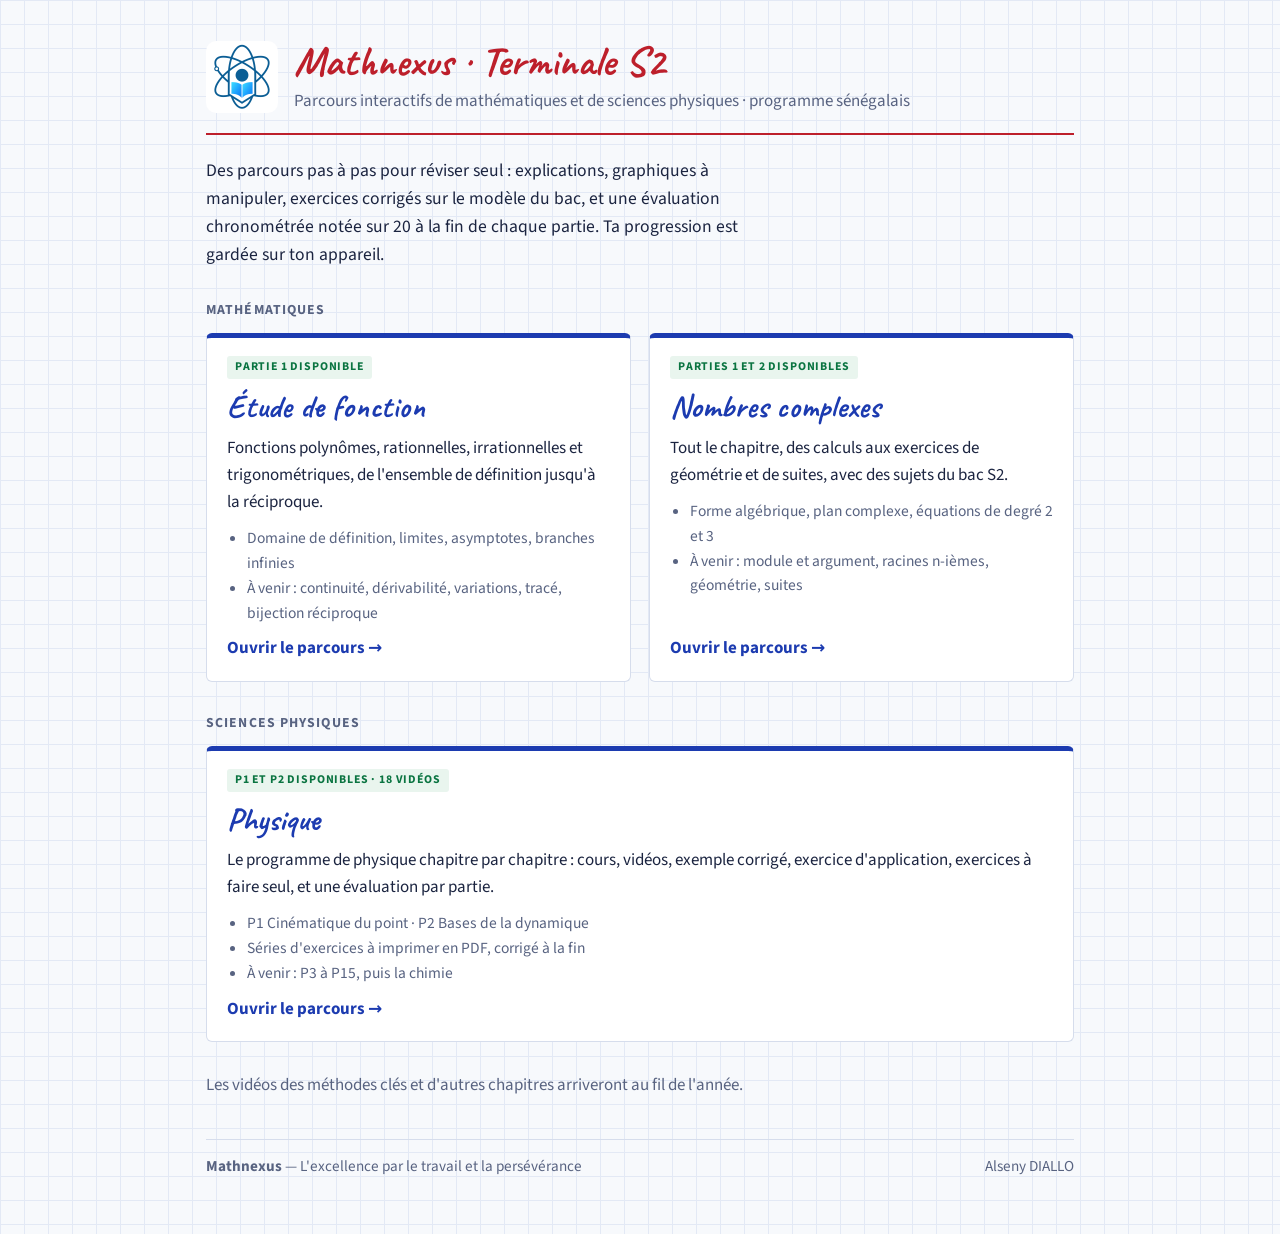
<file: index.html>
<!doctype html>
<html lang="fr">
<head>
<meta charset="utf-8">
<meta name="viewport" content="width=device-width, initial-scale=1">
<title>Mathnexus Terminale S2</title>
<meta name="description" content="Parcours interactifs de mathématiques pour la Terminale S2 (programme sénégalais) : étude de fonction, nombres complexes.">
<link rel="icon" href="assets/img/logo-mathnexus.png">
<style>
@font-face{font-family:'Caveat';font-style:normal;font-weight:500;font-display:swap;src:url(assets/fonts/caveat-latin-500-normal.woff2) format('woff2')}
@font-face{font-family:'Caveat';font-style:normal;font-weight:700;font-display:swap;src:url(assets/fonts/caveat-latin-700-normal.woff2) format('woff2')}
@font-face{font-family:'Kalam';font-style:normal;font-weight:400;font-display:swap;src:url(assets/fonts/kalam-latin-400-normal.woff2) format('woff2')}
@font-face{font-family:'Kalam';font-style:normal;font-weight:700;font-display:swap;src:url(assets/fonts/kalam-latin-700-normal.woff2) format('woff2')}
@font-face{font-family:'Source Sans 3';font-style:normal;font-weight:400;font-display:swap;src:url(assets/fonts/source-sans-3-latin-400-normal.woff2) format('woff2')}
@font-face{font-family:'Source Sans 3';font-style:normal;font-weight:600;font-display:swap;src:url(assets/fonts/source-sans-3-latin-600-normal.woff2) format('woff2')}
@font-face{font-family:'Source Sans 3';font-style:normal;font-weight:700;font-display:swap;src:url(assets/fonts/source-sans-3-latin-700-normal.woff2) format('woff2')}
:root{
  --paper:#f7f9fc; --surface:#ffffff; --ink:#1b2440; --muted:#586381; --line:#d6ddec; --grid:#e3e9f5;
  --pen:#1c3bb0; --pen-bg:#eef2fd; --rouge:#bd1f2b; --rouge-bg:#fdf2f2; --prof:#0a7441; --prof-bg:#e9f5ee;
  --btn-fg:#ffffff;
  --f-body:'Source Sans 3',system-ui,-apple-system,'Segoe UI',sans-serif;
  --f-hand:'Caveat','Segoe Print','Bradley Hand',cursive;
  --f-prof:'Kalam','Comic Sans MS','Segoe Print',cursive;
}
@media (prefers-color-scheme: dark){
  :root:not([data-theme="light"]){
    --paper:#141d1a; --surface:#1b2723; --ink:#eef2ea; --muted:#a6b5ab; --line:#33453d; --grid:#22302b;
    --pen:#a9c4ff; --pen-bg:#202d45; --rouge:#ff9d92; --rouge-bg:#372422; --prof:#8fe0ae; --prof-bg:#1e3329;
    --btn-fg:#10201a; color-scheme:dark;
  }
}
:root[data-theme="dark"]{
  --paper:#141d1a; --surface:#1b2723; --ink:#eef2ea; --muted:#a6b5ab; --line:#33453d; --grid:#22302b;
  --pen:#a9c4ff; --pen-bg:#202d45; --rouge:#ff9d92; --rouge-bg:#372422; --prof:#8fe0ae; --prof-bg:#1e3329;
  --btn-fg:#10201a; color-scheme:dark;
}
*{box-sizing:border-box}
[hidden]{display:none !important}
html,body{height:100%}
*{box-sizing:border-box}
body{background:var(--paper);color:var(--ink);font-family:var(--f-body);font-size:17px;line-height:1.6;margin:0;
 background-image:linear-gradient(var(--grid) 1px,transparent 1px),linear-gradient(90deg,var(--grid) 1px,transparent 1px);background-size:24px 24px}
main{max-width:900px;margin:0 auto;padding:40px 16px 56px}
.hd{display:grid;grid-template-columns:72px minmax(0,1fr);gap:16px;align-items:center;border-bottom:2px solid var(--rouge);padding-bottom:18px}
.hd img{width:72px;height:72px;border-radius:10px;display:block}
h1{font-family:var(--f-hand);font-size:2.6rem;line-height:1.05;margin:0;color:var(--rouge);font-weight:700}
.sub{margin:4px 0 0;color:var(--muted)}
.lead{font-size:1.1rem;margin:22px 0 26px;max-width:62ch}
.cards{display:grid;grid-template-columns:repeat(auto-fit,minmax(min(100%,330px),1fr));gap:18px}
.card{display:flex;flex-direction:column;gap:10px;background:var(--surface);border:1px solid var(--line);border-top:5px solid var(--pen);border-radius:6px;padding:18px 20px;color:inherit;text-decoration:none;transition:transform .15s,box-shadow .15s}
.card:hover,.card:focus-visible{transform:translateY(-2px);box-shadow:0 6px 18px rgba(0,0,0,.08)}
.card h2{font-family:var(--f-hand);font-size:2rem;line-height:1.1;margin:0;color:var(--pen)}
.card p{margin:0}
.card ul{margin:0;padding-left:20px;color:var(--muted);font-size:.97rem}
.state{display:flex;gap:8px;flex-wrap:wrap}
.badge{font-size:.74rem;letter-spacing:.07em;text-transform:uppercase;font-weight:700;padding:2px 8px;border-radius:3px;background:var(--prof-bg);color:var(--prof)}
.badge.soon{background:var(--grid);color:var(--muted)}
.go{margin-top:auto;font-weight:700;color:var(--pen)}
.soon-list{margin:30px 0 0;color:var(--muted)}
.sec{font-size:.86rem;letter-spacing:.08em;text-transform:uppercase;color:var(--muted);font-weight:700;margin:30px 0 12px}
footer{margin-top:40px;border-top:1px solid var(--line);padding-top:14px;color:var(--muted);font-size:.95rem;display:flex;justify-content:space-between;gap:12px;flex-wrap:wrap}
@media (max-width:600px){h1{font-size:2.1rem}.hd{grid-template-columns:56px minmax(0,1fr)}.hd img{width:56px;height:56px}}
</style>
</head>
<body>
<main>
  <header class="hd">
    <img src="assets/img/logo-mathnexus.png" alt="Logo Mathnexus">
    <div><h1>Mathnexus · Terminale S2</h1><p class="sub">Parcours interactifs de mathématiques et de sciences physiques · programme sénégalais</p></div>
  </header>
  <p class="lead">Des parcours pas à pas pour réviser seul : explications, graphiques à manipuler, exercices corrigés sur le modèle du bac, et une évaluation chronométrée notée sur 20 à la fin de chaque partie. Ta progression est gardée sur ton appareil.</p>
  <h2 class="sec">Mathématiques</h2>
  <div class="cards">
    <a class="card" href="etude-de-fonction.html">
      <div class="state"><span class="badge">Partie 1 disponible</span></div>
      <h2>Étude de fonction</h2>
      <p>Fonctions polynômes, rationnelles, irrationnelles et trigonométriques, de l'ensemble de définition jusqu'à la réciproque.</p>
      <ul><li>Domaine de définition, limites, asymptotes, branches infinies</li><li>À venir : continuité, dérivabilité, variations, tracé, bijection réciproque</li></ul>
      <span class="go">Ouvrir le parcours →</span>
    </a>
    <a class="card" href="nombres-complexes.html">
      <div class="state"><span class="badge">Parties 1 et 2 disponibles</span></div>
      <h2>Nombres complexes</h2>
      <p>Tout le chapitre, des calculs aux exercices de géométrie et de suites, avec des sujets du bac S2.</p>
      <ul><li>Forme algébrique, plan complexe, équations de degré 2 et 3</li><li>À venir : module et argument, racines n-ièmes, géométrie, suites</li></ul>
      <span class="go">Ouvrir le parcours →</span>
    </a>
  </div>
  <h2 class="sec">Sciences physiques</h2>
  <div class="cards">
    <a class="card" href="physique/index.html">
      <div class="state"><span class="badge">P1 et P2 disponibles · 18 vidéos</span></div>
      <h2>Physique</h2>
      <p>Le programme de physique chapitre par chapitre : cours, vidéos, exemple corrigé, exercice d'application, exercices à faire seul, et une évaluation par partie.</p>
      <ul><li>P1 Cinématique du point · P2 Bases de la dynamique</li><li>Séries d'exercices à imprimer en PDF, corrigé à la fin</li><li>À venir : P3 à P15, puis la chimie</li></ul>
      <span class="go">Ouvrir le parcours →</span>
    </a>
  </div>
  <p class="soon-list">Les vidéos des méthodes clés et d'autres chapitres arriveront au fil de l'année.</p>
  <footer><span><strong>Mathnexus</strong> — L'excellence par le travail et la persévérance</span><span>Alseny DIALLO</span></footer>
</main>
</body>
</html>
</file>
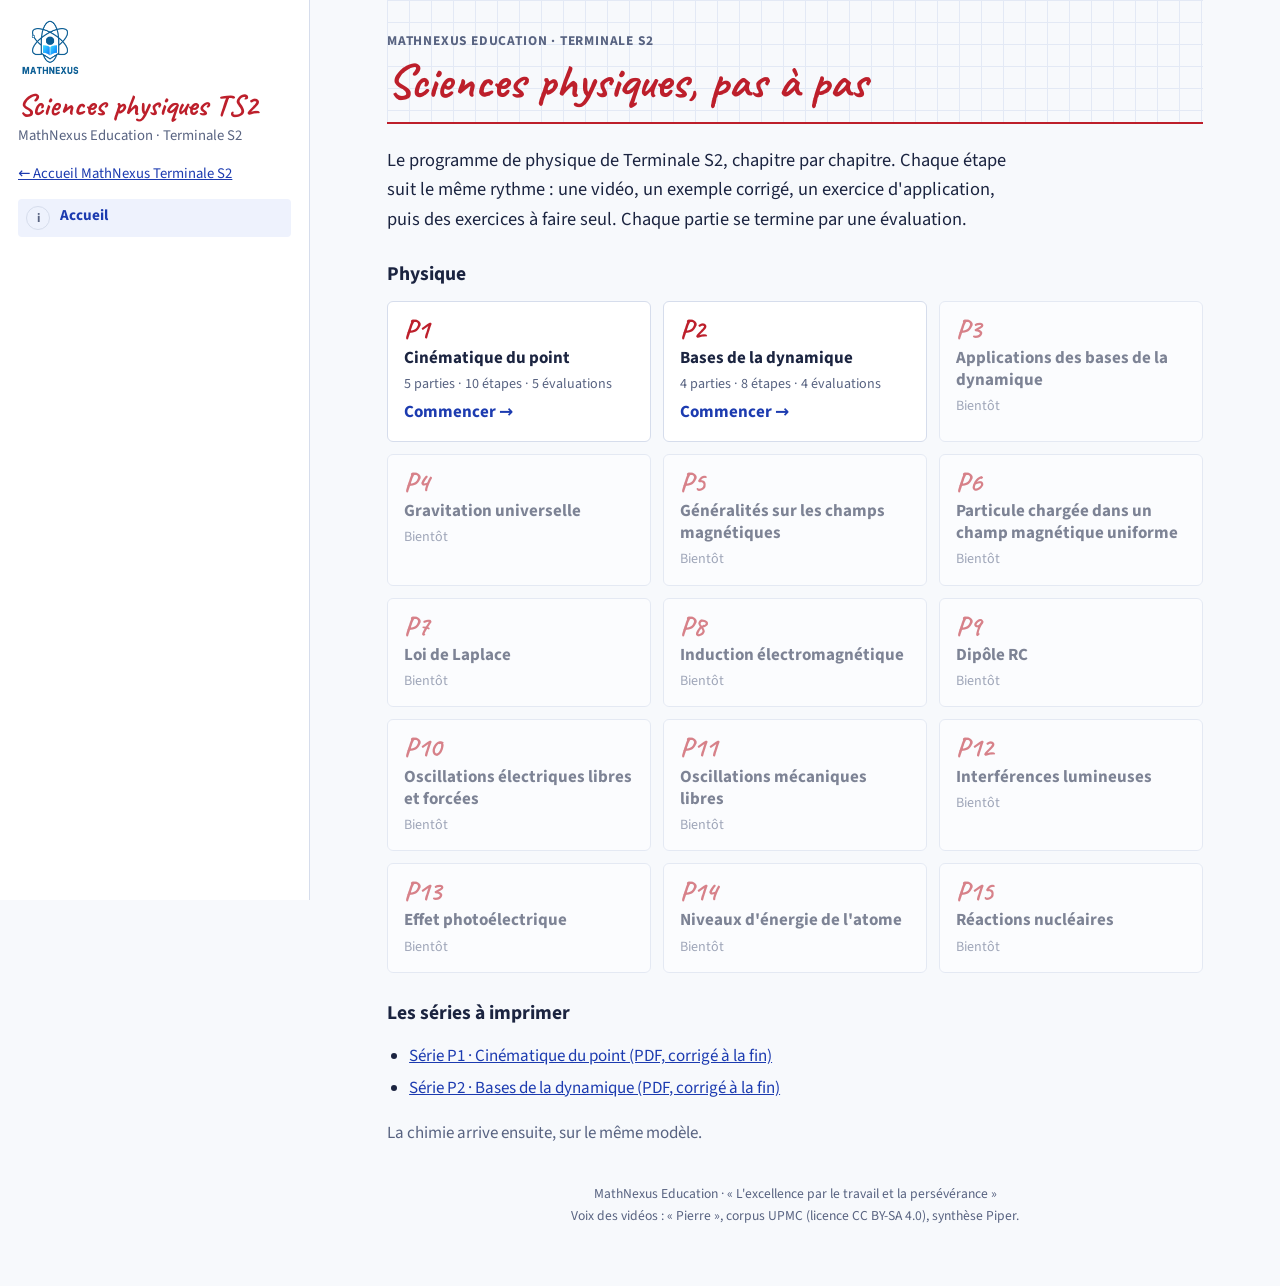
<file: physique/index.html>
<!doctype html>
<html lang="fr">
<head>
<meta charset="utf-8">
<meta name="viewport" content="width=device-width, initial-scale=1, viewport-fit=cover">
<title>Sciences physiques TS2</title>
<meta name="description" content="Sciences physiques Terminale S2 : vidéos, exercices corrigés et évaluations, chapitre par chapitre.">
<link rel="icon" href="assets/logo.png">
<style>

/* Polices et MathJax sont dans assets/ : le site fonctionne sans connexion. */
@font-face{font-family:'Caveat';font-style:normal;font-weight:500;font-display:swap;src:url(assets/fonts/caveat-latin-500-normal.woff2) format('woff2')}
@font-face{font-family:'Caveat';font-style:normal;font-weight:700;font-display:swap;src:url(assets/fonts/caveat-latin-700-normal.woff2) format('woff2')}
@font-face{font-family:'Kalam';font-style:normal;font-weight:400;font-display:swap;src:url(assets/fonts/kalam-latin-400-normal.woff2) format('woff2')}
@font-face{font-family:'Kalam';font-style:normal;font-weight:700;font-display:swap;src:url(assets/fonts/kalam-latin-700-normal.woff2) format('woff2')}
@font-face{font-family:'Source Sans 3';font-style:normal;font-weight:400;font-display:swap;src:url(assets/fonts/source-sans-3-latin-400-normal.woff2) format('woff2')}
@font-face{font-family:'Source Sans 3';font-style:normal;font-weight:600;font-display:swap;src:url(assets/fonts/source-sans-3-latin-600-normal.woff2) format('woff2')}
@font-face{font-family:'Source Sans 3';font-style:normal;font-weight:700;font-display:swap;src:url(assets/fonts/source-sans-3-latin-700-normal.woff2) format('woff2')}
/* Mise en page : un cahier de cours. Sommaire à gauche (les étapes dans l'ordre), une étape à la fois à droite.
   Clair = page de cahier quadrillée (encre bleue, titres rouges, stylo vert du prof). Sombre = tableau noir et craies. */
:root{
  --paper:#f7f9fc; --surface:#ffffff; --ink:#1b2440; --muted:#586381; --line:#d6ddec; --grid:#e3e9f5;
  --pen:#1c3bb0; --pen-bg:#eef2fd; --rouge:#bd1f2b; --rouge-bg:#fdf2f2; --prof:#0a7441; --prof-bg:#e9f5ee;
  --btn-fg:#ffffff;
  --f-body:'Source Sans 3',system-ui,-apple-system,'Segoe UI',sans-serif;
  --f-hand:'Caveat','Segoe Print','Bradley Hand',cursive;
  --f-prof:'Kalam','Comic Sans MS','Segoe Print',cursive;
}
@media (prefers-color-scheme: dark){
  :root:not([data-theme="light"]){
    --paper:#141d1a; --surface:#1b2723; --ink:#eef2ea; --muted:#a6b5ab; --line:#33453d; --grid:#22302b;
    --pen:#a9c4ff; --pen-bg:#202d45; --rouge:#ff9d92; --rouge-bg:#372422; --prof:#8fe0ae; --prof-bg:#1e3329;
    --btn-fg:#10201a; color-scheme:dark;
  }
}
:root[data-theme="dark"]{
  --paper:#141d1a; --surface:#1b2723; --ink:#eef2ea; --muted:#a6b5ab; --line:#33453d; --grid:#22302b;
  --pen:#a9c4ff; --pen-bg:#202d45; --rouge:#ff9d92; --rouge-bg:#372422; --prof:#8fe0ae; --prof-bg:#1e3329;
  --btn-fg:#10201a; color-scheme:dark;
}
*{box-sizing:border-box}
[hidden]{display:none !important}
html,body{height:100%}
body{background:var(--paper);color:var(--ink);font-family:var(--f-body);font-size:17px;line-height:1.6;margin:0}
a{color:var(--pen)}
button{font:inherit;color:inherit}
:focus-visible{outline:3px solid var(--pen);outline-offset:2px}

.app{display:grid;grid-template-columns:310px minmax(0,1fr);min-height:100%}

/* ---------- sommaire ---------- */
.side{background:var(--surface);border-right:1px solid var(--line);position:sticky;top:0;align-self:start;height:100vh;height:100dvh;overflow-y:auto;overscroll-behavior:contain;
  padding-block:20px 28px;padding-left:max(18px,env(safe-area-inset-left,0px));padding-right:18px}
.brand{font-family:var(--f-hand);font-weight:700;font-size:1.9rem;line-height:1.05;color:var(--rouge);margin:0 0 2px}
.brand-sub{margin:0 0 14px;color:var(--muted);font-size:.92rem}
.prog{margin:0 0 18px}
.prog-bar{height:8px;border-radius:4px;background:var(--grid);overflow:hidden}
.prog-fill{height:100%;width:0;background:var(--prof);transition:width .3s}
.prog-txt{margin:6px 0 0;font-size:.88rem;color:var(--muted);font-variant-numeric:tabular-nums}
.nav-part{margin:16px 0 6px;font-size:.78rem;letter-spacing:.07em;text-transform:uppercase;color:var(--muted);font-weight:700}
.nav-list{list-style:none;margin:0;padding:0;display:flex;flex-direction:column;gap:2px}
.nav-list a{display:grid;grid-template-columns:26px minmax(0,1fr);gap:8px;align-items:start;padding:7px 8px;border-radius:4px;text-decoration:none;color:var(--ink);font-size:.95rem;line-height:1.3}
.nav-list a:hover{background:var(--pen-bg)}
.nav-list a[aria-current="page"]{background:var(--pen-bg);color:var(--pen);font-weight:700}
.nav-n{display:inline-grid;place-items:center;width:24px;height:24px;border-radius:50%;border:1.5px solid var(--line);font-size:.78rem;font-weight:700;color:var(--muted);font-variant-numeric:tabular-nums}
.nav-list a.done .nav-n{background:var(--prof);border-color:var(--prof);color:var(--btn-fg)}

/* ---------- barre mobile ---------- */
.topbar{display:none}
.scrim{display:none}

/* ---------- étape ---------- */
.main{min-width:0;padding-block:0 60px}
.lesson{max-width:860px;margin:0 auto;padding-left:max(22px,env(safe-area-inset-left,0px));padding-right:max(22px,env(safe-area-inset-right,0px))}
.lhead{padding:30px 0 16px;margin:0 0 6px;
  background-image:linear-gradient(var(--grid) 1px,transparent 1px),linear-gradient(90deg,var(--grid) 1px,transparent 1px);background-size:22px 22px;
  border-bottom:2px solid var(--rouge)}
.eyebrow{margin:0 0 4px;font-size:.84rem;letter-spacing:.06em;text-transform:uppercase;color:var(--muted);font-weight:700;display:flex;gap:12px;flex-wrap:wrap;align-items:baseline}
.eyebrow .meta{letter-spacing:0;text-transform:none;font-weight:600;color:var(--prof)}
.lhead h2{font-family:var(--f-hand);font-weight:700;font-size:clamp(2.1rem,5.2vw,3rem);line-height:1.05;margin:0;color:var(--rouge);text-wrap:balance}
.lbody{display:flex;flex-direction:column;gap:14px;padding-top:16px}
.lbody > p,.lbody > ul,.lbody > ol{margin:0;max-width:70ch}
.lbody ul,.lbody ol{padding-left:1.3em}
.lbody li{margin:4px 0}
.lbody h3{font-size:1.22rem;margin:14px 0 0;line-height:1.25;text-wrap:balance}
.lead{font-size:1.15rem}
.objectif{font-size:1.08rem;color:var(--muted);font-weight:600}
.objectif::before{content:"Objectif : ";color:var(--pen);font-weight:700}

mjx-container[display="true"]{overflow-x:auto;overflow-y:hidden;max-width:100%;padding:4px 0;margin:.5em 0 !important}
mjx-container{color:inherit;position:relative}
.table-wrap,.copie,.exo{position:relative}

.lab{margin:0 0 6px;font-size:.78rem;letter-spacing:.07em;text-transform:uppercase;font-weight:700;font-family:var(--f-body)}
.retenir{border:2px solid var(--rouge);border-radius:4px;background:var(--rouge-bg);padding:12px 16px}
.retenir .lab{color:var(--rouge)}
.retenir p,.retenir ul,.retenir ol{margin:6px 0}
.retenir ul,.retenir ol{padding-left:1.3em}
.prof{background:var(--prof-bg);border-radius:4px;padding:12px 16px;color:var(--prof);font-family:var(--f-prof);font-size:1rem;line-height:1.55}
.prof .lab{color:var(--prof)}
.prof p,.prof ul{margin:4px 0}
.prof ul{padding-left:1.2em}
.copie{border:1px solid var(--line);border-radius:3px;padding:14px 16px 12px;color:var(--pen);font-family:var(--f-hand);font-size:1.42rem;line-height:1.5;min-width:0;
  background-color:var(--surface);
  background-image:linear-gradient(var(--grid) 1px,transparent 1px),linear-gradient(90deg,var(--grid) 1px,transparent 1px);background-size:22px 22px}
.copie .lab{color:var(--muted)}
.copie p{margin:4px 0}
.copie mjx-container{font-size:.82em}
.copie u{text-decoration-thickness:1.5px;text-underline-offset:3px}

.video{margin:6px 0;display:flex;flex-direction:column;gap:6px}
.video video{width:100%;max-width:100%;aspect-ratio:16/9;background:#101614;border-radius:4px;border:1px solid var(--line);display:block}
.video figcaption{font-size:.95rem;color:var(--muted);display:flex;gap:8px;flex-wrap:wrap;align-items:baseline}
.tag{font-size:.74rem;letter-spacing:.07em;text-transform:uppercase;font-weight:700;color:var(--btn-fg);background:var(--pen);padding:2px 7px;border-radius:3px}
.dur{font-variant-numeric:tabular-nums}

.table-wrap{overflow-x:auto;max-width:100%}
table{border-collapse:collapse;width:100%;min-width:480px;font-size:.98rem}
th,td{border:1px solid var(--line);padding:8px 10px;text-align:left;vertical-align:top}
th{background:var(--pen-bg);font-weight:700}

.exos-h{border-top:1px solid var(--line);padding-top:18px;margin-top:18px !important}
.exo{border:1px solid var(--line);border-radius:4px;background:var(--surface);padding:14px 16px;display:flex;flex-direction:column;gap:8px;min-width:0}
.exo-n{margin:0;font-weight:700;color:var(--pen);font-size:.86rem;letter-spacing:.06em;text-transform:uppercase}
.exo-q p{margin:4px 0}
.exo details{display:flex;flex-direction:column;gap:10px}
.exo summary{cursor:pointer;font-weight:700;color:var(--pen);padding:6px 0;width:max-content;max-width:100%}
.exo details[open] summary{margin-bottom:8px}
.exo details > * + *{margin-top:10px}

.howto{display:grid;grid-template-columns:repeat(auto-fit,minmax(210px,1fr));gap:12px}
.howto > div{border:1px solid var(--line);border-radius:4px;background:var(--surface);padding:12px 14px}
.howto p{margin:0}
.howto .num{font-family:var(--f-hand);font-weight:700;font-size:2rem;line-height:1;color:var(--rouge);margin-bottom:4px}

.chrono{border:2px solid var(--pen);border-radius:4px;background:var(--pen-bg);padding:14px 16px;display:flex;flex-direction:column;gap:6px;align-items:flex-start}
.chrono-lab{margin:0;font-weight:700}
.chrono-t{margin:0;font-size:3rem;line-height:1;font-weight:700;font-variant-numeric:tabular-nums;color:var(--pen)}
.chrono-b{display:flex;gap:10px;flex-wrap:wrap}
.chrono-end{margin:0;font-weight:700;color:var(--rouge)}

.btn{border:1.5px solid var(--pen);background:var(--pen);color:var(--btn-fg);font-weight:700;padding:10px 16px;border-radius:4px;cursor:pointer;text-decoration:none;display:inline-block;line-height:1.2}
.btn.ghost{background:transparent;color:var(--pen)}
.btn[disabled]{opacity:.45;cursor:default}
.pager{max-width:860px;margin:30px auto 0;padding-left:max(22px,env(safe-area-inset-left,0px));padding-right:max(22px,env(safe-area-inset-right,0px));display:flex;gap:12px;flex-wrap:wrap;justify-content:space-between;align-items:center}
.pager .right{display:flex;gap:12px;flex-wrap:wrap;align-items:center}
.done-note{color:var(--prof);font-weight:700;margin:0}
.linkbtn{background:none;border:0;padding:4px 0;color:var(--muted);font-size:.88rem;text-decoration:underline;text-underline-offset:3px;cursor:pointer}
.linkbtn:hover{color:var(--pen)}
.linkbtn.warn{color:var(--rouge);font-weight:700}
.prog .linkbtn{margin-top:4px}
.lesson{scroll-margin-top:70px;overflow-x:hidden;overflow-x:clip} /* le texte caché de MathJax pour lecteurs d'écran ne doit pas élargir la page */
.video .hint{display:none;font-size:.88rem;color:var(--muted);margin:0}

@media (max-width: 880px){
  .app{display:block}
  .topbar{display:flex;position:sticky;top:env(safe-area-inset-top,0px);z-index:20;background:var(--surface);border-bottom:1px solid var(--line);
    padding-block:8px;padding-left:max(16px,env(safe-area-inset-left,0px));padding-right:max(16px,env(safe-area-inset-right,0px));gap:12px;align-items:center;justify-content:space-between}
  body::before{content:"";position:fixed;inset:0 0 auto;height:env(safe-area-inset-top,0px);z-index:10;background:var(--surface)}
  .topbar .brand{font-size:1.45rem;margin:0}
  .topbar .mini{font-size:.85rem;color:var(--muted);font-variant-numeric:tabular-nums;margin:0}
  .side{position:fixed;inset:0 auto 0 0;width:min(88vw,330px);z-index:40;transform:translateX(-102%);transition:transform .22s;
    /* align-self:start (utile sur ordinateur) empêchait le panneau de prendre la hauteur de l'écran : il ne défilait plus */
    align-self:auto;height:100%;height:100dvh;max-height:100dvh;overflow-y:auto;overscroll-behavior:contain;-webkit-overflow-scrolling:touch;
    padding-top:calc(18px + env(safe-area-inset-top,0px));padding-bottom:calc(24px + env(safe-area-inset-bottom,0px))}
  .side.open{transform:none;box-shadow:0 0 40px rgba(0,0,0,.35)}
  .scrim{display:block;position:fixed;inset:0;z-index:30;background:rgba(10,16,30,.45)}
  .lesson,.pager{padding-left:max(16px,env(safe-area-inset-left,0px));padding-right:max(16px,env(safe-area-inset-right,0px))}
  .lhead{padding-top:20px}
  body{font-size:16.5px}
  .copie{font-size:1.3rem;padding:12px 12px 10px}
  .pager .btn{flex:1 1 auto;text-align:center}
  .video .hint{display:block}
}
@media (prefers-reduced-motion: reduce){.side,.prog-fill{transition:none}}

/* ---- ajouts du site Sciences physiques TS2 ---- */
.logo{display:inline-block;margin:0 0 6px}
.logo img{display:block;width:64px;height:auto}
.exemple{border:1px solid var(--line);border-left:4px solid var(--pen);border-radius:4px;background:var(--surface);padding:14px 16px;display:flex;flex-direction:column;gap:8px;min-width:0}
.exemple > p,.exemple > ol,.exemple > ul{margin:0}
.exo.appli{border-left:4px solid var(--prof)}
.exo.eval{border-left:4px solid var(--rouge)}
.exo-q ol.q,.exemple ol.q{padding-left:1.4em;margin:6px 0}
.copie ol.q{padding-left:1.3em}
.pts{float:right;color:var(--rouge);letter-spacing:0;text-transform:none}
.consigne{color:var(--muted);font-style:italic;margin:-6px 0 0 !important}
.disp{margin:0;overflow-x:auto}
.video-attente{border:2px dashed var(--line);border-radius:4px;padding:14px 16px;background:var(--surface)}
.video-attente .lab{color:var(--pen)}
.video-attente p{margin:4px 0}
.note{border:2px solid var(--rouge);border-radius:4px;background:var(--rouge-bg);padding:12px 16px}
.note label{font-weight:700}
.note input{font:inherit;width:6.5em;padding:6px 8px;margin-left:6px;border:1.5px solid var(--line);border-radius:4px;background:var(--surface);color:var(--ink)}
.note-msg{margin:8px 0 0;font-weight:700}
.note-msg.ok{color:var(--prof)}
.note-msg.ko{color:var(--rouge)}
.cards{display:grid;grid-template-columns:repeat(auto-fill,minmax(220px,1fr));gap:12px}
.card{display:flex;flex-direction:column;gap:4px;border:1px solid var(--line);border-radius:6px;background:var(--surface);padding:14px 16px;text-decoration:none;color:var(--ink);min-width:0}
a.card:hover{border-color:var(--pen);background:var(--pen-bg)}
.card.off{opacity:.55}
.c-code{font-family:var(--f-hand);font-size:1.7rem;font-weight:700;color:var(--rouge);line-height:1}
.c-t{font-weight:700;line-height:1.3}
.c-m{font-size:.88rem;color:var(--muted)}
.c-go{margin-top:auto;font-weight:700;color:var(--pen)}
.muted{color:var(--muted)}
.foot{max-width:860px;margin:36px auto 0;padding:0 22px;color:var(--muted);font-size:.85rem;text-align:center}
.qcm{border:1px solid var(--line);border-left:4px solid var(--pen);border-radius:4px;background:var(--surface);padding:12px 16px;display:flex;flex-direction:column;gap:10px}
.qcm .lab{color:var(--pen);margin:0}
.qcm > p.muted{margin:0;font-size:.95rem}
.q1{border-top:1px dashed var(--line);padding-top:10px}
.qq{margin:0 0 8px;font-weight:600}
.opts{display:flex;flex-wrap:wrap;gap:8px}
.opt{border:1.5px solid var(--line);background:var(--paper);border-radius:4px;padding:8px 12px;cursor:pointer;text-align:left;line-height:1.3;max-width:100%}
.opt:hover{border-color:var(--pen)}
.opt.bon{border-color:var(--prof);background:var(--prof-bg);color:var(--prof);font-weight:700}
.opt.faux{border-color:var(--rouge);background:var(--rouge-bg);color:var(--rouge)}
.qfb,.cfb{margin:8px 0 0;font-weight:700}
.qfb.ok,.cfb.ok{color:var(--prof)} .qfb.ko,.cfb.ko{color:var(--rouge)}
.qex{margin-top:6px;color:var(--muted);font-size:.97rem}
.qex p{margin:4px 0}
.indices,.verif{border-top:1px dashed var(--line);padding-top:8px;display:flex;flex-direction:column;gap:6px}
.indices .lab,.verif .lab{color:var(--muted);margin:0}
.indice summary{cursor:pointer;color:var(--prof);font-weight:700}
.indice p{margin:4px 0 4px 1em}
.chk label{font-weight:600}
.chk input{font:inherit;width:7.5em;padding:5px 8px;border:1.5px solid var(--line);border-radius:4px;background:var(--surface);color:var(--ink)}
.btn.small{padding:5px 10px;font-size:.92rem}
.chk .cfb{margin:4px 0 0}
.pieges{border:2px dashed var(--rouge);border-radius:4px;padding:10px 16px;background:var(--surface)}
.pieges .lab{color:var(--rouge)} .pieges ul{margin:4px 0;padding-left:1.2em}
.graphe{margin:4px 0;max-width:100%;overflow-x:auto}
.graphe svg{display:block;max-width:100%;height:auto}
.simu{border:1px solid var(--line);border-radius:4px;background:var(--surface);padding:12px 16px}
.simu input[type=range]{width:100%}
.simu .ctl{display:grid;grid-template-columns:auto minmax(0,1fr) 5em;gap:8px;align-items:center}

</style>
<script>window.MathJax = {
  tex: { inlineMath: [['\\(','\\)']], displayMath: [['\\[','\\]']],
    macros: { vect: ['\\overrightarrow{#1}',1], U: ['\\,\\mathrm{#1}',1], ms: '\\,\\mathrm{m\\cdot s^{-1}}', mss: '\\,\\mathrm{m\\cdot s^{-2}}',
      dd: '\\mathrm{d}', R: '\\mathbb{R}' } },
  svg: { fontCache: 'global' }, startup: { typeset: false }
};</script>
<script src="assets/mathjax/tex-svg.js" defer></script>
</head>
<body>
<div class="app">
  <div class="topbar">
    <button type="button" class="btn ghost" id="menu-btn" aria-controls="side" aria-expanded="false">Sommaire</button>
    <p class="brand">Sciences physiques TS2</p>
    <p class="mini" id="mini-prog"></p>
  </div>
  <div class="scrim" id="scrim" hidden></div>
  <nav class="side" id="side" aria-label="Sommaire">
    <a class="logo" href="index.html"><img src="assets/logo.png" alt="MathNexus Education" width="64" height="55"></a>
    <p class="brand">Sciences physiques TS2</p>
    <p class="brand-sub">MathNexus Education · Terminale S2</p>
    <p class='brand-sub'><a href='../index.html'>← Accueil MathNexus Terminale S2</a></p>
    <div class="prog">
      <div class="prog-bar"><div class="prog-fill" id="prog-fill"></div></div>
      <p class="prog-txt" id="prog-txt"></p>
      <button type="button" class="linkbtn" id="reset" hidden>Remettre ma progression à zéro</button>
    </div>
    <div id="nav"></div>
  </nav>
  <main class="main" id="main">
<section class='lesson' id='accueil' data-part='' data-title='Accueil' hidden>
<header class='lhead'><p class='eyebrow'>MathNexus Education · Terminale S2</p><h2>Sciences physiques, pas à pas</h2></header><div class='lbody'>
<p class='lead'>Le programme de physique de Terminale S2, chapitre par chapitre. Chaque étape suit le même rythme : une vidéo, un exemple corrigé, un exercice d'application, puis des exercices à faire seul. Chaque partie se termine par une évaluation.</p>
<h3>Physique</h3>
<div class='cards'><a class='card' href='p1.html'><span class='c-code'>P1</span><span class='c-t'>Cinématique du point</span><span class='c-m'>5 parties · 10 étapes · 5 évaluations</span><span class='c-go'>Commencer →</span></a><a class='card' href='p2.html'><span class='c-code'>P2</span><span class='c-t'>Bases de la dynamique</span><span class='c-m'>4 parties · 8 étapes · 4 évaluations</span><span class='c-go'>Commencer →</span></a><div class='card off'><span class='c-code'>P3</span><span class='c-t'>Applications des bases de la dynamique</span><span class='c-m'>Bientôt</span></div><div class='card off'><span class='c-code'>P4</span><span class='c-t'>Gravitation universelle</span><span class='c-m'>Bientôt</span></div><div class='card off'><span class='c-code'>P5</span><span class='c-t'>Généralités sur les champs magnétiques</span><span class='c-m'>Bientôt</span></div><div class='card off'><span class='c-code'>P6</span><span class='c-t'>Particule chargée dans un champ magnétique uniforme</span><span class='c-m'>Bientôt</span></div><div class='card off'><span class='c-code'>P7</span><span class='c-t'>Loi de Laplace</span><span class='c-m'>Bientôt</span></div><div class='card off'><span class='c-code'>P8</span><span class='c-t'>Induction électromagnétique</span><span class='c-m'>Bientôt</span></div><div class='card off'><span class='c-code'>P9</span><span class='c-t'>Dipôle RC</span><span class='c-m'>Bientôt</span></div><div class='card off'><span class='c-code'>P10</span><span class='c-t'>Oscillations électriques libres et forcées</span><span class='c-m'>Bientôt</span></div><div class='card off'><span class='c-code'>P11</span><span class='c-t'>Oscillations mécaniques libres</span><span class='c-m'>Bientôt</span></div><div class='card off'><span class='c-code'>P12</span><span class='c-t'>Interférences lumineuses</span><span class='c-m'>Bientôt</span></div><div class='card off'><span class='c-code'>P13</span><span class='c-t'>Effet photoélectrique</span><span class='c-m'>Bientôt</span></div><div class='card off'><span class='c-code'>P14</span><span class='c-t'>Niveaux d'énergie de l'atome</span><span class='c-m'>Bientôt</span></div><div class='card off'><span class='c-code'>P15</span><span class='c-t'>Réactions nucléaires</span><span class='c-m'>Bientôt</span></div></div>
<h3>Les séries à imprimer</h3><ul><li><a href='series/Serie-P1-Cinematique.pdf'>Série P1 · Cinématique du point (PDF, corrigé à la fin)</a></li><li><a href='series/Serie-P2-Dynamique.pdf'>Série P2 · Bases de la dynamique (PDF, corrigé à la fin)</a></li></ul>
<p class='muted'>La chimie arrive ensuite, sur le même modèle.</p>
</div></section>
    <div class="pager">
      <a class="btn ghost" id="prev" href="#">← Étape précédente</a>
      <div class="right">
        <p class="done-note" id="done-note" hidden>Étape validée ✓</p>
        <button type="button" class="linkbtn" id="undo" hidden>Annuler</button>
        <a class="btn" id="next" href="#">Étape suivante →</a>
      </div>
    </div>
    <footer class="foot">MathNexus Education · « L'excellence par le travail et la persévérance »<br>Voix des vidéos : « Pierre », corpus UPMC (licence CC BY-SA 4.0), synthèse Piper.</footer>
  </main>
</div>
<script>
var PARCOURS_KEY = "ts2-accueil";

window.SIMU = window.SIMU || {};
SIMU.phase = function(el){
  var xm = el.querySelector('#s-xm'), tt = el.querySelector('#s-t'), ph = el.querySelector('#s-phi'), svg = el.querySelector('.s-svg'), txt = el.querySelector('.s-txt');
  function frac(k){ if (k === 0) return '0'; var g = function(a,b){ return b ? g(b, a % b) : a; }, d = g(Math.abs(k), 12), n = k / d, q = 12 / d;
    return (n < 0 ? '−' : '') + (Math.abs(n) === 1 ? '' : Math.abs(n)) + 'π' + (q === 1 ? '' : '/' + q); }
  function draw(){
    var A = +xm.value, T = +tt.value, k = +ph.value, p = k * Math.PI / 12, w = 2 * Math.PI / T;
    xm.nextElementSibling.textContent = String(A).replace('.', ',');
    tt.nextElementSibling.textContent = String(T).replace('.', ',');
    ph.nextElementSibling.textContent = frac(k);
    var X = function(t){ return 40 + t * 540; }, Y = function(x){ return 130 - x * 22; }, s = '';
    s += "<line x1='40' y1='130' x2='590' y2='130' stroke='var(--ink)'/><line x1='40' y1='15' x2='40' y2='245' stroke='var(--ink)'/>";
    s += "<line x1='40' y1='" + Y(A) + "' x2='590' y2='" + Y(A) + "' stroke='var(--grid)' stroke-dasharray='4 4'/><line x1='40' y1='" + Y(-A) + "' x2='590' y2='" + Y(-A) + "' stroke='var(--grid)' stroke-dasharray='4 4'/>";
    s += "<text x='586' y='148' font-size='13' text-anchor='end' fill='var(--muted)'>t = 1 s</text><text x='46' y='24' font-size='13' fill='var(--muted)'>x (cm)</text>";
    var pts = []; for (var i = 0; i <= 300; i++){ var t = i / 300; pts.push(X(t).toFixed(1) + ',' + Y(A * Math.cos(w * t + p)).toFixed(1)); }
    s += "<polyline points='" + pts.join(' ') + "' fill='none' stroke='var(--pen)' stroke-width='2.4'/>";
    var x0 = A * Math.cos(p), v0 = -A * w * Math.sin(p);
    s += "<circle cx='40' cy='" + Y(x0).toFixed(1) + "' r='5' fill='var(--rouge)'/>";
    svg.innerHTML = s;
    var sens = Math.abs(Math.sin(p)) < 1e-9 ? 'il est à une extrémité, sa vitesse est nulle' : (v0 > 0 ? 'il part dans le sens positif (la courbe monte)' : 'il part dans le sens négatif (la courbe descend)');
    txt.innerHTML = 'À t = 0 : x₀ = X<sub>m</sub> cos φ = ' + x0.toFixed(2).replace('.', ',') + ' cm, et ' + sens + '. Change le signe de φ : x₀ ne bouge pas, mais le sens s’inverse.';
  }
  [xm, tt, ph].forEach(function(r){ r.addEventListener('input', draw); }); draw();
};

(function(){
  var lessons = Array.prototype.slice.call(document.querySelectorAll('.lesson'));
  var ids = lessons.map(function(s){ return s.id; });
  var KEY = PARCOURS_KEY;
  var done = {};
  try { done = JSON.parse(localStorage.getItem(KEY) || '{}') || {}; } catch(e){ done = {}; }
  function save(){ try { localStorage.setItem(KEY, JSON.stringify(done)); } catch(e){} }

  // ----- sommaire -----
  var nav = document.getElementById('nav'), html = '', part = null, n = 0;
  lessons.forEach(function(s){
    var p = s.dataset.part || '';
    if (p !== part){ if (part !== null) html += '</ol>'; html += (p ? '<p class="nav-part">' + p + '</p>' : '') + '<ol class="nav-list">'; part = p; }
    var num = s.id === 'accueil' ? 'i' : String(++n);
    html += '<li><a href="#' + s.id + '" data-id="' + s.id + '"><span class="nav-n">' + num + '</span><span>' + s.dataset.title + '</span></a></li>';
  });
  nav.innerHTML = html + '</ol>';
  var links = Array.prototype.slice.call(nav.querySelectorAll('a'));
  var total = ids.length - 1;

  links.forEach(function(a){ a.dataset.num = a.querySelector('.nav-n').textContent; });
  var resetBtn = document.getElementById('reset');

  function refreshProgress(){
    var c = 0;
    links.forEach(function(a){
      var d = !!done[a.dataset.id] && a.dataset.id !== 'accueil';
      a.classList.toggle('done', d);
      a.querySelector('.nav-n').textContent = d ? '✓' : a.dataset.num;
      if (d) c++;
    });
    document.getElementById('prog-fill').style.width = (100 * c / total) + '%';
    document.getElementById('prog-txt').textContent = c + ' étape' + (c > 1 ? 's' : '') + ' validée' + (c > 1 ? 's' : '') + ' sur ' + total;
    document.getElementById('mini-prog').textContent = c + ' / ' + total;
    resetBtn.hidden = c === 0;
    disarmReset();
  }

  // remise à zéro : deux appuis, sans fenêtre de confirmation
  var armed = false, armTimer = null;
  function disarmReset(){ armed = false; clearTimeout(armTimer); resetBtn.textContent = 'Remettre ma progression à zéro'; resetBtn.classList.remove('warn'); }
  resetBtn.addEventListener('click', function(){
    if (!armed){ armed = true; resetBtn.textContent = 'Appuie encore pour tout effacer'; resetBtn.classList.add('warn'); armTimer = setTimeout(disarmReset, 5000); return; }
    done = {}; save(); refreshProgress(); refreshDone();
  });

  // ----- formules : rendues à l'ouverture de l'étape -----
  var typeset = {};
  function renderMath(el){
    if (typeset[el.id] || !window.MathJax || !MathJax.typesetPromise) return;
    typeset[el.id] = true;
    MathJax.typesetPromise([el]).catch(function(){ typeset[el.id] = false; });
  }

  var side = document.getElementById('side'), scrim = document.getElementById('scrim'), menuBtn = document.getElementById('menu-btn');
  function closeMenu(){ side.classList.remove('open'); scrim.hidden = true; menuBtn.setAttribute('aria-expanded','false'); }
  menuBtn.addEventListener('click', function(){
    var o = !side.classList.contains('open');
    side.classList.toggle('open', o); scrim.hidden = !o; menuBtn.setAttribute('aria-expanded', String(o));
  });
  scrim.addEventListener('click', closeMenu);

  var prev = document.getElementById('prev'), next = document.getElementById('next'), doneNote = document.getElementById('done-note'), undo = document.getElementById('undo');
  var current = 0;
  function refreshDone(){ var d = !!done[ids[current]] && current > 0; doneNote.hidden = !d; undo.hidden = !d; }
  undo.addEventListener('click', function(){ delete done[ids[current]]; save(); refreshProgress(); refreshDone(); });
  function show(id, scroll){
    var i = ids.indexOf(id); if (i < 0) i = 0;
    current = i;
    document.querySelectorAll('video').forEach(function(v){ try { v.pause(); } catch(e){} });
    lessons.forEach(function(s, k){ s.hidden = k !== i; });
    links.forEach(function(a){ if (a.dataset.id === ids[i]) a.setAttribute('aria-current','page'); else a.removeAttribute('aria-current'); });
    renderMath(lessons[i]);
    prev.hidden = i === 0;
    if (i > 0) prev.setAttribute('href', '#' + ids[i-1]);
    var last = i === ids.length - 1;
    next.setAttribute('href', last ? '#accueil' : '#' + ids[i+1]);
    next.textContent = i === 0 ? 'Commencer le parcours →' : (last ? 'Valider et revenir au début' : "J'ai compris, étape suivante →");
    refreshDone();
    closeMenu();
    if (scroll) window.scrollTo(0, 0);
  }
  next.addEventListener('click', function(){ if (current > 0){ done[ids[current]] = true; save(); refreshProgress(); } });
  window.addEventListener('hashchange', function(){ show(location.hash.slice(1), true); });

  // ----- chronomètres : calculés sur l'heure réelle, donc justes même si l'onglet passe en arrière-plan -----
  document.querySelectorAll('.chrono').forEach(function(c){
    var totalS = (+c.dataset.min || 15) * 60, left = totalS, timer = null, endAt = 0;
    var t = c.querySelector('.chrono-t'), b = c.querySelector('.c-start'), r = c.querySelector('.c-reset'), end = c.querySelector('.chrono-end');
    function draw(){ var m = Math.floor(left / 60), s = left % 60; t.textContent = (m < 10 ? '0' : '') + m + ':' + (s < 10 ? '0' : '') + s; }
    function stop(){ clearInterval(timer); timer = null; b.textContent = left === totalS ? 'Démarrer' : 'Reprendre'; }
    function tick(){
      left = Math.max(0, Math.ceil((endAt - Date.now()) / 1000)); draw();
      if (left <= 0){ stop(); b.textContent = 'Terminé'; end.hidden = false; }
    }
    b.addEventListener('click', function(){
      if (timer){ tick(); if (timer) stop(); return; }
      if (left === 0) return;
      end.hidden = true; b.textContent = 'Pause';
      endAt = Date.now() + left * 1000;
      timer = setInterval(tick, 250);
    });
    r.addEventListener('click', function(){ clearInterval(timer); timer = null; left = totalS; draw(); b.textContent = 'Démarrer'; end.hidden = true; });
    document.addEventListener('visibilitychange', function(){ if (timer && !document.hidden) tick(); });
  });

  // corrections : formules rendues à l'ouverture
  document.querySelectorAll('.exo details').forEach(function(d){
    d.addEventListener('toggle', function(){
      if (!d.open || !d.classList.contains('tex2jax_ignore')) return;
      d.classList.remove('tex2jax_ignore');
      if (window.MathJax && MathJax.typesetPromise) MathJax.typesetPromise([d]).catch(function(){});
    });
  });

  // notes des évaluations
  document.querySelectorAll('.score').forEach(function(inp){
    var msg = inp.closest('.note').querySelector('.note-msg'), tot = +inp.dataset.tot;
    var sk = KEY + ':' + inp.closest('.lesson').id;
    try { var old = localStorage.getItem(sk); if (old !== null) inp.value = old; } catch(e){}
    function upd(){
      var v = parseFloat(String(inp.value).replace(',', '.'));
      if (isNaN(v)){ msg.textContent = ''; msg.className = 'note-msg'; return; }
      try { localStorage.setItem(sk, String(v)); } catch(e){}
      if (v >= 0.6 * tot){ msg.textContent = 'Partie comprise : tu peux passer à la suite.'; msg.className = 'note-msg ok'; }
      else { msg.textContent = 'Pas encore : refais les exercices des étapes de cette partie, puis recommence l\u2019évaluation.'; msg.className = 'note-msg ko'; }
    }
    inp.addEventListener('input', upd); upd();
  });

  // QCM : retour immédiat
  document.querySelectorAll('.q1').forEach(function(q){
    var ok = +q.dataset.ok, fb = q.querySelector('.qfb'), ex = q.querySelector('.qex');
    q.querySelectorAll('.opt').forEach(function(b){
      b.addEventListener('click', function(){
        var k = +b.dataset.k;
        q.querySelectorAll('.opt').forEach(function(o){ o.classList.remove('bon','faux'); });
        b.classList.add(k === ok ? 'bon' : 'faux');
        if (k !== ok) q.querySelectorAll('.opt')[ok].classList.add('bon');
        fb.hidden = false; fb.className = 'qfb ' + (k === ok ? 'ok' : 'ko');
        fb.textContent = k === ok ? 'Juste !' : 'Pas tout à fait : lis l’explication.';
        ex.hidden = false;
        if (window.MathJax && MathJax.typesetPromise) MathJax.typesetPromise([ex]).catch(function(){});
      });
    });
  });

  // vérification des réponses numériques, avec messages ciblés sur les erreurs typiques
  function proche(x, v, t){ return Math.abs(x - v) <= (v === 0 ? 0.01 : t * Math.abs(v)) + 1e-12; }
  document.querySelectorAll('.chk').forEach(function(c){
    var d = JSON.parse(c.dataset.c), inp = c.querySelector('input'), fb = c.querySelector('.cfb');
    function go(){
      var raw = String(inp.value).trim().replace(/\s/g, '').replace(',', '.');
      if (!raw){ fb.textContent = ''; return; }
      var x = Number(raw);
      if (isNaN(x)){ fb.className = 'cfb ko'; fb.textContent = 'Écris un nombre (virgule ou point).'; return; }
      if (proche(x, d.v, d.t)){ fb.className = 'cfb ok'; fb.textContent = 'Juste ✓'; return; }
      for (var i = 0; i < d.e.length; i++){
        if (proche(x, d.e[i][0], d.t)){ fb.className = 'cfb ko'; fb.innerHTML = d.e[i][1]; if (window.MathJax && MathJax.typesetPromise) MathJax.typesetPromise([fb]).catch(function(){}); return; }
      }
      fb.className = 'cfb ko'; fb.textContent = 'Pas encore. Vérifie les unités et les signes, puis ouvre un indice ou la correction.';
    }
    c.querySelector('button').addEventListener('click', go);
    inp.addEventListener('keydown', function(e){ if (e.key === 'Enter') go(); });
  });

  // simulations
  document.querySelectorAll('[data-simu]').forEach(function(el){ if (window.SIMU && SIMU[el.dataset.simu]) SIMU[el.dataset.simu](el); });

  if (lessons.length < 2){ document.querySelector('.pager').hidden = true; document.querySelector('.prog').hidden = true; }
  refreshProgress();
  show(location.hash.slice(1) || 'accueil', true);
  // si MathJax arrive après le premier affichage
  var tries = 0, wait = setInterval(function(){
    if (window.MathJax && MathJax.typesetPromise){ clearInterval(wait); renderMath(lessons[current]); }
    else if (++tries > 100) clearInterval(wait);
  }, 150);
})();

</script>
</body>
</html>
</file>
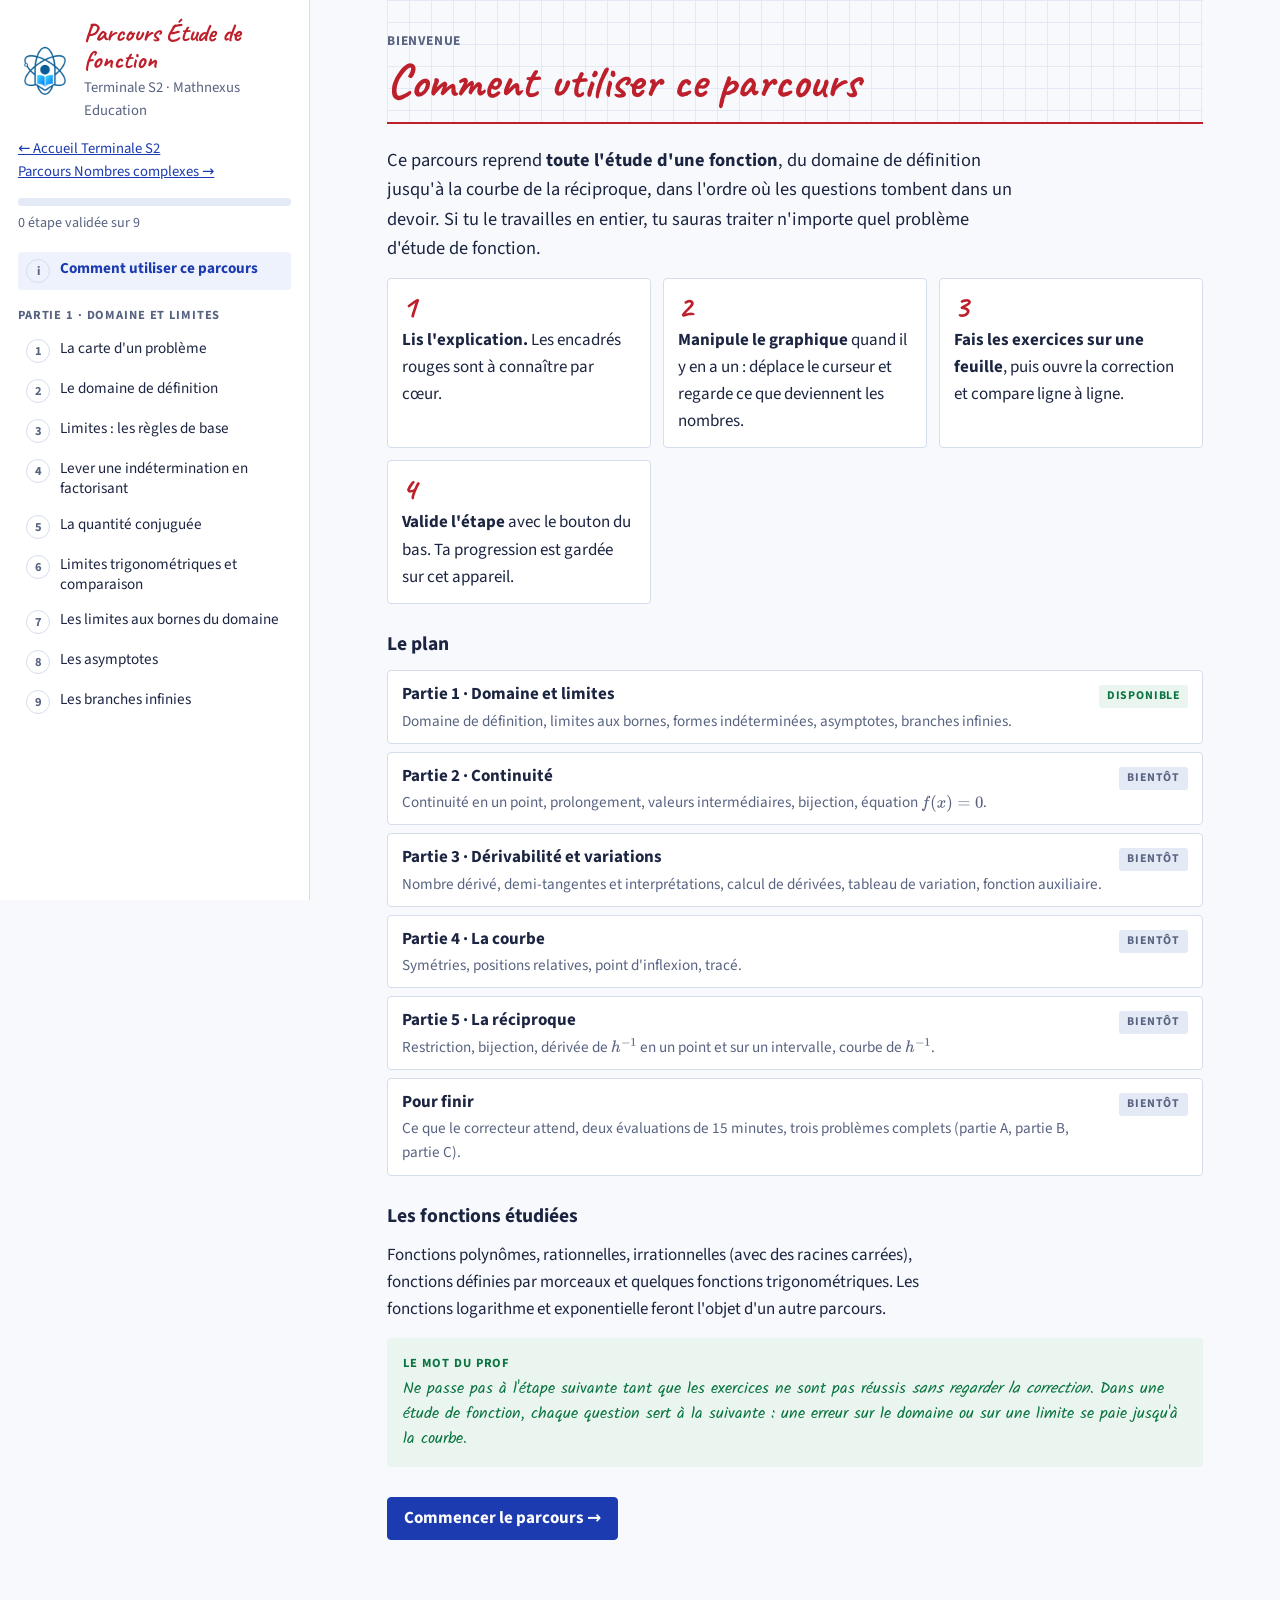
<file: etude-de-fonction.html>
<!doctype html>
<html lang="fr">
<head>
<meta charset="utf-8">
<meta name="viewport" content="width=device-width, initial-scale=1, viewport-fit=cover">
<title>Parcours Étude de fonction</title>
<meta name="claude:viewport-fit-sides" content="cover">
<style>
/* Polices et MathJax sont dans assets/ : le site fonctionne sans connexion. */
@font-face{font-family:'Caveat';font-style:normal;font-weight:500;font-display:swap;src:url(assets/fonts/caveat-latin-500-normal.woff2) format('woff2')}
@font-face{font-family:'Caveat';font-style:normal;font-weight:700;font-display:swap;src:url(assets/fonts/caveat-latin-700-normal.woff2) format('woff2')}
@font-face{font-family:'Kalam';font-style:normal;font-weight:400;font-display:swap;src:url(assets/fonts/kalam-latin-400-normal.woff2) format('woff2')}
@font-face{font-family:'Kalam';font-style:normal;font-weight:700;font-display:swap;src:url(assets/fonts/kalam-latin-700-normal.woff2) format('woff2')}
@font-face{font-family:'Source Sans 3';font-style:normal;font-weight:400;font-display:swap;src:url(assets/fonts/source-sans-3-latin-400-normal.woff2) format('woff2')}
@font-face{font-family:'Source Sans 3';font-style:normal;font-weight:600;font-display:swap;src:url(assets/fonts/source-sans-3-latin-600-normal.woff2) format('woff2')}
@font-face{font-family:'Source Sans 3';font-style:normal;font-weight:700;font-display:swap;src:url(assets/fonts/source-sans-3-latin-700-normal.woff2) format('woff2')}
/* Mise en page : un cahier de cours. Sommaire à gauche (les étapes dans l'ordre), une étape à la fois à droite.
   Clair = page de cahier quadrillée (encre bleue, titres rouges, stylo vert du prof). Sombre = tableau noir et craies. */
:root{
  --paper:#f7f9fc; --surface:#ffffff; --ink:#1b2440; --muted:#586381; --line:#d6ddec; --grid:#e3e9f5;
  --pen:#1c3bb0; --pen-bg:#eef2fd; --rouge:#bd1f2b; --rouge-bg:#fdf2f2; --prof:#0a7441; --prof-bg:#e9f5ee;
  --btn-fg:#ffffff;
  --f-body:'Source Sans 3',system-ui,-apple-system,'Segoe UI',sans-serif;
  --f-hand:'Caveat','Segoe Print','Bradley Hand',cursive;
  --f-prof:'Kalam','Comic Sans MS','Segoe Print',cursive;
}
@media (prefers-color-scheme: dark){
  :root:not([data-theme="light"]){
    --paper:#141d1a; --surface:#1b2723; --ink:#eef2ea; --muted:#a6b5ab; --line:#33453d; --grid:#22302b;
    --pen:#a9c4ff; --pen-bg:#202d45; --rouge:#ff9d92; --rouge-bg:#372422; --prof:#8fe0ae; --prof-bg:#1e3329;
    --btn-fg:#10201a; color-scheme:dark;
  }
}
:root[data-theme="dark"]{
  --paper:#141d1a; --surface:#1b2723; --ink:#eef2ea; --muted:#a6b5ab; --line:#33453d; --grid:#22302b;
  --pen:#a9c4ff; --pen-bg:#202d45; --rouge:#ff9d92; --rouge-bg:#372422; --prof:#8fe0ae; --prof-bg:#1e3329;
  --btn-fg:#10201a; color-scheme:dark;
}
*{box-sizing:border-box}
[hidden]{display:none !important}
html,body{height:100%}
body{background:var(--paper);color:var(--ink);font-family:var(--f-body);font-size:17px;line-height:1.6;margin:0}
a{color:var(--pen)}
button{font:inherit;color:inherit}
:focus-visible{outline:3px solid var(--pen);outline-offset:2px}

.app{display:grid;grid-template-columns:310px minmax(0,1fr);min-height:100%}

/* ---------- sommaire ---------- */
.side{background:var(--surface);border-right:1px solid var(--line);position:sticky;top:0;align-self:start;height:100vh;height:100dvh;overflow-y:auto;
  padding-block:20px 28px;padding-left:max(18px,env(safe-area-inset-left,0px));padding-right:18px}
.brand{font-family:var(--f-hand);font-weight:700;font-size:1.9rem;line-height:1.05;color:var(--rouge);margin:0 0 2px}
.brand-sub{margin:0 0 14px;color:var(--muted);font-size:.92rem}
.prog{margin:0 0 18px}
.prog-bar{height:8px;border-radius:4px;background:var(--grid);overflow:hidden}
.prog-fill{height:100%;width:0;background:var(--prof);transition:width .3s}
.prog-txt{margin:6px 0 0;font-size:.88rem;color:var(--muted);font-variant-numeric:tabular-nums}
.nav-part{margin:16px 0 6px;font-size:.78rem;letter-spacing:.07em;text-transform:uppercase;color:var(--muted);font-weight:700}
.nav-list{list-style:none;margin:0;padding:0;display:flex;flex-direction:column;gap:2px}
.nav-list a{display:grid;grid-template-columns:26px minmax(0,1fr);gap:8px;align-items:start;padding:7px 8px;border-radius:4px;text-decoration:none;color:var(--ink);font-size:.95rem;line-height:1.3}
.nav-list a:hover{background:var(--pen-bg)}
.nav-list a[aria-current="page"]{background:var(--pen-bg);color:var(--pen);font-weight:700}
.nav-n{display:inline-grid;place-items:center;width:24px;height:24px;border-radius:50%;border:1.5px solid var(--line);font-size:.78rem;font-weight:700;color:var(--muted);font-variant-numeric:tabular-nums}
.nav-list a.done .nav-n{background:var(--prof);border-color:var(--prof);color:var(--btn-fg)}

/* ---------- barre mobile ---------- */
.topbar{display:none}
.scrim{display:none}

/* ---------- étape ---------- */
.main{min-width:0;padding-block:0 60px}
.lesson{max-width:860px;margin:0 auto;padding-left:max(22px,env(safe-area-inset-left,0px));padding-right:max(22px,env(safe-area-inset-right,0px))}
.lhead{padding:30px 0 16px;margin:0 0 6px;
  background-image:linear-gradient(var(--grid) 1px,transparent 1px),linear-gradient(90deg,var(--grid) 1px,transparent 1px);background-size:22px 22px;
  border-bottom:2px solid var(--rouge)}
.eyebrow{margin:0 0 4px;font-size:.84rem;letter-spacing:.06em;text-transform:uppercase;color:var(--muted);font-weight:700;display:flex;gap:12px;flex-wrap:wrap;align-items:baseline}
.eyebrow .meta{letter-spacing:0;text-transform:none;font-weight:600;color:var(--prof)}
.lhead h2{font-family:var(--f-hand);font-weight:700;font-size:clamp(2.1rem,5.2vw,3rem);line-height:1.05;margin:0;color:var(--rouge);text-wrap:balance}
.lbody{display:flex;flex-direction:column;gap:14px;padding-top:16px}
.lbody > p,.lbody > ul,.lbody > ol{margin:0;max-width:70ch}
.lbody ul,.lbody ol{padding-left:1.3em}
.lbody li{margin:4px 0}
.lbody h3{font-size:1.22rem;margin:14px 0 0;line-height:1.25;text-wrap:balance}
.lead{font-size:1.15rem}
.objectif{font-size:1.08rem;color:var(--muted);font-weight:600}
.objectif::before{content:"Objectif : ";color:var(--pen);font-weight:700}

mjx-container[display="true"]{overflow-x:auto;overflow-y:hidden;max-width:100%;padding:4px 0;margin:.5em 0 !important}
mjx-container{color:inherit}

.lab{margin:0 0 6px;font-size:.78rem;letter-spacing:.07em;text-transform:uppercase;font-weight:700;font-family:var(--f-body)}
.retenir{border:2px solid var(--rouge);border-radius:4px;background:var(--rouge-bg);padding:12px 16px}
.retenir .lab{color:var(--rouge)}
.retenir p,.retenir ul,.retenir ol{margin:6px 0}
.retenir ul,.retenir ol{padding-left:1.3em}
.prof{background:var(--prof-bg);border-radius:4px;padding:12px 16px;color:var(--prof);font-family:var(--f-prof);font-size:1rem;line-height:1.55}
.prof .lab{color:var(--prof)}
.prof p,.prof ul{margin:4px 0}
.prof ul{padding-left:1.2em}
.copie{border:1px solid var(--line);border-radius:3px;padding:14px 16px 12px;color:var(--pen);font-family:var(--f-hand);font-size:1.42rem;line-height:1.5;min-width:0;
  background-color:var(--surface);
  background-image:linear-gradient(var(--grid) 1px,transparent 1px),linear-gradient(90deg,var(--grid) 1px,transparent 1px);background-size:22px 22px}
.copie .lab{color:var(--muted)}
.copie p{margin:4px 0}
.copie mjx-container{font-size:.82em}
.copie u{text-decoration-thickness:1.5px;text-underline-offset:3px}

.video{margin:6px 0;display:flex;flex-direction:column;gap:6px}
.video video{width:100%;max-width:100%;aspect-ratio:16/9;background:#101614;border-radius:4px;border:1px solid var(--line);display:block}
.video figcaption{font-size:.95rem;color:var(--muted);display:flex;gap:8px;flex-wrap:wrap;align-items:baseline}
.tag{font-size:.74rem;letter-spacing:.07em;text-transform:uppercase;font-weight:700;color:var(--btn-fg);background:var(--pen);padding:2px 7px;border-radius:3px}
.dur{font-variant-numeric:tabular-nums}

.table-wrap{overflow-x:auto;max-width:100%}
table{border-collapse:collapse;width:100%;min-width:480px;font-size:.98rem}
th,td{border:1px solid var(--line);padding:8px 10px;text-align:left;vertical-align:top}
th{background:var(--pen-bg);font-weight:700}

.exos-h{border-top:1px solid var(--line);padding-top:18px;margin-top:18px !important}
.exo{border:1px solid var(--line);border-radius:4px;background:var(--surface);padding:14px 16px;display:flex;flex-direction:column;gap:8px;min-width:0}
.exo-n{margin:0;font-weight:700;color:var(--pen);font-size:.86rem;letter-spacing:.06em;text-transform:uppercase}
.exo-q p{margin:4px 0}
.exo details{display:flex;flex-direction:column;gap:10px}
.exo summary{cursor:pointer;font-weight:700;color:var(--pen);padding:6px 0;width:max-content;max-width:100%}
.exo details[open] summary{margin-bottom:8px}
.exo details > * + *{margin-top:10px}

.howto{display:grid;grid-template-columns:repeat(auto-fit,minmax(210px,1fr));gap:12px}
.howto > div{border:1px solid var(--line);border-radius:4px;background:var(--surface);padding:12px 14px}
.howto p{margin:0}
.howto .num{font-family:var(--f-hand);font-weight:700;font-size:2rem;line-height:1;color:var(--rouge);margin-bottom:4px}

.chrono{border:2px solid var(--pen);border-radius:4px;background:var(--pen-bg);padding:14px 16px;display:flex;flex-direction:column;gap:6px;align-items:flex-start}
.chrono-lab{margin:0;font-weight:700}
.chrono-t{margin:0;font-size:3rem;line-height:1;font-weight:700;font-variant-numeric:tabular-nums;color:var(--pen)}
.chrono-b{display:flex;gap:10px;flex-wrap:wrap}
.chrono-end{margin:0;font-weight:700;color:var(--rouge)}

.btn{border:1.5px solid var(--pen);background:var(--pen);color:var(--btn-fg);font-weight:700;padding:10px 16px;border-radius:4px;cursor:pointer;text-decoration:none;display:inline-block;line-height:1.2}
.btn.ghost{background:transparent;color:var(--pen)}
.btn[disabled]{opacity:.45;cursor:default}
.pager{max-width:860px;margin:30px auto 0;padding-left:max(22px,env(safe-area-inset-left,0px));padding-right:max(22px,env(safe-area-inset-right,0px));display:flex;gap:12px;flex-wrap:wrap;justify-content:space-between;align-items:center}
.pager .right{display:flex;gap:12px;flex-wrap:wrap;align-items:center}
.done-note{color:var(--prof);font-weight:700;margin:0}

@media (max-width: 880px){
  .app{display:block}
  .topbar{display:flex;position:sticky;top:env(safe-area-inset-top,0px);z-index:20;background:var(--surface);border-bottom:1px solid var(--line);
    padding-block:8px;padding-left:max(16px,env(safe-area-inset-left,0px));padding-right:max(16px,env(safe-area-inset-right,0px));gap:12px;align-items:center;justify-content:space-between}
  body::before{content:"";position:fixed;inset:0 0 auto;height:env(safe-area-inset-top,0px);z-index:10;background:var(--surface)}
  .topbar .brand{font-size:1.45rem;margin:0}
  .topbar .mini{font-size:.85rem;color:var(--muted);font-variant-numeric:tabular-nums;margin:0}
  .side{position:fixed;inset:0 auto 0 0;width:min(88vw,330px);z-index:40;transform:translateX(-102%);transition:transform .22s;height:auto;
    padding-top:calc(18px + env(safe-area-inset-top,0px));padding-bottom:calc(24px + env(safe-area-inset-bottom,0px))}
  .side.open{transform:none;box-shadow:0 0 40px rgba(0,0,0,.35)}
  .scrim{display:block;position:fixed;inset:0;z-index:30;background:rgba(10,16,30,.45)}
  .lesson,.pager{padding-left:max(16px,env(safe-area-inset-left,0px));padding-right:max(16px,env(safe-area-inset-right,0px))}
  .lhead{padding-top:20px}
  body{font-size:16.5px}
  .copie{font-size:1.3rem;padding:12px 12px 10px}
  .pager .btn{flex:1 1 auto;text-align:center}
}
@media (prefers-reduced-motion: reduce){.side,.prog-fill{transition:none}}
</style>
<style>
/* ---------- ajouts : logo, graphiques interactifs, plan ---------- */
.brand-row{display:grid;grid-template-columns:54px minmax(0,1fr);gap:12px;align-items:center;margin:0 0 14px}
.brand-row img{width:54px;height:54px;border-radius:8px;display:block}
.brand-row .brand{font-size:1.6rem;margin:0}
.brand-row .brand-sub{margin:2px 0 0}
.topbar img{width:32px;height:32px;border-radius:6px;display:block}
.topbar .tb-mid{display:flex;gap:8px;align-items:center;min-width:0}

.graphfig{margin:6px 0;display:flex;flex-direction:column;gap:8px;min-width:0}
.graphfig figcaption{font-size:.95rem;color:var(--muted);display:flex;gap:8px;flex-wrap:wrap;align-items:baseline}
.graph{border:1px solid var(--line);border-radius:4px;background:var(--surface);padding:10px 12px 12px;display:flex;flex-direction:column;gap:8px;min-width:0}
.g-cv{width:100%;height:300px;display:block;border-radius:3px}
.g-ctl{display:grid;grid-template-columns:auto minmax(0,1fr);gap:12px;align-items:center}
.g-ctl label{font-weight:700;color:var(--pen);font-size:.92rem}
.g-ctl input[type=range]{width:100%;accent-color:var(--pen);min-width:0;height:28px}
.g-read{margin:0;font-variant-numeric:tabular-nums;font-weight:600;color:var(--ink);white-space:pre-line;font-size:.98rem;min-height:1.6em;overflow-wrap:anywhere}
.g-opts{display:flex;gap:8px;flex-wrap:wrap}
.g-opt{border:1.5px solid var(--line);background:transparent;color:var(--ink);padding:6px 12px;border-radius:4px;cursor:pointer;font-weight:600}
.g-opt[aria-pressed="true"]{border-color:var(--pen);background:var(--pen-bg);color:var(--pen)}

.plan{display:flex;flex-direction:column;gap:8px;list-style:none;margin:0;padding:0 !important;max-width:none !important}
.plan li{display:grid;grid-template-columns:minmax(0,1fr) auto;gap:10px;align-items:baseline;border:1px solid var(--line);border-radius:4px;background:var(--surface);padding:10px 14px;margin:0}
.plan p{margin:0}
.plan .what{color:var(--muted);font-size:.95rem}
.badge{font-size:.74rem;letter-spacing:.07em;text-transform:uppercase;font-weight:700;padding:2px 8px;border-radius:3px;white-space:nowrap}
.badge.ok{background:var(--prof-bg);color:var(--prof)}
.badge.soon{background:var(--grid);color:var(--muted)}
.methode{counter-reset:m;list-style:none;padding:0 !important;display:flex;flex-direction:column;gap:8px}
.methode li{counter-increment:m;position:relative;padding-left:34px;margin:0}
.methode li::before{content:counter(m);position:absolute;left:0;top:-2px;font-family:var(--f-hand);font-weight:700;font-size:1.7rem;line-height:1.1;color:var(--rouge)}
.lbody p{overflow-x:auto;overflow-y:hidden}
td.c,th.c{text-align:center}
@media (max-width: 880px){ .g-cv{height:250px} .brand-row .brand{font-size:1.45rem} }

</style>

</head>
<body>
<div class="app">
  <div class="topbar">
    <button type="button" class="btn ghost" id="menu-btn" aria-controls="side" aria-expanded="false">Sommaire</button>
    <div class="tb-mid"><img src="assets/img/logo-mathnexus.png" alt=""><p class="brand">Étude de fonction</p></div>
    <p class="mini" id="mini-prog"></p>
  </div>
  <div class="scrim" id="scrim" hidden></div>

  <nav class="side" id="side" aria-label="Sommaire du parcours">
    <div class="brand-row">
      <img src="assets/img/logo-mathnexus.png" alt="Logo Mathnexus">
      <div><p class="brand">Parcours Étude de fonction</p><p class="brand-sub">Terminale S2 · Mathnexus Education</p></div>
    </div>
    <p class="brand-sub"><a href="index.html">← Accueil Terminale S2</a><br><a href="nombres-complexes.html">Parcours Nombres complexes →</a></p>
    <div class="prog">
      <div class="prog-bar"><div class="prog-fill" id="prog-fill"></div></div>
      <p class="prog-txt" id="prog-txt"></p>
    </div>
    <div id="nav"></div>
  </nav>

  <main class="main" id="main">
<section class="lesson" id="accueil" data-part="" data-title="Comment utiliser ce parcours" hidden><header class="lhead"><p class="eyebrow">Bienvenue</p><h2>Comment utiliser ce parcours</h2></header><div class="lbody">
<p class="lead">Ce parcours reprend <strong>toute l'étude d'une fonction</strong>, du domaine de définition jusqu'à la courbe de la réciproque, dans l'ordre où les questions tombent dans un devoir. Si tu le travailles en entier, tu sauras traiter n'importe quel problème d'étude de fonction.</p>

<div class="howto">
  <div><p class="num">1</p><p><strong>Lis l'explication.</strong> Les encadrés rouges sont à connaître par cœur.</p></div>
  <div><p class="num">2</p><p><strong>Manipule le graphique</strong> quand il y en a un : déplace le curseur et regarde ce que deviennent les nombres.</p></div>
  <div><p class="num">3</p><p><strong>Fais les exercices sur une feuille</strong>, puis ouvre la correction et compare ligne à ligne.</p></div>
  <div><p class="num">4</p><p><strong>Valide l'étape</strong> avec le bouton du bas. Ta progression est gardée sur cet appareil.</p></div>
</div>

<h3>Le plan</h3>
<ul class="plan">
  <li><div><p><strong>Partie 1 · Domaine et limites</strong></p><p class="what">Domaine de définition, limites aux bornes, formes indéterminées, asymptotes, branches infinies.</p></div><span class="badge ok">Disponible</span></li>
  <li><div><p><strong>Partie 2 · Continuité</strong></p><p class="what">Continuité en un point, prolongement, valeurs intermédiaires, bijection, équation \(f(x)=0\).</p></div><span class="badge soon">Bientôt</span></li>
  <li><div><p><strong>Partie 3 · Dérivabilité et variations</strong></p><p class="what">Nombre dérivé, demi-tangentes et interprétations, calcul de dérivées, tableau de variation, fonction auxiliaire.</p></div><span class="badge soon">Bientôt</span></li>
  <li><div><p><strong>Partie 4 · La courbe</strong></p><p class="what">Symétries, positions relatives, point d'inflexion, tracé.</p></div><span class="badge soon">Bientôt</span></li>
  <li><div><p><strong>Partie 5 · La réciproque</strong></p><p class="what">Restriction, bijection, dérivée de \(h^{-1}\) en un point et sur un intervalle, courbe de \(h^{-1}\).</p></div><span class="badge soon">Bientôt</span></li>
  <li><div><p><strong>Pour finir</strong></p><p class="what">Ce que le correcteur attend, deux évaluations de 15 minutes, trois problèmes complets (partie A, partie B, partie C).</p></div><span class="badge soon">Bientôt</span></li>
</ul>

<h3>Les fonctions étudiées</h3>
<p>Fonctions polynômes, rationnelles, irrationnelles (avec des racines carrées), fonctions définies par morceaux et quelques fonctions trigonométriques. Les fonctions logarithme et exponentielle feront l'objet d'un autre parcours.</p>

<div class="prof"><p class="lab">Le mot du prof</p><p>Ne passe pas à l'étape suivante tant que les exercices ne sont pas réussis <em>sans regarder la correction</em>. Dans une étude de fonction, chaque question sert à la suivante : une erreur sur le domaine ou sur une limite se paie jusqu'à la courbe.</p></div>
</div></section>
<section class="lesson" id="carte" data-part="Partie 1 · Domaine et limites" data-title="La carte d&#x27;un problème" hidden><header class="lhead"><p class="eyebrow">Partie 1 · Domaine et limites · Étape 1<span class="meta">6 min</span></p><h2>La carte d'un problème</h2></header><div class="lbody">
<p class="objectif">Savoir comment un problème d'étude de fonction est construit, pour reconnaître chaque question dès la lecture du sujet.</p>

<h3>Un problème a presque toujours trois parties</h3>
<p>Les questions arrivent toujours dans le même ordre. Quand tu connais cet ordre, tu sais à l'avance ce qu'on va te demander et quel outil sortir.</p>

<div class="table-wrap"><table>
<thead><tr><th>Partie</th><th>Ce qu'on te demande</th><th>Ce qu'il faut savoir faire</th></tr></thead>
<tbody>
<tr><td><strong>A. La fonction auxiliaire \(g\)</strong></td><td>Étudier une fonction simple \(g\) (souvent un polynôme), montrer que \(g(x)=0\) a une unique solution \(\alpha\), donner le signe de \(g(x)\).</td><td>Limites, dérivée, tableau de variation, théorème de la bijection, encadrement de \(\alpha\).</td></tr>
<tr><td><strong>B. La fonction \(f\)</strong></td><td>
1. Domaine de définition \(D_f\).<br>
2. Limites aux bornes de \(D_f\).<br>
3. Asymptotes et branches infinies.<br>
4. Continuité et dérivabilité en un point, avec l'interprétation graphique.<br>
5. Calcul de \(f'(x)\), souvent en fonction de \(g(x)\).<br>
6. Signe de \(f'(x)\) et tableau de variation.<br>
7. Tangentes, points particuliers, tracé de la courbe.</td><td>Tout le parcours, dans cet ordre.</td></tr>
<tr><td><strong>C. La réciproque</strong></td><td>Une restriction \(h\) de \(f\) à un intervalle : montrer que \(h\) est une bijection, étudier \(h^{-1}\), calculer \((h^{-1})'\) en un point, tracer la courbe de \(h^{-1}\).</td><td>Théorème de la bijection, dérivée de la réciproque, symétrie par rapport à la droite \(y=x\).</td></tr>
</tbody>
</table></div>

<h3>Pourquoi la partie A existe</h3>
<p>La dérivée de \(f\) est souvent compliquée : son signe dépend d'une expression qu'on ne sait pas étudier directement. Le sujet te fait donc étudier cette expression <strong>avant</strong>, sous le nom de \(g\). Plus loin, tu trouveras par exemple \(f'(x)=\dfrac{x\,g(x)}{(x^2+1)^2}\), et le signe de \(g\) trouvé en partie A te donnera le signe de \(f'\).</p>

<div class="retenir"><p class="lab">À retenir</p><ul>
<li>Chaque question utilise les précédentes. L'expression « <strong>en déduire</strong> » veut dire : utilise le résultat que tu viens de trouver.</li>
<li>Après chaque limite et chaque calcul de dérivabilité, on attend une <strong>phrase d'interprétation</strong> : asymptote, branche parabolique, tangente, demi-tangente.</li>
<li>Si tu n'arrives pas à démontrer un résultat donné par l'énoncé, <strong>admets-le</strong> et continue : tu peux l'utiliser dans les questions suivantes.</li>
</ul></div>

<h3>Les limites aux bornes, puis leur interprétation</h3>
<p>Dans la partie 1 du parcours, tu apprends les trois premières questions de la partie B : le domaine, les limites aux bornes, puis ce que chaque limite veut dire pour la courbe.</p>
<div class="table-wrap"><table>
<thead><tr><th>Ce que tu trouves</th><th>Ce que tu écris</th></tr></thead>
<tbody>
<tr><td>\(\dlim_{x\to a}f(x)=\pm\infty\)</td><td>La droite d'équation \(x=a\) est asymptote verticale à \(\Cf\).</td></tr>
<tr><td>\(\dlim_{x\to\pm\infty}f(x)=b\)</td><td>La droite d'équation \(y=b\) est asymptote horizontale à \(\Cf\).</td></tr>
<tr><td>\(\dlim_{x\to\pm\infty}\big[f(x)-(ax+b)\big]=0\)</td><td>La droite d'équation \(y=ax+b\) est asymptote oblique à \(\Cf\).</td></tr>
<tr><td>\(\dlim_{x\to\pm\infty}f(x)=\pm\infty\), sans asymptote</td><td>\(\Cf\) admet une branche parabolique : on étudie \(\dfrac{f(x)}{x}\).</td></tr>
</tbody>
</table></div>

<h3 class="exos-h">Vérifie que tu as compris</h3>
<article class="exo"><p class="exo-n">Exercice 1</p><div class="exo-q"><p>Un sujet commence par : « Soit \(g(x)=x^3+3x+2\). Étudier les variations de \(g\). Montrer que l'équation \(g(x)=0\) admet une unique solution \(\alpha\). En déduire le signe de \(g(x)\). » Plus loin on lit : « Montrer que \(f'(x)=\dfrac{x\,g(x)}{(x^2+1)^2}\). »</p><p>À quoi sert la première partie ?</p></div>
<details class="tex2jax_ignore"><summary>Voir la correction</summary><div class="copie"><p class="lab">Correction</p><p>\(g\) est la fonction auxiliaire. Le signe de \(f'(x)\) dépend du signe de \(x\) et du signe de \(g(x)\), car \((x^2+1)^2>0\).</p><p>La partie A donne le signe de \(g(x)\) : on s'en sert pour dresser le tableau de variation de \(f\).</p></div></details></article>
<article class="exo"><p class="exo-n">Exercice 2</p><div class="exo-q"><p>Range ces questions dans l'ordre où elles apparaissent dans un problème :</p><p><strong>a.</strong> Dresser le tableau de variation de \(f\). <strong>b.</strong> Déterminer \(D_f\). <strong>c.</strong> Calculer \((h^{-1})'(2)\). <strong>d.</strong> Étudier les branches infinies de \(\Cf\). <strong>e.</strong> Calculer les limites aux bornes de \(D_f\). <strong>f.</strong> Étudier la dérivabilité de \(f\) en \(0\).</p></div>
<details class="tex2jax_ignore"><summary>Voir la correction</summary><div class="copie"><p class="lab">Correction</p><p>b, e, d, f, a, c.</p><p>Le domaine, puis les limites, puis leur interprétation. Ensuite la dérivabilité, les variations, et enfin la réciproque.</p></div></details></article>
</div></section>
<section class="lesson" id="domaine" data-part="Partie 1 · Domaine et limites" data-title="Le domaine de définition" hidden><header class="lhead"><p class="eyebrow">Partie 1 · Domaine et limites · Étape 2<span class="meta">12 min</span></p><h2>Le domaine de définition</h2></header><div class="lbody">
<p class="objectif">Savoir déterminer \(D_f\) pour chaque type de fonction, et comprendre à quoi il sert pour la suite.</p>

<h3>Ce que c'est</h3>
<p>Le domaine de définition \(D_f\) est l'ensemble des réels \(x\) pour lesquels on peut calculer \(f(x)\). C'est toujours la <strong>première question</strong>, parce que tout le reste en dépend : les limites se calculent aux bornes de \(D_f\).</p>

<div class="retenir"><p class="lab">À connaître par cœur</p>
<div class="table-wrap"><table>
<thead><tr><th>La fonction</th><th>\(f(x)\) existe si et seulement si…</th></tr></thead>
<tbody>
<tr><td>Polynôme</td><td>toujours : \(D_f=\R\)</td></tr>
<tr><td>Rationnelle \(\dfrac{P(x)}{Q(x)}\)</td><td>\(Q(x)\neq0\)</td></tr>
<tr><td>\(\sqrt{u(x)}\)</td><td>\(u(x)\geq0\)</td></tr>
<tr><td>\(\dfrac{1}{\sqrt{u(x)}}\)</td><td>\(u(x)&gt;0\)</td></tr>
<tr><td>\(\sin x\), \(\cos x\)</td><td>toujours</td></tr>
<tr><td>\(\tan x\)</td><td>\(\cos x\neq0\), c'est-à-dire \(x\neq\dfrac{\pi}{2}+k\pi\) (\(k\) entier)</td></tr>
<tr><td>Fonction définie par morceaux</td><td>chaque formule existe <strong>sur son intervalle</strong></td></tr>
</tbody>
</table></div>
</div>
<p>Quand plusieurs conditions apparaissent, il faut qu'elles soient vraies <strong>en même temps</strong>.</p>

<h3>Exemple rédigé</h3>
<p>Avec \(f(x)=\dfrac{\sqrt{x^2-4}}{x-3}\).</p>
<div class="copie"><p class="lab">Sur la copie</p><p>\(f(x)\) existe si et seulement si \(x^2-4\geq0\) et \(x-3\neq0\).</p>
<p>\(x^2-4=(x-2)(x+2)\) est positif à l'extérieur des racines : \(x^2-4\geq0\iff x\leq-2\) ou \(x\geq2\).</p>
<p>\(x-3\neq0\iff x\neq3\).</p>
<p><u>Donc \(D_f=\,]-\infty\,;-2]\cup[2\,;3[\,\cup\,]3\,;+\infty[\).</u></p></div>
<figure class="graphfig"><div class="graph" data-fig="domaine" data-alt="Courbe de f avec les zones où f existe et où elle n'existe pas"></div><figcaption><span class="tag">À toi</span> Déplace \(x\). En bleu, les zones où \(f(x)\) existe ; en rouge, celle où la racine n'existe pas. La droite en pointillés est la valeur interdite \(x=3\).</figcaption></figure>

<h3>Ce que le domaine annonce</h3>
<p>Lis les bornes de \(D_f=\,]-\infty\,;-2]\cup[2\,;3[\,\cup\,]3\,;+\infty[\) : elles te donnent le travail de la question suivante.</p>
<ul>
<li><strong>Borne ouverte</strong> (\(-\infty\), \(3\), \(+\infty\)) : on calcule une <strong>limite</strong>. En \(3\), il en faut deux : à gauche et à droite.</li>
<li><strong>Borne fermée</strong> (\(-2\) et \(2\)) : la fonction y est définie, on calcule simplement l'<strong>image</strong> : \(f(-2)=0\) et \(f(2)=0\).</li>
</ul>
<div class="prof"><p class="lab">Pièges</p><ul>
<li>\(\sqrt{\dfrac{u}{v}}\) et \(\dfrac{\sqrt u}{\sqrt v}\) n'ont pas le même domaine : dans le premier cas, \(u\) et \(v\) peuvent être négatifs tous les deux.</li>
<li>Pour un trinôme sous une racine, on fait un tableau de signes. On ne « résout » pas \(x^2\geq4\) en écrivant \(x\geq2\).</li>
<li>On écrit le domaine avec des intervalles, pas seulement « \(x\neq3\) ».</li>
</ul></div>

<h3 class="exos-h">Vérifie que tu as compris</h3>
<article class="exo"><p class="exo-n">Exercice 1</p><div class="exo-q"><p>Détermine le domaine de définition de chaque fonction.</p><p>\(f(x)=\dfrac{2x+1}{x^2-x-2}\) &nbsp;&nbsp; \(g(x)=\sqrt{3-x}\) &nbsp;&nbsp; \(h(x)=\dfrac{x}{\sqrt{x^2-1}}\)</p></div>
<details class="tex2jax_ignore"><summary>Voir la correction</summary><div class="copie"><p class="lab">Correction</p><p>\(f(x)\) existe ssi \(x^2-x-2\neq0\). Or \(\Delta=9\), les racines sont \(-1\) et \(2\).</p><p>Donc \(D_f=\,]-\infty\,;-1[\,\cup\,]-1\,;2[\,\cup\,]2\,;+\infty[\).</p>
<p>\(g(x)\) existe ssi \(3-x\geq0\iff x\leq3\). Donc \(D_g=\,]-\infty\,;3]\).</p>
<p>\(h(x)\) existe ssi \(x^2-1&gt;0\iff x&lt;-1\) ou \(x&gt;1\). Donc \(D_h=\,]-\infty\,;-1[\,\cup\,]1\,;+\infty[\).</p></div>
<div class="prof"><p class="lab">Remarque</p><p>Pour \(h\), l'inégalité est stricte : la racine est au dénominateur, elle ne doit pas être nulle.</p></div></details></article>
<article class="exo"><p class="exo-n">Exercice 2</p><div class="exo-q"><p>Compare les domaines de \(f(x)=\sqrt{\dfrac{x+1}{x-2}}\) et de \(k(x)=\dfrac{\sqrt{x+1}}{\sqrt{x-2}}\).</p></div>
<details class="tex2jax_ignore"><summary>Voir la correction</summary><div class="copie"><p class="lab">Correction</p><p>\(f(x)\) existe ssi \(x\neq2\) et \(\dfrac{x+1}{x-2}\geq0\). Tableau de signes : le quotient est positif pour \(x\leq-1\) ou \(x&gt;2\).</p><p>Donc \(D_f=\,]-\infty\,;-1]\,\cup\,]2\,;+\infty[\).</p>
<p>\(k(x)\) existe ssi \(x+1\geq0\) et \(x-2&gt;0\), c'est-à-dire \(x&gt;2\). Donc \(D_k=\,]2\,;+\infty[\).</p></div>
<div class="prof"><p class="lab">Remarque</p><p>Par exemple \(f(-3)=\sqrt{\frac25}\) existe, mais \(k(-3)\) n'existe pas.</p></div></details></article>
<article class="exo"><p class="exo-n">Exercice 3</p><div class="exo-q"><p>Détermine le domaine de définition de la fonction \(g\) définie par morceaux :</p>\[g(x)=\begin{cases}\dfrac{1}{x+2}&amp;\text{si }x&lt;0\\[6pt]\sqrt{x-1}&amp;\text{si }x\geq0\end{cases}\]</div>
<details class="tex2jax_ignore"><summary>Voir la correction</summary><div class="copie"><p class="lab">Correction</p><p>Pour \(x&lt;0\) : \(\dfrac{1}{x+2}\) existe ssi \(x\neq-2\).</p>
<p>Pour \(x\geq0\) : \(\sqrt{x-1}\) existe ssi \(x\geq1\). Sur \([0\,;1[\), \(g\) n'est donc pas définie.</p>
<p>Donc \(D_g=\,]-\infty\,;-2[\,\cup\,]-2\,;0[\,\cup\,[1\,;+\infty[\).</p></div>
<div class="prof"><p class="lab">Remarque</p><p>On teste chaque formule seulement sur l'intervalle où elle s'applique.</p></div></details></article>
</div></section>
<section class="lesson" id="regles" data-part="Partie 1 · Domaine et limites" data-title="Limites : les règles de base" hidden><header class="lhead"><p class="eyebrow">Partie 1 · Domaine et limites · Étape 3<span class="meta">14 min</span></p><h2>Limites : les règles de base</h2></header><div class="lbody">
<p class="objectif">Connaître les limites de référence et savoir conclure tout de suite quand il n'y a pas d'indétermination.</p>

<h3>Les limites de référence</h3>
<div class="retenir"><p class="lab">À connaître par cœur</p><ul>
<li>\(\dlim_{x\to+\infty}x^n=+\infty\). En \(-\infty\) : \(+\infty\) si \(n\) est pair, \(-\infty\) si \(n\) est impair.</li>
<li>\(\dlim_{x\to\pm\infty}\dfrac{1}{x^n}=0\) &nbsp;et&nbsp; \(\dlim_{x\to+\infty}\sqrt{x}=+\infty\).</li>
<li>\(\dlim_{x\to0^+}\dfrac1x=+\infty\) &nbsp;et&nbsp; \(\dlim_{x\to0^-}\dfrac1x=-\infty\).</li>
</ul></div>

<h3>Polynômes et fonctions rationnelles, à l'infini</h3>
<div class="retenir"><p class="lab">À connaître par cœur</p><ul>
<li>À l'infini, un <strong>polynôme</strong> a la même limite que son terme de plus haut degré.</li>
<li>À l'infini, une <strong>fonction rationnelle</strong> a la même limite que le quotient des termes de plus haut degré.</li>
</ul></div>
\[\lim_{x\to-\infty}(-3x^3+2x+1)=\lim_{x\to-\infty}(-3x^3)=+\infty\qquad\lim_{x\to+\infty}\frac{2x^2-x}{x^2+1}=\lim_{x\to+\infty}\frac{2x^2}{x^2}=2\]
<div class="prof"><p class="lab">Piège</p><p>Cette règle ne marche qu'<strong>en \(+\infty\) et en \(-\infty\)</strong>. En un réel, on remplace d'abord \(x\) par sa valeur.</p></div>

<h3>La forme « un nombre non nul sur zéro »</h3>
<p>Quand le numérateur tend vers un réel \(a\neq0\) et le dénominateur vers \(0\), la limite est <strong>infinie</strong>. Pour savoir si c'est \(+\infty\) ou \(-\infty\), il faut le <strong>signe du dénominateur</strong>, et on sépare la gauche et la droite.</p>
<p>Avec \(f(x)=\dfrac{2x-1}{x-3}\) en \(3\) :</p>
<div class="copie"><p class="lab">Sur la copie</p><p>\(\dlim_{x\to3}(2x-1)=5\) et \(\dlim_{x\to3}(x-3)=0\).</p>
<p>Si \(x&lt;3\), alors \(x-3&lt;0\) : \(\dlim_{x\to3^-}f(x)=\dfrac{5}{0^-}=-\infty\).</p>
<p>Si \(x&gt;3\), alors \(x-3&gt;0\) : \(\dlim_{x\to3^+}f(x)=\dfrac{5}{0^+}=+\infty\).</p></div>
<figure class="graphfig"><div class="graph" data-fig="limite-infinie" data-alt="Courbe de (2x-1)/(x-3) près de la valeur interdite 3"></div><figcaption><span class="tag">À toi</span> Rapproche \(x\) de \(3\), d'un côté puis de l'autre. À gauche \(f(x)\) plonge vers \(-\infty\), à droite elle monte vers \(+\infty\).</figcaption></figure>

<h3>Les quatre formes indéterminées</h3>
<div class="retenir"><p class="lab">À connaître par cœur</p><p>On ne peut pas conclure directement devant :</p>
\[+\infty-\infty\qquad 0\times\infty\qquad\frac{\infty}{\infty}\qquad\frac00\]
<p>Il faut alors <strong>transformer l'écriture</strong> : factoriser, simplifier, utiliser la quantité conjuguée. Ce sont les étapes suivantes.</p></div>
<p>Tout le reste se calcule avec les règles habituelles : par exemple \(+\infty+\infty=+\infty\), \(\dfrac{a}{\infty}=0\), et pour une racine, si \(u(x)\to\ell\geq0\) alors \(\sqrt{u(x)}\to\sqrt{\ell}\), et si \(u(x)\to+\infty\) alors \(\sqrt{u(x)}\to+\infty\).</p>

<h3 class="exos-h">Vérifie que tu as compris</h3>
<article class="exo"><p class="exo-n">Exercice 1</p><div class="exo-q"><p>Calcule :</p><p><strong>a.</strong> les limites de \(-2x^3+5x^2-1\) en \(+\infty\) et en \(-\infty\) ; &nbsp; <strong>b.</strong> \(\dlim_{x\to+\infty}\dfrac{3x^2-1}{x^2+x+1}\) ; &nbsp; <strong>c.</strong> \(\dlim_{x\to-\infty}\dfrac{x^3+1}{x^2-4}\) ; &nbsp; <strong>d.</strong> \(\dlim_{x\to+\infty}\dfrac{2x+1}{x^2+3}\).</p></div>
<details class="tex2jax_ignore"><summary>Voir la correction</summary><div class="copie"><p class="lab">Correction</p><p>a. \(\dlim_{x\to+\infty}(-2x^3)=-\infty\) et \(\dlim_{x\to-\infty}(-2x^3)=+\infty\).</p>
<p>b. \(\dlim_{x\to+\infty}\dfrac{3x^2}{x^2}=3\).</p>
<p>c. \(\dlim_{x\to-\infty}\dfrac{x^3}{x^2}=\dlim_{x\to-\infty}x=-\infty\).</p>
<p>d. \(\dlim_{x\to+\infty}\dfrac{2x}{x^2}=\dlim_{x\to+\infty}\dfrac2x=0\).</p></div></details></article>
<article class="exo"><p class="exo-n">Exercice 2</p><div class="exo-q"><p>Étudie la limite de \(f(x)=\dfrac{x-5}{(x+1)^2}\) en \(-1\), puis celle de \(g(x)=\dfrac{x+2}{x^2-1}\) en \(1\).</p></div>
<details class="tex2jax_ignore"><summary>Voir la correction</summary><div class="copie"><p class="lab">Correction</p><p>\(f\) : le numérateur tend vers \(-6\). Le dénominateur \((x+1)^2\) tend vers \(0\) en restant positif, des deux côtés. Donc \(\dlim_{x\to-1}f(x)=\dfrac{-6}{0^+}=-\infty\).</p>
<p>\(g\) : le numérateur tend vers \(3\). \(x^2-1=(x-1)(x+1)\) est négatif entre \(-1\) et \(1\), positif après \(1\).</p>
<p>\(\dlim_{x\to1^-}g(x)=\dfrac{3}{0^-}=-\infty\) et \(\dlim_{x\to1^+}g(x)=\dfrac{3}{0^+}=+\infty\).</p></div>
<div class="prof"><p class="lab">Remarque</p><p>Un carré au dénominateur donne la même limite des deux côtés.</p></div></details></article>
<article class="exo"><p class="exo-n">Exercice 3</p><div class="exo-q"><p>Soit \(f(x)=\sqrt{\dfrac{4x+1}{x-1}}\). Calcule la limite de \(f\) en \(+\infty\), puis en \(1\) à droite.</p></div>
<details class="tex2jax_ignore"><summary>Voir la correction</summary><div class="copie"><p class="lab">Correction</p><p>En \(+\infty\) : \(\dlim_{x\to+\infty}\dfrac{4x+1}{x-1}=\dlim_{x\to+\infty}\dfrac{4x}{x}=4\), donc \(\dlim_{x\to+\infty}f(x)=\sqrt4=2\).</p>
<p>En \(1^+\) : \(4x+1\to5\) et \(x-1\to0^+\), donc \(\dfrac{4x+1}{x-1}\to+\infty\) et \(\dlim_{x\to1^+}f(x)=+\infty\).</p></div></details></article>
</div></section>
<section class="lesson" id="factoriser" data-part="Partie 1 · Domaine et limites" data-title="Lever une indétermination en factorisant" hidden><header class="lhead"><p class="eyebrow">Partie 1 · Domaine et limites · Étape 4<span class="meta">12 min</span></p><h2>Lever une indétermination en factorisant</h2></header><div class="lbody">
<p class="objectif">Savoir lever une forme \(\dfrac00\) pour une fonction rationnelle : on factorise, puis on simplifie.</p>

<h3>L'idée</h3>
<p>Si le numérateur et le dénominateur s'annulent tous les deux en \(a\), alors ils se factorisent tous les deux par \((x-a)\). On simplifie ce facteur, et l'indétermination disparaît.</p>
<div class="retenir"><p class="lab">Trois façons de factoriser</p><ul>
<li>Une identité remarquable : \(x^2-a^2=(x-a)(x+a)\), \(x^3-a^3=(x-a)(x^2+ax+a^2)\).</li>
<li>Les racines d'un trinôme : \(ax^2+bx+c=a(x-x_1)(x-x_2)\).</li>
<li>Pour le degré 3, la méthode de Horner (ou la division par \(x-a\)).</li>
</ul></div>

<h3>Exemple rédigé</h3>
<p>Calculons \(\dlim_{x\to2}\dfrac{x^2-x-2}{x^2-4}\). En \(2\) : \(4-2-2=0\) et \(4-4=0\), c'est une forme \(\dfrac00\).</p>
<div class="copie"><p class="lab">Sur la copie</p><p>\(x^2-x-2=(x-2)(x+1)\) et \(x^2-4=(x-2)(x+2)\).</p>
<p>Pour \(x\neq2\) : \(\dfrac{x^2-x-2}{x^2-4}=\dfrac{(x-2)(x+1)}{(x-2)(x+2)}=\dfrac{x+1}{x+2}\).</p>
<p>Donc \(\dlim_{x\to2}\dfrac{x^2-x-2}{x^2-4}=\dfrac{2+1}{2+2}=\dfrac34\).</p></div>
<figure class="graphfig"><div class="graph" data-fig="limite-trou" data-alt="Courbe de (x²-x-2)/(x²-4) avec un trou au point d'abscisse 2"></div><figcaption><span class="tag">À toi</span> Rapproche \(x\) de \(2\). La fonction n'est pas définie en \(2\) (le petit rond vide), mais ses valeurs se rapprochent de \(\frac34\).</figcaption></figure>

<h3>Avec un polynôme de degré 3 : la méthode de Horner</h3>
<p>Pour \(\dlim_{x\to2}\dfrac{x^3-3x-2}{2x^2-x-6}\), le numérateur s'annule en \(2\). On le divise par \((x-2)\) avec le tableau de Horner. On écrit les coefficients de \(x^3+0x^2-3x-2\) :</p>
<div class="table-wrap"><table>
<tbody>
<tr><th class="c"></th><td class="c">\(1\)</td><td class="c">\(0\)</td><td class="c">\(-3\)</td><td class="c">\(-2\)</td></tr>
<tr><th class="c">\(2\)</th><td class="c"></td><td class="c">\(2\)</td><td class="c">\(4\)</td><td class="c">\(2\)</td></tr>
<tr><th class="c"></th><td class="c">\(1\)</td><td class="c">\(2\)</td><td class="c">\(1\)</td><td class="c">\(0\)</td></tr>
</tbody>
</table></div>
<p>On descend le premier coefficient, on multiplie par \(2\), on additionne, et on recommence. Le dernier nombre est \(0\) : c'est normal, \(2\) est une racine. La dernière ligne donne \(x^3-3x-2=(x-2)(x^2+2x+1)=(x-2)(x+1)^2\).</p>
<div class="copie"><p class="lab">Sur la copie</p><p>\(x^3-3x-2=(x-2)(x+1)^2\) et \(2x^2-x-6=(x-2)(2x+3)\).</p>
<p>Pour \(x\neq2\) : \(\dfrac{x^3-3x-2}{2x^2-x-6}=\dfrac{(x+1)^2}{2x+3}\), donc la limite vaut \(\dfrac{3^2}{7}=\dfrac97\).</p></div>

<h3>Une différence de fractions</h3>
<p>Devant une forme \(+\infty-\infty\) avec des fractions, on <strong>réduit au même dénominateur</strong> avant de conclure.</p>
<div class="prof"><p class="lab">Ce qui rapporte les points</p><ul>
<li>On commence par dire pourquoi on ne peut pas conclure : « forme indéterminée \(\frac00\) ».</li>
<li>On écrit « pour \(x\neq2\) » avant de simplifier.</li>
<li>La fonction n'a pas besoin d'être définie en \(a\) pour avoir une limite en \(a\).</li>
</ul></div>

<h3 class="exos-h">Vérifie que tu as compris</h3>
<article class="exo"><p class="exo-n">Exercice 1</p><div class="exo-q"><p>Calcule : <strong>a.</strong> \(\dlim_{x\to3}\dfrac{x^2-9}{x^2-2x-3}\) &nbsp; <strong>b.</strong> \(\dlim_{x\to2}\dfrac{2x^2-3x-2}{x^2-4}\)</p></div>
<details class="tex2jax_ignore"><summary>Voir la correction</summary><div class="copie"><p class="lab">Correction</p><p>a. Forme \(\frac00\). \(x^2-9=(x-3)(x+3)\) et \(x^2-2x-3=(x-3)(x+1)\).</p>
<p>Pour \(x\neq3\), le quotient vaut \(\dfrac{x+3}{x+1}\). La limite est \(\dfrac64=\dfrac32\).</p>
<p>b. Forme \(\frac00\). \(2x^2-3x-2=(x-2)(2x+1)\) et \(x^2-4=(x-2)(x+2)\).</p>
<p>Pour \(x\neq2\), le quotient vaut \(\dfrac{2x+1}{x+2}\). La limite est \(\dfrac54\).</p></div></details></article>
<article class="exo"><p class="exo-n">Exercice 2</p><div class="exo-q"><p>Calcule : <strong>a.</strong> \(\dlim_{x\to2}\dfrac{x^3-8}{x^2-4}\) &nbsp; <strong>b.</strong> \(\dlim_{x\to1}\dfrac{x^3+x^2-2}{x-1}\)</p></div>
<details class="tex2jax_ignore"><summary>Voir la correction</summary><div class="copie"><p class="lab">Correction</p><p>a. \(x^3-8=(x-2)(x^2+2x+4)\) et \(x^2-4=(x-2)(x+2)\).</p>
<p>Pour \(x\neq2\), le quotient vaut \(\dfrac{x^2+2x+4}{x+2}\). La limite est \(\dfrac{12}{4}=3\).</p>
<p>b. Horner avec les coefficients \(1\ ;\ 1\ ;\ 0\ ;\ -2\) et la racine \(1\) : on obtient \(1\ ;\ 2\ ;\ 2\ ;\ 0\).</p>
<p>Donc \(x^3+x^2-2=(x-1)(x^2+2x+2)\). La limite est \(1+2+2=5\).</p></div></details></article>
<article class="exo"><p class="exo-n">Exercice 3</p><div class="exo-q"><p>Calcule : <strong>a.</strong> \(\dlim_{x\to+\infty}\left(x-\dfrac{x^2}{x+1}\right)\) &nbsp; <strong>b.</strong> \(\dlim_{x\to1}\left(\dfrac{1}{x-1}-\dfrac{2}{x^2-1}\right)\)</p></div>
<details class="tex2jax_ignore"><summary>Voir la correction</summary><div class="copie"><p class="lab">Correction</p><p>a. Forme \(+\infty-\infty\). \(x-\dfrac{x^2}{x+1}=\dfrac{x(x+1)-x^2}{x+1}=\dfrac{x}{x+1}\), donc la limite est \(1\).</p>
<p>b. \(\dfrac{1}{x-1}-\dfrac{2}{x^2-1}=\dfrac{(x+1)-2}{(x-1)(x+1)}=\dfrac{x-1}{(x-1)(x+1)}=\dfrac{1}{x+1}\) pour \(x\neq1\).</p>
<p>Donc la limite est \(\dfrac12\).</p></div></details></article>
</div></section>
<section class="lesson" id="conjuguee" data-part="Partie 1 · Domaine et limites" data-title="La quantité conjuguée" hidden><header class="lhead"><p class="eyebrow">Partie 1 · Domaine et limites · Étape 5<span class="meta">14 min</span></p><h2>La quantité conjuguée</h2></header><div class="lbody">
<p class="objectif">Savoir lever une indétermination quand il y a une racine carrée, en un point et à l'infini.</p>

<h3>L'idée</h3>
<div class="retenir"><p class="lab">À connaître par cœur</p>\[\left(\sqrt{A}-B\right)\left(\sqrt{A}+B\right)=A-B^2\]
<p>\(\sqrt A+B\) est la <strong>quantité conjuguée</strong> de \(\sqrt A-B\). On multiplie en haut et en bas par elle : la racine disparaît là où elle gênait.</p></div>

<h3>En un point : forme \(\frac00\) avec une racine</h3>
<p>Calculons \(\dlim_{x\to-1}\dfrac{\sqrt{x+5}-2}{x+1}\). En \(-1\) : \(\sqrt4-2=0\) et \(-1+1=0\).</p>
<div class="copie"><p class="lab">Sur la copie</p><p>Pour \(x\neq-1\) :</p>
\[\frac{\sqrt{x+5}-2}{x+1}=\frac{(x+5)-4}{(x+1)\left(\sqrt{x+5}+2\right)}=\frac{x+1}{(x+1)\left(\sqrt{x+5}+2\right)}=\frac{1}{\sqrt{x+5}+2}\]
<p>Donc la limite vaut \(\dfrac{1}{2+2}=\dfrac14\).</p></div>

<h3>À l'infini : forme \(+\infty-\infty\)</h3>
<p>Calculons \(\dlim_{x\to+\infty}\left(\sqrt{x^2+x}-x\right)\).</p>
<div class="copie"><p class="lab">Sur la copie</p>\[\sqrt{x^2+x}-x=\frac{(x^2+x)-x^2}{\sqrt{x^2+x}+x}=\frac{x}{\sqrt{x^2+x}+x}\]
<p>Pour \(x&gt;0\) : \(\sqrt{x^2+x}=\sqrt{x^2\left(1+\frac1x\right)}=x\sqrt{1+\frac1x}\). Donc</p>
\[\sqrt{x^2+x}-x=\frac{x}{x\left(\sqrt{1+\frac1x}+1\right)}=\frac{1}{\sqrt{1+\frac1x}+1}\]
<p>Donc la limite vaut \(\dfrac{1}{1+1}=\dfrac12\).</p></div>
<figure class="graphfig"><div class="graph" data-fig="conjuguee" data-alt="Courbe de racine de x²+x moins x qui se rapproche de 1/2"></div><figcaption><span class="tag">À toi</span> Fais grandir \(x\) jusqu'à \(1000\). La différence \(\sqrt{x^2+x}-x\) ne part pas vers l'infini : elle se rapproche de \(\frac12\).</figcaption></figure>

<h3>Le piège de \(\sqrt{x^2}\)</h3>
<div class="retenir"><p class="lab">À connaître par cœur</p><p>\(\sqrt{x^2}=|x|\). Donc \(\sqrt{x^2}=x\) si \(x&gt;0\), mais <strong>\(\sqrt{x^2}=-x\) si \(x&lt;0\)</strong>.</p></div>
<p>En \(-\infty\), on sort donc \(-x\) de la racine. Calculons \(\dlim_{x\to-\infty}\left(\sqrt{x^2+x}+x\right)\) (forme \(+\infty-\infty\)) :</p>
<div class="copie"><p class="lab">Sur la copie</p>\[\sqrt{x^2+x}+x=\frac{(x^2+x)-x^2}{\sqrt{x^2+x}-x}=\frac{x}{\sqrt{x^2+x}-x}\]
<p>Pour \(x&lt;0\) : \(\sqrt{x^2+x}=-x\sqrt{1+\frac1x}\). Donc</p>
\[\sqrt{x^2+x}+x=\frac{x}{-x\left(\sqrt{1+\frac1x}+1\right)}=\frac{-1}{\sqrt{1+\frac1x}+1}\]
<p>Donc la limite vaut \(-\dfrac12\).</p></div>
<div class="prof"><p class="lab">Quand ne pas utiliser la conjuguée</p><p>La conjuguée sert quand les deux termes dominants <strong>se compensent</strong>, comme \(\sqrt{x^2+x}\) et \(x\). Pour \(\sqrt{x^2+1}-2x\) en \(+\infty\), ils ne se compensent pas : on factorise simplement par \(x\).</p>
<p>\(\sqrt{x^2+1}-2x=x\left(\sqrt{1+\frac1{x^2}}-2\right)\), qui tend vers \(+\infty\times(-1)=-\infty\).</p></div>

<h3 class="exos-h">Vérifie que tu as compris</h3>
<article class="exo"><p class="exo-n">Exercice 1</p><div class="exo-q"><p>Calcule : <strong>a.</strong> \(\dlim_{x\to2}\dfrac{\sqrt{x+7}-3}{x-2}\) &nbsp; <strong>b.</strong> \(\dlim_{x\to4}\dfrac{\sqrt{2x+1}-3}{x-4}\) &nbsp; <strong>c.</strong> \(\dlim_{x\to1}\dfrac{x-1}{\sqrt{x+3}-2}\)</p></div>
<details class="tex2jax_ignore"><summary>Voir la correction</summary><div class="copie"><p class="lab">Correction</p><p>a. \(\dfrac{\sqrt{x+7}-3}{x-2}=\dfrac{x+7-9}{(x-2)(\sqrt{x+7}+3)}=\dfrac{1}{\sqrt{x+7}+3}\), de limite \(\dfrac16\).</p>
<p>b. \(\dfrac{\sqrt{2x+1}-3}{x-4}=\dfrac{2x+1-9}{(x-4)(\sqrt{2x+1}+3)}=\dfrac{2(x-4)}{(x-4)(\sqrt{2x+1}+3)}=\dfrac{2}{\sqrt{2x+1}+3}\), de limite \(\dfrac26=\dfrac13\).</p>
<p>c. \(\dfrac{x-1}{\sqrt{x+3}-2}=\dfrac{(x-1)(\sqrt{x+3}+2)}{x+3-4}=\sqrt{x+3}+2\), de limite \(4\).</p></div>
<div class="prof"><p class="lab">Remarque</p><p>Dans le c., la racine est en bas : on multiplie quand même par la conjuguée du terme qui contient la racine.</p></div></details></article>
<article class="exo"><p class="exo-n">Exercice 2</p><div class="exo-q"><p>Calcule en \(+\infty\) : <strong>a.</strong> \(\sqrt{x^2+2x}-x\) &nbsp; <strong>b.</strong> \(\sqrt{x^2+1}-2x\)</p></div>
<details class="tex2jax_ignore"><summary>Voir la correction</summary><div class="copie"><p class="lab">Correction</p><p>a. \(\sqrt{x^2+2x}-x=\dfrac{2x}{\sqrt{x^2+2x}+x}=\dfrac{2x}{x\left(\sqrt{1+\frac2x}+1\right)}=\dfrac{2}{\sqrt{1+\frac2x}+1}\), de limite \(\dfrac22=1\).</p>
<p>b. Les termes dominants ne se compensent pas. \(\sqrt{x^2+1}-2x=x\left(\sqrt{1+\frac{1}{x^2}}-2\right)\).</p>
<p>La parenthèse tend vers \(1-2=-1\), donc la limite est \(-\infty\).</p></div></details></article>
<article class="exo"><p class="exo-n">Exercice 3</p><div class="exo-q"><p>Calcule \(\dlim_{x\to-\infty}\left(\sqrt{x^2+3x}+x\right)\).</p></div>
<details class="tex2jax_ignore"><summary>Voir la correction</summary><div class="copie"><p class="lab">Correction</p><p>Forme \(+\infty-\infty\). \(\sqrt{x^2+3x}+x=\dfrac{(x^2+3x)-x^2}{\sqrt{x^2+3x}-x}=\dfrac{3x}{\sqrt{x^2+3x}-x}\).</p>
<p>Pour \(x&lt;0\) : \(\sqrt{x^2+3x}=-x\sqrt{1+\frac3x}\), donc le quotient vaut \(\dfrac{3x}{-x\left(\sqrt{1+\frac3x}+1\right)}=\dfrac{-3}{\sqrt{1+\frac3x}+1}\).</p>
<p>Donc la limite est \(-\dfrac32\).</p></div>
<div class="prof"><p class="lab">Remarque</p><p>Si tu trouves \(+\frac32\), tu as oublié que \(\sqrt{x^2}=-x\) quand \(x\) est négatif.</p></div></details></article>
</div></section>
<section class="lesson" id="trigo" data-part="Partie 1 · Domaine et limites" data-title="Limites trigonométriques et comparaison" hidden><header class="lhead"><p class="eyebrow">Partie 1 · Domaine et limites · Étape 6<span class="meta">14 min</span></p><h2>Limites trigonométriques et comparaison</h2></header><div class="lbody">
<p class="objectif">Connaître les limites usuelles avec sinus et cosinus, savoir changer de variable, et savoir conclure par encadrement.</p>

<h3>Les limites usuelles en 0</h3>
<div class="retenir"><p class="lab">À connaître par cœur</p>\[\lim_{x\to0}\frac{\sin x}{x}=1\qquad\lim_{x\to0}\frac{\tan x}{x}=1\qquad\lim_{x\to0}\frac{1-\cos x}{x^2}=\frac12\]</div>
<figure class="graphfig"><div class="graph" data-fig="sinus" data-alt="Courbe de sin(x)/x qui se rapproche de 1 quand x tend vers 0"></div><figcaption><span class="tag">À toi</span> Rapproche \(x\) de \(0\). Le quotient \(\dfrac{\sin x}{x}\) n'existe pas en \(0\), mais il se rapproche de \(1\).</figcaption></figure>

<h3>Faire apparaître la bonne forme</h3>
<p>Dans \(\dfrac{\sin(ax)}{ax}\), il faut <strong>la même chose</strong> dans le sinus et au dénominateur. On multiplie et on divise par ce qui manque :</p>
\[\frac{\sin3x}{x}=3\times\frac{\sin3x}{3x}\xrightarrow[x\to0]{}3\times1=3\]
<p>(en posant \(X=3x\) : quand \(x\to0\), \(X\to0\) et \(\dfrac{\sin X}{X}\to1\)).</p>

<h3>Ailleurs qu'en 0 : le changement de variable</h3>
<p>Pour une limite en \(x_0\neq0\), on pose \(X=x-x_0\). Alors \(X\to0\), et on utilise les formules des angles associés.</p>
<div class="copie"><p class="lab">Sur la copie</p><p>Calcul de \(\dlim_{x\to\frac\pi2}\dfrac{\cos x}{x-\frac\pi2}\) (forme \(\frac00\)). On pose \(X=x-\frac\pi2\), donc \(x=X+\frac\pi2\).</p>
<p>Quand \(x\to\frac\pi2\), \(X\to0\). Et \(\cos\left(X+\frac\pi2\right)=-\sin X\).</p>
<p>Donc \(\dfrac{\cos x}{x-\frac\pi2}=\dfrac{-\sin X}{X}\), de limite \(-1\).</p></div>

<h3>Conclure par comparaison</h3>
<p>\(\sin x\) et \(\cos x\) n'ont <strong>pas de limite</strong> à l'infini : ils oscillent entre \(-1\) et \(1\). Mais ils sont <strong>bornés</strong>, et cela suffit souvent pour conclure.</p>
<div class="retenir"><p class="lab">À connaître par cœur</p><ul>
<li><strong>Théorème des gendarmes.</strong> Si \(u(x)\leq f(x)\leq v(x)\) et si \(u\) et \(v\) ont la même limite \(\ell\), alors \(f\) a pour limite \(\ell\).</li>
<li>Si \(f(x)\geq u(x)\) et \(u(x)\to+\infty\), alors \(f(x)\to+\infty\).</li>
<li>Si \(f(x)\leq v(x)\) et \(v(x)\to-\infty\), alors \(f(x)\to-\infty\).</li>
<li>Si \(|f(x)-\ell|\leq u(x)\) et \(u(x)\to0\), alors \(f(x)\to\ell\).</li>
</ul></div>
<div class="copie"><p class="lab">Sur la copie</p><p>Calcul de \(\dlim_{x\to+\infty}\dfrac{\sin x}{x}\). Pour \(x&gt;0\) : \(-1\leq\sin x\leq1\), donc \(-\dfrac1x\leq\dfrac{\sin x}{x}\leq\dfrac1x\).</p>
<p>Or \(\dlim_{x\to+\infty}\left(-\dfrac1x\right)=\dlim_{x\to+\infty}\dfrac1x=0\). D'après le théorème des gendarmes, \(\dlim_{x\to+\infty}\dfrac{\sin x}{x}=0\).</p></div>
<div class="prof"><p class="lab">Piège</p><p>Ne confonds pas : \(\dfrac{\sin x}{x}\) tend vers \(1\) <strong>en \(0\)</strong> et vers \(0\) <strong>en \(+\infty\)</strong>. Et on n'écrit jamais « \(\lim\sin x\) » à l'infini : cette limite n'existe pas, on encadre.</p></div>

<h3 class="exos-h">Vérifie que tu as compris</h3>
<article class="exo"><p class="exo-n">Exercice 1</p><div class="exo-q"><p>Calcule en \(0\) : <strong>a.</strong> \(\dfrac{\sin5x}{2x}\) &nbsp; <strong>b.</strong> \(\dfrac{\sin3x}{\sin2x}\) &nbsp; <strong>c.</strong> \(\dfrac{1-\cos2x}{x^2}\) &nbsp; <strong>d.</strong> \(\dfrac{\tan2x}{3x}\)</p></div>
<details class="tex2jax_ignore"><summary>Voir la correction</summary><div class="copie"><p class="lab">Correction</p><p>a. \(\dfrac{\sin5x}{2x}=\dfrac52\times\dfrac{\sin5x}{5x}\), de limite \(\dfrac52\).</p>
<p>b. \(\dfrac{\sin3x}{\sin2x}=\dfrac{\sin3x}{3x}\times\dfrac{2x}{\sin2x}\times\dfrac32\), de limite \(1\times1\times\dfrac32=\dfrac32\).</p>
<p>c. \(\dfrac{1-\cos2x}{x^2}=4\times\dfrac{1-\cos2x}{(2x)^2}\), de limite \(4\times\dfrac12=2\).</p>
<p>d. \(\dfrac{\tan2x}{3x}=\dfrac23\times\dfrac{\tan2x}{2x}\), de limite \(\dfrac23\).</p></div></details></article>
<article class="exo"><p class="exo-n">Exercice 2</p><div class="exo-q"><p>Calcule : <strong>a.</strong> \(\dlim_{x\to\pi}\dfrac{\sin x}{x-\pi}\) &nbsp; <strong>b.</strong> \(\dlim_{x\to\pi}\dfrac{1+\cos x}{(x-\pi)^2}\)</p></div>
<details class="tex2jax_ignore"><summary>Voir la correction</summary><div class="copie"><p class="lab">Correction</p><p>On pose \(X=x-\pi\) : quand \(x\to\pi\), \(X\to0\). On a \(\sin(X+\pi)=-\sin X\) et \(\cos(X+\pi)=-\cos X\).</p>
<p>a. \(\dfrac{\sin x}{x-\pi}=\dfrac{-\sin X}{X}\), de limite \(-1\).</p>
<p>b. \(\dfrac{1+\cos x}{(x-\pi)^2}=\dfrac{1-\cos X}{X^2}\), de limite \(\dfrac12\).</p></div></details></article>
<article class="exo"><p class="exo-n">Exercice 3</p><div class="exo-q"><p>Calcule : <strong>a.</strong> \(\dlim_{x\to+\infty}\left(x^2+x\sin x\right)\) &nbsp; <strong>b.</strong> \(\dlim_{x\to+\infty}\dfrac{2x+\cos x}{x+1}\) &nbsp; <strong>c.</strong> \(\dlim_{x\to0}x\cos\dfrac1x\)</p></div>
<details class="tex2jax_ignore"><summary>Voir la correction</summary><div class="copie"><p class="lab">Correction</p><p>a. Pour \(x&gt;0\) : \(\sin x\geq-1\), donc \(x^2+x\sin x\geq x^2-x=x(x-1)\). Or \(x(x-1)\to+\infty\), donc la limite est \(+\infty\).</p>
<p>b. Pour \(x&gt;0\) : \(\dfrac{2x-1}{x+1}\leq\dfrac{2x+\cos x}{x+1}\leq\dfrac{2x+1}{x+1}\). Les deux côtés tendent vers \(2\). D'après le théorème des gendarmes, la limite est \(2\).</p>
<p>c. Pour \(x\neq0\) : \(\left|x\cos\dfrac1x\right|\leq|x|\) et \(|x|\to0\). Donc la limite est \(0\).</p></div>
<div class="prof"><p class="lab">Remarque</p><p>Dans les trois cas, on n'a jamais calculé la limite du sinus ou du cosinus : on a seulement utilisé qu'ils sont entre \(-1\) et \(1\).</p></div></details></article>
</div></section>
<section class="lesson" id="bornes" data-part="Partie 1 · Domaine et limites" data-title="Les limites aux bornes du domaine" hidden><header class="lhead"><p class="eyebrow">Partie 1 · Domaine et limites · Étape 7<span class="meta">14 min</span></p><h2>Les limites aux bornes du domaine</h2></header><div class="lbody">
<p class="objectif">Savoir répondre en entier à la question « calculer les limites de \(f\) aux bornes de \(D_f\) », sans en oublier une.</p>

<h3>La méthode</h3>
<ol class="methode">
<li>J'écris \(D_f\) comme une réunion d'intervalles.</li>
<li>Je fais la liste des bornes. Une borne <strong>ouverte</strong> demande une limite (à gauche et à droite si c'est une valeur interdite). Une borne <strong>fermée</strong> demande seulement l'image.</li>
<li>Je calcule chaque limite avec les outils des étapes précédentes.</li>
<li>Je garde les résultats sous les yeux : ils donneront les asymptotes, puis le tableau de variation.</li>
</ol>

<h3>Exemple 1 : une fonction rationnelle</h3>
<p>Avec \(f(x)=\dfrac{x^2+3}{x-1}\). Nous retrouverons cette fonction dans plusieurs étapes.</p>
<div class="copie"><p class="lab">Sur la copie</p><p>\(D_f=\,]-\infty\,;1[\,\cup\,]1\,;+\infty[\). Il y a quatre limites à calculer.</p>
<p>• En \(-\infty\) et en \(+\infty\) : \(\dlim_{x\to-\infty}f(x)=\dlim_{x\to-\infty}\dfrac{x^2}{x}=\dlim_{x\to-\infty}x=-\infty\), et de même \(\dlim_{x\to+\infty}f(x)=+\infty\).</p>
<p>• En \(1\) : \(\dlim_{x\to1}(x^2+3)=4\) et \(\dlim_{x\to1}(x-1)=0\).</p>
<p>Si \(x&lt;1\), \(x-1&lt;0\) : \(\dlim_{x\to1^-}f(x)=\dfrac{4}{0^-}=-\infty\). Si \(x&gt;1\), \(x-1&gt;0\) : \(\dlim_{x\to1^+}f(x)=\dfrac{4}{0^+}=+\infty\).</p></div>

<h3>Exemple 2 : une fonction irrationnelle</h3>
<p>Avec \(\varphi(x)=x+\sqrt{x^2-1}\).</p>
<div class="copie"><p class="lab">Sur la copie</p><p>\(\varphi(x)\) existe ssi \(x^2-1\geq0\), donc \(D_\varphi=\,]-\infty\,;-1]\cup[1\,;+\infty[\).</p>
<p>• Bornes fermées : \(\varphi(-1)=-1\) et \(\varphi(1)=1\).</p>
<p>• En \(+\infty\) : \(x\to+\infty\) et \(\sqrt{x^2-1}\to+\infty\), donc \(\dlim_{x\to+\infty}\varphi(x)=+\infty\).</p>
<p>• En \(-\infty\) : forme \(-\infty+\infty\). Avec la quantité conjuguée :</p>
\[\varphi(x)=\frac{x^2-(x^2-1)}{x-\sqrt{x^2-1}}=\frac{1}{x-\sqrt{x^2-1}}\]
<p>Le dénominateur tend vers \(-\infty\), donc \(\dlim_{x\to-\infty}\varphi(x)=0\).</p></div>

<h3>Le cas d'une fonction définie par morceaux</h3>
<p>Au point où la formule change, on calcule la limite à gauche avec la formule de gauche, et la limite à droite avec la formule de droite. Ces deux limites serviront à étudier la continuité.</p>

<div class="prof"><p class="lab">Ce qui rapporte les points</p><ul>
<li>Autant de limites que de bornes ouvertes. En une valeur interdite : toujours deux limites.</li>
<li>Devant \(\frac{a}{0}\), on justifie le signe du dénominateur. Écrire directement \(\pm\infty\) ne suffit pas.</li>
<li>On nomme la forme indéterminée avant de la lever.</li>
</ul></div>

<h3 class="exos-h">Vérifie que tu as compris</h3>
<article class="exo"><p class="exo-n">Exercice 1</p><div class="exo-q"><p>Soit \(h(x)=\dfrac{2x+1}{x^2-1}\). Détermine \(D_h\), puis calcule les limites de \(h\) aux bornes de \(D_h\).</p></div>
<details class="tex2jax_ignore"><summary>Voir la correction</summary><div class="copie"><p class="lab">Correction</p><p>\(D_h=\,]-\infty\,;-1[\,\cup\,]-1\,;1[\,\cup\,]1\,;+\infty[\). Il y a six limites.</p>
<p>• En \(\pm\infty\) : \(\dlim_{x\to\pm\infty}h(x)=\dlim_{x\to\pm\infty}\dfrac{2x}{x^2}=\dlim_{x\to\pm\infty}\dfrac2x=0\).</p>
<p>• Signe de \(x^2-1\) : positif à l'extérieur de \([-1\,;1]\), négatif à l'intérieur.</p>
<p>• En \(-1\) : \(2x+1\to-1\). \(\dlim_{x\to-1^-}h(x)=\dfrac{-1}{0^+}=-\infty\) et \(\dlim_{x\to-1^+}h(x)=\dfrac{-1}{0^-}=+\infty\).</p>
<p>• En \(1\) : \(2x+1\to3\). \(\dlim_{x\to1^-}h(x)=\dfrac{3}{0^-}=-\infty\) et \(\dlim_{x\to1^+}h(x)=\dfrac{3}{0^+}=+\infty\).</p></div></details></article>
<article class="exo"><p class="exo-n">Exercice 2</p><div class="exo-q"><p>Soit \(k(x)=\sqrt{x^2+x}-x\). Détermine \(D_k\), puis étudie \(k\) aux bornes de \(D_k\).</p></div>
<details class="tex2jax_ignore"><summary>Voir la correction</summary><div class="copie"><p class="lab">Correction</p><p>\(k(x)\) existe ssi \(x^2+x\geq0\iff x(x+1)\geq0\iff x\leq-1\) ou \(x\geq0\). Donc \(D_k=\,]-\infty\,;-1]\cup[0\,;+\infty[\).</p>
<p>• Bornes fermées : \(k(-1)=0-(-1)=1\) et \(k(0)=0\).</p>
<p>• En \(-\infty\) : \(\sqrt{x^2+x}\to+\infty\) et \(-x\to+\infty\), donc \(\dlim_{x\to-\infty}k(x)=+\infty\). Il n'y a pas d'indétermination.</p>
<p>• En \(+\infty\) : forme \(+\infty-\infty\). \(k(x)=\dfrac{x}{\sqrt{x^2+x}+x}=\dfrac{1}{\sqrt{1+\frac1x}+1}\), donc \(\dlim_{x\to+\infty}k(x)=\dfrac12\).</p></div>
<div class="prof"><p class="lab">Remarque</p><p>La même écriture donne une forme indéterminée en \(+\infty\) mais pas en \(-\infty\). On regarde toujours avant de sortir la conjuguée.</p></div></details></article>
<article class="exo"><p class="exo-n">Exercice 3</p><div class="exo-q"><p>Soit \(f\) définie par \(f(x)=\dfrac{x+1}{x-1}\) si \(x\leq0\) et \(f(x)=\sqrt{x^2+1}-x\) si \(x&gt;0\).</p><p>Détermine \(D_f\), puis calcule les limites de \(f\) en \(-\infty\), en \(+\infty\), et en \(0\) à gauche et à droite.</p></div>
<details class="tex2jax_ignore"><summary>Voir la correction</summary><div class="copie"><p class="lab">Correction</p><p>Pour \(x\leq0\), \(x-1\neq0\). Pour \(x&gt;0\), \(x^2+1&gt;0\). Donc \(D_f=\R\).</p>
<p>• En \(-\infty\) : \(\dlim_{x\to-\infty}\dfrac{x+1}{x-1}=\dlim_{x\to-\infty}\dfrac xx=1\).</p>
<p>• En \(+\infty\) : \(\sqrt{x^2+1}-x=\dfrac{1}{\sqrt{x^2+1}+x}\), donc \(\dlim_{x\to+\infty}f(x)=0\).</p>
<p>• En \(0\) : \(\dlim_{x\to0^-}f(x)=\dfrac{0+1}{0-1}=-1\) et \(\dlim_{x\to0^+}f(x)=\sqrt1-0=1\).</p></div>
<div class="prof"><p class="lab">Remarque</p><p>Les limites à gauche et à droite de \(0\) sont différentes. Tu verras dans la partie 2 ce que cela veut dire : \(f\) n'est pas continue en \(0\).</p></div></details></article>
</div></section>
<section class="lesson" id="asymptotes" data-part="Partie 1 · Domaine et limites" data-title="Les asymptotes" hidden><header class="lhead"><p class="eyebrow">Partie 1 · Domaine et limites · Étape 8<span class="meta">14 min</span></p><h2>Les asymptotes</h2></header><div class="lbody">
<p class="objectif">Savoir interpréter chaque limite par une asymptote, trouver une asymptote oblique et étudier la position de la courbe.</p>

<h3>Une asymptote, c'est une droite dont la courbe se rapproche</h3>
<div class="retenir"><p class="lab">À connaître par cœur</p>
<div class="table-wrap"><table>
<thead><tr><th>Si je trouve…</th><th>alors j'écris…</th></tr></thead>
<tbody>
<tr><td>\(\dlim_{x\to a}f(x)=\pm\infty\) (même d'un seul côté)</td><td>La droite d'équation \(x=a\) est <strong>asymptote verticale</strong> à \(\Cf\).</td></tr>
<tr><td>\(\dlim_{x\to+\infty}f(x)=b\) (ou en \(-\infty\))</td><td>La droite d'équation \(y=b\) est <strong>asymptote horizontale</strong> à \(\Cf\) en \(+\infty\).</td></tr>
<tr><td>\(\dlim_{x\to+\infty}\big[f(x)-(ax+b)\big]=0\) (ou en \(-\infty\))</td><td>La droite d'équation \(y=ax+b\) est <strong>asymptote oblique</strong> à \(\Cf\) en \(+\infty\).</td></tr>
</tbody>
</table></div>
</div>

<h3>Exemple : \(f(x)=\dfrac{x^2+3}{x-1}\)</h3>
<p>À l'étape précédente : \(\dlim_{x\to1^-}f(x)=-\infty\) et \(\dlim_{x\to1^+}f(x)=+\infty\). Donc la droite d'équation \(x=1\) est asymptote verticale à \(\Cf\).</p>
<p>En \(\pm\infty\), \(f(x)\to\pm\infty\) : pas d'asymptote horizontale. On cherche une asymptote oblique. Pour une fonction rationnelle, on écrit \(f(x)\) sous la forme \(ax+b+\dfrac{c}{x-1}\).</p>
<div class="copie"><p class="lab">Sur la copie</p><p>\(x^2+3=(x-1)(x+1)+4\), donc pour \(x\neq1\) : \(f(x)=x+1+\dfrac{4}{x-1}\).</p>
<p>\(f(x)-(x+1)=\dfrac{4}{x-1}\) et \(\dlim_{x\to\pm\infty}\dfrac{4}{x-1}=0\).</p>
<p><u>Donc la droite \((\Delta)\) d'équation \(y=x+1\) est asymptote oblique à \(\Cf\) en \(-\infty\) et en \(+\infty\).</u></p></div>

<h3>La position de la courbe par rapport à l'asymptote</h3>
<div class="retenir"><p class="lab">À connaître par cœur</p><p>On étudie le <strong>signe de \(f(x)-(ax+b)\)</strong>. S'il est positif, \(\Cf\) est <strong>au-dessus</strong> de la droite ; s'il est négatif, \(\Cf\) est <strong>au-dessous</strong>.</p></div>
<p>Ici \(f(x)-(x+1)=\dfrac{4}{x-1}\), du signe de \(x-1\). Sur \(]1\,;+\infty[\), \(\Cf\) est au-dessus de \((\Delta)\) ; sur \(]-\infty\,;1[\), elle est au-dessous.</p>
<figure class="graphfig"><div class="graph" data-fig="asymptote" data-alt="Courbe de (x²+3)/(x-1) avec ses asymptotes x=1 et y=x+1"></div><figcaption><span class="tag">À toi</span> Déplace \(x\) vers la droite, puis vers la gauche. Le trait rouge est l'écart entre la courbe et la droite \(y=x+1\) : il se réduit quand \(x\) s'éloigne.</figcaption></figure>

<h3>Comment trouver \(a\), \(b\) et \(c\)</h3>
<p>Deux moyens : la division euclidienne de \(x^2+3\) par \(x-1\), ou l'identification. Par identification, on réduit au même dénominateur :</p>
\[ax+b+\frac{c}{x-1}=\frac{ax^2+(b-a)x+(c-b)}{x-1}\]
<p>et on compare avec \(x^2+0x+3\) : \(a=1\), \(b-a=0\) donc \(b=1\), \(c-b=3\) donc \(c=4\).</p>

<h3>Avec une racine carrée</h3>
<p>Pour \(\varphi(x)=x+\sqrt{x^2-1}\), on a trouvé \(\dlim_{x\to-\infty}\varphi(x)=0\) : la droite d'équation \(y=0\) (l'axe des abscisses) est asymptote horizontale à la courbe en \(-\infty\).</p>
<p>En \(+\infty\), on vérifie que la droite \(y=2x\) est asymptote avec la quantité conjuguée :</p>
\[\varphi(x)-2x=\sqrt{x^2-1}-x=\frac{-1}{\sqrt{x^2-1}+x}\xrightarrow[x\to+\infty]{}0\]
<p>Cette différence est négative : la courbe est au-dessous de la droite \(y=2x\). L'étape suivante explique comment on devine le \(2x\).</p>
<div class="prof"><p class="lab">Ce qui rapporte les points</p><ul>
<li>Une limite sans phrase d'interprétation ne rapporte que la moitié des points. On écrit l'<strong>équation</strong> de la droite et le mot « asymptote ».</li>
<li>On précise <strong>où</strong> : « en \(+\infty\) », « en \(-\infty\) ». Une courbe peut avoir deux asymptotes différentes.</li>
<li>La position se justifie par un signe, pas par un dessin.</li>
</ul></div>

<h3 class="exos-h">Vérifie que tu as compris</h3>
<article class="exo"><p class="exo-n">Exercice 1</p><div class="exo-q"><p>Soit \(f(x)=\dfrac{3x-1}{x+2}\). Calcule les limites aux bornes de \(D_f\) et donne les asymptotes de \(\Cf\).</p></div>
<details class="tex2jax_ignore"><summary>Voir la correction</summary><div class="copie"><p class="lab">Correction</p><p>\(D_f=\,]-\infty\,;-2[\,\cup\,]-2\,;+\infty[\).</p>
<p>\(\dlim_{x\to\pm\infty}f(x)=\dlim_{x\to\pm\infty}\dfrac{3x}{x}=3\). Donc la droite d'équation \(y=3\) est asymptote horizontale à \(\Cf\) en \(-\infty\) et en \(+\infty\).</p>
<p>En \(-2\) : \(3x-1\to-7\). \(\dlim_{x\to-2^-}f(x)=\dfrac{-7}{0^-}=+\infty\) et \(\dlim_{x\to-2^+}f(x)=\dfrac{-7}{0^+}=-\infty\).</p>
<p>Donc la droite d'équation \(x=-2\) est asymptote verticale à \(\Cf\).</p></div></details></article>
<article class="exo"><p class="exo-n">Exercice 2</p><div class="exo-q"><p>Soit \(f(x)=\dfrac{2x^2-x-6}{x-1}\). <strong>a.</strong> Vérifie que \(f(x)=2x+1-\dfrac{5}{x-1}\). <strong>b.</strong> Déduis-en que \(\Cf\) admet une asymptote oblique \((\Delta)\). <strong>c.</strong> Étudie la position de \(\Cf\) par rapport à \((\Delta)\).</p></div>
<details class="tex2jax_ignore"><summary>Voir la correction</summary><div class="copie"><p class="lab">Correction</p><p>a. \(2x+1-\dfrac{5}{x-1}=\dfrac{(2x+1)(x-1)-5}{x-1}=\dfrac{2x^2-x-1-5}{x-1}=\dfrac{2x^2-x-6}{x-1}=f(x)\).</p>
<p>b. \(f(x)-(2x+1)=\dfrac{-5}{x-1}\) et \(\dlim_{x\to\pm\infty}\dfrac{-5}{x-1}=0\). Donc la droite \((\Delta)\) d'équation \(y=2x+1\) est asymptote oblique à \(\Cf\) en \(-\infty\) et en \(+\infty\).</p>
<p>c. \(\dfrac{-5}{x-1}\) est du signe contraire de \(x-1\). Sur \(]-\infty\,;1[\), \(\Cf\) est au-dessus de \((\Delta)\) ; sur \(]1\,;+\infty[\), elle est au-dessous.</p></div></details></article>
<article class="exo"><p class="exo-n">Exercice 3</p><div class="exo-q"><p>Soit \(k(x)=\sqrt{x^2+2x}\). Montre que la droite d'équation \(y=x+1\) est asymptote à la courbe de \(k\) en \(+\infty\), et précise la position de la courbe.</p></div>
<details class="tex2jax_ignore"><summary>Voir la correction</summary><div class="copie"><p class="lab">Correction</p><p>Pour \(x&gt;0\), avec la quantité conjuguée :</p>
\[k(x)-(x+1)=\frac{(x^2+2x)-(x+1)^2}{\sqrt{x^2+2x}+x+1}=\frac{-1}{\sqrt{x^2+2x}+x+1}\]
<p>Le dénominateur tend vers \(+\infty\), donc \(\dlim_{x\to+\infty}\big[k(x)-(x+1)\big]=0\) : la droite d'équation \(y=x+1\) est asymptote oblique à la courbe en \(+\infty\).</p>
<p>De plus \(k(x)-(x+1)&lt;0\) : la courbe est au-dessous de son asymptote.</p></div></details></article>
</div></section>
<section class="lesson" id="branches" data-part="Partie 1 · Domaine et limites" data-title="Les branches infinies" hidden><header class="lhead"><p class="eyebrow">Partie 1 · Domaine et limites · Étape 9<span class="meta">14 min</span></p><h2>Les branches infinies</h2></header><div class="lbody">
<p class="objectif">Savoir étudier une branche infinie quand \(f(x)\) tend vers l'infini à l'infini : asymptote oblique ou branche parabolique.</p>

<h3>La question</h3>
<p>Quand \(\dlim_{x\to+\infty}f(x)=\pm\infty\), la courbe part à l'infini. Mais dans quelle <strong>direction</strong> ? On le sait en regardant \(\dfrac{f(x)}{x}\) : c'est la pente de la droite \((OM)\) qui joint l'origine au point \(M\) de la courbe.</p>
<figure class="graphfig"><div class="graph" data-fig="branche" data-alt="Courbe, point M et droite (OM) dont la pente est f(x)/x"></div><figcaption><span class="tag">À toi</span> Choisis une fonction, puis fais grandir \(x\). Regarde vers quoi tend la pente de \((OM)\), c'est-à-dire \(\dfrac{f(x)}{x}\).</figcaption></figure>

<div class="retenir"><p class="lab">À connaître par cœur</p>
<p>On suppose \(\dlim_{x\to+\infty}f(x)=\pm\infty\) (même tableau en \(-\infty\)).</p>
<div class="table-wrap"><table>
<thead><tr><th>Résultat des limites</th><th>Interprétation</th></tr></thead>
<tbody>
<tr><td>\(\dlim\dfrac{f(x)}{x}=0\)</td><td>Branche parabolique de direction <strong>l'axe des abscisses</strong></td></tr>
<tr><td>\(\dlim\dfrac{f(x)}{x}=\pm\infty\)</td><td>Branche parabolique de direction <strong>l'axe des ordonnées</strong></td></tr>
<tr><td>\(\dlim\dfrac{f(x)}{x}=a\neq0\) et \(\dlim\big[f(x)-ax\big]=\pm\infty\)</td><td>Branche parabolique de direction <strong>la droite \(y=ax\)</strong></td></tr>
<tr><td>\(\dlim\dfrac{f(x)}{x}=a\neq0\) et \(\dlim\big[f(x)-ax\big]=b\)</td><td><strong>Asymptote oblique</strong> d'équation \(y=ax+b\)</td></tr>
</tbody>
</table></div>
</div>

<h3>La méthode en deux temps</h3>
<ol class="methode">
<li>Je calcule \(\dlim\dfrac{f(x)}{x}\). Si je trouve \(0\) ou \(\pm\infty\), c'est fini : branche parabolique de direction \((Ox)\) ou \((Oy)\).</li>
<li>Si je trouve un réel \(a\neq0\), je calcule \(\dlim\big[f(x)-ax\big]\). Un réel \(b\) donne l'asymptote \(y=ax+b\). L'infini donne une branche parabolique de direction \(y=ax\).</li>
</ol>

<h3>Deux exemples rédigés</h3>
<div class="copie"><p class="lab">Sur la copie</p><p>Pour \(u(x)=x-2\sqrt{x}\) en \(+\infty\) : \(u(x)=x\left(1-\dfrac{2}{\sqrt x}\right)\to+\infty\).</p>
<p>\(\dfrac{u(x)}{x}=1-\dfrac{2}{\sqrt x}\to1\), puis \(u(x)-x=-2\sqrt x\to-\infty\).</p>
<p><u>Donc la courbe admet en \(+\infty\) une branche parabolique de direction la droite \(y=x\).</u></p></div>
<div class="copie"><p class="lab">Sur la copie</p><p>Pour \(\varphi(x)=x+\sqrt{x^2-1}\) en \(+\infty\) : \(\varphi(x)\to+\infty\).</p>
<p>Pour \(x&gt;0\) : \(\dfrac{\varphi(x)}{x}=1+\sqrt{1-\dfrac{1}{x^2}}\to2\), puis \(\varphi(x)-2x=\sqrt{x^2-1}-x=\dfrac{-1}{\sqrt{x^2-1}+x}\to0\).</p>
<p><u>Donc la droite d'équation \(y=2x\) est asymptote oblique à la courbe en \(+\infty\).</u></p></div>
<div class="prof"><p class="lab">Bien comprendre la différence</p><p>Avec une <strong>asymptote</strong>, la courbe se rapproche de la droite. Avec une <strong>branche parabolique de direction \(y=ax\)</strong>, la courbe prend la même direction que la droite mais s'en éloigne de plus en plus.</p>
<p>Quand l'énoncé donne déjà la droite (« montrer que \(y=ax+b\) est asymptote »), on calcule directement \(\lim[f(x)-(ax+b)]\). La méthode en deux temps sert quand on ne connaît pas la droite.</p></div>

<h3 class="exos-h">Vérifie que tu as compris</h3>
<article class="exo"><p class="exo-n">Exercice 1</p><div class="exo-q"><p>Étudie les branches infinies de la courbe de \(f(x)=x^3-3x\) (en \(-\infty\) et en \(+\infty\)), puis de \(g(x)=\sqrt{x+2}\) (en \(+\infty\)).</p></div>
<details class="tex2jax_ignore"><summary>Voir la correction</summary><div class="copie"><p class="lab">Correction</p><p>\(f\) : \(\dlim_{x\to+\infty}f(x)=+\infty\) et \(\dlim_{x\to-\infty}f(x)=-\infty\). \(\dfrac{f(x)}{x}=x^2-3\to+\infty\) en \(-\infty\) et en \(+\infty\).</p>
<p>Donc la courbe de \(f\) admet, en \(-\infty\) et en \(+\infty\), une branche parabolique de direction l'axe des ordonnées.</p>
<p>\(g\) : \(\dlim_{x\to+\infty}g(x)=+\infty\). Pour \(x&gt;0\) : \(\dfrac{g(x)}{x}=\sqrt{\dfrac{x+2}{x^2}}=\sqrt{\dfrac1x+\dfrac{2}{x^2}}\to0\).</p>
<p>Donc la courbe de \(g\) admet en \(+\infty\) une branche parabolique de direction l'axe des abscisses.</p></div></details></article>
<article class="exo"><p class="exo-n">Exercice 2</p><div class="exo-q"><p>Étudie la branche infinie en \(+\infty\) de la courbe de \(h(x)=2x+\sqrt{x}\).</p></div>
<details class="tex2jax_ignore"><summary>Voir la correction</summary><div class="copie"><p class="lab">Correction</p><p>\(\dlim_{x\to+\infty}h(x)=+\infty\).</p>
<p>\(\dfrac{h(x)}{x}=2+\dfrac{1}{\sqrt x}\to2\), puis \(h(x)-2x=\sqrt x\to+\infty\).</p>
<p>Donc la courbe admet en \(+\infty\) une branche parabolique de direction la droite d'équation \(y=2x\).</p></div></details></article>
<article class="exo"><p class="exo-n">Exercice 3</p><div class="exo-q"><p>Étudie la branche infinie en \(+\infty\) de la courbe de \(k(x)=\sqrt{4x^2+x}\).</p></div>
<details class="tex2jax_ignore"><summary>Voir la correction</summary><div class="copie"><p class="lab">Correction</p><p>\(\dlim_{x\to+\infty}k(x)=+\infty\). Pour \(x&gt;0\) : \(\dfrac{k(x)}{x}=\sqrt{4+\dfrac1x}\to2\).</p>
<p>Puis, avec la quantité conjuguée : \(k(x)-2x=\dfrac{(4x^2+x)-4x^2}{\sqrt{4x^2+x}+2x}=\dfrac{x}{x\left(\sqrt{4+\frac1x}+2\right)}=\dfrac{1}{\sqrt{4+\frac1x}+2}\to\dfrac14\).</p>
<p>Donc la droite d'équation \(y=2x+\dfrac14\) est asymptote oblique à la courbe en \(+\infty\).</p></div>
<div class="prof"><p class="lab">Remarque</p><p>Tu peux retrouver ces deux derniers exercices dans le graphique du haut : choisis \(2x+\sqrt x\) puis \(\sqrt{4x^2+x}\), et compare \(f(x)-2x\).</p></div></details></article>
</div></section>
    <div class="pager">
      <a class="btn ghost" id="prev" href="#accueil">← Étape précédente</a>
      <div class="right">
        <p class="done-note" id="done-note" hidden>Étape validée</p>
        <a class="btn" id="next" href="#carte">J'ai compris, étape suivante →</a>
      </div>
    </div>
  </main>
</div>

<script>
window.MathJax = {
  tex: { inlineMath: [['\\(','\\)']], displayMath: [['\\[','\\]']],
         macros: { R: '\\mathbb{R}', N: '\\mathbb{N}', dlim: '\\displaystyle\\lim', Cf: '\\mathcal{C}_f' } },
  svg: { fontCache: 'global' },
  startup: { typeset: false }
};
</script>
<script src="assets/mathjax/tex-svg.js"></script>
<script>
/* Graphiques interactifs : un petit traceur sur canvas, une configuration par figure. */
(function(){
  function fr(v, d){
    if (!isFinite(v)) return v > 0 ? '+∞' : (v < 0 ? '−∞' : '?');
    var s = v.toFixed(d == null ? 3 : d).replace('.', ',');
    return s.replace('-', '−');
  }
  // t dans [-1,1] privé de 0 : x se rapproche de a quand |t| diminue (échelle logarithmique)
  function approach(a, t, span){
    var s = t < 0 ? -1 : 1, m = Math.abs(t);
    if (m < 0.02) m = 0.02;
    return a + s * span * Math.pow(10, -3.2 * (1 - m));
  }
  function sideTxt(t){ return t < 0 ? 'à gauche' : 'à droite'; }

  var FIG = {
    domaine: {
      win: function(){ return [-7, 9, -6, 8]; },
      slider: { min: -6.5, max: 8.5, step: 0.05, init: 4.5, label: 'x' },
      f: function(x){ return (x*x - 4 < 0 || x === 3) ? NaN : Math.sqrt(x*x - 4) / (x - 3); },
      draw: function(g, t){
        g.band(-7, -2, 'ok'); g.band(2, 9, 'ok'); g.band(-2, 2, 'no');
        g.vline(3, 'rouge', true);
        g.plot(this.f, 'pen');
        var y = this.f(t);
        if (isFinite(y)) g.point(t, y, 'rouge'); else g.point(t, 0, 'rouge', true);
      },
      read: function(t){
        if (Math.abs(t - 3) < 0.026) return 'x = 3 : le dénominateur x − 3 est nul, f(3) n’existe pas.';
        if (t*t - 4 < 0) return 'x = ' + fr(t, 2) + ' : x² − 4 = ' + fr(t*t - 4, 2) + ' est négatif, la racine n’existe pas.';
        return 'x = ' + fr(t, 2) + ' : f(x) existe et vaut ' + fr(this.f(t), 3) + '.';
      }
    },
    'limite-infinie': {
      win: function(){ return [-1, 7, -30, 30]; },
      slider: { min: -1, max: 1, step: 0.01, init: 0.7, label: 'approche' },
      f: function(x){ return (2*x - 1) / (x - 3); },
      draw: function(g, t){
        var x = approach(3, t, 3.5), y = this.f(x);
        g.vline(3, 'rouge', true);
        g.plot(this.f, 'pen', 3);
        g.point(x, Math.max(-30, Math.min(30, y)), 'rouge', Math.abs(y) > 30);
      },
      read: function(t){
        var x = approach(3, t, 3.5);
        return 'x = ' + fr(x, 4) + ' (' + sideTxt(t) + ' de 3) : f(x) = ' + fr(this.f(x), 1);
      }
    },
    'limite-trou': {
      win: function(){ return [-0.5, 4.5, 0, 1.5]; },
      slider: { min: -1, max: 1, step: 0.01, init: -0.8, label: 'approche' },
      f: function(x){ return x === 2 ? NaN : (x*x - x - 2) / (x*x - 4); },
      draw: function(g, t){
        var x = approach(2, t, 2.2), y = this.f(x);
        g.hline(0.75, 'prof', true);
        g.plot(this.f, 'pen');
        g.point(2, 0.75, 'pen', true);
        g.point(x, y, 'rouge');
        g.text('3/4', -0.42, 0.79, 'prof');
      },
      read: function(t){
        var x = approach(2, t, 2.2);
        return 'x = ' + fr(x, 4) + ' (' + sideTxt(t) + ' de 2) : f(x) = ' + fr(this.f(x), 4) + '   →   3/4 = 0,75';
      }
    },
    conjuguee: {
      win: function(t){ var X = Math.pow(10, t); return [0, Math.max(6, 1.25 * X), 0, 0.7]; },
      slider: { min: 0, max: 3, step: 0.01, init: 0.6, label: 'x (de 1 à 1000)' },
      f: function(x){ return x <= 0 ? NaN : Math.sqrt(x*x + x) - x; },
      draw: function(g, t){
        var x = Math.pow(10, t);
        g.hline(0.5, 'prof', true);
        g.plot(this.f, 'pen');
        g.point(x, this.f(x), 'rouge');
      },
      read: function(t){
        var x = Math.pow(10, t);
        return 'x = ' + fr(x, 1) + ' : √(x² + x) − x = ' + fr(this.f(x), 5) + '   →   1/2';
      }
    },
    sinus: {
      win: function(){ return [-7, 7, -0.4, 1.3]; },
      slider: { min: -1, max: 1, step: 0.01, init: 0.85, label: 'approche' },
      f: function(x){ return x === 0 ? NaN : Math.sin(x) / x; },
      draw: function(g, t){
        var x = approach(0, t, 6), y = this.f(x);
        g.hline(1, 'prof', true);
        g.plot(this.f, 'pen');
        g.point(0, 1, 'pen', true);
        g.point(x, y, 'rouge');
      },
      read: function(t){
        var x = approach(0, t, 6);
        return 'x = ' + fr(x, 4) + ' : sin(x)/x = ' + fr(this.f(x), 6) + '   →   1';
      }
    },
    asymptote: {
      win: function(){ return [-9, 11, -12, 16]; },
      slider: { min: -8.5, max: 10.5, step: 0.05, init: 4, label: 'x' },
      f: function(x){ return (x*x + 3) / (x - 1); },
      draw: function(g, t){
        var x = Math.abs(t - 1) < 0.3 ? (t < 1 ? 0.7 : 1.3) : t, y = this.f(x);
        g.vline(1, 'rouge', true);
        g.plot(function(u){ return u + 1; }, 'prof', null, true);
        g.plot(this.f, 'pen', 1);
        g.seg(x, x + 1, x, Math.max(-12, Math.min(16, y)), 'rouge');
        g.point(x, x + 1, 'prof');
        g.point(x, Math.max(-12, Math.min(16, y)), 'rouge', y > 16 || y < -12);
        g.text('y = x + 1', 6.2, 5.4, 'prof');
        g.text('x = 1', 1.3, -10.6, 'rouge');
      },
      read: function(t){
        var x = Math.abs(t - 1) < 0.3 ? (t < 1 ? 0.7 : 1.3) : t, e = 4 / (x - 1);
        return 'x = ' + fr(x, 2) + ' : écart f(x) − (x + 1) = ' + fr(e, 3) + (e > 0 ? '  (courbe au-dessus)' : '  (courbe au-dessous)');
      }
    },
    branche: {
      options: [
        { k: 'carre', lab: 'x²', f: function(x){ return x*x; }, verdict: 'f(x)/x → +∞ : direction (Oy)' },
        { k: 'racine', lab: '√x', f: function(x){ return x < 0 ? NaN : Math.sqrt(x); }, verdict: 'f(x)/x → 0 : direction (Ox)' },
        { k: 'mixte', lab: '2x + √x', f: function(x){ return x < 0 ? NaN : 2*x + Math.sqrt(x); }, a: 2, verdict: 'f(x)/x → 2 et f(x) − 2x → +∞ : direction y = 2x' },
        { k: 'oblique', lab: '√(4x² + x)', f: function(x){ return x < 0 ? NaN : Math.sqrt(4*x*x + x); }, a: 2, verdict: 'f(x)/x → 2 et f(x) − 2x → 1/4 : asymptote y = 2x + 1/4' }
      ],
      win: function(t, o){
        var X = Math.pow(10, t), xm = 1.2 * X, ym = 1.15 * Math.max(o.f(xm), o.f(X), 1);
        return [0, xm, 0, ym];
      },
      slider: { min: 0, max: 3, step: 0.01, init: 0.7, label: 'x (de 1 à 1000)' },
      draw: function(g, t, o){
        var x = Math.pow(10, t), y = o.f(x);
        if (o.a) g.plot(function(u){ return o.a * u; }, 'prof', null, true);
        g.plot(o.f, 'pen');
        g.seg(0, 0, x, y, 'rouge');
        g.point(x, y, 'rouge');
        g.text('M', x, y, 'rouge', -10, -10);
      },
      read: function(t, o){
        var x = Math.pow(10, t), y = o.f(x);
        var s = 'x = ' + fr(x, 1) + ' : pente de (OM) = f(x)/x = ' + fr(y / x, 4);
        if (o.a) s += '   ;   f(x) − ' + o.a + 'x = ' + fr(y - o.a * x, 4);
        return s + '\n' + o.verdict;
      }
    }
  };

  function niceStep(span){
    var raw = span / 6, p = Math.pow(10, Math.floor(Math.log10(raw))), r = raw / p;
    return (r < 1.5 ? 1 : r < 3.5 ? 2 : r < 7.5 ? 5 : 10) * p;
  }
  function tickLabel(v, step){
    var d = step >= 1 ? 0 : Math.min(4, Math.ceil(-Math.log10(step)));
    return v.toFixed(d).replace('.', ',').replace('-', '−');
  }

  function Graph(el){
    var self = this, cfg = FIG[el.dataset.fig];
    if (!cfg) return;
    this.el = el; this.cfg = cfg;
    this.opt = cfg.options ? cfg.options[0] : null;
    var html = '';
    if (cfg.options){
      html += '<div class="g-opts" role="group" aria-label="Choix de la fonction">';
      cfg.options.forEach(function(o, i){ html += '<button type="button" class="g-opt" data-i="' + i + '" aria-pressed="' + (i === 0) + '">' + o.lab + '</button>'; });
      html += '</div>';
    }
    var id = 'g-' + el.dataset.fig;
    html += '<canvas class="g-cv" role="img" aria-label="' + (el.dataset.alt || 'Graphique') + '"></canvas>'
      + '<div class="g-ctl"><label for="' + id + '">' + cfg.slider.label + '</label>'
      + '<input type="range" id="' + id + '" min="' + cfg.slider.min + '" max="' + cfg.slider.max + '" step="' + cfg.slider.step + '" value="' + cfg.slider.init + '"></div>'
      + '<p class="g-read" aria-live="polite"></p>';
    el.innerHTML = html;
    this.cv = el.querySelector('canvas'); this.inp = el.querySelector('input'); this.out = el.querySelector('.g-read');
    this.inp.addEventListener('input', function(){ self.render(); });
    el.querySelectorAll('.g-opt').forEach(function(b){
      b.addEventListener('click', function(){
        self.opt = cfg.options[+b.dataset.i];
        el.querySelectorAll('.g-opt').forEach(function(c){ c.setAttribute('aria-pressed', String(c === b)); });
        self.render();
      });
    });
  }
  Graph.prototype.render = function(){
    var cv = this.cv, W = cv.clientWidth, H = cv.clientHeight;
    if (!W || !H) return;
    var dpr = window.devicePixelRatio || 1;
    if (cv.width !== Math.round(W * dpr) || cv.height !== Math.round(H * dpr)){ cv.width = Math.round(W * dpr); cv.height = Math.round(H * dpr); }
    var c = cv.getContext('2d'); c.setTransform(dpr, 0, 0, dpr, 0, 0); c.clearRect(0, 0, W, H);
    var cs = getComputedStyle(document.documentElement), col = {};
    ['ink','muted','line','grid','pen','rouge','prof','surface','pen-bg','rouge-bg'].forEach(function(k){ col[k] = cs.getPropertyValue('--' + k).trim() || '#888'; });
    var t = parseFloat(this.inp.value), cfg = this.cfg, o = this.opt;
    var w = cfg.win(t, o), x0 = w[0], x1 = w[1], y0 = w[2], y1 = w[3];
    var pl = 38, pr = 10, pt = 10, pb = 22;
    function X(x){ return pl + (x - x0) / (x1 - x0) * (W - pl - pr); }
    function Y(y){ return H - pb - (y - y0) / (y1 - y0) * (H - pt - pb); }
    c.font = '12px ' + (cs.getPropertyValue('--f-body') || 'sans-serif'); c.lineJoin = 'round'; c.lineCap = 'round';

    var g = {
      band: function(a, b, kind){
        a = Math.max(a, x0); b = Math.min(b, x1); if (b <= a) return;
        c.fillStyle = kind === 'ok' ? col['pen-bg'] : col['rouge-bg'];
        c.fillRect(X(a), pt, X(b) - X(a), H - pt - pb);
      },
      vline: function(x, k, dash){ c.save(); c.strokeStyle = col[k]; c.lineWidth = 1.5; if (dash) c.setLineDash([6, 5]); c.beginPath(); c.moveTo(X(x), pt); c.lineTo(X(x), H - pb); c.stroke(); c.restore(); },
      hline: function(y, k, dash){ c.save(); c.strokeStyle = col[k]; c.lineWidth = 1.5; if (dash) c.setLineDash([6, 5]); c.beginPath(); c.moveTo(pl, Y(y)); c.lineTo(W - pr, Y(y)); c.stroke(); c.restore(); },
      seg: function(xa, ya, xb, yb, k){ c.save(); c.strokeStyle = col[k]; c.lineWidth = 2; c.beginPath(); c.moveTo(X(xa), Y(ya)); c.lineTo(X(xb), Y(yb)); c.stroke(); c.restore(); },
      plot: function(f, k, pole, dash){
        c.save(); c.beginPath(); c.rect(pl, pt, W - pl - pr, H - pt - pb); c.clip();
        c.strokeStyle = col[k]; c.lineWidth = dash ? 1.6 : 2.4; if (dash) c.setLineDash([7, 5]);
        var n = Math.max(200, Math.round(W * 1.5)), pen = false, py = 0, px = 0; c.beginPath();
        for (var i = 0; i <= n; i++){
          var x = x0 + (x1 - x0) * i / n, y = f(x);
          var jump = pen && (Math.abs(Y(y) - py) > H * 1.2 || (pole != null && (px - pole) * (x - pole) <= 0));
          if (!isFinite(y) || jump){ pen = false; if (!isFinite(y)) { px = x; continue; } }
          var yy = Math.max(-4 * H, Math.min(5 * H, Y(y)));
          if (pen) c.lineTo(X(x), yy); else { c.moveTo(X(x), yy); pen = true; }
          py = yy; px = x;
        }
        c.stroke(); c.restore();
      },
      point: function(x, y, k, open){
        c.save(); c.beginPath(); c.arc(X(x), Y(y), 5, 0, 6.2832);
        c.fillStyle = open ? col.surface : col[k]; c.fill(); c.lineWidth = 2; c.strokeStyle = col[k]; c.stroke(); c.restore();
      },
      text: function(s, x, y, k, dx, dy){ c.save(); c.fillStyle = col[k]; c.font = '600 13px ' + (cs.getPropertyValue('--f-body') || 'sans-serif'); c.textAlign = dx ? 'right' : 'left'; c.fillText(s, X(x) + (dx || 0), Y(y) + (dy || 0)); c.restore(); }
    };

    // fond, quadrillage, axes
    c.fillStyle = col.surface; c.fillRect(0, 0, W, H);
    var sx = niceStep(x1 - x0), sy = niceStep(y1 - y0), v;
    c.strokeStyle = col.grid; c.lineWidth = 1; c.fillStyle = col.muted;
    c.textAlign = 'center'; c.textBaseline = 'top';
    for (v = Math.ceil(x0 / sx) * sx; v <= x1 + 1e-9; v += sx){
      c.beginPath(); c.moveTo(X(v), pt); c.lineTo(X(v), H - pb); c.stroke();
      c.fillText(tickLabel(Math.abs(v) < 1e-9 ? 0 : v, sx), X(v), H - pb + 5);
    }
    c.textAlign = 'right'; c.textBaseline = 'middle';
    for (v = Math.ceil(y0 / sy) * sy; v <= y1 + 1e-9; v += sy){
      c.beginPath(); c.moveTo(pl, Y(v)); c.lineTo(W - pr, Y(v)); c.stroke();
      c.fillText(tickLabel(Math.abs(v) < 1e-9 ? 0 : v, sy), pl - 5, Y(v));
    }
    c.textBaseline = 'alphabetic';
    c.strokeStyle = col.muted; c.lineWidth = 1.4;
    if (y0 <= 0 && y1 >= 0){ c.beginPath(); c.moveTo(pl, Y(0)); c.lineTo(W - pr, Y(0)); c.stroke(); }
    if (x0 <= 0 && x1 >= 0){ c.beginPath(); c.moveTo(X(0), pt); c.lineTo(X(0), H - pb); c.stroke(); }

    cfg.draw(g, t, o);
    this.out.textContent = cfg.read(t, o);
  };

  var all = [];
  document.querySelectorAll('.graph').forEach(function(el){ var g = new Graph(el); if (g.cfg) all.push(g); });
  function redraw(){ all.forEach(function(g){ g.render(); }); }
  window.redrawGraphs = redraw;
  window.addEventListener('resize', redraw);
  try { window.matchMedia('(prefers-color-scheme: dark)').addEventListener('change', redraw); } catch(e){}
  try { new MutationObserver(redraw).observe(document.documentElement, { attributes: true, attributeFilter: ['data-theme'] }); } catch(e){}
})();

</script>
<script>
(function(){
  var lessons = Array.prototype.slice.call(document.querySelectorAll('.lesson'));
  var ids = lessons.map(function(s){ return s.id; });
  var KEY = 'parcours-etude-fonction-etapes';
  var done = {};
  try { done = JSON.parse(localStorage.getItem(KEY) || '{}') || {}; } catch(e){ done = {}; }
  function save(){ try { localStorage.setItem(KEY, JSON.stringify(done)); } catch(e){} }

  // ----- sommaire -----
  var nav = document.getElementById('nav'), html = '', part = null, n = 0;
  lessons.forEach(function(s){
    var p = s.dataset.part || '';
    if (p !== part){ if (part !== null) html += '</ol>'; html += (p ? '<p class="nav-part">' + p + '</p>' : '') + '<ol class="nav-list">'; part = p; }
    var num = s.id === 'accueil' ? 'i' : String(++n);
    html += '<li><a href="#' + s.id + '" data-id="' + s.id + '"><span class="nav-n">' + num + '</span><span>' + s.dataset.title + '</span></a></li>';
  });
  nav.innerHTML = html + '</ol>';
  var links = Array.prototype.slice.call(nav.querySelectorAll('a'));
  var total = ids.length - 1;

  function refreshProgress(){
    var c = 0;
    links.forEach(function(a){
      var d = !!done[a.dataset.id];
      a.classList.toggle('done', d);
      if (d && a.dataset.id !== 'accueil') { c++; a.querySelector('.nav-n').textContent = '✓'; }
    });
    document.getElementById('prog-fill').style.width = (100 * c / total) + '%';
    document.getElementById('prog-txt').textContent = c + ' étape' + (c > 1 ? 's' : '') + ' validée' + (c > 1 ? 's' : '') + ' sur ' + total;
    document.getElementById('mini-prog').textContent = c + ' / ' + total;
  }

  // ----- formules : rendues à l'ouverture de l'étape -----
  var typeset = {};
  function renderMath(el){
    if (typeset[el.id] || !window.MathJax || !MathJax.typesetPromise) return;
    typeset[el.id] = true;
    MathJax.typesetPromise([el]).catch(function(){ typeset[el.id] = false; });
  }

  var side = document.getElementById('side'), scrim = document.getElementById('scrim'), menuBtn = document.getElementById('menu-btn');
  function closeMenu(){ side.classList.remove('open'); scrim.hidden = true; menuBtn.setAttribute('aria-expanded','false'); }
  menuBtn.addEventListener('click', function(){
    var o = !side.classList.contains('open');
    side.classList.toggle('open', o); scrim.hidden = !o; menuBtn.setAttribute('aria-expanded', String(o));
  });
  scrim.addEventListener('click', closeMenu);

  var prev = document.getElementById('prev'), next = document.getElementById('next'), doneNote = document.getElementById('done-note');
  var current = 0;
  function show(id, scroll){
    var i = ids.indexOf(id); if (i < 0) i = 0;
    current = i;
    document.querySelectorAll('video').forEach(function(v){ try { v.pause(); } catch(e){} });
    lessons.forEach(function(s, k){ s.hidden = k !== i; });
    links.forEach(function(a){ if (a.dataset.id === ids[i]) a.setAttribute('aria-current','page'); else a.removeAttribute('aria-current'); });
    renderMath(lessons[i]);
    if (window.redrawGraphs) window.redrawGraphs();
    prev.hidden = i === 0;
    if (i > 0) prev.setAttribute('href', '#' + ids[i-1]);
    var last = i === ids.length - 1;
    next.setAttribute('href', last ? '#accueil' : '#' + ids[i+1]);
    next.textContent = i === 0 ? 'Commencer le parcours →' : (last ? 'Valider et revenir au début' : "J'ai compris, étape suivante →");
    doneNote.hidden = !done[ids[i]] || i === 0;
    closeMenu();
    if (scroll) window.scrollTo(0, 0);
  }
  next.addEventListener('click', function(){ if (current > 0){ done[ids[current]] = true; save(); refreshProgress(); } });
  window.addEventListener('hashchange', function(){ show(location.hash.slice(1), true); });

  // ----- chronomètres -----
  document.querySelectorAll('.chrono').forEach(function(c){
    var totalS = (+c.dataset.min || 15) * 60, left = totalS, timer = null;
    var t = c.querySelector('.chrono-t'), b = c.querySelector('.c-start'), r = c.querySelector('.c-reset'), end = c.querySelector('.chrono-end');
    function draw(){ var m = Math.floor(left / 60), s = left % 60; t.textContent = (m < 10 ? '0' : '') + m + ':' + (s < 10 ? '0' : '') + s; }
    function stop(){ clearInterval(timer); timer = null; b.textContent = left === totalS ? 'Démarrer' : 'Reprendre'; }
    b.addEventListener('click', function(){
      if (timer){ stop(); return; }
      if (left === 0) return;
      end.hidden = true; b.textContent = 'Pause';
      timer = setInterval(function(){ left--; draw(); if (left <= 0){ left = 0; stop(); b.textContent = 'Terminé'; end.hidden = false; } }, 1000);
    });
    r.addEventListener('click', function(){ clearInterval(timer); timer = null; left = totalS; draw(); b.textContent = 'Démarrer'; end.hidden = true; });
  });

  // corrections : formules rendues à l'ouverture
  document.querySelectorAll('.exo details').forEach(function(d){
    d.addEventListener('toggle', function(){
      if (!d.open || !d.classList.contains('tex2jax_ignore')) return;
      d.classList.remove('tex2jax_ignore');
      if (window.MathJax && MathJax.typesetPromise) MathJax.typesetPromise([d]).catch(function(){});
    });
  });

  refreshProgress();
  show(location.hash.slice(1) || 'accueil', false);
  // si MathJax arrive après le premier affichage
  var tries = 0, wait = setInterval(function(){
    if (window.MathJax && MathJax.typesetPromise){ clearInterval(wait); renderMath(lessons[current]); }
    else if (++tries > 100) clearInterval(wait);
  }, 150);
})();
</script>

</body>
</html>
</file>
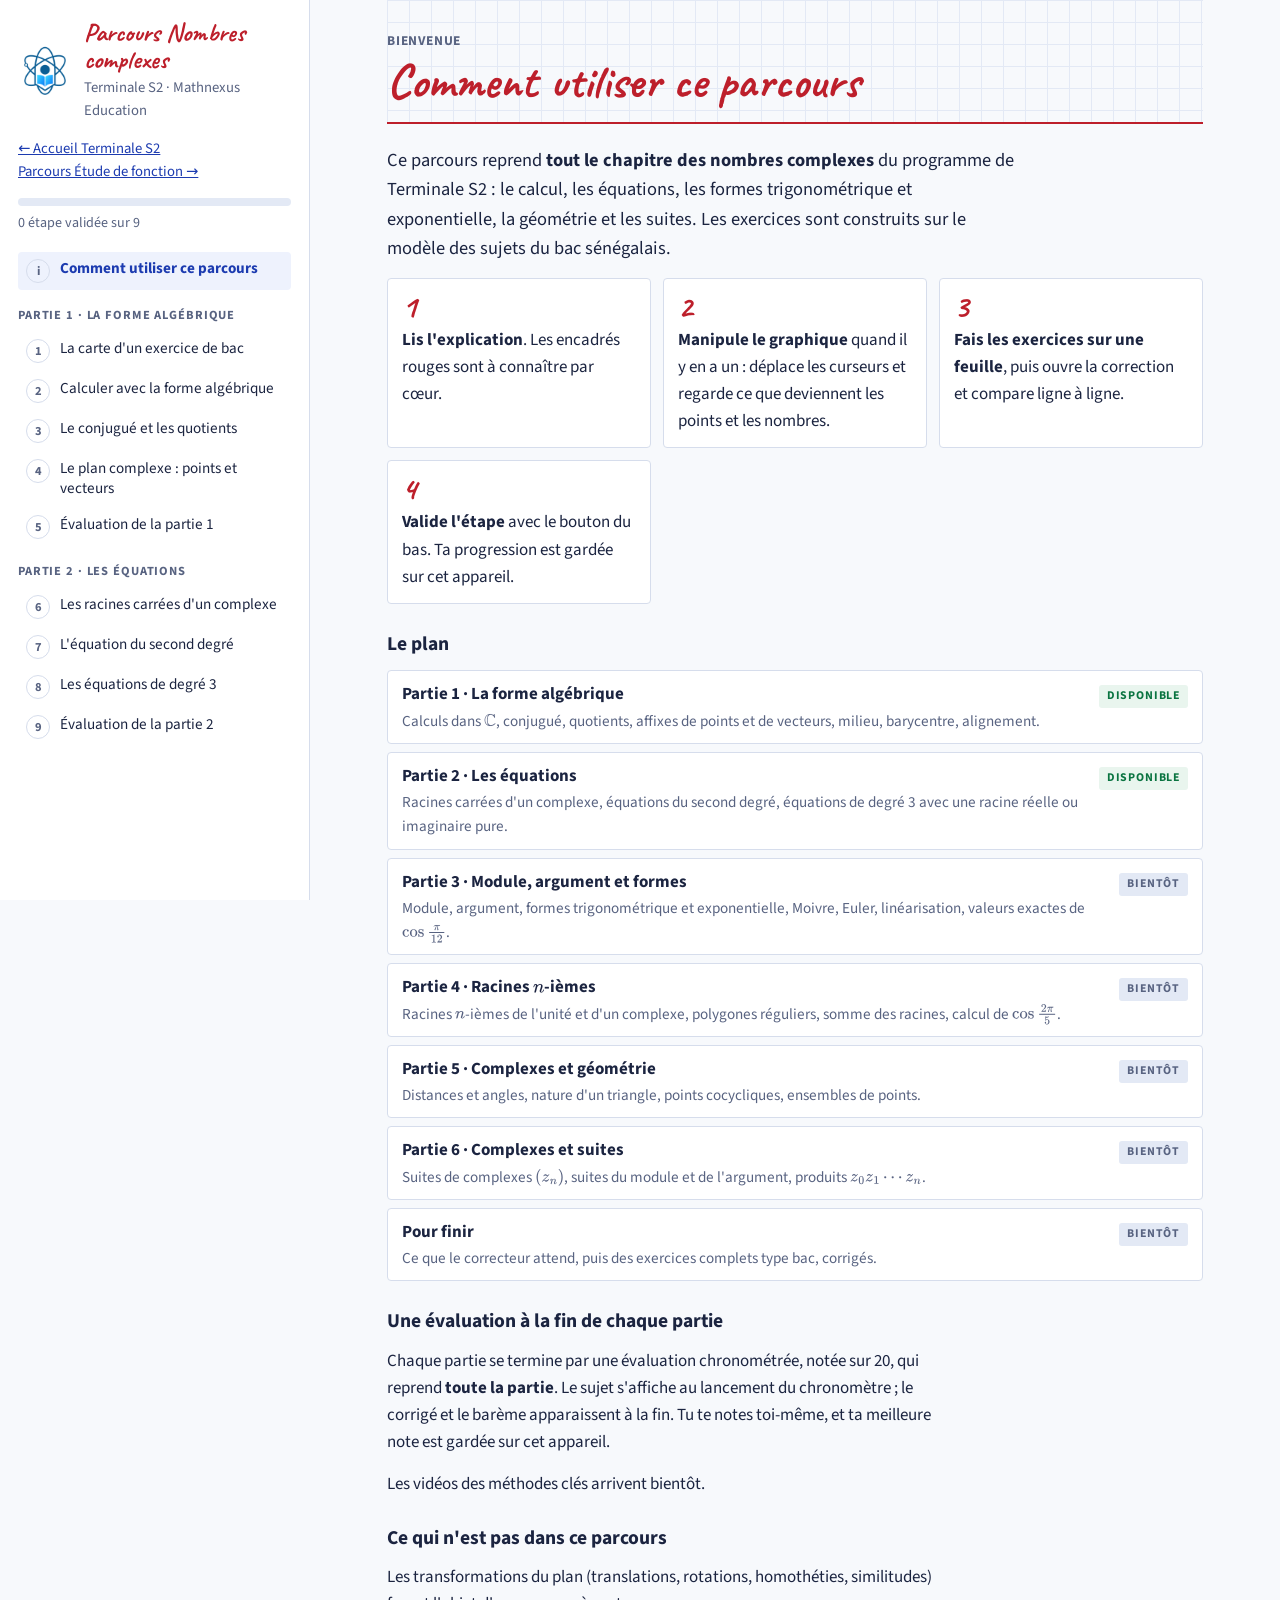
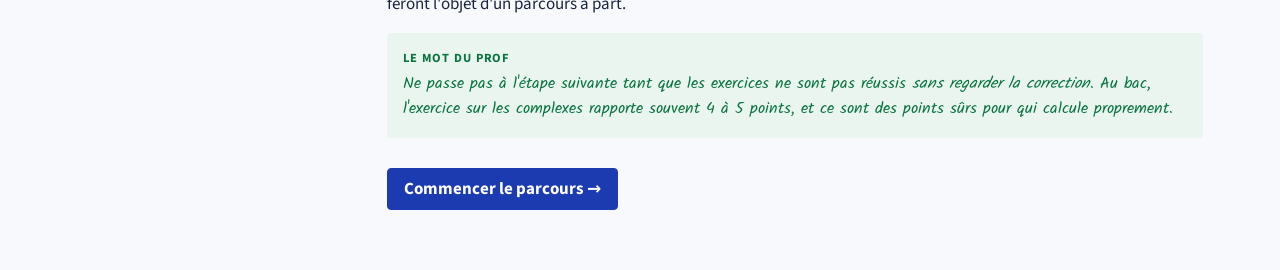
<file: nombres-complexes.html>
<!doctype html>
<html lang="fr">
<head>
<meta charset="utf-8">
<meta name="viewport" content="width=device-width, initial-scale=1, viewport-fit=cover">
<title>Parcours Nombres complexes</title>
<meta name="claude:viewport-fit-sides" content="cover">
<style>
/* Polices et MathJax sont dans assets/ : le site fonctionne sans connexion. */
@font-face{font-family:'Caveat';font-style:normal;font-weight:500;font-display:swap;src:url(assets/fonts/caveat-latin-500-normal.woff2) format('woff2')}
@font-face{font-family:'Caveat';font-style:normal;font-weight:700;font-display:swap;src:url(assets/fonts/caveat-latin-700-normal.woff2) format('woff2')}
@font-face{font-family:'Kalam';font-style:normal;font-weight:400;font-display:swap;src:url(assets/fonts/kalam-latin-400-normal.woff2) format('woff2')}
@font-face{font-family:'Kalam';font-style:normal;font-weight:700;font-display:swap;src:url(assets/fonts/kalam-latin-700-normal.woff2) format('woff2')}
@font-face{font-family:'Source Sans 3';font-style:normal;font-weight:400;font-display:swap;src:url(assets/fonts/source-sans-3-latin-400-normal.woff2) format('woff2')}
@font-face{font-family:'Source Sans 3';font-style:normal;font-weight:600;font-display:swap;src:url(assets/fonts/source-sans-3-latin-600-normal.woff2) format('woff2')}
@font-face{font-family:'Source Sans 3';font-style:normal;font-weight:700;font-display:swap;src:url(assets/fonts/source-sans-3-latin-700-normal.woff2) format('woff2')}
/* Mise en page : un cahier de cours. Sommaire à gauche (les étapes dans l'ordre), une étape à la fois à droite.
   Clair = page de cahier quadrillée (encre bleue, titres rouges, stylo vert du prof). Sombre = tableau noir et craies. */
:root{
  --paper:#f7f9fc; --surface:#ffffff; --ink:#1b2440; --muted:#586381; --line:#d6ddec; --grid:#e3e9f5;
  --pen:#1c3bb0; --pen-bg:#eef2fd; --rouge:#bd1f2b; --rouge-bg:#fdf2f2; --prof:#0a7441; --prof-bg:#e9f5ee;
  --btn-fg:#ffffff;
  --f-body:'Source Sans 3',system-ui,-apple-system,'Segoe UI',sans-serif;
  --f-hand:'Caveat','Segoe Print','Bradley Hand',cursive;
  --f-prof:'Kalam','Comic Sans MS','Segoe Print',cursive;
}
@media (prefers-color-scheme: dark){
  :root:not([data-theme="light"]){
    --paper:#141d1a; --surface:#1b2723; --ink:#eef2ea; --muted:#a6b5ab; --line:#33453d; --grid:#22302b;
    --pen:#a9c4ff; --pen-bg:#202d45; --rouge:#ff9d92; --rouge-bg:#372422; --prof:#8fe0ae; --prof-bg:#1e3329;
    --btn-fg:#10201a; color-scheme:dark;
  }
}
:root[data-theme="dark"]{
  --paper:#141d1a; --surface:#1b2723; --ink:#eef2ea; --muted:#a6b5ab; --line:#33453d; --grid:#22302b;
  --pen:#a9c4ff; --pen-bg:#202d45; --rouge:#ff9d92; --rouge-bg:#372422; --prof:#8fe0ae; --prof-bg:#1e3329;
  --btn-fg:#10201a; color-scheme:dark;
}
*{box-sizing:border-box}
[hidden]{display:none !important}
html,body{height:100%}
body{background:var(--paper);color:var(--ink);font-family:var(--f-body);font-size:17px;line-height:1.6;margin:0}
a{color:var(--pen)}
button{font:inherit;color:inherit}
:focus-visible{outline:3px solid var(--pen);outline-offset:2px}

.app{display:grid;grid-template-columns:310px minmax(0,1fr);min-height:100%}

/* ---------- sommaire ---------- */
.side{background:var(--surface);border-right:1px solid var(--line);position:sticky;top:0;align-self:start;height:100vh;height:100dvh;overflow-y:auto;
  padding-block:20px 28px;padding-left:max(18px,env(safe-area-inset-left,0px));padding-right:18px}
.brand{font-family:var(--f-hand);font-weight:700;font-size:1.9rem;line-height:1.05;color:var(--rouge);margin:0 0 2px}
.brand-sub{margin:0 0 14px;color:var(--muted);font-size:.92rem}
.prog{margin:0 0 18px}
.prog-bar{height:8px;border-radius:4px;background:var(--grid);overflow:hidden}
.prog-fill{height:100%;width:0;background:var(--prof);transition:width .3s}
.prog-txt{margin:6px 0 0;font-size:.88rem;color:var(--muted);font-variant-numeric:tabular-nums}
.nav-part{margin:16px 0 6px;font-size:.78rem;letter-spacing:.07em;text-transform:uppercase;color:var(--muted);font-weight:700}
.nav-list{list-style:none;margin:0;padding:0;display:flex;flex-direction:column;gap:2px}
.nav-list a{display:grid;grid-template-columns:26px minmax(0,1fr);gap:8px;align-items:start;padding:7px 8px;border-radius:4px;text-decoration:none;color:var(--ink);font-size:.95rem;line-height:1.3}
.nav-list a:hover{background:var(--pen-bg)}
.nav-list a[aria-current="page"]{background:var(--pen-bg);color:var(--pen);font-weight:700}
.nav-n{display:inline-grid;place-items:center;width:24px;height:24px;border-radius:50%;border:1.5px solid var(--line);font-size:.78rem;font-weight:700;color:var(--muted);font-variant-numeric:tabular-nums}
.nav-list a.done .nav-n{background:var(--prof);border-color:var(--prof);color:var(--btn-fg)}

/* ---------- barre mobile ---------- */
.topbar{display:none}
.scrim{display:none}

/* ---------- étape ---------- */
.main{min-width:0;padding-block:0 60px}
.lesson{max-width:860px;margin:0 auto;padding-left:max(22px,env(safe-area-inset-left,0px));padding-right:max(22px,env(safe-area-inset-right,0px))}
.lhead{padding:30px 0 16px;margin:0 0 6px;
  background-image:linear-gradient(var(--grid) 1px,transparent 1px),linear-gradient(90deg,var(--grid) 1px,transparent 1px);background-size:22px 22px;
  border-bottom:2px solid var(--rouge)}
.eyebrow{margin:0 0 4px;font-size:.84rem;letter-spacing:.06em;text-transform:uppercase;color:var(--muted);font-weight:700;display:flex;gap:12px;flex-wrap:wrap;align-items:baseline}
.eyebrow .meta{letter-spacing:0;text-transform:none;font-weight:600;color:var(--prof)}
.lhead h2{font-family:var(--f-hand);font-weight:700;font-size:clamp(2.1rem,5.2vw,3rem);line-height:1.05;margin:0;color:var(--rouge);text-wrap:balance}
.lbody{display:flex;flex-direction:column;gap:14px;padding-top:16px}
.lbody > p,.lbody > ul,.lbody > ol{margin:0;max-width:70ch}
.lbody ul,.lbody ol{padding-left:1.3em}
.lbody li{margin:4px 0}
.lbody h3{font-size:1.22rem;margin:14px 0 0;line-height:1.25;text-wrap:balance}
.lead{font-size:1.15rem}
.objectif{font-size:1.08rem;color:var(--muted);font-weight:600}
.objectif::before{content:"Objectif : ";color:var(--pen);font-weight:700}

mjx-container[display="true"]{overflow-x:auto;overflow-y:hidden;max-width:100%;padding:4px 0;margin:.5em 0 !important}
mjx-container{color:inherit}

.lab{margin:0 0 6px;font-size:.78rem;letter-spacing:.07em;text-transform:uppercase;font-weight:700;font-family:var(--f-body)}
.retenir{border:2px solid var(--rouge);border-radius:4px;background:var(--rouge-bg);padding:12px 16px}
.retenir .lab{color:var(--rouge)}
.retenir p,.retenir ul,.retenir ol{margin:6px 0}
.retenir ul,.retenir ol{padding-left:1.3em}
.prof{background:var(--prof-bg);border-radius:4px;padding:12px 16px;color:var(--prof);font-family:var(--f-prof);font-size:1rem;line-height:1.55}
.prof .lab{color:var(--prof)}
.prof p,.prof ul{margin:4px 0}
.prof ul{padding-left:1.2em}
.copie{border:1px solid var(--line);border-radius:3px;padding:14px 16px 12px;color:var(--pen);font-family:var(--f-hand);font-size:1.42rem;line-height:1.5;min-width:0;
  background-color:var(--surface);
  background-image:linear-gradient(var(--grid) 1px,transparent 1px),linear-gradient(90deg,var(--grid) 1px,transparent 1px);background-size:22px 22px}
.copie .lab{color:var(--muted)}
.copie p{margin:4px 0}
.copie mjx-container{font-size:.82em}
.copie u{text-decoration-thickness:1.5px;text-underline-offset:3px}

.video{margin:6px 0;display:flex;flex-direction:column;gap:6px}
.video video{width:100%;max-width:100%;aspect-ratio:16/9;background:#101614;border-radius:4px;border:1px solid var(--line);display:block}
.video figcaption{font-size:.95rem;color:var(--muted);display:flex;gap:8px;flex-wrap:wrap;align-items:baseline}
.tag{font-size:.74rem;letter-spacing:.07em;text-transform:uppercase;font-weight:700;color:var(--btn-fg);background:var(--pen);padding:2px 7px;border-radius:3px}
.dur{font-variant-numeric:tabular-nums}

.table-wrap{overflow-x:auto;max-width:100%}
table{border-collapse:collapse;width:100%;min-width:480px;font-size:.98rem}
th,td{border:1px solid var(--line);padding:8px 10px;text-align:left;vertical-align:top}
th{background:var(--pen-bg);font-weight:700}

.exos-h{border-top:1px solid var(--line);padding-top:18px;margin-top:18px !important}
.exo{border:1px solid var(--line);border-radius:4px;background:var(--surface);padding:14px 16px;display:flex;flex-direction:column;gap:8px;min-width:0}
.exo-n{margin:0;font-weight:700;color:var(--pen);font-size:.86rem;letter-spacing:.06em;text-transform:uppercase}
.exo-q p{margin:4px 0}
.exo details{display:flex;flex-direction:column;gap:10px}
.exo summary{cursor:pointer;font-weight:700;color:var(--pen);padding:6px 0;width:max-content;max-width:100%}
.exo details[open] summary{margin-bottom:8px}
.exo details > * + *{margin-top:10px}

.howto{display:grid;grid-template-columns:repeat(auto-fit,minmax(210px,1fr));gap:12px}
.howto > div{border:1px solid var(--line);border-radius:4px;background:var(--surface);padding:12px 14px}
.howto p{margin:0}
.howto .num{font-family:var(--f-hand);font-weight:700;font-size:2rem;line-height:1;color:var(--rouge);margin-bottom:4px}

.chrono{border:2px solid var(--pen);border-radius:4px;background:var(--pen-bg);padding:14px 16px;display:flex;flex-direction:column;gap:6px;align-items:flex-start}
.chrono-lab{margin:0;font-weight:700}
.chrono-t{margin:0;font-size:3rem;line-height:1;font-weight:700;font-variant-numeric:tabular-nums;color:var(--pen)}
.chrono-b{display:flex;gap:10px;flex-wrap:wrap}
.chrono-end{margin:0;font-weight:700;color:var(--rouge)}

.btn{border:1.5px solid var(--pen);background:var(--pen);color:var(--btn-fg);font-weight:700;padding:10px 16px;border-radius:4px;cursor:pointer;text-decoration:none;display:inline-block;line-height:1.2}
.btn.ghost{background:transparent;color:var(--pen)}
.btn[disabled]{opacity:.45;cursor:default}
.pager{max-width:860px;margin:30px auto 0;padding-left:max(22px,env(safe-area-inset-left,0px));padding-right:max(22px,env(safe-area-inset-right,0px));display:flex;gap:12px;flex-wrap:wrap;justify-content:space-between;align-items:center}
.pager .right{display:flex;gap:12px;flex-wrap:wrap;align-items:center}
.done-note{color:var(--prof);font-weight:700;margin:0}

@media (max-width: 880px){
  .app{display:block}
  .topbar{display:flex;position:sticky;top:env(safe-area-inset-top,0px);z-index:20;background:var(--surface);border-bottom:1px solid var(--line);
    padding-block:8px;padding-left:max(16px,env(safe-area-inset-left,0px));padding-right:max(16px,env(safe-area-inset-right,0px));gap:12px;align-items:center;justify-content:space-between}
  body::before{content:"";position:fixed;inset:0 0 auto;height:env(safe-area-inset-top,0px);z-index:10;background:var(--surface)}
  .topbar .brand{font-size:1.45rem;margin:0}
  .topbar .mini{font-size:.85rem;color:var(--muted);font-variant-numeric:tabular-nums;margin:0}
  .side{position:fixed;inset:0 auto 0 0;width:min(88vw,330px);z-index:40;transform:translateX(-102%);transition:transform .22s;height:auto;
    padding-top:calc(18px + env(safe-area-inset-top,0px));padding-bottom:calc(24px + env(safe-area-inset-bottom,0px))}
  .side.open{transform:none;box-shadow:0 0 40px rgba(0,0,0,.35)}
  .scrim{display:block;position:fixed;inset:0;z-index:30;background:rgba(10,16,30,.45)}
  .lesson,.pager{padding-left:max(16px,env(safe-area-inset-left,0px));padding-right:max(16px,env(safe-area-inset-right,0px))}
  .lhead{padding-top:20px}
  body{font-size:16.5px}
  .copie{font-size:1.3rem;padding:12px 12px 10px}
  .pager .btn{flex:1 1 auto;text-align:center}
}
@media (prefers-reduced-motion: reduce){.side,.prog-fill{transition:none}}
</style>
<style>
/* ---------- ajouts : logo, graphiques interactifs, plan ---------- */
.brand-row{display:grid;grid-template-columns:54px minmax(0,1fr);gap:12px;align-items:center;margin:0 0 14px}
.brand-row img{width:54px;height:54px;border-radius:8px;display:block}
.brand-row .brand{font-size:1.6rem;margin:0}
.brand-row .brand-sub{margin:2px 0 0}
.topbar img{width:32px;height:32px;border-radius:6px;display:block}
.topbar .tb-mid{display:flex;gap:8px;align-items:center;min-width:0}

.graphfig{margin:6px 0;display:flex;flex-direction:column;gap:8px;min-width:0}
.graphfig figcaption{font-size:.95rem;color:var(--muted);display:flex;gap:8px;flex-wrap:wrap;align-items:baseline}
.graph{border:1px solid var(--line);border-radius:4px;background:var(--surface);padding:10px 12px 12px;display:flex;flex-direction:column;gap:8px;min-width:0}
.g-cv{width:100%;height:300px;display:block;border-radius:3px}
.g-ctl{display:grid;grid-template-columns:auto minmax(0,1fr);gap:12px;align-items:center}
.g-ctl label{font-weight:700;color:var(--pen);font-size:.92rem}
.g-ctl input[type=range]{width:100%;accent-color:var(--pen);min-width:0;height:28px}
.g-read{margin:0;font-variant-numeric:tabular-nums;font-weight:600;color:var(--ink);white-space:pre-line;font-size:.98rem;min-height:1.6em;overflow-wrap:anywhere}
.g-opts{display:flex;gap:8px;flex-wrap:wrap}
.g-opt{border:1.5px solid var(--line);background:transparent;color:var(--ink);padding:6px 12px;border-radius:4px;cursor:pointer;font-weight:600}
.g-opt[aria-pressed="true"]{border-color:var(--pen);background:var(--pen-bg);color:var(--pen)}

.plan{display:flex;flex-direction:column;gap:8px;list-style:none;margin:0;padding:0 !important;max-width:none !important}
.plan li{display:grid;grid-template-columns:minmax(0,1fr) auto;gap:10px;align-items:baseline;border:1px solid var(--line);border-radius:4px;background:var(--surface);padding:10px 14px;margin:0}
.plan p{margin:0}
.plan .what{color:var(--muted);font-size:.95rem}
.badge{font-size:.74rem;letter-spacing:.07em;text-transform:uppercase;font-weight:700;padding:2px 8px;border-radius:3px;white-space:nowrap}
.badge.ok{background:var(--prof-bg);color:var(--prof)}
.badge.soon{background:var(--grid);color:var(--muted)}
.methode{counter-reset:m;list-style:none;padding:0 !important;display:flex;flex-direction:column;gap:8px}
.methode li{counter-increment:m;position:relative;padding-left:34px;margin:0}
.methode li::before{content:counter(m);position:absolute;left:0;top:-2px;font-family:var(--f-hand);font-weight:700;font-size:1.7rem;line-height:1.1;color:var(--rouge)}
.lbody p{overflow-x:auto;overflow-y:hidden}
td.c,th.c{text-align:center}
@media (max-width: 880px){ .g-cv{height:250px} .brand-row .brand{font-size:1.45rem} }
.graphfig figcaption{display:block}
.graphfig figcaption .tag{margin-right:6px}
mjx-container[display="true"]{overflow-x:auto;overflow-y:hidden;max-width:100%}
/* ---------- évaluations ---------- */
.eval{display:flex;flex-direction:column;gap:14px}
.ev-intro{border:2px solid var(--pen);border-radius:4px;background:var(--pen-bg);padding:14px 16px;display:flex;flex-direction:column;gap:10px}
.ev-intro ul{margin:0}
.ev-meta{display:flex;gap:18px;flex-wrap:wrap;margin:0;font-size:1.05rem}
.ev-actions{display:flex;gap:10px;flex-wrap:wrap}
.ev-actions .btn{flex:0 1 auto}
.ev-best{margin:0;font-weight:700;color:var(--prof)}
.ev-bar{position:sticky;top:8px;z-index:6;display:flex;align-items:center;justify-content:space-between;gap:12px;flex-wrap:wrap;border:2px solid var(--pen);border-radius:4px;background:var(--surface);padding:8px 14px;box-shadow:0 2px 10px rgba(0,0,0,.08)}
.ev-t{margin:0;font-size:2rem;line-height:1;font-weight:700;font-variant-numeric:tabular-nums;color:var(--pen)}
.ev-t.low{color:var(--rouge)}
.ev-btns{display:flex;gap:8px}
.ev-btns .btn{flex:0 1 auto;padding:8px 14px}
.ev-sujet,.ev-cor{display:flex;flex-direction:column;gap:10px}
.ev-ex{margin:12px 0 0;font-size:1.12rem;color:var(--pen)}
.ev-ex span{font-weight:600;color:var(--muted);font-size:.95rem}
.ev-help{margin:0;color:var(--muted)}
.bar{display:grid;grid-template-columns:76px minmax(0,1fr);gap:10px;align-items:start;border-top:1px dashed var(--line);padding-top:8px}
.bar-chk{white-space:nowrap;display:flex;gap:6px;align-items:center;font-weight:700;color:var(--rouge);font-size:.92rem;cursor:pointer;padding-top:2px}
.bar-chk input{width:18px;height:18px;accent-color:var(--prof);margin:0}
.bar-body p{margin:0 0 6px}
.bar-body{min-width:0}
.ev-score{border:2px solid var(--prof);border-radius:4px;background:var(--prof-bg);padding:12px 16px;display:flex;flex-direction:column;gap:8px;align-items:flex-start}
.ev-note{margin:0;font-size:1.3rem}
.ev-avis{margin:0}
.ev-score .btn{flex:0 1 auto}
@media (max-width: 880px){ .ev-bar{top:64px} .bar{grid-template-columns:70px minmax(0,1fr);gap:8px} .bar-chk{font-size:.85rem} }
.video figcaption{display:block}
.video figcaption .tag{margin-right:6px}

</style>

</head>
<body>
<div class="app">
  <div class="topbar">
    <button type="button" class="btn ghost" id="menu-btn" aria-controls="side" aria-expanded="false">Sommaire</button>
    <div class="tb-mid"><img src="assets/img/logo-mathnexus.png" alt=""><p class="brand">Nombres complexes</p></div>
    <p class="mini" id="mini-prog"></p>
  </div>
  <div class="scrim" id="scrim" hidden></div>

  <nav class="side" id="side" aria-label="Sommaire du parcours">
    <div class="brand-row">
      <img src="assets/img/logo-mathnexus.png" alt="Logo Mathnexus">
      <div><p class="brand">Parcours Nombres complexes</p><p class="brand-sub">Terminale S2 · Mathnexus Education</p></div>
    </div>
    <p class="brand-sub"><a href="index.html">← Accueil Terminale S2</a><br><a href="etude-de-fonction.html">Parcours Étude de fonction →</a></p>
    <div class="prog">
      <div class="prog-bar"><div class="prog-fill" id="prog-fill"></div></div>
      <p class="prog-txt" id="prog-txt"></p>
    </div>
    <div id="nav"></div>
  </nav>

  <main class="main" id="main">
<section class="lesson" id="accueil" data-part="" data-title="Comment utiliser ce parcours" hidden><header class="lhead"><p class="eyebrow">Bienvenue</p><h2>Comment utiliser ce parcours</h2></header><div class="lbody">
<p class="lead">Ce parcours reprend <strong>tout le chapitre des nombres complexes</strong> du programme de Terminale S2 : le calcul, les équations, les formes trigonométrique et exponentielle, la géométrie et les suites. Les exercices sont construits sur le modèle des sujets du bac sénégalais.</p>

<div class="howto">
  <div><p class="num">1</p><p><strong>Lis l'explication</strong>. Les encadrés rouges sont à connaître par cœur.</p></div>
  <div><p class="num">2</p><p><strong>Manipule le graphique</strong> quand il y en a un : déplace les curseurs et regarde ce que deviennent les points et les nombres.</p></div>
  <div><p class="num">3</p><p><strong>Fais les exercices sur une feuille</strong>, puis ouvre la correction et compare ligne à ligne.</p></div>
  <div><p class="num">4</p><p><strong>Valide l'étape</strong> avec le bouton du bas. Ta progression est gardée sur cet appareil.</p></div>
</div>

<h3>Le plan</h3>
<ul class="plan">
  <li><div><p><strong>Partie 1 · La forme algébrique</strong></p><p class="what">Calculs dans \(\C\), conjugué, quotients, affixes de points et de vecteurs, milieu, barycentre, alignement.</p></div><span class="badge ok">Disponible</span></li>
  <li><div><p><strong>Partie 2 · Les équations</strong></p><p class="what">Racines carrées d'un complexe, équations du second degré, équations de degré 3 avec une racine réelle ou imaginaire pure.</p></div><span class="badge ok">Disponible</span></li>
  <li><div><p><strong>Partie 3 · Module, argument et formes</strong></p><p class="what">Module, argument, formes trigonométrique et exponentielle, Moivre, Euler, linéarisation, valeurs exactes de \(\cos\frac{\pi}{12}\).</p></div><span class="badge soon">Bientôt</span></li>
  <li><div><p><strong>Partie 4 · Racines \(n\)-ièmes</strong></p><p class="what">Racines \(n\)-ièmes de l'unité et d'un complexe, polygones réguliers, somme des racines, calcul de \(\cos\frac{2\pi}{5}\).</p></div><span class="badge soon">Bientôt</span></li>
  <li><div><p><strong>Partie 5 · Complexes et géométrie</strong></p><p class="what">Distances et angles, nature d'un triangle, points cocycliques, ensembles de points.</p></div><span class="badge soon">Bientôt</span></li>
  <li><div><p><strong>Partie 6 · Complexes et suites</strong></p><p class="what">Suites de complexes \((z_n)\), suites du module et de l'argument, produits \(z_0z_1\cdots z_n\).</p></div><span class="badge soon">Bientôt</span></li>
  <li><div><p><strong>Pour finir</strong></p><p class="what">Ce que le correcteur attend, puis des exercices complets type bac, corrigés.</p></div><span class="badge soon">Bientôt</span></li>
</ul>

<h3>Une évaluation à la fin de chaque partie</h3>
<p>Chaque partie se termine par une évaluation chronométrée, notée sur 20, qui reprend <strong>toute la partie</strong>. Le sujet s'affiche au lancement du chronomètre ; le corrigé et le barème apparaissent à la fin. Tu te notes toi-même, et ta meilleure note est gardée sur cet appareil.</p>
<p>Les vidéos des méthodes clés arrivent bientôt.</p>

<h3>Ce qui n'est pas dans ce parcours</h3>
<p>Les transformations du plan (translations, rotations, homothéties, similitudes) feront l'objet d'un parcours à part.</p>

<div class="prof"><p class="lab">Le mot du prof</p><p>Ne passe pas à l'étape suivante tant que les exercices ne sont pas réussis <em>sans regarder la correction</em>. Au bac, l'exercice sur les complexes rapporte souvent 4 à 5 points, et ce sont des points sûrs pour qui calcule proprement.</p></div>
</div></section>
<section class="lesson" id="carte" data-part="Partie 1 · La forme algébrique" data-title="La carte d&#x27;un exercice de bac" hidden><header class="lhead"><p class="eyebrow">Partie 1 · La forme algébrique · Étape 1<span class="meta">6 min</span></p><h2>La carte d'un exercice de bac</h2></header><div class="lbody">
<p class="objectif">Savoir comment l'exercice de complexes est construit au bac, pour reconnaître chaque question dès la lecture du sujet.</p>

<h3>Un exercice de bac a presque toujours trois temps</h3>
<p>Depuis plus de trente ans, les sujets du bac S2 suivent le même schéma. Si tu le connais, tu sais à l'avance quel outil sortir à chaque question.</p>

<div class="table-wrap"><table>
<thead><tr><th>Temps</th><th>Ce qu'on te demande</th><th>Où l'apprendre</th></tr></thead>
<tbody>
<tr><td><strong>1. L'équation</strong></td><td>Résoudre une équation de degré 2 ou 3 : « montrer que l'équation admet une solution imaginaire pure », « factoriser », « achever la résolution ».</td><td>Partie 2</td></tr>
<tr><td><strong>2. Les formes</strong></td><td>Écrire les solutions ou un quotient sous forme trigonométrique ou exponentielle, calculer une puissance, en déduire \(\cos\frac{\pi}{12}\) ou \(\sin\frac{5\pi}{12}\).</td><td>Parties 3 et 4</td></tr>
<tr><td><strong>3. La géométrie</strong></td><td>Placer les points images des solutions, calculer \(\dfrac{z_C-z_A}{z_B-z_A}\), en déduire la nature du triangle \(ABC\), montrer que des points sont sur un même cercle, trouver un ensemble de points.</td><td>Parties 1 et 5</td></tr>
</tbody>
</table></div>

<div class="copie"><p class="lab">Un exemple : le bac 2007</p>
<p>On considère \((E)\) : \(z^3-(3+2i)z^2+(1+4i)z+1-2i\)<wbr>\({}=0\).</p>
<p>1. a) Déterminer la solution réelle de \((E)\). b) Montrer que \(i\) est solution. c) Déterminer la troisième solution.</p>
<p>2. Soit \(A\), \(B\), \(C\) les points d'affixes \(1\), \(i\) et \(2+i\). a) Déterminer le module et un argument de \(\dfrac{z_B-z_A}{z_C-z_A}\). b) En déduire la nature du triangle \(ABC\).</p>
</div>
<p>On retrouve les trois temps : l'équation (question 1), la forme trigonométrique d'un quotient (2a), la géométrie (2b). À la fin du parcours, tu sauras faire cet exercice en entier.</p>

<div class="retenir"><p class="lab">À retenir</p><ul>
<li>Chaque question utilise la précédente. « <strong>En déduire</strong> » veut dire : sers-toi du résultat que tu viens de trouver.</li>
<li>Les solutions de l'équation deviennent presque toujours les <strong>affixes des points</strong> de la partie géométrique. Une erreur de calcul au début fausse tout l'exercice : vérifie tes solutions en les remplaçant dans l'équation.</li>
<li>Si tu n'arrives pas à démontrer un résultat donné par l'énoncé, <strong>admets-le</strong> et continue.</li>
</ul></div>

<h3>Les trois écritures d'un nombre complexe</h3>
<p>Tout le chapitre tourne autour de trois façons d'écrire le même nombre. Chacune sert à quelque chose de précis.</p>
<div class="table-wrap"><table>
<thead><tr><th>Écriture</th><th>Exemple</th><th>Elle sert à…</th></tr></thead>
<tbody>
<tr><td>Algébrique \(a+ib\)</td><td>\(1+i\)</td><td>additionner, résoudre les équations, placer un point</td></tr>
<tr><td>Trigonométrique \(r(\cos\theta+i\sin\theta)\)</td><td>\(\sqrt2\left(\cos\frac\pi4+i\sin\frac\pi4\right)\)</td><td>lire un module et un argument, trouver des valeurs exactes de cosinus</td></tr>
<tr><td>Exponentielle \(re^{i\theta}\)</td><td>\(\sqrt2\,e^{i\frac\pi4}\)</td><td>multiplier, diviser, calculer des puissances</td></tr>
</tbody>
</table></div>

<h3 class="exos-h">Vérifie que tu as compris</h3>
<article class="exo"><p class="exo-n">Exercice 1</p><div class="exo-q"><p>Dans l'exemple du bac 2007, pourquoi l'énoncé demande-t-il d'abord de « montrer que \(i\) est solution » ?</p></div>
<details class="tex2jax_ignore"><summary>Voir la correction</summary><div class="copie"><p class="lab">Correction</p><p>Une équation de degré 3 ne se résout pas directement. Quand on connaît une solution, on factorise le polynôme et il reste une équation de degré 2, qu'on sait résoudre.</p><p>Ici l'énoncé donne même deux solutions (la solution réelle et \(i\)) : la troisième se trouve sans calcul de discriminant. Tu verras comment à l'étape 7.</p></div></details></article>
<article class="exo"><p class="exo-n">Exercice 2</p><div class="exo-q"><p>Range ces questions dans l'ordre où elles apparaissent dans un sujet :</p><p><strong>a.</strong> En déduire la nature du triangle \(ABC\). <strong>b.</strong> Résoudre dans \(\C\) l'équation \(z^2-2z+4=0\). <strong>c.</strong> Écrire les solutions sous forme exponentielle. <strong>d.</strong> Placer les points \(A\) et \(B\) d'affixes les solutions.</p></div>
<details class="tex2jax_ignore"><summary>Voir la correction</summary><div class="copie"><p class="lab">Correction</p><p>b, c, d, a.</p><p>L'équation d'abord, puis la forme des solutions, puis les points, puis la géométrie.</p></div></details></article>
</div></section>
<section class="lesson" id="algebrique" data-part="Partie 1 · La forme algébrique" data-title="Calculer avec la forme algébrique" hidden><header class="lhead"><p class="eyebrow">Partie 1 · La forme algébrique · Étape 2<span class="meta">16 min</span></p><h2>Calculer avec la forme algébrique</h2></header><div class="lbody">
<p class="objectif">Savoir écrire un nombre complexe sous la forme \(a+ib\), identifier sa partie réelle et sa partie imaginaire, et calculer sans erreur.</p>

<h3>Le nombre \(i\)</h3>
<p>Aucun réel n'a un carré négatif. On crée donc un nouveau nombre, noté \(i\), dont le carré vaut \(-1\). Avec lui, on fabrique les <strong>nombres complexes</strong>.</p>
<div class="retenir"><p class="lab">À connaître par cœur</p><ul>
<li>\(i^2=-1\).</li>
<li>Tout nombre complexe \(z\) s'écrit de façon unique \(z=a+ib\), avec \(a\) et \(b\) <strong>réels</strong>. C'est la <strong>forme algébrique</strong> de \(z\).</li>
<li>\(a\) est la <strong>partie réelle</strong> : \(\Re(z)=a\). \(b\) est la <strong>partie imaginaire</strong> : \(\Im(z)=b\). Attention, \(\Im(z)\) est le réel \(b\), pas \(ib\).</li>
<li>Si \(b=0\), \(z\) est un <strong>réel</strong>. Si \(a=0\), \(z=ib\) est un <strong>imaginaire pur</strong>.</li>
<li><strong>Égalité :</strong> \(a+ib=a'+ib'\) si et seulement si \(a=a'\) et \(b=b'\).</li>
</ul></div>
<p>Les règles de calcul sont celles des réels : on développe, on regroupe, et on remplace \(i^2\) par \(-1\) dès qu'il apparaît.</p>
<div class="copie"><p class="lab">Sur la copie</p><p>\((2+3i)(1-i)\)<wbr>\({}=2-2i+3i-3i^2\)<wbr>\({}=2+i-3\times(-1)\)<wbr>\({}=5+i\).</p>
<p>Donc \(\Re\big((2+3i)(1-i)\big)\)<wbr>\({}=5\) et \(\Im\big((2+3i)(1-i)\big)\)<wbr>\({}=1\).</p></div>

<h3>Les puissances de \(i\)</h3>
<p>\(i^0=1\), \(i^1=i\), \(i^2=-1\), \(i^3=i^2\times i=-i\), \(i^4=(i^2)^2=1\). Puis tout recommence : les puissances de \(i\) reviennent tous les 4.</p>
<figure class="graphfig"><div class="graph" data-fig="puissances" data-alt="Les points 1, i, −1, −i et la puissance i^n choisie"></div><figcaption><span class="tag">À toi</span> Augmente \(n\) d'un cran à la fois. Le point fait le tour des quatre valeurs \(1\), \(i\), \(-1\), \(-i\), toujours dans le même ordre.</figcaption></figure>
<div class="retenir"><p class="lab">La méthode</p><p>Pour calculer \(i^n\), on fait la division euclidienne de \(n\) par 4 : \(n=4q+r\) avec \(r\in\{0,1,2,3\}\). Alors \(i^n\)<wbr>\({}=(i^4)^q\times i^r\)<wbr>\({}=i^r\).</p></div>
<div class="copie"><p class="lab">Sur la copie</p><p>\(2026=4\times506+2\), donc \(i^{2026}=i^2=-1\).</p></div>

<h3>Les identités remarquables</h3>
<p>Elles restent vraies. Deux résultats reviennent sans cesse, apprends-les :</p>
\[(1+i)^2=1+2i+i^2=2i\]
\[(a+ib)(a-ib)=a^2-(ib)^2=a^2+b^2\]
<p>Le second dit qu'un complexe multiplié par « le même avec le signe opposé devant \(i\) » donne un <strong>réel positif</strong>. C'est la clé de l'étape suivante.</p>
<div class="copie"><p class="lab">Sur la copie</p><p>\((1+i)^4\)<wbr>\({}=\big((1+i)^2\big)^2\)<wbr>\({}=(2i)^2\)<wbr>\({}=4i^2\)<wbr>\({}=-4\), puis \((1+i)^8=(-4)^2=16\).</p></div>

<h3>Avec une inconnue : poser \(z=x+iy\)</h3>
<p>Beaucoup de questions de bac commencent par « on pose \(z=x+iy\), avec \(x\) et \(y\) réels ». On remplace alors \(z\) par \(x+iy\), on développe, et on range le résultat en deux paquets : ce qui ne contient pas \(i\) (la partie réelle) et ce qui est multiplié par \(i\) (la partie imaginaire).</p>
<div class="retenir"><p class="lab">La méthode</p><ol class="methode">
<li>J'écris chaque facteur sous la forme (réel) \(+\,i\,\)(réel).</li>
<li>Je développe avec la double distributivité, et je remplace \(i^2\) par \(-1\).</li>
<li>Je regroupe : partie réelle d'un côté, partie imaginaire de l'autre.</li>
</ol></div>
<div class="copie"><p class="lab">Sur la copie</p><p>Premier exemple : \(z^2\)<wbr>\({}=(x+iy)^2\)<wbr>\({}=x^2+2ixy+i^2y^2\)<wbr>\({}=(x^2-y^2)+i\,(2xy)\).</p>
<p>Donc \(\Re(z^2)=x^2-y^2\) et \(\Im(z^2)=2xy\).</p></div>
<div class="copie"><p class="lab">Sur la copie</p><p>Deuxième exemple : soit \(Z=(z-1)(z+i)\).</p>
<p>1. \(z-1=(x-1)+iy\) et \(z+i=x+i(y+1)\).</p>
<p>2. \(Z\)<wbr>\({}=(x-1)x+i(x-1)(y+1)+ixy+i^2y(y+1)\).</p>
<p>3. Sans \(i\) : \((x-1)x-y(y+1)\)<wbr>\({}=x^2-x-y^2-y\). Devant \(i\) : \((x-1)(y+1)+xy=2xy+x-y-1\).</p>
<p><u>\(\Re(Z)=x^2-x-y^2-y\) et \(\Im(Z)=2xy+x-y-1\).</u></p></div>
<p>Contrôle rapide : pour \(z=0\) (\(x=y=0\)), \(Z=(-1)\times i=-i\). Les formules donnent \(\Re(Z)=0\) et \(\Im(Z)=-1\). ✔ Tester une valeur simple permet de repérer une erreur de signe.</p>

<div class="prof"><p class="lab">Ce qui coûte des points</p><ul>
<li>Oublier de remplacer \(i^2\) par \(-1\). Une réponse qui contient encore \(i^2\) n'est pas sous forme algébrique.</li>
<li>Écrire \(\Im(z)=3i\) au lieu de \(\Im(z)=3\).</li>
<li>Utiliser l'égalité \(a+ib\)<wbr>\({}=a'+ib'\Rightarrow a\)<wbr>\({}=a'\) sans vérifier que \(a\), \(b\), \(a'\), \(b'\) sont réels.</li>
<li>Comparer deux complexes avec \(&lt;\) ou \(&gt;\) : un complexe non réel n'a pas de signe, et on ne range pas les complexes.</li>
</ul></div>

<h3 class="exos-h">Vérifie que tu as compris</h3>
<article class="exo"><p class="exo-n">Exercice 1</p><div class="exo-q"><p>Écris sous forme algébrique : <strong>a.</strong> \((3-2i)(4+i)\) &nbsp; <strong>b.</strong> \((2-i)^2\) &nbsp; <strong>c.</strong> \((1+i)^3\) &nbsp; <strong>d.</strong> \(i^{2027}\)</p></div>
<details class="tex2jax_ignore"><summary>Voir la correction</summary><div class="copie"><p class="lab">Correction</p><p>a. \((3-2i)(4+i)\)<wbr>\({}=12+3i-8i-2i^2\)<wbr>\({}=12-5i+2\)<wbr>\({}=14-5i\).</p>
<p>b. \((2-i)^2\)<wbr>\({}=4-4i+i^2\)<wbr>\({}=4-4i-1\)<wbr>\({}=3-4i\).</p>
<p>c. \((1+i)^3\)<wbr>\({}=(1+i)^2(1+i)\)<wbr>\({}=2i(1+i)\)<wbr>\({}=2i+2i^2\)<wbr>\({}=-2+2i\).</p>
<p>d. \(2027=4\times506+3\), donc \(i^{2027}=i^3=-i\).</p></div></details></article>
<article class="exo"><p class="exo-n">Exercice 2</p><div class="exo-q"><p>Détermine les réels \(x\) et \(y\) tels que \((x+2y)+i(x-y)=5+2i\).</p></div>
<details class="tex2jax_ignore"><summary>Voir la correction</summary><div class="copie"><p class="lab">Correction</p><p>\(x\) et \(y\) sont réels, donc \(x+2y\) et \(x-y\) sont réels. Par identification des parties réelles et imaginaires :</p>
\[\begin{cases}x+2y=5\\x-y=2\end{cases}\]
<p>En soustrayant : \(3y=3\), donc \(y=1\), puis \(x=2+y=3\).</p></div>
<div class="prof"><p class="lab">Remarque</p><p>Écris toujours la phrase « \(x\) et \(y\) sont réels » avant d'identifier : c'est elle qui justifie le système.</p></div></details></article>
<article class="exo"><p class="exo-n">Exercice 3</p><div class="exo-q"><p>Soit \(z=x+iy\) avec \(x\) et \(y\) réels. Donne la partie réelle et la partie imaginaire de \(Z=(z+2)(2z-i)\) en fonction de \(x\) et \(y\).</p></div>
<details class="tex2jax_ignore"><summary>Voir la correction</summary><div class="copie"><p class="lab">Correction</p><p>\(z+2=(x+2)+iy\) et \(2z-i=2x+i(2y-1)\). On développe :</p>
\[Z=(x+2)\,2x+i(x+2)(2y-1)+2ixy+i^2\,y(2y-1)\]
<p>On regroupe ce qui ne contient pas \(i\), puis ce qui est en facteur de \(i\) :</p>
<p>\(\Re(Z)\)<wbr>\({}=2x(x+2)-y(2y-1)\)<wbr>\({}=2x^2+4x-2y^2+y\).</p>
<p>\(\Im(Z)\)<wbr>\({}=(x+2)(2y-1)+2xy\)<wbr>\({}=4xy-x+4y-2\).</p></div></details></article>
</div></section>
<section class="lesson" id="conjugue" data-part="Partie 1 · La forme algébrique" data-title="Le conjugué et les quotients" hidden><header class="lhead"><p class="eyebrow">Partie 1 · La forme algébrique · Étape 3<span class="meta">14 min</span></p><h2>Le conjugué et les quotients</h2></header><div class="lbody">
<p class="objectif">Connaître le conjugué et ses propriétés, mettre un quotient sous forme algébrique, et reconnaître un réel ou un imaginaire pur.</p>

<h3>Le conjugué</h3>
<div class="retenir"><p class="lab">À connaître par cœur</p><ul>
<li>Le <strong>conjugué</strong> de \(z=a+ib\) est \(\bar z=a-ib\). On change seulement le signe de la partie imaginaire.</li>
<li>\(z\,\bar z=a^2+b^2\) : c'est un <strong>réel positif</strong>.</li>
<li>\(z+\bar z=2\Re(z)\) et \(z-\bar z=2i\Im(z)\).</li>
<li>\(\overline{z+z'}\)<wbr>\({}=\bar z+\bar z'\), \(\overline{z\,z'}\)<wbr>\({}=\bar z\,\bar z'\), \(\overline{\left(\dfrac{z}{z'}\right)}\)<wbr>\({}=\dfrac{\bar z}{\bar z'}\), \(\overline{z^n}\)<wbr>\({}=(\bar z)^n\), \(\bar{\bar z}=z\).</li>
</ul></div>
<p>Dans le plan, le point d'affixe \(\bar z\) est le symétrique du point d'affixe \(z\) par rapport à l'axe des réels.</p>
<figure class="graphfig"><div class="graph" data-fig="plan" data-alt="Point M d'affixe z, son conjugué M' et son opposé N"></div><figcaption><span class="tag">À toi</span> Change \(a\) et \(b\). Le point rouge \(M'(\bar z)\) reste le reflet de \(M(z)\) dans l'axe horizontal ; le point vert \(N(-z)\) est son symétrique par rapport à \(O\).</figcaption></figure>

<h3>Mettre un quotient sous forme algébrique</h3>
<div class="retenir"><p class="lab">La méthode</p><p>On multiplie le numérateur <strong>et</strong> le dénominateur par le <strong>conjugué du dénominateur</strong>. Le dénominateur devient le réel \(a^2+b^2\), et il ne reste qu'à développer le numérateur.</p></div>
<div class="copie"><p class="lab">Sur la copie</p><p>\(\dfrac{i-3}{-1-2i}\)<wbr>\({}=\dfrac{(i-3)(-1+2i)}{(-1-2i)(-1+2i)}\)<wbr>\({}=\dfrac{-i+2i^2+3-6i}{(-1)^2+2^2}\)<wbr>\({}=\dfrac{1-7i}{5}\)<wbr>\({}=\dfrac15-\dfrac75i\).</p></div>
<div class="copie"><p class="lab">Sur la copie</p><p>\(\dfrac{1}{2-i\sqrt3}\)<wbr>\({}=\dfrac{2+i\sqrt3}{(2-i\sqrt3)(2+i\sqrt3)}\)<wbr>\({}=\dfrac{2+i\sqrt3}{4+3}\)<wbr>\({}=\dfrac27+\dfrac{\sqrt3}{7}\,i\).</p></div>
<p>Deux quotients à connaître : \(\dfrac1i\)<wbr>\({}=\dfrac{-i}{i\times(-i)}\)<wbr>\({}=-i\), et \(\dfrac{1+i}{1-i}\)<wbr>\({}=\dfrac{(1+i)^2}{1^2+1^2}\)<wbr>\({}=\dfrac{2i}{2}\)<wbr>\({}=i\).</p>

<h3>Reconnaître un réel ou un imaginaire pur</h3>
<div class="retenir"><p class="lab">À connaître par cœur</p><ul>
<li>\(Z\) est réel \(\iff\Im(Z)\)<wbr>\({}=0\)<wbr>\({}\iff\bar Z\)<wbr>\({}=Z\).</li>
<li>\(Z\) est imaginaire pur \(\iff\Re(Z)\)<wbr>\({}=0\)<wbr>\({}\iff\bar Z\)<wbr>\({}=-Z\).</li>
</ul></div>
<p>Au bac, on pose souvent \(z=x+iy\) et on demande la partie réelle et la partie imaginaire d'un quotient \(Z\) en fonction de \(x\) et \(y\). On applique exactement la méthode du conjugué.</p>
<div class="copie"><p class="lab">Sur la copie</p><p>Soit \(z=x+iy\) (\(x\), \(y\) réels, \(z\neq2\)) et \(Z\)<wbr>\({}=\dfrac{z+1-i}{z-2}\)<wbr>\({}=\dfrac{(x+1)+i(y-1)}{(x-2)+iy}\).</p>
<p>On multiplie par le conjugué \((x-2)-iy\) du dénominateur. Le dénominateur devient \((x-2)^2+y^2\). Le numérateur vaut :</p>
\[\big[(x+1)+i(y-1)\big]\big[(x-2)-iy\big]=(x+1)(x-2)+y(y-1)+i\big[(y-1)(x-2)-y(x+1)\big]\]
<p>Donc \(\Re(Z)\)<wbr>\({}=\dfrac{x^2+y^2-x-y-2}{(x-2)^2+y^2}\) et \(\Im(Z)\)<wbr>\({}=\dfrac{-x-3y+2}{(x-2)^2+y^2}\).</p></div>
<p>Avec ce calcul, « \(Z\) est réel » devient \(-x-3y+2=0\) : une droite. « \(Z\) est imaginaire pur » devient \(x^2+y^2-x-y-2=0\) : un cercle. Tu apprendras à reconnaître ces ensembles de points dans la partie 5.</p>

<div class="prof"><p class="lab">Ce qui coûte des points</p><ul>
<li>Multiplier seulement le dénominateur par le conjugué. On multiplie <strong>en haut et en bas</strong>, sinon le quotient change.</li>
<li>Dans le développement \((a+ib)(c-id)\), le produit \(ib\times(-id)\)<wbr>\({}=-i^2bd\)<wbr>\({}=+bd\) : c'est là que se glissent les erreurs de signe. Fais-le lentement.</li>
</ul></div>

<h3 class="exos-h">Vérifie que tu as compris</h3>
<article class="exo"><p class="exo-n">Exercice 1</p><div class="exo-q"><p>Écris sous forme algébrique : <strong>a.</strong> \(\dfrac{1+2i}{3-i}\) &nbsp; <strong>b.</strong> \(\dfrac{2+i}{1-i}\) &nbsp; <strong>c.</strong> \(\dfrac{5}{1+2i}\)</p></div>
<details class="tex2jax_ignore"><summary>Voir la correction</summary><div class="copie"><p class="lab">Correction</p><p>a. \(\dfrac{(1+2i)(3+i)}{(3-i)(3+i)}\)<wbr>\({}=\dfrac{3+i+6i+2i^2}{9+1}\)<wbr>\({}=\dfrac{1+7i}{10}\)<wbr>\({}=\dfrac1{10}+\dfrac7{10}i\).</p>
<p>b. \(\dfrac{(2+i)(1+i)}{(1-i)(1+i)}\)<wbr>\({}=\dfrac{2+2i+i+i^2}{2}\)<wbr>\({}=\dfrac{1+3i}{2}\)<wbr>\({}=\dfrac12+\dfrac32i\).</p>
<p>c. \(\dfrac{5(1-2i)}{(1+2i)(1-2i)}\)<wbr>\({}=\dfrac{5(1-2i)}{5}\)<wbr>\({}=1-2i\).</p></div></details></article>
<article class="exo"><p class="exo-n">Exercice 2</p><div class="exo-q"><p>Soit \(z\) un nombre complexe. Montre que \(Z=z^2+\bar z^2\) est un réel, et que \(W=z^2-\bar z^2\) est un imaginaire pur.</p></div>
<details class="tex2jax_ignore"><summary>Voir la correction</summary><div class="copie"><p class="lab">Correction</p><p>\(\bar Z\)<wbr>\({}=\overline{z^2}+\overline{\bar z^2}\)<wbr>\({}=\bar z^2+z^2\)<wbr>\({}=Z\). Donc \(Z\) est réel.</p>
<p>\(\bar W\)<wbr>\({}=\overline{z^2}-\overline{\bar z^2}\)<wbr>\({}=\bar z^2-z^2\)<wbr>\({}=-W\). Donc \(W\) est imaginaire pur.</p></div>
<div class="prof"><p class="lab">Remarque</p><p>Avec le conjugué, pas besoin de poser \(z=x+iy\) : la preuve tient en une ligne.</p></div></details></article>
<article class="exo"><p class="exo-n">Exercice 3</p><div class="exo-q"><p>Soit \(z=x+iy\) (\(x\), \(y\) réels, \(z\neq-i\)) et \(Z=\dfrac{z-i}{z+i}\). Exprime \(\Re(Z)\) et \(\Im(Z)\) en fonction de \(x\) et \(y\).</p></div>
<details class="tex2jax_ignore"><summary>Voir la correction</summary><div class="copie"><p class="lab">Correction</p><p>\(Z\)<wbr>\({}=\dfrac{x+i(y-1)}{x+i(y+1)}\). On multiplie par le conjugué \(x-i(y+1)\). Le dénominateur devient \(x^2+(y+1)^2\).</p>
<p>Numérateur :</p>
\[\begin{aligned}\big[x+i(y-1)\big]\big[x-i(y+1)\big]&=x^2+(y-1)(y+1)+i\big[x(y-1)-x(y+1)\big]\\&=x^2+y^2-1-2ix\end{aligned}\]
<p>Donc \(\Re(Z)\)<wbr>\({}=\dfrac{x^2+y^2-1}{x^2+(y+1)^2}\) et \(\Im(Z)\)<wbr>\({}=\dfrac{-2x}{x^2+(y+1)^2}\).</p></div>
<div class="prof"><p class="lab">Remarque</p><p>Ce quotient est tombé au bac en 1992 et en 1995. \(Z\) est réel quand \(x=0\) (l'axe des imaginaires purs, privé du point \(-i\)), et imaginaire pur quand \(x^2+y^2=1\) (le cercle de centre \(O\) et de rayon 1, privé de \(-i\)).</p></div></details></article>
</div></section>
<section class="lesson" id="plan" data-part="Partie 1 · La forme algébrique" data-title="Le plan complexe : points et vecteurs" hidden><header class="lhead"><p class="eyebrow">Partie 1 · La forme algébrique · Étape 4<span class="meta">14 min</span></p><h2>Le plan complexe : points et vecteurs</h2></header><div class="lbody">
<p class="objectif">Passer d'un point ou d'un vecteur à son affixe, calculer un milieu, un barycentre, et prouver un alignement ou un parallélogramme avec les complexes.</p>

<h3>Affixe d'un point, affixe d'un vecteur</h3>
<p>Le plan est muni d'un repère orthonormé direct \((O\,;\vec u,\vec v)\). Au point \(M(a\,;b)\) on associe le complexe \(z_M=a+ib\) : c'est l'<strong>affixe</strong> de \(M\). L'axe des abscisses devient l'axe des réels, l'axe des ordonnées l'axe des imaginaires purs.</p>
<div class="retenir"><p class="lab">À connaître par cœur</p><ul>
<li>Le vecteur \(\vect{AB}\) a pour affixe \(z_{\vect{AB}}=z_B-z_A\) (« arrivée moins départ »).</li>
<li>Le milieu \(I\) de \([AB]\) a pour affixe \(z_I=\dfrac{z_A+z_B}{2}\).</li>
<li>Le barycentre \(G\) de \((A,\alpha)\), \((B,\beta)\), \((C,\gamma)\), avec \(\alpha+\beta+\gamma\neq0\), a pour affixe \(z_G\)<wbr>\({}=\dfrac{\alpha z_A+\beta z_B+\gamma z_C}{\alpha+\beta+\gamma}\).</li>
<li>\(\vect{AB}=\vect{DC}\) (\(ABCD\) parallélogramme) \(\iff z_B-z_A=z_C-z_D\).</li>
</ul></div>
<figure class="graphfig"><div class="graph" data-fig="vecteur" data-alt="Points A et B, vecteur AB et milieu I"></div><figcaption><span class="tag">À toi</span> Déplace le point \(B\). La flèche pointillée verte part de \(O\) : c'est le représentant de \(\vect{AB}\) d'origine \(O\), son extrémité a pour coordonnées les parties réelle et imaginaire de \(z_B-z_A\).</figcaption></figure>

<div class="copie"><p class="lab">Sur la copie</p>
<p>\(A\), \(B\), \(C\) ont pour coordonnées \((1\,;-3)\), \((4\,;5)\), \((-3\,;2)\). Donc \(z_A=1-3i\), \(z_B=4+5i\), \(z_C=-3+2i\).</p>
<p>\(z_{\vect{AB}}\)<wbr>\({}=z_B-z_A\)<wbr>\({}=(4+5i)-(1-3i)\)<wbr>\({}=3+8i\).</p>
<p>Milieu \(I\) de \([AB]\) : \(z_I\)<wbr>\({}=\dfrac{(1-3i)+(4+5i)}{2}\)<wbr>\({}=\dfrac52+i\).</p>
<p>Barycentre \(G\) de \((A,1)\), \((B,2)\), \((C,3)\) : \(z_G\)<wbr>\({}=\dfrac{(1-3i)+2(4+5i)+3(-3+2i)}{6}\)<wbr>\({}=\dfrac{13i}{6}\).</p>
</div>

<h3>Prouver un alignement</h3>
<p>\(A\), \(B\), \(C\) sont alignés quand \(\vect{AC}\) et \(\vect{AB}\) sont colinéaires, c'est-à-dire \(\vect{AC}=k\,\vect{AB}\) avec \(k\) <strong>réel</strong>. En affixes :</p>
<div class="retenir"><p class="lab">À connaître par cœur</p><p>Si \(A\neq B\) : \(A\), \(B\), \(C\) sont alignés \(\iff\dfrac{z_C-z_A}{z_B-z_A}\) est un <strong>réel</strong>.</p></div>
<div class="copie"><p class="lab">Sur la copie</p><p>Avec \(z_A=1+i\), \(z_B=3+2i\), \(z_C=7+4i\) : \(\dfrac{z_C-z_A}{z_B-z_A}\)<wbr>\({}=\dfrac{6+3i}{2+i}\)<wbr>\({}=\dfrac{3(2+i)}{2+i}\)<wbr>\({}=3\).</p>
<p>Ce quotient est réel, donc \(A\), \(B\), \(C\) sont alignés. De plus \(\vect{AC}=3\,\vect{AB}\).</p></div>
<p>Le même quotient \(\dfrac{z_C-z_A}{z_B-z_A}\) servira dans la partie 5 : quand il vaut \(i\), le triangle est rectangle isocèle ; quand il est imaginaire pur, il est rectangle. Ce quotient est l'outil principal de la géométrie avec les complexes.</p>

<div class="prof"><p class="lab">Ce qui coûte des points</p><ul>
<li>Écrire \(z_A-z_B\) pour l'affixe de \(\vect{AB}\). C'est toujours l'extrémité moins l'origine.</li>
<li>Pour un parallélogramme \(ABCD\), l'ordre des lettres compte : c'est \(\vect{AB}=\vect{DC}\), pas \(\vect{AB}=\vect{CD}\).</li>
</ul></div>

<h3 class="exos-h">Vérifie que tu as compris</h3>
<article class="exo"><p class="exo-n">Exercice 1</p><div class="exo-q"><p>Soit \(A(2-i)\), \(B(1+3i)\), \(C(-2+i)\). <strong>a.</strong> Calcule l'affixe de \(\vect{AB}\) et du milieu \(K\) de \([BC]\). <strong>b.</strong> Détermine l'affixe du point \(D\) tel que \(ABCD\) soit un parallélogramme.</p></div>
<details class="tex2jax_ignore"><summary>Voir la correction</summary><div class="copie"><p class="lab">Correction</p><p>a. \(z_{\vect{AB}}\)<wbr>\({}=z_B-z_A\)<wbr>\({}=(1+3i)-(2-i)\)<wbr>\({}=-1+4i\). \(z_K\)<wbr>\({}=\dfrac{(1+3i)+(-2+i)}{2}\)<wbr>\({}=-\dfrac12+2i\).</p>
<p>b. \(ABCD\) est un parallélogramme \(\iff\vect{AB}\)<wbr>\({}=\vect{DC}\)<wbr>\({}\iff z_B-z_A\)<wbr>\({}=z_C-z_D\), donc \(z_D\)<wbr>\({}=z_C-z_B+z_A\)<wbr>\({}=(-2+i)-(1+3i)+(2-i)\)<wbr>\({}=-1-3i\).</p></div></details></article>
<article class="exo"><p class="exo-n">Exercice 2</p><div class="exo-q"><p>Les points \(A(1-i)\), \(B(2+i)\), \(C(4+5i)\) sont-ils alignés ? Et \(A\), \(B\), \(D(3+4i)\) ?</p></div>
<details class="tex2jax_ignore"><summary>Voir la correction</summary><div class="copie"><p class="lab">Correction</p><p>\(\dfrac{z_C-z_A}{z_B-z_A}\)<wbr>\({}=\dfrac{3+6i}{1+2i}\)<wbr>\({}=\dfrac{3(1+2i)}{1+2i}\)<wbr>\({}=3\) est réel : \(A\), \(B\), \(C\) sont alignés.</p>
<p>\(\dfrac{z_D-z_A}{z_B-z_A}\)<wbr>\({}=\dfrac{2+5i}{1+2i}\)<wbr>\({}=\dfrac{(2+5i)(1-2i)}{1+4}\)<wbr>\({}=\dfrac{2-4i+5i+10}{5}\)<wbr>\({}=\dfrac{12+i}{5}\) n'est pas réel : \(A\), \(B\), \(D\) ne sont pas alignés.</p></div></details></article>
<article class="exo"><p class="exo-n">Exercice 3</p><div class="exo-q"><p>Soit \(A(1-3i)\), \(B(4+5i)\), \(C(-3+2i)\). On définit \(D\) et \(E\) par \(\vect{AD}\)<wbr>\({}=2\vect{AB}+\vect{AC}\) et \(3\vect{BE}=\vect{BC}\). Détermine \(z_D\) et \(z_E\), puis montre que \(A\), \(D\), \(E\) sont alignés.</p></div>
<details class="tex2jax_ignore"><summary>Voir la correction</summary><div class="copie"><p class="lab">Correction</p><p>\(z_D-z_A\)<wbr>\({}=2(z_B-z_A)+(z_C-z_A)\)<wbr>\({}=2(3+8i)+(-4+5i)\)<wbr>\({}=2+21i\), donc \(z_D\)<wbr>\({}=(1-3i)+(2+21i)\)<wbr>\({}=3+18i\).</p>
<p>\(3(z_E-z_B)\)<wbr>\({}=z_C-z_B\)<wbr>\({}=-7-3i\), donc \(z_E\)<wbr>\({}=z_B+\dfrac{-7-3i}{3}\)<wbr>\({}=\dfrac{5}{3}+4i\).</p>
<p>\(z_D-z_A=2+21i\) et \(z_E-z_A\)<wbr>\({}=\dfrac23+7i\)<wbr>\({}=\dfrac13(2+21i)\). Donc \(\dfrac{z_D-z_A}{z_E-z_A}\)<wbr>\({}=3\) est réel : \(A\), \(D\), \(E\) sont alignés.</p></div></details></article>
</div></section>
<section class="lesson" id="eval-p1" data-part="Partie 1 · La forme algébrique" data-title="Évaluation de la partie 1" hidden><header class="lhead"><p class="eyebrow">Partie 1 · La forme algébrique · Étape 5<span class="meta">45 min</span></p><h2>Évaluation de la partie 1</h2></header><div class="lbody">
<p class="objectif">Vérifier que toute la partie 1 est acquise : calcul algébrique, puissances de \(i\), conjugué et quotients, réel et imaginaire pur, points et vecteurs du plan complexe.</p>

<div class="eval" data-min="45" data-id="p1"><div class="ev-intro"><p class="ev-meta"><span>Durée : <strong>45 minutes</strong></span><span>Noté sur <strong>20</strong></span></p><ul><li>Prépare une feuille, un stylo et un brouillon. Pas de calculatrice.</li><li>Le sujet s'affiche quand tu lances le chronomètre. Rédige comme le jour du devoir.</li><li>À la fin du temps, ou quand tu cliques sur « J'ai terminé », le corrigé et le barème apparaissent. Tu te notes toi-même, honnêtement.</li></ul><div class="ev-actions"><button type="button" class="btn ev-go">Commencer l'évaluation</button></div><p class="ev-best" hidden></p></div><div class="ev-bar" hidden><p class="ev-t" aria-live="off">45:00</p><div class="ev-btns"><button type="button" class="btn ghost ev-pause">Pause</button><button type="button" class="btn ev-end">J'ai terminé</button></div></div>
<div class="ev-sujet tex2jax_ignore" hidden>
<h4 class="ev-ex">Exercice 1 <span>(5 points)</span></h4></ex>
<p>Écris sous forme algébrique :</p>
<p><strong>a.</strong> \(z_1=(2-3i)(1+2i)\) &nbsp; <strong>b.</strong> \(z_2=(1+2i)^2-(1-2i)^2\) &nbsp; <strong>c.</strong> \(z_3=i^{2030}\) &nbsp; <strong>d.</strong> \(z_4=\dfrac{3+i}{1-2i}\) &nbsp; <strong>e.</strong> \(z_5=\dfrac{1}{(1+i)^2}\)</p>

<h4 class="ev-ex">Exercice 2 <span>(4 points)</span></h4></ex>
<p><strong>a.</strong> Détermine les réels \(x\) et \(y\) tels que \((2+i)x+(1-3i)y=4-5i\).</p>
<p><strong>b.</strong> Soit \(z\) un complexe qui n'est pas imaginaire pur. Montre que \(Z\)<wbr>\({}=\dfrac{z-\bar z}{z+\bar z}\) est un imaginaire pur.</p>

<h4 class="ev-ex">Exercice 3 <span>(5 points)</span></h4></ex>
<p>On pose \(z=x+iy\), avec \(x\) et \(y\) réels et \(z\neq-2i\), et \(Z=\dfrac{z-1}{z+2i}\).</p>
<p><strong>a.</strong> Exprime \(\Re(Z)\) et \(\Im(Z)\) en fonction de \(x\) et \(y\).</p>
<p><strong>b.</strong> Donne la condition sur \(x\) et \(y\) pour que \(Z\) soit réel. Quelle est la nature de l'ensemble des points \(M(z)\) correspondants ?</p>
<p><strong>c.</strong> Donne la condition sur \(x\) et \(y\) pour que \(Z\) soit imaginaire pur.</p>

<h4 class="ev-ex">Exercice 4 <span>(6 points)</span></h4></ex>
<p>Dans le plan complexe, on considère les points \(A\), \(B\), \(C\), \(E\) d'affixes \(z_A=2+i\), \(z_B=-1+3i\), \(z_C=8-3i\), \(z_E=4+5i\).</p>
<p><strong>a.</strong> Calcule les affixes des vecteurs \(\vect{AB}\) et \(\vect{AC}\).</p>
<p><strong>b.</strong> Montre que les points \(A\), \(B\), \(C\) sont alignés.</p>
<p><strong>c.</strong> Calcule l'affixe du milieu \(I\) de \([BC]\).</p>
<p><strong>d.</strong> Détermine l'affixe du point \(D\) tel que \(ABED\) soit un parallélogramme.</p>
<p><strong>e.</strong> Calcule l'affixe du barycentre \(G\) de \((A,2)\), \((B,1)\), \((E,1)\).</p>
</div>

<div class="ev-cor tex2jax_ignore" hidden><h3>Corrigé et barème</h3><p class="ev-help">Compare ta copie ligne à ligne. Coche une case seulement si ta réponse est juste <strong>et justifiée</strong>.</p>
<h4 class="ev-ex">Exercice 1 <span>(5 points)</span></h4></ex>
<div class="bar"><label class="bar-chk"><input type="checkbox" data-p="1"><span>1 pt</span></label><div class="bar-body"><p>a. \(z_1=2+4i-3i-6i^2=8+i\).</p></div></div>
<div class="bar"><label class="bar-chk"><input type="checkbox" data-p="1"><span>1 pt</span></label><div class="bar-body"><p>b. \((1+2i)^2=-3+4i\) et \((1-2i)^2=-3-4i\), donc \(z_2=8i\).</p></div></div>
<div class="bar"><label class="bar-chk"><input type="checkbox" data-p="1"><span>1 pt</span></label><div class="bar-body"><p>c. \(2030=4\times507+2\), donc \(z_3=i^2=-1\).</p></div></div>
<div class="bar"><label class="bar-chk"><input type="checkbox" data-p="1"><span>1 pt</span></label><div class="bar-body"><p>d. \(z_4\)<wbr>\({}=\dfrac{(3+i)(1+2i)}{(1-2i)(1+2i)}\)<wbr>\({}=\dfrac{3+6i+i-2}{5}\)<wbr>\({}=\dfrac15+\dfrac75i\).</p></div></div>
<div class="bar"><label class="bar-chk"><input type="checkbox" data-p="1"><span>1 pt</span></label><div class="bar-body"><p>e. \((1+i)^2=2i\), donc \(z_5\)<wbr>\({}=\dfrac{1}{2i}\)<wbr>\({}=\dfrac{-i}{2i\times(-i)}\)<wbr>\({}=-\dfrac12i\).</p></div></div>

<h4 class="ev-ex">Exercice 2 <span>(4 points)</span></h4></ex>
<div class="bar"><label class="bar-chk"><input type="checkbox" data-p="1"><span>1 pt</span></label><div class="bar-body"><p>a. \((2+i)x+(1-3i)y\)<wbr>\({}=(2x+y)+i(x-3y)\). Comme \(x\) et \(y\) sont réels, on identifie : \(2x+y=4\) et \(x-3y=-5\).</p></div></div>
<div class="bar"><label class="bar-chk"><input type="checkbox" data-p="1"><span>1 pt</span></label><div class="bar-body"><p>De la première, \(y=4-2x\). Dans la seconde : \(x-12+6x=-5\), donc \(x=1\) et \(y=2\).</p></div></div>
<div class="bar"><label class="bar-chk"><input type="checkbox" data-p="1"><span>1 pt</span></label><div class="bar-body"><p>b. Méthode 1 : \(z-\bar z=2i\Im(z)\) et \(z+\bar z=2\Re(z)\neq0\) (car \(z\) n'est pas imaginaire pur), donc \(Z\)<wbr>\({}=i\,\dfrac{\Im(z)}{\Re(z)}\).</p></div></div>
<div class="bar"><label class="bar-chk"><input type="checkbox" data-p="1"><span>1 pt</span></label><div class="bar-body"><p>\(\dfrac{\Im(z)}{\Re(z)}\) est réel, donc \(Z\) est imaginaire pur. (Méthode 2, acceptée aussi : \(\bar Z\)<wbr>\({}=\dfrac{\bar z-z}{\bar z+z}\)<wbr>\({}=-Z\).)</p></div></div>

<h4 class="ev-ex">Exercice 3 <span>(5 points)</span></h4></ex>
<div class="bar"><label class="bar-chk"><input type="checkbox" data-p="1"><span>1 pt</span></label><div class="bar-body"><p>a. \(Z\)<wbr>\({}=\dfrac{(x-1)+iy}{x+i(y+2)}\). On multiplie par le conjugué \(x-i(y+2)\) : le dénominateur devient \(x^2+(y+2)^2\).</p></div></div>
<div class="bar"><label class="bar-chk"><input type="checkbox" data-p="1"><span>1 pt</span></label><div class="bar-body"><p>Numérateur :</p>\[\begin{aligned}&x(x-1)+y(y+2)+i\big[xy-(x-1)(y+2)\big]\\&=x^2+y^2-x+2y+i(-2x+y+2)\end{aligned}\]</div></div>
<div class="bar"><label class="bar-chk"><input type="checkbox" data-p="1"><span>1 pt</span></label><div class="bar-body"><p>\(\Re(Z)\)<wbr>\({}=\dfrac{x^2+y^2-x+2y}{x^2+(y+2)^2}\) et \(\Im(Z)\)<wbr>\({}=\dfrac{-2x+y+2}{x^2+(y+2)^2}\).</p></div></div>
<div class="bar"><label class="bar-chk"><input type="checkbox" data-p="1"><span>1 pt</span></label><div class="bar-body"><p>b. \(Z\) réel \(\iff-2x+y+2\)<wbr>\({}=0\)<wbr>\({}\iff y\)<wbr>\({}=2x-2\). C'est la droite d'équation \(y=2x-2\), privée du point d'affixe \(-2i\) (qui est sur cette droite mais où \(Z\) n'existe pas).</p></div></div>
<div class="bar"><label class="bar-chk"><input type="checkbox" data-p="1"><span>1 pt</span></label><div class="bar-body"><p>c. \(Z\) imaginaire pur \(\iff x^2+y^2-x+2y=0\), avec \(z\neq-2i\).</p></div></div>

<h4 class="ev-ex">Exercice 4 <span>(6 points)</span></h4></ex>
<div class="bar"><label class="bar-chk"><input type="checkbox" data-p="1"><span>1 pt</span></label><div class="bar-body"><p>a. \(z_{\vect{AB}}\)<wbr>\({}=z_B-z_A\)<wbr>\({}=-3+2i\) et \(z_{\vect{AC}}\)<wbr>\({}=z_C-z_A\)<wbr>\({}=6-4i\).</p></div></div>
<div class="bar"><label class="bar-chk"><input type="checkbox" data-p="1.5"><span>1,5 pts</span></label><div class="bar-body"><p>b. \(\dfrac{z_C-z_A}{z_B-z_A}\)<wbr>\({}=\dfrac{6-4i}{-3+2i}\)<wbr>\({}=\dfrac{-2(-3+2i)}{-3+2i}\)<wbr>\({}=-2\). Ce quotient est réel, donc \(A\), \(B\), \(C\) sont alignés.</p></div></div>
<div class="bar"><label class="bar-chk"><input type="checkbox" data-p="1"><span>1 pt</span></label><div class="bar-body"><p>c. \(z_I\)<wbr>\({}=\dfrac{z_B+z_C}{2}\)<wbr>\({}=\dfrac{(-1+3i)+(8-3i)}{2}\)<wbr>\({}=\dfrac72\).</p></div></div>
<div class="bar"><label class="bar-chk"><input type="checkbox" data-p="1.5"><span>1,5 pts</span></label><div class="bar-body"><p>d. \(ABED\) parallélogramme \(\iff\vect{AB}\)<wbr>\({}=\vect{DE}\)<wbr>\({}\iff z_B-z_A\)<wbr>\({}=z_E-z_D\), donc \(z_D\)<wbr>\({}=z_E-z_B+z_A\)<wbr>\({}=(4+5i)-(-1+3i)+(2+i)\)<wbr>\({}=7+3i\).</p></div></div>
<div class="bar"><label class="bar-chk"><input type="checkbox" data-p="1"><span>1 pt</span></label><div class="bar-body"><p>e. Avec la formule du barycentre :</p>\[z_G=\frac{2(2+i)+(-1+3i)+(4+5i)}{4}=\frac{7+10i}{4}=\frac74+\frac52i\]</div></div>
<div class="ev-score"><p class="ev-note">Ta note : <strong>0</strong> / 20</p><p class="ev-avis"></p><button type="button" class="btn ghost ev-again">Recommencer l'évaluation</button></div></div>
</div>
</div></section>
<section class="lesson" id="racines" data-part="Partie 2 · Les équations" data-title="Les racines carrées d&#x27;un complexe" hidden><header class="lhead"><p class="eyebrow">Partie 2 · Les équations · Étape 6<span class="meta">14 min</span></p><h2>Les racines carrées d'un complexe</h2></header><div class="lbody">
<p class="objectif">Savoir trouver les deux complexes dont le carré est un nombre donné \(a+ib\) : c'est l'outil qui débloque les équations du second degré.</p>

<h3>Le cas facile : un réel</h3>
<p>Dans \(\C\), tout nombre a deux racines carrées, opposées l'une de l'autre. Pour un réel, on les trouve à vue :</p>
<div class="retenir"><p class="lab">À connaître par cœur</p><p>Soit \(k\) un réel strictement positif.</p><ul>
<li>Les racines carrées de \(k\) sont \(\sqrt k\) et \(-\sqrt k\).</li>
<li>Les racines carrées de \(-k\) sont \(i\sqrt k\) et \(-i\sqrt k\), car \((i\sqrt k)^2=i^2k=-k\).</li>
</ul></div>
<p>Par exemple, les racines carrées de \(-12\) sont \(\pm i\sqrt{12}\)<wbr>\({}=\pm2i\sqrt3\).</p>

<h3>Le cas général : la méthode du système</h3>
<p>On cherche \(\delta=x+iy\) (\(x\), \(y\) réels) tel que \(\delta^2=a+ib\). Trois informations sont disponibles :</p>
<ul>
<li>\(\delta^2=x^2-y^2+2ixy\) : en identifiant, \(x^2-y^2=a\) et \(2xy=b\).</li>
<li>Les modules sont égaux : \(|\delta|^2=|\delta^2|\), donc \(x^2+y^2=\sqrt{a^2+b^2}\).</li>
</ul>
<div class="retenir"><p class="lab">La méthode</p>
\[\delta^2=a+ib\iff\begin{cases}x^2+y^2=\sqrt{a^2+b^2}\\x^2-y^2=a\\2xy=b\end{cases}\]
<p>Les deux premières lignes donnent \(x^2\) et \(y^2\) (on les additionne, puis on les soustrait). La troisième donne le <strong>signe</strong> : si \(b&gt;0\), \(x\) et \(y\) ont le même signe ; si \(b&lt;0\), ils sont de signes contraires.</p>
</div>

<div class="copie"><p class="lab">Sur la copie</p>
<p>Racines carrées de \(-5+12i\). On cherche \(\delta=x+iy\) tel que \(\delta^2=-5+12i\). \(\sqrt{(-5)^2+12^2}\)<wbr>\({}=\sqrt{169}\)<wbr>\({}=13\).</p>
\[\begin{cases}x^2+y^2=13\\x^2-y^2=-5\\2xy=12\end{cases}\]
<p>En additionnant les deux premières lignes : \(2x^2=8\), donc \(x^2=4\). En les soustrayant : \(2y^2=18\), donc \(y^2=9\).</p>
<p>\(x=\pm2\), \(y=\pm3\), et \(2xy=12&gt;0\) : \(x\) et \(y\) ont le même signe.</p>
<p><u>Les racines carrées de \(-5+12i\) sont \(2+3i\) et \(-2-3i\).</u></p>
</div>
<p>Vérification, à faire au brouillon : \((2+3i)^2\)<wbr>\({}=4+12i+9i^2\)<wbr>\({}=-5+12i\). Elle prend dix secondes et évite de fausser toute la suite.</p>

<div class="prof"><p class="lab">Ce qui coûte des points</p><ul>
<li>Oublier la ligne \(x^2+y^2=\sqrt{a^2+b^2}\). Sans elle, on tombe sur une équation de degré 4.</li>
<li>Oublier d'utiliser le signe de \(b\) : on obtient alors quatre « solutions » dont deux sont fausses.</li>
<li>Écrire \(\sqrt{-5+12i}\). Le symbole \(\sqrt{\ }\) est réservé aux réels positifs : on dit « une racine carrée de \(-5+12i\) ».</li>
</ul></div>

<h3 class="exos-h">Vérifie que tu as compris</h3>
<article class="exo"><p class="exo-n">Exercice 1</p><div class="exo-q"><p>Détermine les racines carrées de : <strong>a.</strong> \(-16\) &nbsp; <strong>b.</strong> \(3-4i\) &nbsp; <strong>c.</strong> \(8+6i\)</p></div>
<details class="tex2jax_ignore"><summary>Voir la correction</summary><div class="copie"><p class="lab">Correction</p><p>a. \(-16=16\,i^2=(4i)^2\) : les racines carrées sont \(4i\) et \(-4i\).</p>
<p>b. \(\sqrt{3^2+(-4)^2}=5\). Système : \(x^2+y^2=5\), \(x^2-y^2=3\), \(2xy=-4\). Donc \(x^2=4\), \(y^2=1\), et \(x\), \(y\) de signes contraires. Les racines carrées sont \(2-i\) et \(-2+i\).</p>
<p>c. \(\sqrt{8^2+6^2}=10\). Système : \(x^2+y^2=10\), \(x^2-y^2=8\), \(2xy=6\). Donc \(x^2=9\), \(y^2=1\), même signe. Les racines carrées sont \(3+i\) et \(-3-i\).</p></div></details></article>
<article class="exo"><p class="exo-n">Exercice 2</p><div class="exo-q"><p>Résous dans \(\C\) l'équation \(z^2=-3-4i\).</p></div>
<details class="tex2jax_ignore"><summary>Voir la correction</summary><div class="copie"><p class="lab">Correction</p><p>On cherche \(z=x+iy\). \(\sqrt{(-3)^2+(-4)^2}=5\).</p>
<p>Système : \(x^2+y^2=5\), \(x^2-y^2=-3\), \(2xy=-4\). Donc \(2x^2=2\), \(x^2=1\) ; \(2y^2=8\), \(y^2=4\) ; et \(xy&lt;0\).</p>
<p>Les solutions sont \(1-2i\) et \(-1+2i\).</p></div></details></article>
<article class="exo"><p class="exo-n">Exercice 3</p><div class="exo-q"><p>Détermine les racines carrées de \(-18i\), puis de \(2i\).</p></div>
<details class="tex2jax_ignore"><summary>Voir la correction</summary><div class="copie"><p class="lab">Correction</p><p>\(-18i\) : \(a=0\), \(b=-18\), \(\sqrt{0+18^2}=18\). Système : \(x^2+y^2=18\), \(x^2-y^2=0\), \(2xy=-18\). Donc \(x^2=y^2=9\) et \(xy&lt;0\) : les racines carrées sont \(3-3i\) et \(-3+3i\).</p>
<p>\(2i\) : \(x^2+y^2=2\), \(x^2-y^2=0\), \(2xy=2\). Donc \(x^2=y^2=1\) et \(xy&gt;0\) : les racines carrées sont \(1+i\) et \(-1-i\). On retrouve \((1+i)^2=2i\).</p></div>
<div class="prof"><p class="lab">Remarque</p><p>Quand \(a=0\), on a \(x^2=y^2\) : les deux parties ont la même valeur absolue. C'est un cas fréquent au bac.</p></div></details></article>
</div></section>
<section class="lesson" id="second-degre" data-part="Partie 2 · Les équations" data-title="L&#x27;équation du second degré" hidden><header class="lhead"><p class="eyebrow">Partie 2 · Les équations · Étape 7<span class="meta">14 min</span></p><h2>L'équation du second degré</h2></header><div class="lbody">
<p class="objectif">Résoudre dans \(\C\) toute équation \(az^2+bz+c=0\), que ses coefficients soient réels ou complexes.</p>

<h3>La formule</h3>
<div class="retenir"><p class="lab">À connaître par cœur</p><p>Soit \(az^2+bz+c=0\) avec \(a\neq0\), et \(\Delta=b^2-4ac\).</p><ul>
<li>Si \(\Delta=0\) : une solution double \(z_0=-\dfrac{b}{2a}\).</li>
<li>Si \(\Delta\neq0\) : on cherche \(\delta\), une racine carrée de \(\Delta\) (\(\delta^2=\Delta\)). Les deux solutions sont</li>
</ul>
\[z_1=\frac{-b-\delta}{2a}\qquad z_2=\frac{-b+\delta}{2a}\]
</div>
<p>C'est la même formule qu'en Première. La seule différence : on ne cherche plus \(\sqrt\Delta\), on cherche <strong>une racine carrée</strong> \(\delta\) de \(\Delta\), avec l'étape précédente.</p>

<h3>Coefficients réels et \(\Delta&lt;0\)</h3>
<p>Si \(\Delta=-k\) avec \(k&gt;0\), on prend \(\delta=i\sqrt k\). Les solutions sont alors <strong>conjuguées</strong>.</p>
<div class="copie"><p class="lab">Sur la copie</p><p>Résolution de \(z^2-2z+4=0\). \(\Delta\)<wbr>\({}=(-2)^2-4\times1\times4\)<wbr>\({}=-12\)<wbr>\({}=(2i\sqrt3)^2\).</p>
<p>\(z_1\)<wbr>\({}=\dfrac{2-2i\sqrt3}{2}\)<wbr>\({}=1-i\sqrt3\) et \(z_2\)<wbr>\({}=\dfrac{2+2i\sqrt3}{2}\)<wbr>\({}=1+i\sqrt3\).</p>
<p><u>\(S\)<wbr>\({}=\{1-i\sqrt3\,;\,1+i\sqrt3\}\).</u></p></div>
<figure class="graphfig"><div class="graph" data-fig="second-degre" data-alt="Solutions de z² − 2z + c = 0 dans le plan complexe"></div><figcaption><span class="tag">À toi</span> Fais varier \(c\). Tant que \(\Delta&gt;0\), les deux solutions sont sur l'axe des réels. Quand \(\Delta\) devient négatif, elles quittent l'axe et restent symétriques par rapport à lui : elles sont conjuguées.</figcaption></figure>
<div class="retenir"><p class="lab">À retenir</p><p>Si les coefficients \(a\), \(b\), \(c\) sont <strong>réels</strong> et \(\Delta&lt;0\), les deux solutions sont conjuguées : \(z_2=\bar z_1\). Cela permet de vérifier son résultat d'un coup d'œil.</p></div>

<h3>Coefficients complexes</h3>
<p>\(\Delta\) est alors un complexe quelconque : on cherche \(\delta\) avec le système.</p>
<div class="copie"><p class="lab">Sur la copie</p><p>Résolution de \(z^2-(3+4i)z-1+5i=0\).</p>
<p>\(\Delta\)<wbr>\({}=(3+4i)^2-4(-1+5i)\)<wbr>\({}=9+24i-16+4-20i\)<wbr>\({}=-3+4i\).</p>
<p>On cherche \(\delta=x+iy\) tel que \(\delta^2=-3+4i\) : \(x^2+y^2=5\), \(x^2-y^2=-3\), \(2xy=4\). Donc \(x^2=1\), \(y^2=4\), même signe : \(\delta=1+2i\).</p>
<p>\(z_1\)<wbr>\({}=\dfrac{3+4i-(1+2i)}{2}\)<wbr>\({}=\dfrac{2+2i}{2}\)<wbr>\({}=1+i\) et \(z_2\)<wbr>\({}=\dfrac{3+4i+(1+2i)}{2}\)<wbr>\({}=\dfrac{4+6i}{2}\)<wbr>\({}=2+3i\).</p>
<p><u>\(S=\{1+i\,;\,2+3i\}\).</u></p></div>
<div class="prof"><p class="lab">Le réflexe qui sauve</p><p>Vérifie avec la somme et le produit : pour \(z^2+bz+c=0\), on a \(z_1+z_2=-b\) et \(z_1z_2=c\). Ici \((1+i)+(2+3i)=3+4i\) et \((1+i)(2+3i)\)<wbr>\({}=2+3i+2i-3\)<wbr>\({}=-1+5i\). Les deux égalités sont vraies : les solutions sont justes.</p></div>

<div class="prof"><p class="lab">Ce qui coûte des points</p><ul>
<li>Écrire « \(\Delta&lt;0\) » quand \(\Delta\) n'est pas réel. Un complexe non réel n'a pas de signe.</li>
<li>Dire « pas de solution » quand \(\Delta&lt;0\) : dans \(\C\), il y a toujours des solutions.</li>
<li>Oublier de diviser <strong>toute</strong> l'expression \(-b\pm\delta\) par \(2a\).</li>
</ul></div>

<h3 class="exos-h">Vérifie que tu as compris</h3>
<article class="exo"><p class="exo-n">Exercice 1</p><div class="exo-q"><p>Résous dans \(\C\) : <strong>a.</strong> \(z^2+2z+2=0\) &nbsp; <strong>b.</strong> \(z^2+z+1=0\) &nbsp; <strong>c.</strong> \(2z^2-2z+5=0\)</p></div>
<details class="tex2jax_ignore"><summary>Voir la correction</summary><div class="copie"><p class="lab">Correction</p><p>a. \(\Delta=4-8=-4=(2i)^2\). \(z=\dfrac{-2\pm2i}{2}\) : \(S=\{-1-i\,;-1+i\}\).</p>
<p>b. \(\Delta\)<wbr>\({}=1-4\)<wbr>\({}=-3\)<wbr>\({}=(i\sqrt3)^2\). \(S\)<wbr>\({}=\left\{-\dfrac12-\dfrac{\sqrt3}{2}i\,;-\dfrac12+\dfrac{\sqrt3}{2}i\right\}\).</p>
<p>c. \(\Delta=4-40=-36=(6i)^2\). \(z=\dfrac{2\pm6i}{4}\) : \(S\)<wbr>\({}=\left\{\dfrac12-\dfrac32i\,;\dfrac12+\dfrac32i\right\}\).</p></div></details></article>
<article class="exo"><p class="exo-n">Exercice 2</p><div class="exo-q"><p>Résous dans \(\C\) l'équation \(z^2-(5+i)z+8+i=0\).</p></div>
<details class="tex2jax_ignore"><summary>Voir la correction</summary><div class="copie"><p class="lab">Correction</p><p>\(\Delta\)<wbr>\({}=(5+i)^2-4(8+i)\)<wbr>\({}=25+10i-1-32-4i\)<wbr>\({}=-8+6i\).</p>
<p>\(\delta=x+iy\) avec \(\delta^2=-8+6i\) : \(x^2+y^2=\sqrt{64+36}=10\), \(x^2-y^2=-8\), \(2xy=6\). Donc \(x^2=1\), \(y^2=9\), même signe : \(\delta=1+3i\).</p>
<p>\(z_1\)<wbr>\({}=\dfrac{5+i-(1+3i)}{2}\)<wbr>\({}=2-i\) et \(z_2\)<wbr>\({}=\dfrac{5+i+(1+3i)}{2}\)<wbr>\({}=3+2i\).</p>
<p>Vérification : \((2-i)+(3+2i)=5+i\) et \((2-i)(3+2i)\)<wbr>\({}=6+4i-3i+2\)<wbr>\({}=8+i\).</p></div></details></article>
<article class="exo"><p class="exo-n">Exercice 3</p><div class="exo-q"><p>Résous dans \(\C\) l'équation \(z^2-(1+3i)z-4+3i=0\).</p></div>
<details class="tex2jax_ignore"><summary>Voir la correction</summary><div class="copie"><p class="lab">Correction</p><p>\(\Delta\)<wbr>\({}=(1+3i)^2-4(-4+3i)\)<wbr>\({}=1+6i-9+16-12i\)<wbr>\({}=8-6i\).</p>
<p>\(\delta^2=8-6i\) : \(x^2+y^2=10\), \(x^2-y^2=8\), \(2xy=-6\). Donc \(x^2=9\), \(y^2=1\), signes contraires : \(\delta=3-i\).</p>
<p>\(z_1\)<wbr>\({}=\dfrac{1+3i-(3-i)}{2}\)<wbr>\({}=\dfrac{-2+4i}{2}\)<wbr>\({}=-1+2i\) et \(z_2\)<wbr>\({}=\dfrac{1+3i+(3-i)}{2}\)<wbr>\({}=\dfrac{4+2i}{2}\)<wbr>\({}=2+i\).</p></div></details></article>
</div></section>
<section class="lesson" id="polynomes" data-part="Partie 2 · Les équations" data-title="Les équations de degré 3" hidden><header class="lhead"><p class="eyebrow">Partie 2 · Les équations · Étape 8<span class="meta">16 min</span></p><h2>Les équations de degré 3</h2></header><div class="lbody">
<p class="objectif">Savoir résoudre une équation de degré 3 quand l'énoncé annonce une racine réelle ou imaginaire pure : trouver cette racine, factoriser, terminer.</p>

<h3>La démarche en trois temps</h3>
<ol class="methode">
<li><strong>Trouver la racine annoncée.</strong> Si on te la donne (« montrer que \(2+i\) est solution »), tu calcules \(P(2+i)\) et tu trouves \(0\). Sinon, tu la cherches sous la forme \(z_0=iy\) (imaginaire pure) ou \(z_0=x\) (réelle).</li>
<li><strong>Factoriser</strong> : \(P(z)=(z-z_0)(az^2+bz+c)\). On trouve \(a\), \(b\), \(c\) en développant et en identifiant les coefficients.</li>
<li><strong>Résoudre</strong> \(az^2+bz+c=0\) avec l'étape précédente, puis donner les trois solutions.</li>
</ol>

<h3>Chercher une racine imaginaire pure</h3>
<p>On pose \(z_0=iy\) avec \(y\) <strong>réel</strong>. On remplace dans \(P\), en utilisant \((iy)^2=-y^2\) et \((iy)^3=-iy^3\). L'équation \(P(iy)=0\) donne deux équations réelles : partie réelle nulle et partie imaginaire nulle. On cherche le \(y\) qui vérifie <strong>les deux</strong>.</p>
<div class="copie"><p class="lab">Sur la copie : bac 2012</p><p>\((E)\) : \(z^3-2(1+i)z^2+2(1+2i)z-4i\)<wbr>\({}=0\) admet une racine imaginaire pure.</p>
<p>Posons \(z_0=iy\), \(y\in\R\). \(P(iy)\)<wbr>\({}=-iy^3+2(1+i)y^2+2(1+2i)iy-4i\)<wbr>\({}=(2y^2-4y)+i(-y^3+2y^2+2y-4)\).</p>
<p>\(P(iy)\)<wbr>\({}=0\)<wbr>\({}\iff\begin{cases}2y^2-4y=0\\-y^3+2y^2+2y-4=0\end{cases}\)</p>
<p>La première équation donne \(y=0\) ou \(y=2\). Pour \(y=0\), la seconde vaut \(-4\neq0\). Pour \(y=2\) : \(-8+8+4-4=0\).</p>
<p><u>La racine imaginaire pure est \(z_0=2i\).</u></p></div>

<h3>Factoriser par identification</h3>
<div class="copie"><p class="lab">Sur la copie (suite)</p><p>On cherche \(a\), \(b\) tels que \(P(z)=(z-2i)(z^2+az+b)\). En développant :</p>
\[(z-2i)(z^2+az+b)=z^3+(a-2i)z^2+(b-2ia)z-2ib\]
<p>Par identification avec \(z^3-(2+2i)z^2+(2+4i)z-4i\) :</p>
<p>\(a-2i=-2-2i\), donc \(a=-2\) ; \(-2ib=-4i\), donc \(b=2\). Contrôle : \(b-2ia=2+4i\). ✔</p>
<p>Donc \(P(z)=(z-2i)(z^2-2z+2)\).</p>
<p>\(z^2-2z+2=0\) : \(\Delta=4-8=-4=(2i)^2\), \(z\)<wbr>\({}=\dfrac{2\pm2i}{2}\)<wbr>\({}=1\pm i\).</p>
<p><u>\(S\)<wbr>\({}=\{2i\,;\,1+i\,;\,1-i\}\).</u></p></div>
<div class="retenir"><p class="lab">À retenir</p><ul>
<li>Le coefficient de \(z^3\) et le terme constant donnent souvent \(a\) et \(b\) directement. Le coefficient restant sert de <strong>contrôle</strong> : s'il ne colle pas, il y a une erreur.</li>
<li>On peut aussi factoriser avec le <strong>tableau de Horner</strong>. Les deux méthodes sont acceptées, choisis celle que tu maîtrises.</li>
<li>Une racine <strong>réelle</strong> se cherche de la même façon, avec \(z_0=x\) réel : partie réelle et partie imaginaire de \(P(x)\) doivent être nulles.</li>
</ul></div>

<div class="prof"><p class="lab">Ce qui coûte des points</p><ul>
<li>Ne résoudre qu'une des deux équations réelles. Il faut que le \(y\) trouvé vérifie <strong>les deux</strong>, sinon ce n'est pas une racine.</li>
<li>Oublier \(z_0\) dans l'ensemble des solutions final.</li>
<li>Se tromper de signe dans \((iy)^3=i^3y^3=-iy^3\).</li>
</ul></div>

<h3 class="exos-h">Vérifie que tu as compris</h3>
<article class="exo"><p class="exo-n">Exercice 1</p><div class="exo-q"><p><strong>Bac 2015.</strong> Soit \(P(z)=z^3+3z^2-3z-5-20i\).</p><p><strong>a.</strong> Montre que \(2+i\) est une racine de \(P\). <strong>b.</strong> Détermine \(a\) et \(b\) tels que \(P(z)=(z-2-i)(z^2+az+b)\). <strong>c.</strong> Résous \(P(z)=0\).</p></div>
<details class="tex2jax_ignore"><summary>Voir la correction</summary><div class="copie"><p class="lab">Correction</p><p>a. \((2+i)^2=3+4i\) et \((2+i)^3\)<wbr>\({}=(3+4i)(2+i)\)<wbr>\({}=2+11i\).</p>
<p>\(P(2+i)\)<wbr>\({}=(2+11i)+3(3+4i)-3(2+i)-5-20i\).</p>
<p>Partie réelle : \(2+9-6-5=0\). Partie imaginaire : \(11+12-3-20=0\). Donc \(P(2+i)=0\).</p>
<p>b. En développant :</p>
\[(z-2-i)(z^2+az+b)=z^3+(a-2-i)z^2+\big(b-(2+i)a\big)z-(2+i)b\]
<p>\(a-2-i=3\), donc \(a=5+i\). \(-(2+i)b=-5-20i\), donc \(b\)<wbr>\({}=\dfrac{5+20i}{2+i}\)<wbr>\({}=\dfrac{(5+20i)(2-i)}{5}\)<wbr>\({}=\dfrac{30+35i}{5}\)<wbr>\({}=6+7i\).</p>
<p>Contrôle : \(b-(2+i)a=6+7i-(9+7i)=-3\). ✔</p>
<p>c. \(z^2+(5+i)z+6+7i=0\) : \(\Delta\)<wbr>\({}=(5+i)^2-4(6+7i)\)<wbr>\({}=24+10i-24-28i\)<wbr>\({}=-18i\). À l'étape 5, on a trouvé \(\delta=3-3i\).</p>
<p>\(z\)<wbr>\({}=\dfrac{-5-i-(3-3i)}{2}\)<wbr>\({}=-4+i\) ou \(z\)<wbr>\({}=\dfrac{-5-i+(3-3i)}{2}\)<wbr>\({}=-1-2i\).</p>
<p>\(S\)<wbr>\({}=\{2+i\,;-1-2i\,;-4+i\}\).</p></div></details></article>
<article class="exo"><p class="exo-n">Exercice 2</p><div class="exo-q"><p><strong>Bac 2007.</strong> \((E)\) : \(z^3-(3+2i)z^2+(1+4i)z+1-2i\)<wbr>\({}=0\).</p><p><strong>a.</strong> Détermine la solution réelle de \((E)\). <strong>b.</strong> Montre que \(i\) est solution. <strong>c.</strong> Détermine la troisième solution.</p></div>
<details class="tex2jax_ignore"><summary>Voir la correction</summary><div class="copie"><p class="lab">Correction</p><p>a. Soit \(x\) réel. En regroupant :</p>
\[P(x)=(x^3-3x^2+x+1)+i(-2x^2+4x-2)\]
<p>Partie imaginaire : \(-2(x^2-2x+1)\)<wbr>\({}=-2(x-1)^2\)<wbr>\({}=0\)<wbr>\({}\iff x\)<wbr>\({}=1\). Partie réelle en \(1\) : \(1-3+1+1=0\). ✔ La solution réelle est \(1\).</p>
<p>b. \(i^3=-i\) et \(i^2=-1\) : \(P(i)\)<wbr>\({}=-i+(3+2i)+(1+4i)i+1-2i\)<wbr>\({}=-i+3+2i+i-4+1-2i\)<wbr>\({}=0\).</p>
<p>c. On a \(P(z)=(z-1)(z-i)(z-c)\). En développant, le coefficient de \(z^2\) est \(-(1+i+c)\). Par identification, \(1+i+c=3+2i\), donc \(c=2+i\).</p>
<p>\(S=\{1\,;\,i\,;\,2+i\}\).</p></div>
<div class="prof"><p class="lab">Remarque</p><p>Quand on connaît deux racines d'un polynôme unitaire de degré 3, la troisième s'obtient sans discriminant, avec le coefficient de \(z^2\).</p></div></details></article>
<article class="exo"><p class="exo-n">Exercice 3</p><div class="exo-q"><p>Soit</p>\[P(z)=z^3-2(1+i)z^2-2(1-4i)z+4(2+i)\]<p><strong>a.</strong> Montre que \(P\) admet une racine imaginaire pure \(z_0\). <strong>b.</strong> Factorise \(P(z)\) et résous \(P(z)=0\).</p></div>
<details class="tex2jax_ignore"><summary>Voir la correction</summary><div class="copie"><p class="lab">Correction</p><p>a. Posons \(z_0=iy\), \(y\) réel :</p>
\[P(iy)=-iy^3+2(1+i)y^2-2(1-4i)iy+8+4i\]
<p>Or \(-2(1-4i)iy\)<wbr>\({}=-2iy+8i^2y\)<wbr>\({}=-8y-2iy\). Donc :</p>
\[P(iy)=(2y^2-8y+8)+i(-y^3+2y^2-2y+4)\]
<p>Partie réelle : \(2(y-2)^2=0\iff y=2\). Partie imaginaire en \(2\) : \(-8+8-4+4=0\). ✔ Donc \(z_0=2i\).</p>
<p>b. \((z-2i)(z^2+az+b)\)<wbr>\({}=z^3+(a-2i)z^2+(b-2ia)z-2ib\).</p>
<p>\(a-2i=-2-2i\), donc \(a=-2\). \(-2ib=8+4i\), donc \(b\)<wbr>\({}=\dfrac{8+4i}{-2i}\)<wbr>\({}=\dfrac{(8+4i)\,i}{2}\)<wbr>\({}=-2+4i\). Contrôle : \(b-2ia=-2+8i=-2(1-4i)\). ✔</p>
<p>\(z^2-2z-2+4i=0\) : \(\Delta\)<wbr>\({}=4-4(-2+4i)\)<wbr>\({}=12-16i\). \(\delta^2=12-16i\) : \(x^2+y^2=20\), \(x^2-y^2=12\), \(xy&lt;0\), donc \(\delta=4-2i\).</p>
<p>\(z\)<wbr>\({}=\dfrac{2-(4-2i)}{2}\)<wbr>\({}=-1+i\) ou \(z\)<wbr>\({}=\dfrac{2+(4-2i)}{2}\)<wbr>\({}=3-i\).</p>
<p>\(S=\{2i\,;-1+i\,;\,3-i\}\).</p></div></details></article>
</div></section>
<section class="lesson" id="eval-p2" data-part="Partie 2 · Les équations" data-title="Évaluation de la partie 2" hidden><header class="lhead"><p class="eyebrow">Partie 2 · Les équations · Étape 9<span class="meta">50 min</span></p><h2>Évaluation de la partie 2</h2></header><div class="lbody">
<p class="objectif">Vérifier que toute la partie 2 est acquise : racines carrées d'un complexe, équations du second degré à coefficients réels et complexes, équation de degré 3 avec une racine imaginaire pure.</p>

<div class="eval" data-min="50" data-id="p2"><div class="ev-intro"><p class="ev-meta"><span>Durée : <strong>50 minutes</strong></span><span>Noté sur <strong>20</strong></span></p><ul><li>Prépare une feuille, un stylo et un brouillon. Pas de calculatrice.</li><li>Le sujet s'affiche quand tu lances le chronomètre. Rédige comme le jour du devoir.</li><li>À la fin du temps, ou quand tu cliques sur « J'ai terminé », le corrigé et le barème apparaissent. Tu te notes toi-même, honnêtement.</li></ul><div class="ev-actions"><button type="button" class="btn ev-go">Commencer l'évaluation</button></div><p class="ev-best" hidden></p></div><div class="ev-bar" hidden><p class="ev-t" aria-live="off">50:00</p><div class="ev-btns"><button type="button" class="btn ghost ev-pause">Pause</button><button type="button" class="btn ev-end">J'ai terminé</button></div></div>
<div class="ev-sujet tex2jax_ignore" hidden>
<h4 class="ev-ex">Exercice 1 <span>(5 points)</span></h4></ex>
<p>Détermine les racines carrées de : <strong>a.</strong> \(-9\) &nbsp; <strong>b.</strong> \(5+12i\) &nbsp; <strong>c.</strong> \(-8-6i\)</p>

<h4 class="ev-ex">Exercice 2 <span>(6 points)</span></h4></ex>
<p>Résous dans \(\C\) les équations :</p>
<p><strong>a.</strong> \(z^2-6z+13=0\) &nbsp;&nbsp; <strong>b.</strong> \(z^2-(4+i)z+5+5i=0\)</p>

<h4 class="ev-ex">Exercice 3 <span>(9 points)</span></h4></ex>
<p>On considère le polynôme \(P\) défini sur \(\C\) par :</p>
\[P(z)=z^3-(4+3i)z^2+(5+12i)z-15i\]
<p><strong>a.</strong> Montre que l'équation \(P(z)=0\) admet une solution imaginaire pure \(z_0\), que l'on déterminera.</p>
<p><strong>b.</strong> Détermine les complexes \(a\) et \(b\) tels que, pour tout \(z\), \(P(z)=(z-z_0)(z^2+az+b)\).</p>
<p><strong>c.</strong> Résous dans \(\C\) l'équation \(P(z)=0\).</p>
<p><strong>d.</strong> Vérifie que la somme des trois solutions est égale à \(4+3i\).</p>
</div>

<div class="ev-cor tex2jax_ignore" hidden><h3>Corrigé et barème</h3><p class="ev-help">Compare ta copie ligne à ligne. Coche une case seulement si ta réponse est juste <strong>et justifiée</strong>.</p>
<h4 class="ev-ex">Exercice 1 <span>(5 points)</span></h4></ex>
<div class="bar"><label class="bar-chk"><input type="checkbox" data-p="1"><span>1 pt</span></label><div class="bar-body"><p>a. \(-9=9i^2=(3i)^2\) : les racines carrées de \(-9\) sont \(3i\) et \(-3i\).</p></div></div>
<div class="bar"><label class="bar-chk"><input type="checkbox" data-p="1"><span>1 pt</span></label><div class="bar-body"><p>b. On cherche \(\delta=x+iy\) avec \(\delta^2=5+12i\) : \(x^2+y^2\)<wbr>\({}=\sqrt{25+144}\)<wbr>\({}=13\), \(x^2-y^2=5\), \(2xy=12\).</p></div></div>
<div class="bar"><label class="bar-chk"><input type="checkbox" data-p="1"><span>1 pt</span></label><div class="bar-body"><p>Donc \(x^2=9\), \(y^2=4\), \(x\) et \(y\) de même signe : les racines carrées sont \(3+2i\) et \(-3-2i\).</p></div></div>
<div class="bar"><label class="bar-chk"><input type="checkbox" data-p="1"><span>1 pt</span></label><div class="bar-body"><p>c. \(x^2+y^2=\sqrt{64+36}=10\), \(x^2-y^2=-8\), \(2xy=-6\).</p></div></div>
<div class="bar"><label class="bar-chk"><input type="checkbox" data-p="1"><span>1 pt</span></label><div class="bar-body"><p>Donc \(x^2=1\), \(y^2=9\), \(x\) et \(y\) de signes contraires : les racines carrées sont \(1-3i\) et \(-1+3i\).</p></div></div>

<h4 class="ev-ex">Exercice 2 <span>(6 points)</span></h4></ex>
<div class="bar"><label class="bar-chk"><input type="checkbox" data-p="1"><span>1 pt</span></label><div class="bar-body"><p>a. \(\Delta=36-52=-16=(4i)^2\).</p></div></div>
<div class="bar"><label class="bar-chk"><input type="checkbox" data-p="1"><span>1 pt</span></label><div class="bar-body"><p>\(z=\dfrac{6\pm4i}{2}\) : \(S=\{3-2i\,;\,3+2i\}\).</p></div></div>
<div class="bar"><label class="bar-chk"><input type="checkbox" data-p="1"><span>1 pt</span></label><div class="bar-body"><p>b. \(\Delta\)<wbr>\({}=(4+i)^2-4(5+5i)\)<wbr>\({}=15+8i-20-20i\)<wbr>\({}=-5-12i\).</p></div></div>
<div class="bar"><label class="bar-chk"><input type="checkbox" data-p="1"><span>1 pt</span></label><div class="bar-body"><p>\(\delta^2=-5-12i\) : \(x^2+y^2=13\), \(x^2-y^2=-5\), \(xy&lt;0\). Donc \(x^2=4\), \(y^2=9\) : \(\delta=2-3i\).</p></div></div>
<div class="bar"><label class="bar-chk"><input type="checkbox" data-p="1.5"><span>1,5 pts</span></label><div class="bar-body"><p>\(z_1\)<wbr>\({}=\dfrac{4+i-(2-3i)}{2}\)<wbr>\({}=\dfrac{2+4i}{2}\)<wbr>\({}=1+2i\) et \(z_2\)<wbr>\({}=\dfrac{4+i+(2-3i)}{2}\)<wbr>\({}=\dfrac{6-2i}{2}\)<wbr>\({}=3-i\).</p></div></div>
<div class="bar"><label class="bar-chk"><input type="checkbox" data-p="0.5"><span>0,5 pt</span></label><div class="bar-body"><p>\(S=\{1+2i\,;\,3-i\}\).</p></div></div>

<h4 class="ev-ex">Exercice 3 <span>(9 points)</span></h4></ex>
<div class="bar"><label class="bar-chk"><input type="checkbox" data-p="1"><span>1 pt</span></label><div class="bar-body"><p>a. Posons \(z_0=iy\), \(y\) réel. Avec \((iy)^2=-y^2\) et \((iy)^3=-iy^3\) :</p>
\[P(iy)=(4y^2-12y)+i(-y^3+3y^2+5y-15)\]</div></div>
<div class="bar"><label class="bar-chk"><input type="checkbox" data-p="1"><span>1 pt</span></label><div class="bar-body"><p>\(P(iy)=0\iff4y^2-12y=0\) et \(-y^3+3y^2+5y-15=0\). La première donne \(y=0\) ou \(y=3\).</p></div></div>
<div class="bar"><label class="bar-chk"><input type="checkbox" data-p="1"><span>1 pt</span></label><div class="bar-body"><p>Pour \(y=0\), la seconde vaut \(-15\neq0\). Pour \(y=3\) : \(-27+27+15-15=0\). Donc \(z_0=3i\).</p></div></div>
<div class="bar"><label class="bar-chk"><input type="checkbox" data-p="1"><span>1 pt</span></label><div class="bar-body"><p>b. En développant :</p>\[(z-3i)(z^2+az+b)=z^3+(a-3i)z^2+(b-3ia)z-3ib\]</div></div>
<div class="bar"><label class="bar-chk"><input type="checkbox" data-p="1"><span>1 pt</span></label><div class="bar-body"><p>Par identification : \(a-3i=-4-3i\), donc \(a=-4\) ; \(-3ib=-15i\), donc \(b=5\).</p></div></div>
<div class="bar"><label class="bar-chk"><input type="checkbox" data-p="1"><span>1 pt</span></label><div class="bar-body"><p>Contrôle : \(b-3ia=5+12i\). ✔ Donc \(P(z)=(z-3i)(z^2-4z+5)\).</p></div></div>
<div class="bar"><label class="bar-chk"><input type="checkbox" data-p="1"><span>1 pt</span></label><div class="bar-body"><p>c. \(z^2-4z+5=0\) : \(\Delta=16-20=-4=(2i)^2\), \(z\)<wbr>\({}=\dfrac{4\pm2i}{2}\)<wbr>\({}=2\pm i\).</p></div></div>
<div class="bar"><label class="bar-chk"><input type="checkbox" data-p="1"><span>1 pt</span></label><div class="bar-body"><p>\(S\)<wbr>\({}=\{3i\,;\,2+i\,;\,2-i\}\).</p></div></div>
<div class="bar"><label class="bar-chk"><input type="checkbox" data-p="1"><span>1 pt</span></label><div class="bar-body"><p>d. \(3i+(2+i)+(2-i)=4+3i\). ✔</p></div></div>
<div class="ev-score"><p class="ev-note">Ta note : <strong>0</strong> / 20</p><p class="ev-avis"></p><button type="button" class="btn ghost ev-again">Recommencer l'évaluation</button></div></div>
</div>
</div></section>
    <div class="pager">
      <a class="btn ghost" id="prev" href="#accueil">← Étape précédente</a>
      <div class="right">
        <p class="done-note" id="done-note" hidden>Étape validée</p>
        <a class="btn" id="next" href="#carte">J'ai compris, étape suivante →</a>
      </div>
    </div>
  </main>
</div>

<script>
window.MathJax = {
  tex: { inlineMath: [['\\(','\\)']], displayMath: [['\\[','\\]']],
         macros: { R: '\\mathbb{R}', N: '\\mathbb{N}', C: '\\mathbb{C}', Re: '\\operatorname{Re}', Im: '\\operatorname{Im}', vect: ['\\overrightarrow{#1}', 1] } },
  svg: { fontCache: 'global' },
  startup: { typeset: false }
};
</script>
<script src="assets/mathjax/tex-svg.js"></script>
<script>
/* Graphiques interactifs du plan complexe : un petit traceur sur canvas (repère orthonormé),
   une configuration par figure, un ou plusieurs curseurs. */
(function(){
  function fr(v, d){
    if (Math.abs(v) < 1e-9) v = 0;
    var s = (+v.toFixed(d == null ? 2 : d)).toString().replace('.', ',');
    return s.replace('-', '−');
  }
  // écriture algébrique a + ib lisible
  function cx(a, b, d){
    if (Math.abs(a) < 1e-9) a = 0; if (Math.abs(b) < 1e-9) b = 0;
    var A = fr(a, d), B = fr(Math.abs(b), d);
    var ib = (B === '1' ? 'i' : B + 'i');
    if (b === 0) return A;
    if (a === 0) return (b < 0 ? '−' : '') + ib;
    return A + (b < 0 ? ' − ' : ' + ') + ib;
  }

  var FIG = {
    plan: {
      win: [-5, 5, -4, 4],
      sliders: [
        { k: 'a', label: 'Partie réelle a', min: -4, max: 4, step: 0.5, init: 3 },
        { k: 'b', label: 'Partie imaginaire b', min: -3.5, max: 3.5, step: 0.5, init: 2 }
      ],
      draw: function(g, v){
        var a = v.a, b = v.b;
        g.seg(a, 0, a, b, 'muted', true); g.seg(0, b, a, b, 'muted', true);
        g.seg(a, 0, a, -b, 'muted', true);
        g.arrow(0, 0, a, b, 'pen');
        g.point(a, b, 'pen'); g.label('M(z)', a, b, 'pen');
        g.point(a, -b, 'rouge'); g.label('M′(z̄)', a, -b, 'rouge');
        g.point(-a, -b, 'prof'); g.label('N(−z)', -a, -b, 'prof');
      },
      read: function(v){
        return 'z = ' + cx(v.a, v.b) + '   ;   Re(z) = ' + fr(v.a) + '   ;   Im(z) = ' + fr(v.b)
          + '\nz̄ = ' + cx(v.a, -v.b) + ' (symétrique par rapport à l’axe des réels)   ;   −z = ' + cx(-v.a, -v.b) + ' (symétrique par rapport à O)';
      }
    },
    puissances: {
      win: [-1.8, 1.8, -1.5, 1.5],
      sliders: [{ k: 'n', label: 'Exposant n', min: 0, max: 12, step: 1, init: 0 }],
      P: [[1, 0], [0, 1], [-1, 0], [0, -1]],
      draw: function(g, v){
        var n = v.n, P = this.P, names = ['1', 'i', '−1', '−i'];
        for (var k = 0; k < 4; k++){ g.point(P[k][0], P[k][1], 'muted', true); g.label(names[k], P[k][0], P[k][1], 'muted'); }
        for (var j = 0; j < n; j++){ var p = P[j % 4], q = P[(j + 1) % 4]; g.seg(p[0], p[1], q[0], q[1], 'line'); }
        var r = P[n % 4];
        g.arrow(0, 0, r[0], r[1], 'pen'); g.point(r[0], r[1], 'rouge');
      },
      read: function(v){
        var n = v.n, names = ['1', 'i', '−1', '−i'];
        return 'n = ' + n + ' : n = 4 × ' + Math.floor(n / 4) + ' + ' + (n % 4) + ', donc iⁿ = i' + toSup(n % 4) + ' = ' + names[n % 4];
      }
    },
    vecteur: {
      win: [-2, 6, -2, 5],
      sliders: [
        { k: 'a', label: 'Re(zB)', min: -1.5, max: 5.5, step: 0.5, init: 4 },
        { k: 'b', label: 'Im(zB)', min: -1.5, max: 4.5, step: 0.5, init: 3 }
      ],
      draw: function(g, v){
        var xa = 1, ya = -1, xb = v.a, yb = v.b, xi = (xa + xb) / 2, yi = (ya + yb) / 2;
        g.arrow(0, 0, xb - xa, yb - ya, 'prof', true);
        g.arrow(xa, ya, xb, yb, 'pen');
        g.point(xa, ya, 'ink'); g.label('A', xa, ya, 'ink');
        g.point(xb, yb, 'ink'); g.label('B', xb, yb, 'ink');
        g.point(xi, yi, 'rouge'); g.label('I', xi, yi, 'rouge', (xb - xa) * (yb - ya) >= 0 ? 1 : -1, (xb - xa) * (yb - ya) >= 0 ? 1 : 1);
      },
      read: function(v){
        var dx = v.a - 1, dy = v.b + 1;
        return 'zA = 1 − i   ;   zB = ' + cx(v.a, v.b)
          + '\nAffixe de AB→ : zB − zA = ' + cx(dx, dy) + '   ;   AB = |zB − zA| = ' + fr(Math.sqrt(dx*dx + dy*dy))
          + '\nMilieu I de [AB] : (zA + zB)/2 = ' + cx((1 + v.a) / 2, (v.b - 1) / 2);
      }
    },
    'second-degre': {
      win: [-2.5, 4.5, -3, 3],
      sliders: [{ k: 'c', label: 'Coefficient c', min: -3, max: 6, step: 0.25, init: 5 }],
      roots: function(c){
        var D = 4 - 4 * c;
        if (D >= 0){ var s = Math.sqrt(D) / 2; return { D: D, r: [[1 - s, 0], [1 + s, 0]] }; }
        var t = Math.sqrt(-D) / 2; return { D: D, r: [[1, -t], [1, t]] };
      },
      draw: function(g, v){
        var R = this.roots(v.c);
        g.vline(1, 'line', true);
        g.point(R.r[0][0], R.r[0][1], 'rouge'); g.point(R.r[1][0], R.r[1][1], 'pen');
        if (R.D < 0){ g.label('z₁', R.r[1][0], R.r[1][1], 'pen'); g.label('z₂', R.r[0][0], R.r[0][1], 'rouge'); }
      },
      read: function(v){
        var R = this.roots(v.c), D = R.D;
        var s = 'z² − 2z + ' + fr(v.c) + ' = 0   ;   Δ = 4 − 4c = ' + fr(D) + '\n';
        if (D > 0) return s + 'Δ > 0 : deux solutions réelles ' + fr(R.r[0][0]) + ' et ' + fr(R.r[1][0]) + ' (sur l’axe des réels).';
        if (D === 0) return s + 'Δ = 0 : une solution double z = 1.';
        return s + 'Δ < 0 : deux solutions conjuguées z₁ = ' + cx(1, R.r[1][1]) + ' et z₂ = ' + cx(1, R.r[0][1]) + ', symétriques par rapport à l’axe des réels.';
      }
    }
  };
  function toSup(n){ return '⁰¹²³'.charAt(n); }

  function niceStep(span){
    var raw = span / 7, p = Math.pow(10, Math.floor(Math.log10(raw))), r = raw / p;
    return (r < 1.5 ? 1 : r < 3.5 ? 2 : r < 7.5 ? 5 : 10) * p;
  }
  function tickLabel(v, step){
    var d = step >= 1 ? 0 : Math.min(4, Math.ceil(-Math.log10(step)));
    return v.toFixed(d).replace('.', ',').replace('-', '−');
  }

  function Graph(el){
    var self = this, cfg = FIG[el.dataset.fig];
    if (!cfg) return;
    this.el = el; this.cfg = cfg;
    var html = '<canvas class="g-cv" role="img" aria-label="' + (el.dataset.alt || 'Graphique') + '"></canvas>';
    cfg.sliders.forEach(function(s){
      var id = 'g-' + el.dataset.fig + '-' + s.k;
      html += '<div class="g-ctl"><label for="' + id + '">' + s.label + '</label>'
        + '<input type="range" id="' + id + '" data-k="' + s.k + '" min="' + s.min + '" max="' + s.max + '" step="' + s.step + '" value="' + s.init + '"></div>';
    });
    html += '<p class="g-read" aria-live="polite"></p>';
    el.innerHTML = html;
    this.cv = el.querySelector('canvas'); this.inps = el.querySelectorAll('input'); this.out = el.querySelector('.g-read');
    this.inps.forEach(function(i){ i.addEventListener('input', function(){ self.render(); }); });
  }
  Graph.prototype.render = function(){
    var cv = this.cv, W = cv.clientWidth, H = cv.clientHeight;
    if (!W || !H) return;
    var dpr = window.devicePixelRatio || 1;
    if (cv.width !== Math.round(W * dpr) || cv.height !== Math.round(H * dpr)){ cv.width = Math.round(W * dpr); cv.height = Math.round(H * dpr); }
    var c = cv.getContext('2d'); c.setTransform(dpr, 0, 0, dpr, 0, 0); c.clearRect(0, 0, W, H);
    var cs = getComputedStyle(document.documentElement), col = {};
    ['ink','muted','line','grid','pen','rouge','prof','surface','pen-bg','rouge-bg'].forEach(function(k){ col[k] = cs.getPropertyValue('--' + k).trim() || '#888'; });
    var v = {}; this.inps.forEach(function(i){ v[i.dataset.k] = parseFloat(i.value); });
    var cfg = this.cfg, w = cfg.win, x0 = w[0], x1 = w[1], y0 = w[2], y1 = w[3];
    var pl = 30, pr = 10, pt = 10, pb = 22, iw = W - pl - pr, ih = H - pt - pb;
    // repère orthonormé : on élargit la fenêtre dans la direction qui a de la place
    var k = Math.min(iw / (x1 - x0), ih / (y1 - y0));
    var cxm = (x0 + x1) / 2, cym = (y0 + y1) / 2;
    x0 = cxm - iw / k / 2; x1 = cxm + iw / k / 2; y0 = cym - ih / k / 2; y1 = cym + ih / k / 2;
    function X(x){ return pl + (x - x0) * k; }
    function Y(y){ return H - pb - (y - y0) * k; }
    var font = cs.getPropertyValue('--f-body') || 'sans-serif';
    c.font = '12px ' + font; c.lineJoin = 'round'; c.lineCap = 'round';

    var g = {
      vline: function(x, kk, dash){ c.save(); c.strokeStyle = col[kk]; c.lineWidth = 1.5; if (dash) c.setLineDash([6, 5]); c.beginPath(); c.moveTo(X(x), pt); c.lineTo(X(x), H - pb); c.stroke(); c.restore(); },
      seg: function(xa, ya, xb, yb, kk, dash){ c.save(); c.strokeStyle = col[kk]; c.lineWidth = dash ? 1.3 : 2; if (dash) c.setLineDash([5, 4]); c.beginPath(); c.moveTo(X(xa), Y(ya)); c.lineTo(X(xb), Y(yb)); c.stroke(); c.restore(); },
      arrow: function(xa, ya, xb, yb, kk, dash){
        var ax = X(xa), ay = Y(ya), bx = X(xb), by = Y(yb), L = Math.hypot(bx - ax, by - ay);
        if (L < 2) return;
        var ux = (bx - ax) / L, uy = (by - ay) / L, h = Math.min(11, L / 2);
        c.save(); c.strokeStyle = col[kk]; c.fillStyle = col[kk]; c.lineWidth = 2.2; if (dash) c.setLineDash([6, 4]);
        c.beginPath(); c.moveTo(ax, ay); c.lineTo(bx - ux * h * 0.8, by - uy * h * 0.8); c.stroke(); c.setLineDash([]);
        c.beginPath(); c.moveTo(bx, by); c.lineTo(bx - ux * h - uy * h * 0.45, by - uy * h + ux * h * 0.45); c.lineTo(bx - ux * h + uy * h * 0.45, by - uy * h - ux * h * 0.45); c.closePath(); c.fill(); c.restore();
      },
      point: function(x, y, kk, open){
        c.save(); c.beginPath(); c.arc(X(x), Y(y), 5, 0, 6.2832);
        c.fillStyle = open ? col.surface : col[kk]; c.fill(); c.lineWidth = 2; c.strokeStyle = col[kk]; c.stroke(); c.restore();
      },
      // étiquette placée à l'extérieur, du côté opposé à l'origine
      label: function(s, x, y, kk, fdx, fdy){
        var px = X(x), py = Y(y), dx = fdx || (x >= 0 ? 1 : -1), dy = fdy || (y >= 0 ? -1 : 1);
        c.save(); c.fillStyle = col[kk]; c.font = '700 13px ' + font;
        c.textAlign = dx > 0 ? 'left' : 'right'; c.textBaseline = dy < 0 ? 'bottom' : 'top';
        c.fillText(s, px + dx * 7, py + dy * 5); c.restore();
      }
    };

    // fond, quadrillage, axes
    c.fillStyle = col.surface; c.fillRect(0, 0, W, H);
    var st = niceStep(Math.min(x1 - x0, y1 - y0) * 7 / 6), t;
    c.strokeStyle = col.grid; c.lineWidth = 1; c.fillStyle = col.muted;
    c.textAlign = 'center'; c.textBaseline = 'top';
    for (t = Math.ceil(x0 / st) * st; t <= x1 + 1e-9; t += st){
      c.beginPath(); c.moveTo(X(t), pt); c.lineTo(X(t), H - pb); c.stroke();
      c.fillText(tickLabel(Math.abs(t) < 1e-9 ? 0 : t, st), X(t), H - pb + 5);
    }
    c.textAlign = 'right'; c.textBaseline = 'middle';
    for (t = Math.ceil(y0 / st) * st; t <= y1 + 1e-9; t += st){
      c.beginPath(); c.moveTo(pl, Y(t)); c.lineTo(W - pr, Y(t)); c.stroke();
      if (Math.abs(t) > 1e-9) c.fillText(tickLabel(t, st), pl - 5, Y(t));
    }
    c.textBaseline = 'alphabetic';
    c.strokeStyle = col.muted; c.lineWidth = 1.4;
    c.beginPath(); c.moveTo(pl, Y(0)); c.lineTo(W - pr, Y(0)); c.stroke();
    c.beginPath(); c.moveTo(X(0), pt); c.lineTo(X(0), H - pb); c.stroke();
    c.fillStyle = col.muted; c.font = '600 12px ' + font; c.textAlign = 'right';
    c.fillText('axe des réels', W - pr - 2, Y(0) - 6);
    c.textAlign = 'left'; c.fillText('axe des imaginaires purs', X(0) + 6, pt + 12);

    cfg.draw(g, v);
    this.out.textContent = cfg.read(v);
  };

  var all = [];
  document.querySelectorAll('.graph').forEach(function(el){ var g = new Graph(el); if (g.cfg) all.push(g); });
  function redraw(){ all.forEach(function(g){ g.render(); }); }
  window.redrawGraphs = redraw;
  window.addEventListener('resize', redraw);
  try { window.matchMedia('(prefers-color-scheme: dark)').addEventListener('change', redraw); } catch(e){}
  try { new MutationObserver(redraw).observe(document.documentElement, { attributes: true, attributeFilter: ['data-theme'] }); } catch(e){}
})();

</script>
<script>
(function(){
  var lessons = Array.prototype.slice.call(document.querySelectorAll('.lesson'));
  var ids = lessons.map(function(s){ return s.id; });
  var KEY = 'parcours-nombres-complexes-etapes';
  var done = {};
  try { done = JSON.parse(localStorage.getItem(KEY) || '{}') || {}; } catch(e){ done = {}; }
  function save(){ try { localStorage.setItem(KEY, JSON.stringify(done)); } catch(e){} }

  // ----- sommaire -----
  var nav = document.getElementById('nav'), html = '', part = null, n = 0;
  lessons.forEach(function(s){
    var p = s.dataset.part || '';
    if (p !== part){ if (part !== null) html += '</ol>'; html += (p ? '<p class="nav-part">' + p + '</p>' : '') + '<ol class="nav-list">'; part = p; }
    var num = s.id === 'accueil' ? 'i' : String(++n);
    html += '<li><a href="#' + s.id + '" data-id="' + s.id + '"><span class="nav-n">' + num + '</span><span>' + s.dataset.title + '</span></a></li>';
  });
  nav.innerHTML = html + '</ol>';
  var links = Array.prototype.slice.call(nav.querySelectorAll('a'));
  var total = ids.length - 1;

  function refreshProgress(){
    var c = 0;
    links.forEach(function(a){
      var d = !!done[a.dataset.id];
      a.classList.toggle('done', d);
      if (d && a.dataset.id !== 'accueil') { c++; a.querySelector('.nav-n').textContent = '✓'; }
    });
    document.getElementById('prog-fill').style.width = (100 * c / total) + '%';
    document.getElementById('prog-txt').textContent = c + ' étape' + (c > 1 ? 's' : '') + ' validée' + (c > 1 ? 's' : '') + ' sur ' + total;
    document.getElementById('mini-prog').textContent = c + ' / ' + total;
  }

  // ----- formules : rendues à l'ouverture de l'étape -----
  var typeset = {};
  function renderMath(el){
    if (typeset[el.id] || !window.MathJax || !MathJax.typesetPromise) return;
    typeset[el.id] = true;
    MathJax.typesetPromise([el]).catch(function(){ typeset[el.id] = false; });
  }

  var side = document.getElementById('side'), scrim = document.getElementById('scrim'), menuBtn = document.getElementById('menu-btn');
  function closeMenu(){ side.classList.remove('open'); scrim.hidden = true; menuBtn.setAttribute('aria-expanded','false'); }
  menuBtn.addEventListener('click', function(){
    var o = !side.classList.contains('open');
    side.classList.toggle('open', o); scrim.hidden = !o; menuBtn.setAttribute('aria-expanded', String(o));
  });
  scrim.addEventListener('click', closeMenu);

  var prev = document.getElementById('prev'), next = document.getElementById('next'), doneNote = document.getElementById('done-note');
  var current = 0;
  function show(id, scroll){
    var i = ids.indexOf(id); if (i < 0) i = 0;
    current = i;
    document.querySelectorAll('video').forEach(function(v){ try { v.pause(); } catch(e){} });
    lessons.forEach(function(s, k){ s.hidden = k !== i; });
    links.forEach(function(a){ if (a.dataset.id === ids[i]) a.setAttribute('aria-current','page'); else a.removeAttribute('aria-current'); });
    renderMath(lessons[i]);
    if (window.redrawGraphs) window.redrawGraphs();
    prev.hidden = i === 0;
    if (i > 0) prev.setAttribute('href', '#' + ids[i-1]);
    var last = i === ids.length - 1;
    next.setAttribute('href', last ? '#accueil' : '#' + ids[i+1]);
    next.textContent = i === 0 ? 'Commencer le parcours →' : (last ? 'Valider et revenir au début' : "J'ai compris, étape suivante →");
    doneNote.hidden = !done[ids[i]] || i === 0;
    closeMenu();
    if (scroll) window.scrollTo(0, 0);
  }
  next.addEventListener('click', function(){ if (current > 0){ done[ids[current]] = true; save(); refreshProgress(); } });
  window.addEventListener('hashchange', function(){ show(location.hash.slice(1), true); });

  // ----- chronomètres -----
  document.querySelectorAll('.chrono').forEach(function(c){
    var totalS = (+c.dataset.min || 15) * 60, left = totalS, timer = null;
    var t = c.querySelector('.chrono-t'), b = c.querySelector('.c-start'), r = c.querySelector('.c-reset'), end = c.querySelector('.chrono-end');
    function draw(){ var m = Math.floor(left / 60), s = left % 60; t.textContent = (m < 10 ? '0' : '') + m + ':' + (s < 10 ? '0' : '') + s; }
    function stop(){ clearInterval(timer); timer = null; b.textContent = left === totalS ? 'Démarrer' : 'Reprendre'; }
    b.addEventListener('click', function(){
      if (timer){ stop(); return; }
      if (left === 0) return;
      end.hidden = true; b.textContent = 'Pause';
      timer = setInterval(function(){ left--; draw(); if (left <= 0){ left = 0; stop(); b.textContent = 'Terminé'; end.hidden = false; } }, 1000);
    });
    r.addEventListener('click', function(){ clearInterval(timer); timer = null; left = totalS; draw(); b.textContent = 'Démarrer'; end.hidden = true; });
  });


  // ----- évaluations de fin de partie -----
  function typesetNow(el){
    el.classList.remove('tex2jax_ignore');
    if (window.MathJax && MathJax.typesetPromise) MathJax.typesetPromise([el]).catch(function(){});
  }
  document.querySelectorAll('.eval').forEach(function(ev){
    var totalS = (+ev.dataset.min || 30) * 60, left = totalS, timer = null, key = 'parcours-cx-' + ev.dataset.id;
    var go = ev.querySelector('.ev-go'), bar = ev.querySelector('.ev-bar'), t = ev.querySelector('.ev-t');
    var pause = ev.querySelector('.ev-pause'), endB = ev.querySelector('.ev-end');
    var suj = ev.querySelector('.ev-sujet'), cor = ev.querySelector('.ev-cor'), best = ev.querySelector('.ev-best');
    var boxes = Array.prototype.slice.call(cor.querySelectorAll('input[type=checkbox]'));
    var note = cor.querySelector('.ev-note strong'), avis = cor.querySelector('.ev-avis');
    function showBest(){
      var b = null; try { b = localStorage.getItem(key); } catch(e){}
      if (b !== null){ best.hidden = false; best.textContent = 'Ta meilleure note à cette évaluation : ' + String(b).replace('.', ',') + ' / 20'; }
    }
    function draw(){ var m = Math.floor(left / 60), s = left % 60; t.textContent = (m < 10 ? '0' : '') + m + ':' + (s < 10 ? '0' : '') + s; t.classList.toggle('low', left <= 300); }
    function tick(){ left--; draw(); if (left <= 0){ left = 0; finish(true); } }
    function run(){ timer = setInterval(tick, 1000); pause.textContent = 'Pause'; }
    function stop(){ clearInterval(timer); timer = null; }
    function finish(timeUp){
      stop(); bar.hidden = true;
      cor.hidden = false; typesetNow(cor);
      avis.textContent = timeUp ? 'Temps écoulé. Pose ton stylo et corrige ta copie.' : '';
      cor.scrollIntoView({ behavior: 'smooth', block: 'start' });
    }
    function score(){
      var s = 0; boxes.forEach(function(b){ if (b.checked) s += parseFloat(b.dataset.p); });
      s = Math.round(s * 4) / 4;
      note.textContent = String(s).replace('.', ',');
      var a = s >= 16 ? 'Très bien : la partie est acquise, passe à la suite.'
        : s >= 12 ? 'Bien. Reprends les étapes où tu as perdu des points avant de continuer.'
        : s >= 8 ? 'Pas encore suffisant. Refais les exercices des étapes concernées, puis recommence l\'évaluation dans quelques jours.'
        : 'Reprends la partie depuis le début avant de recommencer l\'évaluation.';
      avis.textContent = a;
      try { var b = parseFloat(localStorage.getItem(key)); if (isNaN(b) || s > b) localStorage.setItem(key, String(s)); } catch(e){}
    }
    boxes.forEach(function(b){ b.addEventListener('change', score); });
    go.addEventListener('click', function(){
      left = totalS; draw();
      go.textContent = 'Évaluation en cours';
      go.disabled = true;
      bar.hidden = false; suj.hidden = false; typesetNow(suj);
      run();
      bar.scrollIntoView({ behavior: 'smooth', block: 'start' });
    });
    pause.addEventListener('click', function(){ if (timer){ stop(); pause.textContent = 'Reprendre'; } else run(); });
    endB.addEventListener('click', function(){ finish(false); });
    cor.querySelector('.ev-again').addEventListener('click', function(){
      boxes.forEach(function(b){ b.checked = false; });
      note.textContent = '0'; avis.textContent = '';
      cor.hidden = true; suj.hidden = true; bar.hidden = true;
      go.disabled = false; go.textContent = 'Commencer l\'évaluation';
      showBest();
      ev.scrollIntoView({ behavior: 'smooth', block: 'start' });
    });
    showBest();
  });

  // corrections : formules rendues à l'ouverture
  document.querySelectorAll('.exo details').forEach(function(d){
    d.addEventListener('toggle', function(){
      if (!d.open || !d.classList.contains('tex2jax_ignore')) return;
      d.classList.remove('tex2jax_ignore');
      if (window.MathJax && MathJax.typesetPromise) MathJax.typesetPromise([d]).catch(function(){});
    });
  });

  refreshProgress();
  show(location.hash.slice(1) || 'accueil', false);
  // si MathJax arrive après le premier affichage
  var tries = 0, wait = setInterval(function(){
    if (window.MathJax && MathJax.typesetPromise){ clearInterval(wait); renderMath(lessons[current]); }
    else if (++tries > 100) clearInterval(wait);
  }, 150);
})();
</script>

</body>
</html>
</file>
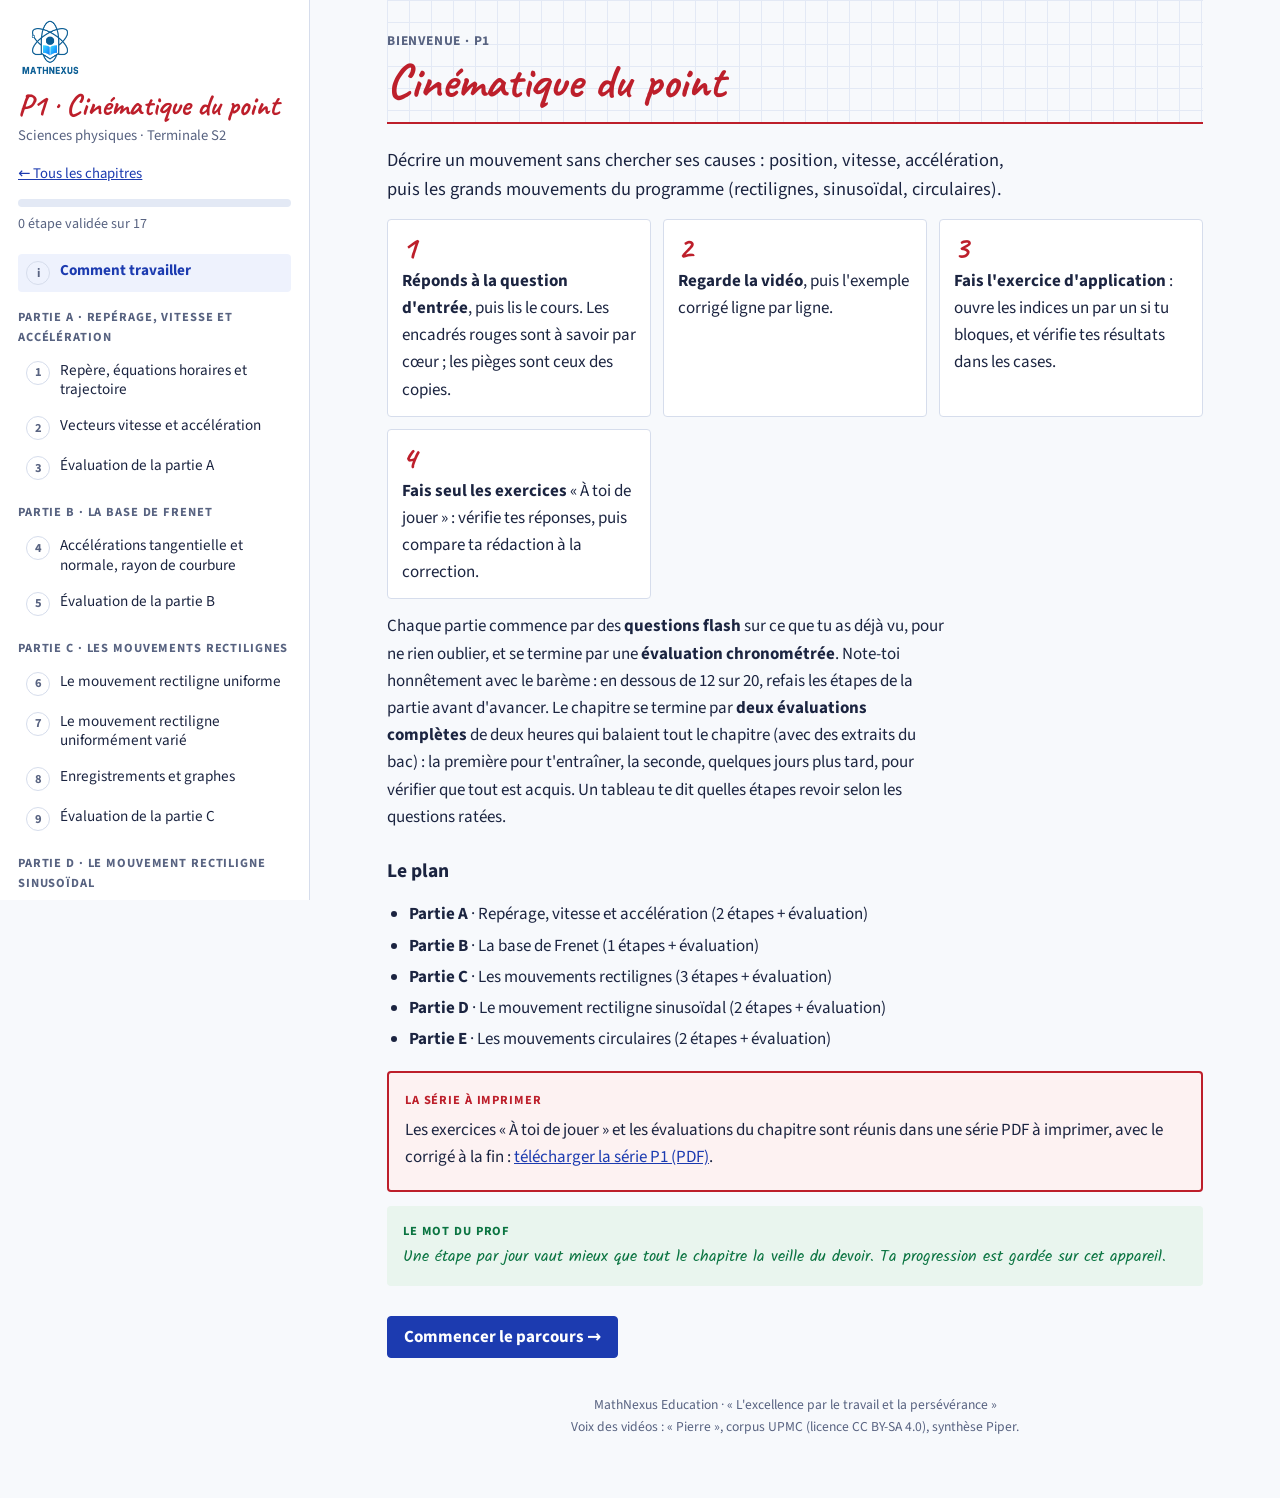
<file: physique/p1.html>
<!doctype html>
<html lang="fr">
<head>
<meta charset="utf-8">
<meta name="viewport" content="width=device-width, initial-scale=1, viewport-fit=cover">
<title>P1 · Cinématique du point</title>
<meta name="description" content="P1 Cinématique du point : cours pas à pas, vidéos, exercices corrigés et évaluations (Terminale S2).">
<link rel="icon" href="assets/logo.png">
<style>

/* Polices et MathJax sont dans assets/ : le site fonctionne sans connexion. */
@font-face{font-family:'Caveat';font-style:normal;font-weight:500;font-display:swap;src:url(assets/fonts/caveat-latin-500-normal.woff2) format('woff2')}
@font-face{font-family:'Caveat';font-style:normal;font-weight:700;font-display:swap;src:url(assets/fonts/caveat-latin-700-normal.woff2) format('woff2')}
@font-face{font-family:'Kalam';font-style:normal;font-weight:400;font-display:swap;src:url(assets/fonts/kalam-latin-400-normal.woff2) format('woff2')}
@font-face{font-family:'Kalam';font-style:normal;font-weight:700;font-display:swap;src:url(assets/fonts/kalam-latin-700-normal.woff2) format('woff2')}
@font-face{font-family:'Source Sans 3';font-style:normal;font-weight:400;font-display:swap;src:url(assets/fonts/source-sans-3-latin-400-normal.woff2) format('woff2')}
@font-face{font-family:'Source Sans 3';font-style:normal;font-weight:600;font-display:swap;src:url(assets/fonts/source-sans-3-latin-600-normal.woff2) format('woff2')}
@font-face{font-family:'Source Sans 3';font-style:normal;font-weight:700;font-display:swap;src:url(assets/fonts/source-sans-3-latin-700-normal.woff2) format('woff2')}
/* Mise en page : un cahier de cours. Sommaire à gauche (les étapes dans l'ordre), une étape à la fois à droite.
   Clair = page de cahier quadrillée (encre bleue, titres rouges, stylo vert du prof). Sombre = tableau noir et craies. */
:root{
  --paper:#f7f9fc; --surface:#ffffff; --ink:#1b2440; --muted:#586381; --line:#d6ddec; --grid:#e3e9f5;
  --pen:#1c3bb0; --pen-bg:#eef2fd; --rouge:#bd1f2b; --rouge-bg:#fdf2f2; --prof:#0a7441; --prof-bg:#e9f5ee;
  --btn-fg:#ffffff;
  --f-body:'Source Sans 3',system-ui,-apple-system,'Segoe UI',sans-serif;
  --f-hand:'Caveat','Segoe Print','Bradley Hand',cursive;
  --f-prof:'Kalam','Comic Sans MS','Segoe Print',cursive;
}
@media (prefers-color-scheme: dark){
  :root:not([data-theme="light"]){
    --paper:#141d1a; --surface:#1b2723; --ink:#eef2ea; --muted:#a6b5ab; --line:#33453d; --grid:#22302b;
    --pen:#a9c4ff; --pen-bg:#202d45; --rouge:#ff9d92; --rouge-bg:#372422; --prof:#8fe0ae; --prof-bg:#1e3329;
    --btn-fg:#10201a; color-scheme:dark;
  }
}
:root[data-theme="dark"]{
  --paper:#141d1a; --surface:#1b2723; --ink:#eef2ea; --muted:#a6b5ab; --line:#33453d; --grid:#22302b;
  --pen:#a9c4ff; --pen-bg:#202d45; --rouge:#ff9d92; --rouge-bg:#372422; --prof:#8fe0ae; --prof-bg:#1e3329;
  --btn-fg:#10201a; color-scheme:dark;
}
*{box-sizing:border-box}
[hidden]{display:none !important}
html,body{height:100%}
body{background:var(--paper);color:var(--ink);font-family:var(--f-body);font-size:17px;line-height:1.6;margin:0}
a{color:var(--pen)}
button{font:inherit;color:inherit}
:focus-visible{outline:3px solid var(--pen);outline-offset:2px}

.app{display:grid;grid-template-columns:310px minmax(0,1fr);min-height:100%}

/* ---------- sommaire ---------- */
.side{background:var(--surface);border-right:1px solid var(--line);position:sticky;top:0;align-self:start;height:100vh;height:100dvh;overflow-y:auto;overscroll-behavior:contain;
  padding-block:20px 28px;padding-left:max(18px,env(safe-area-inset-left,0px));padding-right:18px}
.brand{font-family:var(--f-hand);font-weight:700;font-size:1.9rem;line-height:1.05;color:var(--rouge);margin:0 0 2px}
.brand-sub{margin:0 0 14px;color:var(--muted);font-size:.92rem}
.prog{margin:0 0 18px}
.prog-bar{height:8px;border-radius:4px;background:var(--grid);overflow:hidden}
.prog-fill{height:100%;width:0;background:var(--prof);transition:width .3s}
.prog-txt{margin:6px 0 0;font-size:.88rem;color:var(--muted);font-variant-numeric:tabular-nums}
.nav-part{margin:16px 0 6px;font-size:.78rem;letter-spacing:.07em;text-transform:uppercase;color:var(--muted);font-weight:700}
.nav-list{list-style:none;margin:0;padding:0;display:flex;flex-direction:column;gap:2px}
.nav-list a{display:grid;grid-template-columns:26px minmax(0,1fr);gap:8px;align-items:start;padding:7px 8px;border-radius:4px;text-decoration:none;color:var(--ink);font-size:.95rem;line-height:1.3}
.nav-list a:hover{background:var(--pen-bg)}
.nav-list a[aria-current="page"]{background:var(--pen-bg);color:var(--pen);font-weight:700}
.nav-n{display:inline-grid;place-items:center;width:24px;height:24px;border-radius:50%;border:1.5px solid var(--line);font-size:.78rem;font-weight:700;color:var(--muted);font-variant-numeric:tabular-nums}
.nav-list a.done .nav-n{background:var(--prof);border-color:var(--prof);color:var(--btn-fg)}

/* ---------- barre mobile ---------- */
.topbar{display:none}
.scrim{display:none}

/* ---------- étape ---------- */
.main{min-width:0;padding-block:0 60px}
.lesson{max-width:860px;margin:0 auto;padding-left:max(22px,env(safe-area-inset-left,0px));padding-right:max(22px,env(safe-area-inset-right,0px))}
.lhead{padding:30px 0 16px;margin:0 0 6px;
  background-image:linear-gradient(var(--grid) 1px,transparent 1px),linear-gradient(90deg,var(--grid) 1px,transparent 1px);background-size:22px 22px;
  border-bottom:2px solid var(--rouge)}
.eyebrow{margin:0 0 4px;font-size:.84rem;letter-spacing:.06em;text-transform:uppercase;color:var(--muted);font-weight:700;display:flex;gap:12px;flex-wrap:wrap;align-items:baseline}
.eyebrow .meta{letter-spacing:0;text-transform:none;font-weight:600;color:var(--prof)}
.lhead h2{font-family:var(--f-hand);font-weight:700;font-size:clamp(2.1rem,5.2vw,3rem);line-height:1.05;margin:0;color:var(--rouge);text-wrap:balance}
.lbody{display:flex;flex-direction:column;gap:14px;padding-top:16px}
.lbody > p,.lbody > ul,.lbody > ol{margin:0;max-width:70ch}
.lbody ul,.lbody ol{padding-left:1.3em}
.lbody li{margin:4px 0}
.lbody h3{font-size:1.22rem;margin:14px 0 0;line-height:1.25;text-wrap:balance}
.lead{font-size:1.15rem}
.objectif{font-size:1.08rem;color:var(--muted);font-weight:600}
.objectif::before{content:"Objectif : ";color:var(--pen);font-weight:700}

mjx-container[display="true"]{overflow-x:auto;overflow-y:hidden;max-width:100%;padding:4px 0;margin:.5em 0 !important}
mjx-container{color:inherit;position:relative}
.table-wrap,.copie,.exo{position:relative}

.lab{margin:0 0 6px;font-size:.78rem;letter-spacing:.07em;text-transform:uppercase;font-weight:700;font-family:var(--f-body)}
.retenir{border:2px solid var(--rouge);border-radius:4px;background:var(--rouge-bg);padding:12px 16px}
.retenir .lab{color:var(--rouge)}
.retenir p,.retenir ul,.retenir ol{margin:6px 0}
.retenir ul,.retenir ol{padding-left:1.3em}
.prof{background:var(--prof-bg);border-radius:4px;padding:12px 16px;color:var(--prof);font-family:var(--f-prof);font-size:1rem;line-height:1.55}
.prof .lab{color:var(--prof)}
.prof p,.prof ul{margin:4px 0}
.prof ul{padding-left:1.2em}
.copie{border:1px solid var(--line);border-radius:3px;padding:14px 16px 12px;color:var(--pen);font-family:var(--f-hand);font-size:1.42rem;line-height:1.5;min-width:0;
  background-color:var(--surface);
  background-image:linear-gradient(var(--grid) 1px,transparent 1px),linear-gradient(90deg,var(--grid) 1px,transparent 1px);background-size:22px 22px}
.copie .lab{color:var(--muted)}
.copie p{margin:4px 0}
.copie mjx-container{font-size:.82em}
.copie u{text-decoration-thickness:1.5px;text-underline-offset:3px}

.video{margin:6px 0;display:flex;flex-direction:column;gap:6px}
.video video{width:100%;max-width:100%;aspect-ratio:16/9;background:#101614;border-radius:4px;border:1px solid var(--line);display:block}
.video figcaption{font-size:.95rem;color:var(--muted);display:flex;gap:8px;flex-wrap:wrap;align-items:baseline}
.tag{font-size:.74rem;letter-spacing:.07em;text-transform:uppercase;font-weight:700;color:var(--btn-fg);background:var(--pen);padding:2px 7px;border-radius:3px}
.dur{font-variant-numeric:tabular-nums}

.table-wrap{overflow-x:auto;max-width:100%}
table{border-collapse:collapse;width:100%;min-width:480px;font-size:.98rem}
th,td{border:1px solid var(--line);padding:8px 10px;text-align:left;vertical-align:top}
th{background:var(--pen-bg);font-weight:700}

.exos-h{border-top:1px solid var(--line);padding-top:18px;margin-top:18px !important}
.exo{border:1px solid var(--line);border-radius:4px;background:var(--surface);padding:14px 16px;display:flex;flex-direction:column;gap:8px;min-width:0}
.exo-n{margin:0;font-weight:700;color:var(--pen);font-size:.86rem;letter-spacing:.06em;text-transform:uppercase}
.exo-q p{margin:4px 0}
.exo details{display:flex;flex-direction:column;gap:10px}
.exo summary{cursor:pointer;font-weight:700;color:var(--pen);padding:6px 0;width:max-content;max-width:100%}
.exo details[open] summary{margin-bottom:8px}
.exo details > * + *{margin-top:10px}

.howto{display:grid;grid-template-columns:repeat(auto-fit,minmax(210px,1fr));gap:12px}
.howto > div{border:1px solid var(--line);border-radius:4px;background:var(--surface);padding:12px 14px}
.howto p{margin:0}
.howto .num{font-family:var(--f-hand);font-weight:700;font-size:2rem;line-height:1;color:var(--rouge);margin-bottom:4px}

.chrono{border:2px solid var(--pen);border-radius:4px;background:var(--pen-bg);padding:14px 16px;display:flex;flex-direction:column;gap:6px;align-items:flex-start}
.chrono-lab{margin:0;font-weight:700}
.chrono-t{margin:0;font-size:3rem;line-height:1;font-weight:700;font-variant-numeric:tabular-nums;color:var(--pen)}
.chrono-b{display:flex;gap:10px;flex-wrap:wrap}
.chrono-end{margin:0;font-weight:700;color:var(--rouge)}

.btn{border:1.5px solid var(--pen);background:var(--pen);color:var(--btn-fg);font-weight:700;padding:10px 16px;border-radius:4px;cursor:pointer;text-decoration:none;display:inline-block;line-height:1.2}
.btn.ghost{background:transparent;color:var(--pen)}
.btn[disabled]{opacity:.45;cursor:default}
.pager{max-width:860px;margin:30px auto 0;padding-left:max(22px,env(safe-area-inset-left,0px));padding-right:max(22px,env(safe-area-inset-right,0px));display:flex;gap:12px;flex-wrap:wrap;justify-content:space-between;align-items:center}
.pager .right{display:flex;gap:12px;flex-wrap:wrap;align-items:center}
.done-note{color:var(--prof);font-weight:700;margin:0}
.linkbtn{background:none;border:0;padding:4px 0;color:var(--muted);font-size:.88rem;text-decoration:underline;text-underline-offset:3px;cursor:pointer}
.linkbtn:hover{color:var(--pen)}
.linkbtn.warn{color:var(--rouge);font-weight:700}
.prog .linkbtn{margin-top:4px}
.lesson{scroll-margin-top:70px;overflow-x:hidden;overflow-x:clip} /* le texte caché de MathJax pour lecteurs d'écran ne doit pas élargir la page */
.video .hint{display:none;font-size:.88rem;color:var(--muted);margin:0}

@media (max-width: 880px){
  .app{display:block}
  .topbar{display:flex;position:sticky;top:env(safe-area-inset-top,0px);z-index:20;background:var(--surface);border-bottom:1px solid var(--line);
    padding-block:8px;padding-left:max(16px,env(safe-area-inset-left,0px));padding-right:max(16px,env(safe-area-inset-right,0px));gap:12px;align-items:center;justify-content:space-between}
  body::before{content:"";position:fixed;inset:0 0 auto;height:env(safe-area-inset-top,0px);z-index:10;background:var(--surface)}
  .topbar .brand{font-size:1.45rem;margin:0}
  .topbar .mini{font-size:.85rem;color:var(--muted);font-variant-numeric:tabular-nums;margin:0}
  .side{position:fixed;inset:0 auto 0 0;width:min(88vw,330px);z-index:40;transform:translateX(-102%);transition:transform .22s;
    /* align-self:start (utile sur ordinateur) empêchait le panneau de prendre la hauteur de l'écran : il ne défilait plus */
    align-self:auto;height:100%;height:100dvh;max-height:100dvh;overflow-y:auto;overscroll-behavior:contain;-webkit-overflow-scrolling:touch;
    padding-top:calc(18px + env(safe-area-inset-top,0px));padding-bottom:calc(24px + env(safe-area-inset-bottom,0px))}
  .side.open{transform:none;box-shadow:0 0 40px rgba(0,0,0,.35)}
  .scrim{display:block;position:fixed;inset:0;z-index:30;background:rgba(10,16,30,.45)}
  .lesson,.pager{padding-left:max(16px,env(safe-area-inset-left,0px));padding-right:max(16px,env(safe-area-inset-right,0px))}
  .lhead{padding-top:20px}
  body{font-size:16.5px}
  .copie{font-size:1.3rem;padding:12px 12px 10px}
  .pager .btn{flex:1 1 auto;text-align:center}
  .video .hint{display:block}
}
@media (prefers-reduced-motion: reduce){.side,.prog-fill{transition:none}}

/* ---- ajouts du site Sciences physiques TS2 ---- */
.logo{display:inline-block;margin:0 0 6px}
.logo img{display:block;width:64px;height:auto}
.exemple{border:1px solid var(--line);border-left:4px solid var(--pen);border-radius:4px;background:var(--surface);padding:14px 16px;display:flex;flex-direction:column;gap:8px;min-width:0}
.exemple > p,.exemple > ol,.exemple > ul{margin:0}
.exo.appli{border-left:4px solid var(--prof)}
.exo.eval{border-left:4px solid var(--rouge)}
.exo-q ol.q,.exemple ol.q{padding-left:1.4em;margin:6px 0}
.copie ol.q{padding-left:1.3em}
.pts{float:right;color:var(--rouge);letter-spacing:0;text-transform:none}
.consigne{color:var(--muted);font-style:italic;margin:-6px 0 0 !important}
.disp{margin:0;overflow-x:auto}
.video-attente{border:2px dashed var(--line);border-radius:4px;padding:14px 16px;background:var(--surface)}
.video-attente .lab{color:var(--pen)}
.video-attente p{margin:4px 0}
.note{border:2px solid var(--rouge);border-radius:4px;background:var(--rouge-bg);padding:12px 16px}
.note label{font-weight:700}
.note input{font:inherit;width:6.5em;padding:6px 8px;margin-left:6px;border:1.5px solid var(--line);border-radius:4px;background:var(--surface);color:var(--ink)}
.note-msg{margin:8px 0 0;font-weight:700}
.note-msg.ok{color:var(--prof)}
.note-msg.ko{color:var(--rouge)}
.cards{display:grid;grid-template-columns:repeat(auto-fill,minmax(220px,1fr));gap:12px}
.card{display:flex;flex-direction:column;gap:4px;border:1px solid var(--line);border-radius:6px;background:var(--surface);padding:14px 16px;text-decoration:none;color:var(--ink);min-width:0}
a.card:hover{border-color:var(--pen);background:var(--pen-bg)}
.card.off{opacity:.55}
.c-code{font-family:var(--f-hand);font-size:1.7rem;font-weight:700;color:var(--rouge);line-height:1}
.c-t{font-weight:700;line-height:1.3}
.c-m{font-size:.88rem;color:var(--muted)}
.c-go{margin-top:auto;font-weight:700;color:var(--pen)}
.muted{color:var(--muted)}
.foot{max-width:860px;margin:36px auto 0;padding:0 22px;color:var(--muted);font-size:.85rem;text-align:center}
.qcm{border:1px solid var(--line);border-left:4px solid var(--pen);border-radius:4px;background:var(--surface);padding:12px 16px;display:flex;flex-direction:column;gap:10px}
.qcm .lab{color:var(--pen);margin:0}
.qcm > p.muted{margin:0;font-size:.95rem}
.q1{border-top:1px dashed var(--line);padding-top:10px}
.qq{margin:0 0 8px;font-weight:600}
.opts{display:flex;flex-wrap:wrap;gap:8px}
.opt{border:1.5px solid var(--line);background:var(--paper);border-radius:4px;padding:8px 12px;cursor:pointer;text-align:left;line-height:1.3;max-width:100%}
.opt:hover{border-color:var(--pen)}
.opt.bon{border-color:var(--prof);background:var(--prof-bg);color:var(--prof);font-weight:700}
.opt.faux{border-color:var(--rouge);background:var(--rouge-bg);color:var(--rouge)}
.qfb,.cfb{margin:8px 0 0;font-weight:700}
.qfb.ok,.cfb.ok{color:var(--prof)} .qfb.ko,.cfb.ko{color:var(--rouge)}
.qex{margin-top:6px;color:var(--muted);font-size:.97rem}
.qex p{margin:4px 0}
.indices,.verif{border-top:1px dashed var(--line);padding-top:8px;display:flex;flex-direction:column;gap:6px}
.indices .lab,.verif .lab{color:var(--muted);margin:0}
.indice summary{cursor:pointer;color:var(--prof);font-weight:700}
.indice p{margin:4px 0 4px 1em}
.chk label{font-weight:600}
.chk input{font:inherit;width:7.5em;padding:5px 8px;border:1.5px solid var(--line);border-radius:4px;background:var(--surface);color:var(--ink)}
.btn.small{padding:5px 10px;font-size:.92rem}
.chk .cfb{margin:4px 0 0}
.pieges{border:2px dashed var(--rouge);border-radius:4px;padding:10px 16px;background:var(--surface)}
.pieges .lab{color:var(--rouge)} .pieges ul{margin:4px 0;padding-left:1.2em}
.graphe{margin:4px 0;max-width:100%;overflow-x:auto}
.graphe svg{display:block;max-width:100%;height:auto}
.simu{border:1px solid var(--line);border-radius:4px;background:var(--surface);padding:12px 16px}
.simu input[type=range]{width:100%}
.simu .ctl{display:grid;grid-template-columns:auto minmax(0,1fr) 5em;gap:8px;align-items:center}

</style>
<script>window.MathJax = {
  tex: { inlineMath: [['\\(','\\)']], displayMath: [['\\[','\\]']],
    macros: { vect: ['\\overrightarrow{#1}',1], U: ['\\,\\mathrm{#1}',1], ms: '\\,\\mathrm{m\\cdot s^{-1}}', mss: '\\,\\mathrm{m\\cdot s^{-2}}',
      dd: '\\mathrm{d}', R: '\\mathbb{R}' } },
  svg: { fontCache: 'global' }, startup: { typeset: false }
};</script>
<script src="assets/mathjax/tex-svg.js" defer></script>
</head>
<body>
<div class="app">
  <div class="topbar">
    <button type="button" class="btn ghost" id="menu-btn" aria-controls="side" aria-expanded="false">Sommaire</button>
    <p class="brand">P1 · Cinématique</p>
    <p class="mini" id="mini-prog"></p>
  </div>
  <div class="scrim" id="scrim" hidden></div>
  <nav class="side" id="side" aria-label="Sommaire">
    <a class="logo" href="index.html"><img src="assets/logo.png" alt="MathNexus Education" width="64" height="55"></a>
    <p class="brand">P1 · Cinématique du point</p>
    <p class="brand-sub">Sciences physiques · Terminale S2</p>
    <p class='brand-sub'><a href='index.html'>← Tous les chapitres</a></p>
    <div class="prog">
      <div class="prog-bar"><div class="prog-fill" id="prog-fill"></div></div>
      <p class="prog-txt" id="prog-txt"></p>
      <button type="button" class="linkbtn" id="reset" hidden>Remettre ma progression à zéro</button>
    </div>
    <div id="nav"></div>
  </nav>
  <main class="main" id="main">
<section class='lesson' id='accueil' data-part='' data-title='Comment travailler' hidden>
<header class='lhead'><p class='eyebrow'>Bienvenue · P1</p><h2>Cinématique du point</h2></header><div class='lbody'>
<p class='lead'>Décrire un mouvement sans chercher ses causes : position, vitesse, accélération, puis les grands mouvements du programme (rectilignes, sinusoïdal, circulaires).</p>
<div class='howto'>
<div><p class='num'>1</p><p><strong>Réponds à la question d'entrée</strong>, puis lis le cours. Les encadrés rouges sont à savoir par cœur ; les pièges sont ceux des copies.</p></div>
<div><p class='num'>2</p><p><strong>Regarde la vidéo</strong>, puis l'exemple corrigé ligne par ligne.</p></div>
<div><p class='num'>3</p><p><strong>Fais l'exercice d'application</strong> : ouvre les indices un par un si tu bloques, et vérifie tes résultats dans les cases.</p></div>
<div><p class='num'>4</p><p><strong>Fais seul les exercices</strong> « À toi de jouer » : vérifie tes réponses, puis compare ta rédaction à la correction.</p></div>
</div>
<p>Chaque partie commence par des <strong>questions flash</strong> sur ce que tu as déjà vu, pour ne rien oublier, et se termine par une <strong>évaluation chronométrée</strong>. Note-toi honnêtement avec le barème : en dessous de 12 sur 20, refais les étapes de la partie avant d'avancer. Le chapitre se termine par <strong>deux évaluations complètes</strong> de deux heures qui balaient tout le chapitre (avec des extraits du bac) : la première pour t'entraîner, la seconde, quelques jours plus tard, pour vérifier que tout est acquis. Un tableau te dit quelles étapes revoir selon les questions ratées.</p>
<h3>Le plan</h3><ul><li><strong>Partie A</strong> · Repérage, vitesse et accélération (2 étapes + évaluation)</li><li><strong>Partie B</strong> · La base de Frenet (1 étapes + évaluation)</li><li><strong>Partie C</strong> · Les mouvements rectilignes (3 étapes + évaluation)</li><li><strong>Partie D</strong> · Le mouvement rectiligne sinusoïdal (2 étapes + évaluation)</li><li><strong>Partie E</strong> · Les mouvements circulaires (2 étapes + évaluation)</li></ul>
<div class='retenir'><p class='lab'>La série à imprimer</p><p>Les exercices « À toi de jouer » et les évaluations du chapitre sont réunis dans une série PDF à imprimer, avec le corrigé à la fin : <a href='series/Serie-P1-Cinematique.pdf'>télécharger la série P1 (PDF)</a>.</p></div>
<div class='prof'><p class='lab'>Le mot du prof</p><p>Une étape par jour vaut mieux que tout le chapitre la veille du devoir. Ta progression est gardée sur cet appareil.</p></div>
</div></section>
<section class='lesson' id='p1-a1' data-part='Partie A · Repérage, vitesse et accélération' data-title='Repère, équations horaires et trajectoire' hidden>
<header class='lhead'><p class='eyebrow'>P1 · Partie A · Étape 1 <span class='meta'>15 min</span></p><h2>Repère, équations horaires et trajectoire</h2></header>
<div class='lbody'>
<div class='qcm'><p class='lab'>Questions flash</p><p class='muted'>Trois questions rapides sur ce que tu as déjà vu. Réponds sans chercher dans le cours.</p><div class='q1' data-ok='1'><p class='qq'>La dérivée de \(\cos(2t)\) est :</p><div class='opts'><button type='button' class='opt' data-k='0'>\(\sin(2t)\)</button><button type='button' class='opt' data-k='1'>\(-2\sin(2t)\)</button><button type='button' class='opt' data-k='2'>\(2\sin(2t)\)</button></div><p class='qfb' hidden></p><div class='qex' hidden><p>\((\cos u)'=-u'\sin u\) avec \(u=2t\).</p></div></div><div class='q1' data-ok='1'><p class='qq'>La norme du vecteur \((3\,;\,4)\) vaut :</p><div class='opts'><button type='button' class='opt' data-k='0'>\(7\)</button><button type='button' class='opt' data-k='1'>\(5\)</button><button type='button' class='opt' data-k='2'>\(25\)</button></div><p class='qfb' hidden></p><div class='qex' hidden><p>\(\sqrt{3^2+4^2}=5\).</p></div></div><div class='q1' data-ok='0'><p class='qq'>Une primitive de \(2t\) est :</p><div class='opts'><button type='button' class='opt' data-k='0'>\(t^2+C\)</button><button type='button' class='opt' data-k='1'>\(2\)</button><button type='button' class='opt' data-k='2'>\(2t^2\)</button></div><p class='qfb' hidden></p><div class='qex' hidden><p>\((t^2)'=2t\) ; la constante \(C\) se fixe avec une condition initiale.</p></div></div></div>
<p class='objectif'>Savoir repérer un mobile dans un repère, lire ses équations horaires et trouver l'équation de sa trajectoire.</p>
<div class='qcm'><p class='lab'>Question d'entrée</p><p class='muted'>Réponds avant de lire le cours : te tromper ici n'est pas grave, c'est ce qui fait retenir.</p><div class='q1' data-ok='0'><p class='qq'>Un mobile a pour équations horaires \(x=t\) et \(y=2t\). Sa trajectoire est :</p><div class='opts'><button type='button' class='opt' data-k='0'>une droite</button><button type='button' class='opt' data-k='1'>une parabole</button><button type='button' class='opt' data-k='2'>un cercle</button></div><p class='qfb' hidden></p><div class='qex' hidden><p>On a \(t=x\), donc \(y=2x\) : une droite passant par \(O\).</p></div></div></div>
<p>Étudier un mouvement, c'est d'abord choisir <strong>par rapport à quoi</strong> on l'observe : c'est le <strong>référentiel</strong> (le sol, un train, la Terre…). Dans ce référentiel, on fixe un <strong>repère</strong> \((O;\vec i,\vec j)\) et une origine des dates.</p>
<p>La position du mobile \(M\) à la date \(t\) est donnée par son <strong>vecteur position</strong> :</p>
<p class='disp'>\[\vect{OM}=x(t)\,\vec i+y(t)\,\vec j\]</p>
<p>Les fonctions \(x(t)\) et \(y(t)\) sont les <strong>équations horaires</strong> du mouvement. La <strong>trajectoire</strong> est l'ensemble des positions occupées : c'est une courbe, et son équation ne contient plus le temps.</p>
<div class='retenir'><p class='lab'>À retenir · Trouver l'équation de la trajectoire</p><ol class='q' start='1'><li>Dans l'équation la plus simple (souvent \(x(t)\)), j'exprime \(t\) en fonction de \(x\).</li><li>Je remplace \(t\) dans l'autre équation.</li><li>J'obtiens \(y=f(x)\) et je reconnais la courbe : droite (\(y=ax+b\)), parabole (\(y=ax^2+bx+c\)), cercle (\(x^2+y^2=R^2\)).</li></ol></div>
<div class='prof'><p class='lab'>Le mot du prof</p><p>Pour un cercle, on n'exprime pas \(t\) : on calcule \(x^2+y^2\) et on utilise \(\cos^2+\sin^2=1\).</p></div>
<div class='pieges'><p class='lab'>Les pièges</p><ul><li>Oublier que \(t\geq0\) limite la trajectoire à une portion de courbe.</li><li>Pour un cercle, chercher à isoler \(t\) au lieu de calculer \(x^2+y^2\).</li></ul></div>
<h3>La vidéo</h3>
<figure class='video'><video controls preload='metadata' src='videos/p1-a1.mp4'></video><figcaption><span class='tag'>Vidéo</span> Des équations horaires à la trajectoire</figcaption></figure>
<h3>Exemple corrigé</h3>
<div class='exemple'><p class='exo-n'>Exemple · une parabole</p><p>Un mobile se déplace dans le plan. Ses équations horaires sont \(x=2t\) et \(y=t^2-1\) (\(x\), \(y\) en m ; \(t\) en s ; \(t\geq 0\)).</p>
<ol class='q' start='1'><li>Où est le mobile à \(t=1\U{s}\) ? À quelle distance de \(O\) ?</li><li>Déterminer l'équation de la trajectoire.</li></ol><div class='copie'><p class='lab'>Solution rédigée</p><ol class='q' start='1'><li>À \(t=1\U{s}\) : \(x=2\times1=2\U{m}\) et \(y=1^2-1=0\). Le mobile est en \(M(2\,;\,0)\) et \(OM=\sqrt{2^2+0^2}=2\U{m}\).</li><li>De \(x=2t\) on tire \(t=\dfrac{x}{2}\). On remplace : \(y=\left(\dfrac{x}{2}\right)^2-1\), soit \(y=\dfrac{x^2}{4}-1\). La trajectoire est une <strong>portion de parabole</strong> (\(x\geq0\) car \(t\geq0\)).</li></ol>
<figure class='graphe'><svg viewBox='0 0 600 300' role='img' aria-label='graphe y (m) en fonction de x (m)'><line x1='227.3' y1='18' x2='227.3' y2='260' stroke='var(--grid)'/><text x='227.3' y='221.2' font-size='13' text-anchor='middle' fill='var(--muted)'>1</text><line x1='315.0' y1='18' x2='315.0' y2='260' stroke='var(--grid)'/><text x='315.0' y='221.2' font-size='13' text-anchor='middle' fill='var(--muted)'>2</text><line x1='402.7' y1='18' x2='402.7' y2='260' stroke='var(--grid)'/><text x='402.7' y='221.2' font-size='13' text-anchor='middle' fill='var(--muted)'>3</text><line x1='490.3' y1='18' x2='490.3' y2='260' stroke='var(--grid)'/><text x='490.3' y='221.2' font-size='13' text-anchor='middle' fill='var(--muted)'>4</text><line x1='52' y1='241.4' x2='578' y2='241.4' stroke='var(--grid)'/><text x='46' y='245.4' font-size='13' text-anchor='end' fill='var(--muted)'>−1</text><line x1='52' y1='166.9' x2='578' y2='166.9' stroke='var(--grid)'/><text x='46' y='170.9' font-size='13' text-anchor='end' fill='var(--muted)'>1</text><line x1='52' y1='129.7' x2='578' y2='129.7' stroke='var(--grid)'/><text x='46' y='133.7' font-size='13' text-anchor='end' fill='var(--muted)'>2</text><line x1='52' y1='92.5' x2='578' y2='92.5' stroke='var(--grid)'/><text x='46' y='96.5' font-size='13' text-anchor='end' fill='var(--muted)'>3</text><line x1='52' y1='55.2' x2='578' y2='55.2' stroke='var(--grid)'/><text x='46' y='59.2' font-size='13' text-anchor='end' fill='var(--muted)'>4</text><line x1='52' y1='204.2' x2='584' y2='204.2' stroke='var(--ink)' stroke-width='1.3'/><line x1='139.7' y1='260' x2='139.7' y2='12' stroke='var(--ink)' stroke-width='1.3'/><text x='584' y='196.2' font-size='14' text-anchor='end' fill='var(--ink)'>x (m)</text><text x='147.7' y='22' font-size='14' fill='var(--ink)'>y (m)</text><polyline points='139.7,241.4 142.2,241.4 144.7,241.4 147.2,241.3 149.7,241.3 152.3,241.2 154.8,241.1 157.3,241.0 159.8,240.9 162.4,240.8 164.9,240.6 167.4,240.5 169.9,240.3 172.4,240.1 175.0,239.9 177.5,239.7 180.0,239.4 182.5,239.2 185.0,238.9 187.6,238.6 190.1,238.3 192.6,238.0 195.1,237.7 197.6,237.3 200.2,237.0 202.7,236.6 205.2,236.2 207.7,235.8 210.2,235.4 212.8,234.9 215.3,234.5 217.8,234.0 220.3,233.5 222.8,233.0 225.4,232.5 227.9,232.0 230.4,231.4 232.9,230.9 235.4,230.3 238.0,229.7 240.5,229.1 243.0,228.5 245.5,227.8 248.0,227.2 250.6,226.5 253.1,225.8 255.6,225.1 258.1,224.4 260.6,223.7 263.2,222.9 265.7,222.2 268.2,221.4 270.7,220.6 273.2,219.8 275.8,219.0 278.3,218.1 280.8,217.3 283.3,216.4 285.9,215.5 288.4,214.6 290.9,213.7 293.4,212.8 295.9,211.8 298.5,210.8 301.0,209.9 303.5,208.9 306.0,207.9 308.5,206.8 311.1,205.8 313.6,204.8 316.1,203.7 318.6,202.6 321.1,201.5 323.7,200.4 326.2,199.3 328.7,198.1 331.2,196.9 333.7,195.8 336.3,194.6 338.8,193.4 341.3,192.1 343.8,190.9 346.3,189.7 348.9,188.4 351.4,187.1 353.9,185.8 356.4,184.5 358.9,183.2 361.5,181.8 364.0,180.4 366.5,179.1 369.0,177.7 371.5,176.3 374.1,174.8 376.6,173.4 379.1,172.0 381.6,170.5 384.1,169.0 386.7,167.5 389.2,166.0 391.7,164.5 394.2,162.9 396.7,161.3 399.3,159.8 401.8,158.2 404.3,156.6 406.8,154.9 409.4,153.3 411.9,151.6 414.4,150.0 416.9,148.3 419.4,146.6 422.0,144.9 424.5,143.1 427.0,141.4 429.5,139.6 432.0,137.9 434.6,136.1 437.1,134.3 439.6,132.4 442.1,130.6 444.6,128.7 447.2,126.9 449.7,125.0 452.2,123.1 454.7,121.2 457.2,119.2 459.8,117.3 462.3,115.3 464.8,113.4 467.3,111.4 469.8,109.4 472.4,107.3 474.9,105.3 477.4,103.2 479.9,101.2 482.4,99.1 485.0,97.0 487.5,94.9 490.0,92.7 492.5,90.6 495.0,88.4 497.6,86.3 500.1,84.1 502.6,81.9 505.1,79.6 507.6,77.4 510.2,75.1 512.7,72.9 515.2,70.6 517.7,68.3 520.2,66.0 522.8,63.6 525.3,61.3 527.8,58.9 530.3,56.6 532.9,54.2 535.4,51.8 537.9,49.3 540.4,46.9 542.9,44.4' fill='none' stroke='var(--pen)' stroke-width='2.4'/><circle cx='315.0' cy='204.2' r='4' fill='var(--rouge)'/><text x='322.0' y='197.2' font-size='13' fill='var(--rouge)'>M (t = 1 s)</text><circle cx='139.7' cy='241.4' r='4' fill='var(--rouge)'/><text x='146.7' y='234.4' font-size='13' fill='var(--rouge)'>M₀</text></svg></figure></div></div>
<h3>Exercice d'application</h3>
<p class='consigne'>Fais-le avec l'aide de l'exemple, puis compare avec la correction.</p>
<div class='exo appli'><p class='exo-n'>Application · une droite</p><div class='exo-q'><p>Les équations horaires d'un mobile sont \(x=3t+1\) et \(y=-2t+4\) (unités SI).</p>
<ol class='q' start='1'><li>Donner la position du mobile à \(t=0\) et à \(t=2\U{s}\).</li><li>Déterminer l'équation de la trajectoire et la nommer.</li></ol></div><div class='indices'><p class='lab'>Besoin d'aide ? Ouvre les indices un par un</p><details class='indice'><summary>Indice 1</summary><p>Isole \(t\) dans l'équation de \(x\).</p></details><details class='indice'><summary>Indice 2</summary><p>\(t=\dfrac{x-1}{3}\).</p></details><details class='indice'><summary>Indice 3</summary><p>Remplace dans \(y=-2t+4\), puis développe.</p></details></div><div class='verif'><p class='lab'>Vérifie tes résultats</p><div class='chk' data-c='{&quot;v&quot;: -0.6666666666666666, &quot;t&quot;: 0.03, &quot;e&quot;: [[-2, &quot;Tu as gard\u00e9 le coefficient de \\(t\\) : remplace d&#x27;abord \\(t\\) par \\(\\frac{x-1}{3}\\).&quot;]]}'><label>Coefficient directeur = <input type='text' inputmode='decimal' autocomplete='off'></label> <span class='u'></span> <button type='button' class='btn ghost small'>Vérifier</button><p class='cfb' aria-live='polite'></p></div><div class='chk' data-c='{&quot;v&quot;: 4.666666666666667, &quot;t&quot;: 0.03, &quot;e&quot;: []}'><label>Ordonnée à l'origine = <input type='text' inputmode='decimal' autocomplete='off'></label> <span class='u'>m</span> <button type='button' class='btn ghost small'>Vérifier</button><p class='cfb' aria-live='polite'></p></div></div><details><summary>Voir la correction</summary><div class='copie'><ol class='q' start='1'><li>À \(t=0\) : \(M_0(1\,;\,4)\). À \(t=2\U{s}\) : \(x=7\U{m}\), \(y=0\), donc \(M(7\,;\,0)\).</li><li>\(t=\dfrac{x-1}{3}\), donc \(y=-2\times\dfrac{x-1}{3}+4=-\dfrac{2}{3}x+\dfrac{14}{3}\). C'est une <strong>droite</strong> : le mouvement est rectiligne.</li></ol></div></details></div>
<h3>À toi de jouer</h3>
<p class='consigne'>Seul, sur une feuille, sans regarder l'exemple. Ouvre la correction seulement à la fin.</p>
<div class='exo'><p class='exo-n'>Exercice 1 · un cercle</p><div class='exo-q'><p>Un point \(M\) a pour équations horaires \(x=4\cos(2t)\) et \(y=4\sin(2t)\) (SI).</p>
<ol class='q' start='1'><li>Calculer \(x^2+y^2\).</li><li>En déduire la nature de la trajectoire et ses caractéristiques.</li></ol></div><div class='verif'><p class='lab'>Vérifie tes résultats</p><div class='chk' data-c='{&quot;v&quot;: 4, &quot;t&quot;: 0.03, &quot;e&quot;: [[16, &quot;\\(16\\) est \\(R^2\\) : le rayon vaut \\(\\sqrt{16}\\).&quot;]]}'><label>Rayon = <input type='text' inputmode='decimal' autocomplete='off'></label> <span class='u'>m</span> <button type='button' class='btn ghost small'>Vérifier</button><p class='cfb' aria-live='polite'></p></div></div><details><summary>Voir la correction</summary><div class='copie'><ol class='q' start='1'><li>\(x^2+y^2=16\cos^2(2t)+16\sin^2(2t)=16\,(\cos^2+\sin^2)=16\).</li><li>\(x^2+y^2=4^2\) : la trajectoire est le <strong>cercle de centre \(O\) et de rayon \(4\U{m}\)</strong>.</li></ol></div></details></div>
<div class='exo'><p class='exo-n'>Exercice 2 · lire une parabole</p><div class='exo-q'><p>Un mobile a pour équations horaires \(x=t\) et \(y=-5t^2+10t\) (SI, \(t\geq0\)).</p>
<ol class='q' start='1'><li>Montrer que la trajectoire a pour équation \(y=-5x^2+10x\).</li><li>Pour quelles valeurs de \(x\) le mobile est-il sur l'axe \((Ox)\) ?</li><li>Quelle est l'ordonnée maximale atteinte ?</li></ol></div><div class='verif'><p class='lab'>Vérifie tes résultats</p><div class='chk' data-c='{&quot;v&quot;: 5, &quot;t&quot;: 0.03, &quot;e&quot;: []}'><label>Ordonnée maximale = <input type='text' inputmode='decimal' autocomplete='off'></label> <span class='u'>m</span> <button type='button' class='btn ghost small'>Vérifier</button><p class='cfb' aria-live='polite'></p></div></div><details><summary>Voir la correction</summary><div class='copie'><ol class='q' start='1'><li>\(t=x\), donc \(y=-5x^2+10x\).</li><li>\(y=0\iff x(-5x+10)=0\iff x=0\) ou \(x=2\U{m}\).</li><li>Le sommet de la parabole est au milieu des racines : \(x=1\U{m}\), et \(y=-5+10=5\U{m}\).</li></ol></div></details></div>
</div></section>
<section class='lesson' id='p1-a2' data-part='Partie A · Repérage, vitesse et accélération' data-title='Vecteurs vitesse et accélération' hidden>
<header class='lhead'><p class='eyebrow'>P1 · Partie A · Étape 2 <span class='meta'>15 min</span></p><h2>Vecteurs vitesse et accélération</h2></header>
<div class='lbody'>
<p class='objectif'>Calculer les composantes et la valeur des vecteurs vitesse et accélération à partir des équations horaires.</p>
<div class='qcm'><p class='lab'>Question d'entrée</p><p class='muted'>Réponds avant de lire le cours : te tromper ici n'est pas grave, c'est ce qui fait retenir.</p><div class='q1' data-ok='1'><p class='qq'>Si \(x=3t^2\), alors \(v_x\) vaut :</p><div class='opts'><button type='button' class='opt' data-k='0'>\(3t\)</button><button type='button' class='opt' data-k='1'>\(6t\)</button><button type='button' class='opt' data-k='2'>\(6\)</button></div><p class='qfb' hidden></p><div class='qex' hidden><p>\((t^2)'=2t\), donc \(v_x=6t\). On dérive encore : \(a_x=6\).</p></div></div></div>
<p>Le <strong>vecteur vitesse</strong> est la dérivée du vecteur position par rapport au temps ; le <strong>vecteur accélération</strong> est la dérivée du vecteur vitesse.</p>
<div class='retenir'><p class='lab'>À retenir · Vitesse et accélération dans un repère</p><p class='disp'>\[\vec v=\frac{\dd\vect{OM}}{\dd t}\quad\begin{cases}v_x=\dot x\\ v_y=\dot y\end{cases}\qquad\qquad \vec a=\frac{\dd\vec v}{\dd t}\quad\begin{cases}a_x=\dot v_x=\ddot x\\ a_y=\dot v_y=\ddot y\end{cases}\]</p>
<ul><li>Valeurs : \(v=\sqrt{v_x^2+v_y^2}\) (en \(\mathrm{m\cdot s^{-1}}\)) et \(a=\sqrt{a_x^2+a_y^2}\) (en \(\mathrm{m\cdot s^{-2}}\)).</li><li>Le vecteur vitesse est <strong>tangent à la trajectoire</strong> et orienté dans le sens du mouvement.</li></ul></div>
<div class='prof'><p class='lab'>Le mot du prof</p><p>Le chemin inverse sert aussi : si on connaît \(\vec a\) ou \(\vec v\), on retrouve les équations horaires en cherchant une <strong>primitive</strong>, et les constantes avec les conditions initiales (position et vitesse à \(t=0\)).</p></div>
<div class='pieges'><p class='lab'>Les pièges</p><ul><li>Additionner les composantes au lieu de calculer la norme.</li><li>Oublier la constante d'intégration en remontant de \(\vec v\) à \(\vect{OM}\).</li></ul></div>
<h3>La vidéo</h3>
<figure class='video'><video controls preload='metadata' src='videos/p1-a2.mp4'></video><figcaption><span class='tag'>Vidéo</span> Dériver pour trouver la vitesse et l'accélération</figcaption></figure>
<h3>Exemple corrigé</h3>
<div class='exemple'><p class='exo-n'>Exemple · dériver deux fois</p><p>Équations horaires : \(x=2t\) et \(y=t^2-1\) (SI).</p>
<ol class='q' start='1'><li>Déterminer les coordonnées du vecteur vitesse, puis sa valeur à \(t=1\U{s}\).</li><li>Déterminer le vecteur accélération. Que remarque-t-on ?</li></ol><div class='copie'><p class='lab'>Solution rédigée</p><ol class='q' start='1'><li>\(v_x=\dot x=2\) et \(v_y=\dot y=2t\). À \(t=1\U{s}\) : \(\vec v\,(2\,;\,2)\) et \(v=\sqrt{4+4}=2\sqrt2\approx2{,}83\ms\).</li><li>\(a_x=\dot v_x=0\) et \(a_y=\dot v_y=2\) : \(\vec a\,(0\,;\,2)\), \(a=2\mss\). L'accélération est <strong>constante</strong> (même valeur, même direction à toute date).</li></ol></div></div>
<h3>Exercice d'application</h3>
<p class='consigne'>Fais-le avec l'aide de l'exemple, puis compare avec la correction.</p>
<div class='exo appli'><p class='exo-n'>Application · vitesse à une date</p><div class='exo-q'><p>Un mobile a pour équations horaires \(x=3t^2-2t\) et \(y=4t\) (SI).</p>
<ol class='q' start='1'><li>Exprimer \(v_x\), \(v_y\), puis calculer \(v\) à \(t=2\U{s}\).</li><li>Déterminer \(\vec a\) et sa valeur.</li></ol></div><div class='indices'><p class='lab'>Besoin d'aide ? Ouvre les indices un par un</p><details class='indice'><summary>Indice 1</summary><p>Dérive \(x\) et \(y\) par rapport à \(t\).</p></details><details class='indice'><summary>Indice 2</summary><p>\(v_x=6t-2\) et \(v_y=4\).</p></details><details class='indice'><summary>Indice 3</summary><p>À \(t=2\U{s}\) : \(v=\sqrt{v_x^2+v_y^2}\).</p></details></div><div class='verif'><p class='lab'>Vérifie tes résultats</p><div class='chk' data-c='{&quot;v&quot;: 10.770329614269007, &quot;t&quot;: 0.03, &quot;e&quot;: [[14, &quot;Tu as additionn\u00e9 \\(v_x+v_y\\) : la valeur est \\(\\sqrt{v_x^2+v_y^2}\\).&quot;]]}'><label>\(v\) à \(t=2\) s = <input type='text' inputmode='decimal' autocomplete='off'></label> <span class='u'>m/s</span> <button type='button' class='btn ghost small'>Vérifier</button><p class='cfb' aria-live='polite'></p></div><div class='chk' data-c='{&quot;v&quot;: 6, &quot;t&quot;: 0.03, &quot;e&quot;: []}'><label>\(a\) = <input type='text' inputmode='decimal' autocomplete='off'></label> <span class='u'>m/s²</span> <button type='button' class='btn ghost small'>Vérifier</button><p class='cfb' aria-live='polite'></p></div></div><details><summary>Voir la correction</summary><div class='copie'><ol class='q' start='1'><li>\(v_x=6t-2\) et \(v_y=4\). À \(t=2\U{s}\) : \(v_x=10\ms\), \(v_y=4\ms\), \(v=\sqrt{100+16}=\sqrt{116}\approx10{,}8\ms\).</li><li>\(a_x=6\) et \(a_y=0\) : \(\vec a=6\,\vec i\), \(a=6\mss\), constante.</li></ol></div></details></div>
<h3>À toi de jouer</h3>
<p class='consigne'>Seul, sur une feuille, sans regarder l'exemple. Ouvre la correction seulement à la fin.</p>
<div class='exo'><p class='exo-n'>Exercice 1 · quand la vitesse s'annule</p><div class='exo-q'><p>Un mobile a pour équations horaires \(x=-t^2+4t\) et \(y=3\) (SI).</p>
<ol class='q' start='1'><li>Quelle est la nature de la trajectoire ?</li><li>À quelle date la vitesse s'annule-t-elle ? Où est alors le mobile ?</li><li>Donner le vecteur accélération.</li></ol></div><div class='verif'><p class='lab'>Vérifie tes résultats</p><div class='chk' data-c='{&quot;v&quot;: 2, &quot;t&quot;: 0.03, &quot;e&quot;: []}'><label>Date d'arrêt = <input type='text' inputmode='decimal' autocomplete='off'></label> <span class='u'>s</span> <button type='button' class='btn ghost small'>Vérifier</button><p class='cfb' aria-live='polite'></p></div></div><details><summary>Voir la correction</summary><div class='copie'><ol class='q' start='1'><li>\(y=3\) est constant : la trajectoire est la <strong>droite</strong> d'équation \(y=3\), le mouvement est rectiligne.</li><li>\(v_x=-2t+4\) et \(v_y=0\). \(v=0\iff t=2\U{s}\). Alors \(x=-4+8=4\U{m}\) : le mobile est en \((4\,;\,3)\), il fait demi-tour.</li><li>\(a_x=-2\), \(a_y=0\) : \(\vec a=-2\,\vec i\), \(a=2\mss\).</li></ol></div></details></div>
<div class='exo'><p class='exo-n'>Exercice 2 · le chemin inverse</p><div class='exo-q'><p>Le vecteur vitesse d'un mobile est \(\vec v\,(2\,;\,-10t+5)\) (SI). À \(t=0\), le mobile est en \(O\).</p>
<ol class='q' start='1'><li>Déterminer les équations horaires \(x(t)\) et \(y(t)\).</li><li>Déterminer le vecteur accélération.</li></ol></div><div class='verif'><p class='lab'>Vérifie tes résultats</p><div class='chk' data-c='{&quot;v&quot;: 10, &quot;t&quot;: 0.03, &quot;e&quot;: []}'><label>\(a\) = <input type='text' inputmode='decimal' autocomplete='off'></label> <span class='u'>m/s²</span> <button type='button' class='btn ghost small'>Vérifier</button><p class='cfb' aria-live='polite'></p></div></div><details><summary>Voir la correction</summary><div class='copie'><ol class='q' start='1'><li>On cherche des primitives : \(x=2t+x_0\) et \(y=-5t^2+5t+y_0\). À \(t=0\), le mobile est en \(O\) : \(x_0=y_0=0\). Donc \(x=2t\) et \(y=-5t^2+5t\).</li><li>\(a_x=0\) et \(a_y=-10\) : \(\vec a\,(0\,;\,-10)\), \(a=10\mss\).</li></ol></div></details></div>
</div></section>
<section class='lesson' id='p1-eval-a' data-part='Partie A · Repérage, vitesse et accélération' data-title='Évaluation de la partie A' hidden>
<header class='lhead'><p class='eyebrow'>P1 · Partie A · Consolidation <span class='meta'>35 min</span></p><h2>Évaluation : Repérage, vitesse et accélération</h2></header>
<div class='lbody'><p class='lead'>Cette évaluation vérifie que la partie est comprise. Traite-la comme un devoir : feuille, calculatrice, chronomètre, sans le cours.</p>
<div class='chrono' data-min='35'><p class='chrono-lab'>Durée conseillée : 35 minutes</p><p class='chrono-t'>35:00</p><div class='chrono-b'><button type='button' class='btn c-start'>Démarrer</button><button type='button' class='btn ghost c-reset'>Remettre à zéro</button></div><p class='chrono-end' hidden>Temps écoulé : pose le stylo et corrige-toi.</p></div>
<div class='exo eval'><p class='exo-n'>Exercice 1 · Mouvement dans un plan <span class='pts'>10 pts</span></p><div class='exo-q'><p>Dans un repère \((O;\vec i,\vec j)\), un mobile a pour équations horaires \(x=2t\) et \(y=-t^2+4t\) (\(x\), \(y\) en m, \(t\) en s, \(t\geq0\)).</p>
<ol class='q' start='1'><li>Déterminer l'équation de la trajectoire et la nommer.</li><li>Déterminer les coordonnées du vecteur vitesse à une date \(t\).</li><li>À quelle date \(t_1\) le vecteur vitesse est-il horizontal ? Donner la position du mobile et la valeur de sa vitesse à cette date.</li><li>Déterminer le vecteur accélération et sa valeur.</li></ol></div><details><summary>Correction et barème</summary><div class='copie'><ol class='q' start='1'><li>\(t=\dfrac{x}{2}\), donc \(y=-\dfrac{x^2}{4}+2x\) : <strong>parabole</strong> (portion \(x\geq0\)). <strong>(2 pts)</strong></li><li>\(v_x=2\) et \(v_y=-2t+4\). <strong>(2 pts)</strong></li><li>Vecteur vitesse horizontal \(\iff v_y=0\iff t_1=2\U{s}\). Position : \(x=4\U{m}\), \(y=-4+8=4\U{m}\). Vitesse : \(v=\sqrt{2^2+0^2}=2\ms\). <strong>(4 pts)</strong></li><li>\(a_x=0\), \(a_y=-2\) : \(\vec a=-2\,\vec j\), \(a=2\mss\), constant. <strong>(2 pts)</strong></li></ol>
<p>Remarque : au sommet de la parabole, la vitesse n'est pas nulle, elle est horizontale.</p></div></details></div>
<div class='exo eval'><p class='exo-n'>Exercice 2 · Retrouver les équations horaires <span class='pts'>10 pts</span></p><div class='exo-q'><p>Le vecteur vitesse d'un mobile est \(\vec v=4\,\vec i+(-2t+2)\,\vec j\) (SI). À \(t=0\), le mobile est au point \(M_0(0\,;\,1)\).</p>
<ol class='q' start='1'><li>Déterminer les équations horaires du mouvement.</li><li>Déterminer l'équation de la trajectoire.</li><li>Calculer la valeur de la vitesse à \(t=0\).</li><li>Déterminer le vecteur accélération. À quelle date et en quel point le mobile atteint-il son ordonnée maximale ?</li></ol></div><details><summary>Correction et barème</summary><div class='copie'><ol class='q' start='1'><li>Primitives : \(x=4t+x_0\), \(y=-t^2+2t+y_0\). Avec \(M_0(0\,;\,1)\) : \(x=4t\) et \(y=-t^2+2t+1\). <strong>(3 pts)</strong></li><li>\(t=\dfrac{x}{4}\), donc \(y=-\dfrac{x^2}{16}+\dfrac{x}{2}+1\) : parabole. <strong>(2 pts)</strong></li><li>\(\vec v_0\,(4\,;\,2)\), \(v_0=\sqrt{20}=2\sqrt5\approx4{,}47\ms\). <strong>(2 pts)</strong></li><li>\(\vec a\,(0\,;\,-2)\), \(a=2\mss\). L'ordonnée est maximale quand \(v_y=0\) : \(t=1\U{s}\), au point \((4\,;\,2)\). <strong>(3 pts)</strong></li></ol></div></details></div>
<div class='note'><label>Ma note sur 20 : <input type='number' class='score' min='0' max='20' step='0.25' inputmode='decimal' data-tot='20'></label><p class='note-msg' aria-live='polite'></p></div>
</div></section>
<section class='lesson' id='p1-b1' data-part='Partie B · La base de Frenet' data-title='Accélérations tangentielle et normale, rayon de courbure' hidden>
<header class='lhead'><p class='eyebrow'>P1 · Partie B · Étape 3 <span class='meta'>20 min</span></p><h2>Accélérations tangentielle et normale, rayon de courbure</h2></header>
<div class='lbody'>
<div class='qcm'><p class='lab'>Questions flash</p><p class='muted'>Trois questions rapides sur ce que tu as déjà vu. Réponds sans chercher dans le cours.</p><div class='q1' data-ok='1'><p class='qq'>Le vecteur vitesse est toujours :</p><div class='opts'><button type='button' class='opt' data-k='0'>dirigé vers le centre</button><button type='button' class='opt' data-k='1'>tangent à la trajectoire</button><button type='button' class='opt' data-k='2'>constant</button></div><p class='qfb' hidden></p><div class='qex' hidden><p>Il est tangent à la trajectoire, dans le sens du mouvement.</p></div></div><div class='q1' data-ok='0'><p class='qq'>Si \(\vec v\,(2\,;\,2t)\), alors \(\vec a\) vaut :</p><div class='opts'><button type='button' class='opt' data-k='0'>\((0\,;\,2)\)</button><button type='button' class='opt' data-k='1'>\((2\,;\,2)\)</button><button type='button' class='opt' data-k='2'>\((2t\,;\,t^2)\)</button></div><p class='qfb' hidden></p><div class='qex' hidden><p>On dérive chaque composante.</p></div></div><div class='q1' data-ok='2'><p class='qq'>La trajectoire \(y=x^2\) est :</p><div class='opts'><button type='button' class='opt' data-k='0'>une droite</button><button type='button' class='opt' data-k='1'>un cercle</button><button type='button' class='opt' data-k='2'>une parabole</button></div><p class='qfb' hidden></p><div class='qex' hidden><p>\(y=ax^2+bx+c\) avec \(a\neq0\) : parabole.</p></div></div></div>
<p class='objectif'>Décomposer l'accélération dans la base de Frenet et calculer le rayon de courbure à une date donnée.</p>
<div class='qcm'><p class='lab'>Question d'entrée</p><p class='muted'>Réponds avant de lire le cours : te tromper ici n'est pas grave, c'est ce qui fait retenir.</p><div class='q1' data-ok='1'><p class='qq'>Une voiture prend un virage à vitesse constante. Son accélération est :</p><div class='opts'><button type='button' class='opt' data-k='0'>nulle</button><button type='button' class='opt' data-k='1'>dirigée vers l'intérieur du virage</button><button type='button' class='opt' data-k='2'>dans le sens du mouvement</button></div><p class='qfb' hidden></p><div class='qex' hidden><p>\(v\) constante donne \(a_t=0\), mais la direction change : \(a_n=\frac{v^2}{\rho}\), vers l'intérieur du virage.</p></div></div></div>
<p>La <strong>base de Frenet</strong> est attachée au mobile : \(\vec T\) est tangent à la trajectoire (dans le sens du mouvement), \(\vec N\) lui est perpendiculaire et pointe <strong>vers l'intérieur de la courbe</strong>.</p>
<div class='retenir'><p class='lab'>À retenir · Base de Frenet</p><p class='disp'>\[\vec a=a_t\,\vec T+a_n\,\vec N\qquad a_t=\frac{\dd v}{\dd t}\qquad a_n=\frac{v^2}{\rho}\qquad a^2=a_t^2+a_n^2\]</p>
<ul><li>\(\rho\) est le <strong>rayon de courbure</strong> (en m). Pour un cercle, \(\rho=R\).</li><li>\(a_t&gt;0\) : mouvement accéléré ; \(a_t&lt;0\) : retardé ; \(a_t=0\) : uniforme.</li><li>\(a_n=0\) à toute date : mouvement rectiligne.</li></ul></div>
<div class='retenir'><p class='lab'>À retenir · Méthode à une date donnée</p><ol class='q' start='1'><li>Calculer \(\vec v\), \(v\) et \(\vec a\), \(a\) à cette date.</li><li>\(a_t=\dfrac{\vec v\cdot\vec a}{v}=\dfrac{v_xa_x+v_ya_y}{v}\).</li><li>\(a_n=\dfrac{|v_xa_y-v_ya_x|}{v}\), ou \(a_n=\sqrt{a^2-a_t^2}\).</li><li>\(\rho=\dfrac{v^2}{a_n}\).</li></ol></div>
<div class='prof'><p class='lab'>Le mot du prof</p><p>Ne calcule pas \(\rho\) avec \(a\) au lieu de \(a_n\) : c'est l'erreur la plus fréquente. Vérifie toujours \(a_t^2+a_n^2=a^2\).</p></div>
<div class='pieges'><p class='lab'>Les pièges</p><ul><li>Calculer \(\rho\) avec \(a\) au lieu de \(a_n\).</li><li>Croire que \(a_t=a\) : ce n'est vrai que pour un mouvement rectiligne.</li></ul></div>
<h3>La vidéo</h3>
<figure class='video'><video controls preload='metadata' src='videos/p1-b1.mp4'></video><figcaption><span class='tag'>Vidéo</span> La base de Frenet en quatre calculs</figcaption></figure>
<h3>Exemple corrigé</h3>
<div class='exemple'><p class='exo-n'>Exemple · à la date t = 1 s</p><p>Équations horaires : \(x=2t\), \(y=t^2-1\) (SI). Calculer à \(t=1\U{s}\) : \(a_t\), \(a_n\) et le rayon de courbure \(\rho\).</p><div class='copie'><p class='lab'>Solution rédigée</p><p>À \(t=1\U{s}\) : \(\vec v\,(2\,;\,2)\), \(v=\sqrt8\approx2{,}83\ms\) ; \(\vec a\,(0\,;\,2)\), \(a=2\mss\).</p>
<p>\(a_t=\dfrac{2\times0+2\times2}{\sqrt8}=\sqrt2\approx1{,}41\mss\) (positive : mouvement accéléré).</p>
<p>\(a_n=\dfrac{|2\times2-2\times0|}{\sqrt8}=\sqrt2\approx1{,}41\mss\). Vérification : \(a_t^2+a_n^2=2+2=4=a^2\).</p>
<p>\(\rho=\dfrac{v^2}{a_n}=\dfrac{8}{\sqrt2}=4\sqrt2\approx5{,}66\U{m}\).</p></div></div>
<h3>Exercice d'application</h3>
<p class='consigne'>Fais-le avec l'aide de l'exemple, puis compare avec la correction.</p>
<div class='exo appli'><p class='exo-n'>Application · à la date t = 1 s</p><div class='exo-q'><p>Équations horaires : \(x=3t\), \(y=2t^2\) (SI). À \(t=1\U{s}\), calculer \(v\), \(a\), \(a_t\), \(a_n\) et \(\rho\).</p></div><div class='indices'><p class='lab'>Besoin d'aide ? Ouvre les indices un par un</p><details class='indice'><summary>Indice 1</summary><p>Calcule \(\vec v\) et \(\vec a\) à \(t=1\U{s}\).</p></details><details class='indice'><summary>Indice 2</summary><p>\(a_t=\dfrac{v_xa_x+v_ya_y}{v}\) et \(a_n=\dfrac{|v_xa_y-v_ya_x|}{v}\).</p></details><details class='indice'><summary>Indice 3</summary><p>\(\rho=\dfrac{v^2}{a_n}\) avec \(v^2=25\).</p></details></div><div class='verif'><p class='lab'>Vérifie tes résultats</p><div class='chk' data-c='{&quot;v&quot;: 3.2, &quot;t&quot;: 0.03, &quot;e&quot;: []}'><label>\(a_t\) = <input type='text' inputmode='decimal' autocomplete='off'></label> <span class='u'>m/s²</span> <button type='button' class='btn ghost small'>Vérifier</button><p class='cfb' aria-live='polite'></p></div><div class='chk' data-c='{&quot;v&quot;: 2.4, &quot;t&quot;: 0.03, &quot;e&quot;: []}'><label>\(a_n\) = <input type='text' inputmode='decimal' autocomplete='off'></label> <span class='u'>m/s²</span> <button type='button' class='btn ghost small'>Vérifier</button><p class='cfb' aria-live='polite'></p></div><div class='chk' data-c='{&quot;v&quot;: 10.416666666666668, &quot;t&quot;: 0.03, &quot;e&quot;: [[6.25, &quot;Tu as divis\u00e9 \\(v^2\\) par \\(a\\) : il faut diviser par \\(a_n\\).&quot;]]}'><label>\(\rho\) = <input type='text' inputmode='decimal' autocomplete='off'></label> <span class='u'>m</span> <button type='button' class='btn ghost small'>Vérifier</button><p class='cfb' aria-live='polite'></p></div></div><details><summary>Voir la correction</summary><div class='copie'><p>\(\vec v\,(3\,;\,4t)\) : à \(t=1\U{s}\), \(\vec v\,(3\,;\,4)\) et \(v=5\ms\). \(\vec a\,(0\,;\,4)\), \(a=4\mss\).</p>
<p>\(a_t=\dfrac{3\times0+4\times4}{5}=3{,}2\mss\) ; \(a_n=\dfrac{|3\times4-4\times0|}{5}=2{,}4\mss\) (vérification : \(3{,}2^2+2{,}4^2=16\)).</p>
<p>\(\rho=\dfrac{25}{2{,}4}\approx10{,}4\U{m}\).</p></div></details></div>
<h3>À toi de jouer</h3>
<p class='consigne'>Seul, sur une feuille, sans regarder l'exemple. Ouvre la correction seulement à la fin.</p>
<div class='exo'><p class='exo-n'>Exercice 1 · un mouvement circulaire</p><div class='exo-q'><p>Équations horaires : \(x=2\cos(3t)\), \(y=2\sin(3t)\) (SI).</p>
<ol class='q' start='1'><li>Calculer \(v\). Le mouvement est-il uniforme ?</li><li>En déduire \(a_t\), puis \(a_n\) sachant que \(a=18\mss\). Calculer \(\rho\) et conclure.</li></ol></div><div class='verif'><p class='lab'>Vérifie tes résultats</p><div class='chk' data-c='{&quot;v&quot;: 2, &quot;t&quot;: 0.03, &quot;e&quot;: []}'><label>\(\rho\) = <input type='text' inputmode='decimal' autocomplete='off'></label> <span class='u'>m</span> <button type='button' class='btn ghost small'>Vérifier</button><p class='cfb' aria-live='polite'></p></div></div><details><summary>Voir la correction</summary><div class='copie'><ol class='q' start='1'><li>\(v_x=-6\sin(3t)\), \(v_y=6\cos(3t)\), donc \(v=6\ms\) constante : mouvement <strong>uniforme</strong>.</li><li>\(a_t=\dfrac{\dd v}{\dd t}=0\), donc \(a_n=a=18\mss\) et \(\rho=\dfrac{36}{18}=2\U{m}\) : c'est le rayon du cercle décrit (\(x^2+y^2=4\)).</li></ol></div></details></div>
<div class='exo'><p class='exo-n'>Exercice 2 · à la date t = 0,6 s</p><div class='exo-q'><p>Équations horaires : \(x=4t\), \(y=-5t^2\) (SI). À \(t=0{,}6\U{s}\), calculer \(v\), \(a_t\), \(a_n\) et \(\rho\).</p></div><div class='verif'><p class='lab'>Vérifie tes résultats</p><div class='chk' data-c='{&quot;v&quot;: 9.37, &quot;t&quot;: 0.03, &quot;e&quot;: [[5.2, &quot;Tu as divis\u00e9 \\(v^2\\) par \\(a\\) : il faut \\(a_n\\).&quot;]]}'><label>\(\rho\) = <input type='text' inputmode='decimal' autocomplete='off'></label> <span class='u'>m</span> <button type='button' class='btn ghost small'>Vérifier</button><p class='cfb' aria-live='polite'></p></div></div><details><summary>Voir la correction</summary><div class='copie'><p>\(\vec v\,(4\,;\,-10t)\) : à \(0{,}6\U{s}\), \(\vec v\,(4\,;\,-6)\), \(v=\sqrt{52}\approx7{,}21\ms\). \(\vec a\,(0\,;\,-10)\), \(a=10\mss\).</p>
<p>\(a_t=\dfrac{4\times0+(-6)(-10)}{7{,}21}\approx8{,}32\mss\) ; \(a_n=\dfrac{|4\times(-10)-(-6)\times0|}{7{,}21}\approx5{,}55\mss\).</p>
<p>\(\rho=\dfrac{52}{5{,}55}\approx9{,}37\U{m}\).</p></div></details></div>
</div></section>
<section class='lesson' id='p1-eval-b' data-part='Partie B · La base de Frenet' data-title='Évaluation de la partie B' hidden>
<header class='lhead'><p class='eyebrow'>P1 · Partie B · Consolidation <span class='meta'>35 min</span></p><h2>Évaluation : La base de Frenet</h2></header>
<div class='lbody'><p class='lead'>Cette évaluation vérifie que la partie est comprise. Traite-la comme un devoir : feuille, calculatrice, chronomètre, sans le cours.</p>
<div class='chrono' data-min='35'><p class='chrono-lab'>Durée conseillée : 35 minutes</p><p class='chrono-t'>35:00</p><div class='chrono-b'><button type='button' class='btn c-start'>Démarrer</button><button type='button' class='btn ghost c-reset'>Remettre à zéro</button></div><p class='chrono-end' hidden>Temps écoulé : pose le stylo et corrige-toi.</p></div>
<div class='exo eval'><p class='exo-n'>Exercice 1 · Frenet à une date donnée <span class='pts'>12 pts</span></p><div class='exo-q'><p>Un mobile a pour équations horaires \(x=4t\) et \(y=t^2+1\) (SI).</p>
<ol class='q' start='1'><li>Déterminer l'équation de la trajectoire.</li><li>Calculer les valeurs de la vitesse et de l'accélération à \(t=3\U{s}\).</li><li>Calculer à cette date les accélérations tangentielle et normale. Le mouvement est-il accéléré ou retardé ?</li><li>Calculer le rayon de courbure de la trajectoire au point occupé à \(t=3\U{s}\).</li></ol></div><details><summary>Correction et barème</summary><div class='copie'><ol class='q' start='1'><li>\(t=\dfrac{x}{4}\) donc \(y=\dfrac{x^2}{16}+1\) : parabole. <strong>(2 pts)</strong></li><li>\(\vec v\,(4\,;\,2t)\) : à \(3\U{s}\), \(\vec v\,(4\,;\,6)\), \(v=\sqrt{52}\approx7{,}21\ms\). \(\vec a\,(0\,;\,2)\), \(a=2\mss\). <strong>(3 pts)</strong></li><li>\(a_t=\dfrac{4\times0+6\times2}{7{,}21}\approx1{,}66\mss&gt;0\) : mouvement <strong>accéléré</strong>. \(a_n=\dfrac{|4\times2-6\times0|}{7{,}21}\approx1{,}11\mss\). Vérification : \(1{,}66^2+1{,}11^2\approx4=a^2\). <strong>(5 pts)</strong></li><li>\(\rho=\dfrac{v^2}{a_n}=\dfrac{52}{1{,}11}\approx46{,}9\U{m}\). <strong>(2 pts)</strong></li></ol></div></details></div>
<div class='exo eval'><p class='exo-n'>Exercice 2 · Mouvement circulaire uniforme <span class='pts'>8 pts</span></p><div class='exo-q'><p>Un point \(M\) a pour équations horaires \(x=0{,}5\cos(\pi t)\) et \(y=0{,}5\sin(\pi t)\) (SI).</p>
<ol class='q' start='1'><li>Montrer que la trajectoire est un cercle dont on précisera le centre et le rayon.</li><li>Calculer la vitesse \(v\). Le mouvement est-il uniforme ?</li><li>En déduire \(a_t\) et \(a_n\). Montrer que \(\vec a=-\pi^2\,\vect{OM}\) et interpréter.</li></ol></div><details><summary>Correction et barème</summary><div class='copie'><ol class='q' start='1'><li>\(x^2+y^2=0{,}25\) : cercle de centre \(O\), de rayon \(R=0{,}5\U{m}\). <strong>(2 pts)</strong></li><li>\(v_x=-0{,}5\pi\sin(\pi t)\), \(v_y=0{,}5\pi\cos(\pi t)\), donc \(v=0{,}5\pi\approx1{,}57\ms\) constante : <strong>uniforme</strong>. <strong>(2 pts)</strong></li><li>\(a_t=0\) ; \(a_n=\dfrac{v^2}{R}=\dfrac{0{,}25\pi^2}{0{,}5}=0{,}5\pi^2\approx4{,}93\mss\). \(a_x=-0{,}5\pi^2\cos(\pi t)=-\pi^2x\) et \(a_y=-\pi^2y\), donc \(\vec a=-\pi^2\vect{OM}\) : l'accélération est dirigée vers le centre (<strong>centripète</strong>). <strong>(4 pts)</strong></li></ol></div></details></div>
<div class='note'><label>Ma note sur 20 : <input type='number' class='score' min='0' max='20' step='0.25' inputmode='decimal' data-tot='20'></label><p class='note-msg' aria-live='polite'></p></div>
</div></section>
<section class='lesson' id='p1-c1' data-part='Partie C · Les mouvements rectilignes' data-title='Le mouvement rectiligne uniforme' hidden>
<header class='lhead'><p class='eyebrow'>P1 · Partie C · Étape 4 <span class='meta'>15 min</span></p><h2>Le mouvement rectiligne uniforme</h2></header>
<div class='lbody'>
<div class='qcm'><p class='lab'>Questions flash</p><p class='muted'>Trois questions rapides sur ce que tu as déjà vu. Réponds sans chercher dans le cours.</p><div class='q1' data-ok='0'><p class='qq'>Pour un mouvement rectiligne, \(a_n\) vaut :</p><div class='opts'><button type='button' class='opt' data-k='0'>\(0\)</button><button type='button' class='opt' data-k='1'>\(a\)</button><button type='button' class='opt' data-k='2'>\(v^2\)</button></div><p class='qfb' hidden></p><div class='qex' hidden><p>La direction ne change pas : \(a_n=0\).</p></div></div><div class='q1' data-ok='1'><p class='qq'>Le rayon de courbure se calcule avec :</p><div class='opts'><button type='button' class='opt' data-k='0'>\(\frac{v^2}{a}\)</button><button type='button' class='opt' data-k='1'>\(\frac{v^2}{a_n}\)</button><button type='button' class='opt' data-k='2'>\(\frac{v}{a_t}\)</button></div><p class='qfb' hidden></p><div class='qex' hidden><p>\(\rho=\frac{v^2}{a_n}\), jamais avec \(a\).</p></div></div><div class='q1' data-ok='1'><p class='qq'>\(a_t&gt;0\) signifie que le mouvement est :</p><div class='opts'><button type='button' class='opt' data-k='0'>retardé</button><button type='button' class='opt' data-k='1'>accéléré</button><button type='button' class='opt' data-k='2'>circulaire</button></div><p class='qfb' hidden></p><div class='qex' hidden><p>La valeur de la vitesse augmente.</p></div></div></div>
<p class='objectif'>Écrire l'équation horaire d'un MRU et résoudre un problème de rencontre de deux mobiles.</p>
<div class='qcm'><p class='lab'>Question d'entrée</p><p class='muted'>Réponds avant de lire le cours : te tromper ici n'est pas grave, c'est ce qui fait retenir.</p><div class='q1' data-ok='1'><p class='qq'>Une voiture roule à \(72\U{km/h}\). Sa vitesse en \(\mathrm{m\cdot s^{-1}}\) vaut :</p><div class='opts'><button type='button' class='opt' data-k='0'>\(72\)</button><button type='button' class='opt' data-k='1'>\(20\)</button><button type='button' class='opt' data-k='2'>\(259{,}2\)</button></div><p class='qfb' hidden></p><div class='qex' hidden><p>On divise par \(3{,}6\) : \(72/3{,}6=20\ms\).</p></div></div></div>
<div class='retenir'><p class='lab'>À retenir · Mouvement rectiligne uniforme (MRU)</p><p>Trajectoire droite et vitesse constante : \(\vec a=\vec 0\).</p>
<p class='disp'>\[x(t)=v\,(t-t_0)+x_0\qquad\text{souvent}\qquad x(t)=vt+x_0\]</p>
<ul><li>\(v\) est algébrique : \(v&gt;0\) si le mobile va dans le sens de l'axe, \(v&lt;0\) sinon.</li><li>\(x_0\) est la position à la date \(t_0\) (souvent \(t_0=0\)).</li></ul></div>
<div class='retenir'><p class='lab'>À retenir · Rencontre de deux mobiles</p><ol class='q' start='1'><li>Un <strong>seul</strong> repère et une <strong>seule</strong> origine des dates pour les deux mobiles.</li><li>Écrire \(x_1(t)\) et \(x_2(t)\) (attention aux signes et aux départs décalés).</li><li>Ils se rencontrent quand \(x_1(t)=x_2(t)\) : on trouve la date, puis la position.</li></ol></div>
<div class='prof'><p class='lab'>Le mot du prof</p><p>Convertis tout de suite les km/h en m/s : on divise par 3,6. Ainsi 72 km/h = 20 m/s.</p></div>
<div class='pieges'><p class='lab'>Les pièges</p><ul><li>Oublier le signe moins pour un mobile qui va dans le sens négatif.</li><li>Prendre deux origines des dates différentes quand les départs sont décalés.</li></ul></div>
<h3>La vidéo</h3>
<figure class='video'><video controls preload='metadata' src='videos/p1-c1.mp4'></video><figcaption><span class='tag'>Vidéo</span> Deux mobiles qui se rencontrent</figcaption></figure>
<h3>Exemple corrigé</h3>
<div class='exemple'><p class='exo-n'>Exemple · deux voitures face à face</p><p>À \(t=0\), une voiture A passe en \(O\) à \(20\ms\). Au même instant, une voiture B passe au point d'abscisse \(600\U{m}\) à \(10\ms\), en sens inverse. Les deux mouvements sont rectilignes uniformes sur l'axe \((Ox)\) orienté de A vers B.</p>
<ol class='q' start='1'><li>Écrire les équations horaires \(x_A(t)\) et \(x_B(t)\).</li><li>Déterminer la date et le lieu de la rencontre.</li></ol><div class='copie'><p class='lab'>Solution rédigée</p><ol class='q' start='1'><li>\(x_A=20t\) et \(x_B=-10t+600\) (B va dans le sens négatif).</li><li>\(x_A=x_B\iff 30t=600\iff t=20\U{s}\). Alors \(x=20\times20=400\U{m}\) (vérification : \(-200+600=400\)). Rencontre à \(t=20\U{s}\), à \(400\U{m}\) de \(O\).</li></ol></div></div>
<h3>Exercice d'application</h3>
<p class='consigne'>Fais-le avec l'aide de l'exemple, puis compare avec la correction.</p>
<div class='exo appli'><p class='exo-n'>Application · un cycliste</p><div class='exo-q'><p>Un cycliste roule en ligne droite. Le tableau donne sa position :</p>
<div class='table-wrap'><table><thead><tr><th>\(t\) (s)</th><th>0</th><th>2</th><th>4</th><th>6</th></tr></thead><tbody><tr><td>\(x\) (m)</td><td>5</td><td>15</td><td>25</td><td>35</td></tr></tbody></table></div>
<ol class='q' start='1'><li>Montrer que le mouvement est uniforme et calculer sa vitesse.</li><li>Écrire l'équation horaire. À quelle date le cycliste passe-t-il à \(80\U{m}\) ?</li></ol></div><div class='indices'><p class='lab'>Besoin d'aide ? Ouvre les indices un par un</p><details class='indice'><summary>Indice 1</summary><p>La vitesse est la distance parcourue divisée par la durée.</p></details><details class='indice'><summary>Indice 2</summary><p>\(v=\dfrac{15-5}{2-0}\).</p></details><details class='indice'><summary>Indice 3</summary><p>\(x_0\) se lit à \(t=0\) ; puis résous \(5t+5=80\).</p></details></div><div class='verif'><p class='lab'>Vérifie tes résultats</p><div class='chk' data-c='{&quot;v&quot;: 5, &quot;t&quot;: 0.03, &quot;e&quot;: []}'><label>\(v\) = <input type='text' inputmode='decimal' autocomplete='off'></label> <span class='u'>m/s</span> <button type='button' class='btn ghost small'>Vérifier</button><p class='cfb' aria-live='polite'></p></div><div class='chk' data-c='{&quot;v&quot;: 15, &quot;t&quot;: 0.03, &quot;e&quot;: [[16, &quot;Tu as divis\u00e9 \\(80\\) par \\(5\\) sans retirer \\(x_0=5\\U{m}\\).&quot;]]}'><label>Date = <input type='text' inputmode='decimal' autocomplete='off'></label> <span class='u'>s</span> <button type='button' class='btn ghost small'>Vérifier</button><p class='cfb' aria-live='polite'></p></div></div><details><summary>Voir la correction</summary><div class='copie'><ol class='q' start='1'><li>En \(2\U{s}\), il parcourt toujours \(10\U{m}\) : la vitesse est constante, \(v=\dfrac{10}{2}=5\ms\).</li><li>\(x=5t+5\). \(5t+5=80\iff t=15\U{s}\).</li></ol></div></details></div>
<h3>À toi de jouer</h3>
<p class='consigne'>Seul, sur une feuille, sans regarder l'exemple. Ouvre la correction seulement à la fin.</p>
<div class='exo'><p class='exo-n'>Exercice 1 · départs décalés</p><div class='exo-q'><p>Un train passe en \(O\) à \(t=0\) à \(72\U{km/h}\). Un second train part de \(O\) à \(t=10\U{s}\), dans le même sens, à \(30\ms\) (vitesse constante).</p>
<ol class='q' start='1'><li>Écrire les équations horaires des deux trains (origine des dates commune).</li><li>Où et quand le second train rattrape-t-il le premier ?</li></ol></div><div class='verif'><p class='lab'>Vérifie tes résultats</p><div class='chk' data-c='{&quot;v&quot;: 30, &quot;t&quot;: 0.03, &quot;e&quot;: [[20, &quot;Le second train part \u00e0 \\(t=10\\U{s}\\) : \u00e9cris \\(x_2=30(t-10)\\).&quot;]]}'><label>Date de rattrapage = <input type='text' inputmode='decimal' autocomplete='off'></label> <span class='u'>s</span> <button type='button' class='btn ghost small'>Vérifier</button><p class='cfb' aria-live='polite'></p></div></div><details><summary>Voir la correction</summary><div class='copie'><ol class='q' start='1'><li>\(72\U{km/h}=20\ms\). \(x_1=20t\) et \(x_2=30(t-10)\) pour \(t\geq10\U{s}\).</li><li>\(20t=30t-300\iff t=30\U{s}\). Alors \(x=600\U{m}\).</li></ol></div></details></div>
<div class='exo'><p class='exo-n'>Exercice 2 · deux positions suffisent</p><div class='exo-q'><p>Un mobile en MRU est en \(x=10\U{m}\) à \(t=2\U{s}\) et en \(x=-2\U{m}\) à \(t=6\U{s}\).</p>
<ol class='q' start='1'><li>Calculer sa vitesse. Dans quel sens se déplace-t-il ?</li><li>Écrire son équation horaire. À quelle date passe-t-il par l'origine ?</li></ol></div><div class='verif'><p class='lab'>Vérifie tes résultats</p><div class='chk' data-c='{&quot;v&quot;: -3, &quot;t&quot;: 0.03, &quot;e&quot;: [[3, &quot;Le mobile va vers les \\(x\\) d\u00e9croissants : \\(v\\) est n\u00e9gative.&quot;]]}'><label>\(v\) = <input type='text' inputmode='decimal' autocomplete='off'></label> <span class='u'>m/s</span> <button type='button' class='btn ghost small'>Vérifier</button><p class='cfb' aria-live='polite'></p></div></div><details><summary>Voir la correction</summary><div class='copie'><ol class='q' start='1'><li>\(v=\dfrac{-2-10}{6-2}=-3\ms\) : il se déplace dans le sens négatif.</li><li>\(x=-3t+x_0\) avec \(10=-6+x_0\), donc \(x_0=16\U{m}\) : \(x=-3t+16\). \(x=0\iff t=\dfrac{16}{3}\approx5{,}33\U{s}\).</li></ol></div></details></div>
</div></section>
<section class='lesson' id='p1-c2' data-part='Partie C · Les mouvements rectilignes' data-title='Le mouvement rectiligne uniformément varié' hidden>
<header class='lhead'><p class='eyebrow'>P1 · Partie C · Étape 5 <span class='meta'>20 min</span></p><h2>Le mouvement rectiligne uniformément varié</h2></header>
<div class='lbody'>
<p class='objectif'>Utiliser les trois relations du MRUV, dont la relation indépendante du temps, et reconnaître les phases accélérées ou retardées.</p>
<div class='qcm'><p class='lab'>Question d'entrée</p><p class='muted'>Réponds avant de lire le cours : te tromper ici n'est pas grave, c'est ce qui fait retenir.</p><div class='q1' data-ok='1'><p class='qq'>Dans \(x=3t^2+2t\), l'accélération vaut :</p><div class='opts'><button type='button' class='opt' data-k='0'>\(3\mss\)</button><button type='button' class='opt' data-k='1'>\(6\mss\)</button><button type='button' class='opt' data-k='2'>\(2\mss\)</button></div><p class='qfb' hidden></p><div class='qex' hidden><p>\(\frac12a=3\), donc \(a=6\mss\). Attention au \(\frac12\).</p></div></div></div>
<div class='retenir'><p class='lab'>À retenir · Mouvement rectiligne uniformément varié (MRUV)</p><p>Trajectoire droite et accélération constante \(a\) :</p>
<p class='disp'>\[v(t)=a\,t+v_0\qquad x(t)=\frac12\,a\,t^2+v_0\,t+x_0\qquad v^2-v_0^2=2a\,(x-x_0)\]</p>
<ul><li>La troisième relation ne contient pas le temps : elle sert quand on ne connaît pas la durée (distance de freinage).</li><li>Mouvement <strong>accéléré</strong> si \(a\cdot v&gt;0\), <strong>retardé</strong> si \(a\cdot v&lt;0\).</li></ul></div>
<div class='prof'><p class='lab'>Le mot du prof</p><p>Pour identifier \(a\), \(v_0\) et \(x_0\) dans \(x=2t^2-8t+3\), attention au \(\frac12\) : \(\frac12a=2\) donc \(a=4\mss\).</p></div>
<div class='pieges'><p class='lab'>Les pièges</p><ul><li>Oublier le facteur \(\frac12\) en identifiant \(a\).</li><li>Dire « accéléré » parce que \(a&gt;0\), sans regarder le signe de \(v\).</li></ul></div>
<h3>La vidéo</h3>
<figure class='video'><video controls preload='metadata' src='videos/p1-c2.mp4'></video><figcaption><span class='tag'>Vidéo</span> Les trois relations du MRUV</figcaption></figure>
<h3>Exemple corrigé</h3>
<div class='exemple'><p class='exo-n'>Exemple · un freinage</p><p>Une voiture roule à \(72\U{km/h}\) sur une route droite. À \(t=0\), le conducteur freine : l'accélération vaut \(a=-4\mss\).</p>
<ol class='q' start='1'><li>Au bout de combien de temps la voiture s'arrête-t-elle ?</li><li>Quelle distance parcourt-elle pendant le freinage ?</li></ol><div class='copie'><p class='lab'>Solution rédigée</p><ol class='q' start='1'><li>\(v_0=20\ms\) et \(v=-4t+20\). \(v=0\iff t=5\U{s}\).</li><li>Relation indépendante du temps : \(0-20^2=2\times(-4)\times d\), donc \(d=\dfrac{400}{8}=50\U{m}\). (Vérification : \(x(5)=-2\times25+20\times5=50\U{m}\).)</li></ol></div></div>
<h3>Exercice d'application</h3>
<p class='consigne'>Fais-le avec l'aide de l'exemple, puis compare avec la correction.</p>
<div class='exo appli'><p class='exo-n'>Application · lire une équation horaire</p><div class='exo-q'><p>Un mobile a pour équation horaire \(x=2t^2-8t+3\) (SI).</p>
<ol class='q' start='1'><li>Identifier \(a\), \(v_0\) et \(x_0\). Écrire \(v(t)\).</li><li>À quelle date le mobile s'arrête-t-il ? Où est-il alors ?</li><li>Préciser la nature du mouvement avant et après cette date.</li></ol></div><div class='indices'><p class='lab'>Besoin d'aide ? Ouvre les indices un par un</p><details class='indice'><summary>Indice 1</summary><p>Compare avec \(x=\frac12at^2+v_0t+x_0\).</p></details><details class='indice'><summary>Indice 2</summary><p>\(a=4\) et \(v_0=-8\), donc \(v=4t-8\).</p></details><details class='indice'><summary>Indice 3</summary><p>Le signe de \(a\cdot v\) donne la nature du mouvement.</p></details></div><div class='verif'><p class='lab'>Vérifie tes résultats</p><div class='chk' data-c='{&quot;v&quot;: 4, &quot;t&quot;: 0.03, &quot;e&quot;: [[2, &quot;N&#x27;oublie pas le \\(\\frac12\\) : \\(\\frac12a=2\\), donc \\(a=4\\).&quot;]]}'><label>\(a\) = <input type='text' inputmode='decimal' autocomplete='off'></label> <span class='u'>m/s²</span> <button type='button' class='btn ghost small'>Vérifier</button><p class='cfb' aria-live='polite'></p></div><div class='chk' data-c='{&quot;v&quot;: 2, &quot;t&quot;: 0.03, &quot;e&quot;: []}'><label>Date d'arrêt = <input type='text' inputmode='decimal' autocomplete='off'></label> <span class='u'>s</span> <button type='button' class='btn ghost small'>Vérifier</button><p class='cfb' aria-live='polite'></p></div><div class='chk' data-c='{&quot;v&quot;: -5, &quot;t&quot;: 0.03, &quot;e&quot;: []}'><label>Position à l'arrêt = <input type='text' inputmode='decimal' autocomplete='off'></label> <span class='u'>m</span> <button type='button' class='btn ghost small'>Vérifier</button><p class='cfb' aria-live='polite'></p></div></div><details><summary>Voir la correction</summary><div class='copie'><ol class='q' start='1'><li>\(\frac12a=2\) donc \(a=4\mss\) ; \(v_0=-8\ms\) ; \(x_0=3\U{m}\). \(v=4t-8\).</li><li>\(v=0\iff t=2\U{s}\) ; \(x(2)=8-16+3=-5\U{m}\).</li><li>Pour \(t&lt;2\U{s}\) : \(v&lt;0\) et \(a&gt;0\), \(a\cdot v&lt;0\), <strong>retardé</strong>. Pour \(t&gt;2\U{s}\) : \(v&gt;0\), <strong>accéléré</strong>.</li></ol></div></details></div>
<h3>À toi de jouer</h3>
<p class='consigne'>Seul, sur une feuille, sans regarder l'exemple. Ouvre la correction seulement à la fin.</p>
<div class='exo'><p class='exo-n'>Exercice 1 · un démarrage</p><div class='exo-q'><p>Une voiture démarre sans vitesse initiale avec une accélération constante \(a=2\mss\).</p>
<ol class='q' start='1'><li>Au bout de combien de temps atteint-elle \(30\ms\) ?</li><li>Quelle distance a-t-elle alors parcourue ? Répondre de deux façons.</li></ol></div><div class='verif'><p class='lab'>Vérifie tes résultats</p><div class='chk' data-c='{&quot;v&quot;: 225, &quot;t&quot;: 0.03, &quot;e&quot;: []}'><label>Distance = <input type='text' inputmode='decimal' autocomplete='off'></label> <span class='u'>m</span> <button type='button' class='btn ghost small'>Vérifier</button><p class='cfb' aria-live='polite'></p></div></div><details><summary>Voir la correction</summary><div class='copie'><ol class='q' start='1'><li>\(v=2t\) ; \(2t=30\iff t=15\U{s}\).</li><li>\(x=t^2\), donc \(x(15)=225\U{m}\). Ou : \(30^2-0=2\times2\times d\), donc \(d=225\U{m}\).</li></ol></div></details></div>
<div class='exo'><p class='exo-n'>Exercice 2 · aller et retour</p><div class='exo-q'><p>Un mobile part de \(O\) avec \(v_0=10\ms\) ; son accélération est constante, \(a=-2\mss\).</p>
<ol class='q' start='1'><li>Écrire \(v(t)\) et \(x(t)\).</li><li>Quelle est l'abscisse maximale atteinte ?</li><li>À quelle date revient-il en \(O\), et avec quelle vitesse ?</li></ol></div><div class='verif'><p class='lab'>Vérifie tes résultats</p><div class='chk' data-c='{&quot;v&quot;: 25, &quot;t&quot;: 0.03, &quot;e&quot;: []}'><label>Abscisse maximale = <input type='text' inputmode='decimal' autocomplete='off'></label> <span class='u'>m</span> <button type='button' class='btn ghost small'>Vérifier</button><p class='cfb' aria-live='polite'></p></div></div><details><summary>Voir la correction</summary><div class='copie'><ol class='q' start='1'><li>\(v=-2t+10\) et \(x=-t^2+10t\).</li><li>\(v=0\) à \(t=5\U{s}\) : \(x_{\max}=-25+50=25\U{m}\).</li><li>\(x=0\iff t(-t+10)=0\iff t=10\U{s}\) ; \(v=-10\ms\) (même valeur qu'au départ, sens opposé).</li></ol></div></details></div>
</div></section>
<section class='lesson' id='p1-c3' data-part='Partie C · Les mouvements rectilignes' data-title='Enregistrements et graphes' hidden>
<header class='lhead'><p class='eyebrow'>P1 · Partie C · Étape 6 <span class='meta'>20 min</span></p><h2>Enregistrements et graphes</h2></header>
<div class='lbody'>
<p class='objectif'>Reconnaître un MRU ou un MRUV sur un enregistrement, calculer une vitesse instantanée et une accélération.</p>
<div class='qcm'><p class='lab'>Question d'entrée</p><p class='muted'>Réponds avant de lire le cours : te tromper ici n'est pas grave, c'est ce qui fait retenir.</p><div class='q1' data-ok='1'><p class='qq'>Sur un enregistrement, les distances entre points successifs augmentent toujours de la même quantité. Le mouvement est :</p><div class='opts'><button type='button' class='opt' data-k='0'>uniforme</button><button type='button' class='opt' data-k='1'>uniformément varié</button><button type='button' class='opt' data-k='2'>circulaire</button></div><p class='qfb' hidden></p><div class='qex' hidden><p>\(\Delta d=a\tau^2\) constant : MRUV.</p></div></div></div>
<p>Sur un enregistrement, les positions \(M_0, M_1, M_2,\dots\) du mobile sont marquées à intervalles de temps égaux \(\tau\).</p>
<div class='retenir'><p class='lab'>À retenir · Exploiter un enregistrement</p><ul><li>Distances \(M_iM_{i+1}\) toutes égales : <strong>MRU</strong>, \(v=\dfrac{M_iM_{i+1}}{\tau}\).</li><li>Distances qui augmentent (ou diminuent) toujours de la même quantité \(\Delta d\) : <strong>MRUV</strong>, avec \(\Delta d=a\,\tau^2\).</li><li>Vitesse instantanée en \(M_i\) : \(v_i=\dfrac{M_{i-1}M_{i+1}}{2\tau}\).</li><li>Sur un graphe \(v(t)\) : une droite horizontale indique un MRU, une droite oblique un MRUV de pente \(a\).</li></ul></div>
<div class='prof'><p class='lab'>Le mot du prof</p><p>Convertis les centimètres en mètres et les millisecondes en secondes <strong>avant</strong> de calculer : \(\tau^2\) multiplie l'erreur.</p></div>
<div class='pieges'><p class='lab'>Les pièges</p><ul><li>Calculer avec des centimètres et des millisecondes.</li><li>Diviser \(M_{i-1}M_{i+1}\) par \(\tau\) au lieu de \(2\tau\).</li></ul></div>
<h3>La vidéo</h3>
<figure class='video'><video controls preload='metadata' src='videos/p1-c3.mp4'></video><figcaption><span class='tag'>Vidéo</span> Lire un enregistrement</figcaption></figure>
<h3>Exemple corrigé</h3>
<div class='exemple'><p class='exo-n'>Exemple · une chute enregistrée</p><p>Un enregistrement donne, avec \(\tau=20\U{ms}\) : \(M_0M_1=1{,}0\U{cm}\), \(M_1M_2=1{,}4\U{cm}\), \(M_2M_3=1{,}8\U{cm}\), \(M_3M_4=2{,}2\U{cm}\).</p>
<ol class='q' start='1'><li>Quelle est la nature du mouvement ? Calculer l'accélération.</li><li>Calculer la vitesse au point \(M_2\).</li></ol><div class='copie'><p class='lab'>Solution rédigée</p><ol class='q' start='1'><li>Les distances augmentent toujours de \(\Delta d=0{,}4\U{cm}=4\times10^{-3}\U{m}\) : <strong>MRUV</strong>. \(a=\dfrac{\Delta d}{\tau^2}=\dfrac{4\times10^{-3}}{(0{,}02)^2}=10\mss\).</li><li>\(v_2=\dfrac{M_1M_3}{2\tau}=\dfrac{(1{,}4+1{,}8)\times10^{-2}}{0{,}04}=0{,}8\ms\).</li></ol></div></div>
<h3>Exercice d'application</h3>
<p class='consigne'>Fais-le avec l'aide de l'exemple, puis compare avec la correction.</p>
<div class='exo appli'><p class='exo-n'>Application · un chariot</p><div class='exo-q'><p>Avec \(\tau=50\U{ms}\), on mesure : \(M_0M_1=2{,}0\U{cm}\), \(M_1M_2=2{,}5\U{cm}\), \(M_2M_3=3{,}0\U{cm}\), \(M_3M_4=3{,}5\U{cm}\).</p>
<ol class='q' start='1'><li>Nature du mouvement et accélération.</li><li>Vitesse au point \(M_2\).</li></ol></div><div class='indices'><p class='lab'>Besoin d'aide ? Ouvre les indices un par un</p><details class='indice'><summary>Indice 1</summary><p>Calcule les différences entre distances successives.</p></details><details class='indice'><summary>Indice 2</summary><p>\(\Delta d=5\times10^{-3}\U{m}\) et \(\tau=0{,}05\U{s}\).</p></details><details class='indice'><summary>Indice 3</summary><p>\(v_2=\dfrac{M_1M_3}{2\tau}\).</p></details></div><div class='verif'><p class='lab'>Vérifie tes résultats</p><div class='chk' data-c='{&quot;v&quot;: 2, &quot;t&quot;: 0.03, &quot;e&quot;: [[0.02, &quot;Convertis d&#x27;abord en unit\u00e9s SI (m, s, rad).&quot;], [200, &quot;Convertis d&#x27;abord en unit\u00e9s SI (m, s, rad).&quot;]]}'><label>\(a\) = <input type='text' inputmode='decimal' autocomplete='off'></label> <span class='u'>m/s²</span> <button type='button' class='btn ghost small'>Vérifier</button><p class='cfb' aria-live='polite'></p></div><div class='chk' data-c='{&quot;v&quot;: 0.55, &quot;t&quot;: 0.03, &quot;e&quot;: [[1.1, &quot;Divise par \\(2\\tau\\), pas par \\(\\tau\\).&quot;]]}'><label>\(v_2\) = <input type='text' inputmode='decimal' autocomplete='off'></label> <span class='u'>m/s</span> <button type='button' class='btn ghost small'>Vérifier</button><p class='cfb' aria-live='polite'></p></div></div><details><summary>Voir la correction</summary><div class='copie'><ol class='q' start='1'><li>\(\Delta d=0{,}5\U{cm}=5\times10^{-3}\U{m}\) constant : MRUV ; \(a=\dfrac{5\times10^{-3}}{(0{,}05)^2}=2\mss\).</li><li>\(v_2=\dfrac{(2{,}5+3{,}0)\times10^{-2}}{0{,}1}=0{,}55\ms\).</li></ol></div></details></div>
<h3>À toi de jouer</h3>
<p class='consigne'>Seul, sur une feuille, sans regarder l'exemple. Ouvre la correction seulement à la fin.</p>
<div class='exo'><p class='exo-n'>Exercice 1 · distances égales</p><div class='exo-q'><p>Un enregistrement (\(\tau=40\U{ms}\)) montre des distances toutes égales à \(1{,}5\U{cm}\). Nature du mouvement et vitesse ?</p></div><div class='verif'><p class='lab'>Vérifie tes résultats</p><div class='chk' data-c='{&quot;v&quot;: 0.375, &quot;t&quot;: 0.03, &quot;e&quot;: []}'><label>\(v\) = <input type='text' inputmode='decimal' autocomplete='off'></label> <span class='u'>m/s</span> <button type='button' class='btn ghost small'>Vérifier</button><p class='cfb' aria-live='polite'></p></div></div><details><summary>Voir la correction</summary><div class='copie'><p>Distances égales pendant des durées égales : <strong>MRU</strong>. \(v=\dfrac{1{,}5\times10^{-2}}{0{,}04}=0{,}375\ms\).</p></div></details></div>
<div class='exo'><p class='exo-n'>Exercice 2 · lire un graphe v(t)</p><div class='exo-q'><p>La vitesse d'un mobile en ligne droite est donnée par le tableau :</p>
<div class='table-wrap'><table><thead><tr><th>\(t\) (s)</th><th>0</th><th>1</th><th>2</th><th>3</th><th>4</th><th>5</th></tr></thead><tbody><tr><td>\(v\) (\(\mathrm{m\cdot s^{-1}}\))</td><td>2</td><td>4</td><td>6</td><td>8</td><td>8</td><td>8</td></tr></tbody></table></div>
<figure class='graphe'><svg viewBox='0 0 600 300' role='img' aria-label='graphe v (m/s) en fonction de t (s)'><line x1='145.9' y1='18' x2='145.9' y2='260' stroke='var(--grid)'/><text x='145.9' y='277.0' font-size='13' text-anchor='middle' fill='var(--muted)'>1</text><line x1='239.9' y1='18' x2='239.9' y2='260' stroke='var(--grid)'/><text x='239.9' y='277.0' font-size='13' text-anchor='middle' fill='var(--muted)'>2</text><line x1='333.8' y1='18' x2='333.8' y2='260' stroke='var(--grid)'/><text x='333.8' y='277.0' font-size='13' text-anchor='middle' fill='var(--muted)'>3</text><line x1='427.7' y1='18' x2='427.7' y2='260' stroke='var(--grid)'/><text x='427.7' y='277.0' font-size='13' text-anchor='middle' fill='var(--muted)'>4</text><line x1='521.6' y1='18' x2='521.6' y2='260' stroke='var(--grid)'/><text x='521.6' y='277.0' font-size='13' text-anchor='middle' fill='var(--muted)'>5</text><line x1='52' y1='209.1' x2='578' y2='209.1' stroke='var(--grid)'/><text x='46' y='213.1' font-size='13' text-anchor='end' fill='var(--muted)'>2</text><line x1='52' y1='158.1' x2='578' y2='158.1' stroke='var(--grid)'/><text x='46' y='162.1' font-size='13' text-anchor='end' fill='var(--muted)'>4</text><line x1='52' y1='107.2' x2='578' y2='107.2' stroke='var(--grid)'/><text x='46' y='111.2' font-size='13' text-anchor='end' fill='var(--muted)'>6</text><line x1='52' y1='56.2' x2='578' y2='56.2' stroke='var(--grid)'/><text x='46' y='60.2' font-size='13' text-anchor='end' fill='var(--muted)'>8</text><line x1='52' y1='260.0' x2='584' y2='260.0' stroke='var(--ink)' stroke-width='1.3'/><line x1='52.0' y1='260' x2='52.0' y2='12' stroke='var(--ink)' stroke-width='1.3'/><text x='584' y='252.0' font-size='14' text-anchor='end' fill='var(--ink)'>t (s)</text><text x='60.0' y='22' font-size='14' fill='var(--ink)'>v (m/s)</text><polyline points='52.0,209.1 53.8,208.1 55.5,207.1 57.3,206.2 59.0,205.2 60.8,204.3 62.6,203.3 64.3,202.4 66.1,201.4 67.9,200.5 69.6,199.5 71.4,198.5 73.1,197.6 74.9,196.6 76.7,195.7 78.4,194.7 80.2,193.8 81.9,192.8 83.7,191.9 85.5,190.9 87.2,189.9 89.0,189.0 90.7,188.0 92.5,187.1 94.3,186.1 96.0,185.2 97.8,184.2 99.6,183.3 101.3,182.3 103.1,181.3 104.8,180.4 106.6,179.4 108.4,178.5 110.1,177.5 111.9,176.6 113.6,175.6 115.4,174.7 117.2,173.7 118.9,172.8 120.7,171.8 122.4,170.8 124.2,169.9 126.0,168.9 127.7,168.0 129.5,167.0 131.3,166.1 133.0,165.1 134.8,164.2 136.5,163.2 138.3,162.2 140.1,161.3 141.8,160.3 143.6,159.4 145.3,158.4 147.1,157.5 148.9,156.5 150.6,155.6 152.4,154.6 154.1,153.6 155.9,152.7 157.7,151.7 159.4,150.8 161.2,149.8 163.0,148.9 164.7,147.9 166.5,147.0 168.2,146.0 170.0,145.1 171.8,144.1 173.5,143.1 175.3,142.2 177.0,141.2 178.8,140.3 180.6,139.3 182.3,138.4 184.1,137.4 185.8,136.5 187.6,135.5 189.4,134.5 191.1,133.6 192.9,132.6 194.7,131.7 196.4,130.7 198.2,129.8 199.9,128.8 201.7,127.9 203.5,126.9 205.2,125.9 207.0,125.0 208.7,124.0 210.5,123.1 212.3,122.1 214.0,121.2 215.8,120.2 217.5,119.3 219.3,118.3 221.1,117.3 222.8,116.4 224.6,115.4 226.4,114.5 228.1,113.5 229.9,112.6 231.6,111.6 233.4,110.7 235.2,109.7 236.9,108.8 238.7,107.8 240.4,106.8 242.2,105.9 244.0,104.9 245.7,104.0 247.5,103.0 249.3,102.1 251.0,101.1 252.8,100.2 254.5,99.2 256.3,98.2 258.1,97.3 259.8,96.3 261.6,95.4 263.3,94.4 265.1,93.5 266.9,92.5 268.6,91.6 270.4,90.6 272.1,89.6 273.9,88.7 275.7,87.7 277.4,86.8 279.2,85.8 281.0,84.9 282.7,83.9 284.5,83.0 286.2,82.0 288.0,81.0 289.8,80.1 291.5,79.1 293.3,78.2 295.0,77.2 296.8,76.3 298.6,75.3 300.3,74.4 302.1,73.4 303.8,72.5 305.6,71.5 307.4,70.5 309.1,69.6 310.9,68.6 312.7,67.7 314.4,66.7 316.2,65.8 317.9,64.8 319.7,63.9 321.5,62.9 323.2,61.9 325.0,61.0 326.7,60.0 328.5,59.1 330.3,58.1 332.0,57.2 333.8,56.2' fill='none' stroke='var(--pen)' stroke-width='2.4'/><polyline points='333.8,56.2 335.0,56.2 336.1,56.2 337.3,56.2 338.5,56.2 339.7,56.2 340.8,56.2 342.0,56.2 343.2,56.2 344.4,56.2 345.5,56.2 346.7,56.2 347.9,56.2 349.0,56.2 350.2,56.2 351.4,56.2 352.6,56.2 353.7,56.2 354.9,56.2 356.1,56.2 357.3,56.2 358.4,56.2 359.6,56.2 360.8,56.2 362.0,56.2 363.1,56.2 364.3,56.2 365.5,56.2 366.7,56.2 367.8,56.2 369.0,56.2 370.2,56.2 371.4,56.2 372.5,56.2 373.7,56.2 374.9,56.2 376.1,56.2 377.2,56.2 378.4,56.2 379.6,56.2 380.8,56.2 381.9,56.2 383.1,56.2 384.3,56.2 385.4,56.2 386.6,56.2 387.8,56.2 389.0,56.2 390.1,56.2 391.3,56.2 392.5,56.2 393.7,56.2 394.8,56.2 396.0,56.2 397.2,56.2 398.4,56.2 399.5,56.2 400.7,56.2 401.9,56.2 403.1,56.2 404.2,56.2 405.4,56.2 406.6,56.2 407.8,56.2 408.9,56.2 410.1,56.2 411.3,56.2 412.5,56.2 413.6,56.2 414.8,56.2 416.0,56.2 417.1,56.2 418.3,56.2 419.5,56.2 420.7,56.2 421.8,56.2 423.0,56.2 424.2,56.2 425.4,56.2 426.5,56.2 427.7,56.2 428.9,56.2 430.1,56.2 431.2,56.2 432.4,56.2 433.6,56.2 434.8,56.2 435.9,56.2 437.1,56.2 438.3,56.2 439.5,56.2 440.6,56.2 441.8,56.2 443.0,56.2 444.2,56.2 445.3,56.2 446.5,56.2 447.7,56.2 448.8,56.2 450.0,56.2 451.2,56.2 452.4,56.2 453.5,56.2 454.7,56.2 455.9,56.2 457.1,56.2 458.2,56.2 459.4,56.2 460.6,56.2 461.8,56.2 462.9,56.2 464.1,56.2 465.3,56.2 466.5,56.2 467.6,56.2 468.8,56.2 470.0,56.2 471.2,56.2 472.3,56.2 473.5,56.2 474.7,56.2 475.9,56.2 477.0,56.2 478.2,56.2 479.4,56.2 480.5,56.2 481.7,56.2 482.9,56.2 484.1,56.2 485.2,56.2 486.4,56.2 487.6,56.2 488.8,56.2 489.9,56.2 491.1,56.2 492.3,56.2 493.5,56.2 494.6,56.2 495.8,56.2 497.0,56.2 498.2,56.2 499.3,56.2 500.5,56.2 501.7,56.2 502.9,56.2 504.0,56.2 505.2,56.2 506.4,56.2 507.6,56.2 508.7,56.2 509.9,56.2 511.1,56.2 512.2,56.2 513.4,56.2 514.6,56.2 515.8,56.2 516.9,56.2 518.1,56.2 519.3,56.2 520.5,56.2 521.6,56.2' fill='none' stroke='var(--pen)' stroke-width='2.4'/></svg></figure>
<ol class='q' start='1'><li>Décrire les deux phases du mouvement. Calculer l'accélération de la première.</li><li>Le mobile part de \(O\). Calculer la distance parcourue entre \(0\) et \(3\U{s}\).</li></ol></div><div class='verif'><p class='lab'>Vérifie tes résultats</p><div class='chk' data-c='{&quot;v&quot;: 15, &quot;t&quot;: 0.03, &quot;e&quot;: []}'><label>Distance = <input type='text' inputmode='decimal' autocomplete='off'></label> <span class='u'>m</span> <button type='button' class='btn ghost small'>Vérifier</button><p class='cfb' aria-live='polite'></p></div></div><details><summary>Voir la correction</summary><div class='copie'><ol class='q' start='1'><li>De \(0\) à \(3\U{s}\), \(v\) augmente de \(2\ms\) chaque seconde : MRUV, \(a=2\mss\). De \(3\) à \(5\U{s}\), \(v=8\ms\) constante : MRU.</li><li>\(x=t^2+2t\), donc \(x(3)=9+6=15\U{m}\).</li></ol></div></details></div>
</div></section>
<section class='lesson' id='p1-eval-c' data-part='Partie C · Les mouvements rectilignes' data-title='Évaluation de la partie C' hidden>
<header class='lhead'><p class='eyebrow'>P1 · Partie C · Consolidation <span class='meta'>45 min</span></p><h2>Évaluation : Les mouvements rectilignes</h2></header>
<div class='lbody'><p class='lead'>Cette évaluation vérifie que la partie est comprise. Traite-la comme un devoir : feuille, calculatrice, chronomètre, sans le cours.</p>
<div class='chrono' data-min='45'><p class='chrono-lab'>Durée conseillée : 45 minutes</p><p class='chrono-t'>45:00</p><div class='chrono-b'><button type='button' class='btn c-start'>Démarrer</button><button type='button' class='btn ghost c-reset'>Remettre à zéro</button></div><p class='chrono-end' hidden>Temps écoulé : pose le stylo et corrige-toi.</p></div>
<div class='exo eval'><p class='exo-n'>Exercice 1 · La voiture et le bus <span class='pts'>10 pts</span></p><div class='exo-q'><p>Une voiture est arrêtée à un feu rouge. Au moment où le feu passe au vert (\(t=0\)), elle démarre avec une accélération constante \(a=1{,}5\mss\). Au même instant, un bus la dépasse à la vitesse constante de \(15\ms\). On prend comme origine la position du feu.</p>
<ol class='q' start='1'><li>Écrire les équations horaires de la voiture et du bus.</li><li>À quelle date et à quelle distance du feu la voiture rattrape-t-elle le bus ? Quelle est alors sa vitesse ?</li><li>À quelle date l'écart entre les deux véhicules est-il maximal ? Calculer cet écart.</li><li>Après le rattrapage, la voiture freine depuis \(30\ms\) avec une décélération constante de \(5\mss\). Calculer sa distance de freinage sans calculer la durée, puis justifier la nature du mouvement.</li></ol></div><details><summary>Correction et barème</summary><div class='copie'><ol class='q' start='1'><li>Voiture : \(x_V=0{,}75\,t^2\). Bus : \(x_B=15t\). <strong>(2 pts)</strong></li><li>\(0{,}75t^2=15t\iff t=20\U{s}\) (\(t\neq0\)). \(x=300\U{m}\). Vitesse : \(v_V=1{,}5\times20=30\ms\). <strong>(3 pts)</strong></li><li>L'écart \(x_B-x_V\) augmente tant que le bus va plus vite que la voiture : il est maximal quand \(v_V=15\ms\), soit \(t=10\U{s}\). Écart : \(150-75=75\U{m}\). <strong>(3 pts)</strong></li><li>Relation indépendante du temps : \(0-30^2=2\times(-5)\times d\), donc \(d=90\U{m}\). \(a\cdot v&lt;0\) : mouvement <strong>retardé</strong>. <strong>(2 pts)</strong></li></ol></div></details></div>
<div class='exo eval'><p class='exo-n'>Exercice 2 · Un enregistrement <span class='pts'>10 pts</span></p><div class='exo-q'><p>On enregistre le mouvement rectiligne d'un mobile avec \(\tau=50\U{ms}\) : \(M_0M_1=2{,}0\U{cm}\), \(M_1M_2=3{,}0\U{cm}\), \(M_2M_3=4{,}0\U{cm}\), \(M_3M_4=5{,}0\U{cm}\).</p>
<ol class='q' start='1'><li>Montrer que le mouvement est uniformément varié et calculer son accélération.</li><li>Calculer les vitesses aux points \(M_1\) et \(M_2\). Retrouver l'accélération.</li><li>On prend \(M_1\) comme origine des espaces et des dates. Écrire l'équation horaire \(x(t)\).</li><li>Quelle distance le mobile parcourt-il entre \(t=0\) et \(t=0{,}5\U{s}\) (en supposant le mouvement inchangé) ?</li></ol></div><details><summary>Correction et barème</summary><div class='copie'><ol class='q' start='1'><li>\(\Delta d=1{,}0\U{cm}\) constant : MRUV. \(a=\dfrac{10^{-2}}{(0{,}05)^2}=4\mss\). <strong>(2 pts)</strong></li><li>\(v_1=\dfrac{(2+3)\times10^{-2}}{0{,}1}=0{,}5\ms\) ; \(v_2=\dfrac{(3+4)\times10^{-2}}{0{,}1}=0{,}7\ms\). \(a=\dfrac{0{,}7-0{,}5}{0{,}05}=4\mss\). <strong>(4 pts)</strong></li><li>\(x=\frac12\times4\,t^2+0{,}5\,t=2t^2+0{,}5t\) (SI). <strong>(2 pts)</strong></li><li>\(x(0{,}5)=2\times0{,}25+0{,}25=0{,}75\U{m}\). <strong>(2 pts)</strong></li></ol></div></details></div>
<div class='note'><label>Ma note sur 20 : <input type='number' class='score' min='0' max='20' step='0.25' inputmode='decimal' data-tot='20'></label><p class='note-msg' aria-live='polite'></p></div>
</div></section>
<section class='lesson' id='p1-d1' data-part='Partie D · Le mouvement rectiligne sinusoïdal' data-title='Équation horaire et phase à l&#x27;origine' hidden>
<header class='lhead'><p class='eyebrow'>P1 · Partie D · Étape 7 <span class='meta'>20 min</span></p><h2>Équation horaire et phase à l'origine</h2></header>
<div class='lbody'>
<div class='qcm'><p class='lab'>Questions flash</p><p class='muted'>Trois questions rapides sur ce que tu as déjà vu. Réponds sans chercher dans le cours.</p><div class='q1' data-ok='0'><p class='qq'>La relation indépendante du temps du MRUV est :</p><div class='opts'><button type='button' class='opt' data-k='0'>\(v^2-v_0^2=2a(x-x_0)\)</button><button type='button' class='opt' data-k='1'>\(v=at\)</button><button type='button' class='opt' data-k='2'>\(x=vt\)</button></div><p class='qfb' hidden></p><div class='qex' hidden><p>Elle sert quand on ne connaît pas la durée.</p></div></div><div class='q1' data-ok='0'><p class='qq'>\(90\U{km/h}\) font :</p><div class='opts'><button type='button' class='opt' data-k='0'>\(25\ms\)</button><button type='button' class='opt' data-k='1'>\(90\ms\)</button><button type='button' class='opt' data-k='2'>\(324\ms\)</button></div><p class='qfb' hidden></p><div class='qex' hidden><p>\(90/3{,}6=25\).</p></div></div><div class='q1' data-ok='1'><p class='qq'>Sur un enregistrement de MRUV, \(\Delta d\) vaut :</p><div class='opts'><button type='button' class='opt' data-k='0'>\(a\tau\)</button><button type='button' class='opt' data-k='1'>\(a\tau^2\)</button><button type='button' class='opt' data-k='2'>\(\frac{a}{\tau}\)</button></div><p class='qfb' hidden></p><div class='qex' hidden><p>\(\Delta d=a\tau^2\).</p></div></div></div>
<p class='objectif'>Reconnaître un mouvement rectiligne sinusoïdal, donner ses grandeurs caractéristiques et trouver la phase à l'origine.</p>
<div class='qcm'><p class='lab'>Question d'entrée</p><p class='muted'>Réponds avant de lire le cours : te tromper ici n'est pas grave, c'est ce qui fait retenir.</p><div class='q1' data-ok='1'><p class='qq'>À \(t=0\), le mobile est au centre (\(x=0\)). Que peut valoir \(\varphi\) ?</p><div class='opts'><button type='button' class='opt' data-k='0'>\(0\)</button><button type='button' class='opt' data-k='1'>\(\pm\frac{\pi}{2}\)</button><button type='button' class='opt' data-k='2'>\(\pi\)</button></div><p class='qfb' hidden></p><div class='qex' hidden><p>\(\cos\varphi=0\), donc \(\varphi=\pm\frac{\pi}{2}\) ; c'est le sens du mouvement qui choisit le signe.</p></div></div></div>
<div class='retenir'><p class='lab'>À retenir · Mouvement rectiligne sinusoïdal</p><p class='disp'>\[x(t)=X_m\cos(\omega t+\varphi)\qquad \ddot x+\omega^2x=0\]</p>
<ul><li>\(X_m&gt;0\) : amplitude (m). Le mobile oscille entre \(-X_m\) et \(+X_m\) : le segment parcouru mesure \(2X_m\).</li><li>\(\omega\) : pulsation (\(\mathrm{rad\cdot s^{-1}}\)) ; période \(T=\dfrac{2\pi}{\omega}\) (s) ; fréquence \(N=\dfrac1T\) (Hz).</li><li>\(\varphi\) : phase à l'origine (rad), fixée par l'état du mobile à \(t=0\).</li></ul></div>
<div class='simu' data-simu='phase'><p class='lab'>Manipule : la phase à l'origine</p>
<div class='ctl'><label for='s-xm'>X<sub>m</sub> (cm)</label><input id='s-xm' type='range' min='1' max='5' step='0.5' value='4'><output>4</output>
<label for='s-t'>T (s)</label><input id='s-t' type='range' min='0.2' max='1' step='0.1' value='0.5'><output>0,5</output>
<label for='s-phi'>φ (rad)</label><input id='s-phi' type='range' min='-12' max='12' step='1' value='4'><output>π/3</output></div>
<svg viewBox='0 0 600 260' class='s-svg' role='img' aria-label='courbe x(t)'></svg>
<p class='s-txt'></p></div>
<div class='retenir'><p class='lab'>À retenir · Trouver φ</p><ol class='q' start='1'><li>\(x_0=X_m\cos\varphi\) donne \(\cos\varphi\), donc deux valeurs opposées \(\pm\alpha\).</li><li>\(v_0=-X_m\,\omega\sin\varphi\) : le <strong>sens du mouvement</strong> à \(t=0\) choisit. Sens positif (\(v_0&gt;0\)) : \(\sin\varphi&lt;0\). Sens négatif : \(\sin\varphi&gt;0\).</li></ol></div>
<div class='prof'><p class='lab'>Le mot du prof</p><p>Une phase est définie à \(2\pi\) près : \(-\frac{2\pi}{3}\) et \(\frac{4\pi}{3}\) désignent le même mouvement. On choisit en général \(\varphi\in\,]-\pi\,;\,\pi]\).</p></div>
<div class='pieges'><p class='lab'>Les pièges</p><ul><li>Choisir \(\varphi\) avec \(x_0\) seul, sans regarder le sens du mouvement.</li><li>Confondre l'amplitude \(X_m\) et la longueur du segment \(2X_m\).</li></ul></div>
<h3>La vidéo</h3>
<figure class='video'><video controls preload='metadata' src='videos/p1-d1.mp4'></video><figcaption><span class='tag'>Vidéo</span> Trouver la phase à l'origine</figcaption></figure>
<h3>Exemple corrigé</h3>
<div class='exemple'><p class='exo-n'>Exemple · phase positive</p><p>Un mobile a un mouvement rectiligne sinusoïdal d'amplitude \(X_m=4\U{cm}\) et de période \(T=0{,}5\U{s}\). À \(t=0\), il passe à l'abscisse \(x_0=2\U{cm}\) en allant dans le sens négatif. Écrire son équation horaire.</p><div class='copie'><p class='lab'>Solution rédigée</p><p>\(\omega=\dfrac{2\pi}{T}=4\pi\U{rad\cdot s^{-1}}\).</p>
<p>\(x_0=X_m\cos\varphi\) : \(\cos\varphi=\dfrac24=\dfrac12\), donc \(\varphi=\pm\dfrac{\pi}{3}\).</p>
<p>Sens négatif : \(v_0=-X_m\,\omega\sin\varphi&lt;0\), donc \(\sin\varphi&gt;0\) : \(\varphi=\dfrac{\pi}{3}\).</p>
<p>\(x(t)=4\cos\left(4\pi t+\dfrac{\pi}{3}\right)\) (\(x\) en cm, \(t\) en s).</p></div></div>
<h3>Exercice d'application</h3>
<p class='consigne'>Fais-le avec l'aide de l'exemple, puis compare avec la correction.</p>
<div class='exo appli'><p class='exo-n'>Application · départ au centre</p><div class='exo-q'><p>Amplitude \(5\U{cm}\), période \(0{,}2\U{s}\). À \(t=0\), le mobile passe par le centre \(O\) dans le sens positif. Écrire \(x(t)\).</p></div><div class='indices'><p class='lab'>Besoin d'aide ? Ouvre les indices un par un</p><details class='indice'><summary>Indice 1</summary><p>\(\omega=\dfrac{2\pi}{T}\).</p></details><details class='indice'><summary>Indice 2</summary><p>\(x_0=0\) donne \(\cos\varphi=0\).</p></details><details class='indice'><summary>Indice 3</summary><p>Sens positif : \(v_0&gt;0\), donc \(\sin\varphi&lt;0\).</p></details></div><div class='verif'><p class='lab'>Vérifie tes résultats</p><div class='chk' data-c='{&quot;v&quot;: 31.41592653589793, &quot;t&quot;: 0.03, &quot;e&quot;: []}'><label>\(\omega\) = <input type='text' inputmode='decimal' autocomplete='off'></label> <span class='u'>rad/s</span> <button type='button' class='btn ghost small'>Vérifier</button><p class='cfb' aria-live='polite'></p></div><div class='chk' data-c='{&quot;v&quot;: -1.5707963267948966, &quot;t&quot;: 0.03, &quot;e&quot;: [[1.5707963267948966, &quot;C&#x27;est le sens n\u00e9gatif : en sens positif, \\(\\sin\\varphi&amp;lt;0\\).&quot;]]}'><label>\(\varphi\) = <input type='text' inputmode='decimal' autocomplete='off'></label> <span class='u'>rad</span> <button type='button' class='btn ghost small'>Vérifier</button><p class='cfb' aria-live='polite'></p></div></div><details><summary>Voir la correction</summary><div class='copie'><p>\(\omega=\dfrac{2\pi}{0{,}2}=10\pi\U{rad\cdot s^{-1}}\). \(x_0=0\) : \(\cos\varphi=0\), \(\varphi=\pm\dfrac{\pi}{2}\). Sens positif : \(\sin\varphi&lt;0\), donc \(\varphi=-\dfrac{\pi}{2}\).</p>
<p>\(x(t)=5\cos\left(10\pi t-\dfrac{\pi}{2}\right)\) (cm).</p></div></details></div>
<h3>À toi de jouer</h3>
<p class='consigne'>Seul, sur une feuille, sans regarder l'exemple. Ouvre la correction seulement à la fin.</p>
<div class='exo'><p class='exo-n'>Exercice 1 · à partir de l'équation différentielle</p><div class='exo-q'><p>Un mobile vérifie \(\ddot x+400\,x=0\) (SI). Son amplitude est \(3\U{cm}\) et, à \(t=0\), il est en \(x_0=-3\U{cm}\).</p>
<ol class='q' start='1'><li>Calculer \(\omega\), \(T\) et \(N\).</li><li>Déterminer \(\varphi\) et écrire \(x(t)\).</li></ol></div><div class='verif'><p class='lab'>Vérifie tes résultats</p><div class='chk' data-c='{&quot;v&quot;: 0.314, &quot;t&quot;: 0.03, &quot;e&quot;: []}'><label>\(T\) = <input type='text' inputmode='decimal' autocomplete='off'></label> <span class='u'>s</span> <button type='button' class='btn ghost small'>Vérifier</button><p class='cfb' aria-live='polite'></p></div></div><details><summary>Voir la correction</summary><div class='copie'><ol class='q' start='1'><li>\(\omega^2=400\) donc \(\omega=20\U{rad\cdot s^{-1}}\) ; \(T=\dfrac{2\pi}{20}=\dfrac{\pi}{10}\approx0{,}314\U{s}\) ; \(N\approx3{,}18\U{Hz}\).</li><li>\(\cos\varphi=-1\) donc \(\varphi=\pi\) (le mobile est à une extrémité, sa vitesse est nulle). \(x=3\cos(20t+\pi)\) (cm).</li></ol></div></details></div>
<div class='exo'><p class='exo-n'>Exercice 2 · lire une équation horaire</p><div class='exo-q'><p>\(x(t)=0{,}02\cos\left(50t+\dfrac{\pi}{6}\right)\) (SI).</p>
<ol class='q' start='1'><li>Donner \(X_m\), \(\omega\), \(T\) et la longueur du segment parcouru.</li><li>Calculer \(x\) et \(v\) à \(t=0\). Dans quel sens part le mobile ?</li></ol></div><div class='verif'><p class='lab'>Vérifie tes résultats</p><div class='chk' data-c='{&quot;v&quot;: -0.5, &quot;t&quot;: 0.03, &quot;e&quot;: [[0.5, &quot;Le signe compte : \\(v_0=-X_m\\omega\\sin\\varphi&amp;lt;0\\).&quot;]]}'><label>\(v_0\) = <input type='text' inputmode='decimal' autocomplete='off'></label> <span class='u'>m/s</span> <button type='button' class='btn ghost small'>Vérifier</button><p class='cfb' aria-live='polite'></p></div></div><details><summary>Voir la correction</summary><div class='copie'><ol class='q' start='1'><li>\(X_m=2\U{cm}\), \(\omega=50\U{rad\cdot s^{-1}}\), \(T=\dfrac{2\pi}{50}\approx0{,}126\U{s}\), segment de \(4\U{cm}\).</li><li>\(x_0=0{,}02\cos\frac{\pi}{6}\approx1{,}73\U{cm}\). \(v=-0{,}02\times50\sin(50t+\frac{\pi}{6})\), donc \(v_0=-1\times\frac12=-0{,}5\ms\) : il part dans le <strong>sens négatif</strong>.</li></ol></div></details></div>
</div></section>
<section class='lesson' id='p1-d2' data-part='Partie D · Le mouvement rectiligne sinusoïdal' data-title='Vitesse, dates de passage et relation v² = f(x²)' hidden>
<header class='lhead'><p class='eyebrow'>P1 · Partie D · Étape 8 <span class='meta'>20 min</span></p><h2>Vitesse, dates de passage et relation v² = f(x²)</h2></header>
<div class='lbody'>
<p class='objectif'>Exprimer la vitesse, calculer une date de passage et utiliser la relation entre vitesse et élongation.</p>
<div class='qcm'><p class='lab'>Question d'entrée</p><p class='muted'>Réponds avant de lire le cours : te tromper ici n'est pas grave, c'est ce qui fait retenir.</p><div class='q1' data-ok='1'><p class='qq'>Où la vitesse d'un mobile en mouvement sinusoïdal est-elle maximale ?</p><div class='opts'><button type='button' class='opt' data-k='0'>aux extrémités</button><button type='button' class='opt' data-k='1'>au centre</button><button type='button' class='opt' data-k='2'>elle est constante</button></div><p class='qfb' hidden></p><div class='qex' hidden><p>\(v^2=\omega^2(X_m^2-x^2)\) est maximal pour \(x=0\) : au centre.</p></div></div></div>
<div class='retenir'><p class='lab'>À retenir · Vitesse et accélération</p><p class='disp'>\[v=-X_m\,\omega\sin(\omega t+\varphi)\qquad a=-\omega^2x\qquad v^2=\omega^2\,(X_m^2-x^2)\]</p>
<ul><li>\(v_{\max}=X_m\,\omega\), atteinte au centre (\(x=0\)) ; \(v=0\) aux extrémités.</li><li>La courbe \(v^2=f(x^2)\) est une droite de pente \(-\omega^2\) et d'ordonnée à l'origine \(\omega^2X_m^2\).</li></ul></div>
<div class='retenir'><p class='lab'>À retenir · Date de passage en un point avec un sens donné</p><ol class='q' start='1'><li>Écrire \(\cos(\omega t+\varphi)=\dfrac{x}{X_m}\) : deux angles \(\pm\alpha\) à \(2k\pi\) près.</li><li>Sens positif : \(\sin(\omega t+\varphi)&lt;0\) ; sens négatif : \(\sin&gt;0\). On garde un seul angle.</li><li>Résoudre en \(t\), puis choisir \(k\) pour obtenir le premier, le deuxième… passage (avec \(t\geq0\)).</li></ol></div>
<div class='prof'><p class='lab'>Le mot du prof</p><p>Les passages au même point et dans le même sens sont espacés d'une période \(T\).</p></div>
<div class='pieges'><p class='lab'>Les pièges</p><ul><li>Garder les deux angles \(\pm\alpha\) au lieu de trier avec le signe du sinus.</li><li>Prendre \(k=0\) alors qu'il donne une date négative.</li></ul></div>
<h3>La vidéo</h3>
<figure class='video'><video controls preload='metadata' src='videos/p1-d2.mp4'></video><figcaption><span class='tag'>Vidéo</span> Dates de passage et vitesse</figcaption></figure>
<h3>Exemple corrigé</h3>
<div class='exemple'><p class='exo-n'>Exemple · premier passage</p><p>\(x(t)=4\cos\left(4\pi t+\dfrac{\pi}{3}\right)\) (\(x\) en cm, \(t\) en s).</p>
<ol class='q' start='1'><li>Calculer la vitesse maximale.</li><li>À quelle date le mobile passe-t-il pour la première fois en \(x=-2\U{cm}\) dans le sens négatif ?</li><li>Calculer la valeur de la vitesse en \(x=2\U{cm}\).</li></ol><div class='copie'><p class='lab'>Solution rédigée</p><ol class='q' start='1'><li>\(v_{\max}=X_m\,\omega=0{,}04\times4\pi\approx0{,}503\ms\).</li><li>\(\cos(4\pi t+\frac{\pi}{3})=-\frac12\) et \(\sin&gt;0\) (sens négatif) : \(4\pi t+\frac{\pi}{3}=\frac{2\pi}{3}+2k\pi\), donc \(t=\dfrac{1}{12}+\dfrac{k}{2}\). Premier passage (\(k=0\)) : \(t=\dfrac{1}{12}\approx0{,}083\U{s}\).</li><li>\(|v|=\omega\sqrt{X_m^2-x^2}=4\pi\sqrt{16-4}\approx43{,}5\U{cm\cdot s^{-1}}=0{,}435\ms\).</li></ol></div></div>
<h3>Exercice d'application</h3>
<p class='consigne'>Fais-le avec l'aide de l'exemple, puis compare avec la correction.</p>
<div class='exo appli'><p class='exo-n'>Application · à une extrémité</p><div class='exo-q'><p>\(x(t)=5\cos\left(10\pi t-\dfrac{\pi}{2}\right)\) (cm, s).</p>
<ol class='q' start='1'><li>Calculer \(v\) à \(t=0\).</li><li>À quelle date le mobile atteint-il pour la première fois l'extrémité \(x=+5\U{cm}\) ?</li><li>Calculer la valeur de la vitesse en \(x=3\U{cm}\).</li></ol></div><div class='indices'><p class='lab'>Besoin d'aide ? Ouvre les indices un par un</p><details class='indice'><summary>Indice 1</summary><p>\(v=-X_m\omega\sin(\omega t+\varphi)\).</p></details><details class='indice'><summary>Indice 2</summary><p>En \(x=+5\U{cm}\) : \(\cos(10\pi t-\frac{\pi}{2})=1\).</p></details><details class='indice'><summary>Indice 3</summary><p>\(|v|=\omega\sqrt{X_m^2-x^2}\) avec \(X_m=5\) et \(x=3\).</p></details></div><div class='verif'><p class='lab'>Vérifie tes résultats</p><div class='chk' data-c='{&quot;v&quot;: 1.5707963267948966, &quot;t&quot;: 0.03, &quot;e&quot;: []}'><label>\(v_0\) = <input type='text' inputmode='decimal' autocomplete='off'></label> <span class='u'>m/s</span> <button type='button' class='btn ghost small'>Vérifier</button><p class='cfb' aria-live='polite'></p></div><div class='chk' data-c='{&quot;v&quot;: 0.05, &quot;t&quot;: 0.03, &quot;e&quot;: []}'><label>Date = <input type='text' inputmode='decimal' autocomplete='off'></label> <span class='u'>s</span> <button type='button' class='btn ghost small'>Vérifier</button><p class='cfb' aria-live='polite'></p></div><div class='chk' data-c='{&quot;v&quot;: 1.2566370614359172, &quot;t&quot;: 0.03, &quot;e&quot;: [[1.5707963267948966, &quot;C&#x27;est \\(v_{\\max}\\) : en \\(x=3\\U{cm}\\), utilise \\(\\omega\\sqrt{X_m^2-x^2}\\).&quot;]]}'><label>\(|v|\) en \(x=3\) cm = <input type='text' inputmode='decimal' autocomplete='off'></label> <span class='u'>m/s</span> <button type='button' class='btn ghost small'>Vérifier</button><p class='cfb' aria-live='polite'></p></div></div><details><summary>Voir la correction</summary><div class='copie'><ol class='q' start='1'><li>\(v=-0{,}05\times10\pi\sin(10\pi t-\frac{\pi}{2})\) ; \(v_0=+0{,}5\pi\approx1{,}57\ms\).</li><li>\(\cos(10\pi t-\frac{\pi}{2})=1\iff10\pi t-\frac{\pi}{2}=2k\pi\iff t=\dfrac{1}{20}+\dfrac{k}{5}\). Premier : \(t=0{,}05\U{s}=\frac{T}{4}\).</li><li>\(|v|=10\pi\sqrt{25-9}=40\pi\U{cm\cdot s^{-1}}\approx1{,}26\ms\).</li></ol></div></details></div>
<h3>À toi de jouer</h3>
<p class='consigne'>Seul, sur une feuille, sans regarder l'exemple. Ouvre la correction seulement à la fin.</p>
<div class='exo'><p class='exo-n'>Exercice 1 · à partir de la courbe x(t)</p><div class='exo-q'><p>La courbe ci-dessous donne l'élongation \(x(t)\) d'un mobile en mouvement rectiligne sinusoïdal.</p>
<figure class='graphe'><svg viewBox='0 0 600 300' role='img' aria-label='graphe x (cm) en fonction de t (s)'><line x1='113.9' y1='18' x2='113.9' y2='260' stroke='var(--grid)'/><text x='113.9' y='156.0' font-size='13' text-anchor='middle' fill='var(--muted)'>0,1</text><line x1='175.8' y1='18' x2='175.8' y2='260' stroke='var(--grid)'/><text x='175.8' y='156.0' font-size='13' text-anchor='middle' fill='var(--muted)'>0,2</text><line x1='237.6' y1='18' x2='237.6' y2='260' stroke='var(--grid)'/><text x='237.6' y='156.0' font-size='13' text-anchor='middle' fill='var(--muted)'>0,3</text><line x1='299.5' y1='18' x2='299.5' y2='260' stroke='var(--grid)'/><text x='299.5' y='156.0' font-size='13' text-anchor='middle' fill='var(--muted)'>0,4</text><line x1='361.4' y1='18' x2='361.4' y2='260' stroke='var(--grid)'/><text x='361.4' y='156.0' font-size='13' text-anchor='middle' fill='var(--muted)'>0,5</text><line x1='423.3' y1='18' x2='423.3' y2='260' stroke='var(--grid)'/><text x='423.3' y='156.0' font-size='13' text-anchor='middle' fill='var(--muted)'>0,6</text><line x1='485.2' y1='18' x2='485.2' y2='260' stroke='var(--grid)'/><text x='485.2' y='156.0' font-size='13' text-anchor='middle' fill='var(--muted)'>0,7</text><line x1='547.1' y1='18' x2='547.1' y2='260' stroke='var(--grid)'/><text x='547.1' y='156.0' font-size='13' text-anchor='middle' fill='var(--muted)'>0,8</text><line x1='52' y1='225.4' x2='578' y2='225.4' stroke='var(--grid)'/><text x='46' y='229.4' font-size='13' text-anchor='end' fill='var(--muted)'>−2</text><line x1='52' y1='182.2' x2='578' y2='182.2' stroke='var(--grid)'/><text x='46' y='186.2' font-size='13' text-anchor='end' fill='var(--muted)'>−1</text><line x1='52' y1='95.8' x2='578' y2='95.8' stroke='var(--grid)'/><text x='46' y='99.8' font-size='13' text-anchor='end' fill='var(--muted)'>1</text><line x1='52' y1='52.6' x2='578' y2='52.6' stroke='var(--grid)'/><text x='46' y='56.6' font-size='13' text-anchor='end' fill='var(--muted)'>2</text><line x1='52' y1='139.0' x2='584' y2='139.0' stroke='var(--ink)' stroke-width='1.3'/><line x1='52.0' y1='260' x2='52.0' y2='12' stroke='var(--ink)' stroke-width='1.3'/><text x='584' y='131.0' font-size='14' text-anchor='end' fill='var(--ink)'>t (s)</text><text x='60.0' y='22' font-size='14' fill='var(--ink)'>x (cm)</text><polyline points='52.0,139.0 55.1,132.2 58.2,125.5 61.3,118.8 64.4,112.3 67.5,105.9 70.6,99.8 73.7,93.8 76.8,88.2 79.8,82.9 82.9,77.9 86.0,73.3 89.1,69.1 92.2,65.3 95.3,62.0 98.4,59.2 101.5,56.8 104.6,55.0 107.7,53.6 110.8,52.8 113.9,52.6 117.0,52.8 120.1,53.6 123.2,55.0 126.3,56.8 129.4,59.2 132.4,62.0 135.5,65.3 138.6,69.1 141.7,73.3 144.8,77.9 147.9,82.9 151.0,88.2 154.1,93.8 157.2,99.8 160.3,105.9 163.4,112.3 166.5,118.8 169.6,125.5 172.7,132.2 175.8,139.0 178.9,145.8 182.0,152.5 185.0,159.2 188.1,165.7 191.2,172.1 194.3,178.2 197.4,184.2 200.5,189.8 203.6,195.1 206.7,200.1 209.8,204.7 212.9,208.9 216.0,212.7 219.1,216.0 222.2,218.8 225.3,221.2 228.4,223.0 231.5,224.4 234.6,225.2 237.6,225.4 240.7,225.2 243.8,224.4 246.9,223.0 250.0,221.2 253.1,218.8 256.2,216.0 259.3,212.7 262.4,208.9 265.5,204.7 268.6,200.1 271.7,195.1 274.8,189.8 277.9,184.2 281.0,178.2 284.1,172.1 287.2,165.7 290.2,159.2 293.3,152.5 296.4,145.8 299.5,139.0 302.6,132.2 305.7,125.5 308.8,118.8 311.9,112.3 315.0,105.9 318.1,99.8 321.2,93.8 324.3,88.2 327.4,82.9 330.5,77.9 333.6,73.3 336.7,69.1 339.8,65.3 342.8,62.0 345.9,59.2 349.0,56.8 352.1,55.0 355.2,53.6 358.3,52.8 361.4,52.6 364.5,52.8 367.6,53.6 370.7,55.0 373.8,56.8 376.9,59.2 380.0,62.0 383.1,65.3 386.2,69.1 389.3,73.3 392.4,77.9 395.4,82.9 398.5,88.2 401.6,93.8 404.7,99.8 407.8,105.9 410.9,112.3 414.0,118.8 417.1,125.5 420.2,132.2 423.3,139.0 426.4,145.8 429.5,152.5 432.6,159.2 435.7,165.7 438.8,172.1 441.9,178.2 445.0,184.2 448.0,189.8 451.1,195.1 454.2,200.1 457.3,204.7 460.4,208.9 463.5,212.7 466.6,216.0 469.7,218.8 472.8,221.2 475.9,223.0 479.0,224.4 482.1,225.2 485.2,225.4 488.3,225.2 491.4,224.4 494.5,223.0 497.6,221.2 500.6,218.8 503.7,216.0 506.8,212.7 509.9,208.9 513.0,204.7 516.1,200.1 519.2,195.1 522.3,189.8 525.4,184.2 528.5,178.2 531.6,172.1 534.7,165.7 537.8,159.2 540.9,152.5 544.0,145.8 547.1,139.0' fill='none' stroke='var(--pen)' stroke-width='2.4'/></svg></figure>
<ol class='q' start='1'><li>Déterminer \(X_m\), \(T\) et \(\omega\).</li><li>Déterminer \(\varphi\) et écrire \(x(t)\).</li></ol></div><div class='verif'><p class='lab'>Vérifie tes résultats</p><div class='chk' data-c='{&quot;v&quot;: 15.707963267948966, &quot;t&quot;: 0.03, &quot;e&quot;: []}'><label>\(\omega\) = <input type='text' inputmode='decimal' autocomplete='off'></label> <span class='u'>rad/s</span> <button type='button' class='btn ghost small'>Vérifier</button><p class='cfb' aria-live='polite'></p></div></div><details><summary>Voir la correction</summary><div class='copie'><ol class='q' start='1'><li>\(X_m=2\U{cm}\). Du départ au retour au même état, il faut \(0{,}4\U{s}\) : \(T=0{,}4\U{s}\), \(\omega=5\pi\U{rad\cdot s^{-1}}\).</li><li>\(x_0=0\) et la courbe monte (\(v_0&gt;0\)) : \(\varphi=-\dfrac{\pi}{2}\). \(x=2\cos\left(5\pi t-\dfrac{\pi}{2}\right)\) (cm).</li></ol></div></details></div>
<div class='exo'><p class='exo-n'>Exercice 2 · la droite v² = f(x²)</p><div class='exo-q'><p>Pour un mobile en mouvement rectiligne sinusoïdal, on a établi \(v^2=0{,}25-25\,x^2\) (SI).</p>
<ol class='q' start='1'><li>Justifier l'allure de la courbe \(v^2=f(x^2)\).</li><li>En déduire \(\omega\) et \(X_m\).</li></ol></div><div class='verif'><p class='lab'>Vérifie tes résultats</p><div class='chk' data-c='{&quot;v&quot;: 0.1, &quot;t&quot;: 0.03, &quot;e&quot;: [[0.01, &quot;\\(0{,}01\\) est \\(X_m^2\\) : prends la racine.&quot;]]}'><label>\(X_m\) = <input type='text' inputmode='decimal' autocomplete='off'></label> <span class='u'>m</span> <button type='button' class='btn ghost small'>Vérifier</button><p class='cfb' aria-live='polite'></p></div></div><details><summary>Voir la correction</summary><div class='copie'><ol class='q' start='1'><li>\(v^2=-\omega^2x^2+\omega^2X_m^2\) est une fonction affine de \(x^2\) : droite décroissante.</li><li>Pente : \(\omega^2=25\), donc \(\omega=5\U{rad\cdot s^{-1}}\). Ordonnée à l'origine : \(\omega^2X_m^2=0{,}25\), donc \(X_m^2=0{,}01\) et \(X_m=0{,}1\U{m}\).</li></ol></div></details></div>
</div></section>
<section class='lesson' id='p1-eval-d' data-part='Partie D · Le mouvement rectiligne sinusoïdal' data-title='Évaluation de la partie D' hidden>
<header class='lhead'><p class='eyebrow'>P1 · Partie D · Consolidation <span class='meta'>40 min</span></p><h2>Évaluation : Le mouvement rectiligne sinusoïdal</h2></header>
<div class='lbody'><p class='lead'>Cette évaluation vérifie que la partie est comprise. Traite-la comme un devoir : feuille, calculatrice, chronomètre, sans le cours.</p>
<div class='chrono' data-min='40'><p class='chrono-lab'>Durée conseillée : 40 minutes</p><p class='chrono-t'>40:00</p><div class='chrono-b'><button type='button' class='btn c-start'>Démarrer</button><button type='button' class='btn ghost c-reset'>Remettre à zéro</button></div><p class='chrono-end' hidden>Temps écoulé : pose le stylo et corrige-toi.</p></div>
<div class='exo eval'><p class='exo-n'>Exercice 1 · Équation horaire et tableau de valeurs <span class='pts'>10 pts</span></p><div class='exo-q'><p>Un mobile vérifie l'équation différentielle \(\ddot x+25\pi^2x=0\) (SI). Son amplitude vaut \(X_m=3\U{cm}\). À \(t=0\), il passe en \(x_0=1{,}5\U{cm}\) en allant dans le sens positif.</p>
<ol class='q' start='1'><li>Quelle est la nature du mouvement ? Calculer \(\omega\) et \(T\).</li><li>Déterminer \(\varphi\) et écrire \(x(t)\).</li><li>Compléter le tableau : \(x\) aux dates \(0\), \(T/4\), \(T/2\), \(3T/4\), \(T\). Quelle distance le mobile parcourt-il en une période ?</li><li>Calculer \(v_0\) et \(v_{\max}\).</li></ol></div><details><summary>Correction et barème</summary><div class='copie'><ol class='q' start='1'><li>Équation de la forme \(\ddot x+\omega^2x=0\) : mouvement <strong>rectiligne sinusoïdal</strong>. \(\omega=5\pi\U{rad\cdot s^{-1}}\), \(T=0{,}4\U{s}\). <strong>(2 pts)</strong></li><li>\(\cos\varphi=\frac12\) et sens positif (\(\sin\varphi&lt;0\)) : \(\varphi=-\dfrac{\pi}{3}\). \(x=3\cos\left(5\pi t-\dfrac{\pi}{3}\right)\) (cm). <strong>(3 pts)</strong></li><li><strong>(3 pts)</strong></li></ol>
<div class='table-wrap'><table><thead><tr><th>\(t\) (s)</th><th>0</th><th>0,1</th><th>0,2</th><th>0,3</th><th>0,4</th></tr></thead><tbody><tr><td>\(x\) (cm)</td><td>1,5</td><td>2,6</td><td>\(-1{,}5\)</td><td>\(-2{,}6\)</td><td>1,5</td></tr></tbody></table></div>
<p>En une période : \(4X_m=12\U{cm}\).</p>
<ol class='q' start='4'><li>\(v_0=-0{,}03\times5\pi\sin(-\frac{\pi}{3})\approx0{,}408\ms\) ; \(v_{\max}=0{,}15\pi\approx0{,}471\ms\). <strong>(2 pts)</strong></li></ol></div></details></div>
<div class='exo eval'><p class='exo-n'>Exercice 2 · Dates de passage <span class='pts'>10 pts</span></p><div class='exo-q'><p>On reprend le mobile précédent : \(x(t)=3\cos\left(5\pi t-\dfrac{\pi}{3}\right)\) (\(x\) en cm, \(t\) en s). Sa courbe est donnée ci-dessous.</p>
<figure class='graphe'><svg viewBox='0 0 600 300' role='img' aria-label='graphe x (cm) en fonction de t (s)'><line x1='113.9' y1='18' x2='113.9' y2='260' stroke='var(--grid)'/><text x='113.9' y='156.0' font-size='13' text-anchor='middle' fill='var(--muted)'>0,1</text><line x1='175.8' y1='18' x2='175.8' y2='260' stroke='var(--grid)'/><text x='175.8' y='156.0' font-size='13' text-anchor='middle' fill='var(--muted)'>0,2</text><line x1='237.6' y1='18' x2='237.6' y2='260' stroke='var(--grid)'/><text x='237.6' y='156.0' font-size='13' text-anchor='middle' fill='var(--muted)'>0,3</text><line x1='299.5' y1='18' x2='299.5' y2='260' stroke='var(--grid)'/><text x='299.5' y='156.0' font-size='13' text-anchor='middle' fill='var(--muted)'>0,4</text><line x1='361.4' y1='18' x2='361.4' y2='260' stroke='var(--grid)'/><text x='361.4' y='156.0' font-size='13' text-anchor='middle' fill='var(--muted)'>0,5</text><line x1='423.3' y1='18' x2='423.3' y2='260' stroke='var(--grid)'/><text x='423.3' y='156.0' font-size='13' text-anchor='middle' fill='var(--muted)'>0,6</text><line x1='485.2' y1='18' x2='485.2' y2='260' stroke='var(--grid)'/><text x='485.2' y='156.0' font-size='13' text-anchor='middle' fill='var(--muted)'>0,7</text><line x1='547.1' y1='18' x2='547.1' y2='260' stroke='var(--grid)'/><text x='547.1' y='156.0' font-size='13' text-anchor='middle' fill='var(--muted)'>0,8</text><line x1='52' y1='239.8' x2='578' y2='239.8' stroke='var(--grid)'/><text x='46' y='243.8' font-size='13' text-anchor='end' fill='var(--muted)'>−3</text><line x1='52' y1='189.4' x2='578' y2='189.4' stroke='var(--grid)'/><text x='46' y='193.4' font-size='13' text-anchor='end' fill='var(--muted)'>−1,5</text><line x1='52' y1='88.6' x2='578' y2='88.6' stroke='var(--grid)'/><text x='46' y='92.6' font-size='13' text-anchor='end' fill='var(--muted)'>1,5</text><line x1='52' y1='38.2' x2='578' y2='38.2' stroke='var(--grid)'/><text x='46' y='42.2' font-size='13' text-anchor='end' fill='var(--muted)'>3</text><line x1='52' y1='139.0' x2='584' y2='139.0' stroke='var(--ink)' stroke-width='1.3'/><line x1='52.0' y1='260' x2='52.0' y2='12' stroke='var(--ink)' stroke-width='1.3'/><text x='584' y='131.0' font-size='14' text-anchor='end' fill='var(--ink)'>t (s)</text><text x='60.0' y='22' font-size='14' fill='var(--ink)'>x (cm)</text><polyline points='52.0,88.6 55.1,81.9 58.2,75.5 61.3,69.6 64.4,64.1 67.5,59.0 70.6,54.4 73.7,50.4 76.8,46.9 79.8,44.0 82.9,41.6 86.0,39.9 89.1,38.7 92.2,38.2 95.3,38.3 98.4,39.0 101.5,40.4 104.6,42.3 107.7,44.9 110.8,48.0 113.9,51.7 117.0,55.9 120.1,60.6 123.2,65.9 126.3,71.5 129.4,77.6 132.4,84.1 135.5,90.9 138.6,98.0 141.7,105.3 144.8,112.9 147.9,120.6 151.0,128.5 154.1,136.4 157.2,144.3 160.3,152.2 163.4,160.0 166.5,167.6 169.6,175.1 172.7,182.4 175.8,189.4 178.9,196.1 182.0,202.5 185.0,208.4 188.1,213.9 191.2,219.0 194.3,223.6 197.4,227.6 200.5,231.1 203.6,234.0 206.7,236.4 209.8,238.1 212.9,239.3 216.0,239.8 219.1,239.7 222.2,239.0 225.3,237.6 228.4,235.7 231.5,233.1 234.6,230.0 237.6,226.3 240.7,222.1 243.8,217.4 246.9,212.1 250.0,206.5 253.1,200.4 256.2,193.9 259.3,187.1 262.4,180.0 265.5,172.7 268.6,165.1 271.7,157.4 274.8,149.5 277.9,141.6 281.0,133.7 284.1,125.8 287.2,118.0 290.2,110.4 293.3,102.9 296.4,95.6 299.5,88.6 302.6,81.9 305.7,75.5 308.8,69.6 311.9,64.1 315.0,59.0 318.1,54.4 321.2,50.4 324.3,46.9 327.4,44.0 330.5,41.6 333.6,39.9 336.7,38.7 339.8,38.2 342.8,38.3 345.9,39.0 349.0,40.4 352.1,42.3 355.2,44.9 358.3,48.0 361.4,51.7 364.5,55.9 367.6,60.6 370.7,65.9 373.8,71.5 376.9,77.6 380.0,84.1 383.1,90.9 386.2,98.0 389.3,105.3 392.4,112.9 395.4,120.6 398.5,128.5 401.6,136.4 404.7,144.3 407.8,152.2 410.9,160.0 414.0,167.6 417.1,175.1 420.2,182.4 423.3,189.4 426.4,196.1 429.5,202.5 432.6,208.4 435.7,213.9 438.8,219.0 441.9,223.6 445.0,227.6 448.0,231.1 451.1,234.0 454.2,236.4 457.3,238.1 460.4,239.3 463.5,239.8 466.6,239.7 469.7,239.0 472.8,237.6 475.9,235.7 479.0,233.1 482.1,230.0 485.2,226.3 488.3,222.1 491.4,217.4 494.5,212.1 497.6,206.5 500.6,200.4 503.7,193.9 506.8,187.1 509.9,180.0 513.0,172.7 516.1,165.1 519.2,157.4 522.3,149.5 525.4,141.6 528.5,133.7 531.6,125.8 534.7,118.0 537.8,110.4 540.9,102.9 544.0,95.6 547.1,88.6' fill='none' stroke='var(--pen)' stroke-width='2.4'/></svg></figure>
<ol class='q' start='1'><li>Déterminer les dates des deux premiers passages en \(x=-1{,}5\U{cm}\) dans le sens positif.</li><li>Calculer la valeur de la vitesse en ce point, de deux façons.</li><li>Calculer l'accélération en ce point. Vers où est-elle dirigée ?</li></ol></div><details><summary>Correction et barème</summary><div class='copie'><ol class='q' start='1'><li>\(\cos\theta=-\frac12\) avec \(\sin\theta&lt;0\) (sens positif) : \(\theta=-\dfrac{2\pi}{3}+2k\pi\). \(5\pi t-\frac{\pi}{3}=-\frac{2\pi}{3}+2k\pi\), donc \(t=-\dfrac{1}{15}+0{,}4k\). Avec \(t\geq0\) : \(k=1\), \(t_1=\dfrac13\approx0{,}333\U{s}\) ; \(k=2\), \(t_2\approx0{,}733\U{s}\). <strong>(5 pts)</strong></li><li>\(|v|=\omega\sqrt{X_m^2-x^2}=5\pi\sqrt{9-2{,}25}\approx40{,}8\U{cm\cdot s^{-1}}\). Ou \(v(t_1)=-0{,}15\pi\sin(-\frac{2\pi}{3})\approx0{,}408\ms\). <strong>(3 pts)</strong></li><li>\(a=-\omega^2x=25\pi^2\times0{,}015\approx3{,}70\mss\) : positive, dirigée vers le centre \(O\). <strong>(2 pts)</strong></li></ol></div></details></div>
<div class='note'><label>Ma note sur 20 : <input type='number' class='score' min='0' max='20' step='0.25' inputmode='decimal' data-tot='20'></label><p class='note-msg' aria-live='polite'></p></div>
</div></section>
<section class='lesson' id='p1-e1' data-part='Partie E · Les mouvements circulaires' data-title='Le mouvement circulaire uniforme' hidden>
<header class='lhead'><p class='eyebrow'>P1 · Partie E · Étape 9 <span class='meta'>15 min</span></p><h2>Le mouvement circulaire uniforme</h2></header>
<div class='lbody'>
<div class='qcm'><p class='lab'>Questions flash</p><p class='muted'>Trois questions rapides sur ce que tu as déjà vu. Réponds sans chercher dans le cours.</p><div class='q1' data-ok='0'><p class='qq'>Pour \(x=X_m\cos(\omega t+\varphi)\), la période vaut :</p><div class='opts'><button type='button' class='opt' data-k='0'>\(\frac{2\pi}{\omega}\)</button><button type='button' class='opt' data-k='1'>\(2\pi\omega\)</button><button type='button' class='opt' data-k='2'>\(\frac{\omega}{2\pi}\)</button></div><p class='qfb' hidden></p><div class='qex' hidden><p>\(T=\frac{2\pi}{\omega}\).</p></div></div><div class='q1' data-ok='1'><p class='qq'>Sens négatif à \(t=0\) signifie :</p><div class='opts'><button type='button' class='opt' data-k='0'>\(\sin\varphi&lt;0\)</button><button type='button' class='opt' data-k='1'>\(\sin\varphi&gt;0\)</button><button type='button' class='opt' data-k='2'>\(\cos\varphi&lt;0\)</button></div><p class='qfb' hidden></p><div class='qex' hidden><p>\(v_0=-X_m\omega\sin\varphi&lt;0\) donne \(\sin\varphi&gt;0\).</p></div></div><div class='q1' data-ok='1'><p class='qq'>La vitesse d'un mobile sinusoïdal est nulle :</p><div class='opts'><button type='button' class='opt' data-k='0'>au centre</button><button type='button' class='opt' data-k='1'>aux extrémités</button><button type='button' class='opt' data-k='2'>jamais</button></div><p class='qfb' hidden></p><div class='qex' hidden><p>Aux extrémités, le mobile fait demi-tour.</p></div></div></div>
<p class='objectif'>Utiliser l'abscisse angulaire, la vitesse angulaire, la période et l'accélération centripète d'un MCU.</p>
<div class='qcm'><p class='lab'>Question d'entrée</p><p class='muted'>Réponds avant de lire le cours : te tromper ici n'est pas grave, c'est ce qui fait retenir.</p><div class='q1' data-ok='1'><p class='qq'>Un point tourne à \(2\) tours par seconde. Sa vitesse angulaire vaut :</p><div class='opts'><button type='button' class='opt' data-k='0'>\(2\U{rad/s}\)</button><button type='button' class='opt' data-k='1'>\(4\pi\U{rad/s}\)</button><button type='button' class='opt' data-k='2'>\(\pi\U{rad/s}\)</button></div><p class='qfb' hidden></p><div class='qex' hidden><p>\(\omega=2\pi N=4\pi\U{rad/s}\).</p></div></div></div>
<div class='retenir'><p class='lab'>À retenir · Mouvement circulaire uniforme (MCU)</p><p>Sur un cercle de rayon \(R\), la position est repérée par l'abscisse angulaire \(\theta\) (rad) ou l'abscisse curviligne \(s=R\,\theta\) (m).</p>
<p class='disp'>\[\theta(t)=\omega\,t+\theta_0\qquad v=R\,\omega\qquad T=\frac{2\pi}{\omega}\qquad a=a_n=\frac{v^2}{R}=R\,\omega^2\]</p>
<ul><li>\(\omega\) : vitesse angulaire (\(\mathrm{rad\cdot s^{-1}}\)), constante.</li><li>\(a_t=0\) : l'accélération est <strong>centripète</strong> (dirigée vers le centre).</li></ul></div>
<div class='prof'><p class='lab'>Le mot du prof</p><p>Une fréquence en tours par seconde se convertit ainsi : \(\omega=2\pi N\). Pour des tours par minute, divise d'abord par 60.</p></div>
<div class='pieges'><p class='lab'>Les pièges</p><ul><li>Oublier de convertir les tours par minute en radians par seconde.</li><li>Croire qu'un mouvement uniforme n'a pas d'accélération.</li></ul></div>
<h3>La vidéo</h3>
<figure class='video'><video controls preload='metadata' src='videos/p1-e1.mp4'></video><figcaption><span class='tag'>Vidéo</span> Le mouvement circulaire uniforme</figcaption></figure>
<h3>Exemple corrigé</h3>
<div class='exemple'><p class='exo-n'>Exemple · une pale de ventilateur</p><p>L'extrémité d'une pale de ventilateur est à \(R=30\U{cm}\) de l'axe et tourne à \(3\U{tours/s}\) (mouvement uniforme). Calculer \(\omega\), \(T\), \(v\) et \(a\).</p><div class='copie'><p class='lab'>Solution rédigée</p><p>\(\omega=2\pi N=6\pi\approx18{,}9\U{rad\cdot s^{-1}}\) ; \(T=\dfrac13\approx0{,}333\U{s}\) ; \(v=R\omega=0{,}30\times6\pi\approx5{,}65\ms\) ; \(a=R\omega^2=0{,}30\times36\pi^2\approx107\mss\), dirigée vers l'axe.</p></div></div>
<h3>Exercice d'application</h3>
<p class='consigne'>Fais-le avec l'aide de l'exemple, puis compare avec la correction.</p>
<div class='exo appli'><p class='exo-n'>Application · un rond-point</p><div class='exo-q'><p>Une voiture parcourt un rond-point de rayon \(R=20\U{m}\) à \(36\U{km/h}\) constante. Calculer \(\omega\), la durée d'un tour et l'accélération.</p></div><div class='indices'><p class='lab'>Besoin d'aide ? Ouvre les indices un par un</p><details class='indice'><summary>Indice 1</summary><p>Convertis \(36\U{km/h}\) en \(\mathrm{m\cdot s^{-1}}\).</p></details><details class='indice'><summary>Indice 2</summary><p>\(\omega=\dfrac{v}{R}\).</p></details><details class='indice'><summary>Indice 3</summary><p>\(a=\dfrac{v^2}{R}\).</p></details></div><div class='verif'><p class='lab'>Vérifie tes résultats</p><div class='chk' data-c='{&quot;v&quot;: 0.5, &quot;t&quot;: 0.03, &quot;e&quot;: []}'><label>\(\omega\) = <input type='text' inputmode='decimal' autocomplete='off'></label> <span class='u'>rad/s</span> <button type='button' class='btn ghost small'>Vérifier</button><p class='cfb' aria-live='polite'></p></div><div class='chk' data-c='{&quot;v&quot;: 12.566370614359172, &quot;t&quot;: 0.03, &quot;e&quot;: []}'><label>\(T\) = <input type='text' inputmode='decimal' autocomplete='off'></label> <span class='u'>s</span> <button type='button' class='btn ghost small'>Vérifier</button><p class='cfb' aria-live='polite'></p></div><div class='chk' data-c='{&quot;v&quot;: 5, &quot;t&quot;: 0.03, &quot;e&quot;: [[64.8, &quot;Convertis d&#x27;abord \\(36\\U{km/h}\\) en \\(10\\ms\\).&quot;]]}'><label>\(a\) = <input type='text' inputmode='decimal' autocomplete='off'></label> <span class='u'>m/s²</span> <button type='button' class='btn ghost small'>Vérifier</button><p class='cfb' aria-live='polite'></p></div></div><details><summary>Voir la correction</summary><div class='copie'><p>\(v=10\ms\) ; \(\omega=\dfrac{v}{R}=0{,}5\U{rad\cdot s^{-1}}\) ; \(T=\dfrac{2\pi}{0{,}5}=4\pi\approx12{,}6\U{s}\) ; \(a=\dfrac{v^2}{R}=5\mss\).</p></div></details></div>
<h3>À toi de jouer</h3>
<p class='consigne'>Seul, sur une feuille, sans regarder l'exemple. Ouvre la correction seulement à la fin.</p>
<div class='exo'><p class='exo-n'>Exercice 1 · un point de l'équateur</p><div class='exo-q'><p>La Terre fait un tour sur elle-même en \(24\U{h}\) (on prend cette valeur). Le rayon terrestre vaut \(6400\U{km}\). Pour un point de l'équateur, calculer \(\omega\), \(v\) et \(a\).</p></div><div class='verif'><p class='lab'>Vérifie tes résultats</p><div class='chk' data-c='{&quot;v&quot;: 465, &quot;t&quot;: 0.03, &quot;e&quot;: []}'><label>\(v\) = <input type='text' inputmode='decimal' autocomplete='off'></label> <span class='u'>m/s</span> <button type='button' class='btn ghost small'>Vérifier</button><p class='cfb' aria-live='polite'></p></div></div><details><summary>Voir la correction</summary><div class='copie'><p>\(\omega=\dfrac{2\pi}{86\,400}\approx7{,}27\times10^{-5}\U{rad\cdot s^{-1}}\) ; \(v=R\omega\approx465\ms\) ; \(a=R\omega^2\approx3{,}4\times10^{-2}\mss\).</p></div></details></div>
<div class='exo'><p class='exo-n'>Exercice 2 · une loi horaire angulaire</p><div class='exo-q'><p>Un point décrit un cercle de rayon \(0{,}5\U{m}\) avec \(\theta(t)=2t+\dfrac{\pi}{4}\) (SI).</p>
<ol class='q' start='1'><li>Calculer \(\omega\) et \(v\).</li><li>Quel angle et quelle longueur d'arc le point parcourt-il en \(3\U{s}\) ? Combien de tours cela fait-il ?</li></ol></div><div class='verif'><p class='lab'>Vérifie tes résultats</p><div class='chk' data-c='{&quot;v&quot;: 3, &quot;t&quot;: 0.03, &quot;e&quot;: []}'><label>Longueur d'arc = <input type='text' inputmode='decimal' autocomplete='off'></label> <span class='u'>m</span> <button type='button' class='btn ghost small'>Vérifier</button><p class='cfb' aria-live='polite'></p></div></div><details><summary>Voir la correction</summary><div class='copie'><ol class='q' start='1'><li>\(\omega=2\U{rad\cdot s^{-1}}\) ; \(v=0{,}5\times2=1\ms\).</li><li>\(\Delta\theta=6\U{rad}\) ; arc \(=R\,\Delta\theta=3\U{m}\) ; \(\dfrac{6}{2\pi}\approx0{,}95\) tour.</li></ol></div></details></div>
</div></section>
<section class='lesson' id='p1-e2' data-part='Partie E · Les mouvements circulaires' data-title='Le mouvement circulaire uniformément varié' hidden>
<header class='lhead'><p class='eyebrow'>P1 · Partie E · Étape 10 <span class='meta'>20 min</span></p><h2>Le mouvement circulaire uniformément varié</h2></header>
<div class='lbody'>
<p class='objectif'>Utiliser les relations du MCUV et calculer les accélérations tangentielle et normale d'un point.</p>
<div class='qcm'><p class='lab'>Question d'entrée</p><p class='muted'>Réponds avant de lire le cours : te tromper ici n'est pas grave, c'est ce qui fait retenir.</p><div class='q1' data-ok='1'><p class='qq'>Combien de radians font \(10\) tours ?</p><div class='opts'><button type='button' class='opt' data-k='0'>\(10\)</button><button type='button' class='opt' data-k='1'>\(20\pi\)</button><button type='button' class='opt' data-k='2'>\(10\pi\)</button></div><p class='qfb' hidden></p><div class='qex' hidden><p>Un tour vaut \(2\pi\U{rad}\), donc \(10\) tours valent \(20\pi\U{rad}\).</p></div></div></div>
<div class='retenir'><p class='lab'>À retenir · Mouvement circulaire uniformément varié (MCUV)</p><p>L'accélération angulaire \(\ddot\theta\) (\(\mathrm{rad\cdot s^{-2}}\)) est constante :</p>
<p class='disp'>\[\dot\theta=\ddot\theta\,t+\omega_0\qquad \theta=\frac12\,\ddot\theta\,t^2+\omega_0\,t+\theta_0\qquad \dot\theta^{\,2}-\omega_0^2=2\,\ddot\theta\,(\theta-\theta_0)\]</p>
<ul><li>Pour un point à la distance \(R\) de l'axe : \(v=R\,\dot\theta\), \(a_t=R\,\ddot\theta\), \(a_n=R\,\dot\theta^{\,2}\).</li><li>Ce sont les relations du MRUV où \(x\) devient \(\theta\), \(v\) devient \(\dot\theta\) et \(a\) devient \(\ddot\theta\).</li></ul></div>
<div class='prof'><p class='lab'>Le mot du prof</p><p>Un nombre de tours \(n\) correspond à l'angle \(\theta=2\pi n\) radians. Convertis toujours en radians avant d'utiliser les formules.</p></div>
<div class='pieges'><p class='lab'>Les pièges</p><ul><li>Mettre des tours dans les formules au lieu de radians.</li><li>Confondre \(a_t=R\ddot\theta\) et \(a_n=R\dot\theta^{\,2}\).</li></ul></div>
<h3>La vidéo</h3>
<figure class='video'><video controls preload='metadata' src='videos/p1-e2.mp4'></video><figcaption><span class='tag'>Vidéo</span> Le mouvement circulaire uniformément varié</figcaption></figure>
<h3>Exemple corrigé</h3>
<div class='exemple'><p class='exo-n'>Exemple · un disque qui démarre</p><p>Un disque part du repos et atteint \(10\U{rad\cdot s^{-1}}\) en \(5\U{s}\), d'un mouvement uniformément accéléré.</p>
<ol class='q' start='1'><li>Calculer \(\ddot\theta\) et le nombre de tours effectués pendant ces \(5\U{s}\).</li><li>Pour un point situé à \(R=10\U{cm}\) de l'axe, calculer \(a_t\) et \(a_n\) à \(t=5\U{s}\).</li></ol><div class='copie'><p class='lab'>Solution rédigée</p><ol class='q' start='1'><li>\(\ddot\theta=\dfrac{10-0}{5}=2\U{rad\cdot s^{-2}}\). \(\theta=\frac12\times2\times25=25\U{rad}\), soit \(\dfrac{25}{2\pi}\approx3{,}98\) tours.</li><li>\(a_t=R\ddot\theta=0{,}1\times2=0{,}2\mss\) ; \(a_n=R\dot\theta^{\,2}=0{,}1\times100=10\mss\).</li></ol></div></div>
<h3>Exercice d'application</h3>
<p class='consigne'>Fais-le avec l'aide de l'exemple, puis compare avec la correction.</p>
<div class='exo appli'><p class='exo-n'>Application · un freinage</p><div class='exo-q'><p>Une roue tourne à \(\omega_0=20\U{rad\cdot s^{-1}}\). Freinée uniformément, elle s'arrête après \(10\) tours. Calculer \(\ddot\theta\) et la durée du freinage.</p></div><div class='indices'><p class='lab'>Besoin d'aide ? Ouvre les indices un par un</p><details class='indice'><summary>Indice 1</summary><p>Convertis \(10\) tours en radians.</p></details><details class='indice'><summary>Indice 2</summary><p>\(\dot\theta^{\,2}-\omega_0^2=2\ddot\theta\,\theta\).</p></details><details class='indice'><summary>Indice 3</summary><p>Durée : \(0=\ddot\theta\,t+\omega_0\).</p></details></div><div class='verif'><p class='lab'>Vérifie tes résultats</p><div class='chk' data-c='{&quot;v&quot;: -3.183098861837907, &quot;t&quot;: 0.03, &quot;e&quot;: [[-20, &quot;Tu as pris \\(10\\) au lieu de \\(20\\pi\\U{rad}\\) : convertis les tours.&quot;]]}'><label>\(\ddot\theta\) = <input type='text' inputmode='decimal' autocomplete='off'></label> <span class='u'>rad/s²</span> <button type='button' class='btn ghost small'>Vérifier</button><p class='cfb' aria-live='polite'></p></div><div class='chk' data-c='{&quot;v&quot;: 6.283185307179586, &quot;t&quot;: 0.03, &quot;e&quot;: []}'><label>Durée = <input type='text' inputmode='decimal' autocomplete='off'></label> <span class='u'>s</span> <button type='button' class='btn ghost small'>Vérifier</button><p class='cfb' aria-live='polite'></p></div></div><details><summary>Voir la correction</summary><div class='copie'><p>\(\theta=10\times2\pi=20\pi\U{rad}\). \(0-20^2=2\,\ddot\theta\times20\pi\), donc \(\ddot\theta=-\dfrac{10}{\pi}\approx-3{,}18\U{rad\cdot s^{-2}}\). Durée : \(0=-\frac{10}{\pi}t+20\), donc \(t=2\pi\approx6{,}28\U{s}\).</p></div></details></div>
<h3>À toi de jouer</h3>
<p class='consigne'>Seul, sur une feuille, sans regarder l'exemple. Ouvre la correction seulement à la fin.</p>
<div class='exo'><p class='exo-n'>Exercice 1 · une loi horaire</p><div class='exo-q'><p>\(\theta(t)=0{,}5\,t^2+2t\) (rad, s) pour un point à \(R=0{,}2\U{m}\) de l'axe.</p>
<ol class='q' start='1'><li>Donner \(\ddot\theta\) et \(\dot\theta(t)\).</li><li>À \(t=4\U{s}\), calculer \(v\), \(a_t\) et \(a_n\).</li></ol></div><div class='verif'><p class='lab'>Vérifie tes résultats</p><div class='chk' data-c='{&quot;v&quot;: 7.2, &quot;t&quot;: 0.03, &quot;e&quot;: []}'><label>\(a_n\) = <input type='text' inputmode='decimal' autocomplete='off'></label> <span class='u'>m/s²</span> <button type='button' class='btn ghost small'>Vérifier</button><p class='cfb' aria-live='polite'></p></div></div><details><summary>Voir la correction</summary><div class='copie'><ol class='q' start='1'><li>\(\ddot\theta=1\U{rad\cdot s^{-2}}\) ; \(\dot\theta=t+2\).</li><li>\(\dot\theta(4)=6\U{rad\cdot s^{-1}}\) ; \(v=1{,}2\ms\) ; \(a_t=0{,}2\mss\) ; \(a_n=0{,}2\times36=7{,}2\mss\).</li></ol></div></details></div>
<div class='exo'><p class='exo-n'>Exercice 2 · un moteur</p><div class='exo-q'><p>Un moteur passe de \(1200\U{tr/min}\) à \(3000\U{tr/min}\) en \(6\U{s}\), d'un mouvement uniformément varié. Calculer l'accélération angulaire et le nombre de tours effectués.</p></div><div class='verif'><p class='lab'>Vérifie tes résultats</p><div class='chk' data-c='{&quot;v&quot;: 210, &quot;t&quot;: 0.03, &quot;e&quot;: []}'><label>Nombre de tours = <input type='text' inputmode='decimal' autocomplete='off'></label> <span class='u'></span> <button type='button' class='btn ghost small'>Vérifier</button><p class='cfb' aria-live='polite'></p></div></div><details><summary>Voir la correction</summary><div class='copie'><p>\(\omega_0=\dfrac{1200\times2\pi}{60}=40\pi\) et \(\omega=100\pi\U{rad\cdot s^{-1}}\). \(\ddot\theta=\dfrac{60\pi}{6}=10\pi\approx31{,}4\U{rad\cdot s^{-2}}\). \(\theta=\dfrac{\omega^2-\omega_0^2}{2\ddot\theta}=\dfrac{8400\pi^2}{20\pi}=420\pi\U{rad}\), soit \(210\) tours.</p></div></details></div>
</div></section>
<section class='lesson' id='p1-eval-e' data-part='Partie E · Les mouvements circulaires' data-title='Évaluation de la partie E' hidden>
<header class='lhead'><p class='eyebrow'>P1 · Partie E · Consolidation <span class='meta'>40 min</span></p><h2>Évaluation : Les mouvements circulaires</h2></header>
<div class='lbody'><p class='lead'>Cette évaluation vérifie que la partie est comprise. Traite-la comme un devoir : feuille, calculatrice, chronomètre, sans le cours.</p>
<div class='chrono' data-min='40'><p class='chrono-lab'>Durée conseillée : 40 minutes</p><p class='chrono-t'>40:00</p><div class='chrono-b'><button type='button' class='btn c-start'>Démarrer</button><button type='button' class='btn ghost c-reset'>Remettre à zéro</button></div><p class='chrono-end' hidden>Temps écoulé : pose le stylo et corrige-toi.</p></div>
<div class='exo eval'><p class='exo-n'>Exercice 1 · Un disque vinyle <span class='pts'>8 pts</span></p><div class='exo-q'><p>Un disque tourne à \(45\U{tr/min}\) d'un mouvement uniforme. On étudie un point \(M\) situé à \(12\U{cm}\) de l'axe.</p>
<ol class='q' start='1'><li>Calculer la vitesse angulaire et la période.</li><li>Calculer la vitesse et l'accélération de \(M\). Préciser la direction de l'accélération.</li><li>Combien de temps faut-il pour faire 10 tours ?</li></ol></div><details><summary>Correction et barème</summary><div class='copie'><ol class='q' start='1'><li>\(\omega=\dfrac{45\times2\pi}{60}=1{,}5\pi\approx4{,}71\U{rad\cdot s^{-1}}\) ; \(T=\dfrac{2\pi}{\omega}\approx1{,}33\U{s}\). <strong>(3 pts)</strong></li><li>\(v=R\omega=0{,}12\times4{,}71\approx0{,}565\ms\) ; \(a=R\omega^2\approx2{,}66\mss\), dirigée vers le centre. <strong>(3 pts)</strong></li><li>\(10T\approx13{,}3\U{s}\). <strong>(2 pts)</strong></li></ol></div></details></div>
<div class='exo eval'><p class='exo-n'>Exercice 2 · La meule <span class='pts'>12 pts</span></p><div class='exo-q'><p>Une meule de rayon \(10\U{cm}\), initialement au repos, est mise en rotation avec une accélération angulaire constante \(\ddot\theta_1=5\U{rad\cdot s^{-2}}\) pendant \(8\U{s}\).</p>
<ol class='q' start='1'><li>Calculer la vitesse angulaire atteinte à \(t=8\U{s}\) et le nombre de tours effectués pendant cette phase.</li><li>À \(t=8\U{s}\), calculer pour un point de la périphérie : \(v\), \(a_t\) et \(a_n\).</li><li>On coupe le moteur : la meule s'arrête après 50 tours, d'un mouvement uniformément retardé. Calculer l'accélération angulaire de freinage et la durée du freinage.</li></ol></div><details><summary>Correction et barème</summary><div class='copie'><ol class='q' start='1'><li>\(\dot\theta=5\times8=40\U{rad\cdot s^{-1}}\). \(\theta=\frac12\times5\times64=160\U{rad}\), soit \(\approx25{,}5\) tours. <strong>(4 pts)</strong></li><li>\(v=0{,}1\times40=4\ms\) ; \(a_t=0{,}1\times5=0{,}5\mss\) ; \(a_n=0{,}1\times1600=160\mss\). <strong>(4 pts)</strong></li><li>\(\theta=100\pi\U{rad}\) ; \(0-40^2=2\,\ddot\theta_2\times100\pi\), donc \(\ddot\theta_2=-\dfrac{8}{\pi}\approx-2{,}55\U{rad\cdot s^{-2}}\). Durée : \(t=\dfrac{40}{8/\pi}=5\pi\approx15{,}7\U{s}\). <strong>(4 pts)</strong></li></ol></div></details></div>
<div class='note'><label>Ma note sur 20 : <input type='number' class='score' min='0' max='20' step='0.25' inputmode='decimal' data-tot='20'></label><p class='note-msg' aria-live='polite'></p></div>
</div></section>
<section class='lesson' id='p1-eval-z1' data-part='Bilan du chapitre' data-title='Évaluation 1 (entraînement)' hidden>
<header class='lhead'><p class='eyebrow'>P1 · Bilan du chapitre · Évaluation 1 <span class='meta'>120 min</span></p><h2>Évaluation 1 : Cinématique du point</h2></header>
<div class='lbody'><p class='lead'>Ce sujet balaie tout le chapitre, comme un devoir de deux heures. Évaluation 1 : fais-la après la dernière partie, pour t'entraîner. Traite-la comme un devoir : feuille, calculatrice, chronomètre, sans le cours.</p>
<div class='chrono' data-min='120'><p class='chrono-lab'>Durée conseillée : 120 minutes</p><p class='chrono-t'>120:00</p><div class='chrono-b'><button type='button' class='btn c-start'>Démarrer</button><button type='button' class='btn ghost c-reset'>Remettre à zéro</button></div><p class='chrono-end' hidden>Temps écoulé : pose le stylo et corrige-toi.</p></div>
<div class='exo eval'><p class='exo-n'>Exercice 1 · Mouvement plan : du vecteur accélération à la base de Frenet <span class='pts'>7 pts</span></p><div class='exo-q'><p>Dans un repère \((O;\vec i,\vec j)\), \(O\) au sol, \((Oy)\) vertical vers le haut, un mobile a une accélération constante \(\vec a=-10\,\vec j\) (SI). À \(t=0\), il est en \(O\) avec la vitesse \(\vec v_0=6\,\vec i+8\,\vec j\).</p>
<ol class='q' start='1'><li>Déterminer les coordonnées du vecteur vitesse \(\vec v(t)\), puis les équations horaires \(x(t)\) et \(y(t)\).</li><li>Établir l'équation de la trajectoire et préciser sa nature. Préciser la nature du mouvement de la projection du mobile sur chaque axe.</li><li>Calculer la valeur \(v_0\) de la vitesse initiale et l'angle \(\alpha\) que \(\vec v_0\) fait avec l'horizontale.</li><li>Déterminer la date et les coordonnées du sommet \(S\). Que vaut la vitesse en \(S\) ?</li><li>À quelle date le mobile revient-il au sol ? Calculer la portée et la vitesse d'arrivée.</li><li>Calculer \(a_t\), \(a_n\) et le rayon de courbure à \(t=0\), puis au sommet. Commenter.</li><li>En justifiant par le signe de \(\vec v\cdot\vec a\), préciser la nature du mouvement avant puis après le sommet.</li></ol></div><details><summary>Correction et barème</summary><div class='copie'><ol class='q' start='1'><li>\(v_x=6\) et \(v_y=-10t+8\) (primitives de \(\vec a\), constantes fixées par \(\vec v_0\)). Puis \(x=6t\) et \(y=-5t^2+8t\) (le mobile part de \(O\)). <strong>(1 pt)</strong></li><li>\(t=\dfrac{x}{6}\), donc \(y=-\dfrac{5}{36}x^2+\dfrac{4}{3}x\) : <strong>parabole</strong>. Sur \((Ox)\) : \(v_x\) constante, MRU ; sur \((Oy)\) : \(a_y=-10\) constante, MRUV. <strong>(1 pt)</strong></li><li>\(v_0=\sqrt{36+64}=10\ms\) ; \(\tan\alpha=\dfrac86\), donc \(\alpha\approx53{,}1°\). <strong>(0,75 pt)</strong></li><li>Sommet : \(v_y=0\), \(t_S=0{,}8\U{s}\) ; \(S(4{,}8\,;\,3{,}2)\) ; \(v_S=6\ms\) (horizontale). <strong>(1 pt)</strong></li><li>\(y=0\) pour \(t=1{,}6\U{s}\) ; portée \(x=9{,}6\U{m}\) ; \(\vec v\,(6\,;\,-8)\), donc \(v=10\ms\) (même valeur qu'au départ). <strong>(0,75 pt)</strong></li><li>À \(t=0\) : \(a_t=\dfrac{6\times0+8\times(-10)}{10}=-8\mss\), \(a_n=\dfrac{|6\times(-10)-8\times0|}{10}=6\mss\) (\(64+36=100=a^2\)), \(\rho_0=\dfrac{100}{6}\approx16{,}7\U{m}\). Au sommet : \(a_t=0\), \(a_n=a=10\mss\), \(\rho_S=\dfrac{36}{10}=3{,}6\U{m}\). La trajectoire est la plus courbée au sommet. <strong>(1,5 pt)</strong></li><li>\(\vec v\cdot\vec a=-10(-10t+8)\) : négatif pour \(t&lt;0{,}8\U{s}\) (<strong>retardé</strong>), positif après (<strong>accéléré</strong>). <strong>(1 pt)</strong></li></ol></div></details></div>
<div class='exo eval'><p class='exo-n'>Exercice 2 · Mouvements rectilignes : la course d'élan (d'après bac 2018) <span class='pts'>6 pts</span></p><div class='exo-q'><p><em>La question 1 est extraite du bac S2 2018 (exercice 3, question 3.1).</em> Dans la course d'élan du triple saut, l'athlète, partie sans vitesse initiale, parcourt \(32\U{m}\) pour arriver au point A de la ligne d'envol avec une vitesse horizontale de norme \(8\ms\). Le mouvement est supposé rectiligne uniformément varié.</p>
<ol class='q' start='1'><li>Évaluer l'accélération du mouvement et le temps mis par l'athlète sur ce parcours.</li><li>Écrire \(x(t)\) et \(v(t)\), l'origine des espaces et des dates étant prise au départ.</li><li>Un enregistrement donne les positions de l'athlète toutes les \(\tau=0{,}5\U{s}\) à partir de \(t=2\U{s}\) : \(M_0M_1=1{,}125\U{m}\), \(M_1M_2=1{,}375\U{m}\), \(M_2M_3=1{,}625\U{m}\). Montrer qu'il confirme la nature du mouvement et la valeur de \(a\). Calculer la vitesse au point \(M_1\).</li><li>Au départ de l'athlète, son entraîneur, posté en A, court vers elle à la vitesse constante de \(4\ms\). Écrire son équation horaire, puis déterminer la date et le lieu de leur rencontre.</li><li>Lors d'un essai, l'athlète renonce au saut : partie de A à \(8\ms\), elle s'arrête en \(4\U{m}\) d'un mouvement uniformément varié. Calculer sa décélération et la durée de l'arrêt. Justifier la nature du mouvement.</li></ol></div><details><summary>Correction et barème</summary><div class='copie'><ol class='q' start='1'><li>\(v_A^2-0=2a\,d\), donc \(a=\dfrac{64}{64}=1\mss\) ; \(t=\dfrac{v_A}{a}=8\U{s}\). <strong>(1 pt)</strong></li><li>\(x=\frac12t^2\) et \(v=t\) (SI). <strong>(0,5 pt)</strong></li><li>Les distances augmentent toujours de \(\Delta d=0{,}25\U{m}\) : MRUV avec \(a=\dfrac{\Delta d}{\tau^2}=\dfrac{0{,}25}{0{,}25}=1\mss\). \(v_1=\dfrac{M_0M_2}{2\tau}=\dfrac{2{,}5}{1}=2{,}5\ms\) (c'est bien \(v(2{,}5)=2{,}5\)). <strong>(1,5 pt)</strong></li><li>\(x_E=32-4t\) (il va dans le sens négatif). \(\frac12t^2=32-4t\iff t^2+8t-64=0\), donc \(t=-4+4\sqrt5\approx4{,}94\U{s}\) et \(x\approx12{,}2\U{m}\). <strong>(1,5 pt)</strong></li><li>\(0-64=2a\times4\), donc \(a=-8\mss\) ; \(0=-8t+8\), donc \(t=1\U{s}\). \(a\cdot v&lt;0\) : mouvement <strong>retardé</strong>. <strong>(1,5 pt)</strong></li></ol></div></details></div>
<div class='exo eval'><p class='exo-n'>Exercice 3 · Mouvement sinusoïdal et mouvements circulaires <span class='pts'>7 pts</span></p><div class='exo-q'><p>Un mobile \(M\) effectue un mouvement rectiligne sinusoïdal sur un axe \(x'Ox\) de centre \(O\) : \(x(t)=X_m\cos(\omega t+\varphi)\). Sa courbe \(x(t)\) est donnée ci-dessous.</p>
<figure class='graphe'><svg viewBox='0 0 600 300' role='img' aria-label='graphe x (cm) en fonction de t (s)'><line x1='113.9' y1='18' x2='113.9' y2='260' stroke='var(--grid)'/><text x='113.9' y='156.0' font-size='13' text-anchor='middle' fill='var(--muted)'>0,1</text><line x1='175.8' y1='18' x2='175.8' y2='260' stroke='var(--grid)'/><text x='175.8' y='156.0' font-size='13' text-anchor='middle' fill='var(--muted)'>0,2</text><line x1='237.6' y1='18' x2='237.6' y2='260' stroke='var(--grid)'/><text x='237.6' y='156.0' font-size='13' text-anchor='middle' fill='var(--muted)'>0,3</text><line x1='299.5' y1='18' x2='299.5' y2='260' stroke='var(--grid)'/><text x='299.5' y='156.0' font-size='13' text-anchor='middle' fill='var(--muted)'>0,4</text><line x1='361.4' y1='18' x2='361.4' y2='260' stroke='var(--grid)'/><text x='361.4' y='156.0' font-size='13' text-anchor='middle' fill='var(--muted)'>0,5</text><line x1='423.3' y1='18' x2='423.3' y2='260' stroke='var(--grid)'/><text x='423.3' y='156.0' font-size='13' text-anchor='middle' fill='var(--muted)'>0,6</text><line x1='485.2' y1='18' x2='485.2' y2='260' stroke='var(--grid)'/><text x='485.2' y='156.0' font-size='13' text-anchor='middle' fill='var(--muted)'>0,7</text><line x1='547.1' y1='18' x2='547.1' y2='260' stroke='var(--grid)'/><text x='547.1' y='156.0' font-size='13' text-anchor='middle' fill='var(--muted)'>0,8</text><line x1='52' y1='232.1' x2='578' y2='232.1' stroke='var(--grid)'/><text x='46' y='236.1' font-size='13' text-anchor='end' fill='var(--muted)'>−2</text><line x1='52' y1='185.5' x2='578' y2='185.5' stroke='var(--grid)'/><text x='46' y='189.5' font-size='13' text-anchor='end' fill='var(--muted)'>−1</text><line x1='52' y1='92.5' x2='578' y2='92.5' stroke='var(--grid)'/><text x='46' y='96.5' font-size='13' text-anchor='end' fill='var(--muted)'>1</text><line x1='52' y1='45.9' x2='578' y2='45.9' stroke='var(--grid)'/><text x='46' y='49.9' font-size='13' text-anchor='end' fill='var(--muted)'>2</text><line x1='52' y1='139.0' x2='584' y2='139.0' stroke='var(--ink)' stroke-width='1.3'/><line x1='52.0' y1='260' x2='52.0' y2='12' stroke='var(--ink)' stroke-width='1.3'/><text x='584' y='131.0' font-size='14' text-anchor='end' fill='var(--ink)'>t (s)</text><text x='60.0' y='22' font-size='14' fill='var(--ink)'>x (cm)</text><polyline points='52.0,185.5 55.1,191.7 58.2,197.6 61.3,203.1 64.4,208.2 67.5,212.8 70.6,217.1 73.7,220.8 76.8,224.0 79.8,226.7 82.9,228.9 86.0,230.5 89.1,231.6 92.2,232.0 95.3,231.9 98.4,231.3 101.5,230.0 104.6,228.2 107.7,225.9 110.8,223.0 113.9,219.6 117.0,215.7 120.1,211.3 123.2,206.5 126.3,201.3 129.4,195.7 132.4,189.7 135.5,183.4 138.6,176.9 141.7,170.1 144.8,163.1 147.9,156.0 151.0,148.7 154.1,141.4 157.2,134.1 160.3,126.9 163.4,119.6 166.5,112.6 169.6,105.6 172.7,98.9 175.8,92.5 178.9,86.3 182.0,80.4 185.0,74.9 188.1,69.8 191.2,65.2 194.3,60.9 197.4,57.2 200.5,54.0 203.6,51.3 206.7,49.1 209.8,47.5 212.9,46.4 216.0,46.0 219.1,46.1 222.2,46.7 225.3,48.0 228.4,49.8 231.5,52.1 234.6,55.0 237.6,58.4 240.7,62.3 243.8,66.7 246.9,71.5 250.0,76.7 253.1,82.3 256.2,88.3 259.3,94.6 262.4,101.1 265.5,107.9 268.6,114.9 271.7,122.0 274.8,129.3 277.9,136.6 281.0,143.9 284.1,151.1 287.2,158.4 290.2,165.4 293.3,172.4 296.4,179.1 299.5,185.5 302.6,191.7 305.7,197.6 308.8,203.1 311.9,208.2 315.0,212.8 318.1,217.1 321.2,220.8 324.3,224.0 327.4,226.7 330.5,228.9 333.6,230.5 336.7,231.6 339.8,232.0 342.8,231.9 345.9,231.3 349.0,230.0 352.1,228.2 355.2,225.9 358.3,223.0 361.4,219.6 364.5,215.7 367.6,211.3 370.7,206.5 373.8,201.3 376.9,195.7 380.0,189.7 383.1,183.4 386.2,176.9 389.3,170.1 392.4,163.1 395.4,156.0 398.5,148.7 401.6,141.4 404.7,134.1 407.8,126.9 410.9,119.6 414.0,112.6 417.1,105.6 420.2,98.9 423.3,92.5 426.4,86.3 429.5,80.4 432.6,74.9 435.7,69.8 438.8,65.2 441.9,60.9 445.0,57.2 448.0,54.0 451.1,51.3 454.2,49.1 457.3,47.5 460.4,46.4 463.5,46.0 466.6,46.1 469.7,46.7 472.8,48.0 475.9,49.8 479.0,52.1 482.1,55.0 485.2,58.4 488.3,62.3 491.4,66.7 494.5,71.5 497.6,76.7 500.6,82.3 503.7,88.3 506.8,94.6 509.9,101.1 513.0,107.9 516.1,114.9 519.2,122.0 522.3,129.3 525.4,136.6 528.5,143.9 531.6,151.1 534.7,158.4 537.8,165.4 540.9,172.4 544.0,179.1 547.1,185.5' fill='none' stroke='var(--pen)' stroke-width='2.4'/></svg></figure>
<ol class='q' start='1'><li>Déterminer graphiquement \(X_m\), \(T\), la fréquence \(N\), puis \(\omega\).</li><li>Déterminer \(\varphi\) en utilisant le sens du mouvement à \(t=0\). Écrire \(x(t)\).</li><li>Établir \(v(t)\), calculer \(v_{\max}\), montrer que \(a=-\omega^2x\) et écrire l'équation différentielle.</li><li>Déterminer par le calcul les dates des deux premiers passages par \(O\), avec le sens du mouvement. Vérifier sur la courbe.</li><li>Calculer la valeur de la vitesse en \(x=1\U{cm}\). Quelle est l'allure de la courbe \(v^2=f(x^2)\) ?</li><li>En justifiant par le signe de \(\vec v\cdot\vec a\), préciser la nature du mouvement entre \(t=0\) et la première arrivée en \(x=-2\U{cm}\).</li><li>Un point \(P\) décrit un cercle de centre \(O\), de rayon \(X_m\), à la vitesse angulaire \(\omega\) ; \(M\) est sa projection. Donner la position angulaire de \(P\) à \(t=0\) (repérée depuis \((Ox)\), sens trigonométrique), sa vitesse et son accélération. Comparer à \(v_{\max}\) et \(a_{\max}\).</li><li>Le disque qui porte \(P\) est freiné uniformément et s'arrête après 5 tours. Calculer l'accélération angulaire et la durée du freinage.</li></ol></div><details><summary>Correction et barème</summary><div class='copie'><ol class='q' start='1'><li>\(X_m=2\U{cm}\) ; \(T=0{,}4\U{s}\) ; \(N=2{,}5\U{Hz}\) ; \(\omega=5\pi\U{rad\cdot s^{-1}}\). <strong>(0,75 pt)</strong></li><li>\(x_0=-1\U{cm}\) : \(\cos\varphi=-\frac12\) ; la courbe descend, \(v_0&lt;0\), donc \(\sin\varphi&gt;0\) : \(\varphi=\dfrac{2\pi}{3}\). \(x=2\cos\left(5\pi t+\dfrac{2\pi}{3}\right)\) (cm). <strong>(1 pt)</strong></li><li>\(v=-0{,}1\pi\sin\left(5\pi t+\frac{2\pi}{3}\right)\) (\(\mathrm{m\cdot s^{-1}}\)) ; \(v_{\max}=0{,}1\pi\approx0{,}314\ms\). \(a=-25\pi^2x\), donc \(\ddot x+25\pi^2x=0\). <strong>(1 pt)</strong></li><li>\(\cos\theta=0\) ; l'angle part de \(\frac{2\pi}{3}\) : \(\theta=\frac{3\pi}{2}\) donne \(t=\dfrac16\approx0{,}167\U{s}\) (\(\sin&lt;0\) : sens <strong>positif</strong>) ; \(\theta=\frac{5\pi}{2}\) donne \(t=\dfrac{11}{30}\approx0{,}367\U{s}\) (sens <strong>négatif</strong>). <strong>(1 pt)</strong></li><li>\(|v|=5\pi\sqrt{4-1}\approx27{,}2\U{cm\cdot s^{-1}}\). \(v^2=\omega^2(X_m^2-x^2)\) : droite décroissante de pente \(-25\pi^2\). <strong>(0,75 pt)</strong></li><li>De \(t=0\) à \(t=\frac{1}{15}\U{s}\) : \(x&lt;0\) donc \(a=-\omega^2x&gt;0\), et \(v&lt;0\) ; \(\vec v\cdot\vec a&lt;0\) : <strong>retardé</strong> (le mobile ralentit jusqu'à l'extrémité). <strong>(0,5 pt)</strong></li><li>Position angulaire \(\frac{2\pi}{3}\) ; \(v_P=r\omega=0{,}314\ms=v_{\max}\) ; \(a_P=r\omega^2\approx4{,}93\mss=a_{\max}\). <strong>(1 pt)</strong></li><li>\(\theta=10\pi\U{rad}\) ; \(0-(5\pi)^2=2\,\ddot\theta\times10\pi\), donc \(\ddot\theta=-1{,}25\pi\approx-3{,}93\U{rad\cdot s^{-2}}\) ; durée \(\dfrac{5\pi}{1{,}25\pi}=4\U{s}\). <strong>(1 pt)</strong></li></ol></div></details></div>
<div class='retenir'><p class='lab'>Mon bilan : quoi revoir ?</p><p>Corrige-toi question par question. Pour chaque question ratée, reprends l'étape indiquée avant de passer à la suite.</p><div class='table-wrap'><table><thead><tr><th>Si tu as raté…</th><th>Revois l'étape</th></tr></thead><tbody><tr><td>Exercice 1 · questions 1 et 2</td><td><a href='#p1-a2'>Vecteurs vitesse et accélération</a>, <a href='#p1-a1'>Repère, équations horaires et trajectoire</a></td></tr><tr><td>Exercice 1 · questions 3 à 5</td><td><a href='#p1-a2'>Vecteurs vitesse et accélération</a></td></tr><tr><td>Exercice 1 · questions 6 et 7</td><td><a href='#p1-b1'>Accélérations tangentielle et normale, rayon de courbure</a></td></tr><tr><td>Exercice 2 · questions 1 et 2</td><td><a href='#p1-c2'>Le mouvement rectiligne uniformément varié</a></td></tr><tr><td>Exercice 2 · question 3</td><td><a href='#p1-c3'>Enregistrements et graphes</a></td></tr><tr><td>Exercice 2 · question 4</td><td><a href='#p1-c1'>Le mouvement rectiligne uniforme</a>, <a href='#p1-c2'>Le mouvement rectiligne uniformément varié</a></td></tr><tr><td>Exercice 2 · question 5</td><td><a href='#p1-c2'>Le mouvement rectiligne uniformément varié</a></td></tr><tr><td>Exercice 3 · questions 1 à 3</td><td><a href='#p1-d1'>Équation horaire et phase à l'origine</a></td></tr><tr><td>Exercice 3 · questions 4 à 6</td><td><a href='#p1-d2'>Vitesse, dates de passage et relation v² = f(x²)</a></td></tr><tr><td>Exercice 3 · question 7</td><td><a href='#p1-e1'>Le mouvement circulaire uniforme</a></td></tr><tr><td>Exercice 3 · question 8</td><td><a href='#p1-e2'>Le mouvement circulaire uniformément varié</a></td></tr></tbody></table></div></div>
<div class='note'><label>Ma note sur 20 : <input type='number' class='score' min='0' max='20' step='0.25' inputmode='decimal' data-tot='20'></label><p class='note-msg' aria-live='polite'></p></div>
</div></section>
<section class='lesson' id='p1-eval-z2' data-part='Bilan du chapitre' data-title='Évaluation 2 (contrôle)' hidden>
<header class='lhead'><p class='eyebrow'>P1 · Bilan du chapitre · Évaluation 2 <span class='meta'>120 min</span></p><h2>Évaluation 2 : Cinématique du point</h2></header>
<div class='lbody'><p class='lead'>Ce sujet balaie tout le chapitre, comme un devoir de deux heures. Évaluation 2 : fais-la quelques jours plus tard, sans revoir le cours : elle dit si le chapitre est acquis. Traite-la comme un devoir : feuille, calculatrice, chronomètre, sans le cours.</p>
<div class='chrono' data-min='120'><p class='chrono-lab'>Durée conseillée : 120 minutes</p><p class='chrono-t'>120:00</p><div class='chrono-b'><button type='button' class='btn c-start'>Démarrer</button><button type='button' class='btn ghost c-reset'>Remettre à zéro</button></div><p class='chrono-end' hidden>Temps écoulé : pose le stylo et corrige-toi.</p></div>
<div class='exo eval'><p class='exo-n'>Exercice 1 · Mouvement plan et base de Frenet <span class='pts'>7 pts</span></p><div class='exo-q'><p>Un mobile a pour équations horaires \(x=2t+1\) et \(y=t^2-2t\) (SI, \(t\geq0\)).</p>
<ol class='q' start='1'><li>Établir l'équation de la trajectoire et la nommer. Où est le mobile à \(t=0\) ?</li><li>Déterminer \(\vec v\) et \(\vec a\). Montrer que l'accélération est constante.</li><li>À \(t=0\), calculer \(v\), \(a_t\), \(a_n\) et le rayon de courbure.</li><li>À quelle date la vitesse est-elle minimale ? Où est alors le mobile ? Calculer \(a_t\), \(a_n\) et le rayon de courbure en ce point.</li><li>En justifiant par le signe de \(\vec v\cdot\vec a\), préciser la nature du mouvement.</li><li>À quelle date et en quel point le mobile recoupe-t-il l'axe \((Ox)\) ? Avec quelle vitesse ?</li></ol></div><details><summary>Correction et barème</summary><div class='copie'><ol class='q' start='1'><li>\(t=\dfrac{x-1}{2}\), donc \(y=\dfrac{(x-1)^2}{4}-(x-1)\) : parabole ; à \(t=0\), \(M_0(1\,;\,0)\). <strong>(1 pt)</strong></li><li>\(\vec v\,(2\,;\,2t-2)\) et \(\vec a\,(0\,;\,2)\) : vecteur constant, \(a=2\mss\). <strong>(1 pt)</strong></li><li>\(\vec v_0\,(2\,;\,-2)\), \(v_0=2\sqrt2\approx2{,}83\ms\) ; \(a_t=\dfrac{2\times0+(-2)\times2}{2{,}83}\approx-1{,}41\mss\) ; \(a_n=\dfrac{|2\times2-(-2)\times0|}{2{,}83}\approx1{,}41\mss\) ; \(\rho=\dfrac{8}{1{,}41}\approx5{,}66\U{m}\). <strong>(2 pts)</strong></li><li>\(v^2=4+(2t-2)^2\) est minimal pour \(t=1\U{s}\) : \(v=2\ms\), point \((3\,;\,-1)\). Là, \(a_t=0\), \(a_n=2\mss\), \(\rho=\dfrac{4}{2}=2\U{m}\). <strong>(1,5 pt)</strong></li><li>\(\vec v\cdot\vec a=4t-4\) : retardé pour \(t&lt;1\U{s}\), accéléré ensuite. <strong>(0,75 pt)</strong></li><li>\(y=0\) avec \(t&gt;0\) : \(t=2\U{s}\), point \((5\,;\,0)\), \(\vec v\,(2\,;\,2)\), \(v\approx2{,}83\ms\). <strong>(0,75 pt)</strong></li></ol></div></details></div>
<div class='exo eval'><p class='exo-n'>Exercice 2 · Mouvements rectilignes : graphes et rencontre (partie A : bac 2012) <span class='pts'>6 pts</span></p><div class='exo-q'><p><em>Partie A : extrait du bac S2 2012, exercice 3, partie 3.1 (figures redessinées).</em> On étudie le centre d'inertie d'un boulet lancé à \(t=0\). Les graphes donnent les composantes horizontale \(v_x\) et verticale \(v_y\) de sa vitesse.</p>
<figure class='graphe'><svg viewBox='0 0 600 300' role='img' aria-label='graphe vx (m/s) en fonction de t (s)'><line x1='153.2' y1='18' x2='153.2' y2='260' stroke='var(--grid)'/><text x='153.2' y='277.0' font-size='13' text-anchor='middle' fill='var(--muted)'>0,5</text><line x1='254.3' y1='18' x2='254.3' y2='260' stroke='var(--grid)'/><text x='254.3' y='277.0' font-size='13' text-anchor='middle' fill='var(--muted)'>1</text><line x1='355.5' y1='18' x2='355.5' y2='260' stroke='var(--grid)'/><text x='355.5' y='277.0' font-size='13' text-anchor='middle' fill='var(--muted)'>1,5</text><line x1='456.6' y1='18' x2='456.6' y2='260' stroke='var(--grid)'/><text x='456.6' y='277.0' font-size='13' text-anchor='middle' fill='var(--muted)'>2</text><line x1='557.8' y1='18' x2='557.8' y2='260' stroke='var(--grid)'/><text x='557.8' y='277.0' font-size='13' text-anchor='middle' fill='var(--muted)'>2,5</text><line x1='52' y1='219.7' x2='578' y2='219.7' stroke='var(--grid)'/><text x='46' y='223.7' font-size='13' text-anchor='end' fill='var(--muted)'>2</text><line x1='52' y1='179.3' x2='578' y2='179.3' stroke='var(--grid)'/><text x='46' y='183.3' font-size='13' text-anchor='end' fill='var(--muted)'>4</text><line x1='52' y1='139.0' x2='578' y2='139.0' stroke='var(--grid)'/><text x='46' y='143.0' font-size='13' text-anchor='end' fill='var(--muted)'>6</text><line x1='52' y1='98.7' x2='578' y2='98.7' stroke='var(--grid)'/><text x='46' y='102.7' font-size='13' text-anchor='end' fill='var(--muted)'>8</text><line x1='52' y1='58.3' x2='578' y2='58.3' stroke='var(--grid)'/><text x='46' y='62.3' font-size='13' text-anchor='end' fill='var(--muted)'>10</text><line x1='52' y1='260.0' x2='584' y2='260.0' stroke='var(--ink)' stroke-width='1.3'/><line x1='52.0' y1='260' x2='52.0' y2='12' stroke='var(--ink)' stroke-width='1.3'/><text x='584' y='252.0' font-size='14' text-anchor='end' fill='var(--ink)'>t (s)</text><text x='60.0' y='22' font-size='14' fill='var(--ink)'>vx (m/s)</text><polyline points='52.0,58.3 54.6,58.3 57.2,58.3 59.8,58.3 62.4,58.3 65.0,58.3 67.6,58.3 70.1,58.3 72.7,58.3 75.3,58.3 77.9,58.3 80.5,58.3 83.1,58.3 85.7,58.3 88.3,58.3 90.9,58.3 93.5,58.3 96.1,58.3 98.7,58.3 101.2,58.3 103.8,58.3 106.4,58.3 109.0,58.3 111.6,58.3 114.2,58.3 116.8,58.3 119.4,58.3 122.0,58.3 124.6,58.3 127.2,58.3 129.8,58.3 132.4,58.3 134.9,58.3 137.5,58.3 140.1,58.3 142.7,58.3 145.3,58.3 147.9,58.3 150.5,58.3 153.1,58.3 155.7,58.3 158.3,58.3 160.9,58.3 163.5,58.3 166.1,58.3 168.6,58.3 171.2,58.3 173.8,58.3 176.4,58.3 179.0,58.3 181.6,58.3 184.2,58.3 186.8,58.3 189.4,58.3 192.0,58.3 194.6,58.3 197.2,58.3 199.7,58.3 202.3,58.3 204.9,58.3 207.5,58.3 210.1,58.3 212.7,58.3 215.3,58.3 217.9,58.3 220.5,58.3 223.1,58.3 225.7,58.3 228.3,58.3 230.9,58.3 233.4,58.3 236.0,58.3 238.6,58.3 241.2,58.3 243.8,58.3 246.4,58.3 249.0,58.3 251.6,58.3 254.2,58.3 256.8,58.3 259.4,58.3 262.0,58.3 264.5,58.3 267.1,58.3 269.7,58.3 272.3,58.3 274.9,58.3 277.5,58.3 280.1,58.3 282.7,58.3 285.3,58.3 287.9,58.3 290.5,58.3 293.1,58.3 295.7,58.3 298.2,58.3 300.8,58.3 303.4,58.3 306.0,58.3 308.6,58.3 311.2,58.3 313.8,58.3 316.4,58.3 319.0,58.3 321.6,58.3 324.2,58.3 326.8,58.3 329.4,58.3 331.9,58.3 334.5,58.3 337.1,58.3 339.7,58.3 342.3,58.3 344.9,58.3 347.5,58.3 350.1,58.3 352.7,58.3 355.3,58.3 357.9,58.3 360.5,58.3 363.0,58.3 365.6,58.3 368.2,58.3 370.8,58.3 373.4,58.3 376.0,58.3 378.6,58.3 381.2,58.3 383.8,58.3 386.4,58.3 389.0,58.3 391.6,58.3 394.2,58.3 396.7,58.3 399.3,58.3 401.9,58.3 404.5,58.3 407.1,58.3 409.7,58.3 412.3,58.3 414.9,58.3 417.5,58.3 420.1,58.3 422.7,58.3 425.3,58.3 427.8,58.3 430.4,58.3 433.0,58.3 435.6,58.3 438.2,58.3 440.8,58.3 443.4,58.3 446.0,58.3 448.6,58.3 451.2,58.3 453.8,58.3 456.4,58.3 459.0,58.3 461.5,58.3 464.1,58.3 466.7,58.3' fill='none' stroke='var(--pen)' stroke-width='2.4'/></svg></figure>
<figure class='graphe'><svg viewBox='0 0 600 300' role='img' aria-label='graphe vy (m/s) en fonction de t (s)'><line x1='139.7' y1='18' x2='139.7' y2='260' stroke='var(--grid)'/><text x='139.7' y='156.0' font-size='13' text-anchor='middle' fill='var(--muted)'>0,5</text><line x1='227.3' y1='18' x2='227.3' y2='260' stroke='var(--grid)'/><text x='227.3' y='156.0' font-size='13' text-anchor='middle' fill='var(--muted)'>1</text><line x1='315.0' y1='18' x2='315.0' y2='260' stroke='var(--grid)'/><text x='315.0' y='156.0' font-size='13' text-anchor='middle' fill='var(--muted)'>1,5</text><line x1='402.7' y1='18' x2='402.7' y2='260' stroke='var(--grid)'/><text x='402.7' y='156.0' font-size='13' text-anchor='middle' fill='var(--muted)'>2</text><line x1='490.3' y1='18' x2='490.3' y2='260' stroke='var(--grid)'/><text x='490.3' y='156.0' font-size='13' text-anchor='middle' fill='var(--muted)'>2,5</text><line x1='52' y1='239.8' x2='578' y2='239.8' stroke='var(--grid)'/><text x='46' y='243.8' font-size='13' text-anchor='end' fill='var(--muted)'>−10</text><line x1='52' y1='189.4' x2='578' y2='189.4' stroke='var(--grid)'/><text x='46' y='193.4' font-size='13' text-anchor='end' fill='var(--muted)'>−5</text><line x1='52' y1='88.6' x2='578' y2='88.6' stroke='var(--grid)'/><text x='46' y='92.6' font-size='13' text-anchor='end' fill='var(--muted)'>5</text><line x1='52' y1='38.2' x2='578' y2='38.2' stroke='var(--grid)'/><text x='46' y='42.2' font-size='13' text-anchor='end' fill='var(--muted)'>10</text><line x1='52' y1='139.0' x2='584' y2='139.0' stroke='var(--ink)' stroke-width='1.3'/><line x1='52.0' y1='260' x2='52.0' y2='12' stroke='var(--ink)' stroke-width='1.3'/><text x='584' y='131.0' font-size='14' text-anchor='end' fill='var(--ink)'>t (s)</text><text x='60.0' y='22' font-size='14' fill='var(--ink)'>vy (m/s)</text><polyline points='52.0,48.2 54.2,49.5 56.5,50.8 58.7,52.0 61.0,53.3 63.2,54.6 65.5,55.8 67.7,57.1 70.0,58.4 72.2,59.6 74.5,60.9 76.7,62.2 79.0,63.4 81.2,64.7 83.5,66.0 85.7,67.2 87.9,68.5 90.2,69.8 92.4,71.0 94.7,72.3 96.9,73.6 99.2,74.8 101.4,76.1 103.7,77.4 105.9,78.6 108.2,79.9 110.4,81.2 112.7,82.4 114.9,83.7 117.1,85.0 119.4,86.2 121.6,87.5 123.9,88.8 126.1,90.0 128.4,91.3 130.6,92.6 132.9,93.8 135.1,95.1 137.4,96.4 139.6,97.6 141.9,98.9 144.1,100.2 146.4,101.4 148.6,102.7 150.8,104.0 153.1,105.2 155.3,106.5 157.6,107.8 159.8,109.0 162.1,110.3 164.3,111.6 166.6,112.8 168.8,114.1 171.1,115.4 173.3,116.6 175.6,117.9 177.8,119.2 180.0,120.4 182.3,121.7 184.5,122.9 186.8,124.2 189.0,125.5 191.3,126.7 193.5,128.0 195.8,129.3 198.0,130.5 200.3,131.8 202.5,133.1 204.8,134.3 207.0,135.6 209.3,136.9 211.5,138.1 213.7,139.4 216.0,140.7 218.2,141.9 220.5,143.2 222.7,144.5 225.0,145.7 227.2,147.0 229.5,148.3 231.7,149.5 234.0,150.8 236.2,152.1 238.5,153.3 240.7,154.6 242.9,155.9 245.2,157.1 247.4,158.4 249.7,159.7 251.9,160.9 254.2,162.2 256.4,163.5 258.7,164.7 260.9,166.0 263.2,167.3 265.4,168.5 267.7,169.8 269.9,171.1 272.2,172.3 274.4,173.6 276.6,174.9 278.9,176.1 281.1,177.4 283.4,178.7 285.6,179.9 287.9,181.2 290.1,182.5 292.4,183.7 294.6,185.0 296.9,186.3 299.1,187.5 301.4,188.8 303.6,190.1 305.8,191.3 308.1,192.6 310.3,193.9 312.6,195.1 314.8,196.4 317.1,197.6 319.3,198.9 321.6,200.2 323.8,201.4 326.1,202.7 328.3,204.0 330.6,205.2 332.8,206.5 335.1,207.8 337.3,209.0 339.5,210.3 341.8,211.6 344.0,212.8 346.3,214.1 348.5,215.4 350.8,216.6 353.0,217.9 355.3,219.2 357.5,220.4 359.8,221.7 362.0,223.0 364.3,224.2 366.5,225.5 368.8,226.8 371.0,228.0 373.2,229.3 375.5,230.6 377.7,231.8 380.0,233.1 382.2,234.4 384.5,235.6 386.7,236.9 389.0,238.2 391.2,239.4 393.5,240.7 395.7,242.0 398.0,243.2 400.2,244.5 402.4,245.8 404.7,247.0 406.9,248.3 409.2,249.6 411.4,250.8' fill='none' stroke='var(--pen)' stroke-width='2.4'/></svg></figure>
<ol class='q' start='1'><li>Déterminer \(v_{0x}\) et la nature du mouvement de la projection sur \(Ox\).</li><li>Déterminer \(v_{0y}\), la nature du mouvement de la projection sur \(Oy\) et l'accélération \(a_y\).</li><li>Exprimer \(v_{0x}\) et \(v_{0y}\) en fonction de \(V_0\) et de l'angle \(\alpha\) de \(\vec V_0\) avec l'horizontale.</li><li>En déduire \(V_0\) et \(\alpha\).</li></ol>
<p><em>Partie B.</em> Au moment où un feu passe au vert (\(t=0\)), une voiture démarre avec \(a=2\mss\) ; au même instant, un camion roulant à \(10\ms\) constante se trouve \(100\U{m}\) devant elle, dans le même sens. Origine : le feu.</p>
<ol class='q' start='5'><li>Écrire les équations horaires de la voiture et du camion.</li><li>Déterminer la date et le lieu où la voiture rattrape le camion.</li><li>Calculer la vitesse de la voiture à cet instant ; la retrouver avec la relation indépendante du temps.</li></ol></div><details><summary>Correction et barème</summary><div class='copie'><ol class='q' start='1'><li>\(v_{0x}=10\ms\) ; \(v_x\) constante : MRU sur \(Ox\). <strong>(0,5 pt)</strong></li><li>\(v_{0y}=9\ms\) ; \(v_y\) affine décroissante : MRUV (décéléré puis accéléré) ; \(a_y\approx\dfrac{0-9}{0{,}92}\approx-9{,}8\mss\). <strong>(1 pt)</strong></li><li>\(v_{0x}=V_0\cos\alpha\) et \(v_{0y}=V_0\sin\alpha\). <strong>(0,5 pt)</strong></li><li>\(V_0=\sqrt{100+81}\approx13{,}5\ms\) ; \(\tan\alpha=0{,}9\), \(\alpha\approx42°\) (corrigé officiel). <strong>(1 pt)</strong></li><li>\(x_V=t^2\) et \(x_C=10t+100\). <strong>(1 pt)</strong></li><li>\(t^2-10t-100=0\), donc \(t=5+5\sqrt5\approx16{,}2\U{s}\) ; \(x\approx262\U{m}\). <strong>(1 pt)</strong></li><li>\(v=2t\approx32{,}4\ms\) ; \(v^2=2\times2\times262\approx1047\), donc \(v\approx32{,}4\ms\). <strong>(1 pt)</strong></li></ol></div></details></div>
<div class='exo eval'><p class='exo-n'>Exercice 3 · Mouvement sinusoïdal et mouvements circulaires <span class='pts'>7 pts</span></p><div class='exo-q'><p>Un mobile vérifie l'équation différentielle \(\ddot x+400\,x=0\) (SI). À \(t=0\), il passe par le centre \(O\) dans le sens positif, à la vitesse \(v_0=0{,}6\ms\).</p>
<ol class='q' start='1'><li>Quelle est la nature du mouvement ? Calculer \(\omega\) et \(T\).</li><li>Calculer \(X_m\), déterminer \(\varphi\) et écrire \(x(t)\).</li><li>Établir la relation entre \(v^2\) et \(x^2\). Décrire la courbe \(v^2=f(x^2)\) (pente, ordonnée à l'origine).</li><li>Déterminer la date du premier passage en \(x=1{,}5\U{cm}\) dans le sens négatif, et la valeur de la vitesse en ce point.</li><li>Calculer la distance parcourue entre \(t=0\) et \(t=0{,}2\U{s}\).</li><li>Un point \(P\) de la périphérie d'une roue de rayon \(3\U{cm}\) tourne uniformément à \(20\U{rad\cdot s^{-1}}\). Calculer sa vitesse et son accélération ; comparer à \(v_{\max}\) et \(a_{\max}\) du mobile.</li><li>Cette roue est partie du repos et a atteint \(20\U{rad\cdot s^{-1}}\) en \(2\U{s}\), d'un mouvement uniformément accéléré. Calculer l'accélération angulaire, le nombre de tours effectués et, à \(t=2\U{s}\), les accélérations tangentielle et normale de \(P\).</li></ol></div><details><summary>Correction et barème</summary><div class='copie'><ol class='q' start='1'><li>Forme \(\ddot x+\omega^2x=0\) : rectiligne sinusoïdal ; \(\omega=20\U{rad\cdot s^{-1}}\), \(T=\dfrac{\pi}{10}\approx0{,}314\U{s}\). <strong>(1 pt)</strong></li><li>Au centre, \(v_0=v_{\max}=X_m\omega\), donc \(X_m=0{,}03\U{m}\) ; \(x_0=0\) et sens positif : \(\varphi=-\dfrac{\pi}{2}\). \(x=3\cos\left(20t-\dfrac{\pi}{2}\right)\) (cm). <strong>(1 pt)</strong></li><li>\(v^2=\omega^2(X_m^2-x^2)=0{,}36-400\,x^2\) : droite de pente \(-400\U{s^{-2}}\), d'ordonnée à l'origine \(0{,}36\U{m^2\cdot s^{-2}}\). <strong>(1 pt)</strong></li><li>\(\cos\theta=\frac12\) et \(\sin\theta&gt;0\) : \(\theta=\frac{\pi}{3}\) ; \(20t=\frac{\pi}{3}+\frac{\pi}{2}\), donc \(t=\dfrac{\pi}{24}\approx0{,}131\U{s}\). \(|v|=20\sqrt{9-2{,}25}\approx52\U{cm\cdot s^{-1}}\). <strong>(1 pt)</strong></li><li>Le mobile atteint \(+3\U{cm}\) à \(t=\frac{\pi}{40}\approx0{,}079\U{s}\), puis repart ; à \(0{,}2\U{s}\) (avant le demi-tour suivant, à \(0{,}236\U{s}\)) : \(x=3\cos(4-\frac{\pi}{2})\approx-2{,}27\U{cm}\). Distance : \(3+5{,}27\approx8{,}27\U{cm}\). <strong>(1 pt)</strong></li><li>\(v=R\omega=0{,}6\ms=v_{\max}\) ; \(a=R\omega^2=12\mss=a_{\max}\). <strong>(0,75 pt)</strong></li><li>\(\ddot\theta=10\U{rad\cdot s^{-2}}\) ; \(\theta=\frac12\times10\times4=20\U{rad}\), soit \(\approx3{,}2\) tours ; \(a_t=R\ddot\theta=0{,}3\mss\), \(a_n=R\dot\theta^{\,2}=12\mss\). <strong>(1,25 pt)</strong></li></ol></div></details></div>
<div class='retenir'><p class='lab'>Mon bilan : quoi revoir ?</p><p>Corrige-toi question par question. Pour chaque question ratée, reprends l'étape indiquée avant de passer à la suite.</p><div class='table-wrap'><table><thead><tr><th>Si tu as raté…</th><th>Revois l'étape</th></tr></thead><tbody><tr><td>Exercice 1 · questions 1, 2 et 6</td><td><a href='#p1-a1'>Repère, équations horaires et trajectoire</a>, <a href='#p1-a2'>Vecteurs vitesse et accélération</a></td></tr><tr><td>Exercice 1 · questions 3 à 5</td><td><a href='#p1-b1'>Accélérations tangentielle et normale, rayon de courbure</a></td></tr><tr><td>Exercice 2 · questions 1 à 4</td><td><a href='#p1-c3'>Enregistrements et graphes</a>, <a href='#p1-a2'>Vecteurs vitesse et accélération</a></td></tr><tr><td>Exercice 2 · questions 5 à 7</td><td><a href='#p1-c1'>Le mouvement rectiligne uniforme</a>, <a href='#p1-c2'>Le mouvement rectiligne uniformément varié</a></td></tr><tr><td>Exercice 3 · questions 1 et 2</td><td><a href='#p1-d1'>Équation horaire et phase à l'origine</a></td></tr><tr><td>Exercice 3 · questions 3 à 5</td><td><a href='#p1-d2'>Vitesse, dates de passage et relation v² = f(x²)</a></td></tr><tr><td>Exercice 3 · question 6</td><td><a href='#p1-e1'>Le mouvement circulaire uniforme</a></td></tr><tr><td>Exercice 3 · question 7</td><td><a href='#p1-e2'>Le mouvement circulaire uniformément varié</a></td></tr></tbody></table></div></div>
<div class='note'><label>Ma note sur 20 : <input type='number' class='score' min='0' max='20' step='0.25' inputmode='decimal' data-tot='20'></label><p class='note-msg' aria-live='polite'></p></div>
</div></section>
    <div class="pager">
      <a class="btn ghost" id="prev" href="#">← Étape précédente</a>
      <div class="right">
        <p class="done-note" id="done-note" hidden>Étape validée ✓</p>
        <button type="button" class="linkbtn" id="undo" hidden>Annuler</button>
        <a class="btn" id="next" href="#">Étape suivante →</a>
      </div>
    </div>
    <footer class="foot">MathNexus Education · « L'excellence par le travail et la persévérance »<br>Voix des vidéos : « Pierre », corpus UPMC (licence CC BY-SA 4.0), synthèse Piper.</footer>
  </main>
</div>
<script>
var PARCOURS_KEY = "ts2-p1";

window.SIMU = window.SIMU || {};
SIMU.phase = function(el){
  var xm = el.querySelector('#s-xm'), tt = el.querySelector('#s-t'), ph = el.querySelector('#s-phi'), svg = el.querySelector('.s-svg'), txt = el.querySelector('.s-txt');
  function frac(k){ if (k === 0) return '0'; var g = function(a,b){ return b ? g(b, a % b) : a; }, d = g(Math.abs(k), 12), n = k / d, q = 12 / d;
    return (n < 0 ? '−' : '') + (Math.abs(n) === 1 ? '' : Math.abs(n)) + 'π' + (q === 1 ? '' : '/' + q); }
  function draw(){
    var A = +xm.value, T = +tt.value, k = +ph.value, p = k * Math.PI / 12, w = 2 * Math.PI / T;
    xm.nextElementSibling.textContent = String(A).replace('.', ',');
    tt.nextElementSibling.textContent = String(T).replace('.', ',');
    ph.nextElementSibling.textContent = frac(k);
    var X = function(t){ return 40 + t * 540; }, Y = function(x){ return 130 - x * 22; }, s = '';
    s += "<line x1='40' y1='130' x2='590' y2='130' stroke='var(--ink)'/><line x1='40' y1='15' x2='40' y2='245' stroke='var(--ink)'/>";
    s += "<line x1='40' y1='" + Y(A) + "' x2='590' y2='" + Y(A) + "' stroke='var(--grid)' stroke-dasharray='4 4'/><line x1='40' y1='" + Y(-A) + "' x2='590' y2='" + Y(-A) + "' stroke='var(--grid)' stroke-dasharray='4 4'/>";
    s += "<text x='586' y='148' font-size='13' text-anchor='end' fill='var(--muted)'>t = 1 s</text><text x='46' y='24' font-size='13' fill='var(--muted)'>x (cm)</text>";
    var pts = []; for (var i = 0; i <= 300; i++){ var t = i / 300; pts.push(X(t).toFixed(1) + ',' + Y(A * Math.cos(w * t + p)).toFixed(1)); }
    s += "<polyline points='" + pts.join(' ') + "' fill='none' stroke='var(--pen)' stroke-width='2.4'/>";
    var x0 = A * Math.cos(p), v0 = -A * w * Math.sin(p);
    s += "<circle cx='40' cy='" + Y(x0).toFixed(1) + "' r='5' fill='var(--rouge)'/>";
    svg.innerHTML = s;
    var sens = Math.abs(Math.sin(p)) < 1e-9 ? 'il est à une extrémité, sa vitesse est nulle' : (v0 > 0 ? 'il part dans le sens positif (la courbe monte)' : 'il part dans le sens négatif (la courbe descend)');
    txt.innerHTML = 'À t = 0 : x₀ = X<sub>m</sub> cos φ = ' + x0.toFixed(2).replace('.', ',') + ' cm, et ' + sens + '. Change le signe de φ : x₀ ne bouge pas, mais le sens s’inverse.';
  }
  [xm, tt, ph].forEach(function(r){ r.addEventListener('input', draw); }); draw();
};

(function(){
  var lessons = Array.prototype.slice.call(document.querySelectorAll('.lesson'));
  var ids = lessons.map(function(s){ return s.id; });
  var KEY = PARCOURS_KEY;
  var done = {};
  try { done = JSON.parse(localStorage.getItem(KEY) || '{}') || {}; } catch(e){ done = {}; }
  function save(){ try { localStorage.setItem(KEY, JSON.stringify(done)); } catch(e){} }

  // ----- sommaire -----
  var nav = document.getElementById('nav'), html = '', part = null, n = 0;
  lessons.forEach(function(s){
    var p = s.dataset.part || '';
    if (p !== part){ if (part !== null) html += '</ol>'; html += (p ? '<p class="nav-part">' + p + '</p>' : '') + '<ol class="nav-list">'; part = p; }
    var num = s.id === 'accueil' ? 'i' : String(++n);
    html += '<li><a href="#' + s.id + '" data-id="' + s.id + '"><span class="nav-n">' + num + '</span><span>' + s.dataset.title + '</span></a></li>';
  });
  nav.innerHTML = html + '</ol>';
  var links = Array.prototype.slice.call(nav.querySelectorAll('a'));
  var total = ids.length - 1;

  links.forEach(function(a){ a.dataset.num = a.querySelector('.nav-n').textContent; });
  var resetBtn = document.getElementById('reset');

  function refreshProgress(){
    var c = 0;
    links.forEach(function(a){
      var d = !!done[a.dataset.id] && a.dataset.id !== 'accueil';
      a.classList.toggle('done', d);
      a.querySelector('.nav-n').textContent = d ? '✓' : a.dataset.num;
      if (d) c++;
    });
    document.getElementById('prog-fill').style.width = (100 * c / total) + '%';
    document.getElementById('prog-txt').textContent = c + ' étape' + (c > 1 ? 's' : '') + ' validée' + (c > 1 ? 's' : '') + ' sur ' + total;
    document.getElementById('mini-prog').textContent = c + ' / ' + total;
    resetBtn.hidden = c === 0;
    disarmReset();
  }

  // remise à zéro : deux appuis, sans fenêtre de confirmation
  var armed = false, armTimer = null;
  function disarmReset(){ armed = false; clearTimeout(armTimer); resetBtn.textContent = 'Remettre ma progression à zéro'; resetBtn.classList.remove('warn'); }
  resetBtn.addEventListener('click', function(){
    if (!armed){ armed = true; resetBtn.textContent = 'Appuie encore pour tout effacer'; resetBtn.classList.add('warn'); armTimer = setTimeout(disarmReset, 5000); return; }
    done = {}; save(); refreshProgress(); refreshDone();
  });

  // ----- formules : rendues à l'ouverture de l'étape -----
  var typeset = {};
  function renderMath(el){
    if (typeset[el.id] || !window.MathJax || !MathJax.typesetPromise) return;
    typeset[el.id] = true;
    MathJax.typesetPromise([el]).catch(function(){ typeset[el.id] = false; });
  }

  var side = document.getElementById('side'), scrim = document.getElementById('scrim'), menuBtn = document.getElementById('menu-btn');
  function closeMenu(){ side.classList.remove('open'); scrim.hidden = true; menuBtn.setAttribute('aria-expanded','false'); }
  menuBtn.addEventListener('click', function(){
    var o = !side.classList.contains('open');
    side.classList.toggle('open', o); scrim.hidden = !o; menuBtn.setAttribute('aria-expanded', String(o));
  });
  scrim.addEventListener('click', closeMenu);

  var prev = document.getElementById('prev'), next = document.getElementById('next'), doneNote = document.getElementById('done-note'), undo = document.getElementById('undo');
  var current = 0;
  function refreshDone(){ var d = !!done[ids[current]] && current > 0; doneNote.hidden = !d; undo.hidden = !d; }
  undo.addEventListener('click', function(){ delete done[ids[current]]; save(); refreshProgress(); refreshDone(); });
  function show(id, scroll){
    var i = ids.indexOf(id); if (i < 0) i = 0;
    current = i;
    document.querySelectorAll('video').forEach(function(v){ try { v.pause(); } catch(e){} });
    lessons.forEach(function(s, k){ s.hidden = k !== i; });
    links.forEach(function(a){ if (a.dataset.id === ids[i]) a.setAttribute('aria-current','page'); else a.removeAttribute('aria-current'); });
    renderMath(lessons[i]);
    prev.hidden = i === 0;
    if (i > 0) prev.setAttribute('href', '#' + ids[i-1]);
    var last = i === ids.length - 1;
    next.setAttribute('href', last ? '#accueil' : '#' + ids[i+1]);
    next.textContent = i === 0 ? 'Commencer le parcours →' : (last ? 'Valider et revenir au début' : "J'ai compris, étape suivante →");
    refreshDone();
    closeMenu();
    if (scroll) window.scrollTo(0, 0);
  }
  next.addEventListener('click', function(){ if (current > 0){ done[ids[current]] = true; save(); refreshProgress(); } });
  window.addEventListener('hashchange', function(){ show(location.hash.slice(1), true); });

  // ----- chronomètres : calculés sur l'heure réelle, donc justes même si l'onglet passe en arrière-plan -----
  document.querySelectorAll('.chrono').forEach(function(c){
    var totalS = (+c.dataset.min || 15) * 60, left = totalS, timer = null, endAt = 0;
    var t = c.querySelector('.chrono-t'), b = c.querySelector('.c-start'), r = c.querySelector('.c-reset'), end = c.querySelector('.chrono-end');
    function draw(){ var m = Math.floor(left / 60), s = left % 60; t.textContent = (m < 10 ? '0' : '') + m + ':' + (s < 10 ? '0' : '') + s; }
    function stop(){ clearInterval(timer); timer = null; b.textContent = left === totalS ? 'Démarrer' : 'Reprendre'; }
    function tick(){
      left = Math.max(0, Math.ceil((endAt - Date.now()) / 1000)); draw();
      if (left <= 0){ stop(); b.textContent = 'Terminé'; end.hidden = false; }
    }
    b.addEventListener('click', function(){
      if (timer){ tick(); if (timer) stop(); return; }
      if (left === 0) return;
      end.hidden = true; b.textContent = 'Pause';
      endAt = Date.now() + left * 1000;
      timer = setInterval(tick, 250);
    });
    r.addEventListener('click', function(){ clearInterval(timer); timer = null; left = totalS; draw(); b.textContent = 'Démarrer'; end.hidden = true; });
    document.addEventListener('visibilitychange', function(){ if (timer && !document.hidden) tick(); });
  });

  // corrections : formules rendues à l'ouverture
  document.querySelectorAll('.exo details').forEach(function(d){
    d.addEventListener('toggle', function(){
      if (!d.open || !d.classList.contains('tex2jax_ignore')) return;
      d.classList.remove('tex2jax_ignore');
      if (window.MathJax && MathJax.typesetPromise) MathJax.typesetPromise([d]).catch(function(){});
    });
  });

  // notes des évaluations
  document.querySelectorAll('.score').forEach(function(inp){
    var msg = inp.closest('.note').querySelector('.note-msg'), tot = +inp.dataset.tot;
    var sk = KEY + ':' + inp.closest('.lesson').id;
    try { var old = localStorage.getItem(sk); if (old !== null) inp.value = old; } catch(e){}
    function upd(){
      var v = parseFloat(String(inp.value).replace(',', '.'));
      if (isNaN(v)){ msg.textContent = ''; msg.className = 'note-msg'; return; }
      try { localStorage.setItem(sk, String(v)); } catch(e){}
      if (v >= 0.6 * tot){ msg.textContent = 'Partie comprise : tu peux passer à la suite.'; msg.className = 'note-msg ok'; }
      else { msg.textContent = 'Pas encore : refais les exercices des étapes de cette partie, puis recommence l\u2019évaluation.'; msg.className = 'note-msg ko'; }
    }
    inp.addEventListener('input', upd); upd();
  });

  // QCM : retour immédiat
  document.querySelectorAll('.q1').forEach(function(q){
    var ok = +q.dataset.ok, fb = q.querySelector('.qfb'), ex = q.querySelector('.qex');
    q.querySelectorAll('.opt').forEach(function(b){
      b.addEventListener('click', function(){
        var k = +b.dataset.k;
        q.querySelectorAll('.opt').forEach(function(o){ o.classList.remove('bon','faux'); });
        b.classList.add(k === ok ? 'bon' : 'faux');
        if (k !== ok) q.querySelectorAll('.opt')[ok].classList.add('bon');
        fb.hidden = false; fb.className = 'qfb ' + (k === ok ? 'ok' : 'ko');
        fb.textContent = k === ok ? 'Juste !' : 'Pas tout à fait : lis l’explication.';
        ex.hidden = false;
        if (window.MathJax && MathJax.typesetPromise) MathJax.typesetPromise([ex]).catch(function(){});
      });
    });
  });

  // vérification des réponses numériques, avec messages ciblés sur les erreurs typiques
  function proche(x, v, t){ return Math.abs(x - v) <= (v === 0 ? 0.01 : t * Math.abs(v)) + 1e-12; }
  document.querySelectorAll('.chk').forEach(function(c){
    var d = JSON.parse(c.dataset.c), inp = c.querySelector('input'), fb = c.querySelector('.cfb');
    function go(){
      var raw = String(inp.value).trim().replace(/\s/g, '').replace(',', '.');
      if (!raw){ fb.textContent = ''; return; }
      var x = Number(raw);
      if (isNaN(x)){ fb.className = 'cfb ko'; fb.textContent = 'Écris un nombre (virgule ou point).'; return; }
      if (proche(x, d.v, d.t)){ fb.className = 'cfb ok'; fb.textContent = 'Juste ✓'; return; }
      for (var i = 0; i < d.e.length; i++){
        if (proche(x, d.e[i][0], d.t)){ fb.className = 'cfb ko'; fb.innerHTML = d.e[i][1]; if (window.MathJax && MathJax.typesetPromise) MathJax.typesetPromise([fb]).catch(function(){}); return; }
      }
      fb.className = 'cfb ko'; fb.textContent = 'Pas encore. Vérifie les unités et les signes, puis ouvre un indice ou la correction.';
    }
    c.querySelector('button').addEventListener('click', go);
    inp.addEventListener('keydown', function(e){ if (e.key === 'Enter') go(); });
  });

  // simulations
  document.querySelectorAll('[data-simu]').forEach(function(el){ if (window.SIMU && SIMU[el.dataset.simu]) SIMU[el.dataset.simu](el); });

  if (lessons.length < 2){ document.querySelector('.pager').hidden = true; document.querySelector('.prog').hidden = true; }
  refreshProgress();
  show(location.hash.slice(1) || 'accueil', true);
  // si MathJax arrive après le premier affichage
  var tries = 0, wait = setInterval(function(){
    if (window.MathJax && MathJax.typesetPromise){ clearInterval(wait); renderMath(lessons[current]); }
    else if (++tries > 100) clearInterval(wait);
  }, 150);
})();

</script>
</body>
</html>
</file>
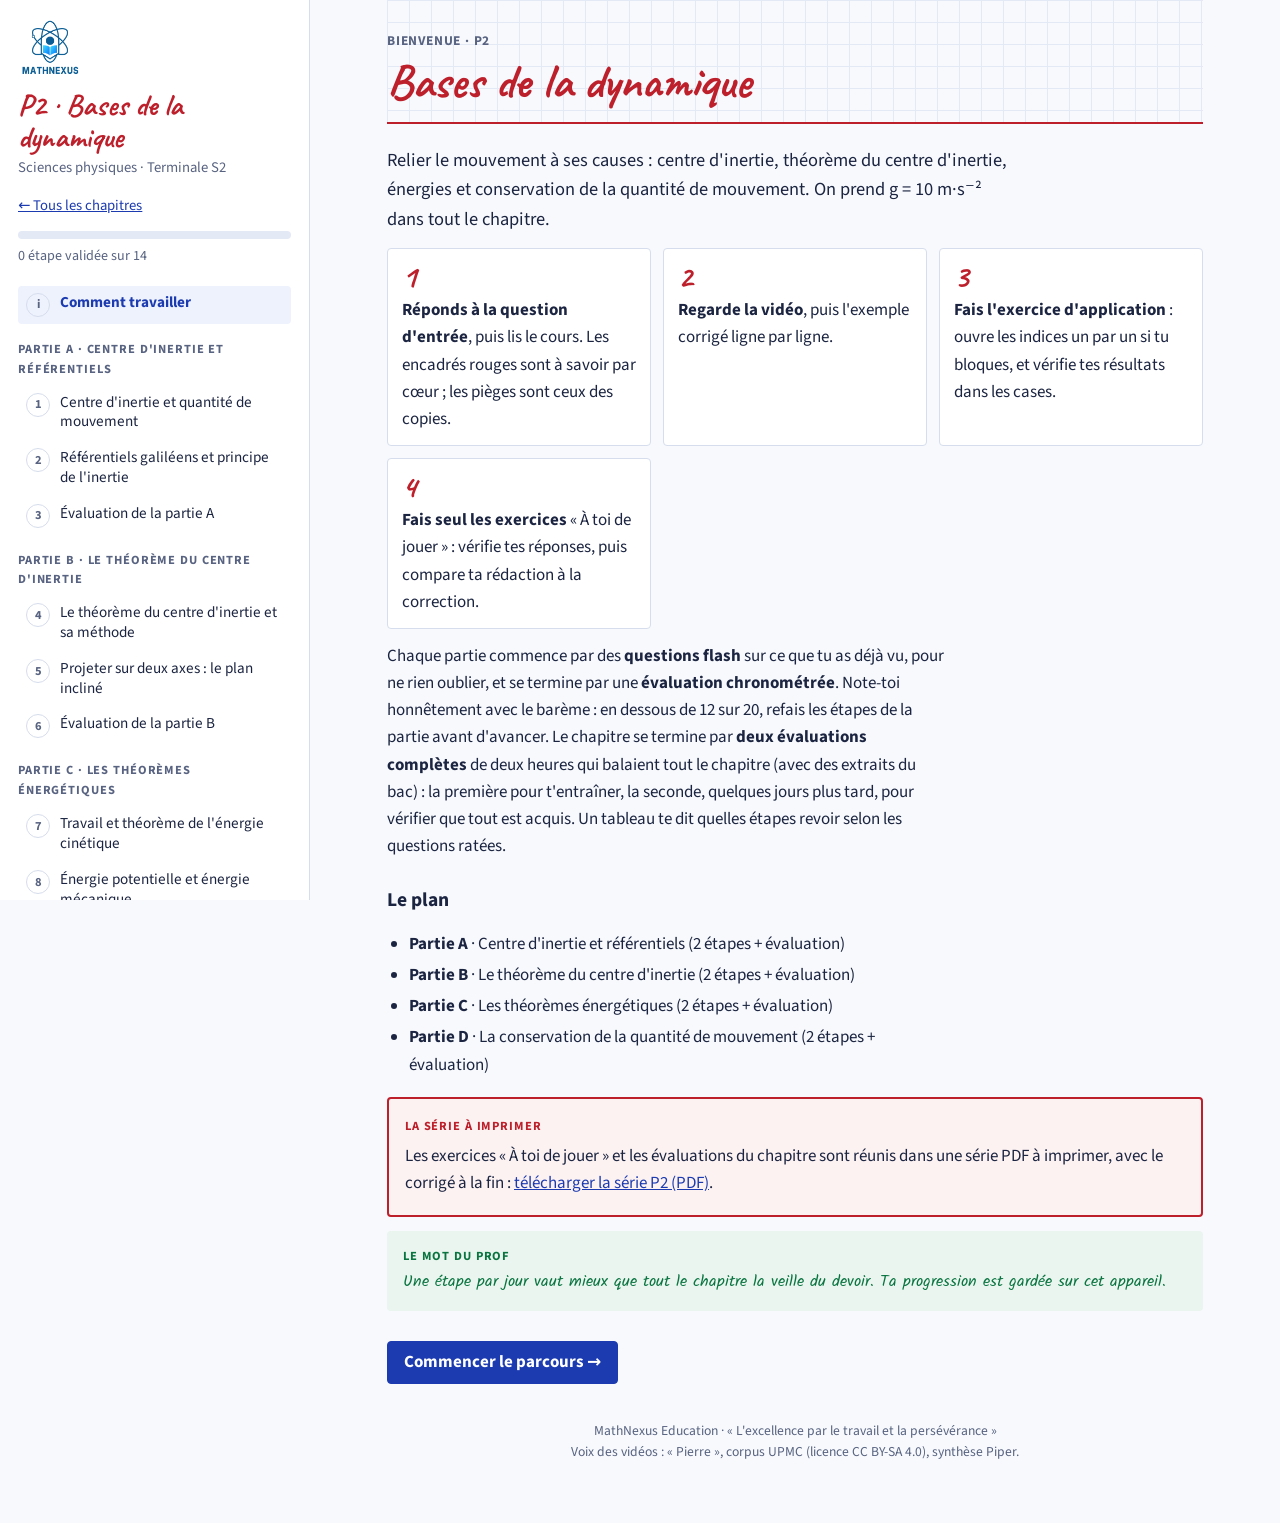
<file: physique/p2.html>
<!doctype html>
<html lang="fr">
<head>
<meta charset="utf-8">
<meta name="viewport" content="width=device-width, initial-scale=1, viewport-fit=cover">
<title>P2 · Bases de la dynamique</title>
<meta name="description" content="P2 Bases de la dynamique : cours pas à pas, vidéos, exercices corrigés et évaluations (Terminale S2).">
<link rel="icon" href="assets/logo.png">
<style>

/* Polices et MathJax sont dans assets/ : le site fonctionne sans connexion. */
@font-face{font-family:'Caveat';font-style:normal;font-weight:500;font-display:swap;src:url(assets/fonts/caveat-latin-500-normal.woff2) format('woff2')}
@font-face{font-family:'Caveat';font-style:normal;font-weight:700;font-display:swap;src:url(assets/fonts/caveat-latin-700-normal.woff2) format('woff2')}
@font-face{font-family:'Kalam';font-style:normal;font-weight:400;font-display:swap;src:url(assets/fonts/kalam-latin-400-normal.woff2) format('woff2')}
@font-face{font-family:'Kalam';font-style:normal;font-weight:700;font-display:swap;src:url(assets/fonts/kalam-latin-700-normal.woff2) format('woff2')}
@font-face{font-family:'Source Sans 3';font-style:normal;font-weight:400;font-display:swap;src:url(assets/fonts/source-sans-3-latin-400-normal.woff2) format('woff2')}
@font-face{font-family:'Source Sans 3';font-style:normal;font-weight:600;font-display:swap;src:url(assets/fonts/source-sans-3-latin-600-normal.woff2) format('woff2')}
@font-face{font-family:'Source Sans 3';font-style:normal;font-weight:700;font-display:swap;src:url(assets/fonts/source-sans-3-latin-700-normal.woff2) format('woff2')}
/* Mise en page : un cahier de cours. Sommaire à gauche (les étapes dans l'ordre), une étape à la fois à droite.
   Clair = page de cahier quadrillée (encre bleue, titres rouges, stylo vert du prof). Sombre = tableau noir et craies. */
:root{
  --paper:#f7f9fc; --surface:#ffffff; --ink:#1b2440; --muted:#586381; --line:#d6ddec; --grid:#e3e9f5;
  --pen:#1c3bb0; --pen-bg:#eef2fd; --rouge:#bd1f2b; --rouge-bg:#fdf2f2; --prof:#0a7441; --prof-bg:#e9f5ee;
  --btn-fg:#ffffff;
  --f-body:'Source Sans 3',system-ui,-apple-system,'Segoe UI',sans-serif;
  --f-hand:'Caveat','Segoe Print','Bradley Hand',cursive;
  --f-prof:'Kalam','Comic Sans MS','Segoe Print',cursive;
}
@media (prefers-color-scheme: dark){
  :root:not([data-theme="light"]){
    --paper:#141d1a; --surface:#1b2723; --ink:#eef2ea; --muted:#a6b5ab; --line:#33453d; --grid:#22302b;
    --pen:#a9c4ff; --pen-bg:#202d45; --rouge:#ff9d92; --rouge-bg:#372422; --prof:#8fe0ae; --prof-bg:#1e3329;
    --btn-fg:#10201a; color-scheme:dark;
  }
}
:root[data-theme="dark"]{
  --paper:#141d1a; --surface:#1b2723; --ink:#eef2ea; --muted:#a6b5ab; --line:#33453d; --grid:#22302b;
  --pen:#a9c4ff; --pen-bg:#202d45; --rouge:#ff9d92; --rouge-bg:#372422; --prof:#8fe0ae; --prof-bg:#1e3329;
  --btn-fg:#10201a; color-scheme:dark;
}
*{box-sizing:border-box}
[hidden]{display:none !important}
html,body{height:100%}
body{background:var(--paper);color:var(--ink);font-family:var(--f-body);font-size:17px;line-height:1.6;margin:0}
a{color:var(--pen)}
button{font:inherit;color:inherit}
:focus-visible{outline:3px solid var(--pen);outline-offset:2px}

.app{display:grid;grid-template-columns:310px minmax(0,1fr);min-height:100%}

/* ---------- sommaire ---------- */
.side{background:var(--surface);border-right:1px solid var(--line);position:sticky;top:0;align-self:start;height:100vh;height:100dvh;overflow-y:auto;overscroll-behavior:contain;
  padding-block:20px 28px;padding-left:max(18px,env(safe-area-inset-left,0px));padding-right:18px}
.brand{font-family:var(--f-hand);font-weight:700;font-size:1.9rem;line-height:1.05;color:var(--rouge);margin:0 0 2px}
.brand-sub{margin:0 0 14px;color:var(--muted);font-size:.92rem}
.prog{margin:0 0 18px}
.prog-bar{height:8px;border-radius:4px;background:var(--grid);overflow:hidden}
.prog-fill{height:100%;width:0;background:var(--prof);transition:width .3s}
.prog-txt{margin:6px 0 0;font-size:.88rem;color:var(--muted);font-variant-numeric:tabular-nums}
.nav-part{margin:16px 0 6px;font-size:.78rem;letter-spacing:.07em;text-transform:uppercase;color:var(--muted);font-weight:700}
.nav-list{list-style:none;margin:0;padding:0;display:flex;flex-direction:column;gap:2px}
.nav-list a{display:grid;grid-template-columns:26px minmax(0,1fr);gap:8px;align-items:start;padding:7px 8px;border-radius:4px;text-decoration:none;color:var(--ink);font-size:.95rem;line-height:1.3}
.nav-list a:hover{background:var(--pen-bg)}
.nav-list a[aria-current="page"]{background:var(--pen-bg);color:var(--pen);font-weight:700}
.nav-n{display:inline-grid;place-items:center;width:24px;height:24px;border-radius:50%;border:1.5px solid var(--line);font-size:.78rem;font-weight:700;color:var(--muted);font-variant-numeric:tabular-nums}
.nav-list a.done .nav-n{background:var(--prof);border-color:var(--prof);color:var(--btn-fg)}

/* ---------- barre mobile ---------- */
.topbar{display:none}
.scrim{display:none}

/* ---------- étape ---------- */
.main{min-width:0;padding-block:0 60px}
.lesson{max-width:860px;margin:0 auto;padding-left:max(22px,env(safe-area-inset-left,0px));padding-right:max(22px,env(safe-area-inset-right,0px))}
.lhead{padding:30px 0 16px;margin:0 0 6px;
  background-image:linear-gradient(var(--grid) 1px,transparent 1px),linear-gradient(90deg,var(--grid) 1px,transparent 1px);background-size:22px 22px;
  border-bottom:2px solid var(--rouge)}
.eyebrow{margin:0 0 4px;font-size:.84rem;letter-spacing:.06em;text-transform:uppercase;color:var(--muted);font-weight:700;display:flex;gap:12px;flex-wrap:wrap;align-items:baseline}
.eyebrow .meta{letter-spacing:0;text-transform:none;font-weight:600;color:var(--prof)}
.lhead h2{font-family:var(--f-hand);font-weight:700;font-size:clamp(2.1rem,5.2vw,3rem);line-height:1.05;margin:0;color:var(--rouge);text-wrap:balance}
.lbody{display:flex;flex-direction:column;gap:14px;padding-top:16px}
.lbody > p,.lbody > ul,.lbody > ol{margin:0;max-width:70ch}
.lbody ul,.lbody ol{padding-left:1.3em}
.lbody li{margin:4px 0}
.lbody h3{font-size:1.22rem;margin:14px 0 0;line-height:1.25;text-wrap:balance}
.lead{font-size:1.15rem}
.objectif{font-size:1.08rem;color:var(--muted);font-weight:600}
.objectif::before{content:"Objectif : ";color:var(--pen);font-weight:700}

mjx-container[display="true"]{overflow-x:auto;overflow-y:hidden;max-width:100%;padding:4px 0;margin:.5em 0 !important}
mjx-container{color:inherit;position:relative}
.table-wrap,.copie,.exo{position:relative}

.lab{margin:0 0 6px;font-size:.78rem;letter-spacing:.07em;text-transform:uppercase;font-weight:700;font-family:var(--f-body)}
.retenir{border:2px solid var(--rouge);border-radius:4px;background:var(--rouge-bg);padding:12px 16px}
.retenir .lab{color:var(--rouge)}
.retenir p,.retenir ul,.retenir ol{margin:6px 0}
.retenir ul,.retenir ol{padding-left:1.3em}
.prof{background:var(--prof-bg);border-radius:4px;padding:12px 16px;color:var(--prof);font-family:var(--f-prof);font-size:1rem;line-height:1.55}
.prof .lab{color:var(--prof)}
.prof p,.prof ul{margin:4px 0}
.prof ul{padding-left:1.2em}
.copie{border:1px solid var(--line);border-radius:3px;padding:14px 16px 12px;color:var(--pen);font-family:var(--f-hand);font-size:1.42rem;line-height:1.5;min-width:0;
  background-color:var(--surface);
  background-image:linear-gradient(var(--grid) 1px,transparent 1px),linear-gradient(90deg,var(--grid) 1px,transparent 1px);background-size:22px 22px}
.copie .lab{color:var(--muted)}
.copie p{margin:4px 0}
.copie mjx-container{font-size:.82em}
.copie u{text-decoration-thickness:1.5px;text-underline-offset:3px}

.video{margin:6px 0;display:flex;flex-direction:column;gap:6px}
.video video{width:100%;max-width:100%;aspect-ratio:16/9;background:#101614;border-radius:4px;border:1px solid var(--line);display:block}
.video figcaption{font-size:.95rem;color:var(--muted);display:flex;gap:8px;flex-wrap:wrap;align-items:baseline}
.tag{font-size:.74rem;letter-spacing:.07em;text-transform:uppercase;font-weight:700;color:var(--btn-fg);background:var(--pen);padding:2px 7px;border-radius:3px}
.dur{font-variant-numeric:tabular-nums}

.table-wrap{overflow-x:auto;max-width:100%}
table{border-collapse:collapse;width:100%;min-width:480px;font-size:.98rem}
th,td{border:1px solid var(--line);padding:8px 10px;text-align:left;vertical-align:top}
th{background:var(--pen-bg);font-weight:700}

.exos-h{border-top:1px solid var(--line);padding-top:18px;margin-top:18px !important}
.exo{border:1px solid var(--line);border-radius:4px;background:var(--surface);padding:14px 16px;display:flex;flex-direction:column;gap:8px;min-width:0}
.exo-n{margin:0;font-weight:700;color:var(--pen);font-size:.86rem;letter-spacing:.06em;text-transform:uppercase}
.exo-q p{margin:4px 0}
.exo details{display:flex;flex-direction:column;gap:10px}
.exo summary{cursor:pointer;font-weight:700;color:var(--pen);padding:6px 0;width:max-content;max-width:100%}
.exo details[open] summary{margin-bottom:8px}
.exo details > * + *{margin-top:10px}

.howto{display:grid;grid-template-columns:repeat(auto-fit,minmax(210px,1fr));gap:12px}
.howto > div{border:1px solid var(--line);border-radius:4px;background:var(--surface);padding:12px 14px}
.howto p{margin:0}
.howto .num{font-family:var(--f-hand);font-weight:700;font-size:2rem;line-height:1;color:var(--rouge);margin-bottom:4px}

.chrono{border:2px solid var(--pen);border-radius:4px;background:var(--pen-bg);padding:14px 16px;display:flex;flex-direction:column;gap:6px;align-items:flex-start}
.chrono-lab{margin:0;font-weight:700}
.chrono-t{margin:0;font-size:3rem;line-height:1;font-weight:700;font-variant-numeric:tabular-nums;color:var(--pen)}
.chrono-b{display:flex;gap:10px;flex-wrap:wrap}
.chrono-end{margin:0;font-weight:700;color:var(--rouge)}

.btn{border:1.5px solid var(--pen);background:var(--pen);color:var(--btn-fg);font-weight:700;padding:10px 16px;border-radius:4px;cursor:pointer;text-decoration:none;display:inline-block;line-height:1.2}
.btn.ghost{background:transparent;color:var(--pen)}
.btn[disabled]{opacity:.45;cursor:default}
.pager{max-width:860px;margin:30px auto 0;padding-left:max(22px,env(safe-area-inset-left,0px));padding-right:max(22px,env(safe-area-inset-right,0px));display:flex;gap:12px;flex-wrap:wrap;justify-content:space-between;align-items:center}
.pager .right{display:flex;gap:12px;flex-wrap:wrap;align-items:center}
.done-note{color:var(--prof);font-weight:700;margin:0}
.linkbtn{background:none;border:0;padding:4px 0;color:var(--muted);font-size:.88rem;text-decoration:underline;text-underline-offset:3px;cursor:pointer}
.linkbtn:hover{color:var(--pen)}
.linkbtn.warn{color:var(--rouge);font-weight:700}
.prog .linkbtn{margin-top:4px}
.lesson{scroll-margin-top:70px;overflow-x:hidden;overflow-x:clip} /* le texte caché de MathJax pour lecteurs d'écran ne doit pas élargir la page */
.video .hint{display:none;font-size:.88rem;color:var(--muted);margin:0}

@media (max-width: 880px){
  .app{display:block}
  .topbar{display:flex;position:sticky;top:env(safe-area-inset-top,0px);z-index:20;background:var(--surface);border-bottom:1px solid var(--line);
    padding-block:8px;padding-left:max(16px,env(safe-area-inset-left,0px));padding-right:max(16px,env(safe-area-inset-right,0px));gap:12px;align-items:center;justify-content:space-between}
  body::before{content:"";position:fixed;inset:0 0 auto;height:env(safe-area-inset-top,0px);z-index:10;background:var(--surface)}
  .topbar .brand{font-size:1.45rem;margin:0}
  .topbar .mini{font-size:.85rem;color:var(--muted);font-variant-numeric:tabular-nums;margin:0}
  .side{position:fixed;inset:0 auto 0 0;width:min(88vw,330px);z-index:40;transform:translateX(-102%);transition:transform .22s;
    /* align-self:start (utile sur ordinateur) empêchait le panneau de prendre la hauteur de l'écran : il ne défilait plus */
    align-self:auto;height:100%;height:100dvh;max-height:100dvh;overflow-y:auto;overscroll-behavior:contain;-webkit-overflow-scrolling:touch;
    padding-top:calc(18px + env(safe-area-inset-top,0px));padding-bottom:calc(24px + env(safe-area-inset-bottom,0px))}
  .side.open{transform:none;box-shadow:0 0 40px rgba(0,0,0,.35)}
  .scrim{display:block;position:fixed;inset:0;z-index:30;background:rgba(10,16,30,.45)}
  .lesson,.pager{padding-left:max(16px,env(safe-area-inset-left,0px));padding-right:max(16px,env(safe-area-inset-right,0px))}
  .lhead{padding-top:20px}
  body{font-size:16.5px}
  .copie{font-size:1.3rem;padding:12px 12px 10px}
  .pager .btn{flex:1 1 auto;text-align:center}
  .video .hint{display:block}
}
@media (prefers-reduced-motion: reduce){.side,.prog-fill{transition:none}}

/* ---- ajouts du site Sciences physiques TS2 ---- */
.logo{display:inline-block;margin:0 0 6px}
.logo img{display:block;width:64px;height:auto}
.exemple{border:1px solid var(--line);border-left:4px solid var(--pen);border-radius:4px;background:var(--surface);padding:14px 16px;display:flex;flex-direction:column;gap:8px;min-width:0}
.exemple > p,.exemple > ol,.exemple > ul{margin:0}
.exo.appli{border-left:4px solid var(--prof)}
.exo.eval{border-left:4px solid var(--rouge)}
.exo-q ol.q,.exemple ol.q{padding-left:1.4em;margin:6px 0}
.copie ol.q{padding-left:1.3em}
.pts{float:right;color:var(--rouge);letter-spacing:0;text-transform:none}
.consigne{color:var(--muted);font-style:italic;margin:-6px 0 0 !important}
.disp{margin:0;overflow-x:auto}
.video-attente{border:2px dashed var(--line);border-radius:4px;padding:14px 16px;background:var(--surface)}
.video-attente .lab{color:var(--pen)}
.video-attente p{margin:4px 0}
.note{border:2px solid var(--rouge);border-radius:4px;background:var(--rouge-bg);padding:12px 16px}
.note label{font-weight:700}
.note input{font:inherit;width:6.5em;padding:6px 8px;margin-left:6px;border:1.5px solid var(--line);border-radius:4px;background:var(--surface);color:var(--ink)}
.note-msg{margin:8px 0 0;font-weight:700}
.note-msg.ok{color:var(--prof)}
.note-msg.ko{color:var(--rouge)}
.cards{display:grid;grid-template-columns:repeat(auto-fill,minmax(220px,1fr));gap:12px}
.card{display:flex;flex-direction:column;gap:4px;border:1px solid var(--line);border-radius:6px;background:var(--surface);padding:14px 16px;text-decoration:none;color:var(--ink);min-width:0}
a.card:hover{border-color:var(--pen);background:var(--pen-bg)}
.card.off{opacity:.55}
.c-code{font-family:var(--f-hand);font-size:1.7rem;font-weight:700;color:var(--rouge);line-height:1}
.c-t{font-weight:700;line-height:1.3}
.c-m{font-size:.88rem;color:var(--muted)}
.c-go{margin-top:auto;font-weight:700;color:var(--pen)}
.muted{color:var(--muted)}
.foot{max-width:860px;margin:36px auto 0;padding:0 22px;color:var(--muted);font-size:.85rem;text-align:center}
.qcm{border:1px solid var(--line);border-left:4px solid var(--pen);border-radius:4px;background:var(--surface);padding:12px 16px;display:flex;flex-direction:column;gap:10px}
.qcm .lab{color:var(--pen);margin:0}
.qcm > p.muted{margin:0;font-size:.95rem}
.q1{border-top:1px dashed var(--line);padding-top:10px}
.qq{margin:0 0 8px;font-weight:600}
.opts{display:flex;flex-wrap:wrap;gap:8px}
.opt{border:1.5px solid var(--line);background:var(--paper);border-radius:4px;padding:8px 12px;cursor:pointer;text-align:left;line-height:1.3;max-width:100%}
.opt:hover{border-color:var(--pen)}
.opt.bon{border-color:var(--prof);background:var(--prof-bg);color:var(--prof);font-weight:700}
.opt.faux{border-color:var(--rouge);background:var(--rouge-bg);color:var(--rouge)}
.qfb,.cfb{margin:8px 0 0;font-weight:700}
.qfb.ok,.cfb.ok{color:var(--prof)} .qfb.ko,.cfb.ko{color:var(--rouge)}
.qex{margin-top:6px;color:var(--muted);font-size:.97rem}
.qex p{margin:4px 0}
.indices,.verif{border-top:1px dashed var(--line);padding-top:8px;display:flex;flex-direction:column;gap:6px}
.indices .lab,.verif .lab{color:var(--muted);margin:0}
.indice summary{cursor:pointer;color:var(--prof);font-weight:700}
.indice p{margin:4px 0 4px 1em}
.chk label{font-weight:600}
.chk input{font:inherit;width:7.5em;padding:5px 8px;border:1.5px solid var(--line);border-radius:4px;background:var(--surface);color:var(--ink)}
.btn.small{padding:5px 10px;font-size:.92rem}
.chk .cfb{margin:4px 0 0}
.pieges{border:2px dashed var(--rouge);border-radius:4px;padding:10px 16px;background:var(--surface)}
.pieges .lab{color:var(--rouge)} .pieges ul{margin:4px 0;padding-left:1.2em}
.graphe{margin:4px 0;max-width:100%;overflow-x:auto}
.graphe svg{display:block;max-width:100%;height:auto}
.simu{border:1px solid var(--line);border-radius:4px;background:var(--surface);padding:12px 16px}
.simu input[type=range]{width:100%}
.simu .ctl{display:grid;grid-template-columns:auto minmax(0,1fr) 5em;gap:8px;align-items:center}

</style>
<script>window.MathJax = {
  tex: { inlineMath: [['\\(','\\)']], displayMath: [['\\[','\\]']],
    macros: { vect: ['\\overrightarrow{#1}',1], U: ['\\,\\mathrm{#1}',1], ms: '\\,\\mathrm{m\\cdot s^{-1}}', mss: '\\,\\mathrm{m\\cdot s^{-2}}',
      dd: '\\mathrm{d}', R: '\\mathbb{R}' } },
  svg: { fontCache: 'global' }, startup: { typeset: false }
};</script>
<script src="assets/mathjax/tex-svg.js" defer></script>
</head>
<body>
<div class="app">
  <div class="topbar">
    <button type="button" class="btn ghost" id="menu-btn" aria-controls="side" aria-expanded="false">Sommaire</button>
    <p class="brand">P2 · Dynamique</p>
    <p class="mini" id="mini-prog"></p>
  </div>
  <div class="scrim" id="scrim" hidden></div>
  <nav class="side" id="side" aria-label="Sommaire">
    <a class="logo" href="index.html"><img src="assets/logo.png" alt="MathNexus Education" width="64" height="55"></a>
    <p class="brand">P2 · Bases de la dynamique</p>
    <p class="brand-sub">Sciences physiques · Terminale S2</p>
    <p class='brand-sub'><a href='index.html'>← Tous les chapitres</a></p>
    <div class="prog">
      <div class="prog-bar"><div class="prog-fill" id="prog-fill"></div></div>
      <p class="prog-txt" id="prog-txt"></p>
      <button type="button" class="linkbtn" id="reset" hidden>Remettre ma progression à zéro</button>
    </div>
    <div id="nav"></div>
  </nav>
  <main class="main" id="main">
<section class='lesson' id='accueil' data-part='' data-title='Comment travailler' hidden>
<header class='lhead'><p class='eyebrow'>Bienvenue · P2</p><h2>Bases de la dynamique</h2></header><div class='lbody'>
<p class='lead'>Relier le mouvement à ses causes : centre d'inertie, théorème du centre d'inertie, énergies et conservation de la quantité de mouvement. On prend g = 10 m·s⁻² dans tout le chapitre.</p>
<div class='howto'>
<div><p class='num'>1</p><p><strong>Réponds à la question d'entrée</strong>, puis lis le cours. Les encadrés rouges sont à savoir par cœur ; les pièges sont ceux des copies.</p></div>
<div><p class='num'>2</p><p><strong>Regarde la vidéo</strong>, puis l'exemple corrigé ligne par ligne.</p></div>
<div><p class='num'>3</p><p><strong>Fais l'exercice d'application</strong> : ouvre les indices un par un si tu bloques, et vérifie tes résultats dans les cases.</p></div>
<div><p class='num'>4</p><p><strong>Fais seul les exercices</strong> « À toi de jouer » : vérifie tes réponses, puis compare ta rédaction à la correction.</p></div>
</div>
<p>Chaque partie commence par des <strong>questions flash</strong> sur ce que tu as déjà vu, pour ne rien oublier, et se termine par une <strong>évaluation chronométrée</strong>. Note-toi honnêtement avec le barème : en dessous de 12 sur 20, refais les étapes de la partie avant d'avancer. Le chapitre se termine par <strong>deux évaluations complètes</strong> de deux heures qui balaient tout le chapitre (avec des extraits du bac) : la première pour t'entraîner, la seconde, quelques jours plus tard, pour vérifier que tout est acquis. Un tableau te dit quelles étapes revoir selon les questions ratées.</p>
<h3>Le plan</h3><ul><li><strong>Partie A</strong> · Centre d'inertie et référentiels (2 étapes + évaluation)</li><li><strong>Partie B</strong> · Le théorème du centre d'inertie (2 étapes + évaluation)</li><li><strong>Partie C</strong> · Les théorèmes énergétiques (2 étapes + évaluation)</li><li><strong>Partie D</strong> · La conservation de la quantité de mouvement (2 étapes + évaluation)</li></ul>
<div class='retenir'><p class='lab'>La série à imprimer</p><p>Les exercices « À toi de jouer » et les évaluations du chapitre sont réunis dans une série PDF à imprimer, avec le corrigé à la fin : <a href='series/Serie-P2-Dynamique.pdf'>télécharger la série P2 (PDF)</a>.</p></div>
<div class='prof'><p class='lab'>Le mot du prof</p><p>Une étape par jour vaut mieux que tout le chapitre la veille du devoir. Ta progression est gardée sur cet appareil.</p></div>
</div></section>
<section class='lesson' id='p2-a1' data-part='Partie A · Centre d&#x27;inertie et référentiels' data-title='Centre d&#x27;inertie et quantité de mouvement' hidden>
<header class='lhead'><p class='eyebrow'>P2 · Partie A · Étape 1 <span class='meta'>15 min</span></p><h2>Centre d'inertie et quantité de mouvement</h2></header>
<div class='lbody'>
<div class='qcm'><p class='lab'>Questions flash</p><p class='muted'>Trois questions rapides sur ce que tu as déjà vu. Réponds sans chercher dans le cours.</p><div class='q1' data-ok='0'><p class='qq'>Pour un mouvement rectiligne uniforme, l'accélération vaut :</p><div class='opts'><button type='button' class='opt' data-k='0'>\(0\)</button><button type='button' class='opt' data-k='1'>\(v\)</button><button type='button' class='opt' data-k='2'>\(g\)</button></div><p class='qfb' hidden></p><div class='qex' hidden><p>Vitesse constante en ligne droite : \(\vec a=\vec 0\).</p></div></div><div class='q1' data-ok='1'><p class='qq'>\(v^2-v_0^2=2a(x-x_0)\) sert quand :</p><div class='opts'><button type='button' class='opt' data-k='0'>on connaît la durée</button><button type='button' class='opt' data-k='1'>on ne connaît pas la durée</button><button type='button' class='opt' data-k='2'>le mouvement est circulaire</button></div><p class='qfb' hidden></p><div class='qex' hidden><p>Elle ne contient pas le temps.</p></div></div><div class='q1' data-ok='0'><p class='qq'>\(54\U{km/h}\) font :</p><div class='opts'><button type='button' class='opt' data-k='0'>\(15\ms\)</button><button type='button' class='opt' data-k='1'>\(54\ms\)</button><button type='button' class='opt' data-k='2'>\(194\ms\)</button></div><p class='qfb' hidden></p><div class='qex' hidden><p>\(54/3{,}6=15\).</p></div></div></div>
<p class='objectif'>Placer le centre d'inertie d'un système et calculer sa quantité de mouvement.</p>
<div class='qcm'><p class='lab'>Question d'entrée</p><p class='muted'>Réponds avant de lire le cours : te tromper ici n'est pas grave, c'est ce qui fait retenir.</p><div class='q1' data-ok='0'><p class='qq'>Le centre d'inertie de deux billes de même masse est :</p><div class='opts'><button type='button' class='opt' data-k='0'>au milieu du segment</button><button type='button' class='opt' data-k='1'>sur l'une des billes</button><button type='button' class='opt' data-k='2'>hors du segment</button></div><p class='qfb' hidden></p><div class='qex' hidden><p>Masses égales : le barycentre est au milieu. Masses différentes : il se rapproche de la plus lourde.</p></div></div></div>
<div class='retenir'><p class='lab'>À retenir · Centre d'inertie</p><p>Le centre d'inertie \(G\) d'un système est le barycentre de ses points affectés de leurs masses. Pour des solides de masses \(m_1, m_2,\dots\) et de centres \(G_1, G_2,\dots\) :</p>
<p class='disp'>\[\vect{OG}=\frac{m_1\vect{OG_1}+m_2\vect{OG_2}+\cdots}{m_1+m_2+\cdots}\qquad\text{sur un axe : }x_G=\frac{m_1x_1+m_2x_2+\cdots}{m_1+m_2+\cdots}\]</p>
<p>Pour un solide homogène et symétrique, \(G\) est au centre de symétrie (milieu d'une tige, centre d'une sphère).</p></div>
<div class='retenir'><p class='lab'>À retenir · Quantité de mouvement</p><p class='disp'>\[\vec p=m\,\vec v_G\quad(\mathrm{kg\cdot m\cdot s^{-1}})\qquad\text{système : }\vec P=\vec p_1+\vec p_2+\cdots=M\,\vec v_G\]</p></div>
<div class='prof'><p class='lab'>Le mot du prof</p><p>Choisis l'origine de l'axe sur l'un des objets : un terme du numérateur devient nul et le calcul est plus court.</p></div>
<div class='pieges'><p class='lab'>Les pièges</p><ul><li>Placer \(G\) au milieu alors que les masses sont différentes.</li><li>Additionner les quantités de mouvement sans leurs signes.</li></ul></div>
<h3>La vidéo</h3>
<figure class='video'><video controls preload='metadata' src='videos/p2-a1.mp4'></video><figcaption><span class='tag'>Vidéo</span> Centre d'inertie et quantité de mouvement</figcaption></figure>
<h3>Exemple corrigé</h3>
<div class='exemple'><p class='exo-n'>Exemple · la tige lestée</p><p>Une tige homogène \(AB\) de longueur \(72\U{cm}\) et de masse \(m\) porte en \(A\) une masselotte de masse \(2m\) et en \(B\) une masselotte de masse \(3m\) (masselottes ponctuelles). Déterminer la position du centre d'inertie \(G\) du système.</p><div class='copie'><p class='lab'>Solution rédigée</p><p>Axe d'origine \(A\), dirigé vers \(B\). Le centre de la tige est en \(x=36\U{cm}\).</p>
<p>\(AG=\dfrac{2m\times0+m\times36+3m\times72}{2m+m+3m}=\dfrac{252\,m}{6\,m}=42\U{cm}\). \(G\) est à \(42\U{cm}\) de \(A\), du côté de la masse la plus lourde.</p></div></div>
<h3>Exercice d'application</h3>
<p class='consigne'>Fais-le avec l'aide de l'exemple, puis compare avec la correction.</p>
<div class='exo appli'><p class='exo-n'>Application · deux billes</p><div class='exo-q'><p>Une bille de \(200\U{g}\) est en \(x=0\) et une bille de \(300\U{g}\) en \(x=50\U{cm}\).</p>
<ol class='q' start='1'><li>Calculer \(x_G\).</li><li>La première bille roule à \(+2\ms\) et la seconde à \(-1\ms\) sur l'axe. Calculer la quantité de mouvement du système.</li></ol></div><div class='indices'><p class='lab'>Besoin d'aide ? Ouvre les indices un par un</p><details class='indice'><summary>Indice 1</summary><p>Prends l'origine sur la première bille.</p></details><details class='indice'><summary>Indice 2</summary><p>\(x_G=\dfrac{m_1x_1+m_2x_2}{m_1+m_2}\).</p></details><details class='indice'><summary>Indice 3</summary><p>Pour \(P\), garde le signe de chaque vitesse.</p></details></div><div class='verif'><p class='lab'>Vérifie tes résultats</p><div class='chk' data-c='{&quot;v&quot;: 30, &quot;t&quot;: 0.03, &quot;e&quot;: [[25, &quot;Tu as pris le milieu : les masses sont diff\u00e9rentes.&quot;]]}'><label>\(x_G\) = <input type='text' inputmode='decimal' autocomplete='off'></label> <span class='u'>cm</span> <button type='button' class='btn ghost small'>Vérifier</button><p class='cfb' aria-live='polite'></p></div><div class='chk' data-c='{&quot;v&quot;: 0.1, &quot;t&quot;: 0.03, &quot;e&quot;: [[0.7, &quot;La seconde bille va dans l&#x27;autre sens : sa quantit\u00e9 de mouvement est n\u00e9gative.&quot;]]}'><label>\(P\) = <input type='text' inputmode='decimal' autocomplete='off'></label> <span class='u'>kg·m/s</span> <button type='button' class='btn ghost small'>Vérifier</button><p class='cfb' aria-live='polite'></p></div></div><details><summary>Voir la correction</summary><div class='copie'><ol class='q' start='1'><li>\(x_G=\dfrac{0{,}2\times0+0{,}3\times50}{0{,}5}=30\U{cm}\).</li><li>\(P=0{,}2\times2+0{,}3\times(-1)=0{,}1\U{kg\cdot m\cdot s^{-1}}\), dirigée dans le sens de l'axe.</li></ol></div></details></div>
<h3>À toi de jouer</h3>
<p class='consigne'>Seul, sur une feuille, sans regarder l'exemple. Ouvre la correction seulement à la fin.</p>
<div class='exo'><p class='exo-n'>Exercice 1 · le système Terre-Lune</p><div class='exo-q'><p>La masse de la Terre vaut 81 fois celle de la Lune ; la distance entre leurs centres vaut \(384\,000\U{km}\). Où est le centre d'inertie du système Terre-Lune ? Est-il à l'intérieur de la Terre (rayon \(6400\U{km}\)) ?</p></div><div class='verif'><p class='lab'>Vérifie tes résultats</p><div class='chk' data-c='{&quot;v&quot;: 4683, &quot;t&quot;: 0.03, &quot;e&quot;: []}'><label>Distance au centre de la Terre = <input type='text' inputmode='decimal' autocomplete='off'></label> <span class='u'>km</span> <button type='button' class='btn ghost small'>Vérifier</button><p class='cfb' aria-live='polite'></p></div></div><details><summary>Voir la correction</summary><div class='copie'><p>Origine au centre de la Terre : \(x_G=\dfrac{81M_L\times0+M_L\times384\,000}{82\,M_L}\approx4683\U{km}\). C'est moins que \(6400\U{km}\) : \(G\) est <strong>à l'intérieur de la Terre</strong>.</p></div></details></div>
<div class='exo'><p class='exo-n'>Exercice 2 · comparer des quantités de mouvement</p><div class='exo-q'><ol class='q' start='1'><li>Calculer la quantité de mouvement d'une voiture de \(1000\U{kg}\) roulant à \(72\U{km/h}\).</li><li>À quelle vitesse un camion de \(10\U{t}\) a-t-il la même quantité de mouvement ?</li></ol></div><div class='verif'><p class='lab'>Vérifie tes résultats</p><div class='chk' data-c='{&quot;v&quot;: 2, &quot;t&quot;: 0.03, &quot;e&quot;: []}'><label>Vitesse du camion = <input type='text' inputmode='decimal' autocomplete='off'></label> <span class='u'>m/s</span> <button type='button' class='btn ghost small'>Vérifier</button><p class='cfb' aria-live='polite'></p></div></div><details><summary>Voir la correction</summary><div class='copie'><ol class='q' start='1'><li>\(p=1000\times20=2\times10^4\U{kg\cdot m\cdot s^{-1}}\).</li><li>\(v=\dfrac{2\times10^4}{10^4}=2\ms=7{,}2\U{km/h}\).</li></ol></div></details></div>
</div></section>
<section class='lesson' id='p2-a2' data-part='Partie A · Centre d&#x27;inertie et référentiels' data-title='Référentiels galiléens et principe de l&#x27;inertie' hidden>
<header class='lhead'><p class='eyebrow'>P2 · Partie A · Étape 2 <span class='meta'>15 min</span></p><h2>Référentiels galiléens et principe de l'inertie</h2></header>
<div class='lbody'>
<p class='objectif'>Choisir le bon référentiel et utiliser le principe de l'inertie pour trouver une force inconnue.</p>
<div class='qcm'><p class='lab'>Question d'entrée</p><p class='muted'>Réponds avant de lire le cours : te tromper ici n'est pas grave, c'est ce qui fait retenir.</p><div class='q1' data-ok='1'><p class='qq'>Une voiture roule à vitesse constante en ligne droite. La somme des forces qui s'exercent sur elle est :</p><div class='opts'><button type='button' class='opt' data-k='0'>dans le sens du mouvement</button><button type='button' class='opt' data-k='1'>nulle</button><button type='button' class='opt' data-k='2'>opposée au mouvement</button></div><p class='qfb' hidden></p><div class='qex' hidden><p>Principe de l'inertie : MRU, donc les forces se compensent.</p></div></div></div>
<div class='retenir'><p class='lab'>À retenir · Référentiels galiléens</p><p>Un référentiel est galiléen si le principe de l'inertie y est vérifié.</p>
<ul><li><strong>Terrestre</strong> (le sol) : mouvements sur Terre de courte durée.</li><li><strong>Géocentrique</strong> (centre de la Terre, axes vers des étoiles fixes) : satellites, Lune.</li><li><strong>Héliocentrique</strong> (centre du Soleil) : planètes.</li></ul></div>
<div class='retenir'><p class='lab'>À retenir · Principe de l'inertie</p><p>Dans un référentiel galiléen, si les forces extérieures appliquées à un système se compensent (\(\sum\vec F_{\text{ext}}=\vec 0\)), son centre d'inertie est au repos ou en mouvement rectiligne uniforme, et réciproquement.</p>
<ul><li>Système <strong>isolé</strong> : aucune force. <strong>Pseudo-isolé</strong> : les forces se compensent.</li></ul></div>
<div class='prof'><p class='lab'>Le mot du prof</p><p>« Vitesse constante en ligne droite » se traduit toujours par « les forces se compensent ». C'est la clé pour trouver une force de frottement ou une tension.</p></div>
<div class='pieges'><p class='lab'>Les pièges</p><ul><li>Croire qu'il faut une force nette vers l'avant pour avancer à vitesse constante.</li><li>Oublier de préciser le référentiel.</li></ul></div>
<h3>La vidéo</h3>
<figure class='video'><video controls preload='metadata' src='videos/p2-a2.mp4'></video><figcaption><span class='tag'>Vidéo</span> Le principe de l'inertie</figcaption></figure>
<h3>Exemple corrigé</h3>
<div class='exemple'><p class='exo-n'>Exemple · le mobile autoporteur</p><p>Un mobile autoporteur glisse sur une table horizontale ; un coussin d'air supprime les frottements. On enregistre ses positions à intervalles réguliers. Que prévoit le principe de l'inertie, et que doit-on observer ?</p><div class='copie'><p class='lab'>Solution rédigée</p><p>Système : le mobile. Référentiel terrestre, supposé galiléen. Forces : le poids \(\vec P\) et la réaction \(\vec R\) du coussin d'air, verticale, qui le compense : \(\vec P+\vec R=\vec 0\).</p>
<p>D'après le principe de l'inertie, le centre d'inertie est en <strong>mouvement rectiligne uniforme</strong> : sur l'enregistrement, les points de \(G\) sont alignés et régulièrement espacés.</p></div></div>
<h3>Exercice d'application</h3>
<p class='consigne'>Fais-le avec l'aide de l'exemple, puis compare avec la correction.</p>
<div class='exo appli'><p class='exo-n'>Application · la voiture à vitesse constante</p><div class='exo-q'><p>Une voiture de \(1000\U{kg}\) roule à vitesse constante sur une route droite et horizontale. Les frottements sont équivalents à une force de \(500\U{N}\) opposée au mouvement. On prend \(g=10\mss\).</p>
<p>Faire le bilan des forces et calculer la force motrice \(\vec F\) et la réaction verticale \(\vec R\).</p></div><div class='indices'><p class='lab'>Besoin d'aide ? Ouvre les indices un par un</p><details class='indice'><summary>Indice 1</summary><p>MRU : les forces se compensent.</p></details><details class='indice'><summary>Indice 2</summary><p>Sur l'horizontale : \(F=f\).</p></details><details class='indice'><summary>Indice 3</summary><p>Sur la verticale : \(R=P=mg\).</p></details></div><div class='verif'><p class='lab'>Vérifie tes résultats</p><div class='chk' data-c='{&quot;v&quot;: 500, &quot;t&quot;: 0.03, &quot;e&quot;: []}'><label>\(F\) = <input type='text' inputmode='decimal' autocomplete='off'></label> <span class='u'>N</span> <button type='button' class='btn ghost small'>Vérifier</button><p class='cfb' aria-live='polite'></p></div><div class='chk' data-c='{&quot;v&quot;: 10000, &quot;t&quot;: 0.03, &quot;e&quot;: []}'><label>\(R\) = <input type='text' inputmode='decimal' autocomplete='off'></label> <span class='u'>N</span> <button type='button' class='btn ghost small'>Vérifier</button><p class='cfb' aria-live='polite'></p></div></div><details><summary>Voir la correction</summary><div class='copie'><p>Forces : poids \(\vec P\), réaction \(\vec R\), force motrice \(\vec F\), frottements \(\vec f\). Mouvement rectiligne uniforme, donc \(\vec P+\vec R+\vec F+\vec f=\vec 0\).</p>
<p>Sur l'horizontale : \(F=f=500\U{N}\). Sur la verticale : \(R=P=mg=10^4\U{N}\).</p></div></details></div>
<h3>À toi de jouer</h3>
<p class='consigne'>Seul, sur une feuille, sans regarder l'exemple. Ouvre la correction seulement à la fin.</p>
<div class='exo'><p class='exo-n'>Exercice 1 · choisir le référentiel</p><div class='exo-q'><p>Quel référentiel choisir pour étudier : a) un satellite autour de la Terre ; b) la Terre autour du Soleil ; c) un ballon de football ?</p></div><details><summary>Voir la correction</summary><div class='copie'><p>a) Géocentrique. b) Héliocentrique. c) Terrestre.</p></div></details></div>
<div class='exo'><p class='exo-n'>Exercice 2 · l'ascenseur</p><div class='exo-q'><p>Un ascenseur de \(400\U{kg}\) monte à vitesse constante. On prend \(g=10\mss\). Calculer la tension du câble.</p></div><div class='verif'><p class='lab'>Vérifie tes résultats</p><div class='chk' data-c='{&quot;v&quot;: 4000, &quot;t&quot;: 0.03, &quot;e&quot;: [[400, &quot;Multiplie par \\(g\\) : la tension est une force, en newtons.&quot;]]}'><label>Tension = <input type='text' inputmode='decimal' autocomplete='off'></label> <span class='u'>N</span> <button type='button' class='btn ghost small'>Vérifier</button><p class='cfb' aria-live='polite'></p></div></div><details><summary>Voir la correction</summary><div class='copie'><p>Forces : poids et tension. Mouvement rectiligne uniforme : \(\vec T+\vec P=\vec 0\), donc \(T=mg=4000\U{N}\).</p></div></details></div>
</div></section>
<section class='lesson' id='p2-eval-a' data-part='Partie A · Centre d&#x27;inertie et référentiels' data-title='Évaluation de la partie A' hidden>
<header class='lhead'><p class='eyebrow'>P2 · Partie A · Consolidation <span class='meta'>30 min</span></p><h2>Évaluation : Centre d'inertie et référentiels</h2></header>
<div class='lbody'><p class='lead'>Cette évaluation vérifie que la partie est comprise. Traite-la comme un devoir : feuille, calculatrice, chronomètre, sans le cours.</p>
<div class='chrono' data-min='30'><p class='chrono-lab'>Durée conseillée : 30 minutes</p><p class='chrono-t'>30:00</p><div class='chrono-b'><button type='button' class='btn c-start'>Démarrer</button><button type='button' class='btn ghost c-reset'>Remettre à zéro</button></div><p class='chrono-end' hidden>Temps écoulé : pose le stylo et corrige-toi.</p></div>
<div class='exo eval'><p class='exo-n'>Exercice 1 · L'haltère <span class='pts'>10 pts</span></p><div class='exo-q'><p>Un haltère est formé d'une barre homogène de masse \(1\U{kg}\) et de deux boules : \(m_1=2\U{kg}\) et \(m_2=3\U{kg}\), dont les centres sont aux extrémités de la barre, distants de \(50\U{cm}\).</p>
<ol class='q' start='1'><li>Déterminer la position du centre d'inertie \(G\) par rapport au centre de la boule 1.</li><li>L'haltère est déplacé en translation à \(0{,}5\ms\). Calculer sa quantité de mouvement.</li><li>Un élève affirme : « \(G\) est au milieu de la barre ». Expliquer son erreur.</li></ol></div><details><summary>Correction et barème</summary><div class='copie'><ol class='q' start='1'><li>Origine au centre de la boule 1 : \(x_G=\dfrac{2\times0+1\times25+3\times50}{6}=\dfrac{175}{6}\approx29{,}2\U{cm}\). <strong>(5 pts)</strong></li><li>\(P=Mv_G=6\times0{,}5=3\U{kg\cdot m\cdot s^{-1}}\). <strong>(3 pts)</strong></li><li>Les boules n'ont pas la même masse : \(G\) est décalé vers la plus lourde, la boule 2. <strong>(2 pts)</strong></li></ol></div></details></div>
<div class='exo eval'><p class='exo-n'>Exercice 2 · Le bloc tiré à vitesse constante <span class='pts'>10 pts</span></p><div class='exo-q'><p>Un bloc de masse \(4\U{kg}\) est tiré sur un plan horizontal par une force horizontale \(\vec F\) de valeur \(12\U{N}\). Il se déplace en ligne droite à vitesse constante. On prend \(g=10\mss\).</p>
<ol class='q' start='1'><li>Énoncer le principe de l'inertie.</li><li>Faire le bilan des forces. En déduire la force de frottement \(\vec f\) et la composante normale \(\vec R_N\) de la réaction.</li><li>Calculer la valeur de la réaction totale \(\vec R=\vec R_N+\vec f\) et l'angle qu'elle fait avec la verticale.</li></ol></div><details><summary>Correction et barème</summary><div class='copie'><ol class='q' start='1'><li>Dans un référentiel galiléen, si les forces se compensent, le centre d'inertie est au repos ou en MRU (et réciproquement). <strong>(2 pts)</strong></li><li>Forces : \(\vec P\), \(\vec F\), \(\vec R_N\), \(\vec f\). MRU : leur somme est nulle. Horizontale : \(f=F=12\U{N}\). Verticale : \(R_N=mg=40\U{N}\). <strong>(4 pts)</strong></li><li>\(R=\sqrt{40^2+12^2}\approx41{,}8\U{N}\) ; \(\tan\varphi=\dfrac{12}{40}\), donc \(\varphi\approx16{,}7°\). <strong>(4 pts)</strong></li></ol></div></details></div>
<div class='note'><label>Ma note sur 20 : <input type='number' class='score' min='0' max='20' step='0.25' inputmode='decimal' data-tot='20'></label><p class='note-msg' aria-live='polite'></p></div>
</div></section>
<section class='lesson' id='p2-b1' data-part='Partie B · Le théorème du centre d&#x27;inertie' data-title='Le théorème du centre d&#x27;inertie et sa méthode' hidden>
<header class='lhead'><p class='eyebrow'>P2 · Partie B · Étape 3 <span class='meta'>20 min</span></p><h2>Le théorème du centre d'inertie et sa méthode</h2></header>
<div class='lbody'>
<div class='qcm'><p class='lab'>Questions flash</p><p class='muted'>Trois questions rapides sur ce que tu as déjà vu. Réponds sans chercher dans le cours.</p><div class='q1' data-ok='1'><p class='qq'>Principe de l'inertie : si les forces se compensent, le centre d'inertie est :</p><div class='opts'><button type='button' class='opt' data-k='0'>accéléré</button><button type='button' class='opt' data-k='1'>au repos ou en MRU</button><button type='button' class='opt' data-k='2'>en mouvement circulaire</button></div><p class='qfb' hidden></p><div class='qex' hidden><p>C'est l'énoncé du principe.</p></div></div><div class='q1' data-ok='1'><p class='qq'>Pour un satellite, le référentiel adapté est :</p><div class='opts'><button type='button' class='opt' data-k='0'>terrestre</button><button type='button' class='opt' data-k='1'>géocentrique</button><button type='button' class='opt' data-k='2'>héliocentrique</button></div><p class='qfb' hidden></p><div class='qex' hidden><p>Centre de la Terre, axes vers des étoiles fixes.</p></div></div><div class='q1' data-ok='0'><p class='qq'>L'unité de la quantité de mouvement est :</p><div class='opts'><button type='button' class='opt' data-k='0'>\(\mathrm{kg\cdot m\cdot s^{-1}}\)</button><button type='button' class='opt' data-k='1'>\(\mathrm{N}\)</button><button type='button' class='opt' data-k='2'>\(\mathrm{J}\)</button></div><p class='qfb' hidden></p><div class='qex' hidden><p>\(p=mv\).</p></div></div></div>
<p class='objectif'>Appliquer le théorème du centre d'inertie en cinq temps pour calculer une accélération ou une force.</p>
<div class='qcm'><p class='lab'>Question d'entrée</p><p class='muted'>Réponds avant de lire le cours : te tromper ici n'est pas grave, c'est ce qui fait retenir.</p><div class='q1' data-ok='1'><p class='qq'>Une caisse accélère vers l'avant. La somme des forces qui s'exercent sur elle est :</p><div class='opts'><button type='button' class='opt' data-k='0'>nulle</button><button type='button' class='opt' data-k='1'>dans le sens de l'accélération</button><button type='button' class='opt' data-k='2'>opposée au mouvement</button></div><p class='qfb' hidden></p><div class='qex' hidden><p>\(\sum\vec F=m\vec a\) : même sens que \(\vec a\).</p></div></div></div>
<div class='retenir'><p class='lab'>À retenir · Théorème du centre d'inertie (TCI)</p><p>Dans un référentiel galiléen :</p>
<p class='disp'>\[\sum\vec F_{\text{ext}}=m\,\vec a_G\]</p>
<p>C'est la relation fondamentale de la dynamique appliquée au centre d'inertie. Si la somme des forces est constante, \(\vec a_G\) est constante : le mouvement est uniformément varié.</p></div>
<div class='retenir'><p class='lab'>À retenir · La méthode en cinq temps</p><ol class='q' start='1'><li><strong>Système</strong> : je le nomme.</li><li><strong>Référentiel</strong> : terrestre, supposé galiléen.</li><li><strong>Bilan des forces</strong> : je les nomme et je les représente sur un schéma.</li><li><strong>TCI</strong> : j'écris la relation vectorielle.</li><li><strong>Projection</strong> sur un axe bien choisi (souvent celui du mouvement), puis calcul.</li></ol></div>
<div class='prof'><p class='lab'>Le mot du prof</p><p>Le correcteur note la méthode autant que le résultat : écris les cinq temps, même quand le calcul te paraît évident.</p></div>
<div class='pieges'><p class='lab'>Les pièges</p><ul><li>Écrire le TCI sans avoir fait le bilan des forces.</li><li>Projeter sans choisir d'axe ni de sens.</li></ul></div>
<h3>La vidéo</h3>
<figure class='video'><video controls preload='metadata' src='videos/p2-b1.mp4'></video><figcaption><span class='tag'>Vidéo</span> Le TCI en cinq temps</figcaption></figure>
<h3>Exemple corrigé</h3>
<div class='exemple'><p class='exo-n'>Exemple · la caisse tirée</p><p>Une caisse de \(50\U{kg}\), au repos sur un sol horizontal, est tirée par une force horizontale de \(200\U{N}\). Les frottements sont équivalents à une force constante de \(50\U{N}\).</p>
<ol class='q' start='1'><li>Calculer l'accélération de la caisse.</li><li>Calculer sa vitesse et la distance parcourue au bout de \(4\U{s}\).</li></ol><div class='copie'><p class='lab'>Solution rédigée</p><ol class='q' start='1'><li>Système : la caisse. Référentiel terrestre supposé galiléen. Forces : \(\vec P\), \(\vec R\), \(\vec F\), \(\vec f\). TCI : \(\vec P+\vec R+\vec F+\vec f=m\vec a\). Sur l'axe du mouvement : \(F-f=ma\), donc \(a=\dfrac{200-50}{50}=3\mss\).</li><li>MRUV partant du repos : \(v=3\times4=12\ms\) ; \(d=\frac12\times3\times16=24\U{m}\).</li></ol></div></div>
<h3>Exercice d'application</h3>
<p class='consigne'>Fais-le avec l'aide de l'exemple, puis compare avec la correction.</p>
<div class='exo appli'><p class='exo-n'>Application · le freinage d'urgence</p><div class='exo-q'><p>Une voiture de \(1200\U{kg}\) roule à \(20\ms\). Le conducteur freine : l'ensemble des forces de freinage équivaut à une force constante de \(6000\U{N}\).</p>
<ol class='q' start='1'><li>Calculer la décélération.</li><li>Calculer la distance d'arrêt.</li></ol></div><div class='indices'><p class='lab'>Besoin d'aide ? Ouvre les indices un par un</p><details class='indice'><summary>Indice 1</summary><p>Forces : poids, réaction, force de freinage.</p></details><details class='indice'><summary>Indice 2</summary><p>Projection sur l'axe du mouvement : \(-f=ma\).</p></details><details class='indice'><summary>Indice 3</summary><p>Puis \(0-v_0^2=2a\,d\).</p></details></div><div class='verif'><p class='lab'>Vérifie tes résultats</p><div class='chk' data-c='{&quot;v&quot;: -5, &quot;t&quot;: 0.03, &quot;e&quot;: [[5, &quot;Le freinage s&#x27;oppose au mouvement : l&#x27;acc\u00e9l\u00e9ration est n\u00e9gative.&quot;]]}'><label>\(a\) = <input type='text' inputmode='decimal' autocomplete='off'></label> <span class='u'>m/s²</span> <button type='button' class='btn ghost small'>Vérifier</button><p class='cfb' aria-live='polite'></p></div><div class='chk' data-c='{&quot;v&quot;: 40, &quot;t&quot;: 0.03, &quot;e&quot;: []}'><label>Distance d'arrêt = <input type='text' inputmode='decimal' autocomplete='off'></label> <span class='u'>m</span> <button type='button' class='btn ghost small'>Vérifier</button><p class='cfb' aria-live='polite'></p></div></div><details><summary>Voir la correction</summary><div class='copie'><ol class='q' start='1'><li>TCI projeté sur l'axe du mouvement : \(-f=ma\), donc \(a=-\dfrac{6000}{1200}=-5\mss\).</li><li>\(0-20^2=2\times(-5)\times d\), donc \(d=40\U{m}\).</li></ol></div></details></div>
<h3>À toi de jouer</h3>
<p class='consigne'>Seul, sur une feuille, sans regarder l'exemple. Ouvre la correction seulement à la fin.</p>
<div class='exo'><p class='exo-n'>Exercice 1 · l'ascenseur qui démarre</p><div class='exo-q'><p>Un ascenseur de \(500\U{kg}\) démarre vers le haut avec une accélération de \(2\mss\). On prend \(g=10\mss\). Calculer la tension du câble. La comparer au poids.</p></div><div class='verif'><p class='lab'>Vérifie tes résultats</p><div class='chk' data-c='{&quot;v&quot;: 6000, &quot;t&quot;: 0.03, &quot;e&quot;: [[5000, &quot;C&#x27;est le poids : l&#x27;ascenseur acc\u00e9l\u00e8re vers le haut, donc \\(T&amp;gt;mg\\).&quot;]]}'><label>Tension = <input type='text' inputmode='decimal' autocomplete='off'></label> <span class='u'>N</span> <button type='button' class='btn ghost small'>Vérifier</button><p class='cfb' aria-live='polite'></p></div></div><details><summary>Voir la correction</summary><div class='copie'><p>Axe vertical vers le haut : \(T-mg=ma\), donc \(T=m(g+a)=500\times12=6000\U{N}\). C'est plus que le poids (\(5000\U{N}\)) : il faut une force supplémentaire pour accélérer.</p></div></details></div>
<div class='exo'><p class='exo-n'>Exercice 2 · sans frottement</p><div class='exo-q'><p>Un solide de \(5\U{kg}\), au repos sur un plan horizontal sans frottement, est poussé par une force horizontale constante de \(30\U{N}\). Calculer son accélération, puis sa vitesse et la distance parcourue après \(2\U{s}\).</p></div><div class='verif'><p class='lab'>Vérifie tes résultats</p><div class='chk' data-c='{&quot;v&quot;: 12, &quot;t&quot;: 0.03, &quot;e&quot;: []}'><label>Distance = <input type='text' inputmode='decimal' autocomplete='off'></label> <span class='u'>m</span> <button type='button' class='btn ghost small'>Vérifier</button><p class='cfb' aria-live='polite'></p></div></div><details><summary>Voir la correction</summary><div class='copie'><p>\(a=\dfrac{F}{m}=6\mss\) ; \(v=12\ms\) ; \(d=\frac12\times6\times4=12\U{m}\).</p></div></details></div>
</div></section>
<section class='lesson' id='p2-b2' data-part='Partie B · Le théorème du centre d&#x27;inertie' data-title='Projeter sur deux axes : le plan incliné' hidden>
<header class='lhead'><p class='eyebrow'>P2 · Partie B · Étape 4 <span class='meta'>20 min</span></p><h2>Projeter sur deux axes : le plan incliné</h2></header>
<div class='lbody'>
<p class='objectif'>Projeter le TCI sur deux axes pour trouver l'accélération et la réaction sur un plan incliné.</p>
<div class='qcm'><p class='lab'>Question d'entrée</p><p class='muted'>Réponds avant de lire le cours : te tromper ici n'est pas grave, c'est ce qui fait retenir.</p><div class='q1' data-ok='1'><p class='qq'>Sans frottement, l'accélération d'un solide sur un plan incliné dépend :</p><div class='opts'><button type='button' class='opt' data-k='0'>de sa masse</button><button type='button' class='opt' data-k='1'>de l'angle (et de \(g\))</button><button type='button' class='opt' data-k='2'>de sa vitesse</button></div><p class='qfb' hidden></p><div class='qex' hidden><p>\(a=g\sin\alpha\) : la masse se simplifie.</p></div></div></div>
<div class='retenir'><p class='lab'>À retenir · Solide sur un plan incliné</p><p>Plan incliné d'un angle \(\alpha\) sur l'horizontale.</p>
<p>Axe \((Ox)\) parallèle au plan, vers le bas ; axe \((Oy)\) perpendiculaire au plan.</p>
<ul><li>Poids : \(P_x=mg\sin\alpha\) et \(P_y=-mg\cos\alpha\).</li><li>Sur \((Oy)\) : pas de mouvement, donc \(R_N=mg\cos\alpha\).</li><li>Sur \((Ox)\) : \(mg\sin\alpha-f=ma\), donc \(a=g\sin\alpha-\dfrac{f}{m}\).</li><li>Sans frottement : \(a=g\sin\alpha\), qui ne dépend pas de la masse.</li></ul></div>
<div class='prof'><p class='lab'>Le mot du prof</p><p>Le \(\sin\) va avec l'axe parallèle au plan. Vérifie avec \(\alpha=0\) (plan horizontal) : \(a=0\) sans frottement, c'est logique.</p></div>
<div class='pieges'><p class='lab'>Les pièges</p><ul><li>Utiliser \(\cos\alpha\) sur l'axe parallèle au plan.</li><li>Croire que la réaction vaut \(mg\) sur un plan incliné.</li></ul></div>
<h3>La vidéo</h3>
<figure class='video'><video controls preload='metadata' src='videos/p2-b2.mp4'></video><figcaption><span class='tag'>Vidéo</span> Le plan incliné</figcaption></figure>
<h3>Exemple corrigé</h3>
<div class='exemple'><p class='exo-n'>Exemple · descente sans frottement</p><p>Un solide de \(2\U{kg}\) est lâché sans vitesse sur un plan incliné de \(30°\), sans frottement. On prend \(g=10\mss\).</p>
<ol class='q' start='1'><li>Calculer son accélération et la réaction du plan.</li><li>Calculer sa vitesse après \(2\U{m}\) de descente.</li></ol><div class='copie'><p class='lab'>Solution rédigée</p><ol class='q' start='1'><li>Système : le solide ; référentiel terrestre galiléen ; forces : \(\vec P\) et \(\vec R\). TCI : \(\vec P+\vec R=m\vec a\). Sur \((Ox)\) : \(mg\sin\alpha=ma\), donc \(a=10\times0{,}5=5\mss\). Sur \((Oy)\) : \(R=mg\cos\alpha=20\times0{,}866\approx17{,}3\U{N}\).</li><li>\(v^2=2ad=2\times5\times2=20\), donc \(v\approx4{,}47\ms\).</li></ol></div></div>
<h3>Exercice d'application</h3>
<p class='consigne'>Fais-le avec l'aide de l'exemple, puis compare avec la correction.</p>
<div class='exo appli'><p class='exo-n'>Application · avec frottement</p><div class='exo-q'><p>Même solide et même plan, mais une force de frottement constante \(f=4\U{N}\) s'oppose au mouvement. Calculer l'accélération et la vitesse après \(2\U{m}\).</p></div><div class='indices'><p class='lab'>Besoin d'aide ? Ouvre les indices un par un</p><details class='indice'><summary>Indice 1</summary><p>Projette le TCI sur l'axe parallèle au plan.</p></details><details class='indice'><summary>Indice 2</summary><p>\(mg\sin\alpha-f=ma\).</p></details><details class='indice'><summary>Indice 3</summary><p>\(a=5-\dfrac{4}{2}\), puis \(v^2=2a\,d\).</p></details></div><div class='verif'><p class='lab'>Vérifie tes résultats</p><div class='chk' data-c='{&quot;v&quot;: 3, &quot;t&quot;: 0.03, &quot;e&quot;: [[5, &quot;Tu as oubli\u00e9 la force de frottement : \\(a=g\\sin\\alpha-\\frac{f}{m}\\).&quot;], [1, &quot;\\(\\frac{f}{m}=\\frac{4}{2}=2\\), pas \\(4\\).&quot;]]}'><label>\(a\) = <input type='text' inputmode='decimal' autocomplete='off'></label> <span class='u'>m/s²</span> <button type='button' class='btn ghost small'>Vérifier</button><p class='cfb' aria-live='polite'></p></div><div class='chk' data-c='{&quot;v&quot;: 3.4641016151377544, &quot;t&quot;: 0.03, &quot;e&quot;: []}'><label>\(v\) après 2 m = <input type='text' inputmode='decimal' autocomplete='off'></label> <span class='u'>m/s</span> <button type='button' class='btn ghost small'>Vérifier</button><p class='cfb' aria-live='polite'></p></div></div><details><summary>Voir la correction</summary><div class='copie'><p>Sur \((Ox)\) : \(mg\sin\alpha-f=ma\), donc \(a=5-\dfrac42=3\mss\). \(v=\sqrt{2\times3\times2}=\sqrt{12}\approx3{,}46\ms\).</p></div></details></div>
<h3>À toi de jouer</h3>
<p class='consigne'>Seul, sur une feuille, sans regarder l'exemple. Ouvre la correction seulement à la fin.</p>
<div class='exo'><p class='exo-n'>Exercice 1 · la montée</p><div class='exo-q'><p>Un solide est lancé vers le haut d'un plan incliné de \(30°\) (sans frottement) avec une vitesse de \(6\ms\). On prend \(g=10\mss\). Quelle distance parcourt-il avant de s'arrêter, et en combien de temps ?</p></div><div class='verif'><p class='lab'>Vérifie tes résultats</p><div class='chk' data-c='{&quot;v&quot;: 3.6, &quot;t&quot;: 0.03, &quot;e&quot;: []}'><label>Distance = <input type='text' inputmode='decimal' autocomplete='off'></label> <span class='u'>m</span> <button type='button' class='btn ghost small'>Vérifier</button><p class='cfb' aria-live='polite'></p></div></div><details><summary>Voir la correction</summary><div class='copie'><p>Axe vers le haut du plan : \(a=-g\sin\alpha=-5\mss\). \(0-36=2\times(-5)\times d\), donc \(d=3{,}6\U{m}\). \(0=-5t+6\), donc \(t=1{,}2\U{s}\).</p></div></details></div>
<div class='exo'><p class='exo-n'>Exercice 2 · mesurer un frottement</p><div class='exo-q'><p>Un solide de \(0{,}5\U{kg}\) glisse sur un plan incliné de \(20°\). On mesure \(a=2{,}4\mss\). On prend \(g=10\mss\). Calculer la force de frottement.</p></div><div class='verif'><p class='lab'>Vérifie tes résultats</p><div class='chk' data-c='{&quot;v&quot;: 0.51, &quot;t&quot;: 0.05, &quot;e&quot;: []}'><label>\(f\) = <input type='text' inputmode='decimal' autocomplete='off'></label> <span class='u'>N</span> <button type='button' class='btn ghost small'>Vérifier</button><p class='cfb' aria-live='polite'></p></div></div><details><summary>Voir la correction</summary><div class='copie'><p>\(f=m(g\sin\alpha-a)=0{,}5\times(3{,}42-2{,}4)\approx0{,}51\U{N}\).</p></div></details></div>
</div></section>
<section class='lesson' id='p2-eval-b' data-part='Partie B · Le théorème du centre d&#x27;inertie' data-title='Évaluation de la partie B' hidden>
<header class='lhead'><p class='eyebrow'>P2 · Partie B · Consolidation <span class='meta'>45 min</span></p><h2>Évaluation : Le théorème du centre d'inertie</h2></header>
<div class='lbody'><p class='lead'>Cette évaluation vérifie que la partie est comprise. Traite-la comme un devoir : feuille, calculatrice, chronomètre, sans le cours.</p>
<div class='chrono' data-min='45'><p class='chrono-lab'>Durée conseillée : 45 minutes</p><p class='chrono-t'>45:00</p><div class='chrono-b'><button type='button' class='btn c-start'>Démarrer</button><button type='button' class='btn ghost c-reset'>Remettre à zéro</button></div><p class='chrono-end' hidden>Temps écoulé : pose le stylo et corrige-toi.</p></div>
<div class='exo eval'><p class='exo-n'>Exercice 1 · Le plan incliné puis le plan horizontal <span class='pts'>10 pts</span></p><div class='exo-q'><p>Un solide de masse \(m=1\U{kg}\) part sans vitesse du sommet \(A\) d'un plan incliné de \(30°\), de longueur \(AB=4\U{m}\). Sur tout le trajet, une force de frottement constante \(f=2\U{N}\) s'oppose au mouvement. On prend \(g=10\mss\).</p>
<ol class='q' start='1'><li>Appliquer le TCI sur \(AB\) et calculer l'accélération \(a_1\) ainsi que la réaction normale \(R_N\).</li><li>Calculer la vitesse en \(B\) et la durée du trajet \(AB\).</li><li>Le solide aborde en \(B\) un plan horizontal, avec le même frottement. Calculer sa nouvelle accélération et la distance parcourue avant l'arrêt.</li></ol></div><details><summary>Correction et barème</summary><div class='copie'><ol class='q' start='1'><li>Forces : \(\vec P\), \(\vec R_N\), \(\vec f\). Sur \((Ox)\) : \(mg\sin\alpha-f=ma_1\), donc \(a_1=5-2=3\mss\). Sur \((Oy)\) : \(R_N=mg\cos\alpha\approx8{,}66\U{N}\). <strong>(4 pts)</strong></li><li>\(v_B=\sqrt{2\times3\times4}=\sqrt{24}\approx4{,}90\ms\) ; \(t=\dfrac{v_B}{a_1}\approx1{,}63\U{s}\). <strong>(3 pts)</strong></li><li>\(-f=ma_2\), donc \(a_2=-2\mss\). \(0-24=2\times(-2)\times d\), donc \(d=6\U{m}\). <strong>(3 pts)</strong></li></ol></div></details></div>
<div class='exo eval'><p class='exo-n'>Exercice 2 · La luge tirée par une corde <span class='pts'>10 pts</span></p><div class='exo-q'><p>Une luge de \(20\U{kg}\) est tirée sur un sol horizontal par une corde inclinée de \(30°\) au-dessus de l'horizontale. La tension vaut \(T=100\U{N}\) et les frottements \(f=50\U{N}\). On prend \(g=10\mss\).</p>
<ol class='q' start='1'><li>Faire le bilan des forces et écrire le TCI.</li><li>Projeter sur l'horizontale : calculer l'accélération.</li><li>Projeter sur la verticale : calculer la réaction normale du sol. Pourquoi est-elle inférieure au poids ?</li><li>Partie du repos, quelle vitesse la luge atteint-elle en \(5\U{s}\) ?</li></ol></div><details><summary>Correction et barème</summary><div class='copie'><ol class='q' start='1'><li>Forces : \(\vec P\), \(\vec R_N\), \(\vec T\), \(\vec f\). TCI : \(\vec P+\vec R_N+\vec T+\vec f=m\vec a\). <strong>(2 pts)</strong></li><li>\(T\cos30°-f=ma\), donc \(a=\dfrac{86{,}6-50}{20}\approx1{,}83\mss\). <strong>(3 pts)</strong></li><li>\(R_N+T\sin30°-mg=0\), donc \(R_N=200-50=150\U{N}\). La corde tire aussi un peu vers le haut et soulage le sol. <strong>(3 pts)</strong></li><li>\(v=1{,}83\times5\approx9{,}15\ms\). <strong>(2 pts)</strong></li></ol></div></details></div>
<div class='note'><label>Ma note sur 20 : <input type='number' class='score' min='0' max='20' step='0.25' inputmode='decimal' data-tot='20'></label><p class='note-msg' aria-live='polite'></p></div>
</div></section>
<section class='lesson' id='p2-c1' data-part='Partie C · Les théorèmes énergétiques' data-title='Travail et théorème de l&#x27;énergie cinétique' hidden>
<header class='lhead'><p class='eyebrow'>P2 · Partie C · Étape 5 <span class='meta'>20 min</span></p><h2>Travail et théorème de l'énergie cinétique</h2></header>
<div class='lbody'>
<div class='qcm'><p class='lab'>Questions flash</p><p class='muted'>Trois questions rapides sur ce que tu as déjà vu. Réponds sans chercher dans le cours.</p><div class='q1' data-ok='1'><p class='qq'>Le théorème du centre d'inertie s'écrit :</p><div class='opts'><button type='button' class='opt' data-k='0'>\(\sum\vec F=m\vec v\)</button><button type='button' class='opt' data-k='1'>\(\sum\vec F=m\vec a_G\)</button><button type='button' class='opt' data-k='2'>\(\sum\vec F=\vec 0\)</button></div><p class='qfb' hidden></p><div class='qex' hidden><p>Dans un référentiel galiléen.</p></div></div><div class='q1' data-ok='1'><p class='qq'>Sur un plan incliné sans frottement, \(a\) vaut :</p><div class='opts'><button type='button' class='opt' data-k='0'>\(g\cos\alpha\)</button><button type='button' class='opt' data-k='1'>\(g\sin\alpha\)</button><button type='button' class='opt' data-k='2'>\(g\)</button></div><p class='qfb' hidden></p><div class='qex' hidden><p>Projection du poids sur l'axe du plan.</p></div></div><div class='q1' data-ok='1'><p class='qq'>La réaction normale sur un plan incliné vaut :</p><div class='opts'><button type='button' class='opt' data-k='0'>\(mg\)</button><button type='button' class='opt' data-k='1'>\(mg\cos\alpha\)</button><button type='button' class='opt' data-k='2'>\(mg\sin\alpha\)</button></div><p class='qfb' hidden></p><div class='qex' hidden><p>Projection sur l'axe perpendiculaire au plan.</p></div></div></div>
<p class='objectif'>Calculer le travail d'une force constante et appliquer le théorème de l'énergie cinétique.</p>
<div class='qcm'><p class='lab'>Question d'entrée</p><p class='muted'>Réponds avant de lire le cours : te tromper ici n'est pas grave, c'est ce qui fait retenir.</p><div class='q1' data-ok='1'><p class='qq'>Le travail de la réaction d'un plan sans frottement est :</p><div class='opts'><button type='button' class='opt' data-k='0'>positif</button><button type='button' class='opt' data-k='1'>nul</button><button type='button' class='opt' data-k='2'>négatif</button></div><p class='qfb' hidden></p><div class='qex' hidden><p>Elle est perpendiculaire au déplacement : \(W=0\).</p></div></div></div>
<div class='retenir'><p class='lab'>À retenir · Travail d'une force constante</p><p class='disp'>\[W_{AB}(\vec F)=\vec F\cdot\vect{AB}=F\times AB\times\cos\theta\quad(\mathrm J)\]</p>
<ul><li>Travail <strong>moteur</strong> (\(W&gt;0\)) si \(\theta&lt;90°\), <strong>résistant</strong> (\(W&lt;0\)) si \(\theta&gt;90°\), nul si la force est perpendiculaire au déplacement (réaction sans frottement).</li><li>Poids : \(W(\vec P)=mgh\) quand le solide descend d'une hauteur \(h\), \(-mgh\) quand il monte.</li><li>Frottement constant opposé au mouvement : \(W(\vec f)=-f\times\ell\).</li></ul></div>
<div class='retenir'><p class='lab'>À retenir · Théorème de l'énergie cinétique (TEC)</p><p class='disp'>\[E_c=\frac12\,m\,v^2\qquad E_c(B)-E_c(A)=\sum W_{AB}(\vec F_{\text{ext}})\]</p></div>
<div class='prof'><p class='lab'>Le mot du prof</p><p>Le TEC donne une vitesse sans passer par le temps ni par l'accélération : c'est souvent le chemin le plus court.</p></div>
<div class='pieges'><p class='lab'>Les pièges</p><ul><li>Donner un signe positif au travail d'une force opposée au mouvement.</li><li>Oublier l'énergie cinétique initiale quand le solide ne part pas du repos.</li></ul></div>
<h3>La vidéo</h3>
<figure class='video'><video controls preload='metadata' src='videos/p2-c1.mp4'></video><figcaption><span class='tag'>Vidéo</span> Le théorème de l'énergie cinétique</figcaption></figure>
<h3>Exemple corrigé</h3>
<div class='exemple'><p class='exo-n'>Exemple · le plan incliné, version énergie</p><p>Un solide de \(2\U{kg}\) part du repos en \(A\) et descend \(AB=2\U{m}\) sur un plan incliné de \(30°\), sans frottement. On prend \(g=10\mss\). Calculer sa vitesse en \(B\) avec le TEC.</p><div class='copie'><p class='lab'>Solution rédigée</p><p>Système : le solide ; référentiel terrestre galiléen ; forces : \(\vec P\) et \(\vec R\).</p>
<p>\(W(\vec R)=0\) (perpendiculaire au déplacement) ; \(W(\vec P)=mg\,AB\sin30°=2\times10\times2\times0{,}5=20\U{J}\).</p>
<p>TEC : \(\frac12mv_B^2-0=20\), donc \(v_B=\sqrt{20}\approx4{,}47\ms\) (même résultat qu'avec le TCI).</p></div></div>
<h3>Exercice d'application</h3>
<p class='consigne'>Fais-le avec l'aide de l'exemple, puis compare avec la correction.</p>
<div class='exo appli'><p class='exo-n'>Application · avec frottement</p><div class='exo-q'><p>Même situation, mais une force de frottement constante \(f=4\U{N}\) s'oppose au mouvement. Calculer \(v_B\).</p></div><div class='indices'><p class='lab'>Besoin d'aide ? Ouvre les indices un par un</p><details class='indice'><summary>Indice 1</summary><p>\(W(\vec f)=-f\times AB\).</p></details><details class='indice'><summary>Indice 2</summary><p>TEC : \(\frac12mv_B^2=W(\vec P)+W(\vec f)\).</p></details><details class='indice'><summary>Indice 3</summary><p>\(\frac12\times2\times v_B^2=20-8\).</p></details></div><div class='verif'><p class='lab'>Vérifie tes résultats</p><div class='chk' data-c='{&quot;v&quot;: 3.4641016151377544, &quot;t&quot;: 0.03, &quot;e&quot;: [[4.47213595499958, &quot;Tu as oubli\u00e9 le travail du frottement, qui est r\u00e9sistant.&quot;]]}'><label>\(v_B\) = <input type='text' inputmode='decimal' autocomplete='off'></label> <span class='u'>m/s</span> <button type='button' class='btn ghost small'>Vérifier</button><p class='cfb' aria-live='polite'></p></div></div><details><summary>Voir la correction</summary><div class='copie'><p>\(W(\vec f)=-4\times2=-8\U{J}\). TEC : \(\frac12\times2\times v_B^2=20-8=12\), donc \(v_B=\sqrt{12}\approx3{,}46\ms\).</p></div></details></div>
<h3>À toi de jouer</h3>
<p class='consigne'>Seul, sur une feuille, sans regarder l'exemple. Ouvre la correction seulement à la fin.</p>
<div class='exo'><p class='exo-n'>Exercice 1 · la distance de freinage</p><div class='exo-q'><p>Une voiture de \(1000\U{kg}\) roulant à \(20\ms\) freine jusqu'à l'arrêt. La force de freinage, constante, vaut \(8000\U{N}\).</p>
<ol class='q' start='1'><li>Calculer le travail de la force de freinage.</li><li>En déduire la distance de freinage.</li></ol></div><div class='verif'><p class='lab'>Vérifie tes résultats</p><div class='chk' data-c='{&quot;v&quot;: 25, &quot;t&quot;: 0.03, &quot;e&quot;: []}'><label>Distance de freinage = <input type='text' inputmode='decimal' autocomplete='off'></label> <span class='u'>m</span> <button type='button' class='btn ghost small'>Vérifier</button><p class='cfb' aria-live='polite'></p></div></div><details><summary>Voir la correction</summary><div class='copie'><ol class='q' start='1'><li>TEC : \(0-\frac12\times1000\times400=W(\vec f)\), donc \(W(\vec f)=-2\times10^5\U{J}\) (\(\vec P\) et \(\vec R\) ne travaillent pas).</li><li>\(-f\,d=-2\times10^5\), donc \(d=25\U{m}\).</li></ol></div></details></div>
<div class='exo'><p class='exo-n'>Exercice 2 · la chute libre</p><div class='exo-q'><p>Une pierre est lâchée sans vitesse d'une hauteur de \(20\U{m}\). On néglige l'air. On prend \(g=10\mss\). Avec quelle vitesse touche-t-elle le sol ?</p></div><div class='verif'><p class='lab'>Vérifie tes résultats</p><div class='chk' data-c='{&quot;v&quot;: 20, &quot;t&quot;: 0.03, &quot;e&quot;: []}'><label>Vitesse au sol = <input type='text' inputmode='decimal' autocomplete='off'></label> <span class='u'>m/s</span> <button type='button' class='btn ghost small'>Vérifier</button><p class='cfb' aria-live='polite'></p></div></div><details><summary>Voir la correction</summary><div class='copie'><p>TEC : \(\frac12mv^2=mgh\), donc \(v=\sqrt{2gh}=\sqrt{400}=20\ms\).</p></div></details></div>
</div></section>
<section class='lesson' id='p2-c2' data-part='Partie C · Les théorèmes énergétiques' data-title='Énergie potentielle et énergie mécanique' hidden>
<header class='lhead'><p class='eyebrow'>P2 · Partie C · Étape 6 <span class='meta'>20 min</span></p><h2>Énergie potentielle et énergie mécanique</h2></header>
<div class='lbody'>
<p class='objectif'>Calculer une énergie mécanique, utiliser sa conservation et interpréter sa diminution par les frottements.</p>
<div class='qcm'><p class='lab'>Question d'entrée</p><p class='muted'>Réponds avant de lire le cours : te tromper ici n'est pas grave, c'est ce qui fait retenir.</p><div class='q1' data-ok='1'><p class='qq'>Sans frottement, l'énergie mécanique :</p><div class='opts'><button type='button' class='opt' data-k='0'>augmente</button><button type='button' class='opt' data-k='1'>se conserve</button><button type='button' class='opt' data-k='2'>diminue</button></div><p class='qfb' hidden></p><div class='qex' hidden><p>Seul le poids travaille : \(E_m\) reste constante.</p></div></div></div>
<div class='retenir'><p class='lab'>À retenir · Énergie potentielle de pesanteur et énergie mécanique</p><p>Axe vertical \((Oz)\) orienté vers le haut ; origine choisie comme référence (\(E_p=0\) en \(z=0\)) :</p>
<p class='disp'>\[E_p=m\,g\,z\qquad E_m=E_c+E_p=\frac12mv^2+mgz\]</p>
<ul><li>Sans frottement, l'énergie mécanique se <strong>conserve</strong> : \(E_m(A)=E_m(B)\).</li><li>Avec frottements, elle diminue : \(E_m(B)-E_m(A)=W(\vec f)&lt;0\). L'énergie perdue devient de la chaleur.</li></ul></div>
<p>Exemple : balle de \(2\U{kg}\) lâchée de \(5\U{m}\) (\(E_m=100\U{J}\) sans frottement). Pendant la chute, \(E_p\) diminue, \(E_c\) augmente, leur somme reste constante :</p>
<figure class='graphe'><svg viewBox='0 0 600 300' role='img' aria-label='graphe E (J) en fonction de z (m)'><line x1='145.9' y1='18' x2='145.9' y2='260' stroke='var(--grid)'/><text x='145.9' y='277.0' font-size='13' text-anchor='middle' fill='var(--muted)'>1</text><line x1='239.9' y1='18' x2='239.9' y2='260' stroke='var(--grid)'/><text x='239.9' y='277.0' font-size='13' text-anchor='middle' fill='var(--muted)'>2</text><line x1='333.8' y1='18' x2='333.8' y2='260' stroke='var(--grid)'/><text x='333.8' y='277.0' font-size='13' text-anchor='middle' fill='var(--muted)'>3</text><line x1='427.7' y1='18' x2='427.7' y2='260' stroke='var(--grid)'/><text x='427.7' y='277.0' font-size='13' text-anchor='middle' fill='var(--muted)'>4</text><line x1='521.6' y1='18' x2='521.6' y2='260' stroke='var(--grid)'/><text x='521.6' y='277.0' font-size='13' text-anchor='middle' fill='var(--muted)'>5</text><line x1='52' y1='205.0' x2='578' y2='205.0' stroke='var(--grid)'/><text x='46' y='209.0' font-size='13' text-anchor='end' fill='var(--muted)'>25</text><line x1='52' y1='150.0' x2='578' y2='150.0' stroke='var(--grid)'/><text x='46' y='154.0' font-size='13' text-anchor='end' fill='var(--muted)'>50</text><line x1='52' y1='95.0' x2='578' y2='95.0' stroke='var(--grid)'/><text x='46' y='99.0' font-size='13' text-anchor='end' fill='var(--muted)'>75</text><line x1='52' y1='40.0' x2='578' y2='40.0' stroke='var(--grid)'/><text x='46' y='44.0' font-size='13' text-anchor='end' fill='var(--muted)'>100</text><line x1='52' y1='260.0' x2='584' y2='260.0' stroke='var(--ink)' stroke-width='1.3'/><line x1='52.0' y1='260' x2='52.0' y2='12' stroke='var(--ink)' stroke-width='1.3'/><text x='584' y='252.0' font-size='14' text-anchor='end' fill='var(--ink)'>z (m)</text><text x='60.0' y='22' font-size='14' fill='var(--ink)'>E (J)</text><polyline points='52.0,260.0 54.9,258.6 57.9,257.2 60.8,255.9 63.7,254.5 66.7,253.1 69.6,251.8 72.5,250.4 75.5,249.0 78.4,247.6 81.4,246.2 84.3,244.9 87.2,243.5 90.2,242.1 93.1,240.8 96.0,239.4 99.0,238.0 101.9,236.6 104.8,235.2 107.8,233.9 110.7,232.5 113.6,231.1 116.6,229.8 119.5,228.4 122.4,227.0 125.4,225.6 128.3,224.2 131.3,222.9 134.2,221.5 137.1,220.1 140.1,218.8 143.0,217.4 145.9,216.0 148.9,214.6 151.8,213.2 154.7,211.9 157.7,210.5 160.6,209.1 163.5,207.8 166.5,206.4 169.4,205.0 172.3,203.6 175.3,202.2 178.2,200.9 181.2,199.5 184.1,198.1 187.0,196.8 190.0,195.4 192.9,194.0 195.8,192.6 198.8,191.2 201.7,189.9 204.6,188.5 207.6,187.1 210.5,185.8 213.4,184.4 216.4,183.0 219.3,181.6 222.2,180.2 225.2,178.9 228.1,177.5 231.1,176.1 234.0,174.8 236.9,173.4 239.9,172.0 242.8,170.6 245.7,169.2 248.7,167.9 251.6,166.5 254.5,165.1 257.5,163.8 260.4,162.4 263.3,161.0 266.3,159.6 269.2,158.2 272.1,156.9 275.1,155.5 278.0,154.1 281.0,152.8 283.9,151.4 286.8,150.0 289.8,148.6 292.7,147.2 295.6,145.9 298.6,144.5 301.5,143.1 304.4,141.8 307.4,140.4 310.3,139.0 313.2,137.6 316.2,136.2 319.1,134.9 322.0,133.5 325.0,132.1 327.9,130.8 330.9,129.4 333.8,128.0 336.7,126.6 339.7,125.2 342.6,123.9 345.5,122.5 348.5,121.1 351.4,119.8 354.3,118.4 357.3,117.0 360.2,115.6 363.1,114.2 366.1,112.9 369.0,111.5 371.9,110.1 374.9,108.8 377.8,107.4 380.8,106.0 383.7,104.6 386.6,103.2 389.6,101.9 392.5,100.5 395.4,99.1 398.4,97.8 401.3,96.4 404.2,95.0 407.2,93.6 410.1,92.2 413.0,90.9 416.0,89.5 418.9,88.1 421.8,86.8 424.8,85.4 427.7,84.0 430.6,82.6 433.6,81.2 436.5,79.9 439.5,78.5 442.4,77.1 445.3,75.8 448.3,74.4 451.2,73.0 454.1,71.6 457.1,70.2 460.0,68.9 462.9,67.5 465.9,66.1 468.8,64.8 471.7,63.4 474.7,62.0 477.6,60.6 480.5,59.2 483.5,57.9 486.4,56.5 489.4,55.1 492.3,53.8 495.2,52.4 498.2,51.0 501.1,49.6 504.0,48.2 507.0,46.9 509.9,45.5 512.8,44.1 515.8,42.8 518.7,41.4 521.6,40.0' fill='none' stroke='var(--pen)' stroke-width='2.4'/><polyline points='52.0,40.0 54.9,41.4 57.9,42.8 60.8,44.1 63.7,45.5 66.7,46.9 69.6,48.2 72.5,49.6 75.5,51.0 78.4,52.4 81.4,53.8 84.3,55.1 87.2,56.5 90.2,57.9 93.1,59.2 96.0,60.6 99.0,62.0 101.9,63.4 104.8,64.8 107.8,66.1 110.7,67.5 113.6,68.9 116.6,70.2 119.5,71.6 122.4,73.0 125.4,74.4 128.3,75.8 131.3,77.1 134.2,78.5 137.1,79.9 140.1,81.2 143.0,82.6 145.9,84.0 148.9,85.4 151.8,86.8 154.7,88.1 157.7,89.5 160.6,90.9 163.5,92.2 166.5,93.6 169.4,95.0 172.3,96.4 175.3,97.8 178.2,99.1 181.2,100.5 184.1,101.9 187.0,103.2 190.0,104.6 192.9,106.0 195.8,107.4 198.8,108.8 201.7,110.1 204.6,111.5 207.6,112.9 210.5,114.2 213.4,115.6 216.4,117.0 219.3,118.4 222.2,119.8 225.2,121.1 228.1,122.5 231.1,123.9 234.0,125.2 236.9,126.6 239.9,128.0 242.8,129.4 245.7,130.8 248.7,132.1 251.6,133.5 254.5,134.9 257.5,136.2 260.4,137.6 263.3,139.0 266.3,140.4 269.2,141.8 272.1,143.1 275.1,144.5 278.0,145.9 281.0,147.2 283.9,148.6 286.8,150.0 289.8,151.4 292.7,152.8 295.6,154.1 298.6,155.5 301.5,156.9 304.4,158.2 307.4,159.6 310.3,161.0 313.2,162.4 316.2,163.8 319.1,165.1 322.0,166.5 325.0,167.9 327.9,169.2 330.9,170.6 333.8,172.0 336.7,173.4 339.7,174.8 342.6,176.1 345.5,177.5 348.5,178.9 351.4,180.2 354.3,181.6 357.3,183.0 360.2,184.4 363.1,185.8 366.1,187.1 369.0,188.5 371.9,189.9 374.9,191.2 377.8,192.6 380.8,194.0 383.7,195.4 386.6,196.8 389.6,198.1 392.5,199.5 395.4,200.9 398.4,202.2 401.3,203.6 404.2,205.0 407.2,206.4 410.1,207.8 413.0,209.1 416.0,210.5 418.9,211.9 421.8,213.2 424.8,214.6 427.7,216.0 430.6,217.4 433.6,218.8 436.5,220.1 439.5,221.5 442.4,222.9 445.3,224.2 448.3,225.6 451.2,227.0 454.1,228.4 457.1,229.8 460.0,231.1 462.9,232.5 465.9,233.9 468.8,235.2 471.7,236.6 474.7,238.0 477.6,239.4 480.5,240.8 483.5,242.1 486.4,243.5 489.4,244.9 492.3,246.2 495.2,247.6 498.2,249.0 501.1,250.4 504.0,251.8 507.0,253.1 509.9,254.5 512.8,255.9 515.8,257.2 518.7,258.6 521.6,260.0' fill='none' stroke='var(--pen)' stroke-width='2.4'/><polyline points='52.0,40.0 54.9,40.0 57.9,40.0 60.8,40.0 63.7,40.0 66.7,40.0 69.6,40.0 72.5,40.0 75.5,40.0 78.4,40.0 81.4,40.0 84.3,40.0 87.2,40.0 90.2,40.0 93.1,40.0 96.0,40.0 99.0,40.0 101.9,40.0 104.8,40.0 107.8,40.0 110.7,40.0 113.6,40.0 116.6,40.0 119.5,40.0 122.4,40.0 125.4,40.0 128.3,40.0 131.3,40.0 134.2,40.0 137.1,40.0 140.1,40.0 143.0,40.0 145.9,40.0 148.9,40.0 151.8,40.0 154.7,40.0 157.7,40.0 160.6,40.0 163.5,40.0 166.5,40.0 169.4,40.0 172.3,40.0 175.3,40.0 178.2,40.0 181.2,40.0 184.1,40.0 187.0,40.0 190.0,40.0 192.9,40.0 195.8,40.0 198.8,40.0 201.7,40.0 204.6,40.0 207.6,40.0 210.5,40.0 213.4,40.0 216.4,40.0 219.3,40.0 222.2,40.0 225.2,40.0 228.1,40.0 231.1,40.0 234.0,40.0 236.9,40.0 239.9,40.0 242.8,40.0 245.7,40.0 248.7,40.0 251.6,40.0 254.5,40.0 257.5,40.0 260.4,40.0 263.3,40.0 266.3,40.0 269.2,40.0 272.1,40.0 275.1,40.0 278.0,40.0 281.0,40.0 283.9,40.0 286.8,40.0 289.8,40.0 292.7,40.0 295.6,40.0 298.6,40.0 301.5,40.0 304.4,40.0 307.4,40.0 310.3,40.0 313.2,40.0 316.2,40.0 319.1,40.0 322.0,40.0 325.0,40.0 327.9,40.0 330.9,40.0 333.8,40.0 336.7,40.0 339.7,40.0 342.6,40.0 345.5,40.0 348.5,40.0 351.4,40.0 354.3,40.0 357.3,40.0 360.2,40.0 363.1,40.0 366.1,40.0 369.0,40.0 371.9,40.0 374.9,40.0 377.8,40.0 380.8,40.0 383.7,40.0 386.6,40.0 389.6,40.0 392.5,40.0 395.4,40.0 398.4,40.0 401.3,40.0 404.2,40.0 407.2,40.0 410.1,40.0 413.0,40.0 416.0,40.0 418.9,40.0 421.8,40.0 424.8,40.0 427.7,40.0 430.6,40.0 433.6,40.0 436.5,40.0 439.5,40.0 442.4,40.0 445.3,40.0 448.3,40.0 451.2,40.0 454.1,40.0 457.1,40.0 460.0,40.0 462.9,40.0 465.9,40.0 468.8,40.0 471.7,40.0 474.7,40.0 477.6,40.0 480.5,40.0 483.5,40.0 486.4,40.0 489.4,40.0 492.3,40.0 495.2,40.0 498.2,40.0 501.1,40.0 504.0,40.0 507.0,40.0 509.9,40.0 512.8,40.0 515.8,40.0 518.7,40.0 521.6,40.0' fill='none' stroke='var(--pen)' stroke-width='2.4'/><text x='446.5' y='57.6' font-size='15' font-weight='700' fill='var(--rouge)'>Eₚ</text><text x='446.5' y='242.4' font-size='15' font-weight='700' fill='var(--rouge)'>E꜀</text><text x='89.6' y='31.2' font-size='15' font-weight='700' fill='var(--rouge)'>Eₘ</text></svg></figure>
<div class='prof'><p class='lab'>Le mot du prof</p><p>Écris toujours ta référence : « on prend \(E_p=0\) au sol ». Sans elle, les valeurs de \(E_p\) n'ont pas de sens.</p></div>
<div class='pieges'><p class='lab'>Les pièges</p><ul><li>Oublier de préciser la référence de l'énergie potentielle.</li><li>Mettre \(z\) en centimètres dans \(mgz\).</li></ul></div>
<h3>La vidéo</h3>
<figure class='video'><video controls preload='metadata' src='videos/p2-c2.mp4'></video><figcaption><span class='tag'>Vidéo</span> Conservation de l'énergie mécanique</figcaption></figure>
<h3>Exemple corrigé</h3>
<div class='exemple'><p class='exo-n'>Exemple · la balle lancée vers le haut</p><p>Une balle est lancée verticalement vers le haut à \(10\ms\) depuis le sol (référence de l'énergie potentielle). On néglige l'air. On prend \(g=10\mss\). Calculer la hauteur maximale atteinte.</p><div class='copie'><p class='lab'>Solution rédigée</p><p>Sans frottement, \(E_m\) se conserve entre le départ (\(z=0\), \(v=10\ms\)) et le sommet (\(v=0\)) : \(\frac12mv_0^2=mgz_{\max}\), donc \(z_{\max}=\dfrac{v_0^2}{2g}=\dfrac{100}{20}=5\U{m}\).</p></div></div>
<h3>Exercice d'application</h3>
<p class='consigne'>Fais-le avec l'aide de l'exemple, puis compare avec la correction.</p>
<div class='exo appli'><p class='exo-n'>Application · le skateur</p><div class='exo-q'><p>Un skateur de \(50\U{kg}\) arrive en bas d'une rampe à \(8\ms\). On prend \(g=10\mss\).</p>
<ol class='q' start='1'><li>Sans frottement, quelle hauteur peut-il atteindre ?</li><li>En réalité, il monte de \(2{,}8\U{m}\). Calculer l'énergie perdue.</li></ol></div><div class='indices'><p class='lab'>Besoin d'aide ? Ouvre les indices un par un</p><details class='indice'><summary>Indice 1</summary><p>\(E_m\) se conserve entre le bas et le sommet.</p></details><details class='indice'><summary>Indice 2</summary><p>\(z_{\max}=\dfrac{v^2}{2g}\).</p></details><details class='indice'><summary>Indice 3</summary><p>Perte \(=E_m\)(départ) \(-E_m\)(sommet).</p></details></div><div class='verif'><p class='lab'>Vérifie tes résultats</p><div class='chk' data-c='{&quot;v&quot;: 3.2, &quot;t&quot;: 0.03, &quot;e&quot;: []}'><label>Hauteur sans frottement = <input type='text' inputmode='decimal' autocomplete='off'></label> <span class='u'>m</span> <button type='button' class='btn ghost small'>Vérifier</button><p class='cfb' aria-live='polite'></p></div><div class='chk' data-c='{&quot;v&quot;: 200, &quot;t&quot;: 0.03, &quot;e&quot;: []}'><label>Énergie perdue = <input type='text' inputmode='decimal' autocomplete='off'></label> <span class='u'>J</span> <button type='button' class='btn ghost small'>Vérifier</button><p class='cfb' aria-live='polite'></p></div></div><details><summary>Voir la correction</summary><div class='copie'><ol class='q' start='1'><li>\(z_{\max}=\dfrac{v^2}{2g}=\dfrac{64}{20}=3{,}2\U{m}\).</li><li>\(E_m\) au départ : \(\frac12\times50\times64=1600\U{J}\) ; au sommet : \(50\times10\times2{,}8=1400\U{J}\). Énergie perdue : \(200\U{J}\).</li></ol></div></details></div>
<h3>À toi de jouer</h3>
<p class='consigne'>Seul, sur une feuille, sans regarder l'exemple. Ouvre la correction seulement à la fin.</p>
<div class='exo'><p class='exo-n'>Exercice 1 · le pendule simple</p><div class='exo-q'><p>Un pendule de longueur \(\ell=1\U{m}\) est lâché sans vitesse quand le fil fait \(60°\) avec la verticale. On néglige les frottements. On prend \(g=10\mss\). Calculer la vitesse de la masse au passage par la verticale.</p></div><div class='verif'><p class='lab'>Vérifie tes résultats</p><div class='chk' data-c='{&quot;v&quot;: 3.1622776601683795, &quot;t&quot;: 0.03, &quot;e&quot;: []}'><label>Vitesse en bas = <input type='text' inputmode='decimal' autocomplete='off'></label> <span class='u'>m/s</span> <button type='button' class='btn ghost small'>Vérifier</button><p class='cfb' aria-live='polite'></p></div></div><details><summary>Voir la correction</summary><div class='copie'><p>La masse descend de \(h=\ell(1-\cos60°)=0{,}5\U{m}\). Conservation de \(E_m\) : \(\frac12mv^2=mgh\), donc \(v=\sqrt{2\times10\times0{,}5}=\sqrt{10}\approx3{,}16\ms\).</p></div></details></div>
<div class='exo'><p class='exo-n'>Exercice 2 · le toboggan</p><div class='exo-q'><p>Un objet de \(0{,}5\U{kg}\) part sans vitesse d'une hauteur de \(1{,}8\U{m}\) sur un toboggan et arrive en bas à \(5\ms\). On prend \(g=10\mss\). Y a-t-il des frottements ? Calculer l'énergie perdue.</p></div><div class='verif'><p class='lab'>Vérifie tes résultats</p><div class='chk' data-c='{&quot;v&quot;: 2.75, &quot;t&quot;: 0.03, &quot;e&quot;: []}'><label>Énergie perdue = <input type='text' inputmode='decimal' autocomplete='off'></label> <span class='u'>J</span> <button type='button' class='btn ghost small'>Vérifier</button><p class='cfb' aria-live='polite'></p></div></div><details><summary>Voir la correction</summary><div class='copie'><p>\(E_m\) en haut : \(0{,}5\times10\times1{,}8=9\U{J}\) ; en bas : \(\frac12\times0{,}5\times25=6{,}25\U{J}\). \(E_m\) a diminué : il y a des frottements ; énergie perdue : \(2{,}75\U{J}\).</p></div></details></div>
</div></section>
<section class='lesson' id='p2-eval-c' data-part='Partie C · Les théorèmes énergétiques' data-title='Évaluation de la partie C' hidden>
<header class='lhead'><p class='eyebrow'>P2 · Partie C · Consolidation <span class='meta'>40 min</span></p><h2>Évaluation : Les théorèmes énergétiques</h2></header>
<div class='lbody'><p class='lead'>Cette évaluation vérifie que la partie est comprise. Traite-la comme un devoir : feuille, calculatrice, chronomètre, sans le cours.</p>
<div class='chrono' data-min='40'><p class='chrono-lab'>Durée conseillée : 40 minutes</p><p class='chrono-t'>40:00</p><div class='chrono-b'><button type='button' class='btn c-start'>Démarrer</button><button type='button' class='btn ghost c-reset'>Remettre à zéro</button></div><p class='chrono-end' hidden>Temps écoulé : pose le stylo et corrige-toi.</p></div>
<div class='exo eval'><p class='exo-n'>Exercice 1 · Le skieur <span class='pts'>10 pts</span></p><div class='exo-q'><p>Un skieur de \(80\U{kg}\) part sans vitesse du sommet \(A\) d'une piste rectiligne \(AB\) de longueur \(50\U{m}\) ; la dénivellation entre \(A\) et \(B\) vaut \(10\U{m}\). Sur \(AB\), les frottements sont négligeables. Il continue ensuite sur une piste horizontale \(BC\) où une force de frottement constante de \(200\U{N}\) s'oppose au mouvement. On prend \(g=10\mss\).</p>
<ol class='q' start='1'><li>Calculer le travail du poids entre \(A\) et \(B\). Que vaut le travail de la réaction ?</li><li>Calculer la vitesse en \(B\) avec le TEC.</li><li>Quelle distance le skieur parcourt-il sur \(BC\) avant de s'arrêter ?</li></ol></div><details><summary>Correction et barème</summary><div class='copie'><ol class='q' start='1'><li>\(W(\vec P)=mgh=80\times10\times10=8000\U{J}\) ; \(W(\vec R)=0\) (réaction perpendiculaire au déplacement). <strong>(3 pts)</strong></li><li>\(\frac12mv_B^2=8000\), donc \(v_B=\sqrt{200}\approx14{,}1\ms\). <strong>(3 pts)</strong></li><li>Sur \(BC\) : \(0-8000=-200\,d\), donc \(d=40\U{m}\). <strong>(4 pts)</strong></li></ol></div></details></div>
<div class='exo eval'><p class='exo-n'>Exercice 2 · La balle et l'énergie mécanique <span class='pts'>10 pts</span></p><div class='exo-q'><p>Une balle de \(200\U{g}\) est lancée verticalement vers le haut à \(8\ms\) depuis une hauteur de \(1{,}5\U{m}\). On prend \(E_p=0\) au sol. On prend \(g=10\mss\).</p>
<ol class='q' start='1'><li>Calculer l'énergie mécanique au départ.</li><li>Sans frottement, calculer la hauteur maximale atteinte et la vitesse en touchant le sol.</li><li>En réalité, la balle monte jusqu'à \(4{,}2\U{m}\). Calculer l'énergie perdue pendant la montée et la valeur moyenne de la force de frottement de l'air.</li></ol></div><details><summary>Correction et barème</summary><div class='copie'><ol class='q' start='1'><li>\(E_m=\frac12\times0{,}2\times64+0{,}2\times10\times1{,}5=6{,}4+3=9{,}4\U{J}\). <strong>(3 pts)</strong></li><li>Au sommet : \(mgz_{\max}=9{,}4\), donc \(z_{\max}=4{,}7\U{m}\). Au sol : \(\frac12\times0{,}2\,v^2=9{,}4\), donc \(v=\sqrt{94}\approx9{,}70\ms\). <strong>(4 pts)</strong></li><li>Au sommet réel : \(E_m=0{,}2\times10\times4{,}2=8{,}4\U{J}\) ; perte : \(1\U{J}\). Montée de \(2{,}7\U{m}\) : \(f=\dfrac{1}{2{,}7}\approx0{,}37\U{N}\). <strong>(3 pts)</strong></li></ol></div></details></div>
<div class='note'><label>Ma note sur 20 : <input type='number' class='score' min='0' max='20' step='0.25' inputmode='decimal' data-tot='20'></label><p class='note-msg' aria-live='polite'></p></div>
</div></section>
<section class='lesson' id='p2-d1' data-part='Partie D · La conservation de la quantité de mouvement' data-title='Système isolé et recul' hidden>
<header class='lhead'><p class='eyebrow'>P2 · Partie D · Étape 7 <span class='meta'>15 min</span></p><h2>Système isolé et recul</h2></header>
<div class='lbody'>
<div class='qcm'><p class='lab'>Questions flash</p><p class='muted'>Trois questions rapides sur ce que tu as déjà vu. Réponds sans chercher dans le cours.</p><div class='q1' data-ok='1'><p class='qq'>L'énergie cinétique vaut :</p><div class='opts'><button type='button' class='opt' data-k='0'>\(mv\)</button><button type='button' class='opt' data-k='1'>\(\frac12mv^2\)</button><button type='button' class='opt' data-k='2'>\(mgz\)</button></div><p class='qfb' hidden></p><div class='qex' hidden><p>\(E_c=\frac12mv^2\).</p></div></div><div class='q1' data-ok='0'><p class='qq'>Quand un solide descend de \(h\), le travail du poids vaut :</p><div class='opts'><button type='button' class='opt' data-k='0'>\(mgh\)</button><button type='button' class='opt' data-k='1'>\(-mgh\)</button><button type='button' class='opt' data-k='2'>\(0\)</button></div><p class='qfb' hidden></p><div class='qex' hidden><p>Le poids est moteur pendant la descente.</p></div></div><div class='q1' data-ok='0'><p class='qq'>Sans frottement, l'énergie mécanique :</p><div class='opts'><button type='button' class='opt' data-k='0'>se conserve</button><button type='button' class='opt' data-k='1'>diminue</button><button type='button' class='opt' data-k='2'>augmente</button></div><p class='qfb' hidden></p><div class='qex' hidden><p>\(E_m=E_c+E_p\) reste constante.</p></div></div></div>
<p class='objectif'>Utiliser la conservation de la quantité de mouvement d'un système isolé pour calculer une vitesse de recul.</p>
<div class='qcm'><p class='lab'>Question d'entrée</p><p class='muted'>Réponds avant de lire le cours : te tromper ici n'est pas grave, c'est ce qui fait retenir.</p><div class='q1' data-ok='0'><p class='qq'>Avant le tir, le fusil et la balle sont immobiles. La quantité de mouvement totale vaut :</p><div class='opts'><button type='button' class='opt' data-k='0'>\(0\)</button><button type='button' class='opt' data-k='1'>\(m\,v_{\text{balle}}\)</button><button type='button' class='opt' data-k='2'>on ne peut pas savoir</button></div><p class='qfb' hidden></p><div class='qex' hidden><p>Tout est immobile : \(\vec P=\vec 0\), et elle le reste juste après le tir.</p></div></div></div>
<div class='retenir'><p class='lab'>À retenir · Conservation de la quantité de mouvement</p><p>Si un système est isolé ou pseudo-isolé (\(\sum\vec F_{\text{ext}}=\vec 0\)), sa quantité de mouvement totale est constante :</p>
<p class='disp'>\[\vec P_{\text{avant}}=\vec P_{\text{après}}\]</p>
<p>Recul : un système au repos (\(\vec P=\vec 0\)) se sépare en deux parties, \(m_1\vec v_1+m_2\vec v_2=\vec 0\), donc \(\vec v_1=-\dfrac{m_2}{m_1}\vec v_2\) : les deux parties partent en sens opposés.</p></div>
<div class='prof'><p class='lab'>Le mot du prof</p><p>Oriente un axe et garde les signes : une vitesse de recul négative est un bon résultat, elle dit « dans l'autre sens ».</p></div>
<div class='pieges'><p class='lab'>Les pièges</p><ul><li>Oublier que les vitesses sont des vecteurs (signes).</li><li>Appliquer la conservation à un système qui n'est pas isolé.</li></ul></div>
<h3>La vidéo</h3>
<figure class='video'><video controls preload='metadata' src='videos/p2-d1.mp4'></video><figcaption><span class='tag'>Vidéo</span> Le recul d'un fusil</figcaption></figure>
<h3>Exemple corrigé</h3>
<div class='exemple'><p class='exo-n'>Exemple · le fusil</p><p>Un fusil de \(4\U{kg}\), au repos, tire horizontalement une balle de \(10\U{g}\) à \(400\ms\). Calculer la vitesse de recul du fusil.</p><div class='copie'><p class='lab'>Solution rédigée</p><p>Système {fusil + balle}, pseudo-isolé pendant le tir. Avant : \(\vec P=\vec 0\). Après : \(m_1\vec v_1+m_2\vec v_2=\vec 0\).</p>
<p>Sur l'axe de la balle : \(v_1=-\dfrac{m_2}{m_1}v_2=-\dfrac{0{,}01}{4}\times400=-1\ms\). Le fusil recule à \(1\ms\).</p></div></div>
<h3>Exercice d'application</h3>
<p class='consigne'>Fais-le avec l'aide de l'exemple, puis compare avec la correction.</p>
<div class='exo appli'><p class='exo-n'>Application · les patineurs</p><div class='exo-q'><p>Deux patineurs immobiles sur la glace, A (\(60\U{kg}\)) et B (\(40\U{kg}\)), se poussent. B part à \(3\ms\). Calculer la vitesse de A (frottements négligés).</p></div><div class='indices'><p class='lab'>Besoin d'aide ? Ouvre les indices un par un</p><details class='indice'><summary>Indice 1</summary><p>\(\vec P_{\text{avant}}=\vec 0\).</p></details><details class='indice'><summary>Indice 2</summary><p>\(60\,v_A+40\times3=0\).</p></details><details class='indice'><summary>Indice 3</summary><p>\(v_A=-\dfrac{120}{60}\).</p></details></div><div class='verif'><p class='lab'>Vérifie tes résultats</p><div class='chk' data-c='{&quot;v&quot;: -2, &quot;t&quot;: 0.03, &quot;e&quot;: [[2, &quot;Garde le signe : A part dans le sens oppos\u00e9 \u00e0 B.&quot;]]}'><label>\(v_A\) = <input type='text' inputmode='decimal' autocomplete='off'></label> <span class='u'>m/s</span> <button type='button' class='btn ghost small'>Vérifier</button><p class='cfb' aria-live='polite'></p></div></div><details><summary>Voir la correction</summary><div class='copie'><p>Système {A + B} pseudo-isolé, \(\vec P=\vec 0\) avant. Après : \(60\,v_A+40\times3=0\), donc \(v_A=-2\ms\) : A part à \(2\ms\) dans l'autre sens.</p></div></details></div>
<h3>À toi de jouer</h3>
<p class='consigne'>Seul, sur une feuille, sans regarder l'exemple. Ouvre la correction seulement à la fin.</p>
<div class='exo'><p class='exo-n'>Exercice 1 · le canon</p><div class='exo-q'><p>Un canon de \(500\U{kg}\) tire horizontalement un obus de \(5\U{kg}\) à \(200\ms\). Calculer la vitesse de recul du canon.</p></div><div class='verif'><p class='lab'>Vérifie tes résultats</p><div class='chk' data-c='{&quot;v&quot;: -2, &quot;t&quot;: 0.03, &quot;e&quot;: [[2, &quot;Le canon recule : la vitesse est n\u00e9gative sur l&#x27;axe de l&#x27;obus.&quot;]]}'><label>Vitesse de recul = <input type='text' inputmode='decimal' autocomplete='off'></label> <span class='u'>m/s</span> <button type='button' class='btn ghost small'>Vérifier</button><p class='cfb' aria-live='polite'></p></div></div><details><summary>Voir la correction</summary><div class='copie'><p>\(v=-\dfrac{5\times200}{500}=-2\ms\) : le canon recule à \(2\ms\).</p></div></details></div>
<div class='exo'><p class='exo-n'>Exercice 2 · sauter d'une barque</p><div class='exo-q'><p>Un homme de \(70\U{kg}\) saute horizontalement à \(2\ms\) d'une barque de \(140\U{kg}\) immobile. Avec quelle vitesse la barque part-elle ? (On néglige les frottements de l'eau.)</p></div><div class='verif'><p class='lab'>Vérifie tes résultats</p><div class='chk' data-c='{&quot;v&quot;: -1, &quot;t&quot;: 0.03, &quot;e&quot;: [[1, &quot;La barque part en sens oppos\u00e9 : vitesse n\u00e9gative.&quot;]]}'><label>Vitesse de la barque = <input type='text' inputmode='decimal' autocomplete='off'></label> <span class='u'>m/s</span> <button type='button' class='btn ghost small'>Vérifier</button><p class='cfb' aria-live='polite'></p></div></div><details><summary>Voir la correction</summary><div class='copie'><p>\(70\times2+140\,v=0\), donc \(v=-1\ms\) : la barque part à \(1\ms\) dans le sens opposé.</p></div></details></div>
</div></section>
<section class='lesson' id='p2-d2' data-part='Partie D · La conservation de la quantité de mouvement' data-title='Chocs mous et chocs élastiques' hidden>
<header class='lhead'><p class='eyebrow'>P2 · Partie D · Étape 8 <span class='meta'>20 min</span></p><h2>Chocs mous et chocs élastiques</h2></header>
<div class='lbody'>
<p class='objectif'>Calculer les vitesses après un choc mou ou élastique et faire le bilan d'énergie cinétique.</p>
<div class='qcm'><p class='lab'>Question d'entrée</p><p class='muted'>Réponds avant de lire le cours : te tromper ici n'est pas grave, c'est ce qui fait retenir.</p><div class='q1' data-ok='1'><p class='qq'>Dans un choc mou, l'énergie cinétique du système :</p><div class='opts'><button type='button' class='opt' data-k='0'>se conserve</button><button type='button' class='opt' data-k='1'>diminue</button><button type='button' class='opt' data-k='2'>augmente</button></div><p class='qfb' hidden></p><div class='qex' hidden><p>Une partie devient chaleur et déformation. Seule la quantité de mouvement se conserve.</p></div></div></div>
<div class='retenir'><p class='lab'>À retenir · Les deux types de chocs</p><p>Dans tout choc, la quantité de mouvement du système se conserve : \(m_1\vec v_1+m_2\vec v_2=m_1\vec v_1\,'+m_2\vec v_2\,'\).</p>
<ul><li><strong>Choc mou</strong> : les deux corps restent accrochés, \(v'=\dfrac{m_1v_1+m_2v_2}{m_1+m_2}\). L'énergie cinétique <strong>n'est pas conservée</strong> : une partie devient chaleur et déformation.</li><li><strong>Choc élastique</strong> : l'énergie cinétique <strong>est conservée</strong>. Si la cible est au repos : \(v_1'=\dfrac{m_1-m_2}{m_1+m_2}\,v_1\) et \(v_2'=\dfrac{2m_1}{m_1+m_2}\,v_1\).</li></ul></div>
<div class='prof'><p class='lab'>Le mot du prof</p><p>Deux masses égales en choc élastique échangent leurs vitesses : c'est le principe du pendule de Newton.</p></div>
<div class='pieges'><p class='lab'>Les pièges</p><ul><li>Conserver l'énergie cinétique dans un choc mou.</li><li>Oublier que la bille légère peut rebondir (vitesse négative).</li></ul></div>
<h3>La vidéo</h3>
<figure class='video'><video controls preload='metadata' src='videos/p2-d2.mp4'></video><figcaption><span class='tag'>Vidéo</span> Chocs mous et chocs élastiques</figcaption></figure>
<h3>Exemple corrigé</h3>
<div class='exemple'><p class='exo-n'>Exemple · deux wagons qui s'attellent</p><p>Un wagon de \(2\U{t}\) roulant à \(3\ms\) heurte un wagon de \(1\U{t}\) immobile ; ils restent attelés.</p>
<ol class='q' start='1'><li>Calculer leur vitesse commune.</li><li>Comparer les énergies cinétiques avant et après le choc.</li></ol><div class='copie'><p class='lab'>Solution rédigée</p><ol class='q' start='1'><li>Conservation de \(\vec P\) : \(2000\times3=3000\,v'\), donc \(v'=2\ms\).</li><li>Avant : \(\frac12\times2000\times9=9000\U{J}\) ; après : \(\frac12\times3000\times4=6000\U{J}\). Perte de \(3000\U{J}\) : choc <strong>mou</strong>.</li></ol></div></div>
<h3>Exercice d'application</h3>
<p class='consigne'>Fais-le avec l'aide de l'exemple, puis compare avec la correction.</p>
<div class='exo appli'><p class='exo-n'>Application · deux billes, choc élastique</p><div class='exo-q'><p>Une bille de \(100\U{g}\) à \(2\ms\) heurte une bille de \(300\U{g}\) immobile. Le choc est élastique. Calculer les vitesses après le choc et vérifier la conservation de l'énergie cinétique.</p></div><div class='indices'><p class='lab'>Besoin d'aide ? Ouvre les indices un par un</p><details class='indice'><summary>Indice 1</summary><p>Choc élastique, cible au repos : deux formules.</p></details><details class='indice'><summary>Indice 2</summary><p>\(v_1'=\dfrac{m_1-m_2}{m_1+m_2}v_1\).</p></details><details class='indice'><summary>Indice 3</summary><p>\(v_2'=\dfrac{2m_1}{m_1+m_2}v_1\).</p></details></div><div class='verif'><p class='lab'>Vérifie tes résultats</p><div class='chk' data-c='{&quot;v&quot;: -1, &quot;t&quot;: 0.03, &quot;e&quot;: [[1, &quot;La petite bille rebondit : sa vitesse est n\u00e9gative.&quot;]]}'><label>\(v_1'\) = <input type='text' inputmode='decimal' autocomplete='off'></label> <span class='u'>m/s</span> <button type='button' class='btn ghost small'>Vérifier</button><p class='cfb' aria-live='polite'></p></div><div class='chk' data-c='{&quot;v&quot;: 1, &quot;t&quot;: 0.03, &quot;e&quot;: []}'><label>\(v_2'\) = <input type='text' inputmode='decimal' autocomplete='off'></label> <span class='u'>m/s</span> <button type='button' class='btn ghost small'>Vérifier</button><p class='cfb' aria-live='polite'></p></div></div><details><summary>Voir la correction</summary><div class='copie'><p>\(v_1'=\dfrac{0{,}1-0{,}3}{0{,}4}\times2=-1\ms\) (la petite bille rebondit) ; \(v_2'=\dfrac{0{,}2}{0{,}4}\times2=1\ms\).</p>
<p>\(E_c\) avant : \(\frac12\times0{,}1\times4=0{,}2\U{J}\) ; après : \(0{,}05+0{,}15=0{,}2\U{J}\). Elle est bien conservée.</p></div></details></div>
<h3>À toi de jouer</h3>
<p class='consigne'>Seul, sur une feuille, sans regarder l'exemple. Ouvre la correction seulement à la fin.</p>
<div class='exo'><p class='exo-n'>Exercice 1 · masses égales</p><div class='exo-q'><p>Deux boules de même masse ; la première arrive à \(v_1\) sur la seconde, immobile. Le choc est élastique. Que se passe-t-il ?</p></div><details><summary>Voir la correction</summary><div class='copie'><p>\(v_1'=\dfrac{m-m}{2m}v_1=0\) et \(v_2'=\dfrac{2m}{2m}v_1=v_1\) : la première s'arrête, la seconde repart avec la vitesse \(v_1\).</p></div></details></div>
<div class='exo'><p class='exo-n'>Exercice 2 · la balle dans le bloc</p><div class='exo-q'><p>Une balle de \(20\U{g}\) à \(300\ms\) s'enfonce dans un bloc de bois de \(980\U{g}\) immobile sur la glace.</p>
<ol class='q' start='1'><li>Calculer la vitesse de l'ensemble juste après le choc.</li><li>Quel pourcentage de l'énergie cinétique a été perdu ?</li></ol></div><div class='verif'><p class='lab'>Vérifie tes résultats</p><div class='chk' data-c='{&quot;v&quot;: 6, &quot;t&quot;: 0.03, &quot;e&quot;: []}'><label>Vitesse après le choc = <input type='text' inputmode='decimal' autocomplete='off'></label> <span class='u'>m/s</span> <button type='button' class='btn ghost small'>Vérifier</button><p class='cfb' aria-live='polite'></p></div></div><details><summary>Voir la correction</summary><div class='copie'><ol class='q' start='1'><li>\(0{,}02\times300=1\times v'\), donc \(v'=6\ms\).</li><li>Avant : \(\frac12\times0{,}02\times9\times10^4=900\U{J}\) ; après : \(\frac12\times1\times36=18\U{J}\). Perte : \(882\U{J}\), soit \(98\) % de l'énergie.</li></ol></div></details></div>
</div></section>
<section class='lesson' id='p2-eval-d' data-part='Partie D · La conservation de la quantité de mouvement' data-title='Évaluation de la partie D' hidden>
<header class='lhead'><p class='eyebrow'>P2 · Partie D · Consolidation <span class='meta'>40 min</span></p><h2>Évaluation : La conservation de la quantité de mouvement</h2></header>
<div class='lbody'><p class='lead'>Cette évaluation vérifie que la partie est comprise. Traite-la comme un devoir : feuille, calculatrice, chronomètre, sans le cours.</p>
<div class='chrono' data-min='40'><p class='chrono-lab'>Durée conseillée : 40 minutes</p><p class='chrono-t'>40:00</p><div class='chrono-b'><button type='button' class='btn c-start'>Démarrer</button><button type='button' class='btn ghost c-reset'>Remettre à zéro</button></div><p class='chrono-end' hidden>Temps écoulé : pose le stylo et corrige-toi.</p></div>
<div class='exo eval'><p class='exo-n'>Exercice 1 · Le patineur et le ballon <span class='pts'>10 pts</span></p><div class='exo-q'><p>Un patineur de \(50\U{kg}\), immobile sur la glace, lance horizontalement un ballon de \(2\U{kg}\) à \(10\ms\). On prend \(g=10\mss\).</p>
<ol class='q' start='1'><li>Montrer que le système {patineur + ballon} est pseudo-isolé pendant le lancer.</li><li>Calculer la vitesse du patineur juste après le lancer.</li><li>Le patineur s'arrête après avoir glissé sur \(2\U{m}\). En supposant la force de frottement constante, calculer sa valeur (par le TEC).</li></ol></div><details><summary>Correction et barème</summary><div class='copie'><ol class='q' start='1'><li>Les forces extérieures sont les poids et la réaction de la glace, verticales, qui se compensent (frottements négligeables pendant le lancer). <strong>(2 pts)</strong></li><li>\(\vec P=\vec 0\) avant : \(50\,v+2\times10=0\), donc \(v=-0{,}4\ms\) (sens opposé au ballon). <strong>(4 pts)</strong></li><li>TEC : \(0-\frac12\times50\times0{,}16=-f\times2\), donc \(f=2\U{N}\). <strong>(4 pts)</strong></li></ol></div></details></div>
<div class='exo eval'><p class='exo-n'>Exercice 2 · Les deux pendules <span class='pts'>10 pts</span></p><div class='exo-q'><p>Deux boules identiques de \(100\U{g}\) sont suspendues à des fils de même longueur et se touchent au repos. On écarte la boule \(B_1\) et on la lâche sans vitesse d'une hauteur \(h=20\U{cm}\) au-dessus de sa position de repos. On néglige les frottements. On prend \(g=10\mss\).</p>
<ol class='q' start='1'><li>Calculer la vitesse \(v_1\) de \(B_1\) juste avant le choc.</li><li>Le choc est élastique. Donner les vitesses juste après le choc. À quelle hauteur remonte \(B_2\) ?</li><li>On recommence avec des boules en pâte à modeler qui restent collées (choc mou). Calculer leur vitesse commune, la hauteur atteinte et l'énergie perdue dans le choc.</li></ol></div><details><summary>Correction et barème</summary><div class='copie'><ol class='q' start='1'><li>Conservation de \(E_m\) : \(v_1=\sqrt{2gh}=\sqrt{4}=2\ms\). <strong>(2 pts)</strong></li><li>Masses égales : \(v_1'=0\) et \(v_2'=2\ms\). \(B_2\) remonte à \(h=\dfrac{v_2'^2}{2g}=20\U{cm}\). <strong>(4 pts)</strong></li><li>\(0{,}1\times2=0{,}2\,v'\), donc \(v'=1\ms\) ; \(h'=\dfrac{1}{20}=5\U{cm}\). \(E_c\) : \(0{,}2\U{J}\) avant, \(\frac12\times0{,}2\times1=0{,}1\U{J}\) après : \(0{,}1\U{J}\) perdu. <strong>(4 pts)</strong></li></ol></div></details></div>
<div class='note'><label>Ma note sur 20 : <input type='number' class='score' min='0' max='20' step='0.25' inputmode='decimal' data-tot='20'></label><p class='note-msg' aria-live='polite'></p></div>
</div></section>
<section class='lesson' id='p2-eval-z1' data-part='Bilan du chapitre' data-title='Évaluation 1 (entraînement)' hidden>
<header class='lhead'><p class='eyebrow'>P2 · Bilan du chapitre · Évaluation 1 <span class='meta'>120 min</span></p><h2>Évaluation 1 : Bases de la dynamique</h2></header>
<div class='lbody'><p class='lead'>Ce sujet balaie tout le chapitre, comme un devoir de deux heures. Évaluation 1 : fais-la après la dernière partie, pour t'entraîner. Traite-la comme un devoir : feuille, calculatrice, chronomètre, sans le cours.</p>
<div class='chrono' data-min='120'><p class='chrono-lab'>Durée conseillée : 120 minutes</p><p class='chrono-t'>120:00</p><div class='chrono-b'><button type='button' class='btn c-start'>Démarrer</button><button type='button' class='btn ghost c-reset'>Remettre à zéro</button></div><p class='chrono-end' hidden>Temps écoulé : pose le stylo et corrige-toi.</p></div>
<div class='exo eval'><p class='exo-n'>Exercice 1 · La piste ABC (questions 1 à 3 : bac 2024) <span class='pts'>7 pts</span></p><div class='exo-q'><p><em>Les questions 1 à 3 sont extraites du bac S2 2024 (exercice 3, partie 3.1).</em> Un objet se déplace sur une piste située dans un plan vertical : \(AB\) est rectiligne, de longueur \(\ell=1\U{m}\), inclinée d'un angle \(\alpha=30°\) par rapport à l'horizontale ; \(BC\) est rectiligne, horizontale, de longueur \(\ell=1\U{m}\). Sur \(AB\) et \(BC\) s'exercent des forces de frottement équivalentes à une force unique \(\vec f\) parallèle à la piste, opposée au vecteur vitesse et d'intensité constante. Un solide \(S\), ponctuel, de masse \(m=200\U{g}\), part du point \(A\) sans vitesse à la date \(t=0\). On prendra \(g=10\U{SI}\).</p>
<ol class='q' start='1'><li>Exprimer la norme \(v_B\) de la vitesse du solide en \(B\) en fonction de \(m\), \(g\), \(\ell\), \(f\) et \(\alpha\).</li><li>Calculer l'intensité de \(\vec f\) pour que le solide arrive en \(C\) avec une vitesse nulle.</li><li>Déterminer la date à laquelle le solide arrive en \(B\).</li><li>Par le TCI, calculer l'accélération sur \(BC\) et la durée du trajet \(BC\).</li><li>Calculer la composante normale \(\vec R_N\) de la réaction sur \(AB\), puis la valeur de la réaction totale.</li><li>On prend \(E_p=0\) au niveau de \(BC\). Calculer l'énergie mécanique en \(A\) et en \(C\). Comparer la perte au travail des frottements.</li></ol></div><details><summary>Correction et barème</summary><div class='copie'><ol class='q' start='1'><li>TEC de \(A\) à \(B\) : \(\frac12mv_B^2=mg\ell\sin\alpha-f\ell\), donc \(v_B=\sqrt{2\ell\left(g\sin\alpha-\dfrac fm\right)}\). <strong>(1,5 pt)</strong></li><li>TEC de \(A\) à \(C\) : \(0=mg\ell\sin\alpha-2f\ell\), donc \(f=\dfrac{mg\sin\alpha}{2}=0{,}5\U{N}\). <strong>(1,5 pt)</strong></li><li>Sur \(AB\) : \(a=g\sin\alpha-\dfrac fm=2{,}5\mss\) ; \(\ell=\frac12at_B^2\), donc \(t_B=\sqrt{0{,}8}\approx0{,}89\U{s}\) (\(v_B=\sqrt5\approx2{,}24\ms\)). <strong>(1 pt)</strong></li><li>Sur \(BC\) : \(-f=ma_2\), \(a_2=-2{,}5\mss\) ; durée \(\dfrac{v_B}{2{,}5}\approx0{,}89\U{s}\) (le solide parcourt bien \(\dfrac{5}{5}=1\U{m}\)). <strong>(1 pt)</strong></li><li>\(R_N=mg\cos\alpha\approx1{,}73\U{N}\) ; \(R=\sqrt{1{,}73^2+0{,}5^2}\approx1{,}80\U{N}\). <strong>(1 pt)</strong></li><li>\(E_m(A)=mg\ell\sin\alpha=1\U{J}\) ; \(E_m(C)=0\). Perte \(1\U{J}\) \(=f\times2\ell\) : c'est le travail des frottements (changé en chaleur). <strong>(1 pt)</strong></li></ol></div></details></div>
<div class='exo eval'><p class='exo-n'>Exercice 2 · Le pendule balistique <span class='pts'>6 pts</span></p><div class='exo-q'><p>Un fusil de \(2\U{kg}\) tire horizontalement une balle de \(10\U{g}\), qui s'enfonce dans un bloc de bois de \(990\U{g}\) suspendu à un fil. Juste après le choc, le bloc (avec la balle) remonte d'une hauteur \(h=5\U{cm}\). On néglige les frottements. On prend \(g=10\mss\).</p>
<ol class='q' start='1'><li>Calculer la vitesse \(v'\) du bloc juste après le choc.</li><li>Quel est le type de choc ? En déduire la vitesse \(v\) de la balle avant le choc.</li><li>Calculer l'énergie cinétique perdue dans le choc et la comparer à l'énergie initiale.</li><li>Calculer la vitesse de recul du fusil.</li><li>Calculer la vitesse du centre d'inertie du système {balle + bloc} juste avant et juste après le choc. Commenter.</li></ol></div><details><summary>Correction et barème</summary><div class='copie'><ol class='q' start='1'><li>Conservation de \(E_m\) après le choc : \(v'=\sqrt{2gh}=1\ms\). <strong>(1,25 pt)</strong></li><li>Balle et bloc restent ensemble : choc <strong>mou</strong>. \(\vec P\) conservée : \(0{,}01\,v=1\times1\), donc \(v=100\ms\). <strong>(1,5 pt)</strong></li><li>Avant : \(\frac12\times0{,}01\times10^4=50\U{J}\) ; après : \(\frac12\times1\times1=0{,}5\U{J}\). Perte \(49{,}5\U{J}\), soit \(99\) %. <strong>(1,25 pt)</strong></li><li>{fusil + balle} pseudo-isolé : \(2\,v_f+0{,}01\times100=0\), donc \(v_f=-0{,}5\ms\). <strong>(1 pt)</strong></li><li>\(v_G=\dfrac{P}{M}=\dfrac{1}{1}=1\ms\) avant et après : le système est isolé pendant le choc, \(\vec P=M\vec v_G\) ne change pas. <strong>(1 pt)</strong></li></ol></div></details></div>
<div class='exo eval'><p class='exo-n'>Exercice 3 · Le téléski <span class='pts'>7 pts</span></p><div class='exo-q'><p>Un skieur de \(70\U{kg}\) est tiré par la perche d'un téléski, parallèle à une piste inclinée de \(20°\) sur l'horizontale. Les frottements équivalent à une force constante de \(50\U{N}\). On prend \(g=10\mss\). (\(\sin20°\approx0{,}342\) ; \(\cos20°\approx0{,}940\))</p>
<ol class='q' start='1'><li>Le skieur monte à vitesse constante. Énoncer le principe utilisé, puis calculer la tension \(T\) de la perche et la réaction normale de la piste.</li><li>Au démarrage, l'accélération vaut \(0{,}5\mss\). Calculer la tension.</li><li>À \(3\ms\), le skieur lâche la perche. Calculer sa décélération (TCI), la distance qu'il parcourt encore en montant et la durée correspondante.</li><li>Retrouver cette distance avec le théorème de l'énergie cinétique.</li><li>À vitesse constante, sur \(200\U{m}\) de piste : calculer les travaux de la tension, du poids et des frottements. Vérifier le TEC.</li></ol></div><details><summary>Correction et barème</summary><div class='copie'><ol class='q' start='1'><li>Principe de l'inertie (MRU) : \(T=mg\sin\alpha+f\approx239{,}4+50=289{,}4\U{N}\) ; \(R_N=mg\cos\alpha\approx658\U{N}\). <strong>(1,5 pt)</strong></li><li>\(T-mg\sin\alpha-f=ma\), donc \(T\approx289{,}4+35=324{,}4\U{N}\). <strong>(1 pt)</strong></li><li>\(a=-\left(g\sin\alpha+\dfrac fm\right)\approx-4{,}13\mss\) ; \(d=\dfrac{9}{2\times4{,}13}\approx1{,}09\U{m}\) ; \(t=\dfrac{3}{4{,}13}\approx0{,}73\U{s}\). <strong>(1,5 pt)</strong></li><li>\(0-\frac12\times70\times9=-(mg\sin\alpha+f)\,d\), donc \(d=\dfrac{315}{289{,}4}\approx1{,}09\U{m}\). <strong>(1,5 pt)</strong></li><li>\(W(\vec T)=289{,}4\times200\approx57\,880\U{J}\) ; \(W(\vec P)=-mg\times200\sin\alpha\approx-47\,880\U{J}\) ; \(W(\vec f)=-10\,000\U{J}\) ; somme nulle \(=\Delta E_c\). <strong>(1,5 pt)</strong></li></ol></div></details></div>
<div class='retenir'><p class='lab'>Mon bilan : quoi revoir ?</p><p>Corrige-toi question par question. Pour chaque question ratée, reprends l'étape indiquée avant de passer à la suite.</p><div class='table-wrap'><table><thead><tr><th>Si tu as raté…</th><th>Revois l'étape</th></tr></thead><tbody><tr><td>Exercice 1 · questions 1 et 2</td><td><a href='#p2-c1'>Travail et théorème de l'énergie cinétique</a></td></tr><tr><td>Exercice 1 · questions 3 et 4</td><td><a href='#p2-b1'>Le théorème du centre d'inertie et sa méthode</a>, <a href='#p2-b2'>Projeter sur deux axes : le plan incliné</a></td></tr><tr><td>Exercice 1 · question 5</td><td><a href='#p2-b2'>Projeter sur deux axes : le plan incliné</a></td></tr><tr><td>Exercice 1 · question 6</td><td><a href='#p2-c2'>Énergie potentielle et énergie mécanique</a></td></tr><tr><td>Exercice 2 · question 1</td><td><a href='#p2-c2'>Énergie potentielle et énergie mécanique</a></td></tr><tr><td>Exercice 2 · questions 2 et 3</td><td><a href='#p2-d2'>Chocs mous et chocs élastiques</a></td></tr><tr><td>Exercice 2 · question 4</td><td><a href='#p2-d1'>Système isolé et recul</a></td></tr><tr><td>Exercice 2 · question 5</td><td><a href='#p2-a1'>Centre d'inertie et quantité de mouvement</a></td></tr><tr><td>Exercice 3 · question 1</td><td><a href='#p2-a2'>Référentiels galiléens et principe de l'inertie</a>, <a href='#p2-b2'>Projeter sur deux axes : le plan incliné</a></td></tr><tr><td>Exercice 3 · questions 2 et 3</td><td><a href='#p2-b1'>Le théorème du centre d'inertie et sa méthode</a>, <a href='#p2-b2'>Projeter sur deux axes : le plan incliné</a></td></tr><tr><td>Exercice 3 · questions 4 et 5</td><td><a href='#p2-c1'>Travail et théorème de l'énergie cinétique</a></td></tr></tbody></table></div></div>
<div class='note'><label>Ma note sur 20 : <input type='number' class='score' min='0' max='20' step='0.25' inputmode='decimal' data-tot='20'></label><p class='note-msg' aria-live='polite'></p></div>
</div></section>
<section class='lesson' id='p2-eval-z2' data-part='Bilan du chapitre' data-title='Évaluation 2 (contrôle)' hidden>
<header class='lhead'><p class='eyebrow'>P2 · Bilan du chapitre · Évaluation 2 <span class='meta'>120 min</span></p><h2>Évaluation 2 : Bases de la dynamique</h2></header>
<div class='lbody'><p class='lead'>Ce sujet balaie tout le chapitre, comme un devoir de deux heures. Évaluation 2 : fais-la quelques jours plus tard, sans revoir le cours : elle dit si le chapitre est acquis. Traite-la comme un devoir : feuille, calculatrice, chronomètre, sans le cours.</p>
<div class='chrono' data-min='120'><p class='chrono-lab'>Durée conseillée : 120 minutes</p><p class='chrono-t'>120:00</p><div class='chrono-b'><button type='button' class='btn c-start'>Démarrer</button><button type='button' class='btn ghost c-reset'>Remettre à zéro</button></div><p class='chrono-end' hidden>Temps écoulé : pose le stylo et corrige-toi.</p></div>
<div class='exo eval'><p class='exo-n'>Exercice 1 · Aller et retour sur un plan incliné <span class='pts'>7 pts</span></p><div class='exo-q'><p>Un solide de \(0{,}5\U{kg}\) est lancé depuis le bas \(O\) d'un plan incliné de \(30°\), vers le haut, à \(6\ms\). Une force de frottement constante \(f=0{,}5\U{N}\) s'oppose au mouvement. On prend \(g=10\mss\).</p>
<ol class='q' start='1'><li>Appliquer le TCI pendant la montée : calculer l'accélération et la réaction normale.</li><li>Calculer la distance parcourue avant l'arrêt et la durée de la montée.</li><li>Montrer que le solide redescend, puis calculer son accélération pendant la descente.</li><li>Calculer sa vitesse en repassant en \(O\), puis la retrouver par le TEC sur l'aller-retour.</li><li>Calculer l'énergie mécanique perdue sur l'aller-retour. Que devient-elle ?</li></ol></div><details><summary>Correction et barème</summary><div class='copie'><ol class='q' start='1'><li>Axe vers le haut : \(-mg\sin\alpha-f=ma_1\), \(a_1=-(5+1)=-6\mss\) ; \(R_N=mg\cos\alpha\approx4{,}33\U{N}\). <strong>(1,5 pt)</strong></li><li>\(d=\dfrac{36}{12}=3\U{m}\) ; \(t=1\U{s}\). <strong>(1,5 pt)</strong></li><li>\(mg\sin\alpha=2{,}5\U{N}&gt;f\) : il redescend. Axe vers le bas : \(a_2=5-1=4\mss\). <strong>(1 pt)</strong></li><li>\(v^2=2\times4\times3=24\), \(v\approx4{,}90\ms\). TEC : \(\frac12\times0{,}5\,v^2-9=-0{,}5\times6\), donc \(v^2=24\). <strong>(1,5 pt)</strong></li><li>\(E_m\) : \(9\U{J}\) au départ, \(6\U{J}\) au retour ; \(3\U{J}\) perdus, changés en chaleur par les frottements. <strong>(1,5 pt)</strong></li></ol></div></details></div>
<div class='exo eval'><p class='exo-n'>Exercice 2 · Le choc des billes <span class='pts'>6 pts</span></p><div class='exo-q'><p>Une bille A de \(200\U{g}\) roulant à \(4\ms\) heurte une bille B de \(600\U{g}\) immobile, sur un plan horizontal. Le choc est élastique.</p>
<ol class='q' start='1'><li>Calculer la vitesse du centre d'inertie du système {A + B} avant le choc. Que vaut-elle après ? Justifier.</li><li>Calculer les vitesses de A et de B juste après le choc. Vérifier la vitesse de \(G\).</li><li>Vérifier la conservation de l'énergie cinétique.</li><li>B glisse ensuite sur un sol où s'exerce une force de frottement constante de \(0{,}3\U{N}\). Quelle distance parcourt-elle avant de s'arrêter ?</li><li>Si les billes étaient restées collées, quelle aurait été leur vitesse ? Quelle énergie aurait été perdue ?</li></ol></div><details><summary>Correction et barème</summary><div class='copie'><ol class='q' start='1'><li>\(v_G=\dfrac{0{,}2\times4}{0{,}8}=1\ms\) ; le système est isolé pendant le choc : \(\vec P\), donc \(\vec v_G\), ne change pas. <strong>(1 pt)</strong></li><li>\(v_A'=\dfrac{0{,}2-0{,}6}{0{,}8}\times4=-2\ms\) ; \(v_B'=\dfrac{0{,}4}{0{,}8}\times4=2\ms\) ; \(v_G=\dfrac{-0{,}4+1{,}2}{0{,}8}=1\ms\). <strong>(1,5 pt)</strong></li><li>Avant : \(1{,}6\U{J}\) ; après : \(0{,}4+1{,}2=1{,}6\U{J}\). <strong>(1 pt)</strong></li><li>TEC : \(0-1{,}2=-0{,}3\,d\), donc \(d=4\U{m}\). <strong>(1,25 pt)</strong></li><li>\(v'=v_G=1\ms\) ; \(E_c=\frac12\times0{,}8\times1=0{,}4\U{J}\) : \(1{,}2\U{J}\) perdus. <strong>(1,25 pt)</strong></li></ol></div></details></div>
<div class='exo eval'><p class='exo-n'>Exercice 3 · Le remorquage <span class='pts'>7 pts</span></p><div class='exo-q'><p>Une voiture de \(1000\U{kg}\) tire une remorque de \(500\U{kg}\) par une barre horizontale, sur une route droite et horizontale. Les frottements valent \(200\U{N}\) sur la voiture et \(100\U{N}\) sur la remorque. On prend \(g=10\mss\).</p>
<ol class='q' start='1'><li>Le convoi roule à vitesse constante. Calculer la tension de la barre et la force motrice.</li><li>Au démarrage, l'accélération vaut \(1{,}2\mss\). Calculer la tension de la barre (système : la remorque) et la force motrice (système : le convoi).</li><li>Partie du repos, quelle vitesse le convoi atteint-il après \(50\U{m}\) ? Vérifier avec le TEC appliqué au convoi.</li><li>Le centre d'inertie de la remorque est à \(6\U{m}\) derrière celui de la voiture. Situer le centre d'inertie du convoi et calculer sa quantité de mouvement à \(20\ms\).</li><li>À \(20\ms\) constante, la barre casse. Calculer la décélération de la remorque et la distance qu'elle parcourt avant de s'arrêter.</li></ol></div><details><summary>Correction et barème</summary><div class='copie'><ol class='q' start='1'><li>Remorque en MRU : \(T=100\U{N}\) ; convoi en MRU : \(F=200+100=300\U{N}\). <strong>(1,5 pt)</strong></li><li>Remorque : \(T-100=500\times1{,}2\), \(T=700\U{N}\). Convoi : \(F-300=1500\times1{,}2\), \(F=2100\U{N}\). <strong>(1,5 pt)</strong></li><li>\(v=\sqrt{2\times1{,}2\times50}=\sqrt{120}\approx11\ms\). TEC : \(2100\times50-300\times50=90\,000\U{J}=\frac12\times1500\times120\). <strong>(1,5 pt)</strong></li><li>Origine sur \(G_{\text{voiture}}\), axe vers l'arrière : \(x_G=\dfrac{500\times6}{1500}=2\U{m}\) derrière la voiture. \(P=1500\times20=3\times10^4\U{kg\cdot m\cdot s^{-1}}\). <strong>(1,25 pt)</strong></li><li>\(-100=500\,a\), \(a=-0{,}2\mss\) ; \(d=\dfrac{400}{0{,}4}=1000\U{m}\). <strong>(1,25 pt)</strong></li></ol></div></details></div>
<div class='retenir'><p class='lab'>Mon bilan : quoi revoir ?</p><p>Corrige-toi question par question. Pour chaque question ratée, reprends l'étape indiquée avant de passer à la suite.</p><div class='table-wrap'><table><thead><tr><th>Si tu as raté…</th><th>Revois l'étape</th></tr></thead><tbody><tr><td>Exercice 1 · questions 1 à 3</td><td><a href='#p2-b1'>Le théorème du centre d'inertie et sa méthode</a>, <a href='#p2-b2'>Projeter sur deux axes : le plan incliné</a></td></tr><tr><td>Exercice 1 · question 4</td><td><a href='#p2-b2'>Projeter sur deux axes : le plan incliné</a>, <a href='#p2-c1'>Travail et théorème de l'énergie cinétique</a></td></tr><tr><td>Exercice 1 · question 5</td><td><a href='#p2-c2'>Énergie potentielle et énergie mécanique</a></td></tr><tr><td>Exercice 2 · question 1</td><td><a href='#p2-a1'>Centre d'inertie et quantité de mouvement</a>, <a href='#p2-d1'>Système isolé et recul</a></td></tr><tr><td>Exercice 2 · questions 2, 3 et 5</td><td><a href='#p2-d2'>Chocs mous et chocs élastiques</a></td></tr><tr><td>Exercice 2 · question 4</td><td><a href='#p2-c1'>Travail et théorème de l'énergie cinétique</a></td></tr><tr><td>Exercice 3 · question 1</td><td><a href='#p2-a2'>Référentiels galiléens et principe de l'inertie</a></td></tr><tr><td>Exercice 3 · questions 2 et 5</td><td><a href='#p2-b1'>Le théorème du centre d'inertie et sa méthode</a></td></tr><tr><td>Exercice 3 · question 3</td><td><a href='#p2-c1'>Travail et théorème de l'énergie cinétique</a></td></tr><tr><td>Exercice 3 · question 4</td><td><a href='#p2-a1'>Centre d'inertie et quantité de mouvement</a></td></tr></tbody></table></div></div>
<div class='note'><label>Ma note sur 20 : <input type='number' class='score' min='0' max='20' step='0.25' inputmode='decimal' data-tot='20'></label><p class='note-msg' aria-live='polite'></p></div>
</div></section>
    <div class="pager">
      <a class="btn ghost" id="prev" href="#">← Étape précédente</a>
      <div class="right">
        <p class="done-note" id="done-note" hidden>Étape validée ✓</p>
        <button type="button" class="linkbtn" id="undo" hidden>Annuler</button>
        <a class="btn" id="next" href="#">Étape suivante →</a>
      </div>
    </div>
    <footer class="foot">MathNexus Education · « L'excellence par le travail et la persévérance »<br>Voix des vidéos : « Pierre », corpus UPMC (licence CC BY-SA 4.0), synthèse Piper.</footer>
  </main>
</div>
<script>
var PARCOURS_KEY = "ts2-p2";

window.SIMU = window.SIMU || {};
SIMU.phase = function(el){
  var xm = el.querySelector('#s-xm'), tt = el.querySelector('#s-t'), ph = el.querySelector('#s-phi'), svg = el.querySelector('.s-svg'), txt = el.querySelector('.s-txt');
  function frac(k){ if (k === 0) return '0'; var g = function(a,b){ return b ? g(b, a % b) : a; }, d = g(Math.abs(k), 12), n = k / d, q = 12 / d;
    return (n < 0 ? '−' : '') + (Math.abs(n) === 1 ? '' : Math.abs(n)) + 'π' + (q === 1 ? '' : '/' + q); }
  function draw(){
    var A = +xm.value, T = +tt.value, k = +ph.value, p = k * Math.PI / 12, w = 2 * Math.PI / T;
    xm.nextElementSibling.textContent = String(A).replace('.', ',');
    tt.nextElementSibling.textContent = String(T).replace('.', ',');
    ph.nextElementSibling.textContent = frac(k);
    var X = function(t){ return 40 + t * 540; }, Y = function(x){ return 130 - x * 22; }, s = '';
    s += "<line x1='40' y1='130' x2='590' y2='130' stroke='var(--ink)'/><line x1='40' y1='15' x2='40' y2='245' stroke='var(--ink)'/>";
    s += "<line x1='40' y1='" + Y(A) + "' x2='590' y2='" + Y(A) + "' stroke='var(--grid)' stroke-dasharray='4 4'/><line x1='40' y1='" + Y(-A) + "' x2='590' y2='" + Y(-A) + "' stroke='var(--grid)' stroke-dasharray='4 4'/>";
    s += "<text x='586' y='148' font-size='13' text-anchor='end' fill='var(--muted)'>t = 1 s</text><text x='46' y='24' font-size='13' fill='var(--muted)'>x (cm)</text>";
    var pts = []; for (var i = 0; i <= 300; i++){ var t = i / 300; pts.push(X(t).toFixed(1) + ',' + Y(A * Math.cos(w * t + p)).toFixed(1)); }
    s += "<polyline points='" + pts.join(' ') + "' fill='none' stroke='var(--pen)' stroke-width='2.4'/>";
    var x0 = A * Math.cos(p), v0 = -A * w * Math.sin(p);
    s += "<circle cx='40' cy='" + Y(x0).toFixed(1) + "' r='5' fill='var(--rouge)'/>";
    svg.innerHTML = s;
    var sens = Math.abs(Math.sin(p)) < 1e-9 ? 'il est à une extrémité, sa vitesse est nulle' : (v0 > 0 ? 'il part dans le sens positif (la courbe monte)' : 'il part dans le sens négatif (la courbe descend)');
    txt.innerHTML = 'À t = 0 : x₀ = X<sub>m</sub> cos φ = ' + x0.toFixed(2).replace('.', ',') + ' cm, et ' + sens + '. Change le signe de φ : x₀ ne bouge pas, mais le sens s’inverse.';
  }
  [xm, tt, ph].forEach(function(r){ r.addEventListener('input', draw); }); draw();
};

(function(){
  var lessons = Array.prototype.slice.call(document.querySelectorAll('.lesson'));
  var ids = lessons.map(function(s){ return s.id; });
  var KEY = PARCOURS_KEY;
  var done = {};
  try { done = JSON.parse(localStorage.getItem(KEY) || '{}') || {}; } catch(e){ done = {}; }
  function save(){ try { localStorage.setItem(KEY, JSON.stringify(done)); } catch(e){} }

  // ----- sommaire -----
  var nav = document.getElementById('nav'), html = '', part = null, n = 0;
  lessons.forEach(function(s){
    var p = s.dataset.part || '';
    if (p !== part){ if (part !== null) html += '</ol>'; html += (p ? '<p class="nav-part">' + p + '</p>' : '') + '<ol class="nav-list">'; part = p; }
    var num = s.id === 'accueil' ? 'i' : String(++n);
    html += '<li><a href="#' + s.id + '" data-id="' + s.id + '"><span class="nav-n">' + num + '</span><span>' + s.dataset.title + '</span></a></li>';
  });
  nav.innerHTML = html + '</ol>';
  var links = Array.prototype.slice.call(nav.querySelectorAll('a'));
  var total = ids.length - 1;

  links.forEach(function(a){ a.dataset.num = a.querySelector('.nav-n').textContent; });
  var resetBtn = document.getElementById('reset');

  function refreshProgress(){
    var c = 0;
    links.forEach(function(a){
      var d = !!done[a.dataset.id] && a.dataset.id !== 'accueil';
      a.classList.toggle('done', d);
      a.querySelector('.nav-n').textContent = d ? '✓' : a.dataset.num;
      if (d) c++;
    });
    document.getElementById('prog-fill').style.width = (100 * c / total) + '%';
    document.getElementById('prog-txt').textContent = c + ' étape' + (c > 1 ? 's' : '') + ' validée' + (c > 1 ? 's' : '') + ' sur ' + total;
    document.getElementById('mini-prog').textContent = c + ' / ' + total;
    resetBtn.hidden = c === 0;
    disarmReset();
  }

  // remise à zéro : deux appuis, sans fenêtre de confirmation
  var armed = false, armTimer = null;
  function disarmReset(){ armed = false; clearTimeout(armTimer); resetBtn.textContent = 'Remettre ma progression à zéro'; resetBtn.classList.remove('warn'); }
  resetBtn.addEventListener('click', function(){
    if (!armed){ armed = true; resetBtn.textContent = 'Appuie encore pour tout effacer'; resetBtn.classList.add('warn'); armTimer = setTimeout(disarmReset, 5000); return; }
    done = {}; save(); refreshProgress(); refreshDone();
  });

  // ----- formules : rendues à l'ouverture de l'étape -----
  var typeset = {};
  function renderMath(el){
    if (typeset[el.id] || !window.MathJax || !MathJax.typesetPromise) return;
    typeset[el.id] = true;
    MathJax.typesetPromise([el]).catch(function(){ typeset[el.id] = false; });
  }

  var side = document.getElementById('side'), scrim = document.getElementById('scrim'), menuBtn = document.getElementById('menu-btn');
  function closeMenu(){ side.classList.remove('open'); scrim.hidden = true; menuBtn.setAttribute('aria-expanded','false'); }
  menuBtn.addEventListener('click', function(){
    var o = !side.classList.contains('open');
    side.classList.toggle('open', o); scrim.hidden = !o; menuBtn.setAttribute('aria-expanded', String(o));
  });
  scrim.addEventListener('click', closeMenu);

  var prev = document.getElementById('prev'), next = document.getElementById('next'), doneNote = document.getElementById('done-note'), undo = document.getElementById('undo');
  var current = 0;
  function refreshDone(){ var d = !!done[ids[current]] && current > 0; doneNote.hidden = !d; undo.hidden = !d; }
  undo.addEventListener('click', function(){ delete done[ids[current]]; save(); refreshProgress(); refreshDone(); });
  function show(id, scroll){
    var i = ids.indexOf(id); if (i < 0) i = 0;
    current = i;
    document.querySelectorAll('video').forEach(function(v){ try { v.pause(); } catch(e){} });
    lessons.forEach(function(s, k){ s.hidden = k !== i; });
    links.forEach(function(a){ if (a.dataset.id === ids[i]) a.setAttribute('aria-current','page'); else a.removeAttribute('aria-current'); });
    renderMath(lessons[i]);
    prev.hidden = i === 0;
    if (i > 0) prev.setAttribute('href', '#' + ids[i-1]);
    var last = i === ids.length - 1;
    next.setAttribute('href', last ? '#accueil' : '#' + ids[i+1]);
    next.textContent = i === 0 ? 'Commencer le parcours →' : (last ? 'Valider et revenir au début' : "J'ai compris, étape suivante →");
    refreshDone();
    closeMenu();
    if (scroll) window.scrollTo(0, 0);
  }
  next.addEventListener('click', function(){ if (current > 0){ done[ids[current]] = true; save(); refreshProgress(); } });
  window.addEventListener('hashchange', function(){ show(location.hash.slice(1), true); });

  // ----- chronomètres : calculés sur l'heure réelle, donc justes même si l'onglet passe en arrière-plan -----
  document.querySelectorAll('.chrono').forEach(function(c){
    var totalS = (+c.dataset.min || 15) * 60, left = totalS, timer = null, endAt = 0;
    var t = c.querySelector('.chrono-t'), b = c.querySelector('.c-start'), r = c.querySelector('.c-reset'), end = c.querySelector('.chrono-end');
    function draw(){ var m = Math.floor(left / 60), s = left % 60; t.textContent = (m < 10 ? '0' : '') + m + ':' + (s < 10 ? '0' : '') + s; }
    function stop(){ clearInterval(timer); timer = null; b.textContent = left === totalS ? 'Démarrer' : 'Reprendre'; }
    function tick(){
      left = Math.max(0, Math.ceil((endAt - Date.now()) / 1000)); draw();
      if (left <= 0){ stop(); b.textContent = 'Terminé'; end.hidden = false; }
    }
    b.addEventListener('click', function(){
      if (timer){ tick(); if (timer) stop(); return; }
      if (left === 0) return;
      end.hidden = true; b.textContent = 'Pause';
      endAt = Date.now() + left * 1000;
      timer = setInterval(tick, 250);
    });
    r.addEventListener('click', function(){ clearInterval(timer); timer = null; left = totalS; draw(); b.textContent = 'Démarrer'; end.hidden = true; });
    document.addEventListener('visibilitychange', function(){ if (timer && !document.hidden) tick(); });
  });

  // corrections : formules rendues à l'ouverture
  document.querySelectorAll('.exo details').forEach(function(d){
    d.addEventListener('toggle', function(){
      if (!d.open || !d.classList.contains('tex2jax_ignore')) return;
      d.classList.remove('tex2jax_ignore');
      if (window.MathJax && MathJax.typesetPromise) MathJax.typesetPromise([d]).catch(function(){});
    });
  });

  // notes des évaluations
  document.querySelectorAll('.score').forEach(function(inp){
    var msg = inp.closest('.note').querySelector('.note-msg'), tot = +inp.dataset.tot;
    var sk = KEY + ':' + inp.closest('.lesson').id;
    try { var old = localStorage.getItem(sk); if (old !== null) inp.value = old; } catch(e){}
    function upd(){
      var v = parseFloat(String(inp.value).replace(',', '.'));
      if (isNaN(v)){ msg.textContent = ''; msg.className = 'note-msg'; return; }
      try { localStorage.setItem(sk, String(v)); } catch(e){}
      if (v >= 0.6 * tot){ msg.textContent = 'Partie comprise : tu peux passer à la suite.'; msg.className = 'note-msg ok'; }
      else { msg.textContent = 'Pas encore : refais les exercices des étapes de cette partie, puis recommence l\u2019évaluation.'; msg.className = 'note-msg ko'; }
    }
    inp.addEventListener('input', upd); upd();
  });

  // QCM : retour immédiat
  document.querySelectorAll('.q1').forEach(function(q){
    var ok = +q.dataset.ok, fb = q.querySelector('.qfb'), ex = q.querySelector('.qex');
    q.querySelectorAll('.opt').forEach(function(b){
      b.addEventListener('click', function(){
        var k = +b.dataset.k;
        q.querySelectorAll('.opt').forEach(function(o){ o.classList.remove('bon','faux'); });
        b.classList.add(k === ok ? 'bon' : 'faux');
        if (k !== ok) q.querySelectorAll('.opt')[ok].classList.add('bon');
        fb.hidden = false; fb.className = 'qfb ' + (k === ok ? 'ok' : 'ko');
        fb.textContent = k === ok ? 'Juste !' : 'Pas tout à fait : lis l’explication.';
        ex.hidden = false;
        if (window.MathJax && MathJax.typesetPromise) MathJax.typesetPromise([ex]).catch(function(){});
      });
    });
  });

  // vérification des réponses numériques, avec messages ciblés sur les erreurs typiques
  function proche(x, v, t){ return Math.abs(x - v) <= (v === 0 ? 0.01 : t * Math.abs(v)) + 1e-12; }
  document.querySelectorAll('.chk').forEach(function(c){
    var d = JSON.parse(c.dataset.c), inp = c.querySelector('input'), fb = c.querySelector('.cfb');
    function go(){
      var raw = String(inp.value).trim().replace(/\s/g, '').replace(',', '.');
      if (!raw){ fb.textContent = ''; return; }
      var x = Number(raw);
      if (isNaN(x)){ fb.className = 'cfb ko'; fb.textContent = 'Écris un nombre (virgule ou point).'; return; }
      if (proche(x, d.v, d.t)){ fb.className = 'cfb ok'; fb.textContent = 'Juste ✓'; return; }
      for (var i = 0; i < d.e.length; i++){
        if (proche(x, d.e[i][0], d.t)){ fb.className = 'cfb ko'; fb.innerHTML = d.e[i][1]; if (window.MathJax && MathJax.typesetPromise) MathJax.typesetPromise([fb]).catch(function(){}); return; }
      }
      fb.className = 'cfb ko'; fb.textContent = 'Pas encore. Vérifie les unités et les signes, puis ouvre un indice ou la correction.';
    }
    c.querySelector('button').addEventListener('click', go);
    inp.addEventListener('keydown', function(e){ if (e.key === 'Enter') go(); });
  });

  // simulations
  document.querySelectorAll('[data-simu]').forEach(function(el){ if (window.SIMU && SIMU[el.dataset.simu]) SIMU[el.dataset.simu](el); });

  if (lessons.length < 2){ document.querySelector('.pager').hidden = true; document.querySelector('.prog').hidden = true; }
  refreshProgress();
  show(location.hash.slice(1) || 'accueil', true);
  // si MathJax arrive après le premier affichage
  var tries = 0, wait = setInterval(function(){
    if (window.MathJax && MathJax.typesetPromise){ clearInterval(wait); renderMath(lessons[current]); }
    else if (++tries > 100) clearInterval(wait);
  }, 150);
})();

</script>
</body>
</html>
</file>
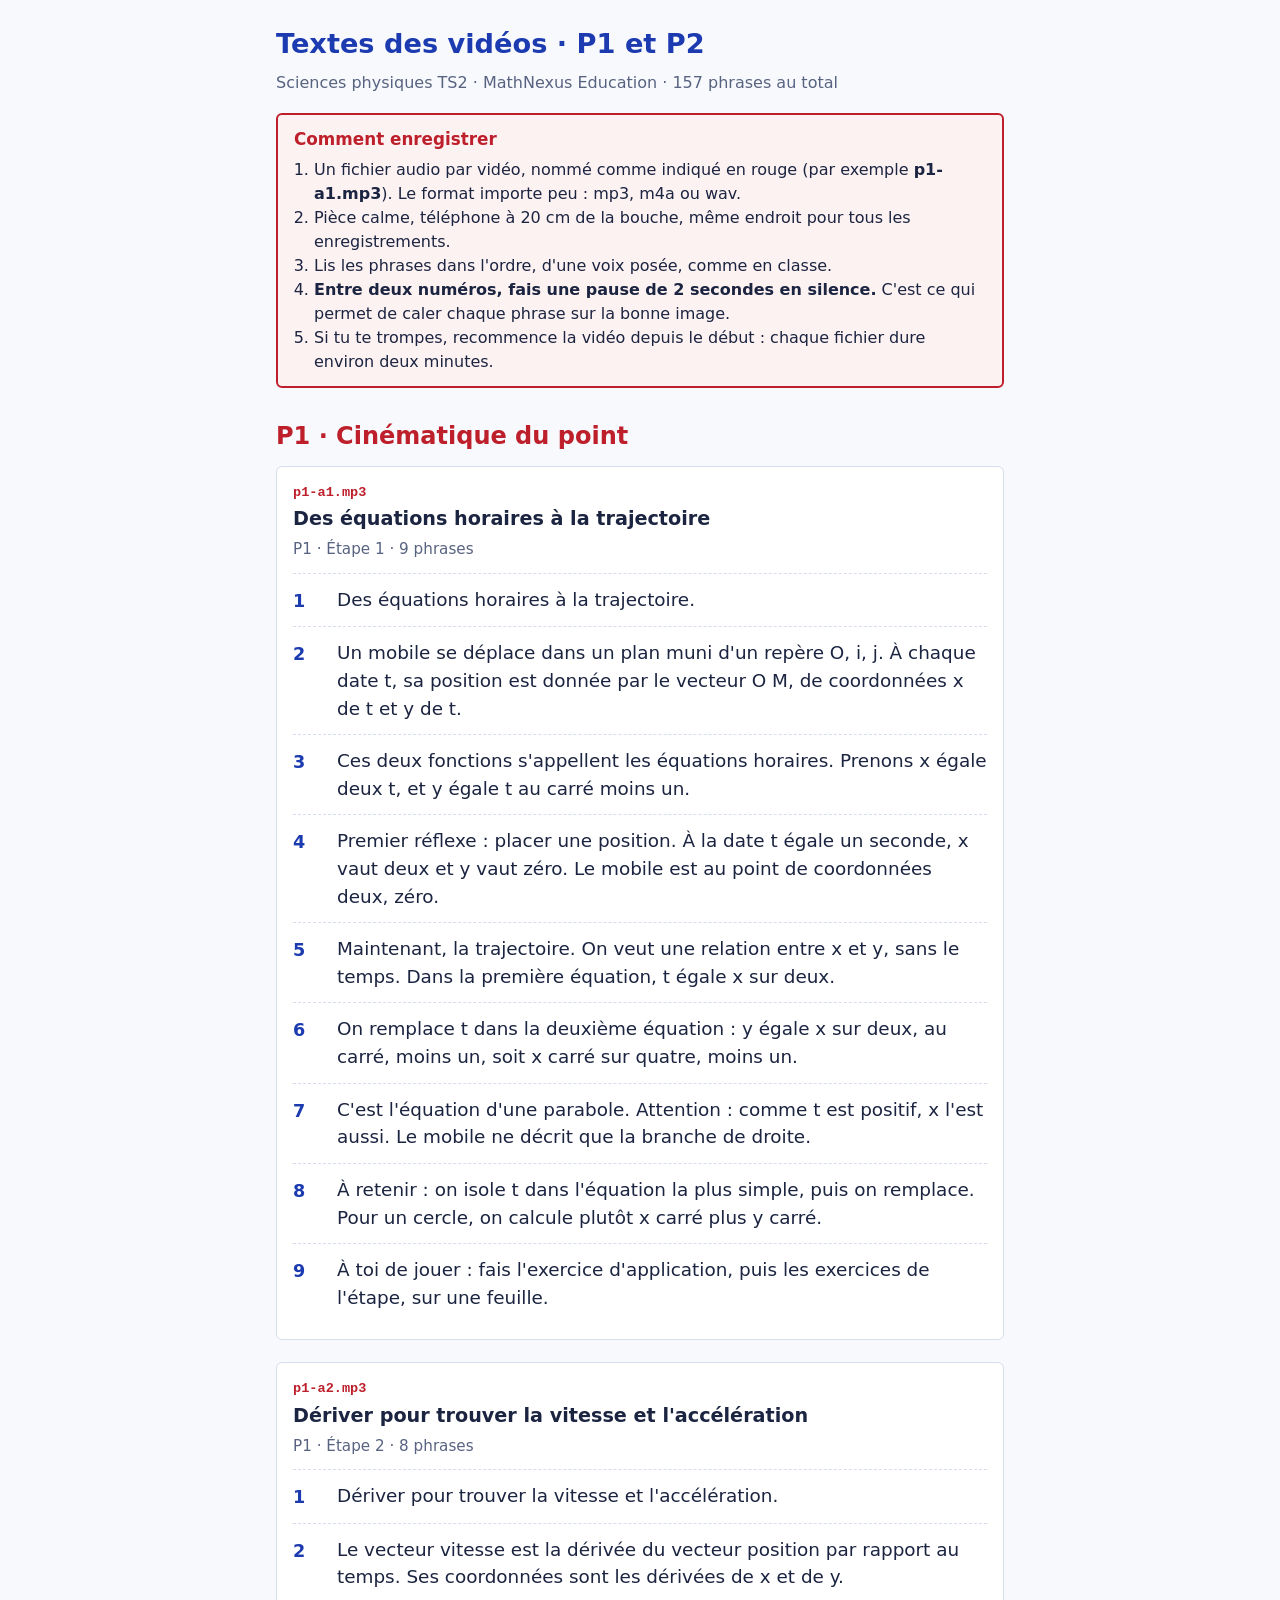
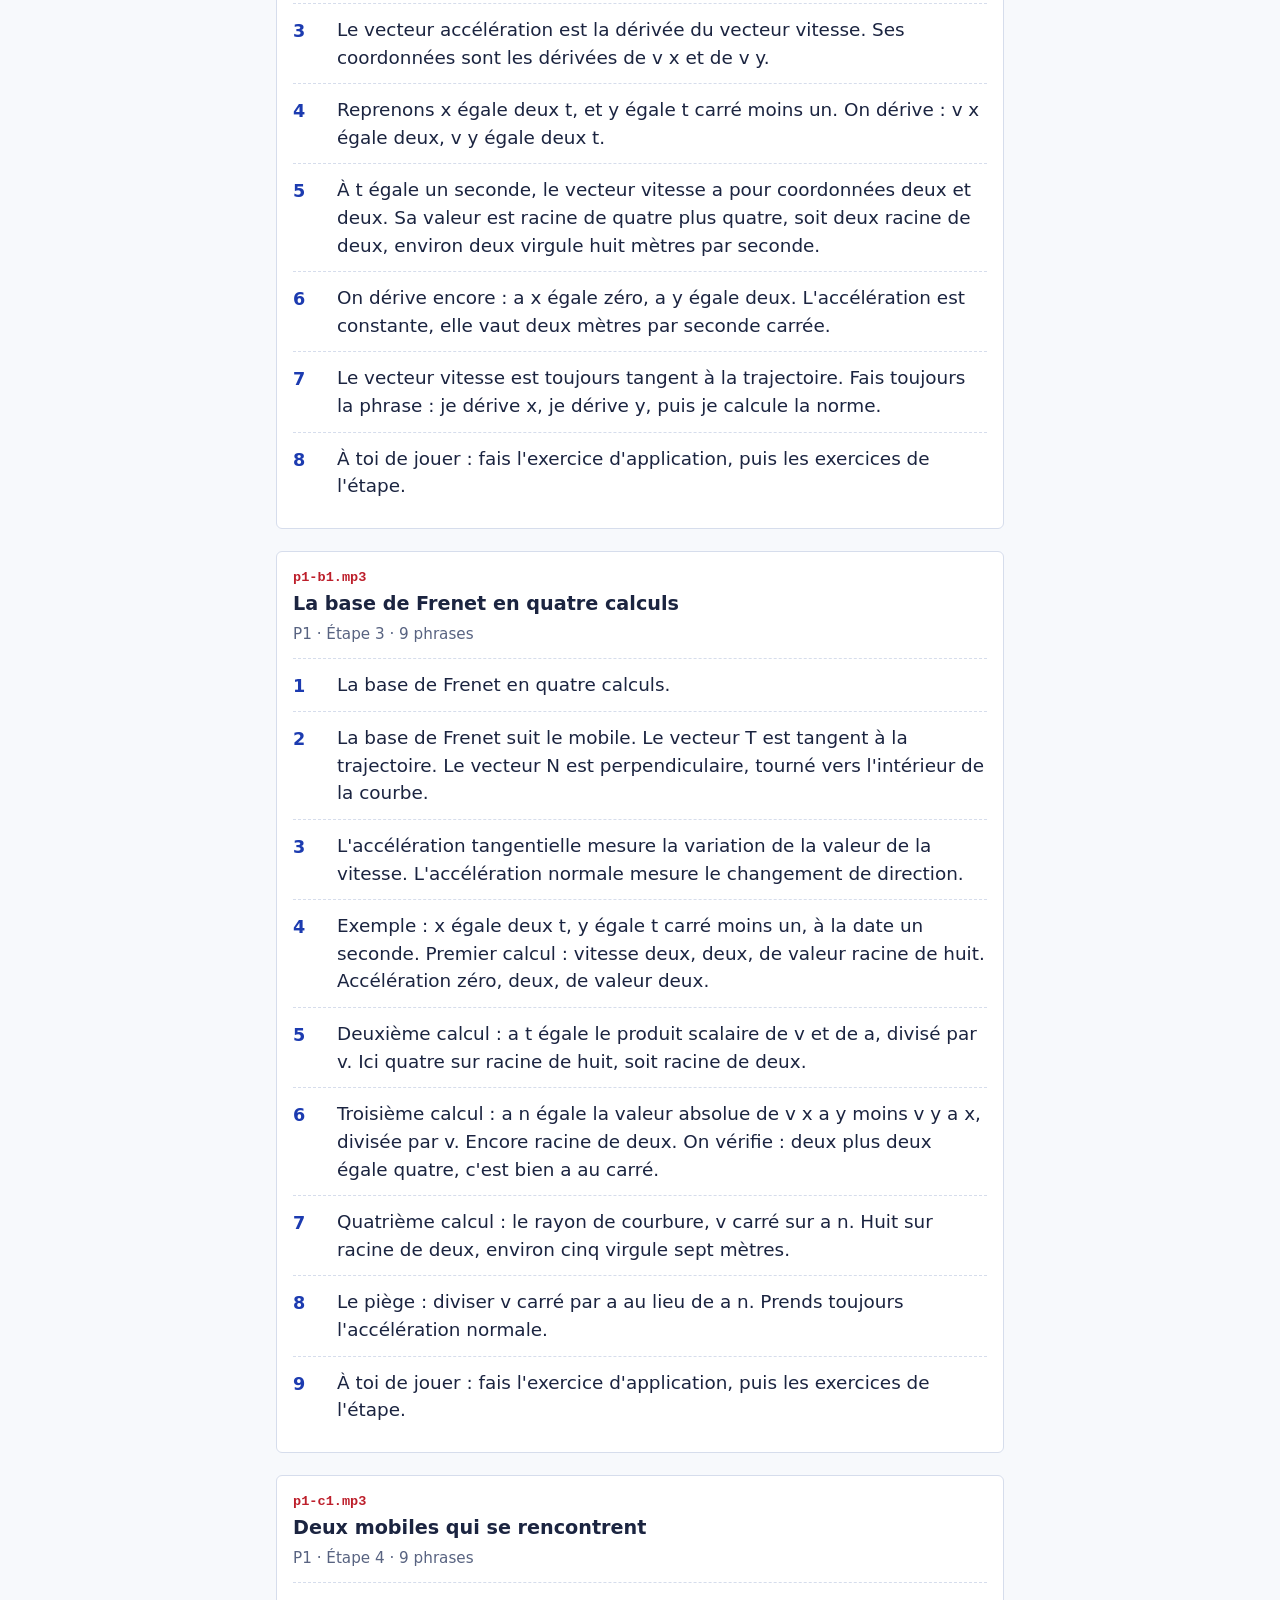
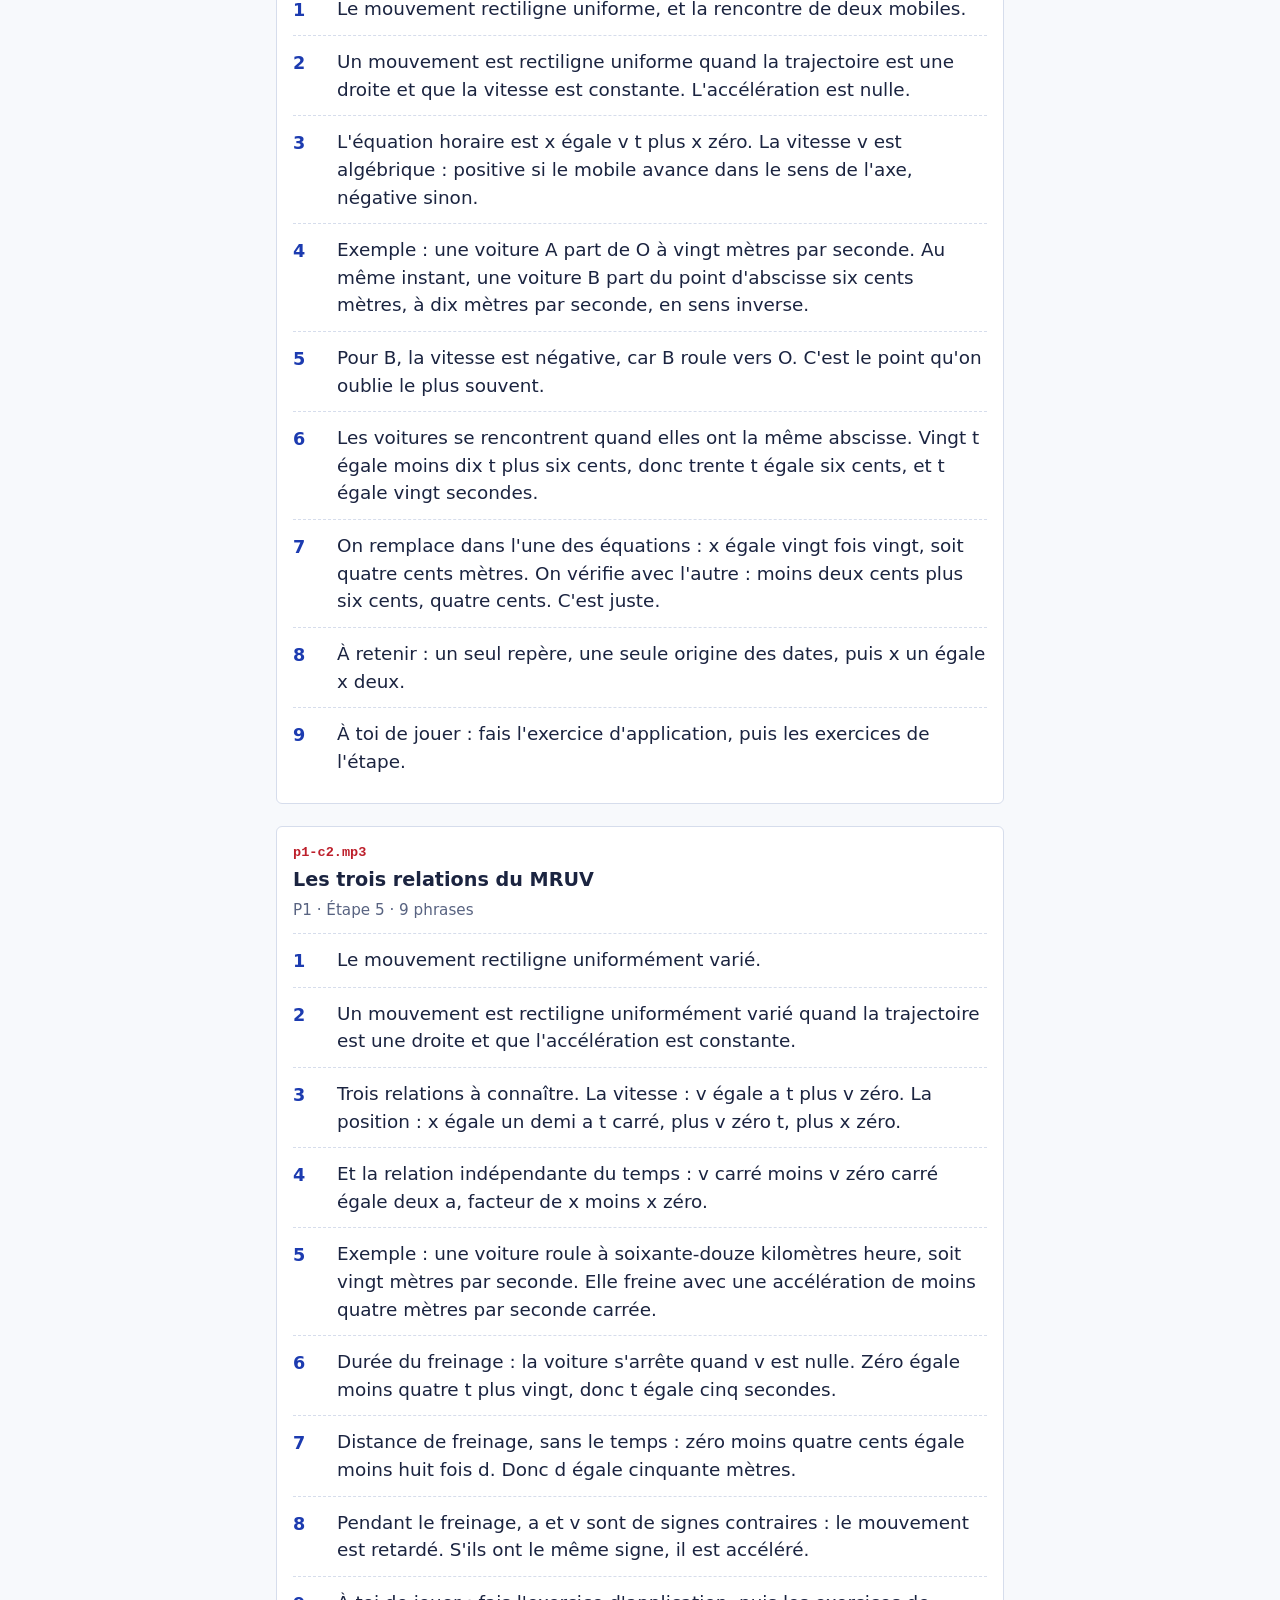
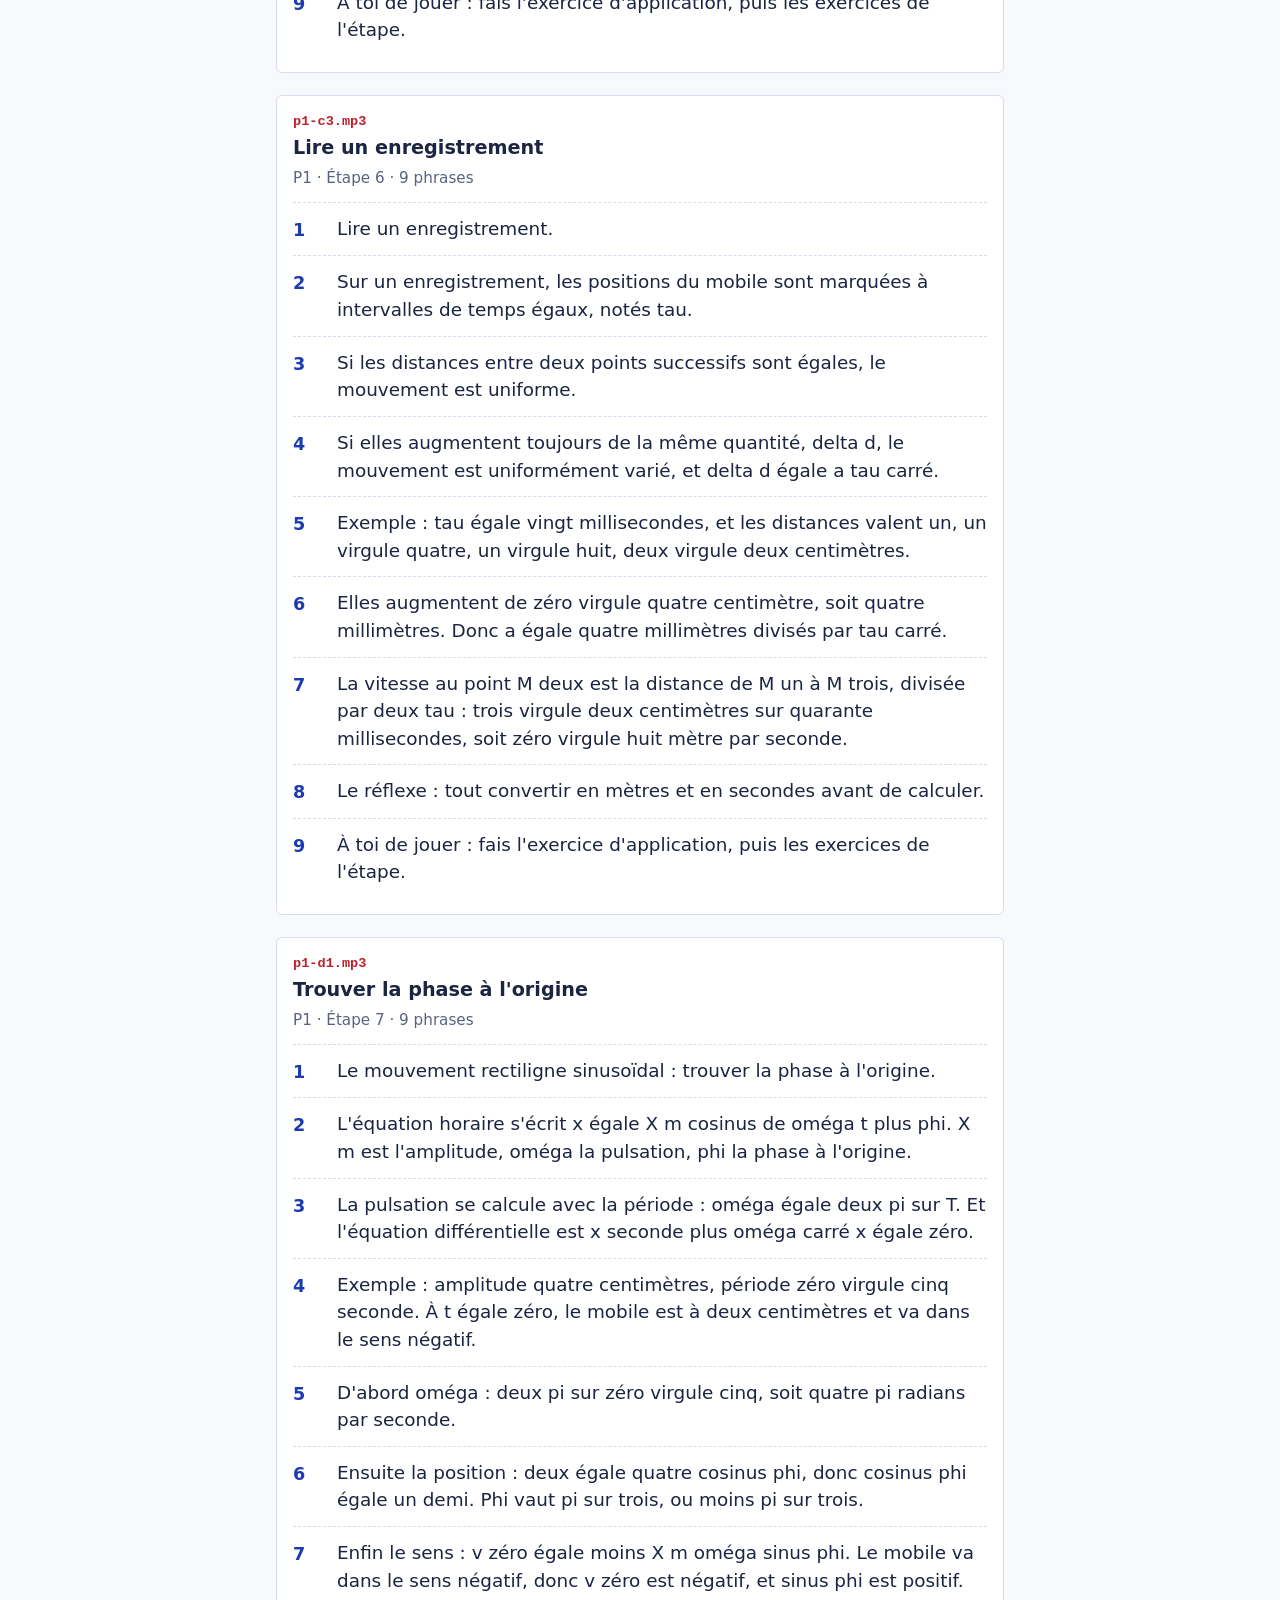
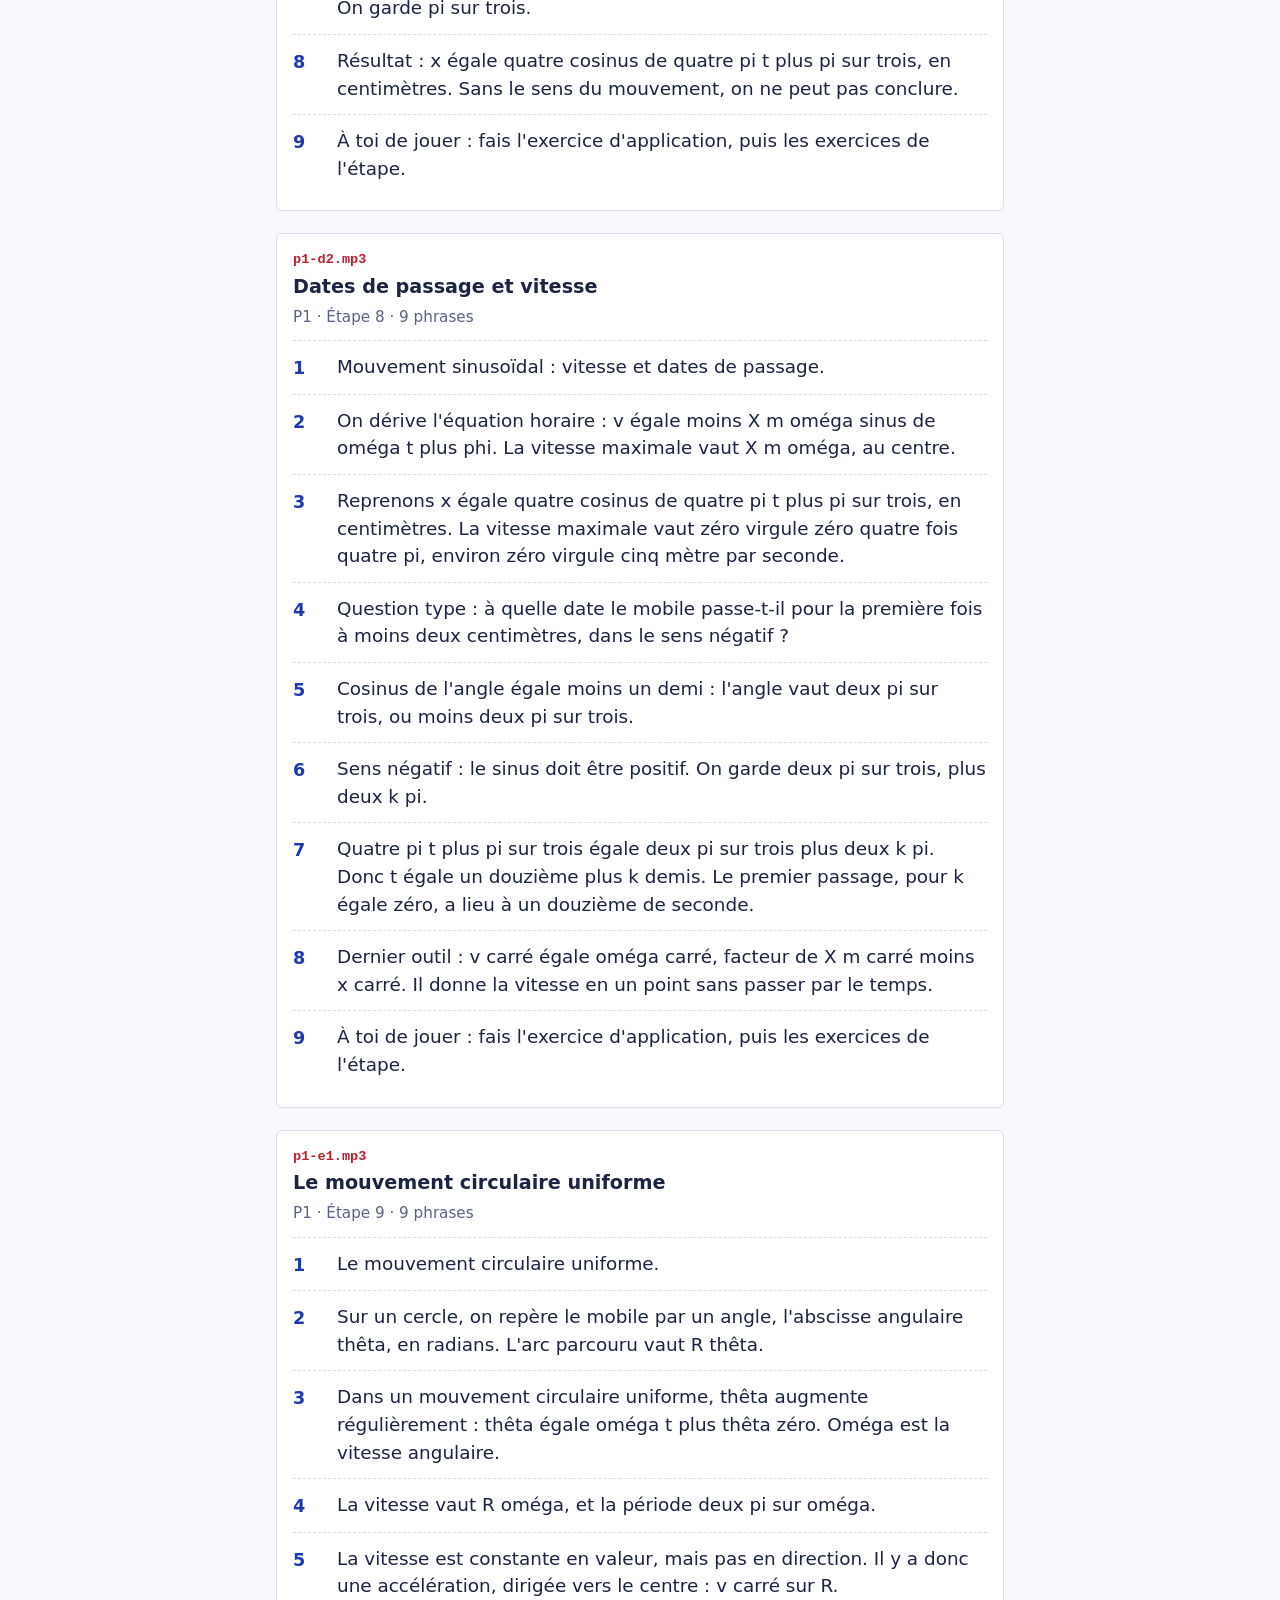
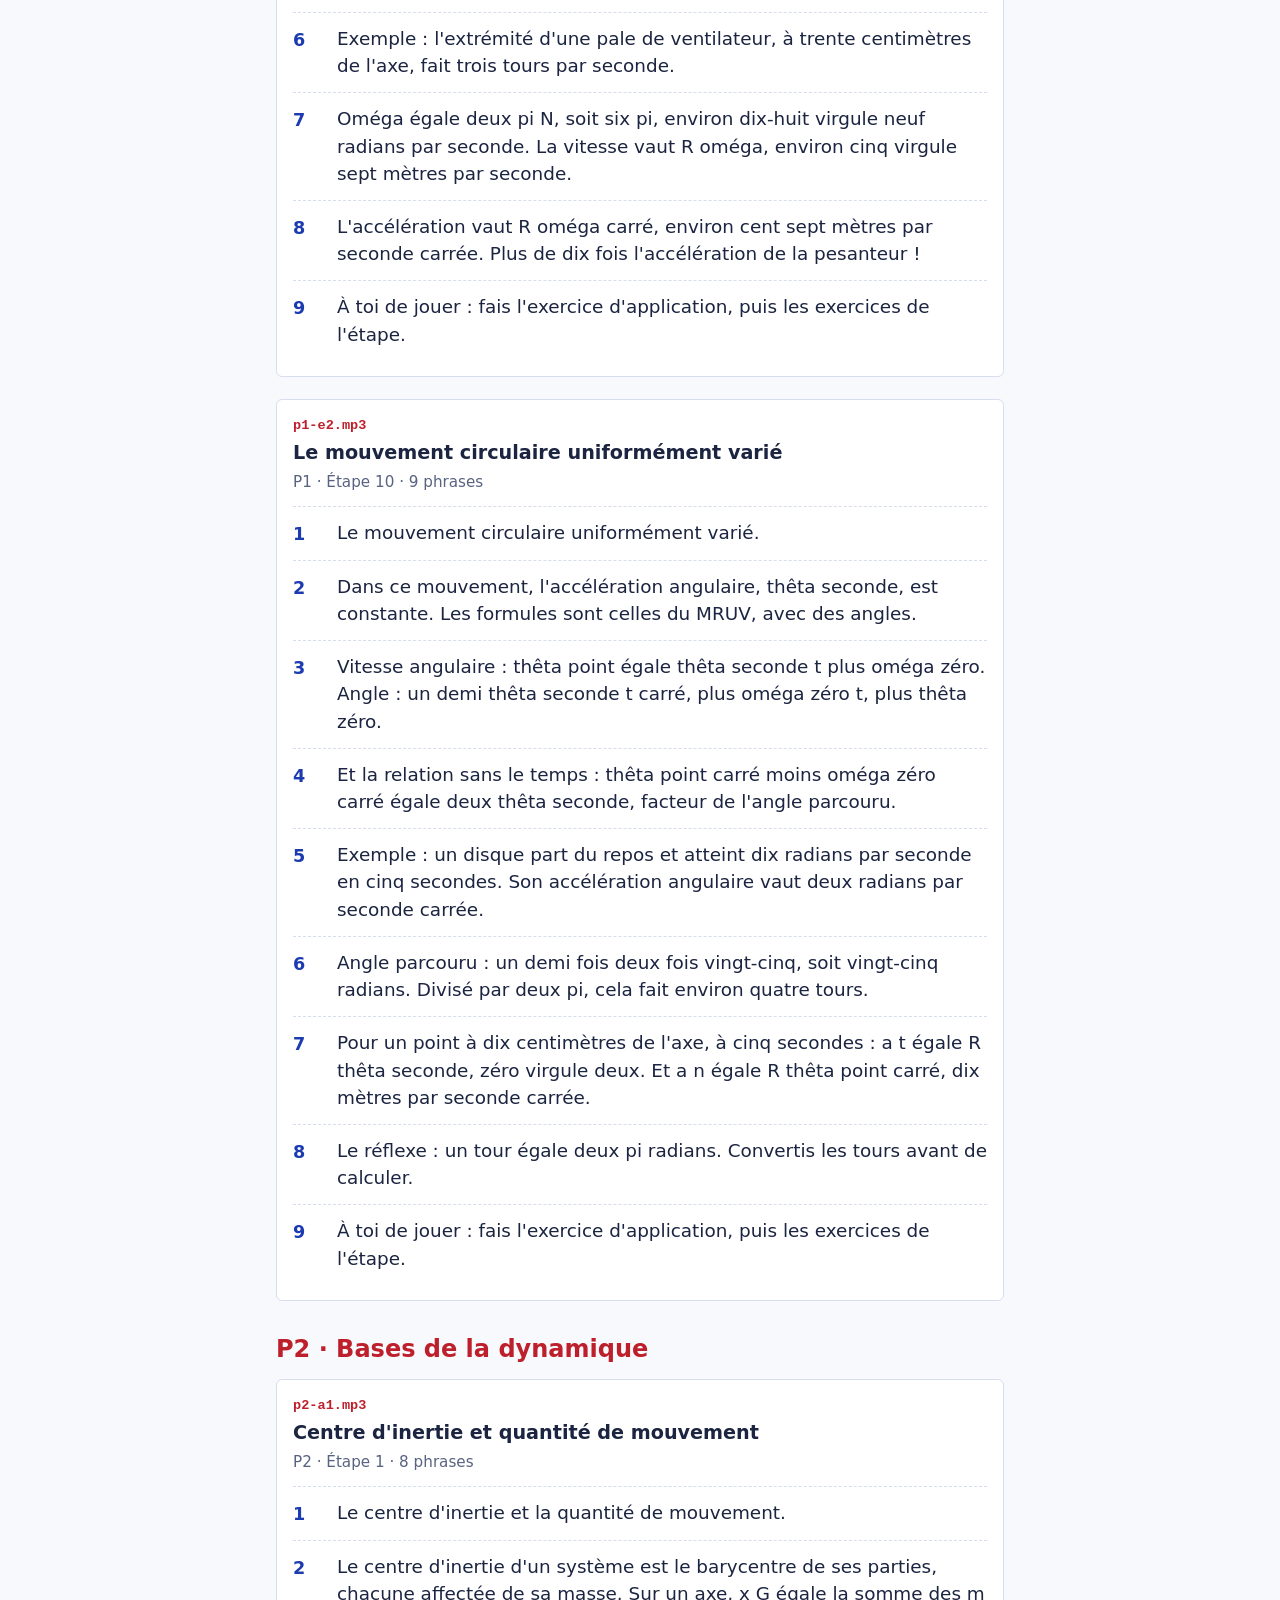
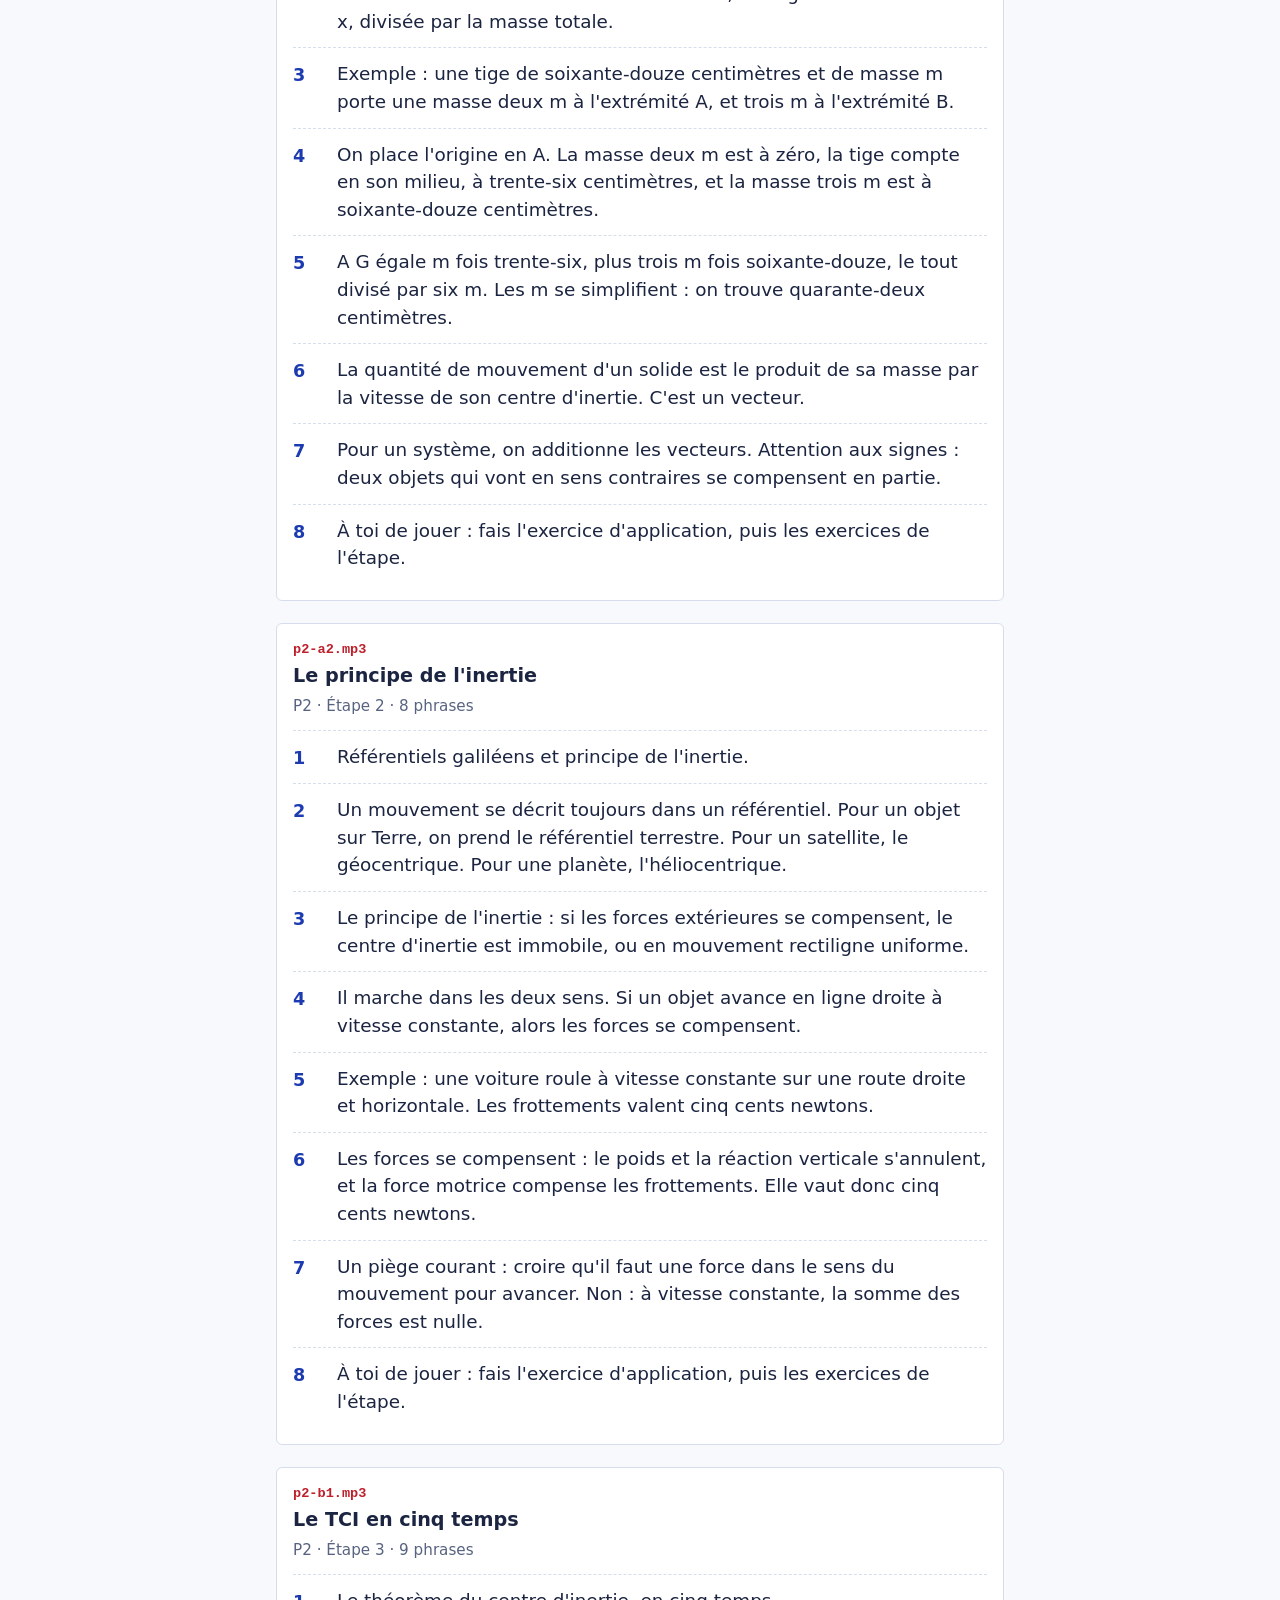
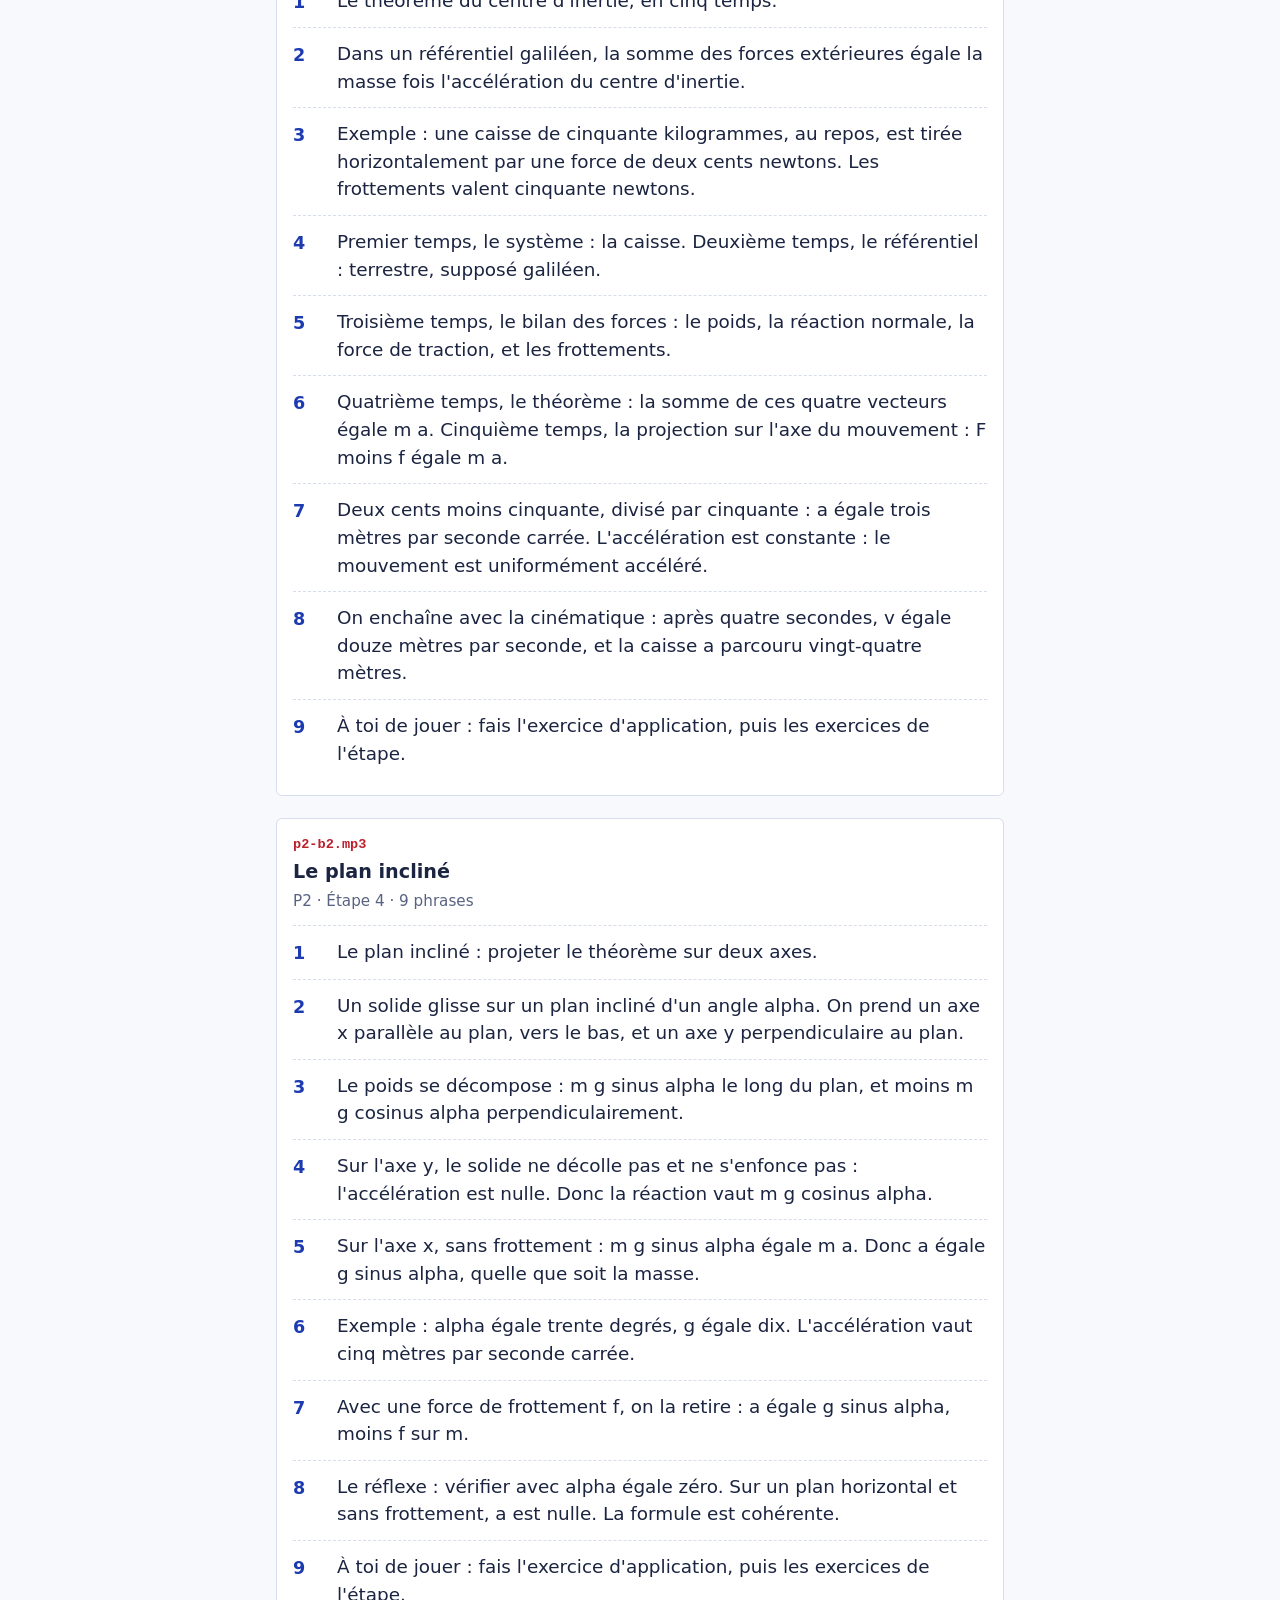
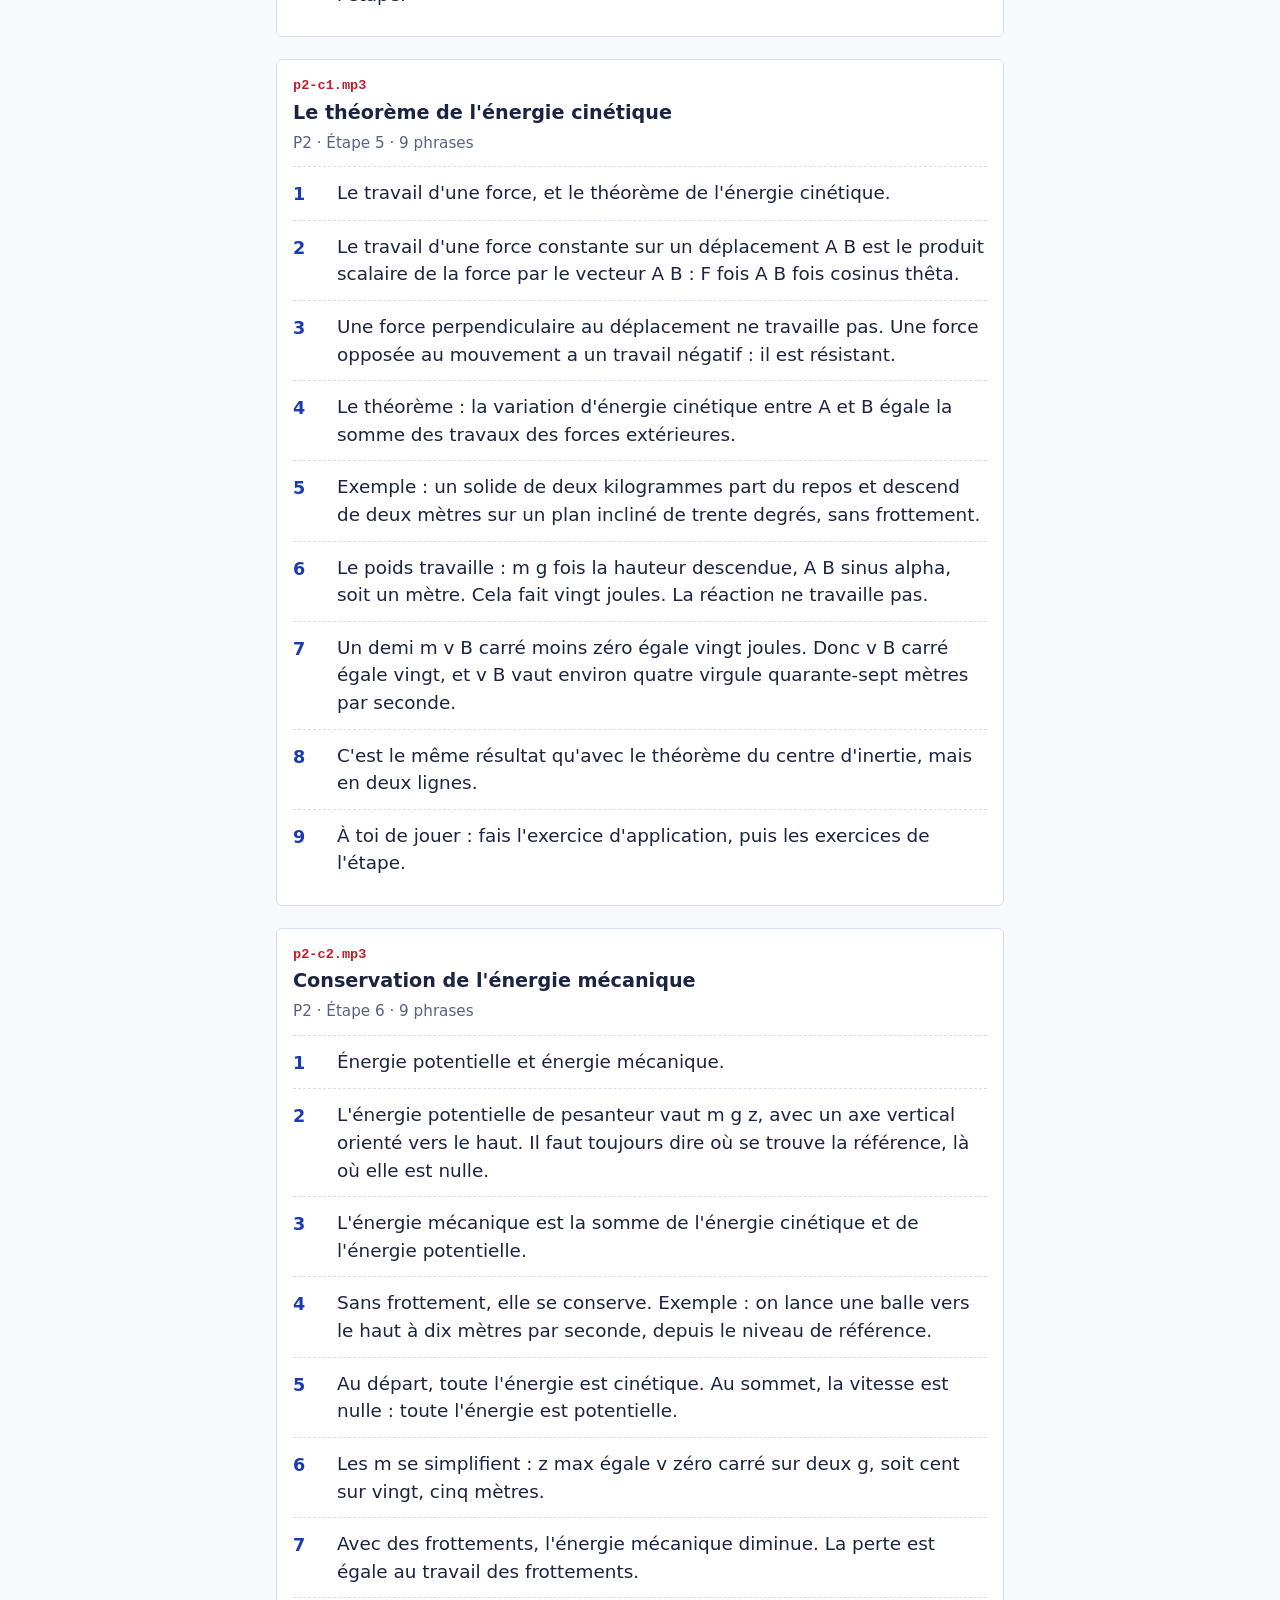
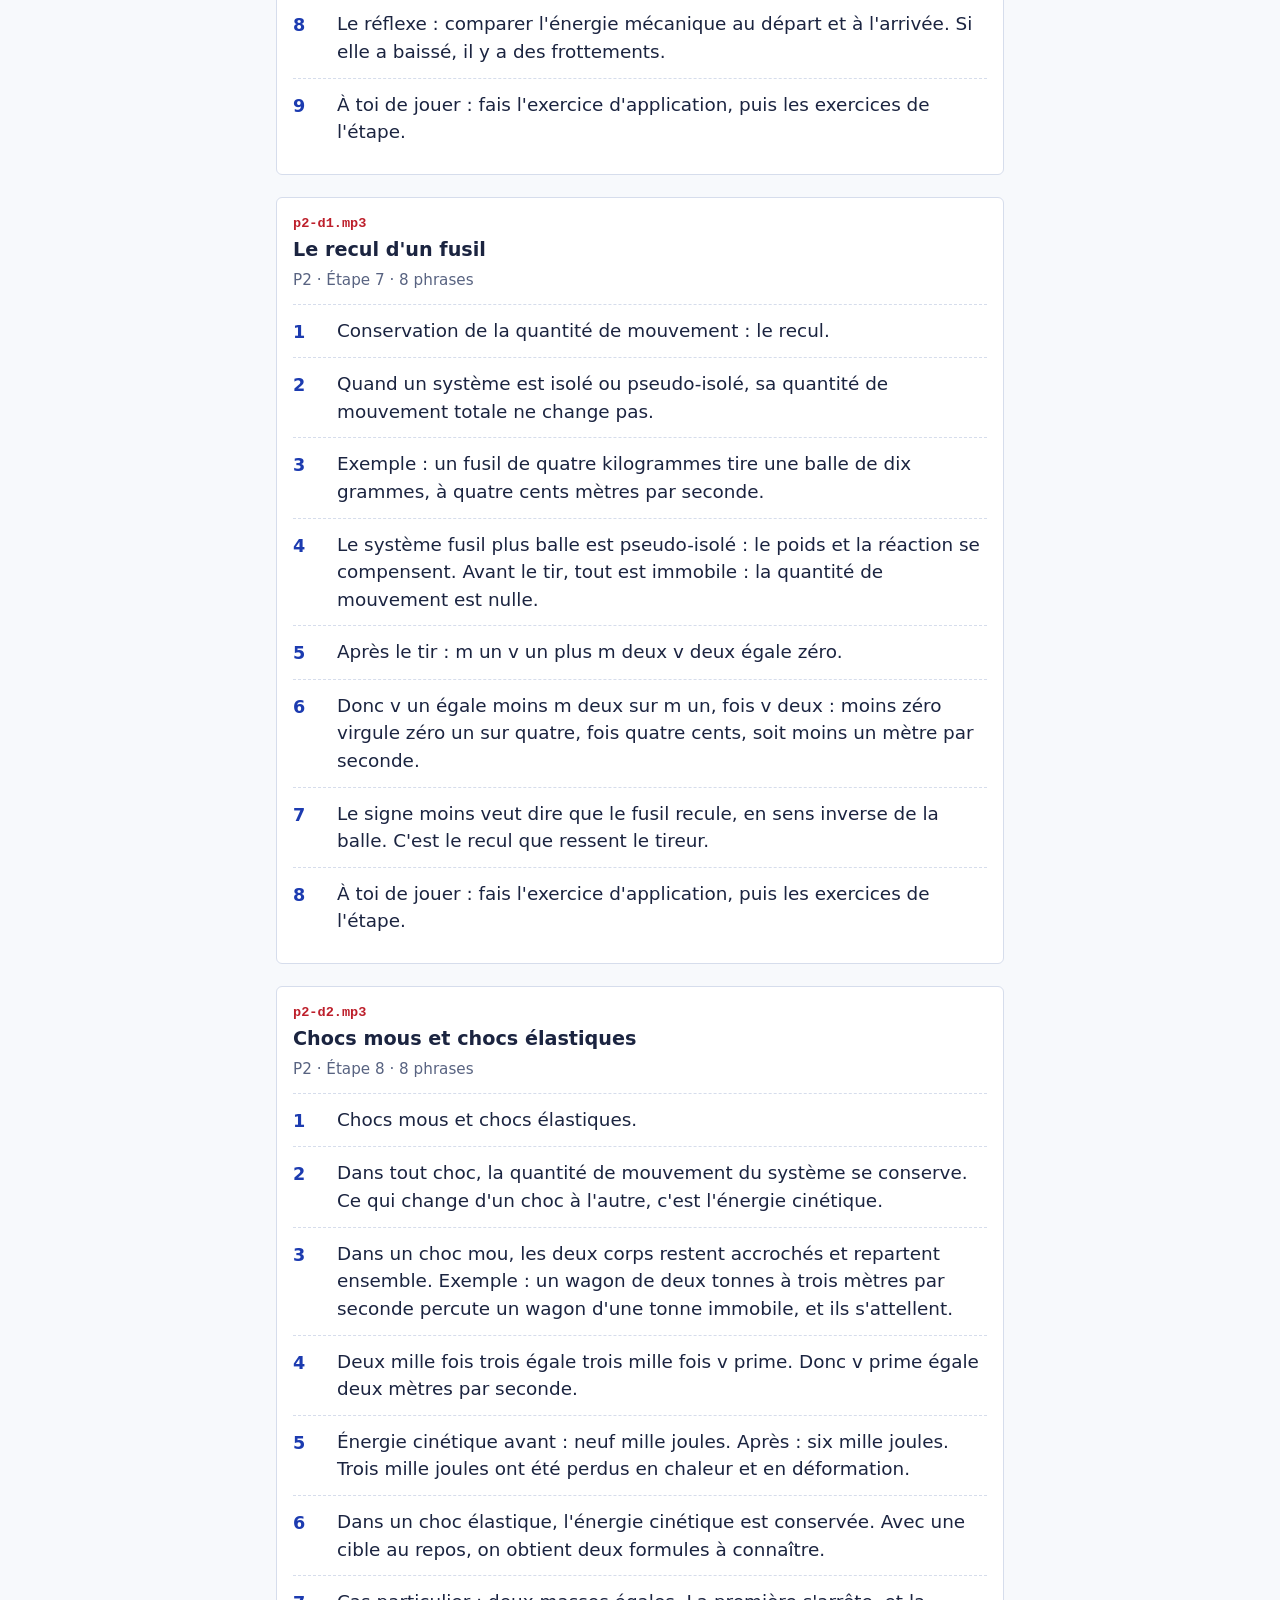
<file: physique/scripts.html>
<!doctype html><html lang="fr"><head><meta charset="utf-8"><meta name="viewport" content="width=device-width,initial-scale=1">
<title>Textes des vidéos · TS2</title><style>:root{--bg:#f7f9fc;--surface:#fff;--ink:#1b2440;--muted:#586381;--line:#d6ddec;--pen:#1c3bb0;--rouge:#bd1f2b;--rouge-bg:#fdf2f2}
@media (prefers-color-scheme: dark){:root:not([data-theme="light"]){--bg:#141d1a;--surface:#1b2723;--ink:#eef2ea;--muted:#a6b5ab;--line:#33453d;--pen:#a9c4ff;--rouge:#ff9d92;--rouge-bg:#372422}}
*{box-sizing:border-box}
body{margin:0;background:var(--bg);color:var(--ink);font-family:system-ui,-apple-system,'Segoe UI',sans-serif;line-height:1.5}
main{max-width:760px;margin:0 auto;padding:24px 16px 60px}
h1{font-size:1.7rem;margin:0 0 6px;color:var(--pen)}
.sc-chap{color:var(--rouge);margin:30px 0 12px}
.sub{color:var(--muted);margin:0 0 18px}
.guide{border:2px solid var(--rouge);background:var(--rouge-bg);border-radius:6px;padding:12px 16px;margin:0 0 26px}
.guide h2{font-size:1.05rem;margin:0 0 6px;color:var(--rouge)}
.guide ol{margin:0;padding-left:20px}
.vid{background:var(--surface);border:1px solid var(--line);border-radius:6px;padding:16px;margin:0 0 22px}
.vid h3{font-size:1.2rem;margin:0;display:flex;flex-direction:column;gap:2px}
.vid .f{font-family:ui-monospace,Menlo,monospace;font-size:.85rem;color:var(--rouge);font-weight:700}
.meta{margin:4px 0 12px;color:var(--muted);font-size:.95rem}
.vid ol{list-style:none;margin:0;padding:0}
.vid li{display:grid;grid-template-columns:34px minmax(0,1fr);gap:10px;padding:12px 0;border-top:1px dashed var(--line)}
.vid li p{margin:0;font-size:1.15rem}
.n{font-weight:800;color:var(--pen);font-size:1.1rem;padding-top:2px}
</style></head><body><main>
<h1>Textes des vidéos · P1 et P2</h1><p class="sub">Sciences physiques TS2 · MathNexus Education · 157 phrases au total</p>
<div class="guide"><h2>Comment enregistrer</h2><ol>
<li>Un fichier audio par vidéo, nommé comme indiqué en rouge (par exemple <b>p1-a1.mp3</b>). Le format importe peu : mp3, m4a ou wav.</li>
<li>Pièce calme, téléphone à 20 cm de la bouche, même endroit pour tous les enregistrements.</li>
<li>Lis les phrases dans l'ordre, d'une voix posée, comme en classe.</li>
<li><b>Entre deux numéros, fais une pause de 2 secondes en silence.</b> C'est ce qui permet de caler chaque phrase sur la bonne image.</li>
<li>Si tu te trompes, recommence la vidéo depuis le début : chaque fichier dure environ deux minutes.</li>
</ol></div><h2 class='sc-chap'>P1 · Cinématique du point</h2>
<section class='vid'><h3><span class='f'>p1-a1.mp3</span>Des équations horaires à la trajectoire</h3><p class='meta'>P1 · Étape 1 · 9 phrases</p><ol><li><span class='n'>1</span><p>Des équations horaires à la trajectoire.</p></li><li><span class='n'>2</span><p>Un mobile se déplace dans un plan muni d&#x27;un repère O, i, j. À chaque date t, sa position est donnée par le vecteur O M, de coordonnées x de t et y de t.</p></li><li><span class='n'>3</span><p>Ces deux fonctions s&#x27;appellent les équations horaires. Prenons x égale deux t, et y égale t au carré moins un.</p></li><li><span class='n'>4</span><p>Premier réflexe : placer une position. À la date t égale un seconde, x vaut deux et y vaut zéro. Le mobile est au point de coordonnées deux, zéro.</p></li><li><span class='n'>5</span><p>Maintenant, la trajectoire. On veut une relation entre x et y, sans le temps. Dans la première équation, t égale x sur deux.</p></li><li><span class='n'>6</span><p>On remplace t dans la deuxième équation : y égale x sur deux, au carré, moins un, soit x carré sur quatre, moins un.</p></li><li><span class='n'>7</span><p>C&#x27;est l&#x27;équation d&#x27;une parabole. Attention : comme t est positif, x l&#x27;est aussi. Le mobile ne décrit que la branche de droite.</p></li><li><span class='n'>8</span><p>À retenir : on isole t dans l&#x27;équation la plus simple, puis on remplace. Pour un cercle, on calcule plutôt x carré plus y carré.</p></li><li><span class='n'>9</span><p>À toi de jouer : fais l&#x27;exercice d&#x27;application, puis les exercices de l&#x27;étape, sur une feuille.</p></li></ol></section>
<section class='vid'><h3><span class='f'>p1-a2.mp3</span>Dériver pour trouver la vitesse et l'accélération</h3><p class='meta'>P1 · Étape 2 · 8 phrases</p><ol><li><span class='n'>1</span><p>Dériver pour trouver la vitesse et l&#x27;accélération.</p></li><li><span class='n'>2</span><p>Le vecteur vitesse est la dérivée du vecteur position par rapport au temps. Ses coordonnées sont les dérivées de x et de y.</p></li><li><span class='n'>3</span><p>Le vecteur accélération est la dérivée du vecteur vitesse. Ses coordonnées sont les dérivées de v x et de v y.</p></li><li><span class='n'>4</span><p>Reprenons x égale deux t, et y égale t carré moins un. On dérive : v x égale deux, v y égale deux t.</p></li><li><span class='n'>5</span><p>À t égale un seconde, le vecteur vitesse a pour coordonnées deux et deux. Sa valeur est racine de quatre plus quatre, soit deux racine de deux, environ deux virgule huit mètres par seconde.</p></li><li><span class='n'>6</span><p>On dérive encore : a x égale zéro, a y égale deux. L&#x27;accélération est constante, elle vaut deux mètres par seconde carrée.</p></li><li><span class='n'>7</span><p>Le vecteur vitesse est toujours tangent à la trajectoire. Fais toujours la phrase : je dérive x, je dérive y, puis je calcule la norme.</p></li><li><span class='n'>8</span><p>À toi de jouer : fais l&#x27;exercice d&#x27;application, puis les exercices de l&#x27;étape.</p></li></ol></section>
<section class='vid'><h3><span class='f'>p1-b1.mp3</span>La base de Frenet en quatre calculs</h3><p class='meta'>P1 · Étape 3 · 9 phrases</p><ol><li><span class='n'>1</span><p>La base de Frenet en quatre calculs.</p></li><li><span class='n'>2</span><p>La base de Frenet suit le mobile. Le vecteur T est tangent à la trajectoire. Le vecteur N est perpendiculaire, tourné vers l&#x27;intérieur de la courbe.</p></li><li><span class='n'>3</span><p>L&#x27;accélération tangentielle mesure la variation de la valeur de la vitesse. L&#x27;accélération normale mesure le changement de direction.</p></li><li><span class='n'>4</span><p>Exemple : x égale deux t, y égale t carré moins un, à la date un seconde. Premier calcul : vitesse deux, deux, de valeur racine de huit. Accélération zéro, deux, de valeur deux.</p></li><li><span class='n'>5</span><p>Deuxième calcul : a t égale le produit scalaire de v et de a, divisé par v. Ici quatre sur racine de huit, soit racine de deux.</p></li><li><span class='n'>6</span><p>Troisième calcul : a n égale la valeur absolue de v x a y moins v y a x, divisée par v. Encore racine de deux. On vérifie : deux plus deux égale quatre, c&#x27;est bien a au carré.</p></li><li><span class='n'>7</span><p>Quatrième calcul : le rayon de courbure, v carré sur a n. Huit sur racine de deux, environ cinq virgule sept mètres.</p></li><li><span class='n'>8</span><p>Le piège : diviser v carré par a au lieu de a n. Prends toujours l&#x27;accélération normale.</p></li><li><span class='n'>9</span><p>À toi de jouer : fais l&#x27;exercice d&#x27;application, puis les exercices de l&#x27;étape.</p></li></ol></section>
<section class='vid'><h3><span class='f'>p1-c1.mp3</span>Deux mobiles qui se rencontrent</h3><p class='meta'>P1 · Étape 4 · 9 phrases</p><ol><li><span class='n'>1</span><p>Le mouvement rectiligne uniforme, et la rencontre de deux mobiles.</p></li><li><span class='n'>2</span><p>Un mouvement est rectiligne uniforme quand la trajectoire est une droite et que la vitesse est constante. L&#x27;accélération est nulle.</p></li><li><span class='n'>3</span><p>L&#x27;équation horaire est x égale v t plus x zéro. La vitesse v est algébrique : positive si le mobile avance dans le sens de l&#x27;axe, négative sinon.</p></li><li><span class='n'>4</span><p>Exemple : une voiture A part de O à vingt mètres par seconde. Au même instant, une voiture B part du point d&#x27;abscisse six cents mètres, à dix mètres par seconde, en sens inverse.</p></li><li><span class='n'>5</span><p>Pour B, la vitesse est négative, car B roule vers O. C&#x27;est le point qu&#x27;on oublie le plus souvent.</p></li><li><span class='n'>6</span><p>Les voitures se rencontrent quand elles ont la même abscisse. Vingt t égale moins dix t plus six cents, donc trente t égale six cents, et t égale vingt secondes.</p></li><li><span class='n'>7</span><p>On remplace dans l&#x27;une des équations : x égale vingt fois vingt, soit quatre cents mètres. On vérifie avec l&#x27;autre : moins deux cents plus six cents, quatre cents. C&#x27;est juste.</p></li><li><span class='n'>8</span><p>À retenir : un seul repère, une seule origine des dates, puis x un égale x deux.</p></li><li><span class='n'>9</span><p>À toi de jouer : fais l&#x27;exercice d&#x27;application, puis les exercices de l&#x27;étape.</p></li></ol></section>
<section class='vid'><h3><span class='f'>p1-c2.mp3</span>Les trois relations du MRUV</h3><p class='meta'>P1 · Étape 5 · 9 phrases</p><ol><li><span class='n'>1</span><p>Le mouvement rectiligne uniformément varié.</p></li><li><span class='n'>2</span><p>Un mouvement est rectiligne uniformément varié quand la trajectoire est une droite et que l&#x27;accélération est constante.</p></li><li><span class='n'>3</span><p>Trois relations à connaître. La vitesse : v égale a t plus v zéro. La position : x égale un demi a t carré, plus v zéro t, plus x zéro.</p></li><li><span class='n'>4</span><p>Et la relation indépendante du temps : v carré moins v zéro carré égale deux a, facteur de x moins x zéro.</p></li><li><span class='n'>5</span><p>Exemple : une voiture roule à soixante-douze kilomètres heure, soit vingt mètres par seconde. Elle freine avec une accélération de moins quatre mètres par seconde carrée.</p></li><li><span class='n'>6</span><p>Durée du freinage : la voiture s&#x27;arrête quand v est nulle. Zéro égale moins quatre t plus vingt, donc t égale cinq secondes.</p></li><li><span class='n'>7</span><p>Distance de freinage, sans le temps : zéro moins quatre cents égale moins huit fois d. Donc d égale cinquante mètres.</p></li><li><span class='n'>8</span><p>Pendant le freinage, a et v sont de signes contraires : le mouvement est retardé. S&#x27;ils ont le même signe, il est accéléré.</p></li><li><span class='n'>9</span><p>À toi de jouer : fais l&#x27;exercice d&#x27;application, puis les exercices de l&#x27;étape.</p></li></ol></section>
<section class='vid'><h3><span class='f'>p1-c3.mp3</span>Lire un enregistrement</h3><p class='meta'>P1 · Étape 6 · 9 phrases</p><ol><li><span class='n'>1</span><p>Lire un enregistrement.</p></li><li><span class='n'>2</span><p>Sur un enregistrement, les positions du mobile sont marquées à intervalles de temps égaux, notés tau.</p></li><li><span class='n'>3</span><p>Si les distances entre deux points successifs sont égales, le mouvement est uniforme.</p></li><li><span class='n'>4</span><p>Si elles augmentent toujours de la même quantité, delta d, le mouvement est uniformément varié, et delta d égale a tau carré.</p></li><li><span class='n'>5</span><p>Exemple : tau égale vingt millisecondes, et les distances valent un, un virgule quatre, un virgule huit, deux virgule deux centimètres.</p></li><li><span class='n'>6</span><p>Elles augmentent de zéro virgule quatre centimètre, soit quatre millimètres. Donc a égale quatre millimètres divisés par tau carré.</p></li><li><span class='n'>7</span><p>La vitesse au point M deux est la distance de M un à M trois, divisée par deux tau : trois virgule deux centimètres sur quarante millisecondes, soit zéro virgule huit mètre par seconde.</p></li><li><span class='n'>8</span><p>Le réflexe : tout convertir en mètres et en secondes avant de calculer.</p></li><li><span class='n'>9</span><p>À toi de jouer : fais l&#x27;exercice d&#x27;application, puis les exercices de l&#x27;étape.</p></li></ol></section>
<section class='vid'><h3><span class='f'>p1-d1.mp3</span>Trouver la phase à l'origine</h3><p class='meta'>P1 · Étape 7 · 9 phrases</p><ol><li><span class='n'>1</span><p>Le mouvement rectiligne sinusoïdal : trouver la phase à l&#x27;origine.</p></li><li><span class='n'>2</span><p>L&#x27;équation horaire s&#x27;écrit x égale X m cosinus de oméga t plus phi. X m est l&#x27;amplitude, oméga la pulsation, phi la phase à l&#x27;origine.</p></li><li><span class='n'>3</span><p>La pulsation se calcule avec la période : oméga égale deux pi sur T. Et l&#x27;équation différentielle est x seconde plus oméga carré x égale zéro.</p></li><li><span class='n'>4</span><p>Exemple : amplitude quatre centimètres, période zéro virgule cinq seconde. À t égale zéro, le mobile est à deux centimètres et va dans le sens négatif.</p></li><li><span class='n'>5</span><p>D&#x27;abord oméga : deux pi sur zéro virgule cinq, soit quatre pi radians par seconde.</p></li><li><span class='n'>6</span><p>Ensuite la position : deux égale quatre cosinus phi, donc cosinus phi égale un demi. Phi vaut pi sur trois, ou moins pi sur trois.</p></li><li><span class='n'>7</span><p>Enfin le sens : v zéro égale moins X m oméga sinus phi. Le mobile va dans le sens négatif, donc v zéro est négatif, et sinus phi est positif. On garde pi sur trois.</p></li><li><span class='n'>8</span><p>Résultat : x égale quatre cosinus de quatre pi t plus pi sur trois, en centimètres. Sans le sens du mouvement, on ne peut pas conclure.</p></li><li><span class='n'>9</span><p>À toi de jouer : fais l&#x27;exercice d&#x27;application, puis les exercices de l&#x27;étape.</p></li></ol></section>
<section class='vid'><h3><span class='f'>p1-d2.mp3</span>Dates de passage et vitesse</h3><p class='meta'>P1 · Étape 8 · 9 phrases</p><ol><li><span class='n'>1</span><p>Mouvement sinusoïdal : vitesse et dates de passage.</p></li><li><span class='n'>2</span><p>On dérive l&#x27;équation horaire : v égale moins X m oméga sinus de oméga t plus phi. La vitesse maximale vaut X m oméga, au centre.</p></li><li><span class='n'>3</span><p>Reprenons x égale quatre cosinus de quatre pi t plus pi sur trois, en centimètres. La vitesse maximale vaut zéro virgule zéro quatre fois quatre pi, environ zéro virgule cinq mètre par seconde.</p></li><li><span class='n'>4</span><p>Question type : à quelle date le mobile passe-t-il pour la première fois à moins deux centimètres, dans le sens négatif ?</p></li><li><span class='n'>5</span><p>Cosinus de l&#x27;angle égale moins un demi : l&#x27;angle vaut deux pi sur trois, ou moins deux pi sur trois.</p></li><li><span class='n'>6</span><p>Sens négatif : le sinus doit être positif. On garde deux pi sur trois, plus deux k pi.</p></li><li><span class='n'>7</span><p>Quatre pi t plus pi sur trois égale deux pi sur trois plus deux k pi. Donc t égale un douzième plus k demis. Le premier passage, pour k égale zéro, a lieu à un douzième de seconde.</p></li><li><span class='n'>8</span><p>Dernier outil : v carré égale oméga carré, facteur de X m carré moins x carré. Il donne la vitesse en un point sans passer par le temps.</p></li><li><span class='n'>9</span><p>À toi de jouer : fais l&#x27;exercice d&#x27;application, puis les exercices de l&#x27;étape.</p></li></ol></section>
<section class='vid'><h3><span class='f'>p1-e1.mp3</span>Le mouvement circulaire uniforme</h3><p class='meta'>P1 · Étape 9 · 9 phrases</p><ol><li><span class='n'>1</span><p>Le mouvement circulaire uniforme.</p></li><li><span class='n'>2</span><p>Sur un cercle, on repère le mobile par un angle, l&#x27;abscisse angulaire thêta, en radians. L&#x27;arc parcouru vaut R thêta.</p></li><li><span class='n'>3</span><p>Dans un mouvement circulaire uniforme, thêta augmente régulièrement : thêta égale oméga t plus thêta zéro. Oméga est la vitesse angulaire.</p></li><li><span class='n'>4</span><p>La vitesse vaut R oméga, et la période deux pi sur oméga.</p></li><li><span class='n'>5</span><p>La vitesse est constante en valeur, mais pas en direction. Il y a donc une accélération, dirigée vers le centre : v carré sur R.</p></li><li><span class='n'>6</span><p>Exemple : l&#x27;extrémité d&#x27;une pale de ventilateur, à trente centimètres de l&#x27;axe, fait trois tours par seconde.</p></li><li><span class='n'>7</span><p>Oméga égale deux pi N, soit six pi, environ dix-huit virgule neuf radians par seconde. La vitesse vaut R oméga, environ cinq virgule sept mètres par seconde.</p></li><li><span class='n'>8</span><p>L&#x27;accélération vaut R oméga carré, environ cent sept mètres par seconde carrée. Plus de dix fois l&#x27;accélération de la pesanteur !</p></li><li><span class='n'>9</span><p>À toi de jouer : fais l&#x27;exercice d&#x27;application, puis les exercices de l&#x27;étape.</p></li></ol></section>
<section class='vid'><h3><span class='f'>p1-e2.mp3</span>Le mouvement circulaire uniformément varié</h3><p class='meta'>P1 · Étape 10 · 9 phrases</p><ol><li><span class='n'>1</span><p>Le mouvement circulaire uniformément varié.</p></li><li><span class='n'>2</span><p>Dans ce mouvement, l&#x27;accélération angulaire, thêta seconde, est constante. Les formules sont celles du MRUV, avec des angles.</p></li><li><span class='n'>3</span><p>Vitesse angulaire : thêta point égale thêta seconde t plus oméga zéro. Angle : un demi thêta seconde t carré, plus oméga zéro t, plus thêta zéro.</p></li><li><span class='n'>4</span><p>Et la relation sans le temps : thêta point carré moins oméga zéro carré égale deux thêta seconde, facteur de l&#x27;angle parcouru.</p></li><li><span class='n'>5</span><p>Exemple : un disque part du repos et atteint dix radians par seconde en cinq secondes. Son accélération angulaire vaut deux radians par seconde carrée.</p></li><li><span class='n'>6</span><p>Angle parcouru : un demi fois deux fois vingt-cinq, soit vingt-cinq radians. Divisé par deux pi, cela fait environ quatre tours.</p></li><li><span class='n'>7</span><p>Pour un point à dix centimètres de l&#x27;axe, à cinq secondes : a t égale R thêta seconde, zéro virgule deux. Et a n égale R thêta point carré, dix mètres par seconde carrée.</p></li><li><span class='n'>8</span><p>Le réflexe : un tour égale deux pi radians. Convertis les tours avant de calculer.</p></li><li><span class='n'>9</span><p>À toi de jouer : fais l&#x27;exercice d&#x27;application, puis les exercices de l&#x27;étape.</p></li></ol></section>
<h2 class='sc-chap'>P2 · Bases de la dynamique</h2>
<section class='vid'><h3><span class='f'>p2-a1.mp3</span>Centre d'inertie et quantité de mouvement</h3><p class='meta'>P2 · Étape 1 · 8 phrases</p><ol><li><span class='n'>1</span><p>Le centre d&#x27;inertie et la quantité de mouvement.</p></li><li><span class='n'>2</span><p>Le centre d&#x27;inertie d&#x27;un système est le barycentre de ses parties, chacune affectée de sa masse. Sur un axe, x G égale la somme des m x, divisée par la masse totale.</p></li><li><span class='n'>3</span><p>Exemple : une tige de soixante-douze centimètres et de masse m porte une masse deux m à l&#x27;extrémité A, et trois m à l&#x27;extrémité B.</p></li><li><span class='n'>4</span><p>On place l&#x27;origine en A. La masse deux m est à zéro, la tige compte en son milieu, à trente-six centimètres, et la masse trois m est à soixante-douze centimètres.</p></li><li><span class='n'>5</span><p>A G égale m fois trente-six, plus trois m fois soixante-douze, le tout divisé par six m. Les m se simplifient : on trouve quarante-deux centimètres.</p></li><li><span class='n'>6</span><p>La quantité de mouvement d&#x27;un solide est le produit de sa masse par la vitesse de son centre d&#x27;inertie. C&#x27;est un vecteur.</p></li><li><span class='n'>7</span><p>Pour un système, on additionne les vecteurs. Attention aux signes : deux objets qui vont en sens contraires se compensent en partie.</p></li><li><span class='n'>8</span><p>À toi de jouer : fais l&#x27;exercice d&#x27;application, puis les exercices de l&#x27;étape.</p></li></ol></section>
<section class='vid'><h3><span class='f'>p2-a2.mp3</span>Le principe de l'inertie</h3><p class='meta'>P2 · Étape 2 · 8 phrases</p><ol><li><span class='n'>1</span><p>Référentiels galiléens et principe de l&#x27;inertie.</p></li><li><span class='n'>2</span><p>Un mouvement se décrit toujours dans un référentiel. Pour un objet sur Terre, on prend le référentiel terrestre. Pour un satellite, le géocentrique. Pour une planète, l&#x27;héliocentrique.</p></li><li><span class='n'>3</span><p>Le principe de l&#x27;inertie : si les forces extérieures se compensent, le centre d&#x27;inertie est immobile, ou en mouvement rectiligne uniforme.</p></li><li><span class='n'>4</span><p>Il marche dans les deux sens. Si un objet avance en ligne droite à vitesse constante, alors les forces se compensent.</p></li><li><span class='n'>5</span><p>Exemple : une voiture roule à vitesse constante sur une route droite et horizontale. Les frottements valent cinq cents newtons.</p></li><li><span class='n'>6</span><p>Les forces se compensent : le poids et la réaction verticale s&#x27;annulent, et la force motrice compense les frottements. Elle vaut donc cinq cents newtons.</p></li><li><span class='n'>7</span><p>Un piège courant : croire qu&#x27;il faut une force dans le sens du mouvement pour avancer. Non : à vitesse constante, la somme des forces est nulle.</p></li><li><span class='n'>8</span><p>À toi de jouer : fais l&#x27;exercice d&#x27;application, puis les exercices de l&#x27;étape.</p></li></ol></section>
<section class='vid'><h3><span class='f'>p2-b1.mp3</span>Le TCI en cinq temps</h3><p class='meta'>P2 · Étape 3 · 9 phrases</p><ol><li><span class='n'>1</span><p>Le théorème du centre d&#x27;inertie, en cinq temps.</p></li><li><span class='n'>2</span><p>Dans un référentiel galiléen, la somme des forces extérieures égale la masse fois l&#x27;accélération du centre d&#x27;inertie.</p></li><li><span class='n'>3</span><p>Exemple : une caisse de cinquante kilogrammes, au repos, est tirée horizontalement par une force de deux cents newtons. Les frottements valent cinquante newtons.</p></li><li><span class='n'>4</span><p>Premier temps, le système : la caisse. Deuxième temps, le référentiel : terrestre, supposé galiléen.</p></li><li><span class='n'>5</span><p>Troisième temps, le bilan des forces : le poids, la réaction normale, la force de traction, et les frottements.</p></li><li><span class='n'>6</span><p>Quatrième temps, le théorème : la somme de ces quatre vecteurs égale m a. Cinquième temps, la projection sur l&#x27;axe du mouvement : F moins f égale m a.</p></li><li><span class='n'>7</span><p>Deux cents moins cinquante, divisé par cinquante : a égale trois mètres par seconde carrée. L&#x27;accélération est constante : le mouvement est uniformément accéléré.</p></li><li><span class='n'>8</span><p>On enchaîne avec la cinématique : après quatre secondes, v égale douze mètres par seconde, et la caisse a parcouru vingt-quatre mètres.</p></li><li><span class='n'>9</span><p>À toi de jouer : fais l&#x27;exercice d&#x27;application, puis les exercices de l&#x27;étape.</p></li></ol></section>
<section class='vid'><h3><span class='f'>p2-b2.mp3</span>Le plan incliné</h3><p class='meta'>P2 · Étape 4 · 9 phrases</p><ol><li><span class='n'>1</span><p>Le plan incliné : projeter le théorème sur deux axes.</p></li><li><span class='n'>2</span><p>Un solide glisse sur un plan incliné d&#x27;un angle alpha. On prend un axe x parallèle au plan, vers le bas, et un axe y perpendiculaire au plan.</p></li><li><span class='n'>3</span><p>Le poids se décompose : m g sinus alpha le long du plan, et moins m g cosinus alpha perpendiculairement.</p></li><li><span class='n'>4</span><p>Sur l&#x27;axe y, le solide ne décolle pas et ne s&#x27;enfonce pas : l&#x27;accélération est nulle. Donc la réaction vaut m g cosinus alpha.</p></li><li><span class='n'>5</span><p>Sur l&#x27;axe x, sans frottement : m g sinus alpha égale m a. Donc a égale g sinus alpha, quelle que soit la masse.</p></li><li><span class='n'>6</span><p>Exemple : alpha égale trente degrés, g égale dix. L&#x27;accélération vaut cinq mètres par seconde carrée.</p></li><li><span class='n'>7</span><p>Avec une force de frottement f, on la retire : a égale g sinus alpha, moins f sur m.</p></li><li><span class='n'>8</span><p>Le réflexe : vérifier avec alpha égale zéro. Sur un plan horizontal et sans frottement, a est nulle. La formule est cohérente.</p></li><li><span class='n'>9</span><p>À toi de jouer : fais l&#x27;exercice d&#x27;application, puis les exercices de l&#x27;étape.</p></li></ol></section>
<section class='vid'><h3><span class='f'>p2-c1.mp3</span>Le théorème de l'énergie cinétique</h3><p class='meta'>P2 · Étape 5 · 9 phrases</p><ol><li><span class='n'>1</span><p>Le travail d&#x27;une force, et le théorème de l&#x27;énergie cinétique.</p></li><li><span class='n'>2</span><p>Le travail d&#x27;une force constante sur un déplacement A B est le produit scalaire de la force par le vecteur A B : F fois A B fois cosinus thêta.</p></li><li><span class='n'>3</span><p>Une force perpendiculaire au déplacement ne travaille pas. Une force opposée au mouvement a un travail négatif : il est résistant.</p></li><li><span class='n'>4</span><p>Le théorème : la variation d&#x27;énergie cinétique entre A et B égale la somme des travaux des forces extérieures.</p></li><li><span class='n'>5</span><p>Exemple : un solide de deux kilogrammes part du repos et descend de deux mètres sur un plan incliné de trente degrés, sans frottement.</p></li><li><span class='n'>6</span><p>Le poids travaille : m g fois la hauteur descendue, A B sinus alpha, soit un mètre. Cela fait vingt joules. La réaction ne travaille pas.</p></li><li><span class='n'>7</span><p>Un demi m v B carré moins zéro égale vingt joules. Donc v B carré égale vingt, et v B vaut environ quatre virgule quarante-sept mètres par seconde.</p></li><li><span class='n'>8</span><p>C&#x27;est le même résultat qu&#x27;avec le théorème du centre d&#x27;inertie, mais en deux lignes.</p></li><li><span class='n'>9</span><p>À toi de jouer : fais l&#x27;exercice d&#x27;application, puis les exercices de l&#x27;étape.</p></li></ol></section>
<section class='vid'><h3><span class='f'>p2-c2.mp3</span>Conservation de l'énergie mécanique</h3><p class='meta'>P2 · Étape 6 · 9 phrases</p><ol><li><span class='n'>1</span><p>Énergie potentielle et énergie mécanique.</p></li><li><span class='n'>2</span><p>L&#x27;énergie potentielle de pesanteur vaut m g z, avec un axe vertical orienté vers le haut. Il faut toujours dire où se trouve la référence, là où elle est nulle.</p></li><li><span class='n'>3</span><p>L&#x27;énergie mécanique est la somme de l&#x27;énergie cinétique et de l&#x27;énergie potentielle.</p></li><li><span class='n'>4</span><p>Sans frottement, elle se conserve. Exemple : on lance une balle vers le haut à dix mètres par seconde, depuis le niveau de référence.</p></li><li><span class='n'>5</span><p>Au départ, toute l&#x27;énergie est cinétique. Au sommet, la vitesse est nulle : toute l&#x27;énergie est potentielle.</p></li><li><span class='n'>6</span><p>Les m se simplifient : z max égale v zéro carré sur deux g, soit cent sur vingt, cinq mètres.</p></li><li><span class='n'>7</span><p>Avec des frottements, l&#x27;énergie mécanique diminue. La perte est égale au travail des frottements.</p></li><li><span class='n'>8</span><p>Le réflexe : comparer l&#x27;énergie mécanique au départ et à l&#x27;arrivée. Si elle a baissé, il y a des frottements.</p></li><li><span class='n'>9</span><p>À toi de jouer : fais l&#x27;exercice d&#x27;application, puis les exercices de l&#x27;étape.</p></li></ol></section>
<section class='vid'><h3><span class='f'>p2-d1.mp3</span>Le recul d'un fusil</h3><p class='meta'>P2 · Étape 7 · 8 phrases</p><ol><li><span class='n'>1</span><p>Conservation de la quantité de mouvement : le recul.</p></li><li><span class='n'>2</span><p>Quand un système est isolé ou pseudo-isolé, sa quantité de mouvement totale ne change pas.</p></li><li><span class='n'>3</span><p>Exemple : un fusil de quatre kilogrammes tire une balle de dix grammes, à quatre cents mètres par seconde.</p></li><li><span class='n'>4</span><p>Le système fusil plus balle est pseudo-isolé : le poids et la réaction se compensent. Avant le tir, tout est immobile : la quantité de mouvement est nulle.</p></li><li><span class='n'>5</span><p>Après le tir : m un v un plus m deux v deux égale zéro.</p></li><li><span class='n'>6</span><p>Donc v un égale moins m deux sur m un, fois v deux : moins zéro virgule zéro un sur quatre, fois quatre cents, soit moins un mètre par seconde.</p></li><li><span class='n'>7</span><p>Le signe moins veut dire que le fusil recule, en sens inverse de la balle. C&#x27;est le recul que ressent le tireur.</p></li><li><span class='n'>8</span><p>À toi de jouer : fais l&#x27;exercice d&#x27;application, puis les exercices de l&#x27;étape.</p></li></ol></section>
<section class='vid'><h3><span class='f'>p2-d2.mp3</span>Chocs mous et chocs élastiques</h3><p class='meta'>P2 · Étape 8 · 8 phrases</p><ol><li><span class='n'>1</span><p>Chocs mous et chocs élastiques.</p></li><li><span class='n'>2</span><p>Dans tout choc, la quantité de mouvement du système se conserve. Ce qui change d&#x27;un choc à l&#x27;autre, c&#x27;est l&#x27;énergie cinétique.</p></li><li><span class='n'>3</span><p>Dans un choc mou, les deux corps restent accrochés et repartent ensemble. Exemple : un wagon de deux tonnes à trois mètres par seconde percute un wagon d&#x27;une tonne immobile, et ils s&#x27;attellent.</p></li><li><span class='n'>4</span><p>Deux mille fois trois égale trois mille fois v prime. Donc v prime égale deux mètres par seconde.</p></li><li><span class='n'>5</span><p>Énergie cinétique avant : neuf mille joules. Après : six mille joules. Trois mille joules ont été perdus en chaleur et en déformation.</p></li><li><span class='n'>6</span><p>Dans un choc élastique, l&#x27;énergie cinétique est conservée. Avec une cible au repos, on obtient deux formules à connaître.</p></li><li><span class='n'>7</span><p>Cas particulier : deux masses égales. La première s&#x27;arrête, et la seconde repart avec la vitesse de la première. Elles échangent leurs vitesses.</p></li><li><span class='n'>8</span><p>À toi de jouer : fais l&#x27;exercice d&#x27;application, puis les exercices de l&#x27;étape.</p></li></ol></section></main></body></html>
</file>
